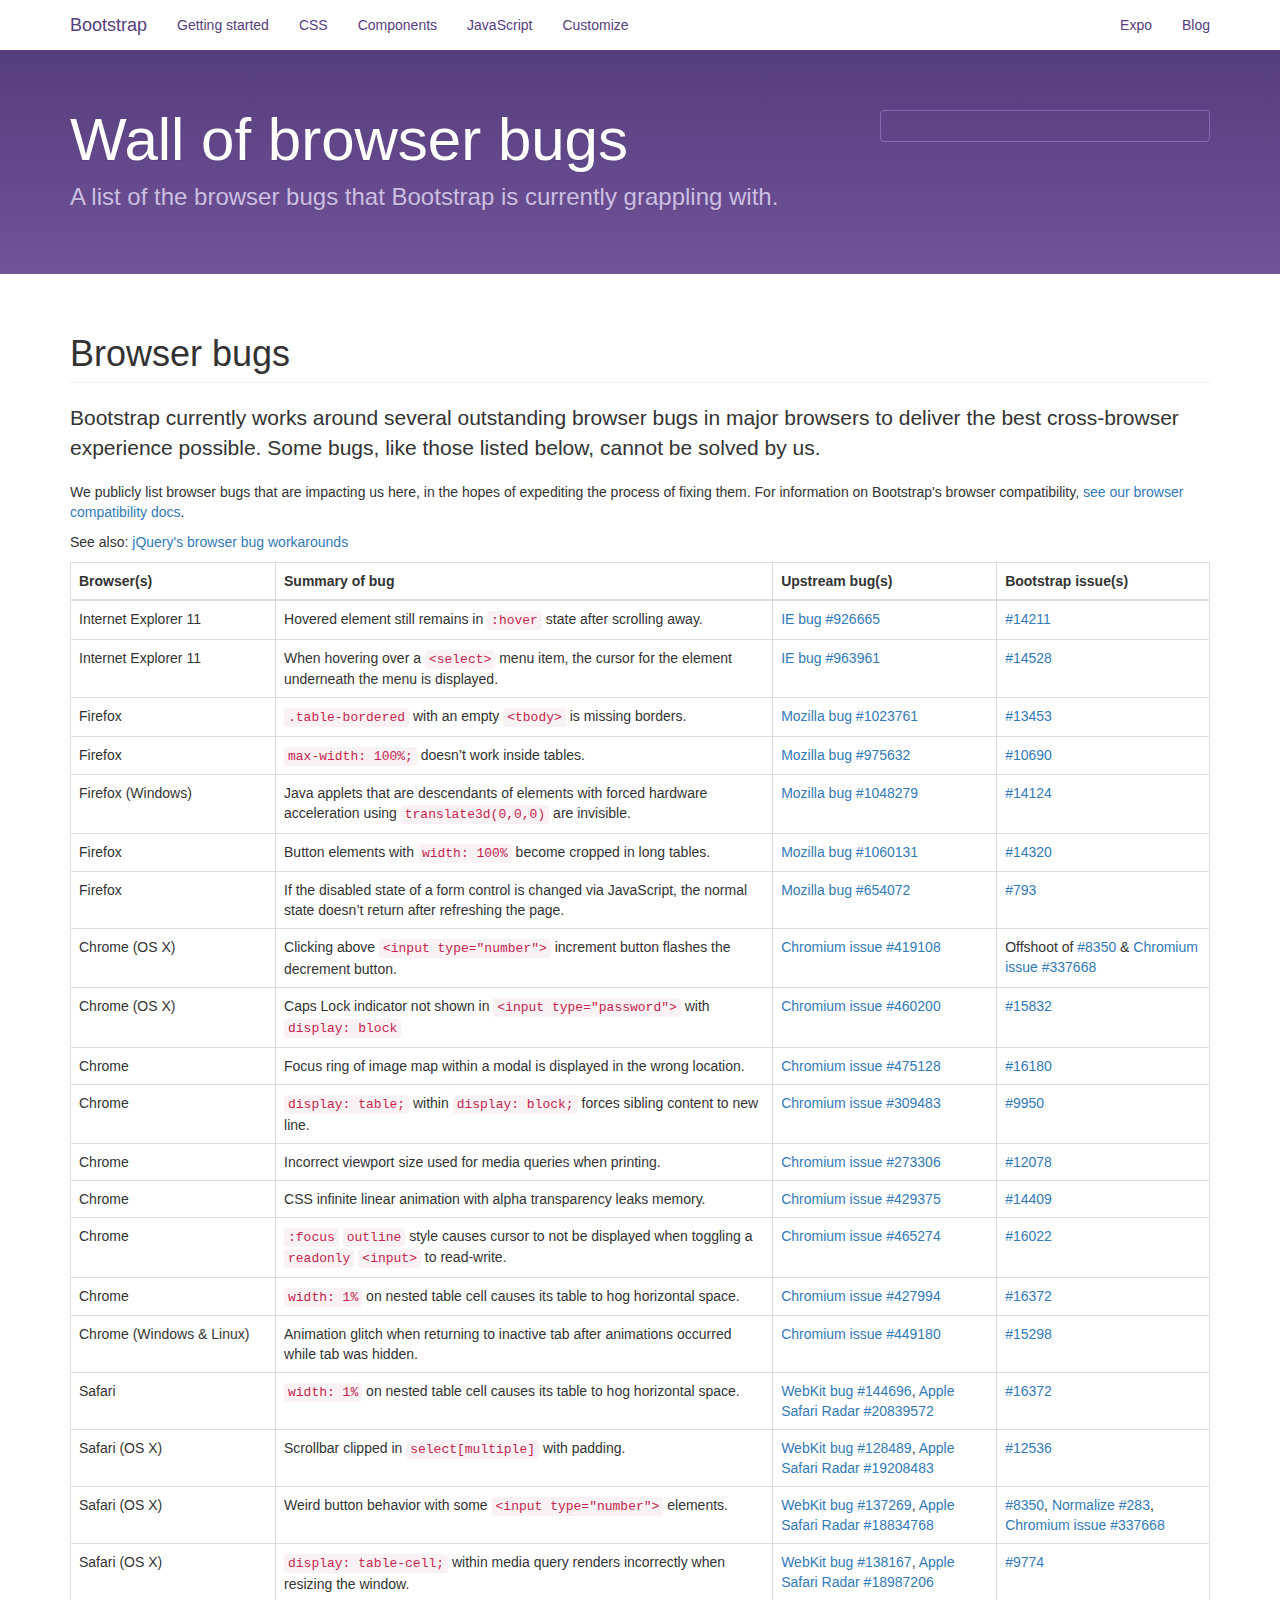
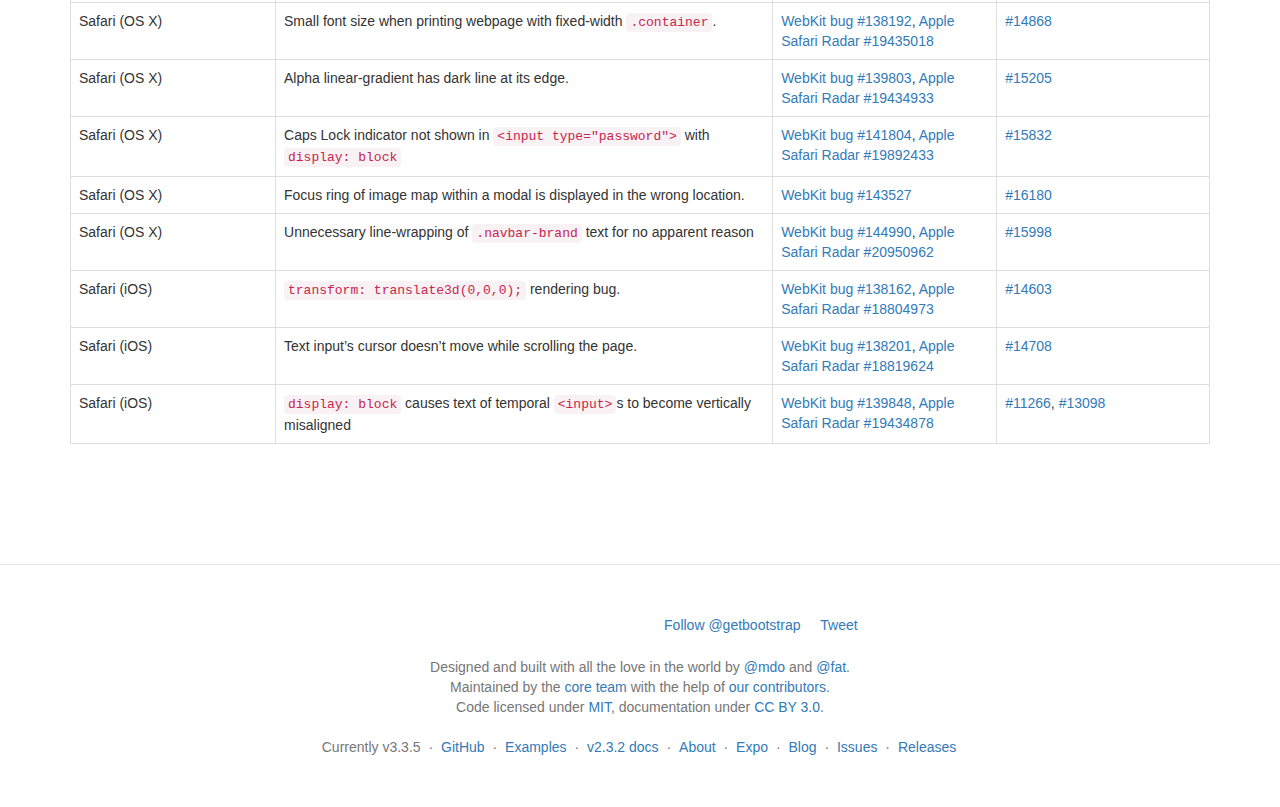
<file: Bootstrap-3-Offline-Docs/browser-bugs/index.html>
<!DOCTYPE html>
<html lang="en">
  <head>
    <!-- Meta, title, CSS, favicons, etc. -->
    <meta charset="utf-8">
<meta http-equiv="X-UA-Compatible" content="IE=edge">
<meta name="viewport" content="width=device-width, initial-scale=1">
<meta name="description" content="Bootstrap, a sleek, intuitive, and powerful mobile first front-end framework for faster and easier web development.">
<meta name="keywords" content="HTML, CSS, JS, JavaScript, framework, bootstrap, front-end, frontend, web development">
<meta name="author" content="Mark Otto, Jacob Thornton, and Bootstrap contributors">

<title>
  
    Wall of browser bugs &middot; Bootstrap
  
</title>

<!-- Bootstrap core CSS -->

<link href="../dist/css/bootstrap.css" rel="stylesheet">



<!-- Documentation extras -->

<link href="../assets/css/src/pygments-manni.css" rel="stylesheet">
<link href="../assets/css/src/docs.css" rel="stylesheet">

<!--[if lt IE 9]><script src="../assets/js/ie8-responsive-file-warning.js"></script><![endif]-->
<script src="../assets/js/ie-emulation-modes-warning.js"></script>

<!-- HTML5 shim and Respond.js for IE8 support of HTML5 elements and media queries -->
<!--[if lt IE 9]>
  <script src="https://oss.maxcdn.com/html5shiv/3.7.2/html5shiv.min.js"></script>
  <script src="https://oss.maxcdn.com/respond/1.4.2/respond.min.js"></script>
<![endif]-->

<!-- Favicons -->
<link rel="apple-touch-icon" href="/apple-touch-icon.png">
<link rel="icon" href="/favicon.ico">

<script>
  (function(i,s,o,g,r,a,m){i['GoogleAnalyticsObject']=r;i[r]=i[r]||function(){
  (i[r].q=i[r].q||[]).push(arguments)},i[r].l=1*new Date();a=s.createElement(o),
  m=s.getElementsByTagName(o)[0];a.async=1;a.src=g;m.parentNode.insertBefore(a,m)
  })(window,document,'script','//www.google-analytics.com/analytics.js','ga');
  ga('create', 'UA-146052-10', 'getbootstrap.com');
  ga('send', 'pageview');
</script>

  </head>
  <body>
    <a id="skippy" class="sr-only sr-only-focusable" href="#content"><div class="container"><span class="skiplink-text">Skip to main content</span></div></a>

    <!-- Docs master nav -->
    <header class="navbar navbar-static-top bs-docs-nav" id="top" role="banner">
  <div class="container">
    <div class="navbar-header">
      <button class="navbar-toggle collapsed" type="button" data-toggle="collapse" data-target="#bs-navbar" aria-controls="bs-navbar" aria-expanded="false">
        <span class="sr-only">Toggle navigation</span>
        <span class="icon-bar"></span>
        <span class="icon-bar"></span>
        <span class="icon-bar"></span>
      </button>
      <a href="../" class="navbar-brand">Bootstrap</a>
    </div>
    <nav id="bs-navbar" class="collapse navbar-collapse">
      <ul class="nav navbar-nav">
        <li>
          <a href="../getting-started/">Getting started</a>
        </li>
        <li>
          <a href="../css/">CSS</a>
        </li>
        <li>
          <a href="../components/">Components</a>
        </li>
        <li>
          <a href="../javascript/">JavaScript</a>
        </li>
        <li>
          <a href="../customize/">Customize</a>
        </li>
      </ul>
      <ul class="nav navbar-nav navbar-right">
        <li><a href="http://expo.getbootstrap.com" onclick="ga('send', 'event', 'Navbar', 'Community links', 'Expo');">Expo</a></li>
        <li><a href="http://blog.getbootstrap.com" onclick="ga('send', 'event', 'Navbar', 'Community links', 'Blog');">Blog</a></li>
      </ul>
    </nav>
  </div>
</header>


    <!-- Docs page layout -->
    <div class="bs-docs-header" id="content" tabindex="-1">
      <div class="container">
        <h1>Wall of browser bugs</h1>
        <p>A list of the browser bugs that Bootstrap is currently grappling with.</p>
        <div id="carbonads-container"><div class="carbonad"><div id="azcarbon"></div><script>var z = document.createElement("script"); z.async = true; z.src = "http://engine.carbonads.com/z/32341/azcarbon_2_1_0_HORIZ"; var s = document.getElementsByTagName("script")[0]; s.parentNode.insertBefore(z, s);</script></div></div>

      </div>
    </div>

    <div class="container bs-docs-container">

      <div class="row">
        <div class="col-md-12" role="main">
          <div class="bs-docs-section">
  <h1 id="browser-bugs" class="page-header">Browser bugs</h1>

  <p class="lead">Bootstrap currently works around several outstanding browser bugs in major browsers to deliver the best cross-browser experience possible. Some bugs, like those listed below, cannot be solved by us.</p>
  <p>We publicly list browser bugs that are impacting us here, in the hopes of expediting the process of fixing them. For information on Bootstrap's browser compatibility, <a href="../getting-started/#support">see our browser compatibility docs</a>.</p>
  <p>See also: <a href="https://docs.google.com/document/d/1LPaPA30bLUB_publLIMF0RlhdnPx_ePXm7oW02iiT6o">jQuery's browser bug workarounds</a></p>

  <div class="table-responsive">
    <table class="bs-docs-browser-bugs table table-bordered table-hover">
      <thead>
        <tr>
          <th>Browser(s)</th>
          <th>Summary of bug</th>
          <th>Upstream bug(s)</th>
          <th>Bootstrap issue(s)</th>
        </tr>
      </thead>
      <tbody>
        
        <tr>
          <td>Internet Explorer 11
</td>
          <td><p>Hovered element still remains in <code>:hover</code> state after scrolling away.</p>
</td>
          <td><a href="https://connect.microsoft.com/IE/feedback/details/926665">IE bug #926665</a>
</td>
          <td><a href="https://github.com/twbs/bootstrap/issues/14211">#14211</a>
</td>
        </tr>
        
        <tr>
          <td>Internet Explorer 11
</td>
          <td><p>When hovering over a <code>&lt;select&gt;</code> menu item, the cursor for the element underneath the menu is displayed.</p>
</td>
          <td><a href="https://connect.microsoft.com/IE/feedback/details/963961">IE bug #963961</a>
</td>
          <td><a href="https://github.com/twbs/bootstrap/issues/14528">#14528</a>
</td>
        </tr>
        
        <tr>
          <td>Firefox
</td>
          <td><p><code>.table-bordered</code> with an empty <code>&lt;tbody&gt;</code> is missing borders.</p>
</td>
          <td><a href="https://bugzilla.mozilla.org/show_bug.cgi?id=1023761">Mozilla bug #1023761</a>
</td>
          <td><a href="https://github.com/twbs/bootstrap/issues/13453">#13453</a>
</td>
        </tr>
        
        <tr>
          <td>Firefox
</td>
          <td><p><code>max-width: 100%;</code> doesn’t work inside tables.</p>
</td>
          <td><a href="https://bugzilla.mozilla.org/show_bug.cgi?id=975632">Mozilla bug #975632</a>
</td>
          <td><a href="https://github.com/twbs/bootstrap/issues/10690">#10690</a>
</td>
        </tr>
        
        <tr>
          <td>Firefox (Windows)
</td>
          <td><p>Java applets that are descendants of elements with forced hardware acceleration using <code>translate3d(0,0,0)</code> are invisible.</p>
</td>
          <td><a href="https://bugzilla.mozilla.org/show_bug.cgi?id=1048279">Mozilla bug #1048279</a>
</td>
          <td><a href="https://github.com/twbs/bootstrap/issues/14124">#14124</a>
</td>
        </tr>
        
        <tr>
          <td>Firefox
</td>
          <td><p>Button elements with <code>width: 100%</code> become cropped in long tables.</p>
</td>
          <td><a href="https://bugzilla.mozilla.org/show_bug.cgi?id=1060131">Mozilla bug #1060131</a>
</td>
          <td><a href="https://github.com/twbs/bootstrap/issues/14320">#14320</a>
</td>
        </tr>
        
        <tr>
          <td>Firefox
</td>
          <td><p>If the disabled state of a form control is changed via JavaScript, the normal state doesn’t return after refreshing the page.</p>
</td>
          <td><a href="https://bugzilla.mozilla.org/show_bug.cgi?id=654072">Mozilla bug #654072</a>
</td>
          <td><a href="https://github.com/twbs/bootstrap/issues/793">#793</a>
</td>
        </tr>
        
        <tr>
          <td>Chrome (OS X)
</td>
          <td><p>Clicking above <code>&lt;input type="number"&gt;</code> increment button flashes the decrement button.</p>
</td>
          <td><a href="https://code.google.com/p/chromium/issues/detail?id=419108">Chromium issue #419108</a>
</td>
          <td>Offshoot of <a href="https://github.com/twbs/bootstrap/issues/8350">#8350</a> & <a href="https://code.google.com/p/chromium/issues/detail?id=337668">Chromium issue #337668</a>
</td>
        </tr>
        
        <tr>
          <td>Chrome (OS X)
</td>
          <td><p>Caps Lock indicator not shown in <code>&lt;input type="password"&gt;</code> with <code>display: block</code></p>
</td>
          <td><a href="https://code.google.com/p/chromium/issues/detail?id=460200">Chromium issue #460200</a>
</td>
          <td><a href="https://github.com/twbs/bootstrap/issues/15832">#15832</a>
</td>
        </tr>
        
        <tr>
          <td>Chrome
</td>
          <td><p>Focus ring of image map within a modal is displayed in the wrong location.</p>
</td>
          <td><a href="https://code.google.com/p/chromium/issues/detail?id=475128">Chromium issue #475128</a>
</td>
          <td><a href="https://github.com/twbs/bootstrap/issues/16180">#16180</a>
</td>
        </tr>
        
        <tr>
          <td>Chrome
</td>
          <td><p><code>display: table;</code> within <code>display: block;</code> forces sibling content to new line.</p>
</td>
          <td><a href="https://code.google.com/p/chromium/issues/detail?id=309483">Chromium issue #309483</a>
</td>
          <td><a href="https://github.com/twbs/bootstrap/issues/9950">#9950</a>
</td>
        </tr>
        
        <tr>
          <td>Chrome
</td>
          <td><p>Incorrect viewport size used for media queries when printing.</p>
</td>
          <td><a href="https://code.google.com/p/chromium/issues/detail?id=273306">Chromium issue #273306</a>
</td>
          <td><a href="https://github.com/twbs/bootstrap/issues/12078">#12078</a>
</td>
        </tr>
        
        <tr>
          <td>Chrome
</td>
          <td><p>CSS infinite linear animation with alpha transparency leaks memory.</p>
</td>
          <td><a href="https://code.google.com/p/chromium/issues/detail?id=429375">Chromium issue #429375</a>
</td>
          <td><a href="https://github.com/twbs/bootstrap/issues/14409">#14409</a>
</td>
        </tr>
        
        <tr>
          <td>Chrome
</td>
          <td><p><code>:focus</code> <code>outline</code> style causes cursor to not be displayed when toggling a <code>readonly</code> <code>&lt;input&gt;</code> to read-write.</p>
</td>
          <td><a href="https://code.google.com/p/chromium/issues/detail?id=465274">Chromium issue #465274</a>
</td>
          <td><a href="https://github.com/twbs/bootstrap/issues/16022">#16022</a>
</td>
        </tr>
        
        <tr>
          <td>Chrome
</td>
          <td><p><code>width: 1%</code> on nested table cell causes its table to hog horizontal space.</p>
</td>
          <td><a href="https://code.google.com/p/chromium/issues/detail?id=427994">Chromium issue #427994</a>
</td>
          <td><a href="https://github.com/twbs/bootstrap/issues/16372">#16372</a>
</td>
        </tr>
        
        <tr>
          <td>Chrome (Windows & Linux)
</td>
          <td><p>Animation glitch when returning to inactive tab after animations occurred while tab was hidden.</p>
</td>
          <td><a href="https://code.google.com/p/chromium/issues/detail?id=449180">Chromium issue #449180</a>
</td>
          <td><a href="https://github.com/twbs/bootstrap/issues/15298">#15298</a>
</td>
        </tr>
        
        <tr>
          <td>Safari
</td>
          <td><p><code>width: 1%</code> on nested table cell causes its table to hog horizontal space.</p>
</td>
          <td><a href="https://bugs.webkit.org/show_bug.cgi?id=144696">WebKit bug #144696</a>, <a href="https://openradar.appspot.com/20839572">Apple Safari Radar #20839572</a>
</td>
          <td><a href="https://github.com/twbs/bootstrap/issues/16372">#16372</a>
</td>
        </tr>
        
        <tr>
          <td>Safari (OS X)
</td>
          <td><p>Scrollbar clipped in <code>select[multiple]</code> with padding.</p>
</td>
          <td><a href="https://bugs.webkit.org/show_bug.cgi?id=128489">WebKit bug #128489</a>, <a href="https://openradar.appspot.com/19208483">Apple Safari Radar #19208483</a>
</td>
          <td><a href="https://github.com/twbs/bootstrap/issues/12536">#12536</a>
</td>
        </tr>
        
        <tr>
          <td>Safari (OS X)
</td>
          <td><p>Weird button behavior with some <code>&lt;input type="number"&gt;</code> elements.</p>
</td>
          <td><a href="https://bugs.webkit.org/show_bug.cgi?id=137269">WebKit bug #137269</a>, <a href="https://openradar.appspot.com/18834768">Apple Safari Radar #18834768</a>
</td>
          <td><a href="https://github.com/twbs/bootstrap/issues/8350">#8350</a>, <a href="https://github.com/necolas/normalize.css/issues/283">Normalize #283</a>, <a href="https://code.google.com/p/chromium/issues/detail?id=337668">Chromium issue #337668</a>
</td>
        </tr>
        
        <tr>
          <td>Safari (OS X)
</td>
          <td><p><code>display: table-cell;</code> within media query renders incorrectly when resizing the window.</p>
</td>
          <td><a href="https://bugs.webkit.org/show_bug.cgi?id=138167">WebKit bug #138167</a>, <a href="https://openradar.appspot.com/18987206">Apple Safari Radar #18987206</a>
</td>
          <td><a href="https://github.com/twbs/bootstrap/issues/9774">#9774</a>
</td>
        </tr>
        
        <tr>
          <td>Safari (OS X)
</td>
          <td><p>Small font size when printing webpage with fixed-width <code>.container</code>.</p>
</td>
          <td><a href="https://bugs.webkit.org/show_bug.cgi?id=138192">WebKit bug #138192</a>, <a href="https://openradar.appspot.com/19435018">Apple Safari Radar #19435018</a>
</td>
          <td><a href="https://github.com/twbs/bootstrap/issues/14868">#14868</a>
</td>
        </tr>
        
        <tr>
          <td>Safari (OS X)
</td>
          <td><p>Alpha linear-gradient has dark line at its edge.</p>
</td>
          <td><a href="https://bugs.webkit.org/show_bug.cgi?id=139803">WebKit bug #139803</a>, <a href="https://openradar.appspot.com/19434933">Apple Safari Radar #19434933</a>
</td>
          <td><a href="https://github.com/twbs/bootstrap/issues/15205">#15205</a>
</td>
        </tr>
        
        <tr>
          <td>Safari (OS X)
</td>
          <td><p>Caps Lock indicator not shown in <code>&lt;input type="password"&gt;</code> with <code>display: block</code></p>
</td>
          <td><a href="https://bugs.webkit.org/show_bug.cgi?id=141804">WebKit bug #141804</a>, <a href="https://openradar.appspot.com/19892433">Apple Safari Radar #19892433</a>
</td>
          <td><a href="https://github.com/twbs/bootstrap/issues/15832">#15832</a>
</td>
        </tr>
        
        <tr>
          <td>Safari (OS X)
</td>
          <td><p>Focus ring of image map within a modal is displayed in the wrong location.</p>
</td>
          <td><a href="https://bugs.webkit.org/show_bug.cgi?id=143527">WebKit bug #143527</a>
</td>
          <td><a href="https://github.com/twbs/bootstrap/issues/16180">#16180</a>
</td>
        </tr>
        
        <tr>
          <td>Safari (OS X)
</td>
          <td><p>Unnecessary line-wrapping of <code>.navbar-brand</code> text for no apparent reason</p>
</td>
          <td><a href="https://bugs.webkit.org/show_bug.cgi?id=144990">WebKit bug #144990</a>, <a href="https://openradar.appspot.com/20950962">Apple Safari Radar #20950962</a>
</td>
          <td><a href="https://github.com/twbs/bootstrap/issues/15998">#15998</a>
</td>
        </tr>
        
        <tr>
          <td>Safari (iOS)
</td>
          <td><p><code>transform: translate3d(0,0,0);</code> rendering bug.</p>
</td>
          <td><a href="https://bugs.webkit.org/show_bug.cgi?id=138162">WebKit bug #138162</a>, <a href="https://openradar.appspot.com/18804973">Apple Safari Radar #18804973</a>
</td>
          <td><a href="https://github.com/twbs/bootstrap/issues/14603">#14603</a>
</td>
        </tr>
        
        <tr>
          <td>Safari (iOS)
</td>
          <td><p>Text input’s cursor doesn’t move while scrolling the page.</p>
</td>
          <td><a href="https://bugs.webkit.org/show_bug.cgi?id=138201">WebKit bug #138201</a>, <a href="https://openradar.appspot.com/18819624">Apple Safari Radar #18819624</a>
</td>
          <td><a href="https://github.com/twbs/bootstrap/issues/14708">#14708</a>
</td>
        </tr>
        
        <tr>
          <td>Safari (iOS)
</td>
          <td><p><code>display: block</code> causes text of temporal <code>&lt;input&gt;</code>s to become vertically misaligned</p>
</td>
          <td><a href="https://bugs.webkit.org/show_bug.cgi?id=139848">WebKit bug #139848</a>, <a href="https://openradar.appspot.com/19434878">Apple Safari Radar #19434878</a>
</td>
          <td><a href="https://github.com/twbs/bootstrap/issues/11266">#11266</a>, <a href="https://github.com/twbs/bootstrap/issues/13098">#13098</a>
</td>
        </tr>
        
      </tbody>
    </table>
  </div>
</div>

        </div>
        
      </div>
    </div>

    <!-- Footer
================================================== -->
<footer class="bs-docs-footer" role="contentinfo">
  <div class="container">
    <div class="bs-docs-social">
  <ul class="bs-docs-social-buttons">
    <li>
      <iframe class="github-btn" src="https://ghbtns.com/github-btn.html?user=twbs&amp;repo=bootstrap&amp;type=watch&amp;count=true" width="100" height="20" title="Star on GitHub"></iframe>
    </li>
    <li>
      <iframe class="github-btn" src="https://ghbtns.com/github-btn.html?user=twbs&amp;repo=bootstrap&amp;type=fork&amp;count=true" width="102" height="20" title="Fork on GitHub"></iframe>
    </li>
    <li class="follow-btn">
      <a href="https://twitter.com/getbootstrap" class="twitter-follow-button" data-link-color="#0069D6" data-show-count="true">Follow @getbootstrap</a>
    </li>
    <li class="tweet-btn">
      <a href="https://twitter.com/share" class="twitter-share-button" data-url="http://getbootstrap.com/" data-count="horizontal" data-via="getbootstrap" data-related="mdo:Creator of Bootstrap">Tweet</a>
    </li>
  </ul>
</div>


    <p>Designed and built with all the love in the world by <a href="https://twitter.com/mdo" target="_blank">@mdo</a> and <a href="https://twitter.com/fat" target="_blank">@fat</a>.</p>
    <p>Maintained by the <a href="https://github.com/orgs/twbs/people">core team</a> with the help of <a href="https://github.com/twbs/bootstrap/graphs/contributors">our contributors</a>.</p>
    <p>Code licensed under <a rel="license" href="https://github.com/twbs/bootstrap/blob/master/LICENSE" target="_blank">MIT</a>, documentation under <a rel="license" href="https://creativecommons.org/licenses/by/3.0/" target="_blank">CC BY 3.0</a>.</p>
    <ul class="bs-docs-footer-links text-muted">
      <li>Currently v3.3.5</li>
      <li>&middot;</li>
      <li><a href="https://github.com/twbs/bootstrap">GitHub</a></li>
      <li>&middot;</li>
      <li><a href="../getting-started/#examples">Examples</a></li>
      <li>&middot;</li>
      <li><a href="../2.3.2/">v2.3.2 docs</a></li>
      <li>&middot;</li>
      <li><a href="../about/">About</a></li>
      <li>&middot;</li>
      <li><a href="http://expo.getbootstrap.com">Expo</a></li>
      <li>&middot;</li>
      <li><a href="http://blog.getbootstrap.com">Blog</a></li>
      <li>&middot;</li>
      <li><a href="https://github.com/twbs/bootstrap/issues">Issues</a></li>
      <li>&middot;</li>
      <li><a href="https://github.com/twbs/bootstrap/releases">Releases</a></li>
    </ul>
  </div>
</footer>

<!-- Bootstrap core JavaScript
================================================== -->
<!-- Placed at the end of the document so the pages load faster -->
<script src="https://ajax.googleapis.com/ajax/libs/jquery/1.11.3/jquery.min.js"></script>


  <script src="../dist/js/bootstrap.js"></script>



  
  <script src="../assets/js/vendor/holder.min.js"></script>
  
  <script src="../assets/js/vendor/ZeroClipboard.min.js"></script>
  
  <script src="../assets/js/vendor/anchor.js"></script>
  
  <script src="../assets/js/src/application.js"></script>
  




<!-- IE10 viewport hack for Surface/desktop Windows 8 bug -->
<script src="../assets/js/ie10-viewport-bug-workaround.js"></script>


<script>
  window.twttr = (function (d,s,id) {
    var t, js, fjs = d.getElementsByTagName(s)[0];
    if (d.getElementById(id)) return; js=d.createElement(s); js.id=id; js.async=1;
    js.src="https://platform.twitter.com/widgets.js"; fjs.parentNode.insertBefore(js, fjs);
    return window.twttr || (t = { _e: [], ready: function(f){ t._e.push(f) } });
  }(document, "script", "twitter-wjs"));
</script>

<!-- Analytics
================================================== -->
<script>
  var _gauges = _gauges || [];
  (function() {
    var t   = document.createElement('script');
    t.async = true;
    t.id    = 'gauges-tracker';
    t.setAttribute('data-site-id', '4f0dc9fef5a1f55508000013');
    t.src = '//secure.gaug.es/track.js';
    var s = document.getElementsByTagName('script')[0];
    s.parentNode.insertBefore(t, s);
  })();
</script>

  </body>
</html>
</file>
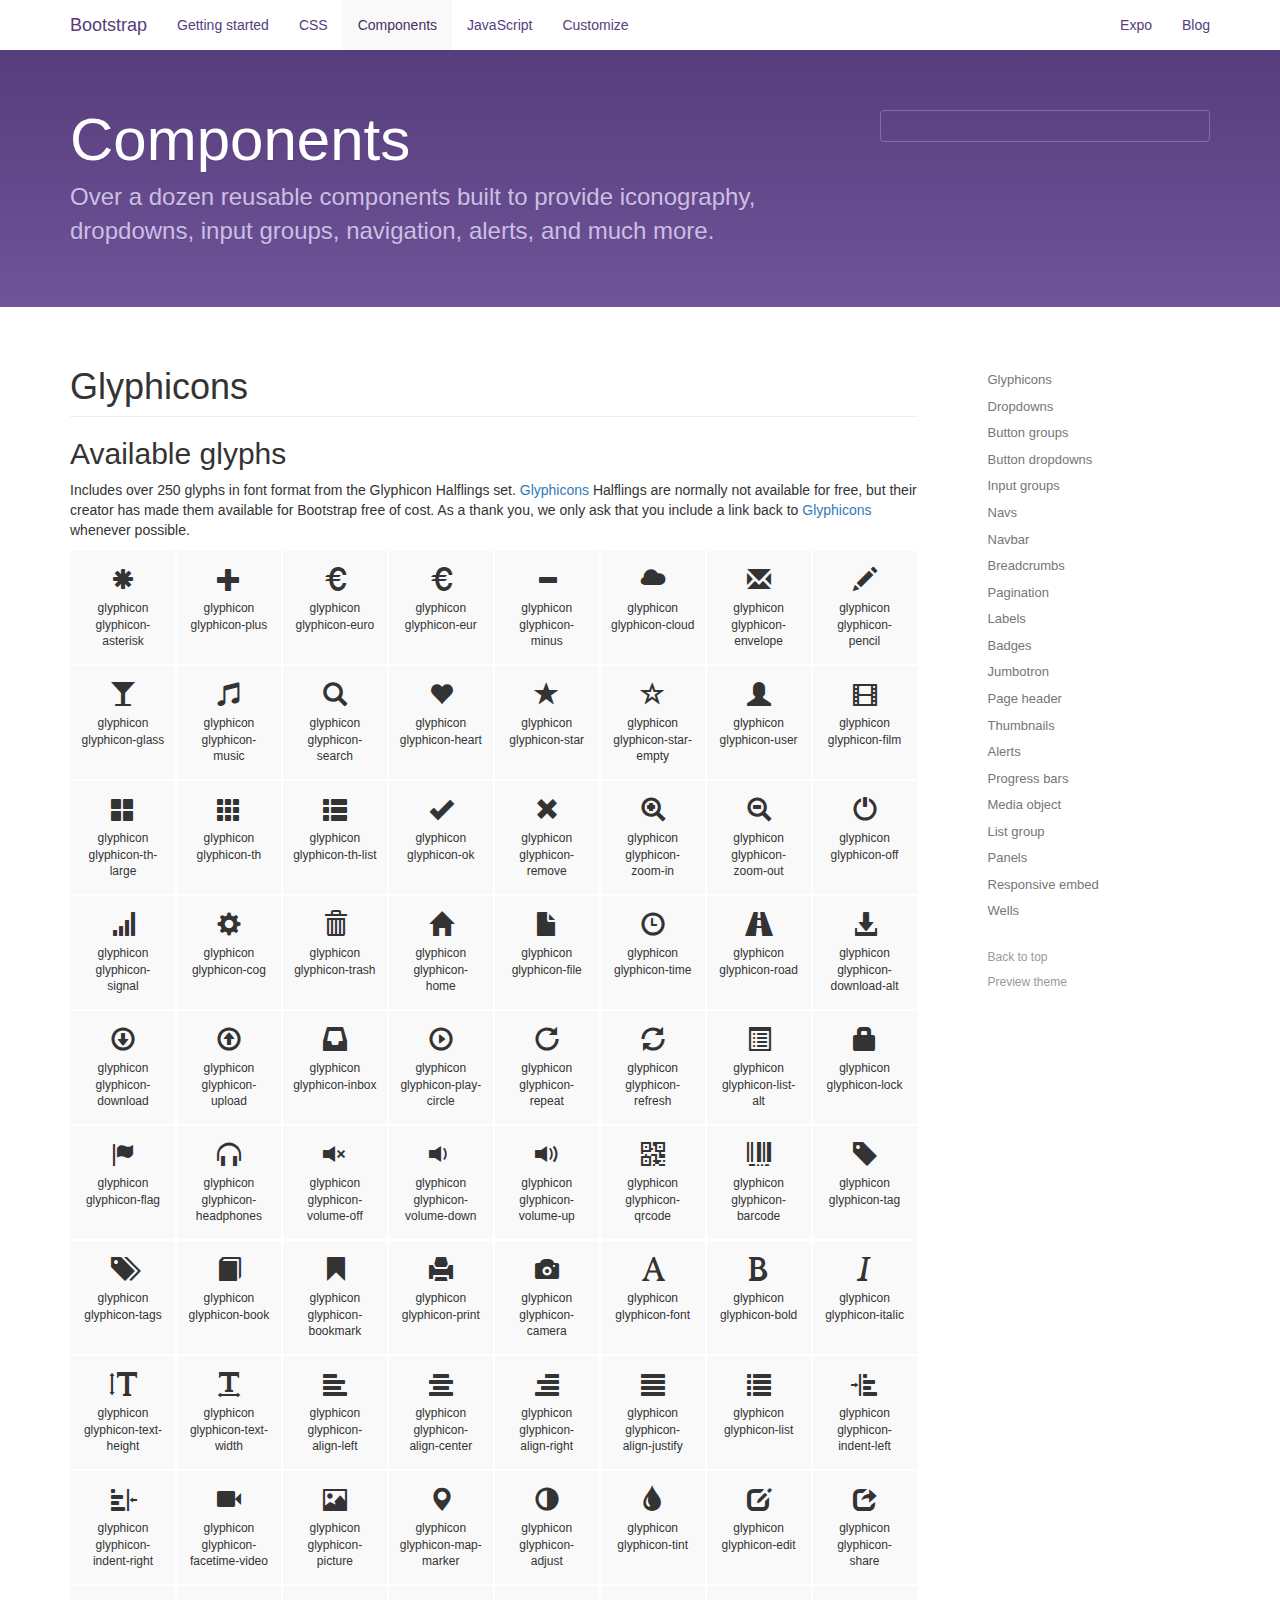
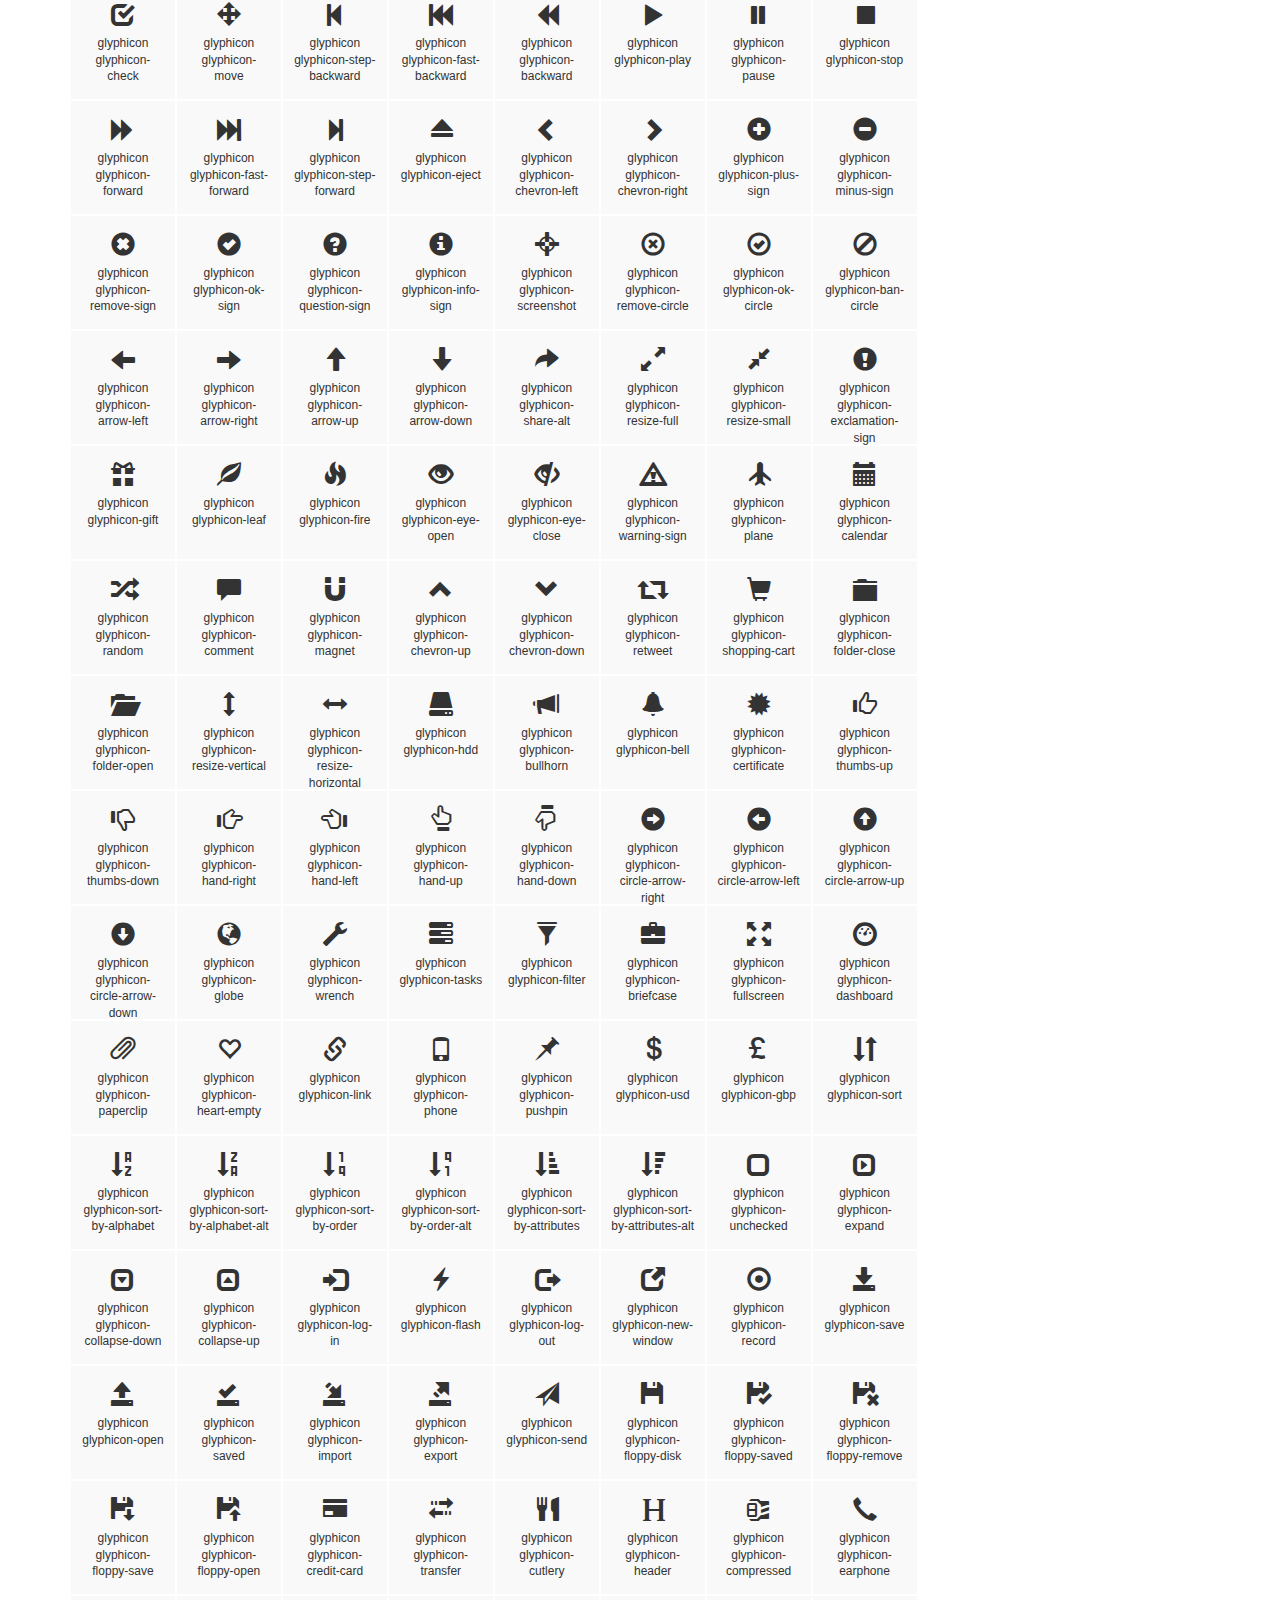
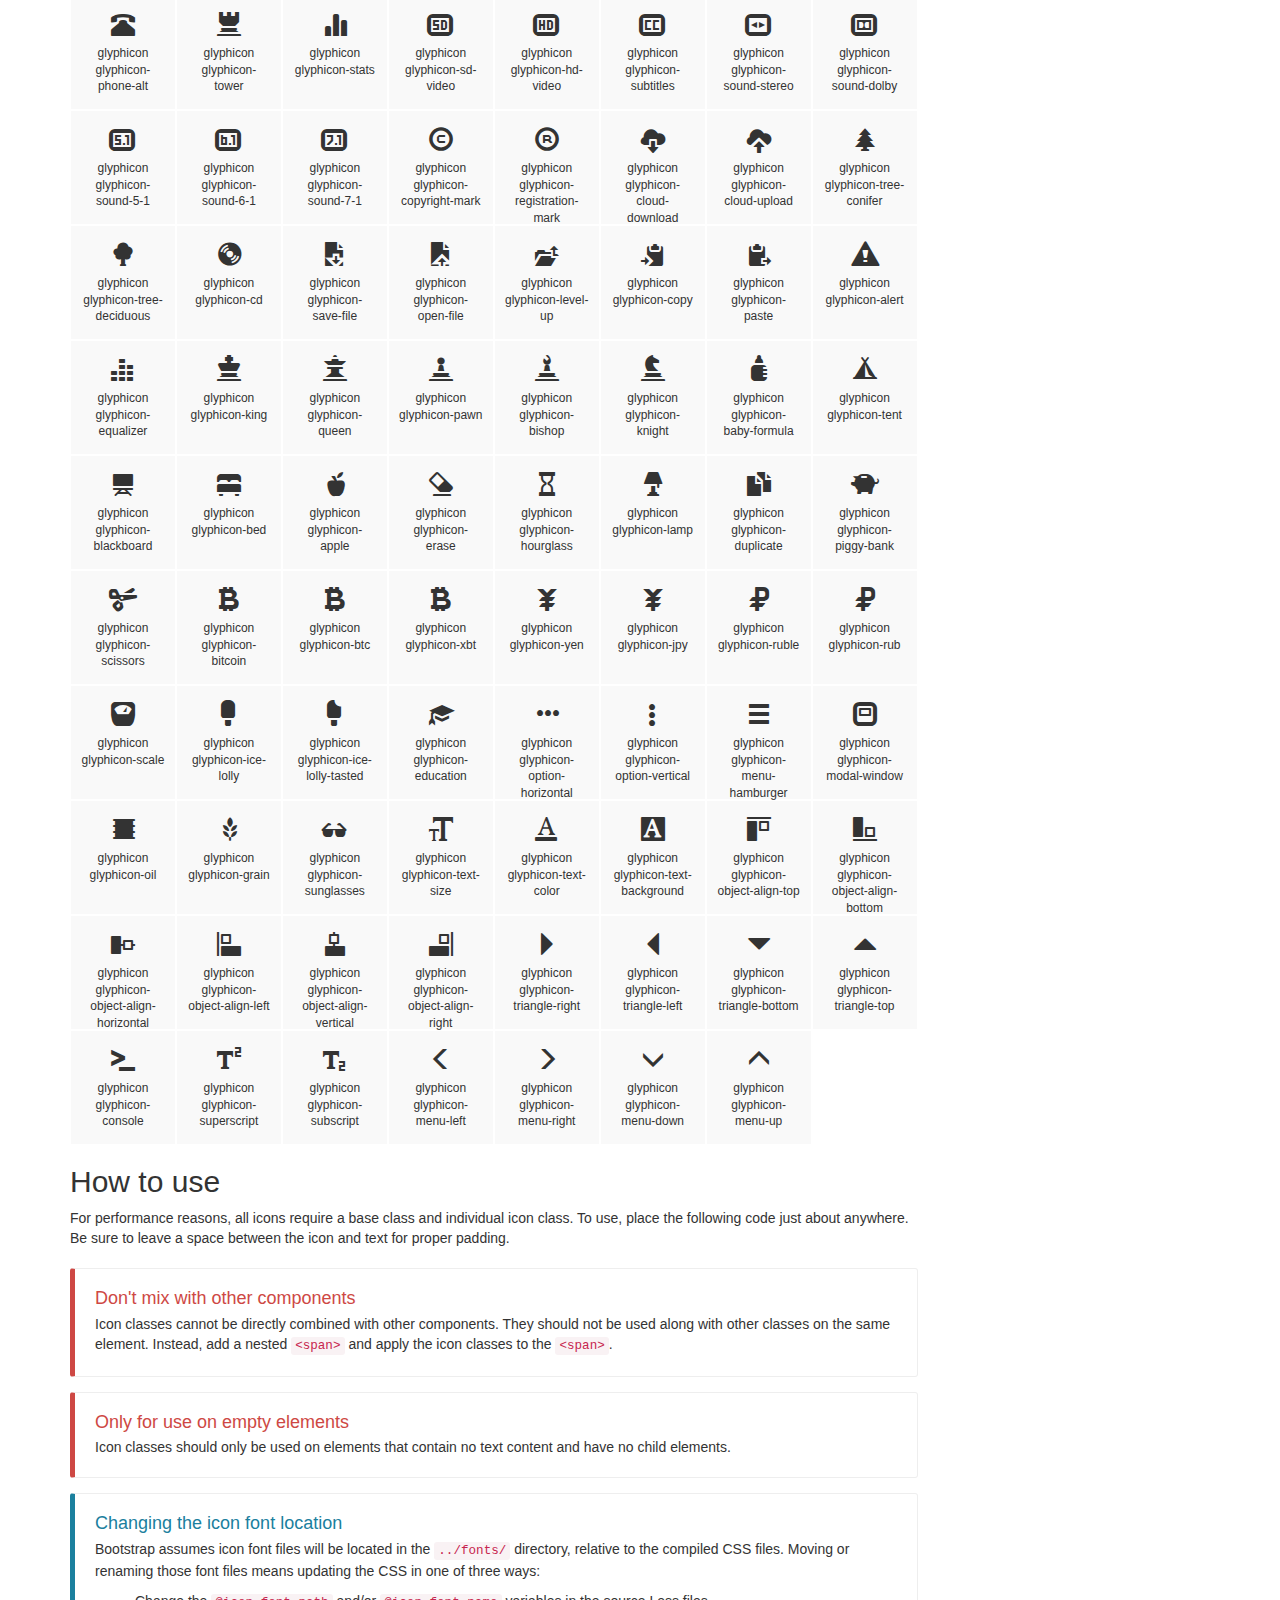
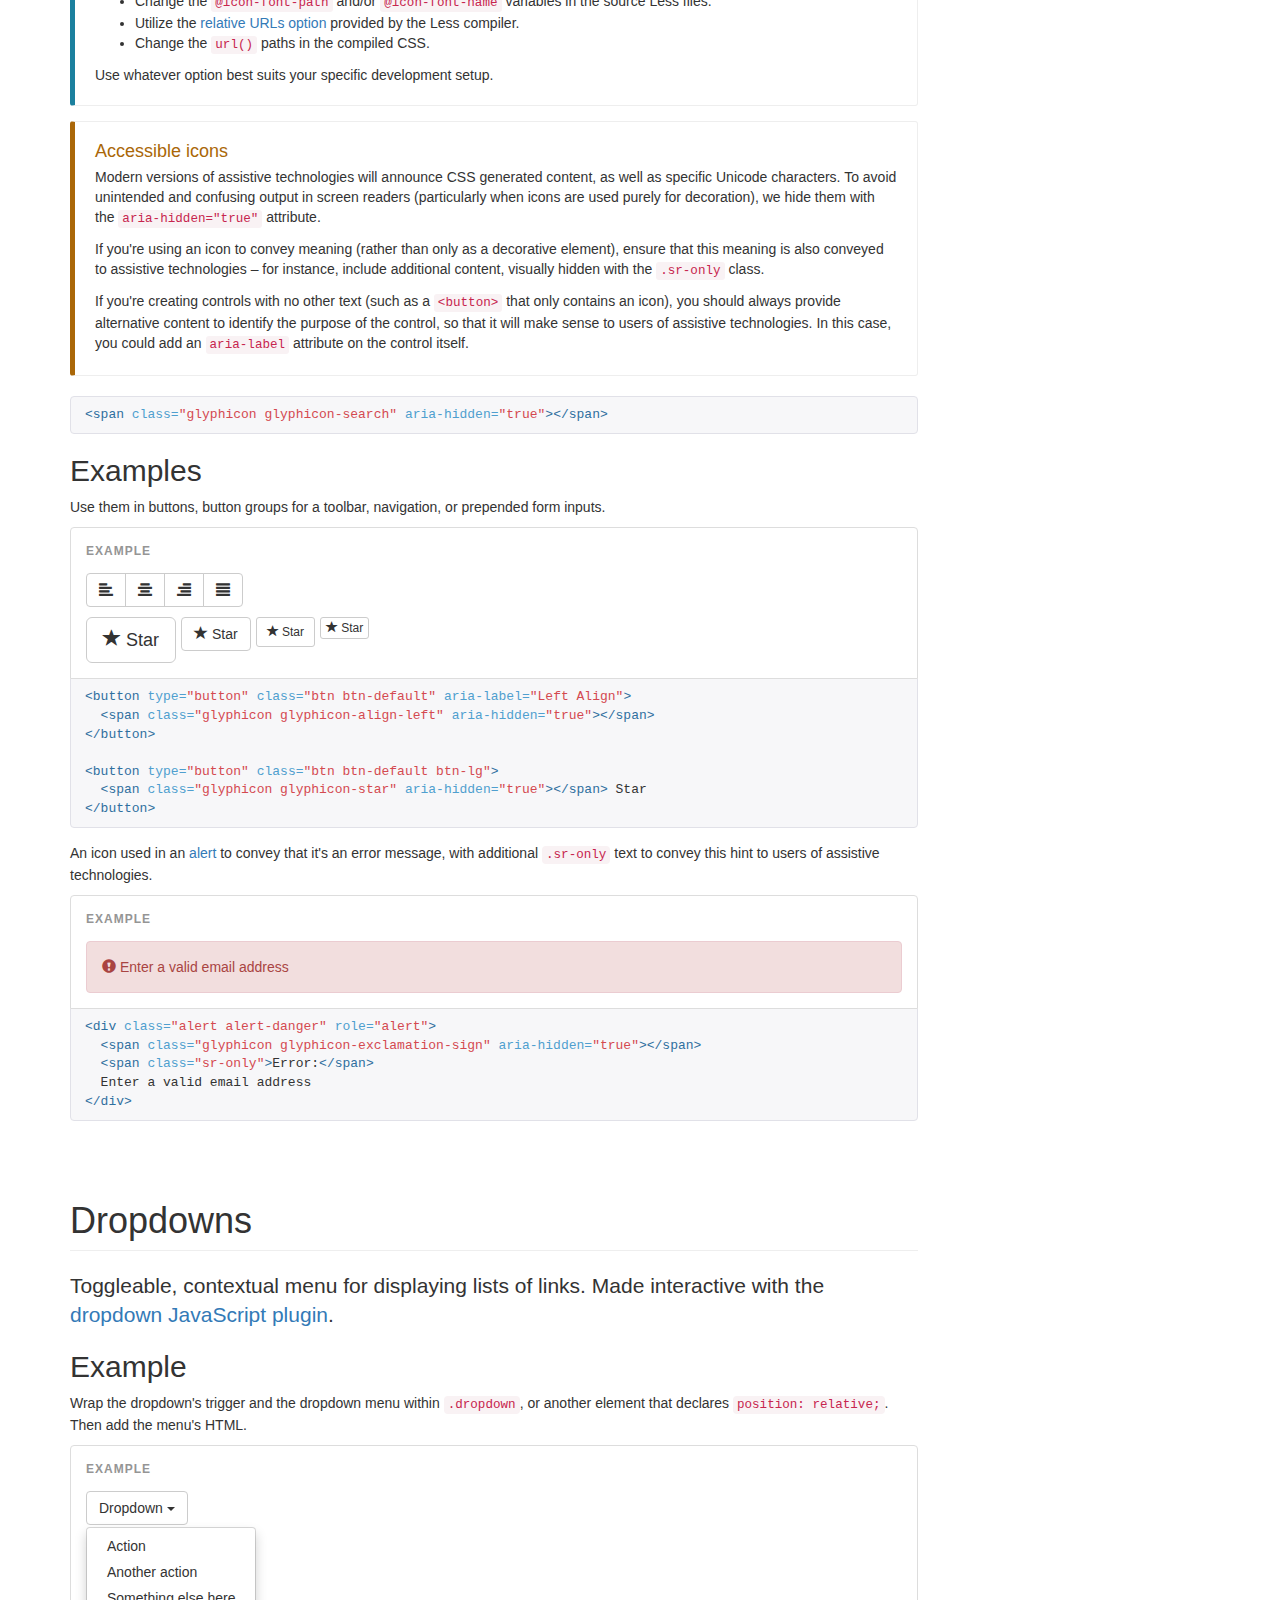
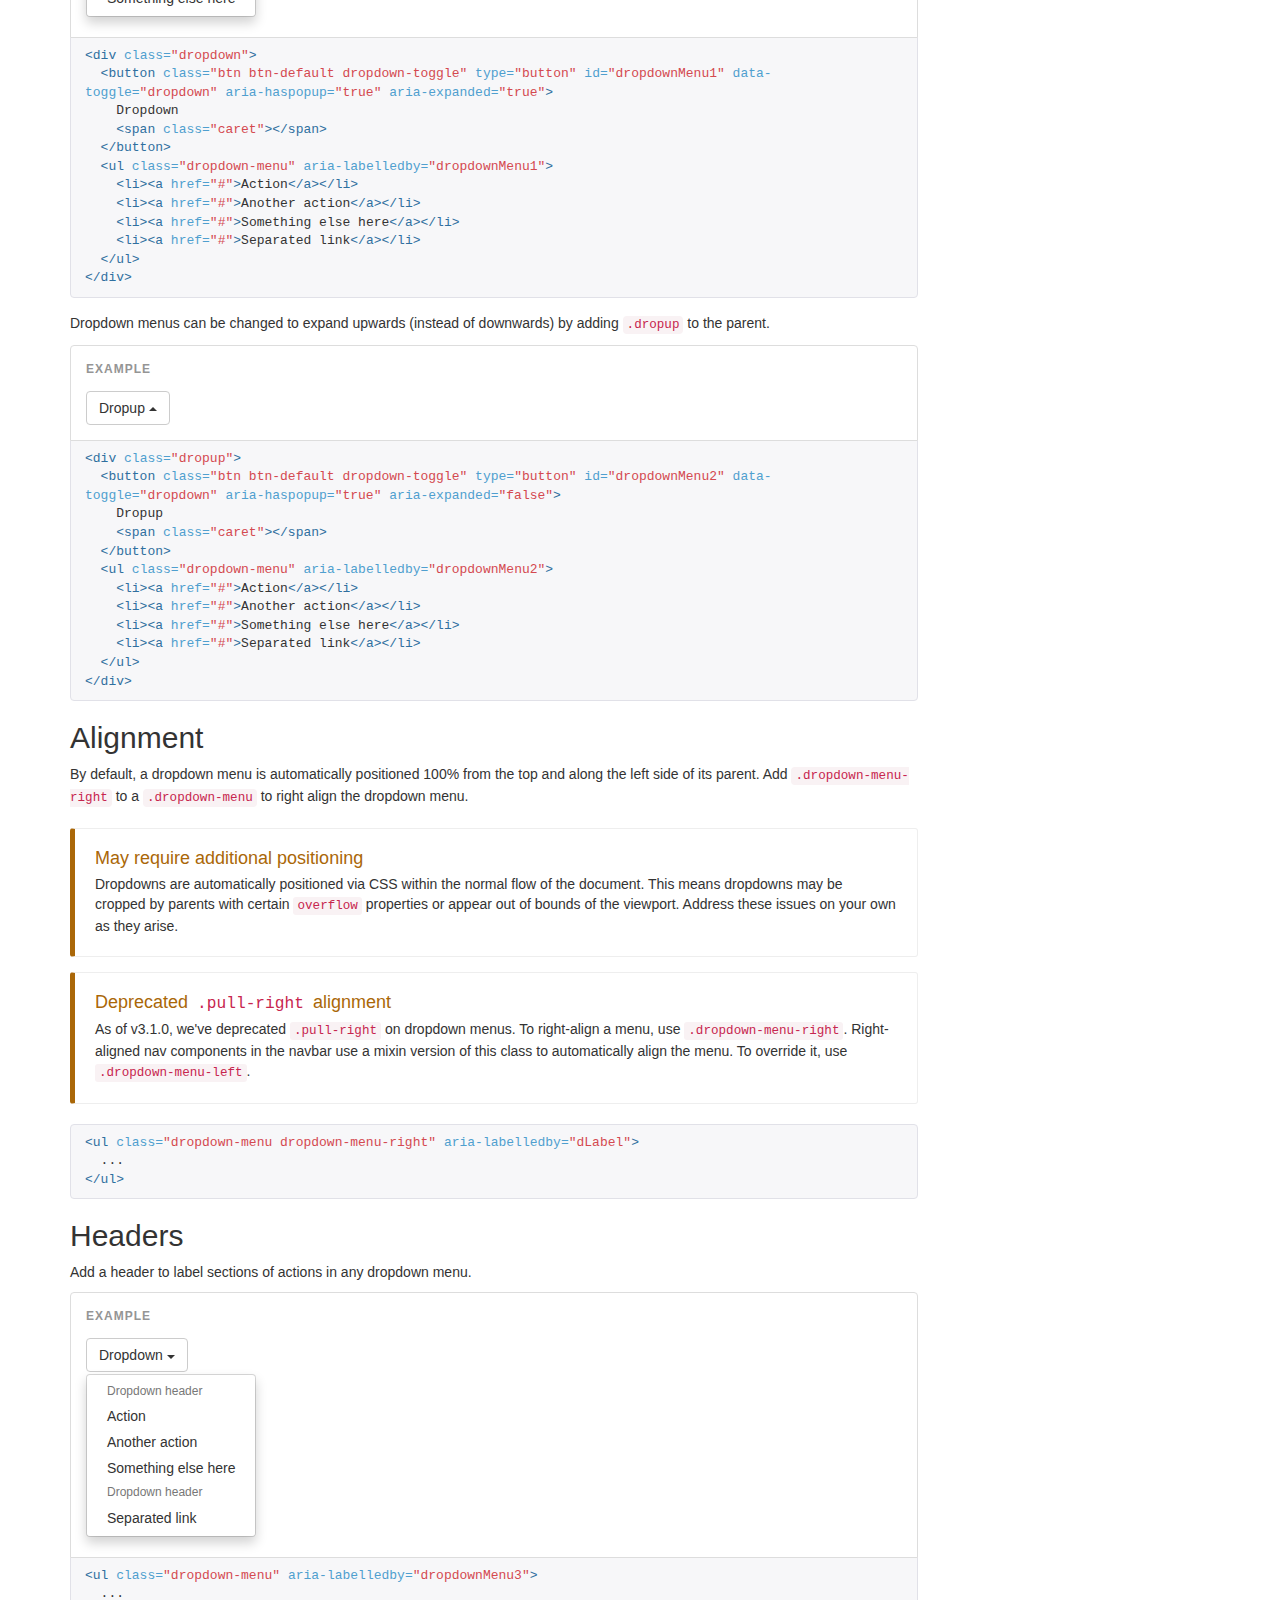
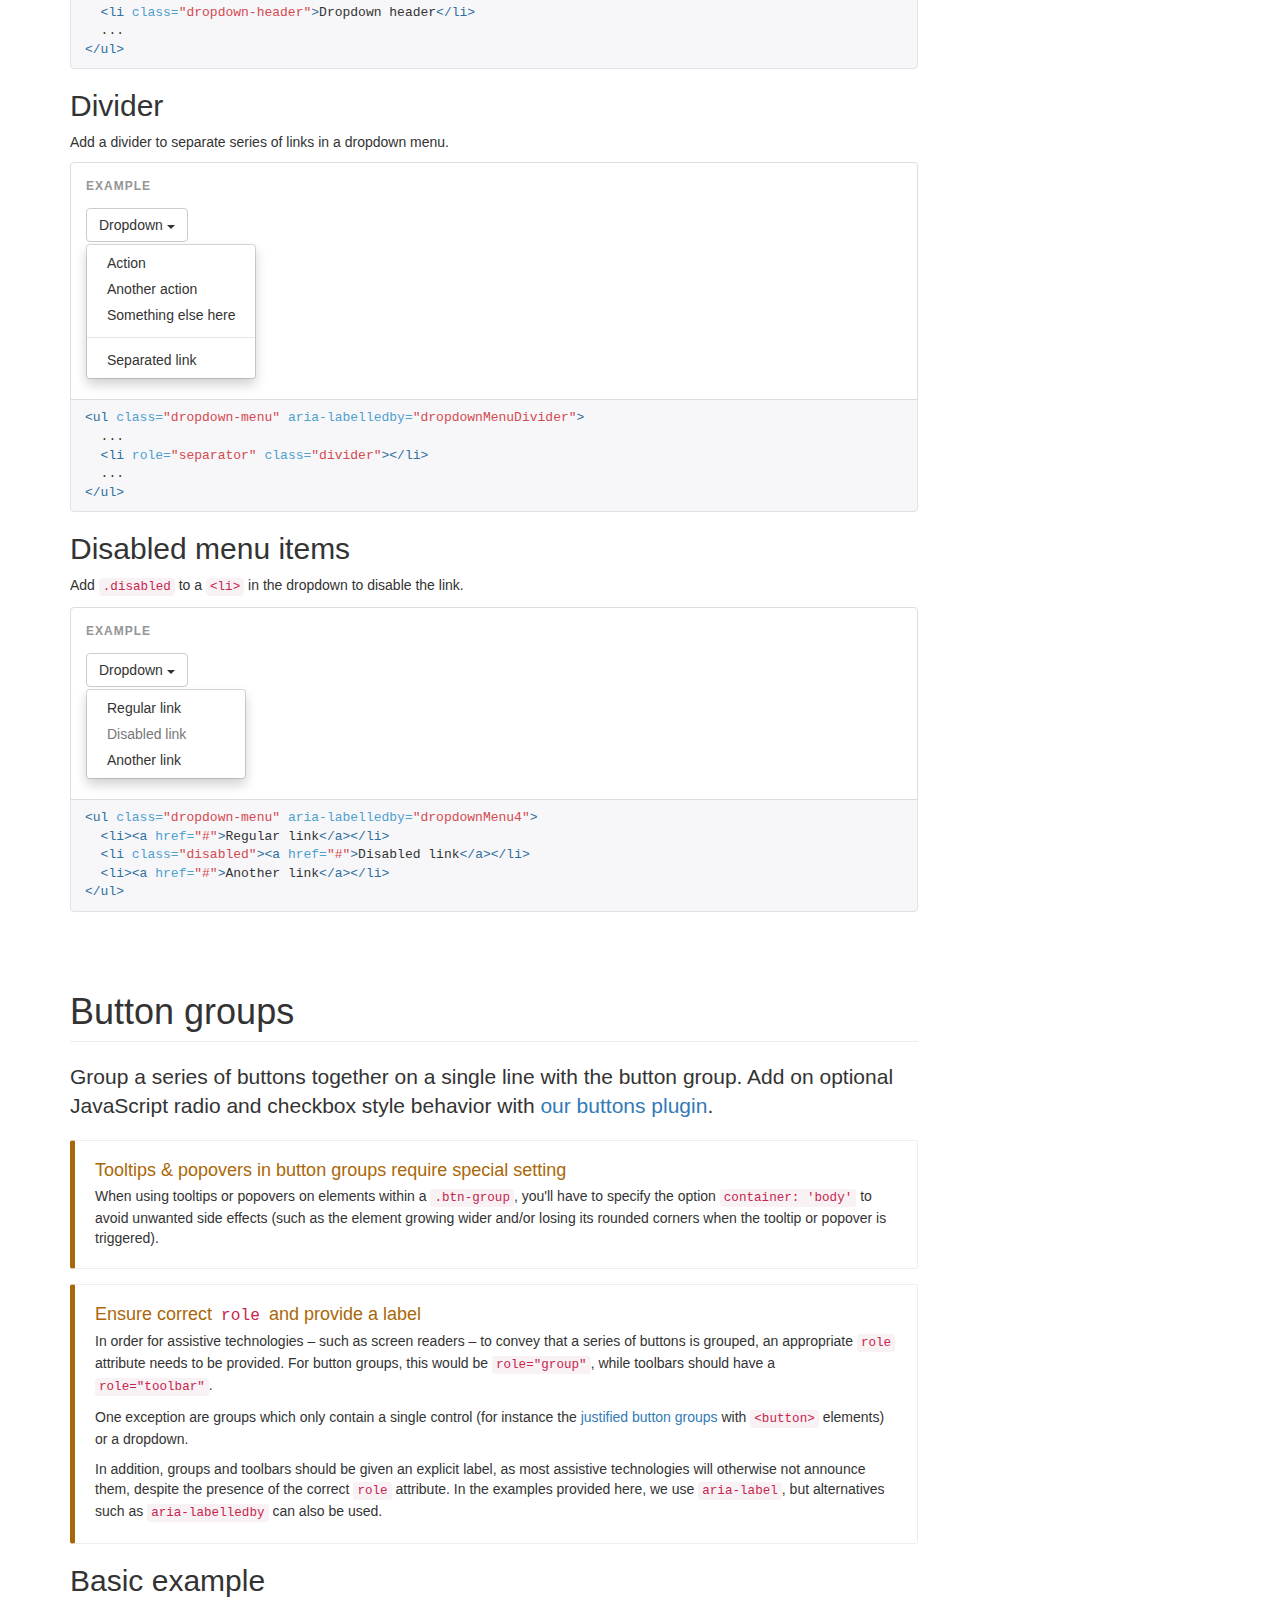
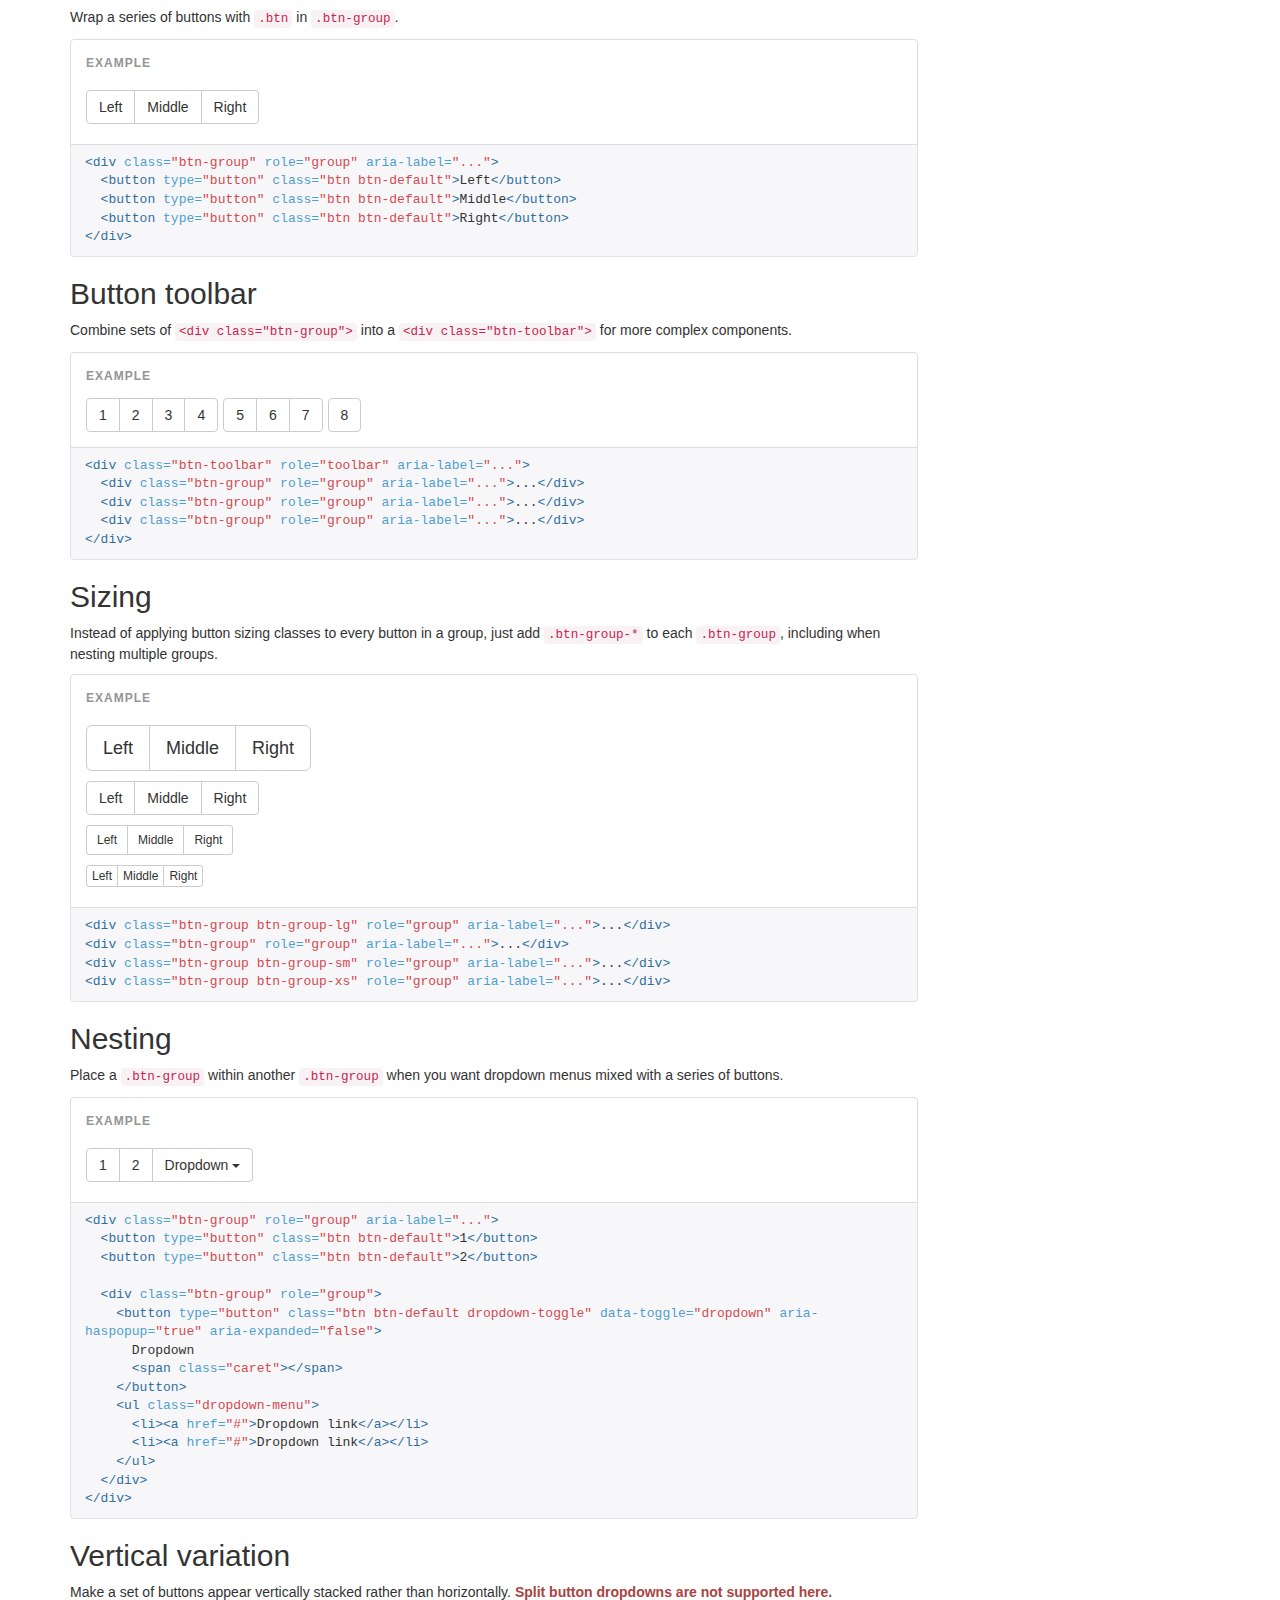
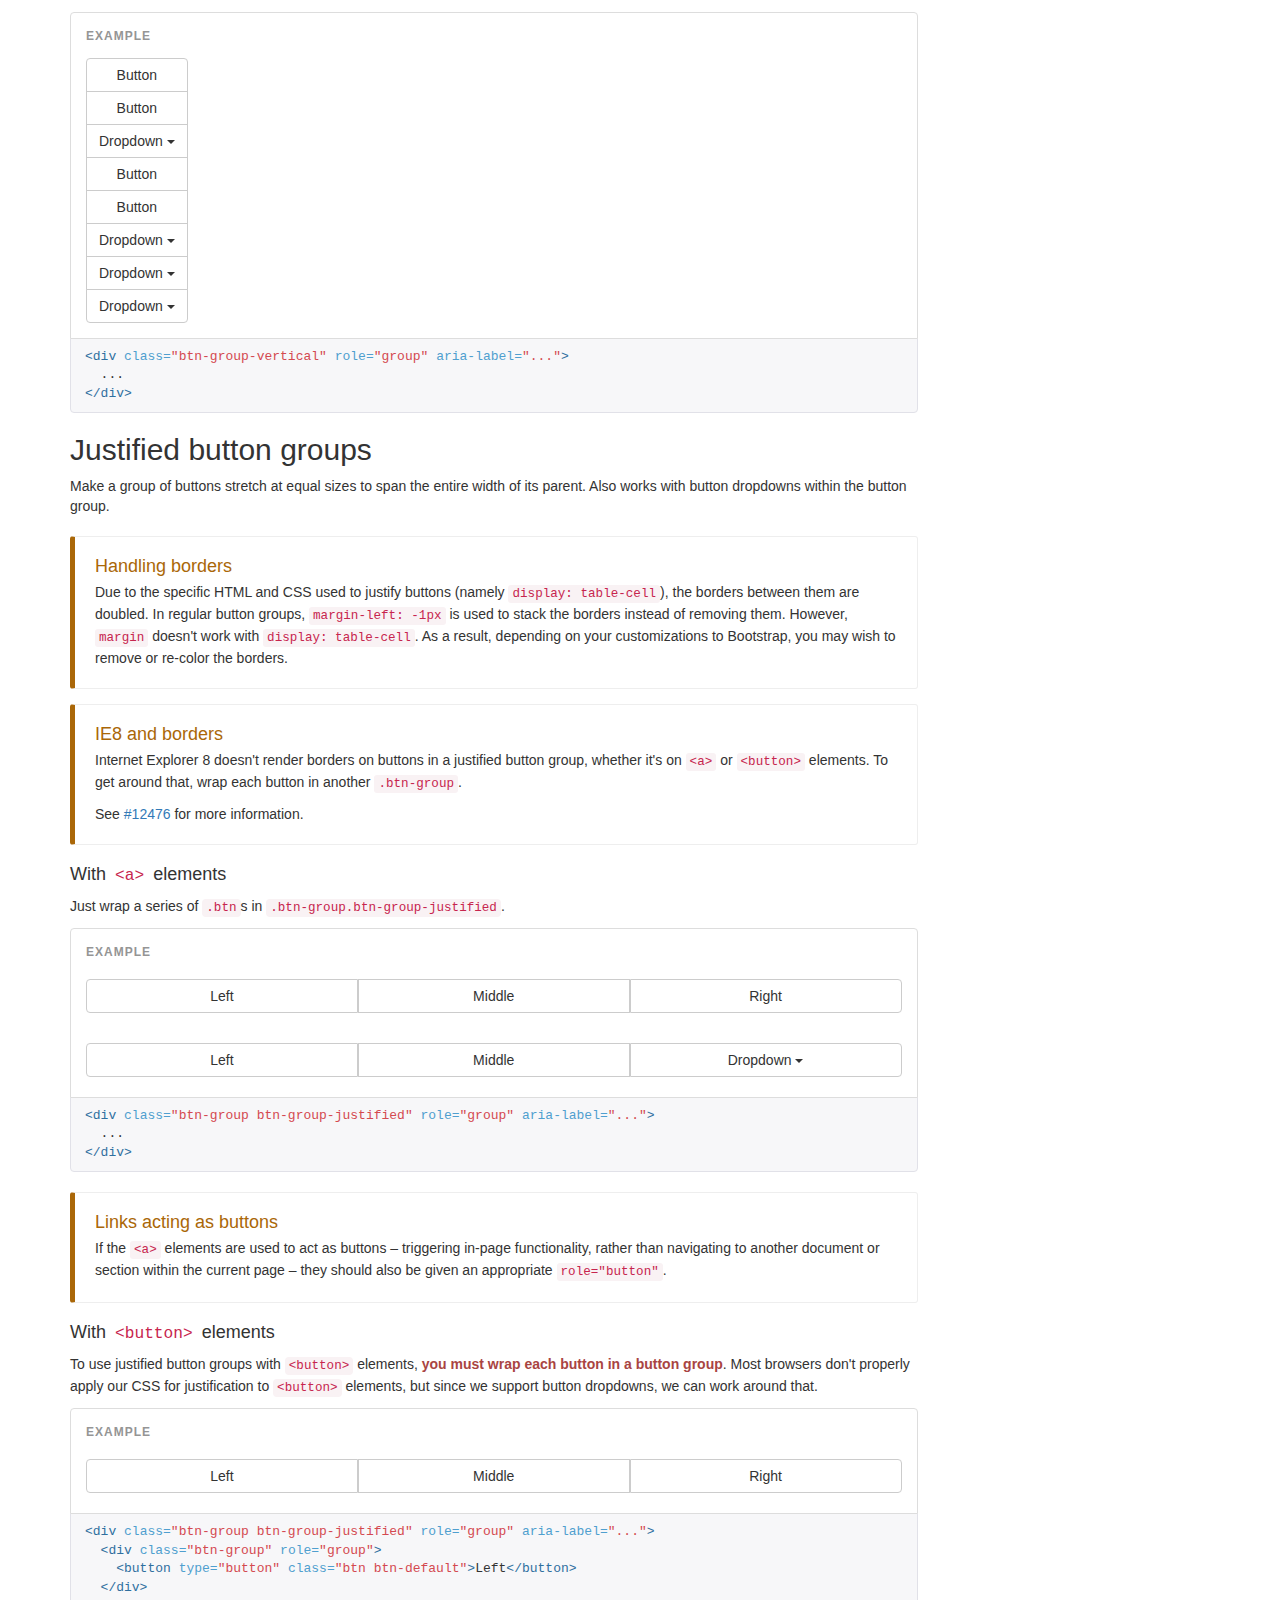
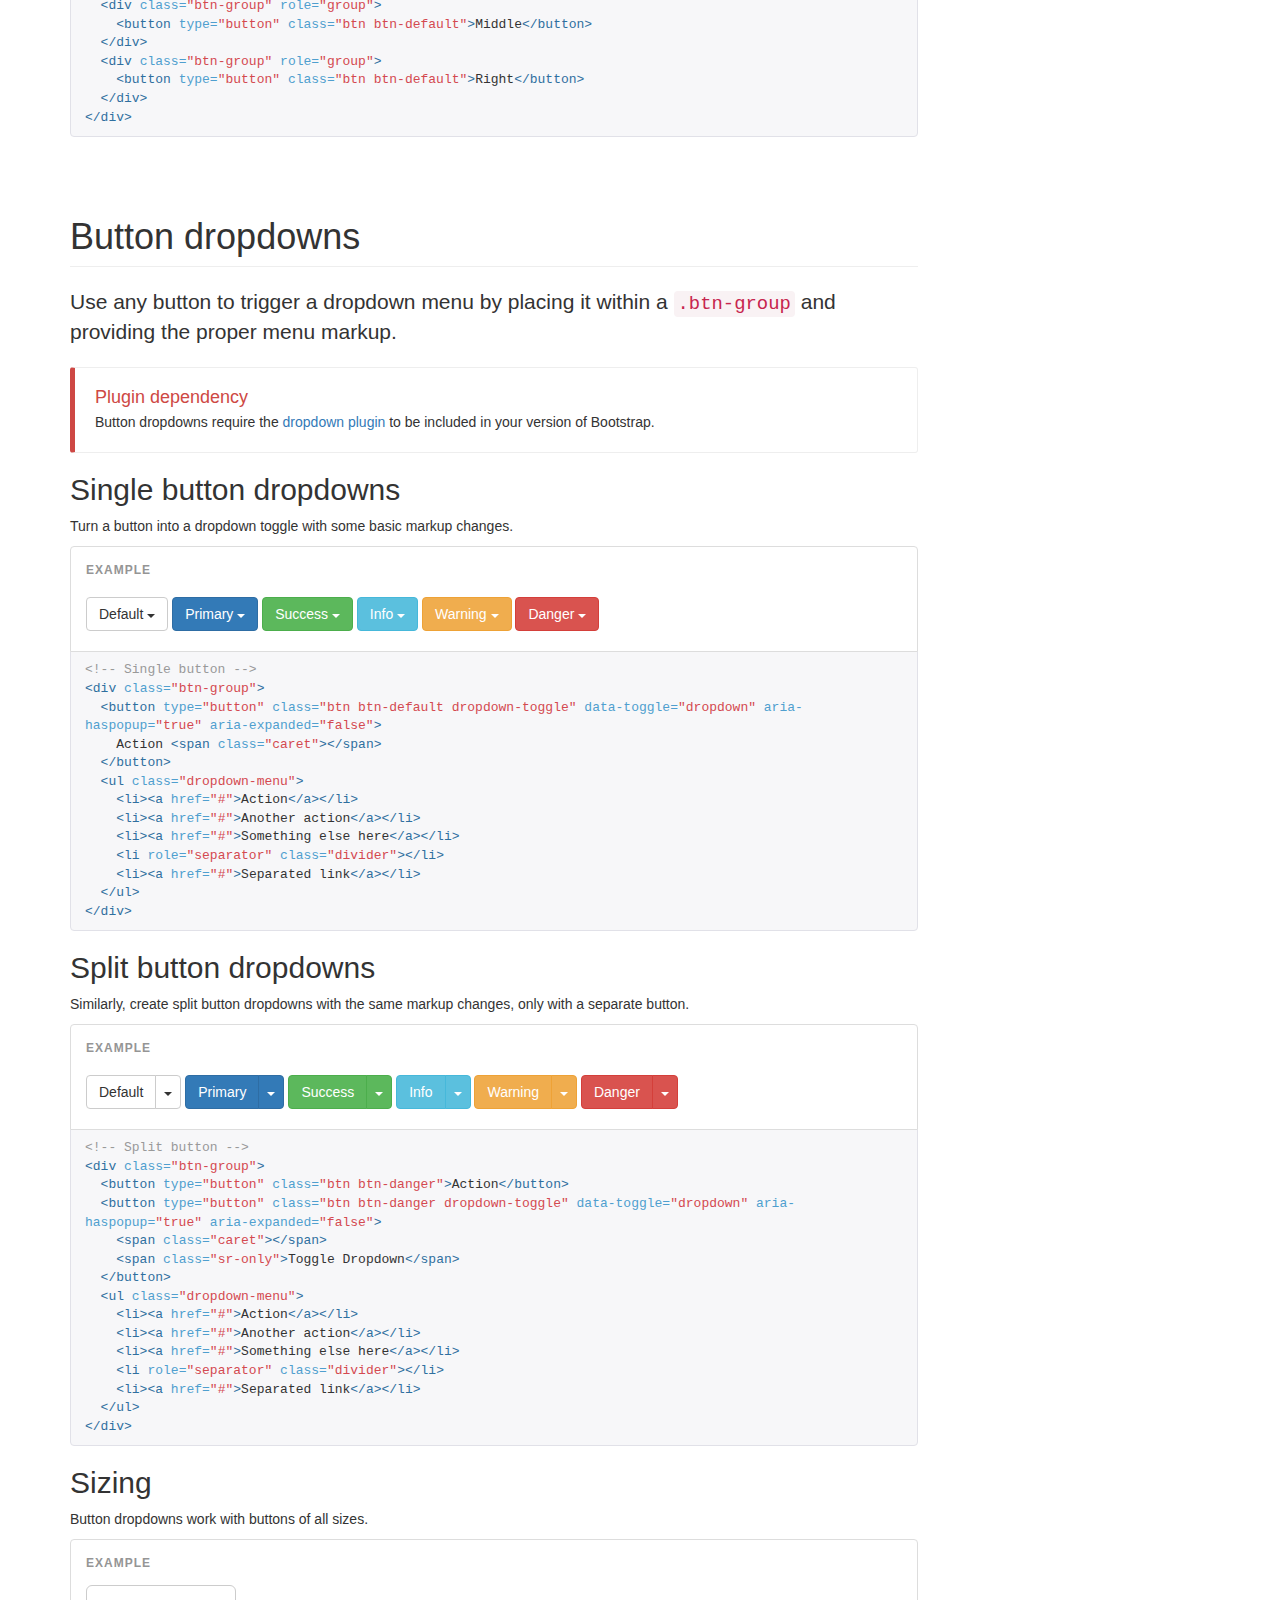
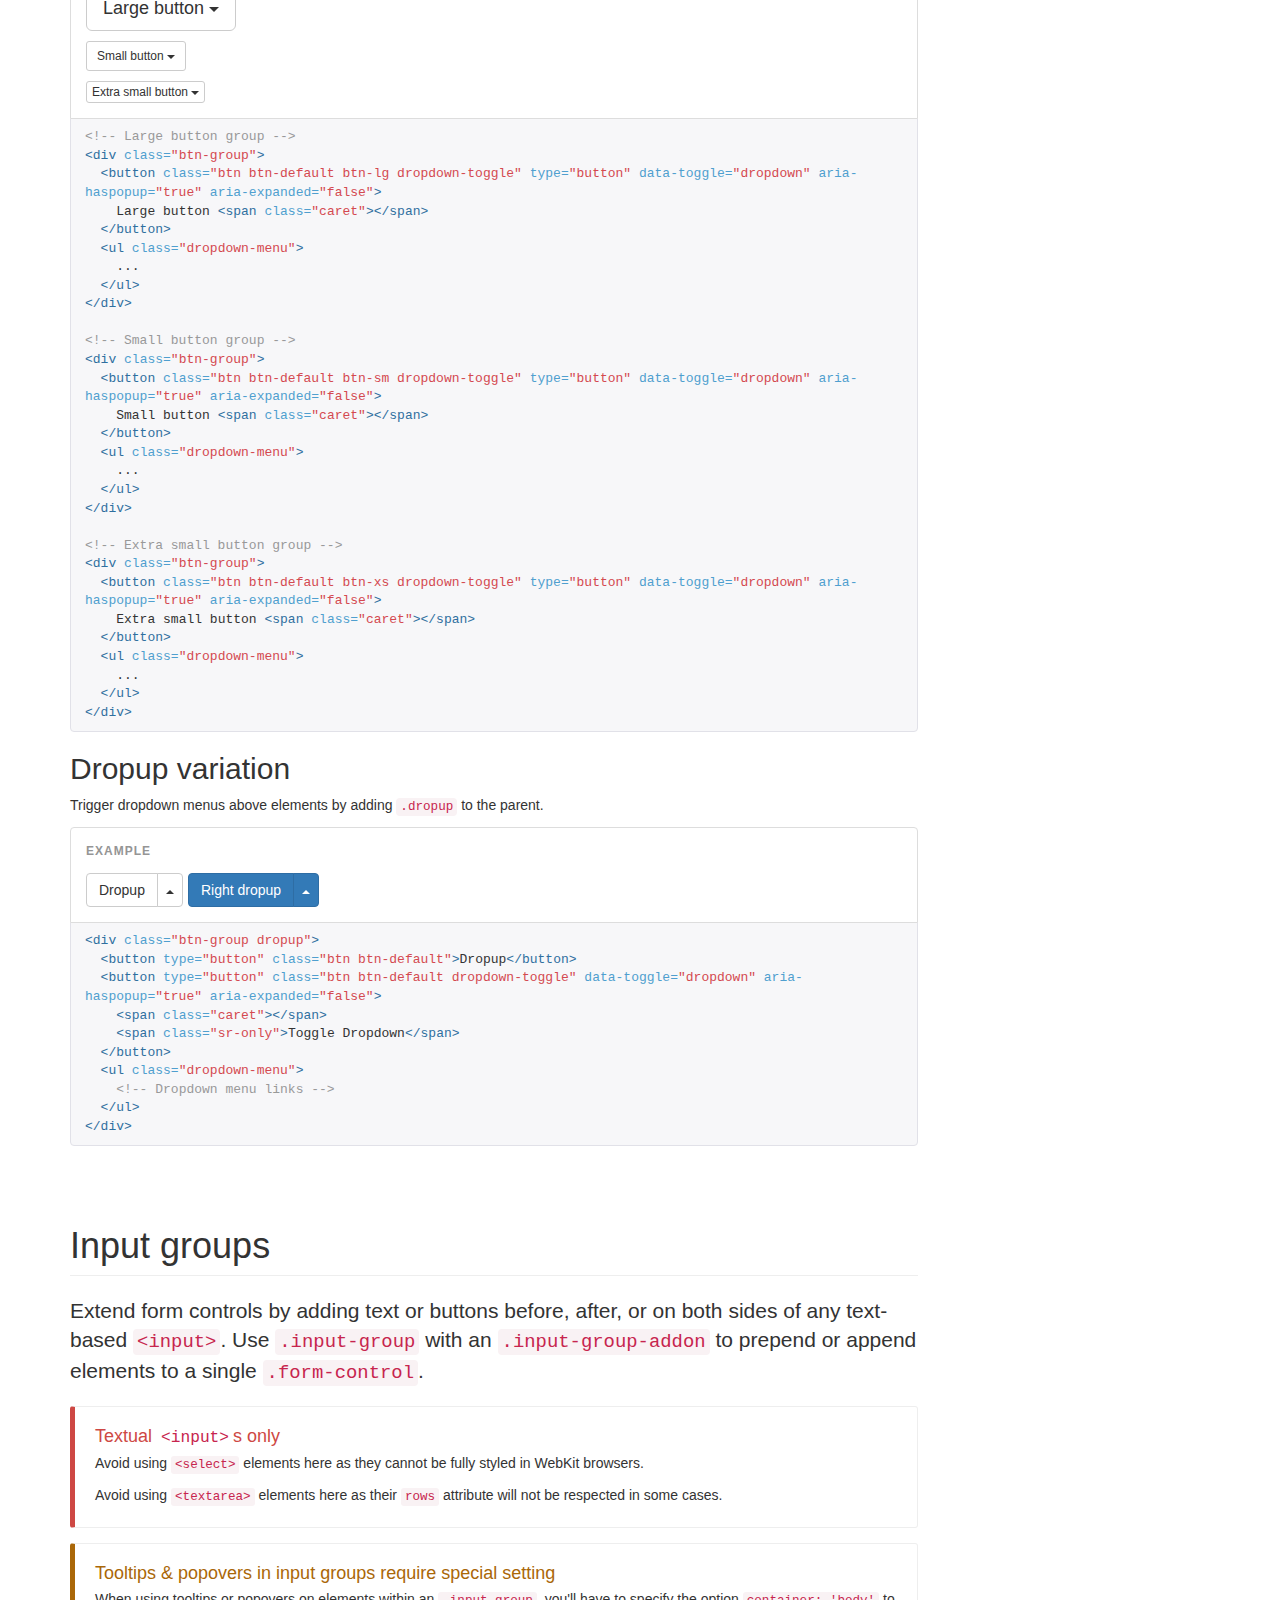
<file: Bootstrap-3-Offline-Docs/components/index.html>
<!DOCTYPE html>
<html lang="en">
  <head>
    <!-- Meta, title, CSS, favicons, etc. -->
    <meta charset="utf-8">
<meta http-equiv="X-UA-Compatible" content="IE=edge">
<meta name="viewport" content="width=device-width, initial-scale=1">
<meta name="description" content="Bootstrap, a sleek, intuitive, and powerful mobile first front-end framework for faster and easier web development.">
<meta name="keywords" content="HTML, CSS, JS, JavaScript, framework, bootstrap, front-end, frontend, web development">
<meta name="author" content="Mark Otto, Jacob Thornton, and Bootstrap contributors">

<title>
  
    Components &middot; Bootstrap
  
</title>

<!-- Bootstrap core CSS -->

<link href="../dist/css/bootstrap.css" rel="stylesheet">


  <!-- Optional Bootstrap Theme -->

  <link href="data:text/css;charset=utf-8," data-href="../dist/css/bootstrap-theme.css" rel="stylesheet" id="bs-theme-stylesheet">



<!-- Documentation extras -->

<link href="../assets/css/src/pygments-manni.css" rel="stylesheet">
<link href="../assets/css/src/docs.css" rel="stylesheet">

<!--[if lt IE 9]><script src="../assets/js/ie8-responsive-file-warning.js"></script><![endif]-->
<script src="../assets/js/ie-emulation-modes-warning.js"></script>

<!-- HTML5 shim and Respond.js for IE8 support of HTML5 elements and media queries -->
<!--[if lt IE 9]>
  <script src="https://oss.maxcdn.com/html5shiv/3.7.2/html5shiv.min.js"></script>
  <script src="https://oss.maxcdn.com/respond/1.4.2/respond.min.js"></script>
<![endif]-->

<!-- Favicons -->
<link rel="apple-touch-icon" href="/apple-touch-icon.png">
<link rel="icon" href="/favicon.ico">

<script>
  (function(i,s,o,g,r,a,m){i['GoogleAnalyticsObject']=r;i[r]=i[r]||function(){
  (i[r].q=i[r].q||[]).push(arguments)},i[r].l=1*new Date();a=s.createElement(o),
  m=s.getElementsByTagName(o)[0];a.async=1;a.src=g;m.parentNode.insertBefore(a,m)
  })(window,document,'script','//www.google-analytics.com/analytics.js','ga');
  ga('create', 'UA-146052-10', 'getbootstrap.com');
  ga('send', 'pageview');
</script>

  </head>
  <body>
    <a id="skippy" class="sr-only sr-only-focusable" href="#content"><div class="container"><span class="skiplink-text">Skip to main content</span></div></a>

    <!-- Docs master nav -->
    <header class="navbar navbar-static-top bs-docs-nav" id="top" role="banner">
  <div class="container">
    <div class="navbar-header">
      <button class="navbar-toggle collapsed" type="button" data-toggle="collapse" data-target="#bs-navbar" aria-controls="bs-navbar" aria-expanded="false">
        <span class="sr-only">Toggle navigation</span>
        <span class="icon-bar"></span>
        <span class="icon-bar"></span>
        <span class="icon-bar"></span>
      </button>
      <a href="../" class="navbar-brand">Bootstrap</a>
    </div>
    <nav id="bs-navbar" class="collapse navbar-collapse">
      <ul class="nav navbar-nav">
        <li>
          <a href="../getting-started/">Getting started</a>
        </li>
        <li>
          <a href="../css/">CSS</a>
        </li>
        <li class="active">
          <a href="../components/">Components</a>
        </li>
        <li>
          <a href="../javascript/">JavaScript</a>
        </li>
        <li>
          <a href="../customize/">Customize</a>
        </li>
      </ul>
      <ul class="nav navbar-nav navbar-right">
        <li><a href="http://expo.getbootstrap.com" onclick="ga('send', 'event', 'Navbar', 'Community links', 'Expo');">Expo</a></li>
        <li><a href="http://blog.getbootstrap.com" onclick="ga('send', 'event', 'Navbar', 'Community links', 'Blog');">Blog</a></li>
      </ul>
    </nav>
  </div>
</header>


    <!-- Docs page layout -->
    <div class="bs-docs-header" id="content" tabindex="-1">
      <div class="container">
        <h1>Components</h1>
        <p>Over a dozen reusable components built to provide iconography, dropdowns, input groups, navigation, alerts, and much more.</p>
        <div id="carbonads-container"><div class="carbonad"><div id="azcarbon"></div><script>var z = document.createElement("script"); z.async = true; z.src = "http://engine.carbonads.com/z/32341/azcarbon_2_1_0_HORIZ"; var s = document.getElementsByTagName("script")[0]; s.parentNode.insertBefore(z, s);</script></div></div>

      </div>
    </div>

    <div class="container bs-docs-container">

      <div class="row">
        <div class="col-md-9" role="main">
          <div class="bs-docs-section">
  <h1 id="glyphicons" class="page-header">Glyphicons</h1>

  <h2 id="glyphicons-glyphs">Available glyphs</h2>
  <p>Includes over 250 glyphs in font format from the Glyphicon Halflings set. <a href="http://glyphicons.com/">Glyphicons</a> Halflings are normally not available for free, but their creator has made them available for Bootstrap free of cost. As a thank you, we only ask that you include a link back to <a href="http://glyphicons.com/">Glyphicons</a> whenever possible.</p>
  <div class="bs-glyphicons">
    <ul class="bs-glyphicons-list">
      
        <li>
          <span class="glyphicon glyphicon-asterisk" aria-hidden="true"></span>
          <span class="glyphicon-class">glyphicon glyphicon-asterisk</span>
        </li>
      
        <li>
          <span class="glyphicon glyphicon-plus" aria-hidden="true"></span>
          <span class="glyphicon-class">glyphicon glyphicon-plus</span>
        </li>
      
        <li>
          <span class="glyphicon glyphicon-euro" aria-hidden="true"></span>
          <span class="glyphicon-class">glyphicon glyphicon-euro</span>
        </li>
      
        <li>
          <span class="glyphicon glyphicon-eur" aria-hidden="true"></span>
          <span class="glyphicon-class">glyphicon glyphicon-eur</span>
        </li>
      
        <li>
          <span class="glyphicon glyphicon-minus" aria-hidden="true"></span>
          <span class="glyphicon-class">glyphicon glyphicon-minus</span>
        </li>
      
        <li>
          <span class="glyphicon glyphicon-cloud" aria-hidden="true"></span>
          <span class="glyphicon-class">glyphicon glyphicon-cloud</span>
        </li>
      
        <li>
          <span class="glyphicon glyphicon-envelope" aria-hidden="true"></span>
          <span class="glyphicon-class">glyphicon glyphicon-envelope</span>
        </li>
      
        <li>
          <span class="glyphicon glyphicon-pencil" aria-hidden="true"></span>
          <span class="glyphicon-class">glyphicon glyphicon-pencil</span>
        </li>
      
        <li>
          <span class="glyphicon glyphicon-glass" aria-hidden="true"></span>
          <span class="glyphicon-class">glyphicon glyphicon-glass</span>
        </li>
      
        <li>
          <span class="glyphicon glyphicon-music" aria-hidden="true"></span>
          <span class="glyphicon-class">glyphicon glyphicon-music</span>
        </li>
      
        <li>
          <span class="glyphicon glyphicon-search" aria-hidden="true"></span>
          <span class="glyphicon-class">glyphicon glyphicon-search</span>
        </li>
      
        <li>
          <span class="glyphicon glyphicon-heart" aria-hidden="true"></span>
          <span class="glyphicon-class">glyphicon glyphicon-heart</span>
        </li>
      
        <li>
          <span class="glyphicon glyphicon-star" aria-hidden="true"></span>
          <span class="glyphicon-class">glyphicon glyphicon-star</span>
        </li>
      
        <li>
          <span class="glyphicon glyphicon-star-empty" aria-hidden="true"></span>
          <span class="glyphicon-class">glyphicon glyphicon-star-empty</span>
        </li>
      
        <li>
          <span class="glyphicon glyphicon-user" aria-hidden="true"></span>
          <span class="glyphicon-class">glyphicon glyphicon-user</span>
        </li>
      
        <li>
          <span class="glyphicon glyphicon-film" aria-hidden="true"></span>
          <span class="glyphicon-class">glyphicon glyphicon-film</span>
        </li>
      
        <li>
          <span class="glyphicon glyphicon-th-large" aria-hidden="true"></span>
          <span class="glyphicon-class">glyphicon glyphicon-th-large</span>
        </li>
      
        <li>
          <span class="glyphicon glyphicon-th" aria-hidden="true"></span>
          <span class="glyphicon-class">glyphicon glyphicon-th</span>
        </li>
      
        <li>
          <span class="glyphicon glyphicon-th-list" aria-hidden="true"></span>
          <span class="glyphicon-class">glyphicon glyphicon-th-list</span>
        </li>
      
        <li>
          <span class="glyphicon glyphicon-ok" aria-hidden="true"></span>
          <span class="glyphicon-class">glyphicon glyphicon-ok</span>
        </li>
      
        <li>
          <span class="glyphicon glyphicon-remove" aria-hidden="true"></span>
          <span class="glyphicon-class">glyphicon glyphicon-remove</span>
        </li>
      
        <li>
          <span class="glyphicon glyphicon-zoom-in" aria-hidden="true"></span>
          <span class="glyphicon-class">glyphicon glyphicon-zoom-in</span>
        </li>
      
        <li>
          <span class="glyphicon glyphicon-zoom-out" aria-hidden="true"></span>
          <span class="glyphicon-class">glyphicon glyphicon-zoom-out</span>
        </li>
      
        <li>
          <span class="glyphicon glyphicon-off" aria-hidden="true"></span>
          <span class="glyphicon-class">glyphicon glyphicon-off</span>
        </li>
      
        <li>
          <span class="glyphicon glyphicon-signal" aria-hidden="true"></span>
          <span class="glyphicon-class">glyphicon glyphicon-signal</span>
        </li>
      
        <li>
          <span class="glyphicon glyphicon-cog" aria-hidden="true"></span>
          <span class="glyphicon-class">glyphicon glyphicon-cog</span>
        </li>
      
        <li>
          <span class="glyphicon glyphicon-trash" aria-hidden="true"></span>
          <span class="glyphicon-class">glyphicon glyphicon-trash</span>
        </li>
      
        <li>
          <span class="glyphicon glyphicon-home" aria-hidden="true"></span>
          <span class="glyphicon-class">glyphicon glyphicon-home</span>
        </li>
      
        <li>
          <span class="glyphicon glyphicon-file" aria-hidden="true"></span>
          <span class="glyphicon-class">glyphicon glyphicon-file</span>
        </li>
      
        <li>
          <span class="glyphicon glyphicon-time" aria-hidden="true"></span>
          <span class="glyphicon-class">glyphicon glyphicon-time</span>
        </li>
      
        <li>
          <span class="glyphicon glyphicon-road" aria-hidden="true"></span>
          <span class="glyphicon-class">glyphicon glyphicon-road</span>
        </li>
      
        <li>
          <span class="glyphicon glyphicon-download-alt" aria-hidden="true"></span>
          <span class="glyphicon-class">glyphicon glyphicon-download-alt</span>
        </li>
      
        <li>
          <span class="glyphicon glyphicon-download" aria-hidden="true"></span>
          <span class="glyphicon-class">glyphicon glyphicon-download</span>
        </li>
      
        <li>
          <span class="glyphicon glyphicon-upload" aria-hidden="true"></span>
          <span class="glyphicon-class">glyphicon glyphicon-upload</span>
        </li>
      
        <li>
          <span class="glyphicon glyphicon-inbox" aria-hidden="true"></span>
          <span class="glyphicon-class">glyphicon glyphicon-inbox</span>
        </li>
      
        <li>
          <span class="glyphicon glyphicon-play-circle" aria-hidden="true"></span>
          <span class="glyphicon-class">glyphicon glyphicon-play-circle</span>
        </li>
      
        <li>
          <span class="glyphicon glyphicon-repeat" aria-hidden="true"></span>
          <span class="glyphicon-class">glyphicon glyphicon-repeat</span>
        </li>
      
        <li>
          <span class="glyphicon glyphicon-refresh" aria-hidden="true"></span>
          <span class="glyphicon-class">glyphicon glyphicon-refresh</span>
        </li>
      
        <li>
          <span class="glyphicon glyphicon-list-alt" aria-hidden="true"></span>
          <span class="glyphicon-class">glyphicon glyphicon-list-alt</span>
        </li>
      
        <li>
          <span class="glyphicon glyphicon-lock" aria-hidden="true"></span>
          <span class="glyphicon-class">glyphicon glyphicon-lock</span>
        </li>
      
        <li>
          <span class="glyphicon glyphicon-flag" aria-hidden="true"></span>
          <span class="glyphicon-class">glyphicon glyphicon-flag</span>
        </li>
      
        <li>
          <span class="glyphicon glyphicon-headphones" aria-hidden="true"></span>
          <span class="glyphicon-class">glyphicon glyphicon-headphones</span>
        </li>
      
        <li>
          <span class="glyphicon glyphicon-volume-off" aria-hidden="true"></span>
          <span class="glyphicon-class">glyphicon glyphicon-volume-off</span>
        </li>
      
        <li>
          <span class="glyphicon glyphicon-volume-down" aria-hidden="true"></span>
          <span class="glyphicon-class">glyphicon glyphicon-volume-down</span>
        </li>
      
        <li>
          <span class="glyphicon glyphicon-volume-up" aria-hidden="true"></span>
          <span class="glyphicon-class">glyphicon glyphicon-volume-up</span>
        </li>
      
        <li>
          <span class="glyphicon glyphicon-qrcode" aria-hidden="true"></span>
          <span class="glyphicon-class">glyphicon glyphicon-qrcode</span>
        </li>
      
        <li>
          <span class="glyphicon glyphicon-barcode" aria-hidden="true"></span>
          <span class="glyphicon-class">glyphicon glyphicon-barcode</span>
        </li>
      
        <li>
          <span class="glyphicon glyphicon-tag" aria-hidden="true"></span>
          <span class="glyphicon-class">glyphicon glyphicon-tag</span>
        </li>
      
        <li>
          <span class="glyphicon glyphicon-tags" aria-hidden="true"></span>
          <span class="glyphicon-class">glyphicon glyphicon-tags</span>
        </li>
      
        <li>
          <span class="glyphicon glyphicon-book" aria-hidden="true"></span>
          <span class="glyphicon-class">glyphicon glyphicon-book</span>
        </li>
      
        <li>
          <span class="glyphicon glyphicon-bookmark" aria-hidden="true"></span>
          <span class="glyphicon-class">glyphicon glyphicon-bookmark</span>
        </li>
      
        <li>
          <span class="glyphicon glyphicon-print" aria-hidden="true"></span>
          <span class="glyphicon-class">glyphicon glyphicon-print</span>
        </li>
      
        <li>
          <span class="glyphicon glyphicon-camera" aria-hidden="true"></span>
          <span class="glyphicon-class">glyphicon glyphicon-camera</span>
        </li>
      
        <li>
          <span class="glyphicon glyphicon-font" aria-hidden="true"></span>
          <span class="glyphicon-class">glyphicon glyphicon-font</span>
        </li>
      
        <li>
          <span class="glyphicon glyphicon-bold" aria-hidden="true"></span>
          <span class="glyphicon-class">glyphicon glyphicon-bold</span>
        </li>
      
        <li>
          <span class="glyphicon glyphicon-italic" aria-hidden="true"></span>
          <span class="glyphicon-class">glyphicon glyphicon-italic</span>
        </li>
      
        <li>
          <span class="glyphicon glyphicon-text-height" aria-hidden="true"></span>
          <span class="glyphicon-class">glyphicon glyphicon-text-height</span>
        </li>
      
        <li>
          <span class="glyphicon glyphicon-text-width" aria-hidden="true"></span>
          <span class="glyphicon-class">glyphicon glyphicon-text-width</span>
        </li>
      
        <li>
          <span class="glyphicon glyphicon-align-left" aria-hidden="true"></span>
          <span class="glyphicon-class">glyphicon glyphicon-align-left</span>
        </li>
      
        <li>
          <span class="glyphicon glyphicon-align-center" aria-hidden="true"></span>
          <span class="glyphicon-class">glyphicon glyphicon-align-center</span>
        </li>
      
        <li>
          <span class="glyphicon glyphicon-align-right" aria-hidden="true"></span>
          <span class="glyphicon-class">glyphicon glyphicon-align-right</span>
        </li>
      
        <li>
          <span class="glyphicon glyphicon-align-justify" aria-hidden="true"></span>
          <span class="glyphicon-class">glyphicon glyphicon-align-justify</span>
        </li>
      
        <li>
          <span class="glyphicon glyphicon-list" aria-hidden="true"></span>
          <span class="glyphicon-class">glyphicon glyphicon-list</span>
        </li>
      
        <li>
          <span class="glyphicon glyphicon-indent-left" aria-hidden="true"></span>
          <span class="glyphicon-class">glyphicon glyphicon-indent-left</span>
        </li>
      
        <li>
          <span class="glyphicon glyphicon-indent-right" aria-hidden="true"></span>
          <span class="glyphicon-class">glyphicon glyphicon-indent-right</span>
        </li>
      
        <li>
          <span class="glyphicon glyphicon-facetime-video" aria-hidden="true"></span>
          <span class="glyphicon-class">glyphicon glyphicon-facetime-video</span>
        </li>
      
        <li>
          <span class="glyphicon glyphicon-picture" aria-hidden="true"></span>
          <span class="glyphicon-class">glyphicon glyphicon-picture</span>
        </li>
      
        <li>
          <span class="glyphicon glyphicon-map-marker" aria-hidden="true"></span>
          <span class="glyphicon-class">glyphicon glyphicon-map-marker</span>
        </li>
      
        <li>
          <span class="glyphicon glyphicon-adjust" aria-hidden="true"></span>
          <span class="glyphicon-class">glyphicon glyphicon-adjust</span>
        </li>
      
        <li>
          <span class="glyphicon glyphicon-tint" aria-hidden="true"></span>
          <span class="glyphicon-class">glyphicon glyphicon-tint</span>
        </li>
      
        <li>
          <span class="glyphicon glyphicon-edit" aria-hidden="true"></span>
          <span class="glyphicon-class">glyphicon glyphicon-edit</span>
        </li>
      
        <li>
          <span class="glyphicon glyphicon-share" aria-hidden="true"></span>
          <span class="glyphicon-class">glyphicon glyphicon-share</span>
        </li>
      
        <li>
          <span class="glyphicon glyphicon-check" aria-hidden="true"></span>
          <span class="glyphicon-class">glyphicon glyphicon-check</span>
        </li>
      
        <li>
          <span class="glyphicon glyphicon-move" aria-hidden="true"></span>
          <span class="glyphicon-class">glyphicon glyphicon-move</span>
        </li>
      
        <li>
          <span class="glyphicon glyphicon-step-backward" aria-hidden="true"></span>
          <span class="glyphicon-class">glyphicon glyphicon-step-backward</span>
        </li>
      
        <li>
          <span class="glyphicon glyphicon-fast-backward" aria-hidden="true"></span>
          <span class="glyphicon-class">glyphicon glyphicon-fast-backward</span>
        </li>
      
        <li>
          <span class="glyphicon glyphicon-backward" aria-hidden="true"></span>
          <span class="glyphicon-class">glyphicon glyphicon-backward</span>
        </li>
      
        <li>
          <span class="glyphicon glyphicon-play" aria-hidden="true"></span>
          <span class="glyphicon-class">glyphicon glyphicon-play</span>
        </li>
      
        <li>
          <span class="glyphicon glyphicon-pause" aria-hidden="true"></span>
          <span class="glyphicon-class">glyphicon glyphicon-pause</span>
        </li>
      
        <li>
          <span class="glyphicon glyphicon-stop" aria-hidden="true"></span>
          <span class="glyphicon-class">glyphicon glyphicon-stop</span>
        </li>
      
        <li>
          <span class="glyphicon glyphicon-forward" aria-hidden="true"></span>
          <span class="glyphicon-class">glyphicon glyphicon-forward</span>
        </li>
      
        <li>
          <span class="glyphicon glyphicon-fast-forward" aria-hidden="true"></span>
          <span class="glyphicon-class">glyphicon glyphicon-fast-forward</span>
        </li>
      
        <li>
          <span class="glyphicon glyphicon-step-forward" aria-hidden="true"></span>
          <span class="glyphicon-class">glyphicon glyphicon-step-forward</span>
        </li>
      
        <li>
          <span class="glyphicon glyphicon-eject" aria-hidden="true"></span>
          <span class="glyphicon-class">glyphicon glyphicon-eject</span>
        </li>
      
        <li>
          <span class="glyphicon glyphicon-chevron-left" aria-hidden="true"></span>
          <span class="glyphicon-class">glyphicon glyphicon-chevron-left</span>
        </li>
      
        <li>
          <span class="glyphicon glyphicon-chevron-right" aria-hidden="true"></span>
          <span class="glyphicon-class">glyphicon glyphicon-chevron-right</span>
        </li>
      
        <li>
          <span class="glyphicon glyphicon-plus-sign" aria-hidden="true"></span>
          <span class="glyphicon-class">glyphicon glyphicon-plus-sign</span>
        </li>
      
        <li>
          <span class="glyphicon glyphicon-minus-sign" aria-hidden="true"></span>
          <span class="glyphicon-class">glyphicon glyphicon-minus-sign</span>
        </li>
      
        <li>
          <span class="glyphicon glyphicon-remove-sign" aria-hidden="true"></span>
          <span class="glyphicon-class">glyphicon glyphicon-remove-sign</span>
        </li>
      
        <li>
          <span class="glyphicon glyphicon-ok-sign" aria-hidden="true"></span>
          <span class="glyphicon-class">glyphicon glyphicon-ok-sign</span>
        </li>
      
        <li>
          <span class="glyphicon glyphicon-question-sign" aria-hidden="true"></span>
          <span class="glyphicon-class">glyphicon glyphicon-question-sign</span>
        </li>
      
        <li>
          <span class="glyphicon glyphicon-info-sign" aria-hidden="true"></span>
          <span class="glyphicon-class">glyphicon glyphicon-info-sign</span>
        </li>
      
        <li>
          <span class="glyphicon glyphicon-screenshot" aria-hidden="true"></span>
          <span class="glyphicon-class">glyphicon glyphicon-screenshot</span>
        </li>
      
        <li>
          <span class="glyphicon glyphicon-remove-circle" aria-hidden="true"></span>
          <span class="glyphicon-class">glyphicon glyphicon-remove-circle</span>
        </li>
      
        <li>
          <span class="glyphicon glyphicon-ok-circle" aria-hidden="true"></span>
          <span class="glyphicon-class">glyphicon glyphicon-ok-circle</span>
        </li>
      
        <li>
          <span class="glyphicon glyphicon-ban-circle" aria-hidden="true"></span>
          <span class="glyphicon-class">glyphicon glyphicon-ban-circle</span>
        </li>
      
        <li>
          <span class="glyphicon glyphicon-arrow-left" aria-hidden="true"></span>
          <span class="glyphicon-class">glyphicon glyphicon-arrow-left</span>
        </li>
      
        <li>
          <span class="glyphicon glyphicon-arrow-right" aria-hidden="true"></span>
          <span class="glyphicon-class">glyphicon glyphicon-arrow-right</span>
        </li>
      
        <li>
          <span class="glyphicon glyphicon-arrow-up" aria-hidden="true"></span>
          <span class="glyphicon-class">glyphicon glyphicon-arrow-up</span>
        </li>
      
        <li>
          <span class="glyphicon glyphicon-arrow-down" aria-hidden="true"></span>
          <span class="glyphicon-class">glyphicon glyphicon-arrow-down</span>
        </li>
      
        <li>
          <span class="glyphicon glyphicon-share-alt" aria-hidden="true"></span>
          <span class="glyphicon-class">glyphicon glyphicon-share-alt</span>
        </li>
      
        <li>
          <span class="glyphicon glyphicon-resize-full" aria-hidden="true"></span>
          <span class="glyphicon-class">glyphicon glyphicon-resize-full</span>
        </li>
      
        <li>
          <span class="glyphicon glyphicon-resize-small" aria-hidden="true"></span>
          <span class="glyphicon-class">glyphicon glyphicon-resize-small</span>
        </li>
      
        <li>
          <span class="glyphicon glyphicon-exclamation-sign" aria-hidden="true"></span>
          <span class="glyphicon-class">glyphicon glyphicon-exclamation-sign</span>
        </li>
      
        <li>
          <span class="glyphicon glyphicon-gift" aria-hidden="true"></span>
          <span class="glyphicon-class">glyphicon glyphicon-gift</span>
        </li>
      
        <li>
          <span class="glyphicon glyphicon-leaf" aria-hidden="true"></span>
          <span class="glyphicon-class">glyphicon glyphicon-leaf</span>
        </li>
      
        <li>
          <span class="glyphicon glyphicon-fire" aria-hidden="true"></span>
          <span class="glyphicon-class">glyphicon glyphicon-fire</span>
        </li>
      
        <li>
          <span class="glyphicon glyphicon-eye-open" aria-hidden="true"></span>
          <span class="glyphicon-class">glyphicon glyphicon-eye-open</span>
        </li>
      
        <li>
          <span class="glyphicon glyphicon-eye-close" aria-hidden="true"></span>
          <span class="glyphicon-class">glyphicon glyphicon-eye-close</span>
        </li>
      
        <li>
          <span class="glyphicon glyphicon-warning-sign" aria-hidden="true"></span>
          <span class="glyphicon-class">glyphicon glyphicon-warning-sign</span>
        </li>
      
        <li>
          <span class="glyphicon glyphicon-plane" aria-hidden="true"></span>
          <span class="glyphicon-class">glyphicon glyphicon-plane</span>
        </li>
      
        <li>
          <span class="glyphicon glyphicon-calendar" aria-hidden="true"></span>
          <span class="glyphicon-class">glyphicon glyphicon-calendar</span>
        </li>
      
        <li>
          <span class="glyphicon glyphicon-random" aria-hidden="true"></span>
          <span class="glyphicon-class">glyphicon glyphicon-random</span>
        </li>
      
        <li>
          <span class="glyphicon glyphicon-comment" aria-hidden="true"></span>
          <span class="glyphicon-class">glyphicon glyphicon-comment</span>
        </li>
      
        <li>
          <span class="glyphicon glyphicon-magnet" aria-hidden="true"></span>
          <span class="glyphicon-class">glyphicon glyphicon-magnet</span>
        </li>
      
        <li>
          <span class="glyphicon glyphicon-chevron-up" aria-hidden="true"></span>
          <span class="glyphicon-class">glyphicon glyphicon-chevron-up</span>
        </li>
      
        <li>
          <span class="glyphicon glyphicon-chevron-down" aria-hidden="true"></span>
          <span class="glyphicon-class">glyphicon glyphicon-chevron-down</span>
        </li>
      
        <li>
          <span class="glyphicon glyphicon-retweet" aria-hidden="true"></span>
          <span class="glyphicon-class">glyphicon glyphicon-retweet</span>
        </li>
      
        <li>
          <span class="glyphicon glyphicon-shopping-cart" aria-hidden="true"></span>
          <span class="glyphicon-class">glyphicon glyphicon-shopping-cart</span>
        </li>
      
        <li>
          <span class="glyphicon glyphicon-folder-close" aria-hidden="true"></span>
          <span class="glyphicon-class">glyphicon glyphicon-folder-close</span>
        </li>
      
        <li>
          <span class="glyphicon glyphicon-folder-open" aria-hidden="true"></span>
          <span class="glyphicon-class">glyphicon glyphicon-folder-open</span>
        </li>
      
        <li>
          <span class="glyphicon glyphicon-resize-vertical" aria-hidden="true"></span>
          <span class="glyphicon-class">glyphicon glyphicon-resize-vertical</span>
        </li>
      
        <li>
          <span class="glyphicon glyphicon-resize-horizontal" aria-hidden="true"></span>
          <span class="glyphicon-class">glyphicon glyphicon-resize-horizontal</span>
        </li>
      
        <li>
          <span class="glyphicon glyphicon-hdd" aria-hidden="true"></span>
          <span class="glyphicon-class">glyphicon glyphicon-hdd</span>
        </li>
      
        <li>
          <span class="glyphicon glyphicon-bullhorn" aria-hidden="true"></span>
          <span class="glyphicon-class">glyphicon glyphicon-bullhorn</span>
        </li>
      
        <li>
          <span class="glyphicon glyphicon-bell" aria-hidden="true"></span>
          <span class="glyphicon-class">glyphicon glyphicon-bell</span>
        </li>
      
        <li>
          <span class="glyphicon glyphicon-certificate" aria-hidden="true"></span>
          <span class="glyphicon-class">glyphicon glyphicon-certificate</span>
        </li>
      
        <li>
          <span class="glyphicon glyphicon-thumbs-up" aria-hidden="true"></span>
          <span class="glyphicon-class">glyphicon glyphicon-thumbs-up</span>
        </li>
      
        <li>
          <span class="glyphicon glyphicon-thumbs-down" aria-hidden="true"></span>
          <span class="glyphicon-class">glyphicon glyphicon-thumbs-down</span>
        </li>
      
        <li>
          <span class="glyphicon glyphicon-hand-right" aria-hidden="true"></span>
          <span class="glyphicon-class">glyphicon glyphicon-hand-right</span>
        </li>
      
        <li>
          <span class="glyphicon glyphicon-hand-left" aria-hidden="true"></span>
          <span class="glyphicon-class">glyphicon glyphicon-hand-left</span>
        </li>
      
        <li>
          <span class="glyphicon glyphicon-hand-up" aria-hidden="true"></span>
          <span class="glyphicon-class">glyphicon glyphicon-hand-up</span>
        </li>
      
        <li>
          <span class="glyphicon glyphicon-hand-down" aria-hidden="true"></span>
          <span class="glyphicon-class">glyphicon glyphicon-hand-down</span>
        </li>
      
        <li>
          <span class="glyphicon glyphicon-circle-arrow-right" aria-hidden="true"></span>
          <span class="glyphicon-class">glyphicon glyphicon-circle-arrow-right</span>
        </li>
      
        <li>
          <span class="glyphicon glyphicon-circle-arrow-left" aria-hidden="true"></span>
          <span class="glyphicon-class">glyphicon glyphicon-circle-arrow-left</span>
        </li>
      
        <li>
          <span class="glyphicon glyphicon-circle-arrow-up" aria-hidden="true"></span>
          <span class="glyphicon-class">glyphicon glyphicon-circle-arrow-up</span>
        </li>
      
        <li>
          <span class="glyphicon glyphicon-circle-arrow-down" aria-hidden="true"></span>
          <span class="glyphicon-class">glyphicon glyphicon-circle-arrow-down</span>
        </li>
      
        <li>
          <span class="glyphicon glyphicon-globe" aria-hidden="true"></span>
          <span class="glyphicon-class">glyphicon glyphicon-globe</span>
        </li>
      
        <li>
          <span class="glyphicon glyphicon-wrench" aria-hidden="true"></span>
          <span class="glyphicon-class">glyphicon glyphicon-wrench</span>
        </li>
      
        <li>
          <span class="glyphicon glyphicon-tasks" aria-hidden="true"></span>
          <span class="glyphicon-class">glyphicon glyphicon-tasks</span>
        </li>
      
        <li>
          <span class="glyphicon glyphicon-filter" aria-hidden="true"></span>
          <span class="glyphicon-class">glyphicon glyphicon-filter</span>
        </li>
      
        <li>
          <span class="glyphicon glyphicon-briefcase" aria-hidden="true"></span>
          <span class="glyphicon-class">glyphicon glyphicon-briefcase</span>
        </li>
      
        <li>
          <span class="glyphicon glyphicon-fullscreen" aria-hidden="true"></span>
          <span class="glyphicon-class">glyphicon glyphicon-fullscreen</span>
        </li>
      
        <li>
          <span class="glyphicon glyphicon-dashboard" aria-hidden="true"></span>
          <span class="glyphicon-class">glyphicon glyphicon-dashboard</span>
        </li>
      
        <li>
          <span class="glyphicon glyphicon-paperclip" aria-hidden="true"></span>
          <span class="glyphicon-class">glyphicon glyphicon-paperclip</span>
        </li>
      
        <li>
          <span class="glyphicon glyphicon-heart-empty" aria-hidden="true"></span>
          <span class="glyphicon-class">glyphicon glyphicon-heart-empty</span>
        </li>
      
        <li>
          <span class="glyphicon glyphicon-link" aria-hidden="true"></span>
          <span class="glyphicon-class">glyphicon glyphicon-link</span>
        </li>
      
        <li>
          <span class="glyphicon glyphicon-phone" aria-hidden="true"></span>
          <span class="glyphicon-class">glyphicon glyphicon-phone</span>
        </li>
      
        <li>
          <span class="glyphicon glyphicon-pushpin" aria-hidden="true"></span>
          <span class="glyphicon-class">glyphicon glyphicon-pushpin</span>
        </li>
      
        <li>
          <span class="glyphicon glyphicon-usd" aria-hidden="true"></span>
          <span class="glyphicon-class">glyphicon glyphicon-usd</span>
        </li>
      
        <li>
          <span class="glyphicon glyphicon-gbp" aria-hidden="true"></span>
          <span class="glyphicon-class">glyphicon glyphicon-gbp</span>
        </li>
      
        <li>
          <span class="glyphicon glyphicon-sort" aria-hidden="true"></span>
          <span class="glyphicon-class">glyphicon glyphicon-sort</span>
        </li>
      
        <li>
          <span class="glyphicon glyphicon-sort-by-alphabet" aria-hidden="true"></span>
          <span class="glyphicon-class">glyphicon glyphicon-sort-by-alphabet</span>
        </li>
      
        <li>
          <span class="glyphicon glyphicon-sort-by-alphabet-alt" aria-hidden="true"></span>
          <span class="glyphicon-class">glyphicon glyphicon-sort-by-alphabet-alt</span>
        </li>
      
        <li>
          <span class="glyphicon glyphicon-sort-by-order" aria-hidden="true"></span>
          <span class="glyphicon-class">glyphicon glyphicon-sort-by-order</span>
        </li>
      
        <li>
          <span class="glyphicon glyphicon-sort-by-order-alt" aria-hidden="true"></span>
          <span class="glyphicon-class">glyphicon glyphicon-sort-by-order-alt</span>
        </li>
      
        <li>
          <span class="glyphicon glyphicon-sort-by-attributes" aria-hidden="true"></span>
          <span class="glyphicon-class">glyphicon glyphicon-sort-by-attributes</span>
        </li>
      
        <li>
          <span class="glyphicon glyphicon-sort-by-attributes-alt" aria-hidden="true"></span>
          <span class="glyphicon-class">glyphicon glyphicon-sort-by-attributes-alt</span>
        </li>
      
        <li>
          <span class="glyphicon glyphicon-unchecked" aria-hidden="true"></span>
          <span class="glyphicon-class">glyphicon glyphicon-unchecked</span>
        </li>
      
        <li>
          <span class="glyphicon glyphicon-expand" aria-hidden="true"></span>
          <span class="glyphicon-class">glyphicon glyphicon-expand</span>
        </li>
      
        <li>
          <span class="glyphicon glyphicon-collapse-down" aria-hidden="true"></span>
          <span class="glyphicon-class">glyphicon glyphicon-collapse-down</span>
        </li>
      
        <li>
          <span class="glyphicon glyphicon-collapse-up" aria-hidden="true"></span>
          <span class="glyphicon-class">glyphicon glyphicon-collapse-up</span>
        </li>
      
        <li>
          <span class="glyphicon glyphicon-log-in" aria-hidden="true"></span>
          <span class="glyphicon-class">glyphicon glyphicon-log-in</span>
        </li>
      
        <li>
          <span class="glyphicon glyphicon-flash" aria-hidden="true"></span>
          <span class="glyphicon-class">glyphicon glyphicon-flash</span>
        </li>
      
        <li>
          <span class="glyphicon glyphicon-log-out" aria-hidden="true"></span>
          <span class="glyphicon-class">glyphicon glyphicon-log-out</span>
        </li>
      
        <li>
          <span class="glyphicon glyphicon-new-window" aria-hidden="true"></span>
          <span class="glyphicon-class">glyphicon glyphicon-new-window</span>
        </li>
      
        <li>
          <span class="glyphicon glyphicon-record" aria-hidden="true"></span>
          <span class="glyphicon-class">glyphicon glyphicon-record</span>
        </li>
      
        <li>
          <span class="glyphicon glyphicon-save" aria-hidden="true"></span>
          <span class="glyphicon-class">glyphicon glyphicon-save</span>
        </li>
      
        <li>
          <span class="glyphicon glyphicon-open" aria-hidden="true"></span>
          <span class="glyphicon-class">glyphicon glyphicon-open</span>
        </li>
      
        <li>
          <span class="glyphicon glyphicon-saved" aria-hidden="true"></span>
          <span class="glyphicon-class">glyphicon glyphicon-saved</span>
        </li>
      
        <li>
          <span class="glyphicon glyphicon-import" aria-hidden="true"></span>
          <span class="glyphicon-class">glyphicon glyphicon-import</span>
        </li>
      
        <li>
          <span class="glyphicon glyphicon-export" aria-hidden="true"></span>
          <span class="glyphicon-class">glyphicon glyphicon-export</span>
        </li>
      
        <li>
          <span class="glyphicon glyphicon-send" aria-hidden="true"></span>
          <span class="glyphicon-class">glyphicon glyphicon-send</span>
        </li>
      
        <li>
          <span class="glyphicon glyphicon-floppy-disk" aria-hidden="true"></span>
          <span class="glyphicon-class">glyphicon glyphicon-floppy-disk</span>
        </li>
      
        <li>
          <span class="glyphicon glyphicon-floppy-saved" aria-hidden="true"></span>
          <span class="glyphicon-class">glyphicon glyphicon-floppy-saved</span>
        </li>
      
        <li>
          <span class="glyphicon glyphicon-floppy-remove" aria-hidden="true"></span>
          <span class="glyphicon-class">glyphicon glyphicon-floppy-remove</span>
        </li>
      
        <li>
          <span class="glyphicon glyphicon-floppy-save" aria-hidden="true"></span>
          <span class="glyphicon-class">glyphicon glyphicon-floppy-save</span>
        </li>
      
        <li>
          <span class="glyphicon glyphicon-floppy-open" aria-hidden="true"></span>
          <span class="glyphicon-class">glyphicon glyphicon-floppy-open</span>
        </li>
      
        <li>
          <span class="glyphicon glyphicon-credit-card" aria-hidden="true"></span>
          <span class="glyphicon-class">glyphicon glyphicon-credit-card</span>
        </li>
      
        <li>
          <span class="glyphicon glyphicon-transfer" aria-hidden="true"></span>
          <span class="glyphicon-class">glyphicon glyphicon-transfer</span>
        </li>
      
        <li>
          <span class="glyphicon glyphicon-cutlery" aria-hidden="true"></span>
          <span class="glyphicon-class">glyphicon glyphicon-cutlery</span>
        </li>
      
        <li>
          <span class="glyphicon glyphicon-header" aria-hidden="true"></span>
          <span class="glyphicon-class">glyphicon glyphicon-header</span>
        </li>
      
        <li>
          <span class="glyphicon glyphicon-compressed" aria-hidden="true"></span>
          <span class="glyphicon-class">glyphicon glyphicon-compressed</span>
        </li>
      
        <li>
          <span class="glyphicon glyphicon-earphone" aria-hidden="true"></span>
          <span class="glyphicon-class">glyphicon glyphicon-earphone</span>
        </li>
      
        <li>
          <span class="glyphicon glyphicon-phone-alt" aria-hidden="true"></span>
          <span class="glyphicon-class">glyphicon glyphicon-phone-alt</span>
        </li>
      
        <li>
          <span class="glyphicon glyphicon-tower" aria-hidden="true"></span>
          <span class="glyphicon-class">glyphicon glyphicon-tower</span>
        </li>
      
        <li>
          <span class="glyphicon glyphicon-stats" aria-hidden="true"></span>
          <span class="glyphicon-class">glyphicon glyphicon-stats</span>
        </li>
      
        <li>
          <span class="glyphicon glyphicon-sd-video" aria-hidden="true"></span>
          <span class="glyphicon-class">glyphicon glyphicon-sd-video</span>
        </li>
      
        <li>
          <span class="glyphicon glyphicon-hd-video" aria-hidden="true"></span>
          <span class="glyphicon-class">glyphicon glyphicon-hd-video</span>
        </li>
      
        <li>
          <span class="glyphicon glyphicon-subtitles" aria-hidden="true"></span>
          <span class="glyphicon-class">glyphicon glyphicon-subtitles</span>
        </li>
      
        <li>
          <span class="glyphicon glyphicon-sound-stereo" aria-hidden="true"></span>
          <span class="glyphicon-class">glyphicon glyphicon-sound-stereo</span>
        </li>
      
        <li>
          <span class="glyphicon glyphicon-sound-dolby" aria-hidden="true"></span>
          <span class="glyphicon-class">glyphicon glyphicon-sound-dolby</span>
        </li>
      
        <li>
          <span class="glyphicon glyphicon-sound-5-1" aria-hidden="true"></span>
          <span class="glyphicon-class">glyphicon glyphicon-sound-5-1</span>
        </li>
      
        <li>
          <span class="glyphicon glyphicon-sound-6-1" aria-hidden="true"></span>
          <span class="glyphicon-class">glyphicon glyphicon-sound-6-1</span>
        </li>
      
        <li>
          <span class="glyphicon glyphicon-sound-7-1" aria-hidden="true"></span>
          <span class="glyphicon-class">glyphicon glyphicon-sound-7-1</span>
        </li>
      
        <li>
          <span class="glyphicon glyphicon-copyright-mark" aria-hidden="true"></span>
          <span class="glyphicon-class">glyphicon glyphicon-copyright-mark</span>
        </li>
      
        <li>
          <span class="glyphicon glyphicon-registration-mark" aria-hidden="true"></span>
          <span class="glyphicon-class">glyphicon glyphicon-registration-mark</span>
        </li>
      
        <li>
          <span class="glyphicon glyphicon-cloud-download" aria-hidden="true"></span>
          <span class="glyphicon-class">glyphicon glyphicon-cloud-download</span>
        </li>
      
        <li>
          <span class="glyphicon glyphicon-cloud-upload" aria-hidden="true"></span>
          <span class="glyphicon-class">glyphicon glyphicon-cloud-upload</span>
        </li>
      
        <li>
          <span class="glyphicon glyphicon-tree-conifer" aria-hidden="true"></span>
          <span class="glyphicon-class">glyphicon glyphicon-tree-conifer</span>
        </li>
      
        <li>
          <span class="glyphicon glyphicon-tree-deciduous" aria-hidden="true"></span>
          <span class="glyphicon-class">glyphicon glyphicon-tree-deciduous</span>
        </li>
      
        <li>
          <span class="glyphicon glyphicon-cd" aria-hidden="true"></span>
          <span class="glyphicon-class">glyphicon glyphicon-cd</span>
        </li>
      
        <li>
          <span class="glyphicon glyphicon-save-file" aria-hidden="true"></span>
          <span class="glyphicon-class">glyphicon glyphicon-save-file</span>
        </li>
      
        <li>
          <span class="glyphicon glyphicon-open-file" aria-hidden="true"></span>
          <span class="glyphicon-class">glyphicon glyphicon-open-file</span>
        </li>
      
        <li>
          <span class="glyphicon glyphicon-level-up" aria-hidden="true"></span>
          <span class="glyphicon-class">glyphicon glyphicon-level-up</span>
        </li>
      
        <li>
          <span class="glyphicon glyphicon-copy" aria-hidden="true"></span>
          <span class="glyphicon-class">glyphicon glyphicon-copy</span>
        </li>
      
        <li>
          <span class="glyphicon glyphicon-paste" aria-hidden="true"></span>
          <span class="glyphicon-class">glyphicon glyphicon-paste</span>
        </li>
      
        <li>
          <span class="glyphicon glyphicon-alert" aria-hidden="true"></span>
          <span class="glyphicon-class">glyphicon glyphicon-alert</span>
        </li>
      
        <li>
          <span class="glyphicon glyphicon-equalizer" aria-hidden="true"></span>
          <span class="glyphicon-class">glyphicon glyphicon-equalizer</span>
        </li>
      
        <li>
          <span class="glyphicon glyphicon-king" aria-hidden="true"></span>
          <span class="glyphicon-class">glyphicon glyphicon-king</span>
        </li>
      
        <li>
          <span class="glyphicon glyphicon-queen" aria-hidden="true"></span>
          <span class="glyphicon-class">glyphicon glyphicon-queen</span>
        </li>
      
        <li>
          <span class="glyphicon glyphicon-pawn" aria-hidden="true"></span>
          <span class="glyphicon-class">glyphicon glyphicon-pawn</span>
        </li>
      
        <li>
          <span class="glyphicon glyphicon-bishop" aria-hidden="true"></span>
          <span class="glyphicon-class">glyphicon glyphicon-bishop</span>
        </li>
      
        <li>
          <span class="glyphicon glyphicon-knight" aria-hidden="true"></span>
          <span class="glyphicon-class">glyphicon glyphicon-knight</span>
        </li>
      
        <li>
          <span class="glyphicon glyphicon-baby-formula" aria-hidden="true"></span>
          <span class="glyphicon-class">glyphicon glyphicon-baby-formula</span>
        </li>
      
        <li>
          <span class="glyphicon glyphicon-tent" aria-hidden="true"></span>
          <span class="glyphicon-class">glyphicon glyphicon-tent</span>
        </li>
      
        <li>
          <span class="glyphicon glyphicon-blackboard" aria-hidden="true"></span>
          <span class="glyphicon-class">glyphicon glyphicon-blackboard</span>
        </li>
      
        <li>
          <span class="glyphicon glyphicon-bed" aria-hidden="true"></span>
          <span class="glyphicon-class">glyphicon glyphicon-bed</span>
        </li>
      
        <li>
          <span class="glyphicon glyphicon-apple" aria-hidden="true"></span>
          <span class="glyphicon-class">glyphicon glyphicon-apple</span>
        </li>
      
        <li>
          <span class="glyphicon glyphicon-erase" aria-hidden="true"></span>
          <span class="glyphicon-class">glyphicon glyphicon-erase</span>
        </li>
      
        <li>
          <span class="glyphicon glyphicon-hourglass" aria-hidden="true"></span>
          <span class="glyphicon-class">glyphicon glyphicon-hourglass</span>
        </li>
      
        <li>
          <span class="glyphicon glyphicon-lamp" aria-hidden="true"></span>
          <span class="glyphicon-class">glyphicon glyphicon-lamp</span>
        </li>
      
        <li>
          <span class="glyphicon glyphicon-duplicate" aria-hidden="true"></span>
          <span class="glyphicon-class">glyphicon glyphicon-duplicate</span>
        </li>
      
        <li>
          <span class="glyphicon glyphicon-piggy-bank" aria-hidden="true"></span>
          <span class="glyphicon-class">glyphicon glyphicon-piggy-bank</span>
        </li>
      
        <li>
          <span class="glyphicon glyphicon-scissors" aria-hidden="true"></span>
          <span class="glyphicon-class">glyphicon glyphicon-scissors</span>
        </li>
      
        <li>
          <span class="glyphicon glyphicon-bitcoin" aria-hidden="true"></span>
          <span class="glyphicon-class">glyphicon glyphicon-bitcoin</span>
        </li>
      
        <li>
          <span class="glyphicon glyphicon-btc" aria-hidden="true"></span>
          <span class="glyphicon-class">glyphicon glyphicon-btc</span>
        </li>
      
        <li>
          <span class="glyphicon glyphicon-xbt" aria-hidden="true"></span>
          <span class="glyphicon-class">glyphicon glyphicon-xbt</span>
        </li>
      
        <li>
          <span class="glyphicon glyphicon-yen" aria-hidden="true"></span>
          <span class="glyphicon-class">glyphicon glyphicon-yen</span>
        </li>
      
        <li>
          <span class="glyphicon glyphicon-jpy" aria-hidden="true"></span>
          <span class="glyphicon-class">glyphicon glyphicon-jpy</span>
        </li>
      
        <li>
          <span class="glyphicon glyphicon-ruble" aria-hidden="true"></span>
          <span class="glyphicon-class">glyphicon glyphicon-ruble</span>
        </li>
      
        <li>
          <span class="glyphicon glyphicon-rub" aria-hidden="true"></span>
          <span class="glyphicon-class">glyphicon glyphicon-rub</span>
        </li>
      
        <li>
          <span class="glyphicon glyphicon-scale" aria-hidden="true"></span>
          <span class="glyphicon-class">glyphicon glyphicon-scale</span>
        </li>
      
        <li>
          <span class="glyphicon glyphicon-ice-lolly" aria-hidden="true"></span>
          <span class="glyphicon-class">glyphicon glyphicon-ice-lolly</span>
        </li>
      
        <li>
          <span class="glyphicon glyphicon-ice-lolly-tasted" aria-hidden="true"></span>
          <span class="glyphicon-class">glyphicon glyphicon-ice-lolly-tasted</span>
        </li>
      
        <li>
          <span class="glyphicon glyphicon-education" aria-hidden="true"></span>
          <span class="glyphicon-class">glyphicon glyphicon-education</span>
        </li>
      
        <li>
          <span class="glyphicon glyphicon-option-horizontal" aria-hidden="true"></span>
          <span class="glyphicon-class">glyphicon glyphicon-option-horizontal</span>
        </li>
      
        <li>
          <span class="glyphicon glyphicon-option-vertical" aria-hidden="true"></span>
          <span class="glyphicon-class">glyphicon glyphicon-option-vertical</span>
        </li>
      
        <li>
          <span class="glyphicon glyphicon-menu-hamburger" aria-hidden="true"></span>
          <span class="glyphicon-class">glyphicon glyphicon-menu-hamburger</span>
        </li>
      
        <li>
          <span class="glyphicon glyphicon-modal-window" aria-hidden="true"></span>
          <span class="glyphicon-class">glyphicon glyphicon-modal-window</span>
        </li>
      
        <li>
          <span class="glyphicon glyphicon-oil" aria-hidden="true"></span>
          <span class="glyphicon-class">glyphicon glyphicon-oil</span>
        </li>
      
        <li>
          <span class="glyphicon glyphicon-grain" aria-hidden="true"></span>
          <span class="glyphicon-class">glyphicon glyphicon-grain</span>
        </li>
      
        <li>
          <span class="glyphicon glyphicon-sunglasses" aria-hidden="true"></span>
          <span class="glyphicon-class">glyphicon glyphicon-sunglasses</span>
        </li>
      
        <li>
          <span class="glyphicon glyphicon-text-size" aria-hidden="true"></span>
          <span class="glyphicon-class">glyphicon glyphicon-text-size</span>
        </li>
      
        <li>
          <span class="glyphicon glyphicon-text-color" aria-hidden="true"></span>
          <span class="glyphicon-class">glyphicon glyphicon-text-color</span>
        </li>
      
        <li>
          <span class="glyphicon glyphicon-text-background" aria-hidden="true"></span>
          <span class="glyphicon-class">glyphicon glyphicon-text-background</span>
        </li>
      
        <li>
          <span class="glyphicon glyphicon-object-align-top" aria-hidden="true"></span>
          <span class="glyphicon-class">glyphicon glyphicon-object-align-top</span>
        </li>
      
        <li>
          <span class="glyphicon glyphicon-object-align-bottom" aria-hidden="true"></span>
          <span class="glyphicon-class">glyphicon glyphicon-object-align-bottom</span>
        </li>
      
        <li>
          <span class="glyphicon glyphicon-object-align-horizontal" aria-hidden="true"></span>
          <span class="glyphicon-class">glyphicon glyphicon-object-align-horizontal</span>
        </li>
      
        <li>
          <span class="glyphicon glyphicon-object-align-left" aria-hidden="true"></span>
          <span class="glyphicon-class">glyphicon glyphicon-object-align-left</span>
        </li>
      
        <li>
          <span class="glyphicon glyphicon-object-align-vertical" aria-hidden="true"></span>
          <span class="glyphicon-class">glyphicon glyphicon-object-align-vertical</span>
        </li>
      
        <li>
          <span class="glyphicon glyphicon-object-align-right" aria-hidden="true"></span>
          <span class="glyphicon-class">glyphicon glyphicon-object-align-right</span>
        </li>
      
        <li>
          <span class="glyphicon glyphicon-triangle-right" aria-hidden="true"></span>
          <span class="glyphicon-class">glyphicon glyphicon-triangle-right</span>
        </li>
      
        <li>
          <span class="glyphicon glyphicon-triangle-left" aria-hidden="true"></span>
          <span class="glyphicon-class">glyphicon glyphicon-triangle-left</span>
        </li>
      
        <li>
          <span class="glyphicon glyphicon-triangle-bottom" aria-hidden="true"></span>
          <span class="glyphicon-class">glyphicon glyphicon-triangle-bottom</span>
        </li>
      
        <li>
          <span class="glyphicon glyphicon-triangle-top" aria-hidden="true"></span>
          <span class="glyphicon-class">glyphicon glyphicon-triangle-top</span>
        </li>
      
        <li>
          <span class="glyphicon glyphicon-console" aria-hidden="true"></span>
          <span class="glyphicon-class">glyphicon glyphicon-console</span>
        </li>
      
        <li>
          <span class="glyphicon glyphicon-superscript" aria-hidden="true"></span>
          <span class="glyphicon-class">glyphicon glyphicon-superscript</span>
        </li>
      
        <li>
          <span class="glyphicon glyphicon-subscript" aria-hidden="true"></span>
          <span class="glyphicon-class">glyphicon glyphicon-subscript</span>
        </li>
      
        <li>
          <span class="glyphicon glyphicon-menu-left" aria-hidden="true"></span>
          <span class="glyphicon-class">glyphicon glyphicon-menu-left</span>
        </li>
      
        <li>
          <span class="glyphicon glyphicon-menu-right" aria-hidden="true"></span>
          <span class="glyphicon-class">glyphicon glyphicon-menu-right</span>
        </li>
      
        <li>
          <span class="glyphicon glyphicon-menu-down" aria-hidden="true"></span>
          <span class="glyphicon-class">glyphicon glyphicon-menu-down</span>
        </li>
      
        <li>
          <span class="glyphicon glyphicon-menu-up" aria-hidden="true"></span>
          <span class="glyphicon-class">glyphicon glyphicon-menu-up</span>
        </li>
      
    </ul>
  </div>


  <h2 id="glyphicons-how-to-use">How to use</h2>
  <p>For performance reasons, all icons require a base class and individual icon class. To use, place the following code just about anywhere. Be sure to leave a space between the icon and text for proper padding.</p>
  <div class="bs-callout bs-callout-danger" id="callout-glyphicons-dont-mix">
    <h4>Don't mix with other components</h4>
    <p>Icon classes cannot be directly combined with other components. They should not be used along with other classes on the same element. Instead, add a nested <code>&lt;span&gt;</code> and apply the icon classes to the <code>&lt;span&gt;</code>.</p>
  </div>
  <div class="bs-callout bs-callout-danger" id="callout-glyphicons-empty-only">
    <h4>Only for use on empty elements</h4>
    <p>Icon classes should only be used on elements that contain no text content and have no child elements.</p>
  </div>
  <div class="bs-callout bs-callout-info" id="callout-glyphicons-location">
    <h4>Changing the icon font location</h4>
    <p>Bootstrap assumes icon font files will be located in the <code>../fonts/</code> directory, relative to the compiled CSS files. Moving or renaming those font files means updating the CSS in one of three ways:</p>
    <ul>
      <li>Change the <code>@icon-font-path</code> and/or <code>@icon-font-name</code> variables in the source Less files.</li>
      <li>Utilize the <a href="http://lesscss.org/usage/#command-line-usage-relative-urls">relative URLs option</a> provided by the Less compiler.</li>
      <li>Change the <code>url()</code> paths in the compiled CSS.</li>
    </ul>
    <p>Use whatever option best suits your specific development setup.</p>
  </div>
  <div class="bs-callout bs-callout-warning" id="callout-glyphicons-accessibility">
    <h4>Accessible icons</h4>
    <p>Modern versions of assistive technologies will announce CSS generated content, as well as specific Unicode characters. To avoid unintended and confusing output in screen readers (particularly when icons are used purely for decoration), we hide them with the <code>aria-hidden="true"</code> attribute.</p>
    <p>If you're using an icon to convey meaning (rather than only as a decorative element), ensure that this meaning is also conveyed to assistive technologies – for instance, include additional content, visually hidden with the <code>.sr-only</code> class.</p>
    <p>If you're creating controls with no other text (such as a <code>&lt;button&gt;</code> that only contains an icon), you should always provide alternative content to identify the purpose of the control, so that it will make sense to users of assistive technologies. In this case, you could add an <code>aria-label</code> attribute on the control itself.</p>
  </div>
<div class="highlight"><pre><code class="language-html" data-lang="html"><span class="nt">&lt;span</span> <span class="na">class=</span><span class="s">"glyphicon glyphicon-search"</span> <span class="na">aria-hidden=</span><span class="s">"true"</span><span class="nt">&gt;&lt;/span&gt;</span></code></pre></div>


  <h2 id="glyphicons-examples">Examples</h2>
  <p>Use them in buttons, button groups for a toolbar, navigation, or prepended form inputs.</p>
  <div class="bs-example" data-example-id="glyphicons-general">
    <div class="btn-toolbar" role="toolbar">
      <div class="btn-group">
        <button type="button" class="btn btn-default" aria-label="Left Align"><span class="glyphicon glyphicon-align-left" aria-hidden="true"></span></button>
        <button type="button" class="btn btn-default" aria-label="Center Align"><span class="glyphicon glyphicon-align-center" aria-hidden="true"></span></button>
        <button type="button" class="btn btn-default" aria-label="Right Align"><span class="glyphicon glyphicon-align-right" aria-hidden="true"></span></button>
        <button type="button" class="btn btn-default" aria-label="Justify"><span class="glyphicon glyphicon-align-justify" aria-hidden="true"></span></button>
      </div>
    </div>
    <div class="btn-toolbar" role="toolbar">
      <button type="button" class="btn btn-default btn-lg"><span class="glyphicon glyphicon-star" aria-hidden="true"></span> Star</button>
      <button type="button" class="btn btn-default"><span class="glyphicon glyphicon-star" aria-hidden="true"></span> Star</button>
      <button type="button" class="btn btn-default btn-sm"><span class="glyphicon glyphicon-star" aria-hidden="true"></span> Star</button>
      <button type="button" class="btn btn-default btn-xs"><span class="glyphicon glyphicon-star" aria-hidden="true"></span> Star</button>
    </div>
  </div>
<div class="highlight"><pre><code class="language-html" data-lang="html"><span class="nt">&lt;button</span> <span class="na">type=</span><span class="s">"button"</span> <span class="na">class=</span><span class="s">"btn btn-default"</span> <span class="na">aria-label=</span><span class="s">"Left Align"</span><span class="nt">&gt;</span>
  <span class="nt">&lt;span</span> <span class="na">class=</span><span class="s">"glyphicon glyphicon-align-left"</span> <span class="na">aria-hidden=</span><span class="s">"true"</span><span class="nt">&gt;&lt;/span&gt;</span>
<span class="nt">&lt;/button&gt;</span>

<span class="nt">&lt;button</span> <span class="na">type=</span><span class="s">"button"</span> <span class="na">class=</span><span class="s">"btn btn-default btn-lg"</span><span class="nt">&gt;</span>
  <span class="nt">&lt;span</span> <span class="na">class=</span><span class="s">"glyphicon glyphicon-star"</span> <span class="na">aria-hidden=</span><span class="s">"true"</span><span class="nt">&gt;&lt;/span&gt;</span> Star
<span class="nt">&lt;/button&gt;</span></code></pre></div>
  <p>An icon used in an <a href="#alerts">alert</a> to convey that it's an error message, with additional <code>.sr-only</code> text to convey this hint to users of assistive technologies.</p>
  <div class="bs-example" data-example-id="glyphicons-accessibility">
    <div class="alert alert-danger" role="alert">
      <span class="glyphicon glyphicon-exclamation-sign" aria-hidden="true"></span>
      <span class="sr-only">Error:</span>
      Enter a valid email address
    </div>
  </div>
<div class="highlight"><pre><code class="language-html" data-lang="html"><span class="nt">&lt;div</span> <span class="na">class=</span><span class="s">"alert alert-danger"</span> <span class="na">role=</span><span class="s">"alert"</span><span class="nt">&gt;</span>
  <span class="nt">&lt;span</span> <span class="na">class=</span><span class="s">"glyphicon glyphicon-exclamation-sign"</span> <span class="na">aria-hidden=</span><span class="s">"true"</span><span class="nt">&gt;&lt;/span&gt;</span>
  <span class="nt">&lt;span</span> <span class="na">class=</span><span class="s">"sr-only"</span><span class="nt">&gt;</span>Error:<span class="nt">&lt;/span&gt;</span>
  Enter a valid email address
<span class="nt">&lt;/div&gt;</span></code></pre></div>
</div>

<div class="bs-docs-section">
  <h1 id="dropdowns" class="page-header">Dropdowns</h1>

  <p class="lead">Toggleable, contextual menu for displaying lists of links. Made interactive with the <a href="../javascript/#dropdowns">dropdown JavaScript plugin</a>.</p>

  <h2 id="dropdowns-example">Example</h2>
  <p>Wrap the dropdown's trigger and the dropdown menu within <code>.dropdown</code>, or another element that declares <code>position: relative;</code>. Then add the menu's HTML.</p>
  <div class="bs-example" data-example-id="static-dropdown">
    <div class="dropdown clearfix">
      <button class="btn btn-default dropdown-toggle" type="button" id="dropdownMenu1" data-toggle="dropdown" aria-haspopup="true" aria-expanded="true">
        Dropdown
        <span class="caret"></span>
      </button>
      <ul class="dropdown-menu" aria-labelledby="dropdownMenu1">
        <li><a href="#">Action</a></li>
        <li><a href="#">Another action</a></li>
        <li><a href="#">Something else here</a></li>
      </ul>
    </div>
  </div><!-- /example -->
<div class="highlight"><pre><code class="language-html" data-lang="html"><span class="nt">&lt;div</span> <span class="na">class=</span><span class="s">"dropdown"</span><span class="nt">&gt;</span>
  <span class="nt">&lt;button</span> <span class="na">class=</span><span class="s">"btn btn-default dropdown-toggle"</span> <span class="na">type=</span><span class="s">"button"</span> <span class="na">id=</span><span class="s">"dropdownMenu1"</span> <span class="na">data-toggle=</span><span class="s">"dropdown"</span> <span class="na">aria-haspopup=</span><span class="s">"true"</span> <span class="na">aria-expanded=</span><span class="s">"true"</span><span class="nt">&gt;</span>
    Dropdown
    <span class="nt">&lt;span</span> <span class="na">class=</span><span class="s">"caret"</span><span class="nt">&gt;&lt;/span&gt;</span>
  <span class="nt">&lt;/button&gt;</span>
  <span class="nt">&lt;ul</span> <span class="na">class=</span><span class="s">"dropdown-menu"</span> <span class="na">aria-labelledby=</span><span class="s">"dropdownMenu1"</span><span class="nt">&gt;</span>
    <span class="nt">&lt;li&gt;&lt;a</span> <span class="na">href=</span><span class="s">"#"</span><span class="nt">&gt;</span>Action<span class="nt">&lt;/a&gt;&lt;/li&gt;</span>
    <span class="nt">&lt;li&gt;&lt;a</span> <span class="na">href=</span><span class="s">"#"</span><span class="nt">&gt;</span>Another action<span class="nt">&lt;/a&gt;&lt;/li&gt;</span>
    <span class="nt">&lt;li&gt;&lt;a</span> <span class="na">href=</span><span class="s">"#"</span><span class="nt">&gt;</span>Something else here<span class="nt">&lt;/a&gt;&lt;/li&gt;</span>
    <span class="nt">&lt;li&gt;&lt;a</span> <span class="na">href=</span><span class="s">"#"</span><span class="nt">&gt;</span>Separated link<span class="nt">&lt;/a&gt;&lt;/li&gt;</span>
  <span class="nt">&lt;/ul&gt;</span>
<span class="nt">&lt;/div&gt;</span></code></pre></div>

  <p>Dropdown menus can be changed to expand upwards (instead of downwards) by adding <code>.dropup</code> to the parent.</p>
  <div class="bs-example" data-example-id="static-dropup">
    <div class="dropup clearfix">
      <button class="btn btn-default dropdown-toggle" type="button" id="dropdownMenu2" data-toggle="dropdown" aria-haspopup="true" aria-expanded="false">
        Dropup
        <span class="caret"></span>
      </button>
      <ul class="dropdown-menu" aria-labelledby="dropdownMenu2">
        <li><a href="#">Action</a></li>
        <li><a href="#">Another action</a></li>
        <li><a href="#">Something else here</a></li>
      </ul>
    </div>
  </div><!-- /example -->
<div class="highlight"><pre><code class="language-html" data-lang="html"><span class="nt">&lt;div</span> <span class="na">class=</span><span class="s">"dropup"</span><span class="nt">&gt;</span>
  <span class="nt">&lt;button</span> <span class="na">class=</span><span class="s">"btn btn-default dropdown-toggle"</span> <span class="na">type=</span><span class="s">"button"</span> <span class="na">id=</span><span class="s">"dropdownMenu2"</span> <span class="na">data-toggle=</span><span class="s">"dropdown"</span> <span class="na">aria-haspopup=</span><span class="s">"true"</span> <span class="na">aria-expanded=</span><span class="s">"false"</span><span class="nt">&gt;</span>
    Dropup
    <span class="nt">&lt;span</span> <span class="na">class=</span><span class="s">"caret"</span><span class="nt">&gt;&lt;/span&gt;</span>
  <span class="nt">&lt;/button&gt;</span>
  <span class="nt">&lt;ul</span> <span class="na">class=</span><span class="s">"dropdown-menu"</span> <span class="na">aria-labelledby=</span><span class="s">"dropdownMenu2"</span><span class="nt">&gt;</span>
    <span class="nt">&lt;li&gt;&lt;a</span> <span class="na">href=</span><span class="s">"#"</span><span class="nt">&gt;</span>Action<span class="nt">&lt;/a&gt;&lt;/li&gt;</span>
    <span class="nt">&lt;li&gt;&lt;a</span> <span class="na">href=</span><span class="s">"#"</span><span class="nt">&gt;</span>Another action<span class="nt">&lt;/a&gt;&lt;/li&gt;</span>
    <span class="nt">&lt;li&gt;&lt;a</span> <span class="na">href=</span><span class="s">"#"</span><span class="nt">&gt;</span>Something else here<span class="nt">&lt;/a&gt;&lt;/li&gt;</span>
    <span class="nt">&lt;li&gt;&lt;a</span> <span class="na">href=</span><span class="s">"#"</span><span class="nt">&gt;</span>Separated link<span class="nt">&lt;/a&gt;&lt;/li&gt;</span>
  <span class="nt">&lt;/ul&gt;</span>
<span class="nt">&lt;/div&gt;</span></code></pre></div>

  <h2 id="dropdowns-alignment">Alignment</h2>
  <p>By default, a dropdown menu is automatically positioned 100% from the top and along the left side of its parent. Add <code>.dropdown-menu-right</code> to a <code>.dropdown-menu</code> to right align the dropdown menu.</p>
  <div class="bs-callout bs-callout-warning" id="callout-dropdown-positioning">
    <h4>May require additional positioning</h4>
    <p>Dropdowns are automatically positioned via CSS within the normal flow of the document. This means dropdowns may be cropped by parents with certain <code>overflow</code> properties or appear out of bounds of the viewport. Address these issues on your own as they arise.</p>
  </div>
  <div class="bs-callout bs-callout-warning" id="callout-dropdown-pull-right">
    <h4>Deprecated <code>.pull-right</code> alignment</h4>
    <p>As of v3.1.0, we've deprecated <code>.pull-right</code> on dropdown menus. To right-align a menu, use <code>.dropdown-menu-right</code>. Right-aligned nav components in the navbar use a mixin version of this class to automatically align the menu. To override it, use <code>.dropdown-menu-left</code>.</p>
  </div>
<div class="highlight"><pre><code class="language-html" data-lang="html"><span class="nt">&lt;ul</span> <span class="na">class=</span><span class="s">"dropdown-menu dropdown-menu-right"</span> <span class="na">aria-labelledby=</span><span class="s">"dLabel"</span><span class="nt">&gt;</span>
  ...
<span class="nt">&lt;/ul&gt;</span></code></pre></div>

  <h2 id="dropdowns-headers">Headers</h2>
  <p>Add a header to label sections of actions in any dropdown menu.</p>
  <div class="bs-example">
    <div class="dropdown clearfix">
      <button class="btn btn-default dropdown-toggle" type="button" id="dropdownMenu3" data-toggle="dropdown" aria-haspopup="true" aria-expanded="true">
        Dropdown
        <span class="caret"></span>
      </button>
      <ul class="dropdown-menu" aria-labelledby="dropdownMenu3">
        <li class="dropdown-header">Dropdown header</li>
        <li><a href="#">Action</a></li>
        <li><a href="#">Another action</a></li>
        <li><a href="#">Something else here</a></li>
        <li class="dropdown-header">Dropdown header</li>
        <li><a href="#">Separated link</a></li>
      </ul>
    </div>
  </div><!-- /example -->
<div class="highlight"><pre><code class="language-html" data-lang="html"><span class="nt">&lt;ul</span> <span class="na">class=</span><span class="s">"dropdown-menu"</span> <span class="na">aria-labelledby=</span><span class="s">"dropdownMenu3"</span><span class="nt">&gt;</span>
  ...
  <span class="nt">&lt;li</span> <span class="na">class=</span><span class="s">"dropdown-header"</span><span class="nt">&gt;</span>Dropdown header<span class="nt">&lt;/li&gt;</span>
  ...
<span class="nt">&lt;/ul&gt;</span></code></pre></div>

  <h2 id="dropdowns-divider">Divider</h2>
  <p>Add a divider to separate series of links in a dropdown menu.</p>
  <div class="bs-example">
    <div class="dropdown clearfix">
      <button class="btn btn-default dropdown-toggle" type="button" id="dropdownMenuDivider" data-toggle="dropdown" aria-haspopup="true" aria-expanded="true">
        Dropdown
        <span class="caret"></span>
      </button>
      <ul class="dropdown-menu" aria-labelledby="dropdownMenuDivider">
        <li><a href="#">Action</a></li>
        <li><a href="#">Another action</a></li>
        <li><a href="#">Something else here</a></li>
        <li role="separator" class="divider"></li>
        <li><a href="#">Separated link</a></li>
      </ul>
    </div>
  </div><!-- /example -->
<div class="highlight"><pre><code class="language-html" data-lang="html"><span class="nt">&lt;ul</span> <span class="na">class=</span><span class="s">"dropdown-menu"</span> <span class="na">aria-labelledby=</span><span class="s">"dropdownMenuDivider"</span><span class="nt">&gt;</span>
  ...
  <span class="nt">&lt;li</span> <span class="na">role=</span><span class="s">"separator"</span> <span class="na">class=</span><span class="s">"divider"</span><span class="nt">&gt;&lt;/li&gt;</span>
  ...
<span class="nt">&lt;/ul&gt;</span></code></pre></div>

  <h2 id="dropdowns-disabled">Disabled menu items</h2>
  <p>Add <code>.disabled</code> to a <code>&lt;li&gt;</code> in the dropdown to disable the link.</p>
  <div class="bs-example">
    <div class="dropdown clearfix">
      <button class="btn btn-default dropdown-toggle" type="button" id="dropdownMenu4" data-toggle="dropdown" aria-haspopup="true" aria-expanded="true">
        Dropdown
        <span class="caret"></span>
      </button>
      <ul class="dropdown-menu" aria-labelledby="dropdownMenu4">
        <li><a href="#">Regular link</a></li>
        <li class="disabled"><a href="#">Disabled link</a></li>
        <li><a href="#">Another link</a></li>
      </ul>
    </div>
  </div><!-- /example -->
<div class="highlight"><pre><code class="language-html" data-lang="html"><span class="nt">&lt;ul</span> <span class="na">class=</span><span class="s">"dropdown-menu"</span> <span class="na">aria-labelledby=</span><span class="s">"dropdownMenu4"</span><span class="nt">&gt;</span>
  <span class="nt">&lt;li&gt;&lt;a</span> <span class="na">href=</span><span class="s">"#"</span><span class="nt">&gt;</span>Regular link<span class="nt">&lt;/a&gt;&lt;/li&gt;</span>
  <span class="nt">&lt;li</span> <span class="na">class=</span><span class="s">"disabled"</span><span class="nt">&gt;&lt;a</span> <span class="na">href=</span><span class="s">"#"</span><span class="nt">&gt;</span>Disabled link<span class="nt">&lt;/a&gt;&lt;/li&gt;</span>
  <span class="nt">&lt;li&gt;&lt;a</span> <span class="na">href=</span><span class="s">"#"</span><span class="nt">&gt;</span>Another link<span class="nt">&lt;/a&gt;&lt;/li&gt;</span>
<span class="nt">&lt;/ul&gt;</span></code></pre></div>
</div>

<div class="bs-docs-section">
  <h1 id="btn-groups" class="page-header">Button groups</h1>

  <p class="lead">Group a series of buttons together on a single line with the button group. Add on optional JavaScript radio and checkbox style behavior with <a href="../javascript/#buttons">our buttons plugin</a>.</p>

  <div class="bs-callout bs-callout-warning" id="callout-btn-group-tooltips">
    <h4>Tooltips &amp; popovers in button groups require special setting</h4>
    <p>When using tooltips or popovers on elements within a <code>.btn-group</code>, you'll have to specify the option <code>container: 'body'</code> to avoid unwanted side effects (such as the element growing wider and/or losing its rounded corners when the tooltip or popover is triggered).</p>
  </div>

  <div class="bs-callout bs-callout-warning" id="callout-btn-group-accessibility">
    <h4>Ensure correct <code>role</code> and provide a label</h4>
    <p>In order for assistive technologies – such as screen readers – to convey that a series of buttons is grouped, an appropriate <code>role</code> attribute needs to be provided. For button groups, this would be <code>role="group"</code>, while toolbars should have a <code>role="toolbar"</code>.</p>
    <p>One exception are groups which only contain a single control (for instance the <a href="#btn-groups-justified">justified button groups</a> with <code>&lt;button&gt;</code> elements) or a dropdown.</p>
    <p>In addition, groups and toolbars should be given an explicit label, as most assistive technologies will otherwise not announce them, despite the presence of the correct <code>role</code> attribute. In the examples provided here, we use <code>aria-label</code>, but alternatives such as <code>aria-labelledby</code> can also be used.</p>
  </div>

  <h2 id="btn-groups-single">Basic example</h2>
  <p>Wrap a series of buttons with <code>.btn</code> in <code>.btn-group</code>.</p>
  <div class="bs-example" data-example-id="simple-button-group">
    <div class="btn-group" role="group" aria-label="Basic example">
      <button type="button" class="btn btn-default">Left</button>
      <button type="button" class="btn btn-default">Middle</button>
      <button type="button" class="btn btn-default">Right</button>
    </div>
  </div>
<div class="highlight"><pre><code class="language-html" data-lang="html"><span class="nt">&lt;div</span> <span class="na">class=</span><span class="s">"btn-group"</span> <span class="na">role=</span><span class="s">"group"</span> <span class="na">aria-label=</span><span class="s">"..."</span><span class="nt">&gt;</span>
  <span class="nt">&lt;button</span> <span class="na">type=</span><span class="s">"button"</span> <span class="na">class=</span><span class="s">"btn btn-default"</span><span class="nt">&gt;</span>Left<span class="nt">&lt;/button&gt;</span>
  <span class="nt">&lt;button</span> <span class="na">type=</span><span class="s">"button"</span> <span class="na">class=</span><span class="s">"btn btn-default"</span><span class="nt">&gt;</span>Middle<span class="nt">&lt;/button&gt;</span>
  <span class="nt">&lt;button</span> <span class="na">type=</span><span class="s">"button"</span> <span class="na">class=</span><span class="s">"btn btn-default"</span><span class="nt">&gt;</span>Right<span class="nt">&lt;/button&gt;</span>
<span class="nt">&lt;/div&gt;</span></code></pre></div>

  <h2 id="btn-groups-toolbar">Button toolbar</h2>
  <p>Combine sets of <code>&lt;div class="btn-group"&gt;</code> into a <code>&lt;div class="btn-toolbar"&gt;</code> for more complex components.</p>
  <div class="bs-example" data-example-id="simple-button-toolbar">
    <div class="btn-toolbar" role="toolbar" aria-label="Toolbar with button groups">
      <div class="btn-group" role="group" aria-label="First group">
        <button type="button" class="btn btn-default">1</button>
        <button type="button" class="btn btn-default">2</button>
        <button type="button" class="btn btn-default">3</button>
        <button type="button" class="btn btn-default">4</button>
      </div>
      <div class="btn-group" role="group" aria-label="Second group">
        <button type="button" class="btn btn-default">5</button>
        <button type="button" class="btn btn-default">6</button>
        <button type="button" class="btn btn-default">7</button>
      </div>
      <div class="btn-group" role="group" aria-label="Third group">
        <button type="button" class="btn btn-default">8</button>
      </div>
    </div>
  </div>
<div class="highlight"><pre><code class="language-html" data-lang="html"><span class="nt">&lt;div</span> <span class="na">class=</span><span class="s">"btn-toolbar"</span> <span class="na">role=</span><span class="s">"toolbar"</span> <span class="na">aria-label=</span><span class="s">"..."</span><span class="nt">&gt;</span>
  <span class="nt">&lt;div</span> <span class="na">class=</span><span class="s">"btn-group"</span> <span class="na">role=</span><span class="s">"group"</span> <span class="na">aria-label=</span><span class="s">"..."</span><span class="nt">&gt;</span>...<span class="nt">&lt;/div&gt;</span>
  <span class="nt">&lt;div</span> <span class="na">class=</span><span class="s">"btn-group"</span> <span class="na">role=</span><span class="s">"group"</span> <span class="na">aria-label=</span><span class="s">"..."</span><span class="nt">&gt;</span>...<span class="nt">&lt;/div&gt;</span>
  <span class="nt">&lt;div</span> <span class="na">class=</span><span class="s">"btn-group"</span> <span class="na">role=</span><span class="s">"group"</span> <span class="na">aria-label=</span><span class="s">"..."</span><span class="nt">&gt;</span>...<span class="nt">&lt;/div&gt;</span>
<span class="nt">&lt;/div&gt;</span></code></pre></div>

  <h2 id="btn-groups-sizing">Sizing</h2>
  <p>Instead of applying button sizing classes to every button in a group, just add <code>.btn-group-*</code> to each <code>.btn-group</code>, including when nesting multiple groups.</p>
  <div class="bs-example" data-example-id="button-group-sizing">
    <div class="btn-group btn-group-lg" role="group" aria-label="Large button group">
      <button type="button" class="btn btn-default">Left</button>
      <button type="button" class="btn btn-default">Middle</button>
      <button type="button" class="btn btn-default">Right</button>
    </div>
    <br>
    <div class="btn-group" role="group" aria-label="Default button group">
      <button type="button" class="btn btn-default">Left</button>
      <button type="button" class="btn btn-default">Middle</button>
      <button type="button" class="btn btn-default">Right</button>
    </div>
    <br>
    <div class="btn-group btn-group-sm" role="group" aria-label="Small button group">
      <button type="button" class="btn btn-default">Left</button>
      <button type="button" class="btn btn-default">Middle</button>
      <button type="button" class="btn btn-default">Right</button>
    </div>
    <br>
    <div class="btn-group btn-group-xs" role="group" aria-label="Extra-small button group">
      <button type="button" class="btn btn-default">Left</button>
      <button type="button" class="btn btn-default">Middle</button>
      <button type="button" class="btn btn-default">Right</button>
    </div>
  </div>
<div class="highlight"><pre><code class="language-html" data-lang="html"><span class="nt">&lt;div</span> <span class="na">class=</span><span class="s">"btn-group btn-group-lg"</span> <span class="na">role=</span><span class="s">"group"</span> <span class="na">aria-label=</span><span class="s">"..."</span><span class="nt">&gt;</span>...<span class="nt">&lt;/div&gt;</span>
<span class="nt">&lt;div</span> <span class="na">class=</span><span class="s">"btn-group"</span> <span class="na">role=</span><span class="s">"group"</span> <span class="na">aria-label=</span><span class="s">"..."</span><span class="nt">&gt;</span>...<span class="nt">&lt;/div&gt;</span>
<span class="nt">&lt;div</span> <span class="na">class=</span><span class="s">"btn-group btn-group-sm"</span> <span class="na">role=</span><span class="s">"group"</span> <span class="na">aria-label=</span><span class="s">"..."</span><span class="nt">&gt;</span>...<span class="nt">&lt;/div&gt;</span>
<span class="nt">&lt;div</span> <span class="na">class=</span><span class="s">"btn-group btn-group-xs"</span> <span class="na">role=</span><span class="s">"group"</span> <span class="na">aria-label=</span><span class="s">"..."</span><span class="nt">&gt;</span>...<span class="nt">&lt;/div&gt;</span></code></pre></div>

  <h2 id="btn-groups-nested">Nesting</h2>
  <p>Place a <code>.btn-group</code> within another <code>.btn-group</code> when you want dropdown menus mixed with a series of buttons.</p>
  <div class="bs-example" data-example-id="button-group-nesting">
    <div class="btn-group" role="group" aria-label="Button group with nested dropdown">
      <button type="button" class="btn btn-default">1</button>
      <button type="button" class="btn btn-default">2</button>

      <div class="btn-group" role="group">
        <button id="btnGroupDrop1" type="button" class="btn btn-default dropdown-toggle" data-toggle="dropdown" aria-haspopup="true" aria-expanded="false">
          Dropdown
          <span class="caret"></span>
        </button>
        <ul class="dropdown-menu" aria-labelledby="btnGroupDrop1">
          <li><a href="#">Dropdown link</a></li>
          <li><a href="#">Dropdown link</a></li>
        </ul>
      </div>
    </div>
  </div>
<div class="highlight"><pre><code class="language-html" data-lang="html"><span class="nt">&lt;div</span> <span class="na">class=</span><span class="s">"btn-group"</span> <span class="na">role=</span><span class="s">"group"</span> <span class="na">aria-label=</span><span class="s">"..."</span><span class="nt">&gt;</span>
  <span class="nt">&lt;button</span> <span class="na">type=</span><span class="s">"button"</span> <span class="na">class=</span><span class="s">"btn btn-default"</span><span class="nt">&gt;</span>1<span class="nt">&lt;/button&gt;</span>
  <span class="nt">&lt;button</span> <span class="na">type=</span><span class="s">"button"</span> <span class="na">class=</span><span class="s">"btn btn-default"</span><span class="nt">&gt;</span>2<span class="nt">&lt;/button&gt;</span>

  <span class="nt">&lt;div</span> <span class="na">class=</span><span class="s">"btn-group"</span> <span class="na">role=</span><span class="s">"group"</span><span class="nt">&gt;</span>
    <span class="nt">&lt;button</span> <span class="na">type=</span><span class="s">"button"</span> <span class="na">class=</span><span class="s">"btn btn-default dropdown-toggle"</span> <span class="na">data-toggle=</span><span class="s">"dropdown"</span> <span class="na">aria-haspopup=</span><span class="s">"true"</span> <span class="na">aria-expanded=</span><span class="s">"false"</span><span class="nt">&gt;</span>
      Dropdown
      <span class="nt">&lt;span</span> <span class="na">class=</span><span class="s">"caret"</span><span class="nt">&gt;&lt;/span&gt;</span>
    <span class="nt">&lt;/button&gt;</span>
    <span class="nt">&lt;ul</span> <span class="na">class=</span><span class="s">"dropdown-menu"</span><span class="nt">&gt;</span>
      <span class="nt">&lt;li&gt;&lt;a</span> <span class="na">href=</span><span class="s">"#"</span><span class="nt">&gt;</span>Dropdown link<span class="nt">&lt;/a&gt;&lt;/li&gt;</span>
      <span class="nt">&lt;li&gt;&lt;a</span> <span class="na">href=</span><span class="s">"#"</span><span class="nt">&gt;</span>Dropdown link<span class="nt">&lt;/a&gt;&lt;/li&gt;</span>
    <span class="nt">&lt;/ul&gt;</span>
  <span class="nt">&lt;/div&gt;</span>
<span class="nt">&lt;/div&gt;</span></code></pre></div>

  <h2 id="btn-groups-vertical">Vertical variation</h2>
  <p>Make a set of buttons appear vertically stacked rather than horizontally. <strong class="text-danger">Split button dropdowns are not supported here.</strong></p>
  <div class="bs-example" data-example-id="vertical-button-group">
    <div class="btn-group-vertical" role="group" aria-label="Vertical button group">
      <button type="button" class="btn btn-default">Button</button>
      <button type="button" class="btn btn-default">Button</button>
      <div class="btn-group" role="group">
        <button id="btnGroupVerticalDrop1" type="button" class="btn btn-default dropdown-toggle" data-toggle="dropdown" aria-haspopup="true" aria-expanded="false">
          Dropdown
          <span class="caret"></span>
        </button>
        <ul class="dropdown-menu" aria-labelledby="btnGroupVerticalDrop1">
          <li><a href="#">Dropdown link</a></li>
          <li><a href="#">Dropdown link</a></li>
        </ul>
      </div>
      <button type="button" class="btn btn-default">Button</button>
      <button type="button" class="btn btn-default">Button</button>
      <div class="btn-group" role="group">
        <button id="btnGroupVerticalDrop2" type="button" class="btn btn-default dropdown-toggle" data-toggle="dropdown" aria-haspopup="true" aria-expanded="false">
          Dropdown
          <span class="caret"></span>
        </button>
        <ul class="dropdown-menu" aria-labelledby="btnGroupVerticalDrop2">
          <li><a href="#">Dropdown link</a></li>
          <li><a href="#">Dropdown link</a></li>
        </ul>
      </div>
      <div class="btn-group" role="group">
        <button id="btnGroupVerticalDrop3" type="button" class="btn btn-default dropdown-toggle" data-toggle="dropdown" aria-haspopup="true" aria-expanded="false">
          Dropdown
          <span class="caret"></span>
        </button>
        <ul class="dropdown-menu" aria-labelledby="btnGroupVerticalDrop3">
          <li><a href="#">Dropdown link</a></li>
          <li><a href="#">Dropdown link</a></li>
        </ul>
      </div>
      <div class="btn-group" role="group">
        <button id="btnGroupVerticalDrop4" type="button" class="btn btn-default dropdown-toggle" data-toggle="dropdown" aria-haspopup="true" aria-expanded="false">
          Dropdown
          <span class="caret"></span>
        </button>
        <ul class="dropdown-menu" aria-labelledby="btnGroupVerticalDrop4">
          <li><a href="#">Dropdown link</a></li>
          <li><a href="#">Dropdown link</a></li>
        </ul>
      </div>
    </div>
  </div>
<div class="highlight"><pre><code class="language-html" data-lang="html"><span class="nt">&lt;div</span> <span class="na">class=</span><span class="s">"btn-group-vertical"</span> <span class="na">role=</span><span class="s">"group"</span> <span class="na">aria-label=</span><span class="s">"..."</span><span class="nt">&gt;</span>
  ...
<span class="nt">&lt;/div&gt;</span></code></pre></div>

  <h2 id="btn-groups-justified">Justified button groups</h2>
  <p>Make a group of buttons stretch at equal sizes to span the entire width of its parent. Also works with button dropdowns within the button group.</p>

  <div class="bs-callout bs-callout-warning" id="callout-btn-group-justified-dbl-border">
    <h4>Handling borders</h4>
    <p>Due to the specific HTML and CSS used to justify buttons (namely <code>display: table-cell</code>), the borders between them are doubled. In regular button groups, <code>margin-left: -1px</code> is used to stack the borders instead of removing them. However, <code>margin</code> doesn't work with <code>display: table-cell</code>. As a result, depending on your customizations to Bootstrap, you may wish to remove or re-color the borders.</p>
  </div>
  <div class="bs-callout bs-callout-warning" id="callout-btn-group-ie8-border">
    <h4>IE8 and borders</h4>
    <p>Internet Explorer 8 doesn't render borders on buttons in a justified button group, whether it's on <code>&lt;a&gt;</code> or <code>&lt;button&gt;</code> elements. To get around that, wrap each button in another <code>.btn-group</code>.</p>
    <p>See <a href="https://github.com/twbs/bootstrap/issues/12476">#12476</a> for more information.</p>
  </div>

  <h4>With <code>&lt;a&gt;</code> elements</h4>
  <p>Just wrap a series of <code>.btn</code>s in <code>.btn-group.btn-group-justified</code>.</p>
  <div class="bs-example" data-example-id="simple-justified-button-group">
    <div class="btn-group btn-group-justified" role="group" aria-label="Justified button group">
      <a href="#" class="btn btn-default" role="button">Left</a>
      <a href="#" class="btn btn-default" role="button">Middle</a>
      <a href="#" class="btn btn-default" role="button">Right</a>
    </div>
    <br>
    <div class="btn-group btn-group-justified" role="group" aria-label="Justified button group with nested dropdown">
      <a href="#" class="btn btn-default" role="button">Left</a>
      <a href="#" class="btn btn-default" role="button">Middle</a>
      <div class="btn-group" role="group">
        <a href="#" class="btn btn-default dropdown-toggle" data-toggle="dropdown" role="button" aria-haspopup="true" aria-expanded="false">
          Dropdown <span class="caret"></span>
        </a>
        <ul class="dropdown-menu">
          <li><a href="#">Action</a></li>
          <li><a href="#">Another action</a></li>
          <li><a href="#">Something else here</a></li>
          <li role="separator" class="divider"></li>
          <li><a href="#">Separated link</a></li>
        </ul>
      </div>
    </div>
  </div>
<div class="highlight"><pre><code class="language-html" data-lang="html"><span class="nt">&lt;div</span> <span class="na">class=</span><span class="s">"btn-group btn-group-justified"</span> <span class="na">role=</span><span class="s">"group"</span> <span class="na">aria-label=</span><span class="s">"..."</span><span class="nt">&gt;</span>
  ...
<span class="nt">&lt;/div&gt;</span></code></pre></div>

  <div class="bs-callout bs-callout-warning" id="callout-btn-group-anchor-btn">
    <h4>Links acting as buttons</h4>
    <p>If the <code>&lt;a&gt;</code> elements are used to act as buttons – triggering in-page functionality, rather than navigating to another document or section within the current page – they should also be given an appropriate <code>role="button"</code>.</p>
  </div>

  <h4>With <code>&lt;button&gt;</code> elements</h4>
  <p>To use justified button groups with <code>&lt;button&gt;</code> elements, <strong class="text-danger">you must wrap each button in a button group</strong>. Most browsers don't properly apply our CSS for justification to <code>&lt;button&gt;</code> elements, but since we support button dropdowns, we can work around that.</p>
  <div class="bs-example" data-example-id="button-tag-button-group-justified">
    <div class="btn-group btn-group-justified" role="group" aria-label="Justified button group">
      <div class="btn-group" role="group">
        <button type="button" class="btn btn-default">Left</button>
      </div>
      <div class="btn-group" role="group">
        <button type="button" class="btn btn-default">Middle</button>
      </div>
      <div class="btn-group" role="group">
        <button type="button" class="btn btn-default">Right</button>
      </div>
    </div>
  </div>
<div class="highlight"><pre><code class="language-html" data-lang="html"><span class="nt">&lt;div</span> <span class="na">class=</span><span class="s">"btn-group btn-group-justified"</span> <span class="na">role=</span><span class="s">"group"</span> <span class="na">aria-label=</span><span class="s">"..."</span><span class="nt">&gt;</span>
  <span class="nt">&lt;div</span> <span class="na">class=</span><span class="s">"btn-group"</span> <span class="na">role=</span><span class="s">"group"</span><span class="nt">&gt;</span>
    <span class="nt">&lt;button</span> <span class="na">type=</span><span class="s">"button"</span> <span class="na">class=</span><span class="s">"btn btn-default"</span><span class="nt">&gt;</span>Left<span class="nt">&lt;/button&gt;</span>
  <span class="nt">&lt;/div&gt;</span>
  <span class="nt">&lt;div</span> <span class="na">class=</span><span class="s">"btn-group"</span> <span class="na">role=</span><span class="s">"group"</span><span class="nt">&gt;</span>
    <span class="nt">&lt;button</span> <span class="na">type=</span><span class="s">"button"</span> <span class="na">class=</span><span class="s">"btn btn-default"</span><span class="nt">&gt;</span>Middle<span class="nt">&lt;/button&gt;</span>
  <span class="nt">&lt;/div&gt;</span>
  <span class="nt">&lt;div</span> <span class="na">class=</span><span class="s">"btn-group"</span> <span class="na">role=</span><span class="s">"group"</span><span class="nt">&gt;</span>
    <span class="nt">&lt;button</span> <span class="na">type=</span><span class="s">"button"</span> <span class="na">class=</span><span class="s">"btn btn-default"</span><span class="nt">&gt;</span>Right<span class="nt">&lt;/button&gt;</span>
  <span class="nt">&lt;/div&gt;</span>
<span class="nt">&lt;/div&gt;</span></code></pre></div>
</div>

<div class="bs-docs-section">
  <h1 id="btn-dropdowns" class="page-header">Button dropdowns</h1>

  <p class="lead">Use any button to trigger a dropdown menu by placing it within a <code>.btn-group</code> and providing the proper menu markup.</p>

  <div class="bs-callout bs-callout-danger" id="callout-btndropdown-dependency">
    <h4>Plugin dependency</h4>
    <p>Button dropdowns require the <a href="../javascript/#dropdowns">dropdown plugin</a> to be included in your version of Bootstrap.</p>
  </div>

  <h2 id="btn-dropdowns-single">Single button dropdowns</h2>
  <p>Turn a button into a dropdown toggle with some basic markup changes.</p>
  <div class="bs-example" data-example-id="single-button-dropdown">
    <div class="btn-group">
      <button type="button" class="btn btn-default dropdown-toggle" data-toggle="dropdown" aria-haspopup="true" aria-expanded="false">Default <span class="caret"></span></button>
      <ul class="dropdown-menu">
        <li><a href="#">Action</a></li>
        <li><a href="#">Another action</a></li>
        <li><a href="#">Something else here</a></li>
        <li role="separator" class="divider"></li>
        <li><a href="#">Separated link</a></li>
      </ul>
    </div><!-- /btn-group -->
    <div class="btn-group">
      <button type="button" class="btn btn-primary dropdown-toggle" data-toggle="dropdown" aria-haspopup="true" aria-expanded="false">Primary <span class="caret"></span></button>
      <ul class="dropdown-menu">
        <li><a href="#">Action</a></li>
        <li><a href="#">Another action</a></li>
        <li><a href="#">Something else here</a></li>
        <li role="separator" class="divider"></li>
        <li><a href="#">Separated link</a></li>
      </ul>
    </div><!-- /btn-group -->
    <div class="btn-group">
      <button type="button" class="btn btn-success dropdown-toggle" data-toggle="dropdown" aria-haspopup="true" aria-expanded="false">Success <span class="caret"></span></button>
      <ul class="dropdown-menu">
        <li><a href="#">Action</a></li>
        <li><a href="#">Another action</a></li>
        <li><a href="#">Something else here</a></li>
        <li role="separator" class="divider"></li>
        <li><a href="#">Separated link</a></li>
      </ul>
    </div><!-- /btn-group -->
    <div class="btn-group">
      <button type="button" class="btn btn-info dropdown-toggle" data-toggle="dropdown" aria-haspopup="true" aria-expanded="false">Info <span class="caret"></span></button>
      <ul class="dropdown-menu">
        <li><a href="#">Action</a></li>
        <li><a href="#">Another action</a></li>
        <li><a href="#">Something else here</a></li>
        <li role="separator" class="divider"></li>
        <li><a href="#">Separated link</a></li>
      </ul>
    </div><!-- /btn-group -->
    <div class="btn-group">
      <button type="button" class="btn btn-warning dropdown-toggle" data-toggle="dropdown" aria-haspopup="true" aria-expanded="false">Warning <span class="caret"></span></button>
      <ul class="dropdown-menu">
        <li><a href="#">Action</a></li>
        <li><a href="#">Another action</a></li>
        <li><a href="#">Something else here</a></li>
        <li role="separator" class="divider"></li>
        <li><a href="#">Separated link</a></li>
      </ul>
    </div><!-- /btn-group -->
    <div class="btn-group">
      <button type="button" class="btn btn-danger dropdown-toggle" data-toggle="dropdown" aria-haspopup="true" aria-expanded="false">Danger <span class="caret"></span></button>
      <ul class="dropdown-menu">
        <li><a href="#">Action</a></li>
        <li><a href="#">Another action</a></li>
        <li><a href="#">Something else here</a></li>
        <li role="separator" class="divider"></li>
        <li><a href="#">Separated link</a></li>
      </ul>
    </div><!-- /btn-group -->
  </div>
<div class="highlight"><pre><code class="language-html" data-lang="html"><span class="c">&lt;!-- Single button --&gt;</span>
<span class="nt">&lt;div</span> <span class="na">class=</span><span class="s">"btn-group"</span><span class="nt">&gt;</span>
  <span class="nt">&lt;button</span> <span class="na">type=</span><span class="s">"button"</span> <span class="na">class=</span><span class="s">"btn btn-default dropdown-toggle"</span> <span class="na">data-toggle=</span><span class="s">"dropdown"</span> <span class="na">aria-haspopup=</span><span class="s">"true"</span> <span class="na">aria-expanded=</span><span class="s">"false"</span><span class="nt">&gt;</span>
    Action <span class="nt">&lt;span</span> <span class="na">class=</span><span class="s">"caret"</span><span class="nt">&gt;&lt;/span&gt;</span>
  <span class="nt">&lt;/button&gt;</span>
  <span class="nt">&lt;ul</span> <span class="na">class=</span><span class="s">"dropdown-menu"</span><span class="nt">&gt;</span>
    <span class="nt">&lt;li&gt;&lt;a</span> <span class="na">href=</span><span class="s">"#"</span><span class="nt">&gt;</span>Action<span class="nt">&lt;/a&gt;&lt;/li&gt;</span>
    <span class="nt">&lt;li&gt;&lt;a</span> <span class="na">href=</span><span class="s">"#"</span><span class="nt">&gt;</span>Another action<span class="nt">&lt;/a&gt;&lt;/li&gt;</span>
    <span class="nt">&lt;li&gt;&lt;a</span> <span class="na">href=</span><span class="s">"#"</span><span class="nt">&gt;</span>Something else here<span class="nt">&lt;/a&gt;&lt;/li&gt;</span>
    <span class="nt">&lt;li</span> <span class="na">role=</span><span class="s">"separator"</span> <span class="na">class=</span><span class="s">"divider"</span><span class="nt">&gt;&lt;/li&gt;</span>
    <span class="nt">&lt;li&gt;&lt;a</span> <span class="na">href=</span><span class="s">"#"</span><span class="nt">&gt;</span>Separated link<span class="nt">&lt;/a&gt;&lt;/li&gt;</span>
  <span class="nt">&lt;/ul&gt;</span>
<span class="nt">&lt;/div&gt;</span></code></pre></div>

  <h2 id="btn-dropdowns-split">Split button dropdowns</h2>
  <p>Similarly, create split button dropdowns with the same markup changes, only with a separate button.</p>
  <div class="bs-example" data-example-id="split-button-dropdown">
    <div class="btn-group">
      <button type="button" class="btn btn-default">Default</button>
      <button type="button" class="btn btn-default dropdown-toggle" data-toggle="dropdown" aria-haspopup="true" aria-expanded="false">
        <span class="caret"></span>
        <span class="sr-only">Toggle Dropdown</span>
      </button>
      <ul class="dropdown-menu">
        <li><a href="#">Action</a></li>
        <li><a href="#">Another action</a></li>
        <li><a href="#">Something else here</a></li>
        <li role="separator" class="divider"></li>
        <li><a href="#">Separated link</a></li>
      </ul>
    </div><!-- /btn-group -->
    <div class="btn-group">
      <button type="button" class="btn btn-primary">Primary</button>
      <button type="button" class="btn btn-primary dropdown-toggle" data-toggle="dropdown" aria-haspopup="true" aria-expanded="false">
        <span class="caret"></span>
        <span class="sr-only">Toggle Dropdown</span>
      </button>
      <ul class="dropdown-menu">
        <li><a href="#">Action</a></li>
        <li><a href="#">Another action</a></li>
        <li><a href="#">Something else here</a></li>
        <li role="separator" class="divider"></li>
        <li><a href="#">Separated link</a></li>
      </ul>
    </div><!-- /btn-group -->
    <div class="btn-group">
      <button type="button" class="btn btn-success">Success</button>
      <button type="button" class="btn btn-success dropdown-toggle" data-toggle="dropdown" aria-haspopup="true" aria-expanded="false">
        <span class="caret"></span>
        <span class="sr-only">Toggle Dropdown</span>
      </button>
      <ul class="dropdown-menu">
        <li><a href="#">Action</a></li>
        <li><a href="#">Another action</a></li>
        <li><a href="#">Something else here</a></li>
        <li role="separator" class="divider"></li>
        <li><a href="#">Separated link</a></li>
      </ul>
    </div><!-- /btn-group -->
    <div class="btn-group">
      <button type="button" class="btn btn-info">Info</button>
      <button type="button" class="btn btn-info dropdown-toggle" data-toggle="dropdown" aria-haspopup="true" aria-expanded="false">
        <span class="caret"></span>
        <span class="sr-only">Toggle Dropdown</span>
      </button>
      <ul class="dropdown-menu">
        <li><a href="#">Action</a></li>
        <li><a href="#">Another action</a></li>
        <li><a href="#">Something else here</a></li>
        <li role="separator" class="divider"></li>
        <li><a href="#">Separated link</a></li>
      </ul>
    </div><!-- /btn-group -->
    <div class="btn-group">
      <button type="button" class="btn btn-warning">Warning</button>
      <button type="button" class="btn btn-warning dropdown-toggle" data-toggle="dropdown" aria-haspopup="true" aria-expanded="false">
        <span class="caret"></span>
        <span class="sr-only">Toggle Dropdown</span>
      </button>
      <ul class="dropdown-menu">
        <li><a href="#">Action</a></li>
        <li><a href="#">Another action</a></li>
        <li><a href="#">Something else here</a></li>
        <li role="separator" class="divider"></li>
        <li><a href="#">Separated link</a></li>
      </ul>
    </div><!-- /btn-group -->
    <div class="btn-group">
      <button type="button" class="btn btn-danger">Danger</button>
      <button type="button" class="btn btn-danger dropdown-toggle" data-toggle="dropdown" aria-haspopup="true" aria-expanded="false">
        <span class="caret"></span>
        <span class="sr-only">Toggle Dropdown</span>
      </button>
      <ul class="dropdown-menu">
        <li><a href="#">Action</a></li>
        <li><a href="#">Another action</a></li>
        <li><a href="#">Something else here</a></li>
        <li role="separator" class="divider"></li>
        <li><a href="#">Separated link</a></li>
      </ul>
    </div><!-- /btn-group -->
  </div>
<div class="highlight"><pre><code class="language-html" data-lang="html"><span class="c">&lt;!-- Split button --&gt;</span>
<span class="nt">&lt;div</span> <span class="na">class=</span><span class="s">"btn-group"</span><span class="nt">&gt;</span>
  <span class="nt">&lt;button</span> <span class="na">type=</span><span class="s">"button"</span> <span class="na">class=</span><span class="s">"btn btn-danger"</span><span class="nt">&gt;</span>Action<span class="nt">&lt;/button&gt;</span>
  <span class="nt">&lt;button</span> <span class="na">type=</span><span class="s">"button"</span> <span class="na">class=</span><span class="s">"btn btn-danger dropdown-toggle"</span> <span class="na">data-toggle=</span><span class="s">"dropdown"</span> <span class="na">aria-haspopup=</span><span class="s">"true"</span> <span class="na">aria-expanded=</span><span class="s">"false"</span><span class="nt">&gt;</span>
    <span class="nt">&lt;span</span> <span class="na">class=</span><span class="s">"caret"</span><span class="nt">&gt;&lt;/span&gt;</span>
    <span class="nt">&lt;span</span> <span class="na">class=</span><span class="s">"sr-only"</span><span class="nt">&gt;</span>Toggle Dropdown<span class="nt">&lt;/span&gt;</span>
  <span class="nt">&lt;/button&gt;</span>
  <span class="nt">&lt;ul</span> <span class="na">class=</span><span class="s">"dropdown-menu"</span><span class="nt">&gt;</span>
    <span class="nt">&lt;li&gt;&lt;a</span> <span class="na">href=</span><span class="s">"#"</span><span class="nt">&gt;</span>Action<span class="nt">&lt;/a&gt;&lt;/li&gt;</span>
    <span class="nt">&lt;li&gt;&lt;a</span> <span class="na">href=</span><span class="s">"#"</span><span class="nt">&gt;</span>Another action<span class="nt">&lt;/a&gt;&lt;/li&gt;</span>
    <span class="nt">&lt;li&gt;&lt;a</span> <span class="na">href=</span><span class="s">"#"</span><span class="nt">&gt;</span>Something else here<span class="nt">&lt;/a&gt;&lt;/li&gt;</span>
    <span class="nt">&lt;li</span> <span class="na">role=</span><span class="s">"separator"</span> <span class="na">class=</span><span class="s">"divider"</span><span class="nt">&gt;&lt;/li&gt;</span>
    <span class="nt">&lt;li&gt;&lt;a</span> <span class="na">href=</span><span class="s">"#"</span><span class="nt">&gt;</span>Separated link<span class="nt">&lt;/a&gt;&lt;/li&gt;</span>
  <span class="nt">&lt;/ul&gt;</span>
<span class="nt">&lt;/div&gt;</span></code></pre></div>

  <h2 id="btn-dropdowns-sizing">Sizing</h2>
  <p>Button dropdowns work with buttons of all sizes.</p>
  <div class="bs-example" data-example-id="button-dropdown-sizing">
    <div class="btn-toolbar" role="toolbar">
      <div class="btn-group">
        <button class="btn btn-default btn-lg dropdown-toggle" type="button" data-toggle="dropdown" aria-haspopup="true" aria-expanded="false">
          Large button <span class="caret"></span>
        </button>
        <ul class="dropdown-menu">
          <li><a href="#">Action</a></li>
          <li><a href="#">Another action</a></li>
          <li><a href="#">Something else here</a></li>
          <li role="separator" class="divider"></li>
          <li><a href="#">Separated link</a></li>
        </ul>
      </div><!-- /btn-group -->
    </div><!-- /btn-toolbar -->
    <div class="btn-toolbar" role="toolbar">
      <div class="btn-group">
        <button class="btn btn-default btn-sm dropdown-toggle" type="button" data-toggle="dropdown" aria-haspopup="true" aria-expanded="false">
          Small button <span class="caret"></span>
        </button>
        <ul class="dropdown-menu">
          <li><a href="#">Action</a></li>
          <li><a href="#">Another action</a></li>
          <li><a href="#">Something else here</a></li>
          <li role="separator" class="divider"></li>
          <li><a href="#">Separated link</a></li>
        </ul>
      </div><!-- /btn-group -->
    </div><!-- /btn-toolbar -->
    <div class="btn-toolbar" role="toolbar">
      <div class="btn-group">
        <button class="btn btn-default btn-xs dropdown-toggle" type="button" data-toggle="dropdown" aria-haspopup="true" aria-expanded="false">
          Extra small button <span class="caret"></span>
        </button>
        <ul class="dropdown-menu">
          <li><a href="#">Action</a></li>
          <li><a href="#">Another action</a></li>
          <li><a href="#">Something else here</a></li>
          <li role="separator" class="divider"></li>
          <li><a href="#">Separated link</a></li>
        </ul>
      </div><!-- /btn-group -->
    </div><!-- /btn-toolbar -->
  </div><!-- /example -->
<div class="highlight"><pre><code class="language-html" data-lang="html"><span class="c">&lt;!-- Large button group --&gt;</span>
<span class="nt">&lt;div</span> <span class="na">class=</span><span class="s">"btn-group"</span><span class="nt">&gt;</span>
  <span class="nt">&lt;button</span> <span class="na">class=</span><span class="s">"btn btn-default btn-lg dropdown-toggle"</span> <span class="na">type=</span><span class="s">"button"</span> <span class="na">data-toggle=</span><span class="s">"dropdown"</span> <span class="na">aria-haspopup=</span><span class="s">"true"</span> <span class="na">aria-expanded=</span><span class="s">"false"</span><span class="nt">&gt;</span>
    Large button <span class="nt">&lt;span</span> <span class="na">class=</span><span class="s">"caret"</span><span class="nt">&gt;&lt;/span&gt;</span>
  <span class="nt">&lt;/button&gt;</span>
  <span class="nt">&lt;ul</span> <span class="na">class=</span><span class="s">"dropdown-menu"</span><span class="nt">&gt;</span>
    ...
  <span class="nt">&lt;/ul&gt;</span>
<span class="nt">&lt;/div&gt;</span>

<span class="c">&lt;!-- Small button group --&gt;</span>
<span class="nt">&lt;div</span> <span class="na">class=</span><span class="s">"btn-group"</span><span class="nt">&gt;</span>
  <span class="nt">&lt;button</span> <span class="na">class=</span><span class="s">"btn btn-default btn-sm dropdown-toggle"</span> <span class="na">type=</span><span class="s">"button"</span> <span class="na">data-toggle=</span><span class="s">"dropdown"</span> <span class="na">aria-haspopup=</span><span class="s">"true"</span> <span class="na">aria-expanded=</span><span class="s">"false"</span><span class="nt">&gt;</span>
    Small button <span class="nt">&lt;span</span> <span class="na">class=</span><span class="s">"caret"</span><span class="nt">&gt;&lt;/span&gt;</span>
  <span class="nt">&lt;/button&gt;</span>
  <span class="nt">&lt;ul</span> <span class="na">class=</span><span class="s">"dropdown-menu"</span><span class="nt">&gt;</span>
    ...
  <span class="nt">&lt;/ul&gt;</span>
<span class="nt">&lt;/div&gt;</span>

<span class="c">&lt;!-- Extra small button group --&gt;</span>
<span class="nt">&lt;div</span> <span class="na">class=</span><span class="s">"btn-group"</span><span class="nt">&gt;</span>
  <span class="nt">&lt;button</span> <span class="na">class=</span><span class="s">"btn btn-default btn-xs dropdown-toggle"</span> <span class="na">type=</span><span class="s">"button"</span> <span class="na">data-toggle=</span><span class="s">"dropdown"</span> <span class="na">aria-haspopup=</span><span class="s">"true"</span> <span class="na">aria-expanded=</span><span class="s">"false"</span><span class="nt">&gt;</span>
    Extra small button <span class="nt">&lt;span</span> <span class="na">class=</span><span class="s">"caret"</span><span class="nt">&gt;&lt;/span&gt;</span>
  <span class="nt">&lt;/button&gt;</span>
  <span class="nt">&lt;ul</span> <span class="na">class=</span><span class="s">"dropdown-menu"</span><span class="nt">&gt;</span>
    ...
  <span class="nt">&lt;/ul&gt;</span>
<span class="nt">&lt;/div&gt;</span></code></pre></div>

  <h2 id="btn-dropdowns-dropup">Dropup variation</h2>
  <p>Trigger dropdown menus above elements by adding <code>.dropup</code> to the parent.</p>
  <div class="bs-example" data-example-id="button-dropdown-dropup">
    <div class="btn-toolbar" role="toolbar">
      <div class="btn-group dropup">
        <button type="button" class="btn btn-default">Dropup</button>
        <button type="button" class="btn btn-default dropdown-toggle" data-toggle="dropdown" aria-haspopup="true" aria-expanded="false">
          <span class="caret"></span>
          <span class="sr-only">Toggle Dropdown</span>
        </button>
        <ul class="dropdown-menu">
          <li><a href="#">Action</a></li>
          <li><a href="#">Another action</a></li>
          <li><a href="#">Something else here</a></li>
          <li role="separator" class="divider"></li>
          <li><a href="#">Separated link</a></li>
        </ul>
      </div><!-- /btn-group -->
      <div class="btn-group dropup">
        <button type="button" class="btn btn-primary">Right dropup</button>
        <button type="button" class="btn btn-primary dropdown-toggle" data-toggle="dropdown" aria-haspopup="true" aria-expanded="false">
          <span class="caret"></span>
          <span class="sr-only">Toggle Dropdown</span>
        </button>
        <ul class="dropdown-menu dropdown-menu-right">
          <li><a href="#">Action</a></li>
          <li><a href="#">Another action</a></li>
          <li><a href="#">Something else here</a></li>
          <li role="separator" class="divider"></li>
          <li><a href="#">Separated link</a></li>
        </ul>
      </div><!-- /btn-group -->
    </div>
  </div><!-- /example -->
<div class="highlight"><pre><code class="language-html" data-lang="html"><span class="nt">&lt;div</span> <span class="na">class=</span><span class="s">"btn-group dropup"</span><span class="nt">&gt;</span>
  <span class="nt">&lt;button</span> <span class="na">type=</span><span class="s">"button"</span> <span class="na">class=</span><span class="s">"btn btn-default"</span><span class="nt">&gt;</span>Dropup<span class="nt">&lt;/button&gt;</span>
  <span class="nt">&lt;button</span> <span class="na">type=</span><span class="s">"button"</span> <span class="na">class=</span><span class="s">"btn btn-default dropdown-toggle"</span> <span class="na">data-toggle=</span><span class="s">"dropdown"</span> <span class="na">aria-haspopup=</span><span class="s">"true"</span> <span class="na">aria-expanded=</span><span class="s">"false"</span><span class="nt">&gt;</span>
    <span class="nt">&lt;span</span> <span class="na">class=</span><span class="s">"caret"</span><span class="nt">&gt;&lt;/span&gt;</span>
    <span class="nt">&lt;span</span> <span class="na">class=</span><span class="s">"sr-only"</span><span class="nt">&gt;</span>Toggle Dropdown<span class="nt">&lt;/span&gt;</span>
  <span class="nt">&lt;/button&gt;</span>
  <span class="nt">&lt;ul</span> <span class="na">class=</span><span class="s">"dropdown-menu"</span><span class="nt">&gt;</span>
    <span class="c">&lt;!-- Dropdown menu links --&gt;</span>
  <span class="nt">&lt;/ul&gt;</span>
<span class="nt">&lt;/div&gt;</span></code></pre></div>
</div>

<div class="bs-docs-section">
  <h1 id="input-groups" class="page-header">Input groups</h1>

  <p class="lead">Extend form controls by adding text or buttons before, after, or on both sides of any text-based <code>&lt;input&gt;</code>. Use <code>.input-group</code> with an <code>.input-group-addon</code> to prepend or append elements to a single <code>.form-control</code>.</p>

  <div class="bs-callout bs-callout-danger" id="callout-inputgroup-text-input-only">
    <h4>Textual <code>&lt;input&gt;</code>s only</h4>
    <p>Avoid using <code>&lt;select&gt;</code> elements here as they cannot be fully styled in WebKit browsers.</p>
    <p>Avoid using <code>&lt;textarea&gt;</code> elements here as their <code>rows</code> attribute will not be respected in some cases.</p>
  </div>
  <div class="bs-callout bs-callout-warning" id="callout-inputgroup-container-body">
    <h4>Tooltips &amp; popovers in input groups require special setting</h4>
    <p>When using tooltips or popovers on elements within an <code>.input-group</code>, you'll have to specify the option <code>container: 'body'</code> to avoid unwanted side effects (such as the element growing wider and/or losing its rounded corners when the tooltip or popover is triggered).</p>
  </div>
  <div class="bs-callout bs-callout-warning" id="callout-inputgroup-dont-mix">
    <h4>Don't mix with other components</h4>
    <p>Do not mix form groups or grid column classes directly with input groups. Instead, nest the input group inside of the form group or grid-related element.</p>
  </div>
  <div class="bs-callout bs-callout-warning" id="callout-inputgroup-form-labels">
    <h4>Always add labels</h4>
    <p>Screen readers will have trouble with your forms if you don't include a label for every input. For these input groups, ensure that any additional label or functionality is conveyed to assistive technologies.</p>
    <p>The exact technique to be used (<code>&lt;label&gt;</code> elements hidden using the <code>.sr-only</code> class, or use of the <code>aria-label</code>, <code>aria-labelledby</code>, <code>aria-describedby</code>, <code>title</code> or <code>placeholder</code> attribute) and what additional information will need to be conveyed will vary depending on the exact type of interface widget you're implementing. The examples in this section provide a few suggested, case-specific approaches.</p>
  </div>

  <h2 id="input-groups-basic">Basic example</h2>
  <p>Place one add-on or button on either side of an input. You may also place one on both sides of an input.</p>
  <p><strong class="text-danger">We do not support multiple add-ons on a single side.</strong></p>
  <p><strong class="text-danger">We do not support multiple form-controls in a single input group.</strong></p>
  <form class="bs-example bs-example-form" data-example-id="simple-input-groups">
    <div class="input-group">
      <span class="input-group-addon" id="basic-addon1">@</span>
      <input type="text" class="form-control" placeholder="Username" aria-describedby="basic-addon1">
    </div>
    <br>
    <div class="input-group">
      <input type="text" class="form-control" placeholder="Recipient's username" aria-describedby="basic-addon2">
      <span class="input-group-addon" id="basic-addon2">@example.com</span>
    </div>
    <br>
    <div class="input-group">
      <span class="input-group-addon">$</span>
      <input type="text" class="form-control" aria-label="Amount (to the nearest dollar)">
      <span class="input-group-addon">.00</span>
    </div>
  </form>
<div class="highlight"><pre><code class="language-html" data-lang="html"><span class="nt">&lt;div</span> <span class="na">class=</span><span class="s">"input-group"</span><span class="nt">&gt;</span>
  <span class="nt">&lt;span</span> <span class="na">class=</span><span class="s">"input-group-addon"</span> <span class="na">id=</span><span class="s">"basic-addon1"</span><span class="nt">&gt;</span>@<span class="nt">&lt;/span&gt;</span>
  <span class="nt">&lt;input</span> <span class="na">type=</span><span class="s">"text"</span> <span class="na">class=</span><span class="s">"form-control"</span> <span class="na">placeholder=</span><span class="s">"Username"</span> <span class="na">aria-describedby=</span><span class="s">"basic-addon1"</span><span class="nt">&gt;</span>
<span class="nt">&lt;/div&gt;</span>

<span class="nt">&lt;div</span> <span class="na">class=</span><span class="s">"input-group"</span><span class="nt">&gt;</span>
  <span class="nt">&lt;input</span> <span class="na">type=</span><span class="s">"text"</span> <span class="na">class=</span><span class="s">"form-control"</span> <span class="na">placeholder=</span><span class="s">"Recipient's username"</span> <span class="na">aria-describedby=</span><span class="s">"basic-addon2"</span><span class="nt">&gt;</span>
  <span class="nt">&lt;span</span> <span class="na">class=</span><span class="s">"input-group-addon"</span> <span class="na">id=</span><span class="s">"basic-addon2"</span><span class="nt">&gt;</span>@example.com<span class="nt">&lt;/span&gt;</span>
<span class="nt">&lt;/div&gt;</span>

<span class="nt">&lt;div</span> <span class="na">class=</span><span class="s">"input-group"</span><span class="nt">&gt;</span>
  <span class="nt">&lt;span</span> <span class="na">class=</span><span class="s">"input-group-addon"</span><span class="nt">&gt;</span>$<span class="nt">&lt;/span&gt;</span>
  <span class="nt">&lt;input</span> <span class="na">type=</span><span class="s">"text"</span> <span class="na">class=</span><span class="s">"form-control"</span> <span class="na">aria-label=</span><span class="s">"Amount (to the nearest dollar)"</span><span class="nt">&gt;</span>
  <span class="nt">&lt;span</span> <span class="na">class=</span><span class="s">"input-group-addon"</span><span class="nt">&gt;</span>.00<span class="nt">&lt;/span&gt;</span>
<span class="nt">&lt;/div&gt;</span></code></pre></div>

  <h2 id="input-groups-sizing">Sizing</h2>
  <p>Add the relative form sizing classes to the <code>.input-group</code> itself and contents within will automatically resize—no need for repeating the form control size classes on each element.</p>
  <form class="bs-example bs-example-form" data-example-id="input-group-sizing">
    <div class="input-group input-group-lg">
      <span class="input-group-addon" id="sizing-addon1">@</span>
      <input type="text" class="form-control" placeholder="Username" aria-describedby="sizing-addon1">
    </div>
    <br>
    <div class="input-group">
      <span class="input-group-addon" id="sizing-addon2">@</span>
      <input type="text" class="form-control" placeholder="Username" aria-describedby="sizing-addon2">
    </div>
    <br>
    <div class="input-group input-group-sm">
      <span class="input-group-addon" id="sizing-addon3">@</span>
      <input type="text" class="form-control" placeholder="Username" aria-describedby="sizing-addon3">
    </div>
  </form>
<div class="highlight"><pre><code class="language-html" data-lang="html"><span class="nt">&lt;div</span> <span class="na">class=</span><span class="s">"input-group input-group-lg"</span><span class="nt">&gt;</span>
  <span class="nt">&lt;span</span> <span class="na">class=</span><span class="s">"input-group-addon"</span> <span class="na">id=</span><span class="s">"sizing-addon1"</span><span class="nt">&gt;</span>@<span class="nt">&lt;/span&gt;</span>
  <span class="nt">&lt;input</span> <span class="na">type=</span><span class="s">"text"</span> <span class="na">class=</span><span class="s">"form-control"</span> <span class="na">placeholder=</span><span class="s">"Username"</span> <span class="na">aria-describedby=</span><span class="s">"sizing-addon1"</span><span class="nt">&gt;</span>
<span class="nt">&lt;/div&gt;</span>

<span class="nt">&lt;div</span> <span class="na">class=</span><span class="s">"input-group"</span><span class="nt">&gt;</span>
  <span class="nt">&lt;span</span> <span class="na">class=</span><span class="s">"input-group-addon"</span> <span class="na">id=</span><span class="s">"sizing-addon2"</span><span class="nt">&gt;</span>@<span class="nt">&lt;/span&gt;</span>
  <span class="nt">&lt;input</span> <span class="na">type=</span><span class="s">"text"</span> <span class="na">class=</span><span class="s">"form-control"</span> <span class="na">placeholder=</span><span class="s">"Username"</span> <span class="na">aria-describedby=</span><span class="s">"sizing-addon2"</span><span class="nt">&gt;</span>
<span class="nt">&lt;/div&gt;</span>

<span class="nt">&lt;div</span> <span class="na">class=</span><span class="s">"input-group input-group-sm"</span><span class="nt">&gt;</span>
  <span class="nt">&lt;span</span> <span class="na">class=</span><span class="s">"input-group-addon"</span> <span class="na">id=</span><span class="s">"sizing-addon3"</span><span class="nt">&gt;</span>@<span class="nt">&lt;/span&gt;</span>
  <span class="nt">&lt;input</span> <span class="na">type=</span><span class="s">"text"</span> <span class="na">class=</span><span class="s">"form-control"</span> <span class="na">placeholder=</span><span class="s">"Username"</span> <span class="na">aria-describedby=</span><span class="s">"sizing-addon3"</span><span class="nt">&gt;</span>
<span class="nt">&lt;/div&gt;</span></code></pre></div>


  <h2 id="input-groups-checkboxes-radios">Checkboxes and radio addons</h2>
  <p>Place any checkbox or radio option within an input group's addon instead of text.</p>
  <form class="bs-example bs-example-form" data-example-id="input-group-with-checkbox-radio">
    <div class="row">
      <div class="col-lg-6">
        <div class="input-group">
          <span class="input-group-addon">
            <input type="checkbox" aria-label="Checkbox for following text input">
          </span>
          <input type="text" class="form-control" aria-label="Text input with checkbox">
        </div><!-- /input-group -->
      </div><!-- /.col-lg-6 -->
      <div class="col-lg-6">
        <div class="input-group">
          <span class="input-group-addon">
            <input type="radio" aria-label="Radio button for following text input">
          </span>
          <input type="text" class="form-control" aria-label="Text input with radio button">
        </div><!-- /input-group -->
      </div><!-- /.col-lg-6 -->
    </div><!-- /.row -->
  </form>
<div class="highlight"><pre><code class="language-html" data-lang="html"><span class="nt">&lt;div</span> <span class="na">class=</span><span class="s">"row"</span><span class="nt">&gt;</span>
  <span class="nt">&lt;div</span> <span class="na">class=</span><span class="s">"col-lg-6"</span><span class="nt">&gt;</span>
    <span class="nt">&lt;div</span> <span class="na">class=</span><span class="s">"input-group"</span><span class="nt">&gt;</span>
      <span class="nt">&lt;span</span> <span class="na">class=</span><span class="s">"input-group-addon"</span><span class="nt">&gt;</span>
        <span class="nt">&lt;input</span> <span class="na">type=</span><span class="s">"checkbox"</span> <span class="na">aria-label=</span><span class="s">"..."</span><span class="nt">&gt;</span>
      <span class="nt">&lt;/span&gt;</span>
      <span class="nt">&lt;input</span> <span class="na">type=</span><span class="s">"text"</span> <span class="na">class=</span><span class="s">"form-control"</span> <span class="na">aria-label=</span><span class="s">"..."</span><span class="nt">&gt;</span>
    <span class="nt">&lt;/div&gt;</span><span class="c">&lt;!-- /input-group --&gt;</span>
  <span class="nt">&lt;/div&gt;</span><span class="c">&lt;!-- /.col-lg-6 --&gt;</span>
  <span class="nt">&lt;div</span> <span class="na">class=</span><span class="s">"col-lg-6"</span><span class="nt">&gt;</span>
    <span class="nt">&lt;div</span> <span class="na">class=</span><span class="s">"input-group"</span><span class="nt">&gt;</span>
      <span class="nt">&lt;span</span> <span class="na">class=</span><span class="s">"input-group-addon"</span><span class="nt">&gt;</span>
        <span class="nt">&lt;input</span> <span class="na">type=</span><span class="s">"radio"</span> <span class="na">aria-label=</span><span class="s">"..."</span><span class="nt">&gt;</span>
      <span class="nt">&lt;/span&gt;</span>
      <span class="nt">&lt;input</span> <span class="na">type=</span><span class="s">"text"</span> <span class="na">class=</span><span class="s">"form-control"</span> <span class="na">aria-label=</span><span class="s">"..."</span><span class="nt">&gt;</span>
    <span class="nt">&lt;/div&gt;</span><span class="c">&lt;!-- /input-group --&gt;</span>
  <span class="nt">&lt;/div&gt;</span><span class="c">&lt;!-- /.col-lg-6 --&gt;</span>
<span class="nt">&lt;/div&gt;</span><span class="c">&lt;!-- /.row --&gt;</span></code></pre></div>


  <h2 id="input-groups-buttons">Button addons</h2>
  <p>Buttons in input groups are a bit different and require one extra level of nesting. Instead of <code>.input-group-addon</code>, you'll need to use <code>.input-group-btn</code> to wrap the buttons. This is required due to default browser styles that cannot be overridden.</p>
  <form class="bs-example bs-example-form" data-example-id="input-group-with-button">
    <div class="row">
      <div class="col-lg-6">
        <div class="input-group">
          <span class="input-group-btn">
            <button class="btn btn-default" type="button">Go!</button>
          </span>
          <input type="text" class="form-control" placeholder="Search for...">
        </div><!-- /input-group -->
      </div><!-- /.col-lg-6 -->
      <div class="col-lg-6">
        <div class="input-group">
          <input type="text" class="form-control" placeholder="Search for...">
          <span class="input-group-btn">
            <button class="btn btn-default" type="button">Go!</button>
          </span>
        </div><!-- /input-group -->
      </div><!-- /.col-lg-6 -->
    </div><!-- /.row -->
  </form>
<div class="highlight"><pre><code class="language-html" data-lang="html"><span class="nt">&lt;div</span> <span class="na">class=</span><span class="s">"row"</span><span class="nt">&gt;</span>
  <span class="nt">&lt;div</span> <span class="na">class=</span><span class="s">"col-lg-6"</span><span class="nt">&gt;</span>
    <span class="nt">&lt;div</span> <span class="na">class=</span><span class="s">"input-group"</span><span class="nt">&gt;</span>
      <span class="nt">&lt;span</span> <span class="na">class=</span><span class="s">"input-group-btn"</span><span class="nt">&gt;</span>
        <span class="nt">&lt;button</span> <span class="na">class=</span><span class="s">"btn btn-default"</span> <span class="na">type=</span><span class="s">"button"</span><span class="nt">&gt;</span>Go!<span class="nt">&lt;/button&gt;</span>
      <span class="nt">&lt;/span&gt;</span>
      <span class="nt">&lt;input</span> <span class="na">type=</span><span class="s">"text"</span> <span class="na">class=</span><span class="s">"form-control"</span> <span class="na">placeholder=</span><span class="s">"Search for..."</span><span class="nt">&gt;</span>
    <span class="nt">&lt;/div&gt;</span><span class="c">&lt;!-- /input-group --&gt;</span>
  <span class="nt">&lt;/div&gt;</span><span class="c">&lt;!-- /.col-lg-6 --&gt;</span>
  <span class="nt">&lt;div</span> <span class="na">class=</span><span class="s">"col-lg-6"</span><span class="nt">&gt;</span>
    <span class="nt">&lt;div</span> <span class="na">class=</span><span class="s">"input-group"</span><span class="nt">&gt;</span>
      <span class="nt">&lt;input</span> <span class="na">type=</span><span class="s">"text"</span> <span class="na">class=</span><span class="s">"form-control"</span> <span class="na">placeholder=</span><span class="s">"Search for..."</span><span class="nt">&gt;</span>
      <span class="nt">&lt;span</span> <span class="na">class=</span><span class="s">"input-group-btn"</span><span class="nt">&gt;</span>
        <span class="nt">&lt;button</span> <span class="na">class=</span><span class="s">"btn btn-default"</span> <span class="na">type=</span><span class="s">"button"</span><span class="nt">&gt;</span>Go!<span class="nt">&lt;/button&gt;</span>
      <span class="nt">&lt;/span&gt;</span>
    <span class="nt">&lt;/div&gt;</span><span class="c">&lt;!-- /input-group --&gt;</span>
  <span class="nt">&lt;/div&gt;</span><span class="c">&lt;!-- /.col-lg-6 --&gt;</span>
<span class="nt">&lt;/div&gt;</span><span class="c">&lt;!-- /.row --&gt;</span></code></pre></div>

  <h2 id="input-groups-buttons-dropdowns">Buttons with dropdowns</h2>
  <p></p>
  <form class="bs-example bs-example-form" data-example-id="input-group-dropdowns">
    <div class="row">
      <div class="col-lg-6">
        <div class="input-group">
          <div class="input-group-btn">
            <button type="button" class="btn btn-default dropdown-toggle" data-toggle="dropdown" aria-haspopup="true" aria-expanded="false">Action <span class="caret"></span></button>
            <ul class="dropdown-menu">
              <li><a href="#">Action</a></li>
              <li><a href="#">Another action</a></li>
              <li><a href="#">Something else here</a></li>
              <li role="separator" class="divider"></li>
              <li><a href="#">Separated link</a></li>
            </ul>
          </div><!-- /btn-group -->
          <input type="text" class="form-control" aria-label="Text input with dropdown button">
        </div><!-- /input-group -->
      </div><!-- /.col-lg-6 -->
      <div class="col-lg-6">
        <div class="input-group">
          <input type="text" class="form-control" aria-label="Text input with dropdown button">
          <div class="input-group-btn">
            <button type="button" class="btn btn-default dropdown-toggle" data-toggle="dropdown" aria-haspopup="true" aria-expanded="false">Action <span class="caret"></span></button>
            <ul class="dropdown-menu dropdown-menu-right">
              <li><a href="#">Action</a></li>
              <li><a href="#">Another action</a></li>
              <li><a href="#">Something else here</a></li>
              <li role="separator" class="divider"></li>
              <li><a href="#">Separated link</a></li>
            </ul>
          </div><!-- /btn-group -->
        </div><!-- /input-group -->
      </div><!-- /.col-lg-6 -->
    </div><!-- /.row -->
  </form>
<div class="highlight"><pre><code class="language-html" data-lang="html"><span class="nt">&lt;div</span> <span class="na">class=</span><span class="s">"row"</span><span class="nt">&gt;</span>
  <span class="nt">&lt;div</span> <span class="na">class=</span><span class="s">"col-lg-6"</span><span class="nt">&gt;</span>
    <span class="nt">&lt;div</span> <span class="na">class=</span><span class="s">"input-group"</span><span class="nt">&gt;</span>
      <span class="nt">&lt;div</span> <span class="na">class=</span><span class="s">"input-group-btn"</span><span class="nt">&gt;</span>
        <span class="nt">&lt;button</span> <span class="na">type=</span><span class="s">"button"</span> <span class="na">class=</span><span class="s">"btn btn-default dropdown-toggle"</span> <span class="na">data-toggle=</span><span class="s">"dropdown"</span> <span class="na">aria-haspopup=</span><span class="s">"true"</span> <span class="na">aria-expanded=</span><span class="s">"false"</span><span class="nt">&gt;</span>Action <span class="nt">&lt;span</span> <span class="na">class=</span><span class="s">"caret"</span><span class="nt">&gt;&lt;/span&gt;&lt;/button&gt;</span>
        <span class="nt">&lt;ul</span> <span class="na">class=</span><span class="s">"dropdown-menu"</span><span class="nt">&gt;</span>
          <span class="nt">&lt;li&gt;&lt;a</span> <span class="na">href=</span><span class="s">"#"</span><span class="nt">&gt;</span>Action<span class="nt">&lt;/a&gt;&lt;/li&gt;</span>
          <span class="nt">&lt;li&gt;&lt;a</span> <span class="na">href=</span><span class="s">"#"</span><span class="nt">&gt;</span>Another action<span class="nt">&lt;/a&gt;&lt;/li&gt;</span>
          <span class="nt">&lt;li&gt;&lt;a</span> <span class="na">href=</span><span class="s">"#"</span><span class="nt">&gt;</span>Something else here<span class="nt">&lt;/a&gt;&lt;/li&gt;</span>
          <span class="nt">&lt;li</span> <span class="na">role=</span><span class="s">"separator"</span> <span class="na">class=</span><span class="s">"divider"</span><span class="nt">&gt;&lt;/li&gt;</span>
          <span class="nt">&lt;li&gt;&lt;a</span> <span class="na">href=</span><span class="s">"#"</span><span class="nt">&gt;</span>Separated link<span class="nt">&lt;/a&gt;&lt;/li&gt;</span>
        <span class="nt">&lt;/ul&gt;</span>
      <span class="nt">&lt;/div&gt;</span><span class="c">&lt;!-- /btn-group --&gt;</span>
      <span class="nt">&lt;input</span> <span class="na">type=</span><span class="s">"text"</span> <span class="na">class=</span><span class="s">"form-control"</span> <span class="na">aria-label=</span><span class="s">"..."</span><span class="nt">&gt;</span>
    <span class="nt">&lt;/div&gt;</span><span class="c">&lt;!-- /input-group --&gt;</span>
  <span class="nt">&lt;/div&gt;</span><span class="c">&lt;!-- /.col-lg-6 --&gt;</span>
  <span class="nt">&lt;div</span> <span class="na">class=</span><span class="s">"col-lg-6"</span><span class="nt">&gt;</span>
    <span class="nt">&lt;div</span> <span class="na">class=</span><span class="s">"input-group"</span><span class="nt">&gt;</span>
      <span class="nt">&lt;input</span> <span class="na">type=</span><span class="s">"text"</span> <span class="na">class=</span><span class="s">"form-control"</span> <span class="na">aria-label=</span><span class="s">"..."</span><span class="nt">&gt;</span>
      <span class="nt">&lt;div</span> <span class="na">class=</span><span class="s">"input-group-btn"</span><span class="nt">&gt;</span>
        <span class="nt">&lt;button</span> <span class="na">type=</span><span class="s">"button"</span> <span class="na">class=</span><span class="s">"btn btn-default dropdown-toggle"</span> <span class="na">data-toggle=</span><span class="s">"dropdown"</span> <span class="na">aria-haspopup=</span><span class="s">"true"</span> <span class="na">aria-expanded=</span><span class="s">"false"</span><span class="nt">&gt;</span>Action <span class="nt">&lt;span</span> <span class="na">class=</span><span class="s">"caret"</span><span class="nt">&gt;&lt;/span&gt;&lt;/button&gt;</span>
        <span class="nt">&lt;ul</span> <span class="na">class=</span><span class="s">"dropdown-menu dropdown-menu-right"</span><span class="nt">&gt;</span>
          <span class="nt">&lt;li&gt;&lt;a</span> <span class="na">href=</span><span class="s">"#"</span><span class="nt">&gt;</span>Action<span class="nt">&lt;/a&gt;&lt;/li&gt;</span>
          <span class="nt">&lt;li&gt;&lt;a</span> <span class="na">href=</span><span class="s">"#"</span><span class="nt">&gt;</span>Another action<span class="nt">&lt;/a&gt;&lt;/li&gt;</span>
          <span class="nt">&lt;li&gt;&lt;a</span> <span class="na">href=</span><span class="s">"#"</span><span class="nt">&gt;</span>Something else here<span class="nt">&lt;/a&gt;&lt;/li&gt;</span>
          <span class="nt">&lt;li</span> <span class="na">role=</span><span class="s">"separator"</span> <span class="na">class=</span><span class="s">"divider"</span><span class="nt">&gt;&lt;/li&gt;</span>
          <span class="nt">&lt;li&gt;&lt;a</span> <span class="na">href=</span><span class="s">"#"</span><span class="nt">&gt;</span>Separated link<span class="nt">&lt;/a&gt;&lt;/li&gt;</span>
        <span class="nt">&lt;/ul&gt;</span>
      <span class="nt">&lt;/div&gt;</span><span class="c">&lt;!-- /btn-group --&gt;</span>
    <span class="nt">&lt;/div&gt;</span><span class="c">&lt;!-- /input-group --&gt;</span>
  <span class="nt">&lt;/div&gt;</span><span class="c">&lt;!-- /.col-lg-6 --&gt;</span>
<span class="nt">&lt;/div&gt;</span><span class="c">&lt;!-- /.row --&gt;</span></code></pre></div>

  <h2 id="input-groups-buttons-segmented">Segmented buttons</h2>
  <form class="bs-example bs-example-form" data-example-id="input-group-segmented-buttons">
    <div class="row">
      <div class="col-lg-6">
        <div class="input-group">
          <div class="input-group-btn">
            <button type="button" class="btn btn-default">Action</button>
            <button type="button" class="btn btn-default dropdown-toggle" data-toggle="dropdown" aria-haspopup="true" aria-expanded="false">
              <span class="caret"></span>
              <span class="sr-only">Toggle Dropdown</span>
            </button>
            <ul class="dropdown-menu">
              <li><a href="#">Action</a></li>
              <li><a href="#">Another action</a></li>
              <li><a href="#">Something else here</a></li>
              <li role="separator" class="divider"></li>
              <li><a href="#">Separated link</a></li>
            </ul>
          </div>
          <input type="text" class="form-control" aria-label="Text input with segmented button dropdown">
        </div><!-- /.input-group -->
      </div><!-- /.col-lg-6 -->
      <div class="col-lg-6">
        <div class="input-group">
          <input type="text" class="form-control" aria-label="Text input with segmented button dropdown">
          <div class="input-group-btn">
            <button type="button" class="btn btn-default">Action</button>
            <button type="button" class="btn btn-default dropdown-toggle" data-toggle="dropdown" aria-haspopup="true" aria-expanded="false">
              <span class="caret"></span>
              <span class="sr-only">Toggle Dropdown</span>
            </button>
            <ul class="dropdown-menu dropdown-menu-right">
              <li><a href="#">Action</a></li>
              <li><a href="#">Another action</a></li>
              <li><a href="#">Something else here</a></li>
              <li role="separator" class="divider"></li>
              <li><a href="#">Separated link</a></li>
            </ul>
          </div>
        </div><!-- /.input-group -->
      </div><!-- /.col-lg-6 -->
    </div><!-- /.row -->
  </form>
<div class="highlight"><pre><code class="language-html" data-lang="html"><span class="nt">&lt;div</span> <span class="na">class=</span><span class="s">"input-group"</span><span class="nt">&gt;</span>
  <span class="nt">&lt;div</span> <span class="na">class=</span><span class="s">"input-group-btn"</span><span class="nt">&gt;</span>
    <span class="c">&lt;!-- Button and dropdown menu --&gt;</span>
  <span class="nt">&lt;/div&gt;</span>
  <span class="nt">&lt;input</span> <span class="na">type=</span><span class="s">"text"</span> <span class="na">class=</span><span class="s">"form-control"</span> <span class="na">aria-label=</span><span class="s">"..."</span><span class="nt">&gt;</span>
<span class="nt">&lt;/div&gt;</span>

<span class="nt">&lt;div</span> <span class="na">class=</span><span class="s">"input-group"</span><span class="nt">&gt;</span>
  <span class="nt">&lt;input</span> <span class="na">type=</span><span class="s">"text"</span> <span class="na">class=</span><span class="s">"form-control"</span> <span class="na">aria-label=</span><span class="s">"..."</span><span class="nt">&gt;</span>
  <span class="nt">&lt;div</span> <span class="na">class=</span><span class="s">"input-group-btn"</span><span class="nt">&gt;</span>
    <span class="c">&lt;!-- Button and dropdown menu --&gt;</span>
  <span class="nt">&lt;/div&gt;</span>
<span class="nt">&lt;/div&gt;</span></code></pre></div>
</div>

<div class="bs-docs-section">
  <h1 id="nav" class="page-header">Navs</h1>

  <p class="lead">Navs available in Bootstrap have shared markup, starting with the base <code>.nav</code> class, as well as shared states. Swap modifier classes to switch between each style.</p>

  <div class="bs-callout bs-callout-info" id="callout-navs-tabs-plugin">
    <h4>Using navs for tab panels requires JavaScript tabs plugin</h4>
    <p>For tabs with tabbable areas, you must use the <a href="../javascript/#tabs">tabs JavaScript plugin</a>. The markup will also require additional <code>role</code> and ARIA attributes – see the plugin's <a href="../javascript/#tabs-usage">example markup</a> for further details.</p>
  </div>

  <div class="bs-callout bs-callout-warning" id="callout-navs-accessibility">
    <h4>Make navs used as navigation accessible</h4>
    <p>If you are using navs to provide a navigation bar, be sure to add a <code>role="navigation"</code> to the most logical parent container of the <code>&lt;ul&gt;</code>, or wrap a <code>&lt;nav&gt;</code> element around the whole navigation. Do not add the role to the <code>&lt;ul&gt;</code> itself, as this would prevent it from being announced as an actual list by assistive technologies.</p>
  </div>

  <h2 id="nav-tabs">Tabs</h2>
  <p>Note the <code>.nav-tabs</code> class requires the <code>.nav</code> base class.</p>
  <div class="bs-example" data-example-id="simple-nav-tabs">
    <ul class="nav nav-tabs">
      <li role="presentation" class="active"><a href="#">Home</a></li>
      <li role="presentation"><a href="#">Profile</a></li>
      <li role="presentation"><a href="#">Messages</a></li>
    </ul>
  </div>
<div class="highlight"><pre><code class="language-html" data-lang="html"><span class="nt">&lt;ul</span> <span class="na">class=</span><span class="s">"nav nav-tabs"</span><span class="nt">&gt;</span>
  <span class="nt">&lt;li</span> <span class="na">role=</span><span class="s">"presentation"</span> <span class="na">class=</span><span class="s">"active"</span><span class="nt">&gt;&lt;a</span> <span class="na">href=</span><span class="s">"#"</span><span class="nt">&gt;</span>Home<span class="nt">&lt;/a&gt;&lt;/li&gt;</span>
  <span class="nt">&lt;li</span> <span class="na">role=</span><span class="s">"presentation"</span><span class="nt">&gt;&lt;a</span> <span class="na">href=</span><span class="s">"#"</span><span class="nt">&gt;</span>Profile<span class="nt">&lt;/a&gt;&lt;/li&gt;</span>
  <span class="nt">&lt;li</span> <span class="na">role=</span><span class="s">"presentation"</span><span class="nt">&gt;&lt;a</span> <span class="na">href=</span><span class="s">"#"</span><span class="nt">&gt;</span>Messages<span class="nt">&lt;/a&gt;&lt;/li&gt;</span>
<span class="nt">&lt;/ul&gt;</span></code></pre></div>


  <h2 id="nav-pills">Pills</h2>
  <p>Take that same HTML, but use <code>.nav-pills</code> instead:</p>
  <div class="bs-example" data-example-id="simple-nav-pills">
    <ul class="nav nav-pills">
      <li role="presentation" class="active"><a href="#">Home</a></li>
      <li role="presentation"><a href="#">Profile</a></li>
      <li role="presentation"><a href="#">Messages</a></li>
    </ul>
  </div>
<div class="highlight"><pre><code class="language-html" data-lang="html"><span class="nt">&lt;ul</span> <span class="na">class=</span><span class="s">"nav nav-pills"</span><span class="nt">&gt;</span>
  <span class="nt">&lt;li</span> <span class="na">role=</span><span class="s">"presentation"</span> <span class="na">class=</span><span class="s">"active"</span><span class="nt">&gt;&lt;a</span> <span class="na">href=</span><span class="s">"#"</span><span class="nt">&gt;</span>Home<span class="nt">&lt;/a&gt;&lt;/li&gt;</span>
  <span class="nt">&lt;li</span> <span class="na">role=</span><span class="s">"presentation"</span><span class="nt">&gt;&lt;a</span> <span class="na">href=</span><span class="s">"#"</span><span class="nt">&gt;</span>Profile<span class="nt">&lt;/a&gt;&lt;/li&gt;</span>
  <span class="nt">&lt;li</span> <span class="na">role=</span><span class="s">"presentation"</span><span class="nt">&gt;&lt;a</span> <span class="na">href=</span><span class="s">"#"</span><span class="nt">&gt;</span>Messages<span class="nt">&lt;/a&gt;&lt;/li&gt;</span>
<span class="nt">&lt;/ul&gt;</span></code></pre></div>
  <p>Pills are also vertically stackable. Just add <code>.nav-stacked</code>.</p>
  <div class="bs-example" data-example-id="simple-nav-stacked">
    <ul class="nav nav-pills nav-stacked nav-pills-stacked-example">
      <li role="presentation" class="active"><a href="#">Home</a></li>
      <li role="presentation"><a href="#">Profile</a></li>
      <li role="presentation"><a href="#">Messages</a></li>
    </ul>
  </div>
<div class="highlight"><pre><code class="language-html" data-lang="html"><span class="nt">&lt;ul</span> <span class="na">class=</span><span class="s">"nav nav-pills nav-stacked"</span><span class="nt">&gt;</span>
  ...
<span class="nt">&lt;/ul&gt;</span></code></pre></div>


  <h2 id="nav-justified">Justified</h2>
  <p>Easily make tabs or pills equal widths of their parent at screens wider than 768px with <code>.nav-justified</code>. On smaller screens, the nav links are stacked.</p>
  <p><strong class="text-danger">Justified navbar nav links are currently not supported.</strong></p>
  <div class="bs-callout bs-callout-warning" id="callout-navs-justified-safari">
    <h4>Safari and responsive justified navs</h4>
    <p>As of v8.0, Safari exhibits a bug in which resizing your browser horizontally causes rendering errors in the justified nav that are cleared upon refreshing. This bug is also shown in the <a href="../examples/justified-nav/">justified nav example</a>.</p>
  </div>
  <div class="bs-example" data-example-id="simple-nav-justified">
    <ul class="nav nav-tabs nav-justified">
      <li role="presentation" class="active"><a href="#">Home</a></li>
      <li role="presentation"><a href="#">Profile</a></li>
      <li role="presentation"><a href="#">Messages</a></li>
    </ul>
    <br>
    <ul class="nav nav-pills nav-justified">
      <li role="presentation" class="active"><a href="#">Home</a></li>
      <li role="presentation"><a href="#">Profile</a></li>
      <li role="presentation"><a href="#">Messages</a></li>
    </ul>
  </div>
<div class="highlight"><pre><code class="language-html" data-lang="html"><span class="nt">&lt;ul</span> <span class="na">class=</span><span class="s">"nav nav-tabs nav-justified"</span><span class="nt">&gt;</span>
  ...
<span class="nt">&lt;/ul&gt;</span>
<span class="nt">&lt;ul</span> <span class="na">class=</span><span class="s">"nav nav-pills nav-justified"</span><span class="nt">&gt;</span>
  ...
<span class="nt">&lt;/ul&gt;</span></code></pre></div>


  <h2 id="nav-disabled-links">Disabled links</h2>
  <p>For any nav component (tabs or pills), add <code>.disabled</code> for <strong>gray links and no hover effects</strong>.</p>

  <div class="bs-callout bs-callout-warning" id="callout-navs-anchor-disabled">
    <h4>Link functionality not impacted</h4>
    <p>This class will only change the <code>&lt;a&gt;</code>'s appearance, not its functionality. Use custom JavaScript to disable links here.</p>
  </div>

  <div class="bs-example" data-example-id="disabled-nav-link">
    <ul class="nav nav-pills">
      <li role="presentation"><a href="#">Clickable link</a></li>
      <li role="presentation"><a href="#">Clickable link</a></li>
      <li role="presentation" class="disabled"><a href="#">Disabled link</a></li>
    </ul>
  </div>
<div class="highlight"><pre><code class="language-html" data-lang="html"><span class="nt">&lt;ul</span> <span class="na">class=</span><span class="s">"nav nav-pills"</span><span class="nt">&gt;</span>
  ...
  <span class="nt">&lt;li</span> <span class="na">role=</span><span class="s">"presentation"</span> <span class="na">class=</span><span class="s">"disabled"</span><span class="nt">&gt;&lt;a</span> <span class="na">href=</span><span class="s">"#"</span><span class="nt">&gt;</span>Disabled link<span class="nt">&lt;/a&gt;&lt;/li&gt;</span>
  ...
<span class="nt">&lt;/ul&gt;</span></code></pre></div>


  <h2 id="nav-dropdowns">Using dropdowns</h2>
  <p>Add dropdown menus with a little extra HTML and the <a href="../javascript/#dropdowns">dropdowns JavaScript plugin</a>.</p>

  <h3>Tabs with dropdowns</h3>
  <div class="bs-example" data-example-id="nav-tabs-with-dropdown">
    <ul class="nav nav-tabs">
      <li role="presentation" class="active"><a href="#">Home</a></li>
      <li role="presentation"><a href="#">Help</a></li>
      <li role="presentation" class="dropdown">
        <a class="dropdown-toggle" data-toggle="dropdown" href="#" role="button" aria-haspopup="true" aria-expanded="false">
          Dropdown <span class="caret"></span>
        </a>
        <ul class="dropdown-menu">
          <li><a href="#">Action</a></li>
          <li><a href="#">Another action</a></li>
          <li><a href="#">Something else here</a></li>
          <li role="separator" class="divider"></li>
          <li><a href="#">Separated link</a></li>
        </ul>
      </li>
    </ul>
  </div>
<div class="highlight"><pre><code class="language-html" data-lang="html"><span class="nt">&lt;ul</span> <span class="na">class=</span><span class="s">"nav nav-tabs"</span><span class="nt">&gt;</span>
  ...
  <span class="nt">&lt;li</span> <span class="na">role=</span><span class="s">"presentation"</span> <span class="na">class=</span><span class="s">"dropdown"</span><span class="nt">&gt;</span>
    <span class="nt">&lt;a</span> <span class="na">class=</span><span class="s">"dropdown-toggle"</span> <span class="na">data-toggle=</span><span class="s">"dropdown"</span> <span class="na">href=</span><span class="s">"#"</span> <span class="na">role=</span><span class="s">"button"</span> <span class="na">aria-haspopup=</span><span class="s">"true"</span> <span class="na">aria-expanded=</span><span class="s">"false"</span><span class="nt">&gt;</span>
      Dropdown <span class="nt">&lt;span</span> <span class="na">class=</span><span class="s">"caret"</span><span class="nt">&gt;&lt;/span&gt;</span>
    <span class="nt">&lt;/a&gt;</span>
    <span class="nt">&lt;ul</span> <span class="na">class=</span><span class="s">"dropdown-menu"</span><span class="nt">&gt;</span>
      ...
    <span class="nt">&lt;/ul&gt;</span>
  <span class="nt">&lt;/li&gt;</span>
  ...
<span class="nt">&lt;/ul&gt;</span></code></pre></div>

  <h3>Pills with dropdowns</h3>
  <div class="bs-example" data-example-id="nav-pills-with-dropdown">
    <ul class="nav nav-pills">
      <li role="presentation" class="active"><a href="#">Home</a></li>
      <li role="presentation"><a href="#">Help</a></li>
      <li role="presentation" class="dropdown">
        <a class="dropdown-toggle" data-toggle="dropdown" href="#" role="button" aria-haspopup="true" aria-expanded="false">
          Dropdown <span class="caret"></span>
        </a>
        <ul class="dropdown-menu">
          <li><a href="#">Action</a></li>
          <li><a href="#">Another action</a></li>
          <li><a href="#">Something else here</a></li>
          <li role="separator" class="divider"></li>
          <li><a href="#">Separated link</a></li>
        </ul>
      </li>
    </ul>
  </div><!-- /example -->
<div class="highlight"><pre><code class="language-html" data-lang="html"><span class="nt">&lt;ul</span> <span class="na">class=</span><span class="s">"nav nav-pills"</span><span class="nt">&gt;</span>
  ...
  <span class="nt">&lt;li</span> <span class="na">role=</span><span class="s">"presentation"</span> <span class="na">class=</span><span class="s">"dropdown"</span><span class="nt">&gt;</span>
    <span class="nt">&lt;a</span> <span class="na">class=</span><span class="s">"dropdown-toggle"</span> <span class="na">data-toggle=</span><span class="s">"dropdown"</span> <span class="na">href=</span><span class="s">"#"</span> <span class="na">role=</span><span class="s">"button"</span> <span class="na">aria-haspopup=</span><span class="s">"true"</span> <span class="na">aria-expanded=</span><span class="s">"false"</span><span class="nt">&gt;</span>
      Dropdown <span class="nt">&lt;span</span> <span class="na">class=</span><span class="s">"caret"</span><span class="nt">&gt;&lt;/span&gt;</span>
    <span class="nt">&lt;/a&gt;</span>
    <span class="nt">&lt;ul</span> <span class="na">class=</span><span class="s">"dropdown-menu"</span><span class="nt">&gt;</span>
      ...
    <span class="nt">&lt;/ul&gt;</span>
  <span class="nt">&lt;/li&gt;</span>
  ...
<span class="nt">&lt;/ul&gt;</span></code></pre></div>
</div>

<div class="bs-docs-section">
  <h1 id="navbar" class="page-header">Navbar</h1>

  <h2 id="navbar-default">Default navbar</h2>
  <p>Navbars are responsive meta components that serve as navigation headers for your application or site. They begin collapsed (and are toggleable) in mobile views and become horizontal as the available viewport width increases.</p>
  <p><strong class="text-danger">Justified navbar nav links are currently not supported.</strong></p>

  <div class="bs-callout bs-callout-warning" id="callout-navbar-overflow">
    <h4>Overflowing content</h4>
    <p>Since Bootstrap doesn't know how much space the content in your navbar needs, you might run into issues with content wrapping into a second row. To resolve this, you can:</p>
    <ol type="a">
      <li>Reduce the amount or width of navbar items.</li>
      <li>Hide certain navbar items at certain screen sizes using <a href="../css/#responsive-utilities">responsive utility classes</a>.</li>
      <li>Change the point at which your navbar switches between collapsed and horizontal mode. Customize the <code>@grid-float-breakpoint</code> variable or add your own media query.</li>
    </ol>
  </div>
  <div class="bs-callout bs-callout-danger" id="callout-navbar-js">
    <h4>Requires JavaScript plugin</h4>
    <p>If JavaScript is disabled and the viewport is narrow enough that the navbar collapses, it will be impossible to expand the navbar and view the content within the <code>.navbar-collapse</code>.</p>
    <p>The responsive navbar requires the <a href="../javascript/#collapse">collapse plugin</a> to be included in your version of Bootstrap.</p>
  </div>
  <div class="bs-callout bs-callout-info" id="callout-navbar-breakpoint">
    <h4>Changing the collapsed mobile navbar breakpoint</h4>
    <p>The navbar collapses into its vertical mobile view when the viewport is narrower than <code>@grid-float-breakpoint</code>, and expands into its horizontal non-mobile view when the viewport is at least <code>@grid-float-breakpoint</code> in width. Adjust this variable in the Less source to control when the navbar collapses/expands. The default value is <code>768px</code> (the smallest "small" or "tablet" screen).</p>
  </div>
  <div class="bs-callout bs-callout-warning" id="callout-navbar-role">
    <h4>Make navbars accessible</h4>
    <p>Be sure to use a <code>&lt;nav&gt;</code> element or, if using a more generic element such as a <code>&lt;div&gt;</code>, add a <code>role="navigation"</code> to every navbar to explicitly identify it as a landmark region for users of assistive technologies.</p>
  </div>

  <div class="bs-example" data-example-id="default-navbar">
    <nav class="navbar navbar-default">
      <div class="container-fluid">
        <!-- Brand and toggle get grouped for better mobile display -->
        <div class="navbar-header">
          <button type="button" class="navbar-toggle collapsed" data-toggle="collapse" data-target="#bs-example-navbar-collapse-1" aria-expanded="false">
            <span class="sr-only">Toggle navigation</span>
            <span class="icon-bar"></span>
            <span class="icon-bar"></span>
            <span class="icon-bar"></span>
          </button>
          <a class="navbar-brand" href="#">Brand</a>
        </div>

        <!-- Collect the nav links, forms, and other content for toggling -->
        <div class="collapse navbar-collapse" id="bs-example-navbar-collapse-1">
          <ul class="nav navbar-nav">
            <li class="active"><a href="#">Link <span class="sr-only">(current)</span></a></li>
            <li><a href="#">Link</a></li>
            <li class="dropdown">
              <a href="#" class="dropdown-toggle" data-toggle="dropdown" role="button" aria-haspopup="true" aria-expanded="false">Dropdown <span class="caret"></span></a>
              <ul class="dropdown-menu">
                <li><a href="#">Action</a></li>
                <li><a href="#">Another action</a></li>
                <li><a href="#">Something else here</a></li>
                <li role="separator" class="divider"></li>
                <li><a href="#">Separated link</a></li>
                <li role="separator" class="divider"></li>
                <li><a href="#">One more separated link</a></li>
              </ul>
            </li>
          </ul>
          <form class="navbar-form navbar-left" role="search">
            <div class="form-group">
              <input type="text" class="form-control" placeholder="Search">
            </div>
            <button type="submit" class="btn btn-default">Submit</button>
          </form>
          <ul class="nav navbar-nav navbar-right">
            <li><a href="#">Link</a></li>
            <li class="dropdown">
              <a href="#" class="dropdown-toggle" data-toggle="dropdown" role="button" aria-haspopup="true" aria-expanded="false">Dropdown <span class="caret"></span></a>
              <ul class="dropdown-menu">
                <li><a href="#">Action</a></li>
                <li><a href="#">Another action</a></li>
                <li><a href="#">Something else here</a></li>
                <li role="separator" class="divider"></li>
                <li><a href="#">Separated link</a></li>
              </ul>
            </li>
          </ul>
        </div><!-- /.navbar-collapse -->
      </div><!-- /.container-fluid -->
    </nav>
  </div>
<div class="highlight"><pre><code class="language-html" data-lang="html"><span class="nt">&lt;nav</span> <span class="na">class=</span><span class="s">"navbar navbar-default"</span><span class="nt">&gt;</span>
  <span class="nt">&lt;div</span> <span class="na">class=</span><span class="s">"container-fluid"</span><span class="nt">&gt;</span>
    <span class="c">&lt;!-- Brand and toggle get grouped for better mobile display --&gt;</span>
    <span class="nt">&lt;div</span> <span class="na">class=</span><span class="s">"navbar-header"</span><span class="nt">&gt;</span>
      <span class="nt">&lt;button</span> <span class="na">type=</span><span class="s">"button"</span> <span class="na">class=</span><span class="s">"navbar-toggle collapsed"</span> <span class="na">data-toggle=</span><span class="s">"collapse"</span> <span class="na">data-target=</span><span class="s">"#bs-example-navbar-collapse-1"</span> <span class="na">aria-expanded=</span><span class="s">"false"</span><span class="nt">&gt;</span>
        <span class="nt">&lt;span</span> <span class="na">class=</span><span class="s">"sr-only"</span><span class="nt">&gt;</span>Toggle navigation<span class="nt">&lt;/span&gt;</span>
        <span class="nt">&lt;span</span> <span class="na">class=</span><span class="s">"icon-bar"</span><span class="nt">&gt;&lt;/span&gt;</span>
        <span class="nt">&lt;span</span> <span class="na">class=</span><span class="s">"icon-bar"</span><span class="nt">&gt;&lt;/span&gt;</span>
        <span class="nt">&lt;span</span> <span class="na">class=</span><span class="s">"icon-bar"</span><span class="nt">&gt;&lt;/span&gt;</span>
      <span class="nt">&lt;/button&gt;</span>
      <span class="nt">&lt;a</span> <span class="na">class=</span><span class="s">"navbar-brand"</span> <span class="na">href=</span><span class="s">"#"</span><span class="nt">&gt;</span>Brand<span class="nt">&lt;/a&gt;</span>
    <span class="nt">&lt;/div&gt;</span>

    <span class="c">&lt;!-- Collect the nav links, forms, and other content for toggling --&gt;</span>
    <span class="nt">&lt;div</span> <span class="na">class=</span><span class="s">"collapse navbar-collapse"</span> <span class="na">id=</span><span class="s">"bs-example-navbar-collapse-1"</span><span class="nt">&gt;</span>
      <span class="nt">&lt;ul</span> <span class="na">class=</span><span class="s">"nav navbar-nav"</span><span class="nt">&gt;</span>
        <span class="nt">&lt;li</span> <span class="na">class=</span><span class="s">"active"</span><span class="nt">&gt;&lt;a</span> <span class="na">href=</span><span class="s">"#"</span><span class="nt">&gt;</span>Link <span class="nt">&lt;span</span> <span class="na">class=</span><span class="s">"sr-only"</span><span class="nt">&gt;</span>(current)<span class="nt">&lt;/span&gt;&lt;/a&gt;&lt;/li&gt;</span>
        <span class="nt">&lt;li&gt;&lt;a</span> <span class="na">href=</span><span class="s">"#"</span><span class="nt">&gt;</span>Link<span class="nt">&lt;/a&gt;&lt;/li&gt;</span>
        <span class="nt">&lt;li</span> <span class="na">class=</span><span class="s">"dropdown"</span><span class="nt">&gt;</span>
          <span class="nt">&lt;a</span> <span class="na">href=</span><span class="s">"#"</span> <span class="na">class=</span><span class="s">"dropdown-toggle"</span> <span class="na">data-toggle=</span><span class="s">"dropdown"</span> <span class="na">role=</span><span class="s">"button"</span> <span class="na">aria-haspopup=</span><span class="s">"true"</span> <span class="na">aria-expanded=</span><span class="s">"false"</span><span class="nt">&gt;</span>Dropdown <span class="nt">&lt;span</span> <span class="na">class=</span><span class="s">"caret"</span><span class="nt">&gt;&lt;/span&gt;&lt;/a&gt;</span>
          <span class="nt">&lt;ul</span> <span class="na">class=</span><span class="s">"dropdown-menu"</span><span class="nt">&gt;</span>
            <span class="nt">&lt;li&gt;&lt;a</span> <span class="na">href=</span><span class="s">"#"</span><span class="nt">&gt;</span>Action<span class="nt">&lt;/a&gt;&lt;/li&gt;</span>
            <span class="nt">&lt;li&gt;&lt;a</span> <span class="na">href=</span><span class="s">"#"</span><span class="nt">&gt;</span>Another action<span class="nt">&lt;/a&gt;&lt;/li&gt;</span>
            <span class="nt">&lt;li&gt;&lt;a</span> <span class="na">href=</span><span class="s">"#"</span><span class="nt">&gt;</span>Something else here<span class="nt">&lt;/a&gt;&lt;/li&gt;</span>
            <span class="nt">&lt;li</span> <span class="na">role=</span><span class="s">"separator"</span> <span class="na">class=</span><span class="s">"divider"</span><span class="nt">&gt;&lt;/li&gt;</span>
            <span class="nt">&lt;li&gt;&lt;a</span> <span class="na">href=</span><span class="s">"#"</span><span class="nt">&gt;</span>Separated link<span class="nt">&lt;/a&gt;&lt;/li&gt;</span>
            <span class="nt">&lt;li</span> <span class="na">role=</span><span class="s">"separator"</span> <span class="na">class=</span><span class="s">"divider"</span><span class="nt">&gt;&lt;/li&gt;</span>
            <span class="nt">&lt;li&gt;&lt;a</span> <span class="na">href=</span><span class="s">"#"</span><span class="nt">&gt;</span>One more separated link<span class="nt">&lt;/a&gt;&lt;/li&gt;</span>
          <span class="nt">&lt;/ul&gt;</span>
        <span class="nt">&lt;/li&gt;</span>
      <span class="nt">&lt;/ul&gt;</span>
      <span class="nt">&lt;form</span> <span class="na">class=</span><span class="s">"navbar-form navbar-left"</span> <span class="na">role=</span><span class="s">"search"</span><span class="nt">&gt;</span>
        <span class="nt">&lt;div</span> <span class="na">class=</span><span class="s">"form-group"</span><span class="nt">&gt;</span>
          <span class="nt">&lt;input</span> <span class="na">type=</span><span class="s">"text"</span> <span class="na">class=</span><span class="s">"form-control"</span> <span class="na">placeholder=</span><span class="s">"Search"</span><span class="nt">&gt;</span>
        <span class="nt">&lt;/div&gt;</span>
        <span class="nt">&lt;button</span> <span class="na">type=</span><span class="s">"submit"</span> <span class="na">class=</span><span class="s">"btn btn-default"</span><span class="nt">&gt;</span>Submit<span class="nt">&lt;/button&gt;</span>
      <span class="nt">&lt;/form&gt;</span>
      <span class="nt">&lt;ul</span> <span class="na">class=</span><span class="s">"nav navbar-nav navbar-right"</span><span class="nt">&gt;</span>
        <span class="nt">&lt;li&gt;&lt;a</span> <span class="na">href=</span><span class="s">"#"</span><span class="nt">&gt;</span>Link<span class="nt">&lt;/a&gt;&lt;/li&gt;</span>
        <span class="nt">&lt;li</span> <span class="na">class=</span><span class="s">"dropdown"</span><span class="nt">&gt;</span>
          <span class="nt">&lt;a</span> <span class="na">href=</span><span class="s">"#"</span> <span class="na">class=</span><span class="s">"dropdown-toggle"</span> <span class="na">data-toggle=</span><span class="s">"dropdown"</span> <span class="na">role=</span><span class="s">"button"</span> <span class="na">aria-haspopup=</span><span class="s">"true"</span> <span class="na">aria-expanded=</span><span class="s">"false"</span><span class="nt">&gt;</span>Dropdown <span class="nt">&lt;span</span> <span class="na">class=</span><span class="s">"caret"</span><span class="nt">&gt;&lt;/span&gt;&lt;/a&gt;</span>
          <span class="nt">&lt;ul</span> <span class="na">class=</span><span class="s">"dropdown-menu"</span><span class="nt">&gt;</span>
            <span class="nt">&lt;li&gt;&lt;a</span> <span class="na">href=</span><span class="s">"#"</span><span class="nt">&gt;</span>Action<span class="nt">&lt;/a&gt;&lt;/li&gt;</span>
            <span class="nt">&lt;li&gt;&lt;a</span> <span class="na">href=</span><span class="s">"#"</span><span class="nt">&gt;</span>Another action<span class="nt">&lt;/a&gt;&lt;/li&gt;</span>
            <span class="nt">&lt;li&gt;&lt;a</span> <span class="na">href=</span><span class="s">"#"</span><span class="nt">&gt;</span>Something else here<span class="nt">&lt;/a&gt;&lt;/li&gt;</span>
            <span class="nt">&lt;li</span> <span class="na">role=</span><span class="s">"separator"</span> <span class="na">class=</span><span class="s">"divider"</span><span class="nt">&gt;&lt;/li&gt;</span>
            <span class="nt">&lt;li&gt;&lt;a</span> <span class="na">href=</span><span class="s">"#"</span><span class="nt">&gt;</span>Separated link<span class="nt">&lt;/a&gt;&lt;/li&gt;</span>
          <span class="nt">&lt;/ul&gt;</span>
        <span class="nt">&lt;/li&gt;</span>
      <span class="nt">&lt;/ul&gt;</span>
    <span class="nt">&lt;/div&gt;</span><span class="c">&lt;!-- /.navbar-collapse --&gt;</span>
  <span class="nt">&lt;/div&gt;</span><span class="c">&lt;!-- /.container-fluid --&gt;</span>
<span class="nt">&lt;/nav&gt;</span></code></pre></div>


  <h2 id="navbar-brand-image">Brand image</h2>
  <p>Replace the navbar brand with your own image by swapping the text for an <code>&lt;img&gt;</code>. Since the <code>.navbar-brand</code> has its own padding and height, you may need to override some CSS depending on your image.</p>
  <div class="bs-example" data-example-id="navbar-with-image-brand">
    <nav class="navbar navbar-default">
      <div class="container-fluid">
        <div class="navbar-header">
          <a class="navbar-brand" href="#">
            <img alt="Brand" width="20" height="20" src="[data-uri]">
          </a>
        </div>
      </div>
    </nav>
  </div>
<div class="highlight"><pre><code class="language-html" data-lang="html"><span class="nt">&lt;nav</span> <span class="na">class=</span><span class="s">"navbar navbar-default"</span><span class="nt">&gt;</span>
  <span class="nt">&lt;div</span> <span class="na">class=</span><span class="s">"container-fluid"</span><span class="nt">&gt;</span>
    <span class="nt">&lt;div</span> <span class="na">class=</span><span class="s">"navbar-header"</span><span class="nt">&gt;</span>
      <span class="nt">&lt;a</span> <span class="na">class=</span><span class="s">"navbar-brand"</span> <span class="na">href=</span><span class="s">"#"</span><span class="nt">&gt;</span>
        <span class="nt">&lt;img</span> <span class="na">alt=</span><span class="s">"Brand"</span> <span class="na">src=</span><span class="s">"..."</span><span class="nt">&gt;</span>
      <span class="nt">&lt;/a&gt;</span>
    <span class="nt">&lt;/div&gt;</span>
  <span class="nt">&lt;/div&gt;</span>
<span class="nt">&lt;/nav&gt;</span></code></pre></div>


  <h2 id="navbar-forms">Forms</h2>
  <p>Place form content within <code>.navbar-form</code> for proper vertical alignment and collapsed behavior in narrow viewports. Use the alignment options to decide where it resides within the navbar content.</p>
  <p>As a heads up, <code>.navbar-form</code> shares much of its code with <code>.form-inline</code> via mixin. <strong class="text-danger">Some form controls, like input groups, may require fixed widths to be show up properly within a navbar.</strong></p>
  <div class="bs-example" data-example-id="navbar-form">
    <nav class="navbar navbar-default">
      <div class="container-fluid">
        <div class="navbar-header">
          <button type="button" class="navbar-toggle collapsed" data-toggle="collapse" data-target="#bs-example-navbar-collapse-2" aria-expanded="false">
            <span class="sr-only">Toggle navigation</span>
            <span class="icon-bar"></span>
            <span class="icon-bar"></span>
            <span class="icon-bar"></span>
          </button>
          <a class="navbar-brand" href="#">Brand</a>
        </div>
        <div class="collapse navbar-collapse" id="bs-example-navbar-collapse-2">
          <form class="navbar-form navbar-left" role="search">
            <div class="form-group">
              <input type="text" class="form-control" placeholder="Search">
            </div>
            <button type="submit" class="btn btn-default">Submit</button>
          </form>
        </div>
      </div>
    </nav>
  </div>
<div class="highlight"><pre><code class="language-html" data-lang="html"><span class="nt">&lt;form</span> <span class="na">class=</span><span class="s">"navbar-form navbar-left"</span> <span class="na">role=</span><span class="s">"search"</span><span class="nt">&gt;</span>
  <span class="nt">&lt;div</span> <span class="na">class=</span><span class="s">"form-group"</span><span class="nt">&gt;</span>
    <span class="nt">&lt;input</span> <span class="na">type=</span><span class="s">"text"</span> <span class="na">class=</span><span class="s">"form-control"</span> <span class="na">placeholder=</span><span class="s">"Search"</span><span class="nt">&gt;</span>
  <span class="nt">&lt;/div&gt;</span>
  <span class="nt">&lt;button</span> <span class="na">type=</span><span class="s">"submit"</span> <span class="na">class=</span><span class="s">"btn btn-default"</span><span class="nt">&gt;</span>Submit<span class="nt">&lt;/button&gt;</span>
<span class="nt">&lt;/form&gt;</span></code></pre></div>

  <div class="bs-callout bs-callout-warning" id="callout-navbar-mobile-caveats">
    <h4>Mobile device caveats</h4>
    <p>There are some caveats regarding using form controls within fixed elements on mobile devices. <a href="../getting-started/#support-fixed-position-keyboards">See our browser support docs</a> for details.</p>
  </div>

  <div class="bs-callout bs-callout-warning" id="callout-navbar-form-labels">
    <h4>Always add labels</h4>
    <p>Screen readers will have trouble with your forms if you don't include a label for every input. For these inline forms, you can hide the labels using the <code>.sr-only</code> class. There are further alternative methods of providing a label for assistive technologies, such as the <code>aria-label</code>, <code>aria-labelledby</code> or <code>title</code> attribute. If none of these is present, screen readers may resort to using the <code>placeholder</code> attribute, if present, but note that use of <code>placeholder</code> as a replacement for other labelling methods is not advised.</p>
  </div>


  <h2 id="navbar-buttons">Buttons</h2>
  <p>Add the <code>.navbar-btn</code> class to <code>&lt;button&gt;</code> elements not residing in a <code>&lt;form&gt;</code> to vertically center them in the navbar.</p>
  <div class="bs-example" data-example-id="navbar-button">
    <nav class="navbar navbar-default">
      <div class="container-fluid">
        <div class="navbar-header">
          <button type="button" class="navbar-toggle collapsed" data-toggle="collapse" data-target="#bs-example-navbar-collapse-3" aria-expanded="false">
            <span class="sr-only">Toggle navigation</span>
            <span class="icon-bar"></span>
            <span class="icon-bar"></span>
            <span class="icon-bar"></span>
          </button>
          <a class="navbar-brand" href="#">Brand</a>
        </div>
        <div class="collapse navbar-collapse" id="bs-example-navbar-collapse-3">
          <button type="button" class="btn btn-default navbar-btn">Sign in</button>
        </div>
      </div>
    </nav>
  </div>
<div class="highlight"><pre><code class="language-html" data-lang="html"><span class="nt">&lt;button</span> <span class="na">type=</span><span class="s">"button"</span> <span class="na">class=</span><span class="s">"btn btn-default navbar-btn"</span><span class="nt">&gt;</span>Sign in<span class="nt">&lt;/button&gt;</span></code></pre></div>

  <div class="bs-callout bs-callout-warning" id="callout-navbar-btn-context">
    <h4>Context-specific usage</h4>
    <p>Like the standard <a href="../css/#buttons">button classes</a>, <code>.navbar-btn</code> can be used on <code>&lt;a&gt;</code> and <code>&lt;input&gt;</code> elements. However, neither <code>.navbar-btn</code> nor the standard button classes should be used on <code>&lt;a&gt;</code> elements within <code>.navbar-nav</code>.</p>
  </div>

  <h2 id="navbar-text">Text</h2>
  <p>Wrap strings of text in an element with <code>.navbar-text</code>, usually on a <code>&lt;p&gt;</code> tag for proper leading and color.</p>
  <div class="bs-example" data-example-id="navbar-text">
    <nav class="navbar navbar-default">
      <div class="container-fluid">
        <div class="navbar-header">
          <button type="button" class="navbar-toggle collapsed" data-toggle="collapse" data-target="#bs-example-navbar-collapse-4" aria-expanded="false">
            <span class="sr-only">Toggle navigation</span>
            <span class="icon-bar"></span>
            <span class="icon-bar"></span>
            <span class="icon-bar"></span>
          </button>
          <a class="navbar-brand" href="#">Brand</a>
        </div>
        <div class="collapse navbar-collapse" id="bs-example-navbar-collapse-4">
          <p class="navbar-text">Signed in as Mark Otto</p>
        </div>
      </div>
    </nav>
  </div>
<div class="highlight"><pre><code class="language-html" data-lang="html"><span class="nt">&lt;p</span> <span class="na">class=</span><span class="s">"navbar-text"</span><span class="nt">&gt;</span>Signed in as Mark Otto<span class="nt">&lt;/p&gt;</span></code></pre></div>


  <h2 id="navbar-links">Non-nav links</h2>
  <p>For folks using standard links that are not within the regular navbar navigation component, use the <code>.navbar-link</code> class to add the proper colors for the default and inverse navbar options.</p>
  <div class="bs-example" data-example-id="navbar-link">
    <nav class="navbar navbar-default">
      <div class="container-fluid">
        <div class="navbar-header">
          <button type="button" class="navbar-toggle collapsed" data-toggle="collapse" data-target="#bs-example-navbar-collapse-5" aria-expanded="false">
            <span class="sr-only">Toggle navigation</span>
            <span class="icon-bar"></span>
            <span class="icon-bar"></span>
            <span class="icon-bar"></span>
          </button>
          <a class="navbar-brand" href="#">Brand</a>
        </div>
        <div class="collapse navbar-collapse" id="bs-example-navbar-collapse-5">
          <p class="navbar-text navbar-right">Signed in as <a href="#" class="navbar-link">Mark Otto</a></p>
        </div>
      </div>
    </nav>
  </div>
<div class="highlight"><pre><code class="language-html" data-lang="html"><span class="nt">&lt;p</span> <span class="na">class=</span><span class="s">"navbar-text navbar-right"</span><span class="nt">&gt;</span>Signed in as <span class="nt">&lt;a</span> <span class="na">href=</span><span class="s">"#"</span> <span class="na">class=</span><span class="s">"navbar-link"</span><span class="nt">&gt;</span>Mark Otto<span class="nt">&lt;/a&gt;&lt;/p&gt;</span></code></pre></div>


  <h2 id="navbar-component-alignment">Component alignment</h2>
  <p>Align nav links, forms, buttons, or text, using the <code>.navbar-left</code> or <code>.navbar-right</code> utility classes. Both classes will add a CSS float in the specified direction. For example, to align nav links, put them in a separate <code>&lt;ul&gt;</code> with the respective utility class applied.</p>
  <p>These classes are mixin-ed versions of <code>.pull-left</code> and <code>.pull-right</code>, but they're scoped to media queries for easier handling of navbar components across device sizes.</p>
  <div class="bs-callout bs-callout-warning" id="callout-navbar-right-align">
    <h4>Right aligning multiple components</h4>
    <p>Navbars currently have a limitation with multiple <code>.navbar-right</code> classes. To properly space content, we use negative margin on the last <code>.navbar-right</code> element. When there are multiple elements using that class, these margins don't work as intended.</p>
    <p>We'll revisit this when we can rewrite that component in v4.</p>
  </div>


  <h2 id="navbar-fixed-top">Fixed to top</h2>
  <p>Add <code>.navbar-fixed-top</code> and include a <code>.container</code> or <code>.container-fluid</code> to center and pad navbar content.</p>
  <div class="bs-example bs-navbar-top-example" data-example-id="navbar-fixed-to-top">
    <nav class="navbar navbar-default navbar-fixed-top">
      <!-- We use the fluid option here to avoid overriding the fixed width of a normal container within the narrow content columns. -->
      <div class="container-fluid">
        <div class="navbar-header">
          <button type="button" class="navbar-toggle collapsed" data-toggle="collapse" data-target="#bs-example-navbar-collapse-6" aria-expanded="false">
            <span class="sr-only">Toggle navigation</span>
            <span class="icon-bar"></span>
            <span class="icon-bar"></span>
            <span class="icon-bar"></span>
          </button>
          <a class="navbar-brand" href="#">Brand</a>
        </div>

        <div class="collapse navbar-collapse" id="bs-example-navbar-collapse-6">
          <ul class="nav navbar-nav">
            <li class="active"><a href="#">Home</a></li>
            <li><a href="#">Link</a></li>
            <li><a href="#">Link</a></li>
          </ul>
        </div><!-- /.navbar-collapse -->
      </div>
    </nav>
  </div><!-- /example -->
<div class="highlight"><pre><code class="language-html" data-lang="html"><span class="nt">&lt;nav</span> <span class="na">class=</span><span class="s">"navbar navbar-default navbar-fixed-top"</span><span class="nt">&gt;</span>
  <span class="nt">&lt;div</span> <span class="na">class=</span><span class="s">"container"</span><span class="nt">&gt;</span>
    ...
  <span class="nt">&lt;/div&gt;</span>
<span class="nt">&lt;/nav&gt;</span></code></pre></div>

  <div class="bs-callout bs-callout-danger" id="callout-navbar-fixed-top-padding">
    <h4>Body padding required</h4>
    <p>The fixed navbar will overlay your other content, unless you add <code>padding</code> to the top of the <code>&lt;body&gt;</code>. Try out your own values or use our snippet below. Tip: By default, the navbar is 50px high.</p>
<div class="highlight"><pre><code class="language-scss" data-lang="scss"><span class="nt">body</span> <span class="p">{</span> <span class="nl">padding-top</span><span class="p">:</span> <span class="m">70px</span><span class="p">;</span> <span class="p">}</span></code></pre></div>
    <p>Make sure to include this <strong>after</strong> the core Bootstrap CSS.</p>
  </div>


  <h2 id="navbar-fixed-bottom">Fixed to bottom</h2>
  <p>Add <code>.navbar-fixed-bottom</code> and include a <code>.container</code> or <code>.container-fluid</code> to center and pad navbar content.</p>
  <div class="bs-example bs-navbar-bottom-example" data-example-id="navbar-fixed-to-bottom">
    <nav class="navbar navbar-default navbar-fixed-bottom">
      <!-- We use the fluid option here to avoid overriding the fixed width of a normal container within the narrow content columns. -->
      <div class="container-fluid">
        <div class="navbar-header">
          <button type="button" class="navbar-toggle collapsed" data-toggle="collapse" data-target="#bs-example-navbar-collapse-7" aria-expanded="false">
            <span class="sr-only">Toggle navigation</span>
            <span class="icon-bar"></span>
            <span class="icon-bar"></span>
            <span class="icon-bar"></span>
          </button>
          <a class="navbar-brand" href="#">Brand</a>
        </div>

        <div class="collapse navbar-collapse" id="bs-example-navbar-collapse-7">
          <ul class="nav navbar-nav">
            <li class="active"><a href="#">Home</a></li>
            <li><a href="#">Link</a></li>
            <li><a href="#">Link</a></li>
          </ul>
        </div><!-- /.navbar-collapse -->
      </div>
    </nav>
  </div><!-- /example -->
<div class="highlight"><pre><code class="language-html" data-lang="html"><span class="nt">&lt;nav</span> <span class="na">class=</span><span class="s">"navbar navbar-default navbar-fixed-bottom"</span><span class="nt">&gt;</span>
  <span class="nt">&lt;div</span> <span class="na">class=</span><span class="s">"container"</span><span class="nt">&gt;</span>
    ...
  <span class="nt">&lt;/div&gt;</span>
<span class="nt">&lt;/nav&gt;</span></code></pre></div>

  <div class="bs-callout bs-callout-danger" id="callout-navbar-fixed-bottom-padding">
    <h4>Body padding required</h4>
    <p>The fixed navbar will overlay your other content, unless you add <code>padding</code> to the bottom of the <code>&lt;body&gt;</code>. Try out your own values or use our snippet below. Tip: By default, the navbar is 50px high.</p>
<div class="highlight"><pre><code class="language-scss" data-lang="scss"><span class="nt">body</span> <span class="p">{</span> <span class="nl">padding-bottom</span><span class="p">:</span> <span class="m">70px</span><span class="p">;</span> <span class="p">}</span></code></pre></div>
    <p>Make sure to include this <strong>after</strong> the core Bootstrap CSS.</p>
  </div>


  <h2 id="navbar-static-top">Static top</h2>
  <p>Create a full-width navbar that scrolls away with the page by adding <code>.navbar-static-top</code> and include a <code>.container</code> or <code>.container-fluid</code> to center and pad navbar content.</p>
  <p>Unlike the <code>.navbar-fixed-*</code> classes, you do not need to change any padding on the <code>body</code>.</p>
  <div class="bs-example bs-navbar-top-example" data-example-id="navbar-static-top">
    <nav class="navbar navbar-default navbar-static-top">
      <!-- We use the fluid option here to avoid overriding the fixed width of a normal container within the narrow content columns. -->
      <div class="container-fluid">
        <div class="navbar-header">
          <button type="button" class="navbar-toggle collapsed" data-toggle="collapse" data-target="#bs-example-navbar-collapse-8" aria-expanded="false">
            <span class="sr-only">Toggle navigation</span>
            <span class="icon-bar"></span>
            <span class="icon-bar"></span>
            <span class="icon-bar"></span>
          </button>
          <a class="navbar-brand" href="#">Brand</a>
        </div>

        <!-- Collect the nav links, forms, and other content for toggling -->
        <div class="collapse navbar-collapse" id="bs-example-navbar-collapse-8">
          <ul class="nav navbar-nav">
            <li class="active"><a href="#">Home</a></li>
            <li><a href="#">Link</a></li>
            <li><a href="#">Link</a></li>
          </ul>
        </div><!-- /.navbar-collapse -->
      </div>
    </nav>
  </div><!-- /example -->
<div class="highlight"><pre><code class="language-html" data-lang="html"><span class="nt">&lt;nav</span> <span class="na">class=</span><span class="s">"navbar navbar-default navbar-static-top"</span><span class="nt">&gt;</span>
  <span class="nt">&lt;div</span> <span class="na">class=</span><span class="s">"container"</span><span class="nt">&gt;</span>
    ...
  <span class="nt">&lt;/div&gt;</span>
<span class="nt">&lt;/nav&gt;</span></code></pre></div>


  <h2 id="navbar-inverted">Inverted navbar</h2>
  <p>Modify the look of the navbar by adding <code>.navbar-inverse</code>.</p>
  <div class="bs-example" data-example-id="inverted-navbar">
    <nav class="navbar navbar-inverse">
      <div class="container-fluid">
        <!-- Brand and toggle get grouped for better mobile display -->
        <div class="navbar-header">
          <button type="button" class="navbar-toggle collapsed" data-toggle="collapse" data-target="#bs-example-navbar-collapse-9" aria-expanded="false">
            <span class="sr-only">Toggle navigation</span>
            <span class="icon-bar"></span>
            <span class="icon-bar"></span>
            <span class="icon-bar"></span>
          </button>
          <a class="navbar-brand" href="#">Brand</a>
        </div>

        <!-- Collect the nav links, forms, and other content for toggling -->
        <div class="collapse navbar-collapse" id="bs-example-navbar-collapse-9">
          <ul class="nav navbar-nav">
            <li class="active"><a href="#">Home</a></li>
            <li><a href="#">Link</a></li>
            <li><a href="#">Link</a></li>
          </ul>
        </div><!-- /.navbar-collapse -->
      </div><!-- /.container-fluid -->
    </nav>
  </div><!-- /example -->
<div class="highlight"><pre><code class="language-html" data-lang="html"><span class="nt">&lt;nav</span> <span class="na">class=</span><span class="s">"navbar navbar-inverse"</span><span class="nt">&gt;</span>
  ...
<span class="nt">&lt;/nav&gt;</span></code></pre></div>
</div>

<div class="bs-docs-section">
  <h1 id="breadcrumbs" class="page-header">Breadcrumbs</h1>

  <p class="lead">Indicate the current page's location within a navigational hierarchy.</p>
  <p>Separators are automatically added in CSS through <code>:before</code> and <code>content</code>.</p>
  <div class="bs-example" data-example-id="simple-breadcrumbs">
    <ol class="breadcrumb">
      <li class="active">Home</li>
    </ol>
    <ol class="breadcrumb">
      <li><a href="#">Home</a></li>
      <li class="active">Library</li>
    </ol>
    <ol class="breadcrumb">
      <li><a href="#">Home</a></li>
      <li><a href="#">Library</a></li>
      <li class="active">Data</li>
    </ol>
  </div>
<div class="highlight"><pre><code class="language-html" data-lang="html"><span class="nt">&lt;ol</span> <span class="na">class=</span><span class="s">"breadcrumb"</span><span class="nt">&gt;</span>
  <span class="nt">&lt;li&gt;&lt;a</span> <span class="na">href=</span><span class="s">"#"</span><span class="nt">&gt;</span>Home<span class="nt">&lt;/a&gt;&lt;/li&gt;</span>
  <span class="nt">&lt;li&gt;&lt;a</span> <span class="na">href=</span><span class="s">"#"</span><span class="nt">&gt;</span>Library<span class="nt">&lt;/a&gt;&lt;/li&gt;</span>
  <span class="nt">&lt;li</span> <span class="na">class=</span><span class="s">"active"</span><span class="nt">&gt;</span>Data<span class="nt">&lt;/li&gt;</span>
<span class="nt">&lt;/ol&gt;</span></code></pre></div>
</div>

<div class="bs-docs-section">
  <h1 id="pagination" class="page-header">Pagination</h1>

  <p class="lead">Provide pagination links for your site or app with the multi-page pagination component, or the simpler <a href="#pagination-pager">pager alternative</a>.</p>

  <h2 id="pagination-default">Default pagination</h2>
  <p>Simple pagination inspired by Rdio, great for apps and search results. The large block is hard to miss, easily scalable, and provides large click areas.</p>
  <div class="bs-example" data-example-id="simple-pagination">
    <nav>
      <ul class="pagination">
        <li>
          <a href="#" aria-label="Previous">
            <span aria-hidden="true">&laquo;</span>
          </a>
        </li>
        <li><a href="#">1</a></li>
        <li><a href="#">2</a></li>
        <li><a href="#">3</a></li>
        <li><a href="#">4</a></li>
        <li><a href="#">5</a></li>
        <li>
          <a href="#" aria-label="Next">
            <span aria-hidden="true">&raquo;</span>
          </a>
        </li>
      </ul>
    </nav>
  </div>
<div class="highlight"><pre><code class="language-html" data-lang="html"><span class="nt">&lt;nav&gt;</span>
  <span class="nt">&lt;ul</span> <span class="na">class=</span><span class="s">"pagination"</span><span class="nt">&gt;</span>
    <span class="nt">&lt;li&gt;</span>
      <span class="nt">&lt;a</span> <span class="na">href=</span><span class="s">"#"</span> <span class="na">aria-label=</span><span class="s">"Previous"</span><span class="nt">&gt;</span>
        <span class="nt">&lt;span</span> <span class="na">aria-hidden=</span><span class="s">"true"</span><span class="nt">&gt;</span><span class="ni">&amp;laquo;</span><span class="nt">&lt;/span&gt;</span>
      <span class="nt">&lt;/a&gt;</span>
    <span class="nt">&lt;/li&gt;</span>
    <span class="nt">&lt;li&gt;&lt;a</span> <span class="na">href=</span><span class="s">"#"</span><span class="nt">&gt;</span>1<span class="nt">&lt;/a&gt;&lt;/li&gt;</span>
    <span class="nt">&lt;li&gt;&lt;a</span> <span class="na">href=</span><span class="s">"#"</span><span class="nt">&gt;</span>2<span class="nt">&lt;/a&gt;&lt;/li&gt;</span>
    <span class="nt">&lt;li&gt;&lt;a</span> <span class="na">href=</span><span class="s">"#"</span><span class="nt">&gt;</span>3<span class="nt">&lt;/a&gt;&lt;/li&gt;</span>
    <span class="nt">&lt;li&gt;&lt;a</span> <span class="na">href=</span><span class="s">"#"</span><span class="nt">&gt;</span>4<span class="nt">&lt;/a&gt;&lt;/li&gt;</span>
    <span class="nt">&lt;li&gt;&lt;a</span> <span class="na">href=</span><span class="s">"#"</span><span class="nt">&gt;</span>5<span class="nt">&lt;/a&gt;&lt;/li&gt;</span>
    <span class="nt">&lt;li&gt;</span>
      <span class="nt">&lt;a</span> <span class="na">href=</span><span class="s">"#"</span> <span class="na">aria-label=</span><span class="s">"Next"</span><span class="nt">&gt;</span>
        <span class="nt">&lt;span</span> <span class="na">aria-hidden=</span><span class="s">"true"</span><span class="nt">&gt;</span><span class="ni">&amp;raquo;</span><span class="nt">&lt;/span&gt;</span>
      <span class="nt">&lt;/a&gt;</span>
    <span class="nt">&lt;/li&gt;</span>
  <span class="nt">&lt;/ul&gt;</span>
<span class="nt">&lt;/nav&gt;</span></code></pre></div>

  <h3>Disabled and active states</h3>
  <p>Links are customizable for different circumstances. Use <code>.disabled</code> for unclickable links and <code>.active</code> to indicate the current page.</p>
  <div class="bs-example" data-example-id="disabled-active-pagination">
    <nav>
      <ul class="pagination">
        <li class="disabled"><a href="#" aria-label="Previous"><span aria-hidden="true">&laquo;</span></a></li>
        <li class="active"><a href="#">1 <span class="sr-only">(current)</span></a></li>
        <li><a href="#">2</a></li>
        <li><a href="#">3</a></li>
        <li><a href="#">4</a></li>
        <li><a href="#">5</a></li>
        <li><a href="#" aria-label="Next"><span aria-hidden="true">&raquo;</span></a></li>
     </ul>
   </nav>
  </div>
<div class="highlight"><pre><code class="language-html" data-lang="html"><span class="nt">&lt;nav&gt;</span>
  <span class="nt">&lt;ul</span> <span class="na">class=</span><span class="s">"pagination"</span><span class="nt">&gt;</span>
    <span class="nt">&lt;li</span> <span class="na">class=</span><span class="s">"disabled"</span><span class="nt">&gt;&lt;a</span> <span class="na">href=</span><span class="s">"#"</span> <span class="na">aria-label=</span><span class="s">"Previous"</span><span class="nt">&gt;&lt;span</span> <span class="na">aria-hidden=</span><span class="s">"true"</span><span class="nt">&gt;</span><span class="ni">&amp;laquo;</span><span class="nt">&lt;/span&gt;&lt;/a&gt;&lt;/li&gt;</span>
    <span class="nt">&lt;li</span> <span class="na">class=</span><span class="s">"active"</span><span class="nt">&gt;&lt;a</span> <span class="na">href=</span><span class="s">"#"</span><span class="nt">&gt;</span>1 <span class="nt">&lt;span</span> <span class="na">class=</span><span class="s">"sr-only"</span><span class="nt">&gt;</span>(current)<span class="nt">&lt;/span&gt;&lt;/a&gt;&lt;/li&gt;</span>
    ...
  <span class="nt">&lt;/ul&gt;</span>
<span class="nt">&lt;/nav&gt;</span></code></pre></div>
  <p>You can optionally swap out active or disabled anchors for <code>&lt;span&gt;</code>, or omit the anchor in the case of the previous/next arrows, to remove click functionality while retaining intended styles.</p>
<div class="highlight"><pre><code class="language-html" data-lang="html"><span class="nt">&lt;nav&gt;</span>
  <span class="nt">&lt;ul</span> <span class="na">class=</span><span class="s">"pagination"</span><span class="nt">&gt;</span>
    <span class="nt">&lt;li</span> <span class="na">class=</span><span class="s">"disabled"</span><span class="nt">&gt;</span>
      <span class="nt">&lt;span&gt;</span>
        <span class="nt">&lt;span</span> <span class="na">aria-hidden=</span><span class="s">"true"</span><span class="nt">&gt;</span><span class="ni">&amp;laquo;</span><span class="nt">&lt;/span&gt;</span>
      <span class="nt">&lt;/span&gt;</span>
    <span class="nt">&lt;/li&gt;</span>
    <span class="nt">&lt;li</span> <span class="na">class=</span><span class="s">"active"</span><span class="nt">&gt;</span>
      <span class="nt">&lt;span&gt;</span>1 <span class="nt">&lt;span</span> <span class="na">class=</span><span class="s">"sr-only"</span><span class="nt">&gt;</span>(current)<span class="nt">&lt;/span&gt;&lt;/span&gt;</span>
    <span class="nt">&lt;/li&gt;</span>
    ...
  <span class="nt">&lt;/ul&gt;</span>
<span class="nt">&lt;/nav&gt;</span></code></pre></div>


  <h3>Sizing</h3>
  <p>Fancy larger or smaller pagination? Add <code>.pagination-lg</code> or <code>.pagination-sm</code> for additional sizes.</p>
  <div class="bs-example" data-example-id="pagination-sizing">
    <nav>
      <ul class="pagination pagination-lg">
        <li><a href="#" aria-label="Previous"><span aria-hidden="true">&laquo;</span></a></li>
        <li><a href="#">1</a></li>
        <li><a href="#">2</a></li>
        <li><a href="#">3</a></li>
        <li><a href="#">4</a></li>
        <li><a href="#">5</a></li>
        <li><a href="#" aria-label="Next"><span aria-hidden="true">&raquo;</span></a></li>
      </ul>
    </nav>
    <nav>
      <ul class="pagination">
        <li><a href="#" aria-label="Previous"><span aria-hidden="true">&laquo;</span></a></li>
        <li><a href="#">1</a></li>
        <li><a href="#">2</a></li>
        <li><a href="#">3</a></li>
        <li><a href="#">4</a></li>
        <li><a href="#">5</a></li>
        <li><a href="#" aria-label="Next"><span aria-hidden="true">&raquo;</span></a></li>
      </ul>
    </nav>
    <nav>
      <ul class="pagination pagination-sm">
        <li><a href="#" aria-label="Previous"><span aria-hidden="true">&laquo;</span></a></li>
        <li><a href="#">1</a></li>
        <li><a href="#">2</a></li>
        <li><a href="#">3</a></li>
        <li><a href="#">4</a></li>
        <li><a href="#">5</a></li>
        <li><a href="#" aria-label="Next"><span aria-hidden="true">&raquo;</span></a></li>
      </ul>
    </nav>
  </div>
<div class="highlight"><pre><code class="language-html" data-lang="html"><span class="nt">&lt;nav&gt;&lt;ul</span> <span class="na">class=</span><span class="s">"pagination pagination-lg"</span><span class="nt">&gt;</span>...<span class="nt">&lt;/ul&gt;&lt;/nav&gt;</span>
<span class="nt">&lt;nav&gt;&lt;ul</span> <span class="na">class=</span><span class="s">"pagination"</span><span class="nt">&gt;</span>...<span class="nt">&lt;/ul&gt;&lt;/nav&gt;</span>
<span class="nt">&lt;nav&gt;&lt;ul</span> <span class="na">class=</span><span class="s">"pagination pagination-sm"</span><span class="nt">&gt;</span>...<span class="nt">&lt;/ul&gt;&lt;/nav&gt;</span></code></pre></div>


  <h2 id="pagination-pager">Pager</h2>
  <p>Quick previous and next links for simple pagination implementations with light markup and styles. It's great for simple sites like blogs or magazines.</p>

  <h3>Default example</h3>
  <p>By default, the pager centers links.</p>
  <div class="bs-example" data-example-id="simple-pager">
    <nav>
      <ul class="pager">
        <li><a href="#">Previous</a></li>
        <li><a href="#">Next</a></li>
      </ul>
    </nav>
  </div>
<div class="highlight"><pre><code class="language-html" data-lang="html"><span class="nt">&lt;nav&gt;</span>
  <span class="nt">&lt;ul</span> <span class="na">class=</span><span class="s">"pager"</span><span class="nt">&gt;</span>
    <span class="nt">&lt;li&gt;&lt;a</span> <span class="na">href=</span><span class="s">"#"</span><span class="nt">&gt;</span>Previous<span class="nt">&lt;/a&gt;&lt;/li&gt;</span>
    <span class="nt">&lt;li&gt;&lt;a</span> <span class="na">href=</span><span class="s">"#"</span><span class="nt">&gt;</span>Next<span class="nt">&lt;/a&gt;&lt;/li&gt;</span>
  <span class="nt">&lt;/ul&gt;</span>
<span class="nt">&lt;/nav&gt;</span></code></pre></div>

  <h3>Aligned links</h3>
  <p>Alternatively, you can align each link to the sides:</p>
  <div class="bs-example" data-example-id="aligned-pager-links">
    <nav>
      <ul class="pager">
        <li class="previous"><a href="#"><span aria-hidden="true">&larr;</span> Older</a></li>
        <li class="next"><a href="#">Newer <span aria-hidden="true">&rarr;</span></a></li>
      </ul>
    </nav>
  </div>
<div class="highlight"><pre><code class="language-html" data-lang="html"><span class="nt">&lt;nav&gt;</span>
  <span class="nt">&lt;ul</span> <span class="na">class=</span><span class="s">"pager"</span><span class="nt">&gt;</span>
    <span class="nt">&lt;li</span> <span class="na">class=</span><span class="s">"previous"</span><span class="nt">&gt;&lt;a</span> <span class="na">href=</span><span class="s">"#"</span><span class="nt">&gt;&lt;span</span> <span class="na">aria-hidden=</span><span class="s">"true"</span><span class="nt">&gt;</span><span class="ni">&amp;larr;</span><span class="nt">&lt;/span&gt;</span> Older<span class="nt">&lt;/a&gt;&lt;/li&gt;</span>
    <span class="nt">&lt;li</span> <span class="na">class=</span><span class="s">"next"</span><span class="nt">&gt;&lt;a</span> <span class="na">href=</span><span class="s">"#"</span><span class="nt">&gt;</span>Newer <span class="nt">&lt;span</span> <span class="na">aria-hidden=</span><span class="s">"true"</span><span class="nt">&gt;</span><span class="ni">&amp;rarr;</span><span class="nt">&lt;/span&gt;&lt;/a&gt;&lt;/li&gt;</span>
  <span class="nt">&lt;/ul&gt;</span>
<span class="nt">&lt;/nav&gt;</span></code></pre></div>


  <h3>Optional disabled state</h3>
  <p>Pager links also use the general <code>.disabled</code> utility class from the pagination.</p>
  <div class="bs-example" data-example-id="disabled-pager">
    <nav>
      <ul class="pager">
        <li class="previous disabled"><a href="#"><span aria-hidden="true">&larr;</span> Older</a></li>
        <li class="next"><a href="#">Newer <span aria-hidden="true">&rarr;</span></a></li>
      </ul>
    </nav>
  </div>
<div class="highlight"><pre><code class="language-html" data-lang="html"><span class="nt">&lt;nav&gt;</span>
  <span class="nt">&lt;ul</span> <span class="na">class=</span><span class="s">"pager"</span><span class="nt">&gt;</span>
    <span class="nt">&lt;li</span> <span class="na">class=</span><span class="s">"previous disabled"</span><span class="nt">&gt;&lt;a</span> <span class="na">href=</span><span class="s">"#"</span><span class="nt">&gt;&lt;span</span> <span class="na">aria-hidden=</span><span class="s">"true"</span><span class="nt">&gt;</span><span class="ni">&amp;larr;</span><span class="nt">&lt;/span&gt;</span> Older<span class="nt">&lt;/a&gt;&lt;/li&gt;</span>
    <span class="nt">&lt;li</span> <span class="na">class=</span><span class="s">"next"</span><span class="nt">&gt;&lt;a</span> <span class="na">href=</span><span class="s">"#"</span><span class="nt">&gt;</span>Newer <span class="nt">&lt;span</span> <span class="na">aria-hidden=</span><span class="s">"true"</span><span class="nt">&gt;</span><span class="ni">&amp;rarr;</span><span class="nt">&lt;/span&gt;&lt;/a&gt;&lt;/li&gt;</span>
  <span class="nt">&lt;/ul&gt;</span>
<span class="nt">&lt;/nav&gt;</span></code></pre></div>
</div>

<div class="bs-docs-section">
  <h1 id="labels" class="page-header">Labels</h1>

  <h2>Example</h2>
  <div class="bs-example" data-example-id="labels-in-headings">
    <h1>Example heading <span class="label label-default">New</span></h1>
    <h2>Example heading <span class="label label-default">New</span></h2>
    <h3>Example heading <span class="label label-default">New</span></h3>
    <h4>Example heading <span class="label label-default">New</span></h4>
    <h5>Example heading <span class="label label-default">New</span></h5>
    <h6>Example heading <span class="label label-default">New</span></h6>
  </div>
<div class="highlight"><pre><code class="language-html" data-lang="html"><span class="nt">&lt;h3&gt;</span>Example heading <span class="nt">&lt;span</span> <span class="na">class=</span><span class="s">"label label-default"</span><span class="nt">&gt;</span>New<span class="nt">&lt;/span&gt;&lt;/h3&gt;</span></code></pre></div>

  <h2>Available variations</h2>
  <p>Add any of the below mentioned modifier classes to change the appearance of a label.</p>
  <div class="bs-example" data-example-id="label-variants">
    <span class="label label-default">Default</span>
    <span class="label label-primary">Primary</span>
    <span class="label label-success">Success</span>
    <span class="label label-info">Info</span>
    <span class="label label-warning">Warning</span>
    <span class="label label-danger">Danger</span>
  </div>
<div class="highlight"><pre><code class="language-html" data-lang="html"><span class="nt">&lt;span</span> <span class="na">class=</span><span class="s">"label label-default"</span><span class="nt">&gt;</span>Default<span class="nt">&lt;/span&gt;</span>
<span class="nt">&lt;span</span> <span class="na">class=</span><span class="s">"label label-primary"</span><span class="nt">&gt;</span>Primary<span class="nt">&lt;/span&gt;</span>
<span class="nt">&lt;span</span> <span class="na">class=</span><span class="s">"label label-success"</span><span class="nt">&gt;</span>Success<span class="nt">&lt;/span&gt;</span>
<span class="nt">&lt;span</span> <span class="na">class=</span><span class="s">"label label-info"</span><span class="nt">&gt;</span>Info<span class="nt">&lt;/span&gt;</span>
<span class="nt">&lt;span</span> <span class="na">class=</span><span class="s">"label label-warning"</span><span class="nt">&gt;</span>Warning<span class="nt">&lt;/span&gt;</span>
<span class="nt">&lt;span</span> <span class="na">class=</span><span class="s">"label label-danger"</span><span class="nt">&gt;</span>Danger<span class="nt">&lt;/span&gt;</span></code></pre></div>

  <div class="bs-callout bs-callout-info" id="callout-labels-inline-block">
    <h4>Have tons of labels?</h4>
    <p>Rendering problems can arise when you have dozens of inline labels within a narrow container, each containing its own <code>inline-block</code> element (like an icon). The way around this is setting <code>display: inline-block;</code>. For context and an example, <a href="https://github.com/twbs/bootstrap/issues/13219">see #13219</a>.</p>
  </div>
</div>

<div class="bs-docs-section">
  <h1 id="badges" class="page-header">Badges</h1>

  <p class="lead">Easily highlight new or unread items by adding a <code>&lt;span class="badge"&gt;</code> to links, Bootstrap navs, and more.</p>

  <div class="bs-example" data-example-id="simple-badges">
    <a href="#">Inbox <span class="badge">42</span></a>
    <br><br>
    <button class="btn btn-primary" type="button">
      Messages <span class="badge">4</span>
    </button>
  </div>
<div class="highlight"><pre><code class="language-html" data-lang="html"><span class="nt">&lt;a</span> <span class="na">href=</span><span class="s">"#"</span><span class="nt">&gt;</span>Inbox <span class="nt">&lt;span</span> <span class="na">class=</span><span class="s">"badge"</span><span class="nt">&gt;</span>42<span class="nt">&lt;/span&gt;&lt;/a&gt;</span>

<span class="nt">&lt;button</span> <span class="na">class=</span><span class="s">"btn btn-primary"</span> <span class="na">type=</span><span class="s">"button"</span><span class="nt">&gt;</span>
  Messages <span class="nt">&lt;span</span> <span class="na">class=</span><span class="s">"badge"</span><span class="nt">&gt;</span>4<span class="nt">&lt;/span&gt;</span>
<span class="nt">&lt;/button&gt;</span></code></pre></div>

  <h4>Self collapsing</h4>
  <p>When there are no new or unread items, badges will simply collapse (via CSS's <code>:empty</code> selector) provided no content exists within.</p>

  <div class="bs-callout bs-callout-danger" id="callout-badges-ie8-empty">
    <h4>Cross-browser compatibility</h4>
    <p>Badges won't self collapse in Internet Explorer 8 because it lacks support for the <code>:empty</code> selector.</p>
  </div>

  <h4>Adapts to active nav states</h4>
  <p>Built-in styles are included for placing badges in active states in pill navigations.</p>
  <div class="bs-example" data-example-id="badges-in-pills">
    <ul class="nav nav-pills" role="tablist">
      <li role="presentation" class="active"><a href="#">Home <span class="badge">42</span></a></li>
      <li role="presentation"><a href="#">Profile</a></li>
      <li role="presentation"><a href="#">Messages <span class="badge">3</span></a></li>
    </ul>
  </div>
<div class="highlight"><pre><code class="language-html" data-lang="html"><span class="nt">&lt;ul</span> <span class="na">class=</span><span class="s">"nav nav-pills"</span> <span class="na">role=</span><span class="s">"tablist"</span><span class="nt">&gt;</span>
  <span class="nt">&lt;li</span> <span class="na">role=</span><span class="s">"presentation"</span> <span class="na">class=</span><span class="s">"active"</span><span class="nt">&gt;&lt;a</span> <span class="na">href=</span><span class="s">"#"</span><span class="nt">&gt;</span>Home <span class="nt">&lt;span</span> <span class="na">class=</span><span class="s">"badge"</span><span class="nt">&gt;</span>42<span class="nt">&lt;/span&gt;&lt;/a&gt;&lt;/li&gt;</span>
  <span class="nt">&lt;li</span> <span class="na">role=</span><span class="s">"presentation"</span><span class="nt">&gt;&lt;a</span> <span class="na">href=</span><span class="s">"#"</span><span class="nt">&gt;</span>Profile<span class="nt">&lt;/a&gt;&lt;/li&gt;</span>
  <span class="nt">&lt;li</span> <span class="na">role=</span><span class="s">"presentation"</span><span class="nt">&gt;&lt;a</span> <span class="na">href=</span><span class="s">"#"</span><span class="nt">&gt;</span>Messages <span class="nt">&lt;span</span> <span class="na">class=</span><span class="s">"badge"</span><span class="nt">&gt;</span>3<span class="nt">&lt;/span&gt;&lt;/a&gt;&lt;/li&gt;</span>
<span class="nt">&lt;/ul&gt;</span></code></pre></div>
</div>

<div class="bs-docs-section">
  <h1 id="jumbotron" class="page-header">Jumbotron</h1>

  <p>A lightweight, flexible component that can optionally extend the entire viewport to showcase key content on your site.</p>
  <div class="bs-example" data-example-id="simple-jumbotron">
    <div class="jumbotron">
      <h1>Hello, world!</h1>
      <p>This is a simple hero unit, a simple jumbotron-style component for calling extra attention to featured content or information.</p>
      <p><a class="btn btn-primary btn-lg" href="#" role="button">Learn more</a></p>
    </div>
  </div>
<div class="highlight"><pre><code class="language-html" data-lang="html"><span class="nt">&lt;div</span> <span class="na">class=</span><span class="s">"jumbotron"</span><span class="nt">&gt;</span>
  <span class="nt">&lt;h1&gt;</span>Hello, world!<span class="nt">&lt;/h1&gt;</span>
  <span class="nt">&lt;p&gt;</span>...<span class="nt">&lt;/p&gt;</span>
  <span class="nt">&lt;p&gt;&lt;a</span> <span class="na">class=</span><span class="s">"btn btn-primary btn-lg"</span> <span class="na">href=</span><span class="s">"#"</span> <span class="na">role=</span><span class="s">"button"</span><span class="nt">&gt;</span>Learn more<span class="nt">&lt;/a&gt;&lt;/p&gt;</span>
<span class="nt">&lt;/div&gt;</span></code></pre></div>
  <p>To make the jumbotron full width, and without rounded corners, place it outside all <code>.container</code>s and instead add a <code>.container</code> within.</p>
<div class="highlight"><pre><code class="language-html" data-lang="html"><span class="nt">&lt;div</span> <span class="na">class=</span><span class="s">"jumbotron"</span><span class="nt">&gt;</span>
  <span class="nt">&lt;div</span> <span class="na">class=</span><span class="s">"container"</span><span class="nt">&gt;</span>
    ...
  <span class="nt">&lt;/div&gt;</span>
<span class="nt">&lt;/div&gt;</span></code></pre></div>
</div>

<div class="bs-docs-section">
  <h1 id="page-header" class="page-header">Page header</h1>

  <p>A simple shell for an <code>h1</code> to appropriately space out and segment sections of content on a page. It can utilize the <code>h1</code>'s default <code>small</code> element, as well as most other components (with additional styles).</p>
  <div class="bs-example" data-example-id="simple-page-header">
    <div class="page-header">
      <h1>Example page header <small>Subtext for header</small></h1>
    </div>
  </div>
<div class="highlight"><pre><code class="language-html" data-lang="html"><span class="nt">&lt;div</span> <span class="na">class=</span><span class="s">"page-header"</span><span class="nt">&gt;</span>
  <span class="nt">&lt;h1&gt;</span>Example page header <span class="nt">&lt;small&gt;</span>Subtext for header<span class="nt">&lt;/small&gt;&lt;/h1&gt;</span>
<span class="nt">&lt;/div&gt;</span></code></pre></div>
</div>

<div class="bs-docs-section">
  <h1 id="thumbnails" class="page-header">Thumbnails</h1>

  <p class="lead">Extend Bootstrap's <a href="../css/#grid">grid system</a> with the thumbnail component to easily display grids of images, videos, text, and more.</p>
  <p>If you're looking for Pinterest-like presentation of thumbnails of varying heights and/or widths, you'll need to use a third-party plugin such as <a href="http://masonry.desandro.com">Masonry</a>, <a href="http://isotope.metafizzy.co">Isotope</a>, or <a href="http://salvattore.com">Salvattore</a>.</p>

  <h2 id="thumbnails-default">Default example</h2>
  <p>By default, Bootstrap's thumbnails are designed to showcase linked images with minimal required markup.</p>
  <div class="bs-example" data-example-id="simple-thumbnails">
    <div class="row">
      <div class="col-xs-6 col-md-3">
        <a href="#" class="thumbnail">
          <img data-src="holder.js/100%x180" alt="Generic placeholder thumbnail">
        </a>
      </div>
      <div class="col-xs-6 col-md-3">
        <a href="#" class="thumbnail">
          <img data-src="holder.js/100%x180" alt="Generic placeholder thumbnail">
        </a>
      </div>
      <div class="col-xs-6 col-md-3">
        <a href="#" class="thumbnail">
          <img data-src="holder.js/100%x180" alt="Generic placeholder thumbnail">
        </a>
      </div>
      <div class="col-xs-6 col-md-3">
        <a href="#" class="thumbnail">
          <img data-src="holder.js/100%x180" alt="Generic placeholder thumbnail">
        </a>
      </div>
    </div>
  </div><!-- /.bs-example -->
<div class="highlight"><pre><code class="language-html" data-lang="html"><span class="nt">&lt;div</span> <span class="na">class=</span><span class="s">"row"</span><span class="nt">&gt;</span>
  <span class="nt">&lt;div</span> <span class="na">class=</span><span class="s">"col-xs-6 col-md-3"</span><span class="nt">&gt;</span>
    <span class="nt">&lt;a</span> <span class="na">href=</span><span class="s">"#"</span> <span class="na">class=</span><span class="s">"thumbnail"</span><span class="nt">&gt;</span>
      <span class="nt">&lt;img</span> <span class="na">src=</span><span class="s">"..."</span> <span class="na">alt=</span><span class="s">"..."</span><span class="nt">&gt;</span>
    <span class="nt">&lt;/a&gt;</span>
  <span class="nt">&lt;/div&gt;</span>
  ...
<span class="nt">&lt;/div&gt;</span></code></pre></div>

  <h2 id="thumbnails-custom-content">Custom content</h2>
  <p>With a bit of extra markup, it's possible to add any kind of HTML content like headings, paragraphs, or buttons into thumbnails.</p>
  <div class="bs-example" data-example-id="thumbnails-with-custom-content">
    <div class="row">
      <div class="col-sm-6 col-md-4">
        <div class="thumbnail">
          <img data-src="holder.js/100%x200" alt="Generic placeholder thumbnail">
          <div class="caption">
            <h3>Thumbnail label</h3>
            <p>Cras justo odio, dapibus ac facilisis in, egestas eget quam. Donec id elit non mi porta gravida at eget metus. Nullam id dolor id nibh ultricies vehicula ut id elit.</p>
            <p><a href="#" class="btn btn-primary" role="button">Button</a> <a href="#" class="btn btn-default" role="button">Button</a></p>
          </div>
        </div>
      </div>
      <div class="col-sm-6 col-md-4">
        <div class="thumbnail">
          <img data-src="holder.js/100%x200" alt="Generic placeholder thumbnail">
          <div class="caption">
            <h3>Thumbnail label</h3>
            <p>Cras justo odio, dapibus ac facilisis in, egestas eget quam. Donec id elit non mi porta gravida at eget metus. Nullam id dolor id nibh ultricies vehicula ut id elit.</p>
            <p><a href="#" class="btn btn-primary" role="button">Button</a> <a href="#" class="btn btn-default" role="button">Button</a></p>
          </div>
        </div>
      </div>
      <div class="col-sm-6 col-md-4">
        <div class="thumbnail">
          <img data-src="holder.js/100%x200" alt="Generic placeholder thumbnail">
          <div class="caption">
            <h3>Thumbnail label</h3>
            <p>Cras justo odio, dapibus ac facilisis in, egestas eget quam. Donec id elit non mi porta gravida at eget metus. Nullam id dolor id nibh ultricies vehicula ut id elit.</p>
            <p><a href="#" class="btn btn-primary" role="button">Button</a> <a href="#" class="btn btn-default" role="button">Button</a></p>
          </div>
        </div>
      </div>
    </div>
  </div><!-- /.bs-example -->
<div class="highlight"><pre><code class="language-html" data-lang="html"><span class="nt">&lt;div</span> <span class="na">class=</span><span class="s">"row"</span><span class="nt">&gt;</span>
  <span class="nt">&lt;div</span> <span class="na">class=</span><span class="s">"col-sm-6 col-md-4"</span><span class="nt">&gt;</span>
    <span class="nt">&lt;div</span> <span class="na">class=</span><span class="s">"thumbnail"</span><span class="nt">&gt;</span>
      <span class="nt">&lt;img</span> <span class="na">src=</span><span class="s">"..."</span> <span class="na">alt=</span><span class="s">"..."</span><span class="nt">&gt;</span>
      <span class="nt">&lt;div</span> <span class="na">class=</span><span class="s">"caption"</span><span class="nt">&gt;</span>
        <span class="nt">&lt;h3&gt;</span>Thumbnail label<span class="nt">&lt;/h3&gt;</span>
        <span class="nt">&lt;p&gt;</span>...<span class="nt">&lt;/p&gt;</span>
        <span class="nt">&lt;p&gt;&lt;a</span> <span class="na">href=</span><span class="s">"#"</span> <span class="na">class=</span><span class="s">"btn btn-primary"</span> <span class="na">role=</span><span class="s">"button"</span><span class="nt">&gt;</span>Button<span class="nt">&lt;/a&gt;</span> <span class="nt">&lt;a</span> <span class="na">href=</span><span class="s">"#"</span> <span class="na">class=</span><span class="s">"btn btn-default"</span> <span class="na">role=</span><span class="s">"button"</span><span class="nt">&gt;</span>Button<span class="nt">&lt;/a&gt;&lt;/p&gt;</span>
      <span class="nt">&lt;/div&gt;</span>
    <span class="nt">&lt;/div&gt;</span>
  <span class="nt">&lt;/div&gt;</span>
<span class="nt">&lt;/div&gt;</span></code></pre></div>
</div>

<div class="bs-docs-section">
  <h1 id="alerts" class="page-header">Alerts</h1>

  <p class="lead">Provide contextual feedback messages for typical user actions with the handful of available and flexible alert messages.</p>

  <h2 id="alerts-examples">Examples</h2>
  <p>Wrap any text and an optional dismiss button in <code>.alert</code> and one of the four contextual classes (e.g., <code>.alert-success</code>) for basic alert messages.</p>

  <div class="bs-callout bs-callout-info" id="callout-alerts-no-default">
    <h4>No default class</h4>
    <p>Alerts don't have default classes, only base and modifier classes. A default gray alert doesn't make too much sense, so you're required to specify a type via contextual class. Choose from success, info, warning, or danger.</p>
  </div>

  <div class="bs-example" data-example-id="simple-alerts">
    <div class="alert alert-success" role="alert">
      <strong>Well done!</strong> You successfully read this important alert message.
    </div>
    <div class="alert alert-info" role="alert">
      <strong>Heads up!</strong> This alert needs your attention, but it's not super important.
    </div>
    <div class="alert alert-warning" role="alert">
      <strong>Warning!</strong> Better check yourself, you're not looking too good.
    </div>
    <div class="alert alert-danger" role="alert">
      <strong>Oh snap!</strong> Change a few things up and try submitting again.
    </div>
  </div>
<div class="highlight"><pre><code class="language-html" data-lang="html"><span class="nt">&lt;div</span> <span class="na">class=</span><span class="s">"alert alert-success"</span> <span class="na">role=</span><span class="s">"alert"</span><span class="nt">&gt;</span>...<span class="nt">&lt;/div&gt;</span>
<span class="nt">&lt;div</span> <span class="na">class=</span><span class="s">"alert alert-info"</span> <span class="na">role=</span><span class="s">"alert"</span><span class="nt">&gt;</span>...<span class="nt">&lt;/div&gt;</span>
<span class="nt">&lt;div</span> <span class="na">class=</span><span class="s">"alert alert-warning"</span> <span class="na">role=</span><span class="s">"alert"</span><span class="nt">&gt;</span>...<span class="nt">&lt;/div&gt;</span>
<span class="nt">&lt;div</span> <span class="na">class=</span><span class="s">"alert alert-danger"</span> <span class="na">role=</span><span class="s">"alert"</span><span class="nt">&gt;</span>...<span class="nt">&lt;/div&gt;</span></code></pre></div>

  <h2 id="alerts-dismissible">Dismissible alerts</h2>
  <p>Build on any alert by adding an optional <code>.alert-dismissible</code> and close button.</p>
  <div class="bs-callout bs-callout-info" id="callout-alerts-dismiss-plugin">
    <h4>Requires JavaScript alert plugin</h4>
    <p>For fully functioning, dismissible alerts, you must use the <a href="../javascript/#alerts">alerts JavaScript plugin</a>.</p>
  </div>
  <div class="bs-example" data-example-id="dismissible-alert-css">
    <div class="alert alert-warning alert-dismissible" role="alert">
      <button type="button" class="close" data-dismiss="alert" aria-label="Close"><span aria-hidden="true">&times;</span></button>
      <strong>Warning!</strong> Better check yourself, you're not looking too good.
    </div>
  </div>
<div class="highlight"><pre><code class="language-html" data-lang="html"><span class="nt">&lt;div</span> <span class="na">class=</span><span class="s">"alert alert-warning alert-dismissible"</span> <span class="na">role=</span><span class="s">"alert"</span><span class="nt">&gt;</span>
  <span class="nt">&lt;button</span> <span class="na">type=</span><span class="s">"button"</span> <span class="na">class=</span><span class="s">"close"</span> <span class="na">data-dismiss=</span><span class="s">"alert"</span> <span class="na">aria-label=</span><span class="s">"Close"</span><span class="nt">&gt;&lt;span</span> <span class="na">aria-hidden=</span><span class="s">"true"</span><span class="nt">&gt;</span><span class="ni">&amp;times;</span><span class="nt">&lt;/span&gt;&lt;/button&gt;</span>
  <span class="nt">&lt;strong&gt;</span>Warning!<span class="nt">&lt;/strong&gt;</span> Better check yourself, you're not looking too good.
<span class="nt">&lt;/div&gt;</span></code></pre></div>

  <div class="bs-callout bs-callout-warning" id="callout-alerts-dismiss-use-button">
    <h4>Ensure proper behavior across all devices</h4>
    <p>Be sure to use the <code>&lt;button&gt;</code> element with the <code>data-dismiss="alert"</code> data attribute.</p>
  </div>

  <h2 id="alerts-links">Links in alerts</h2>
  <p>Use the <code>.alert-link</code> utility class to quickly provide matching colored links within any alert.</p>
  <div class="bs-example" data-example-id="alerts-with-links">
    <div class="alert alert-success" role="alert">
      <strong>Well done!</strong> You successfully read <a href="#" class="alert-link">this important alert message</a>.
    </div>
    <div class="alert alert-info" role="alert">
      <strong>Heads up!</strong> This <a href="#" class="alert-link">alert needs your attention</a>, but it's not super important.
    </div>
    <div class="alert alert-warning" role="alert">
      <strong>Warning!</strong> Better check yourself, you're <a href="#" class="alert-link">not looking too good</a>.
    </div>
    <div class="alert alert-danger" role="alert">
      <strong>Oh snap!</strong> <a href="#" class="alert-link">Change a few things up</a> and try submitting again.
    </div>
  </div>
<div class="highlight"><pre><code class="language-html" data-lang="html"><span class="nt">&lt;div</span> <span class="na">class=</span><span class="s">"alert alert-success"</span> <span class="na">role=</span><span class="s">"alert"</span><span class="nt">&gt;</span>
  <span class="nt">&lt;a</span> <span class="na">href=</span><span class="s">"#"</span> <span class="na">class=</span><span class="s">"alert-link"</span><span class="nt">&gt;</span>...<span class="nt">&lt;/a&gt;</span>
<span class="nt">&lt;/div&gt;</span>
<span class="nt">&lt;div</span> <span class="na">class=</span><span class="s">"alert alert-info"</span> <span class="na">role=</span><span class="s">"alert"</span><span class="nt">&gt;</span>
  <span class="nt">&lt;a</span> <span class="na">href=</span><span class="s">"#"</span> <span class="na">class=</span><span class="s">"alert-link"</span><span class="nt">&gt;</span>...<span class="nt">&lt;/a&gt;</span>
<span class="nt">&lt;/div&gt;</span>
<span class="nt">&lt;div</span> <span class="na">class=</span><span class="s">"alert alert-warning"</span> <span class="na">role=</span><span class="s">"alert"</span><span class="nt">&gt;</span>
  <span class="nt">&lt;a</span> <span class="na">href=</span><span class="s">"#"</span> <span class="na">class=</span><span class="s">"alert-link"</span><span class="nt">&gt;</span>...<span class="nt">&lt;/a&gt;</span>
<span class="nt">&lt;/div&gt;</span>
<span class="nt">&lt;div</span> <span class="na">class=</span><span class="s">"alert alert-danger"</span> <span class="na">role=</span><span class="s">"alert"</span><span class="nt">&gt;</span>
  <span class="nt">&lt;a</span> <span class="na">href=</span><span class="s">"#"</span> <span class="na">class=</span><span class="s">"alert-link"</span><span class="nt">&gt;</span>...<span class="nt">&lt;/a&gt;</span>
<span class="nt">&lt;/div&gt;</span></code></pre></div>
</div>

<div class="bs-docs-section">
  <h1 id="progress" class="page-header">Progress bars</h1>

  <p class="lead">Provide up-to-date feedback on the progress of a workflow or action with simple yet flexible progress bars.</p>

  <div class="bs-callout bs-callout-danger" id="callout-progress-animation-css3">
    <h4>Cross-browser compatibility</h4>
    <p>Progress bars use CSS3 transitions and animations to achieve some of their effects. These features are not supported in Internet Explorer 9 and below or older versions of Firefox. Opera 12 does not support animations.</p>
  </div>

  <h2 id="progress-basic">Basic example</h2>
  <p>Default progress bar.</p>
  <div class="bs-example" data-example-id="simple-progress-bar">
    <div class="progress">
      <div class="progress-bar" role="progressbar" aria-valuenow="60" aria-valuemin="0" aria-valuemax="100" style="width: 60%;">
        <span class="sr-only">60% Complete</span>
      </div>
    </div>
  </div>
<div class="highlight"><pre><code class="language-html" data-lang="html"><span class="nt">&lt;div</span> <span class="na">class=</span><span class="s">"progress"</span><span class="nt">&gt;</span>
  <span class="nt">&lt;div</span> <span class="na">class=</span><span class="s">"progress-bar"</span> <span class="na">role=</span><span class="s">"progressbar"</span> <span class="na">aria-valuenow=</span><span class="s">"60"</span> <span class="na">aria-valuemin=</span><span class="s">"0"</span> <span class="na">aria-valuemax=</span><span class="s">"100"</span> <span class="na">style=</span><span class="s">"width: 60%;"</span><span class="nt">&gt;</span>
    <span class="nt">&lt;span</span> <span class="na">class=</span><span class="s">"sr-only"</span><span class="nt">&gt;</span>60% Complete<span class="nt">&lt;/span&gt;</span>
  <span class="nt">&lt;/div&gt;</span>
<span class="nt">&lt;/div&gt;</span></code></pre></div>

  <h2 id="progress-label">With label</h2>
  <p>Remove the <code>&lt;span&gt;</code> with <code>.sr-only</code> class from within the progress bar to show a visible percentage.</p>
  <div class="bs-example" data-example-id="progress-bar-with-label">
    <div class="progress">
      <div class="progress-bar" role="progressbar" aria-valuenow="60" aria-valuemin="0" aria-valuemax="100" style="width: 60%;">
        60%
      </div>
    </div>
  </div>
<div class="highlight"><pre><code class="language-html" data-lang="html"><span class="nt">&lt;div</span> <span class="na">class=</span><span class="s">"progress"</span><span class="nt">&gt;</span>
  <span class="nt">&lt;div</span> <span class="na">class=</span><span class="s">"progress-bar"</span> <span class="na">role=</span><span class="s">"progressbar"</span> <span class="na">aria-valuenow=</span><span class="s">"60"</span> <span class="na">aria-valuemin=</span><span class="s">"0"</span> <span class="na">aria-valuemax=</span><span class="s">"100"</span> <span class="na">style=</span><span class="s">"width: 60%;"</span><span class="nt">&gt;</span>
    60%
  <span class="nt">&lt;/div&gt;</span>
<span class="nt">&lt;/div&gt;</span></code></pre></div>
  <p>To ensure that the label text remains legible even for low percentages, consider adding a <code>min-width</code> to the progress bar.</p>
  <div class="bs-example" data-example-id="progress-bar-at-low-percentage">
    <div class="progress">
      <div class="progress-bar" role="progressbar" aria-valuenow="0" aria-valuemin="0" aria-valuemax="100" style="min-width: 2em;">
        0%
      </div>
    </div>
    <div class="progress">
      <div class="progress-bar" role="progressbar" aria-valuenow="2" aria-valuemin="0" aria-valuemax="100" style="min-width: 2em; width: 2%;">
        2%
      </div>
    </div>
  </div>
<div class="highlight"><pre><code class="language-html" data-lang="html"><span class="nt">&lt;div</span> <span class="na">class=</span><span class="s">"progress"</span><span class="nt">&gt;</span>
  <span class="nt">&lt;div</span> <span class="na">class=</span><span class="s">"progress-bar"</span> <span class="na">role=</span><span class="s">"progressbar"</span> <span class="na">aria-valuenow=</span><span class="s">"0"</span> <span class="na">aria-valuemin=</span><span class="s">"0"</span> <span class="na">aria-valuemax=</span><span class="s">"100"</span> <span class="na">style=</span><span class="s">"min-width: 2em;"</span><span class="nt">&gt;</span>
    0%
  <span class="nt">&lt;/div&gt;</span>
<span class="nt">&lt;/div&gt;</span>
<span class="nt">&lt;div</span> <span class="na">class=</span><span class="s">"progress"</span><span class="nt">&gt;</span>
  <span class="nt">&lt;div</span> <span class="na">class=</span><span class="s">"progress-bar"</span> <span class="na">role=</span><span class="s">"progressbar"</span> <span class="na">aria-valuenow=</span><span class="s">"2"</span> <span class="na">aria-valuemin=</span><span class="s">"0"</span> <span class="na">aria-valuemax=</span><span class="s">"100"</span> <span class="na">style=</span><span class="s">"min-width: 2em; width: 2%;"</span><span class="nt">&gt;</span>
    2%
  <span class="nt">&lt;/div&gt;</span>
<span class="nt">&lt;/div&gt;</span></code></pre></div>


  <h2 id="progress-alternatives">Contextual alternatives</h2>
  <p>Progress bars use some of the same button and alert classes for consistent styles.</p>
  <div class="bs-example" data-example-id="contextual-progress-bar">
    <div class="progress">
      <div class="progress-bar progress-bar-success" role="progressbar" aria-valuenow="40" aria-valuemin="0" aria-valuemax="100" style="width: 40%">
        <span class="sr-only">40% Complete (success)</span>
      </div>
    </div>
    <div class="progress">
      <div class="progress-bar progress-bar-info" role="progressbar" aria-valuenow="20" aria-valuemin="0" aria-valuemax="100" style="width: 20%">
        <span class="sr-only">20% Complete</span>
      </div>
    </div>
    <div class="progress">
      <div class="progress-bar progress-bar-warning" role="progressbar" aria-valuenow="60" aria-valuemin="0" aria-valuemax="100" style="width: 60%">
        <span class="sr-only">60% Complete (warning)</span>
      </div>
    </div>
    <div class="progress">
      <div class="progress-bar progress-bar-danger" role="progressbar" aria-valuenow="80" aria-valuemin="0" aria-valuemax="100" style="width: 80%">
        <span class="sr-only">80% Complete (danger)</span>
      </div>
    </div>
  </div>
<div class="highlight"><pre><code class="language-html" data-lang="html"><span class="nt">&lt;div</span> <span class="na">class=</span><span class="s">"progress"</span><span class="nt">&gt;</span>
  <span class="nt">&lt;div</span> <span class="na">class=</span><span class="s">"progress-bar progress-bar-success"</span> <span class="na">role=</span><span class="s">"progressbar"</span> <span class="na">aria-valuenow=</span><span class="s">"40"</span> <span class="na">aria-valuemin=</span><span class="s">"0"</span> <span class="na">aria-valuemax=</span><span class="s">"100"</span> <span class="na">style=</span><span class="s">"width: 40%"</span><span class="nt">&gt;</span>
    <span class="nt">&lt;span</span> <span class="na">class=</span><span class="s">"sr-only"</span><span class="nt">&gt;</span>40% Complete (success)<span class="nt">&lt;/span&gt;</span>
  <span class="nt">&lt;/div&gt;</span>
<span class="nt">&lt;/div&gt;</span>
<span class="nt">&lt;div</span> <span class="na">class=</span><span class="s">"progress"</span><span class="nt">&gt;</span>
  <span class="nt">&lt;div</span> <span class="na">class=</span><span class="s">"progress-bar progress-bar-info"</span> <span class="na">role=</span><span class="s">"progressbar"</span> <span class="na">aria-valuenow=</span><span class="s">"20"</span> <span class="na">aria-valuemin=</span><span class="s">"0"</span> <span class="na">aria-valuemax=</span><span class="s">"100"</span> <span class="na">style=</span><span class="s">"width: 20%"</span><span class="nt">&gt;</span>
    <span class="nt">&lt;span</span> <span class="na">class=</span><span class="s">"sr-only"</span><span class="nt">&gt;</span>20% Complete<span class="nt">&lt;/span&gt;</span>
  <span class="nt">&lt;/div&gt;</span>
<span class="nt">&lt;/div&gt;</span>
<span class="nt">&lt;div</span> <span class="na">class=</span><span class="s">"progress"</span><span class="nt">&gt;</span>
  <span class="nt">&lt;div</span> <span class="na">class=</span><span class="s">"progress-bar progress-bar-warning"</span> <span class="na">role=</span><span class="s">"progressbar"</span> <span class="na">aria-valuenow=</span><span class="s">"60"</span> <span class="na">aria-valuemin=</span><span class="s">"0"</span> <span class="na">aria-valuemax=</span><span class="s">"100"</span> <span class="na">style=</span><span class="s">"width: 60%"</span><span class="nt">&gt;</span>
    <span class="nt">&lt;span</span> <span class="na">class=</span><span class="s">"sr-only"</span><span class="nt">&gt;</span>60% Complete (warning)<span class="nt">&lt;/span&gt;</span>
  <span class="nt">&lt;/div&gt;</span>
<span class="nt">&lt;/div&gt;</span>
<span class="nt">&lt;div</span> <span class="na">class=</span><span class="s">"progress"</span><span class="nt">&gt;</span>
  <span class="nt">&lt;div</span> <span class="na">class=</span><span class="s">"progress-bar progress-bar-danger"</span> <span class="na">role=</span><span class="s">"progressbar"</span> <span class="na">aria-valuenow=</span><span class="s">"80"</span> <span class="na">aria-valuemin=</span><span class="s">"0"</span> <span class="na">aria-valuemax=</span><span class="s">"100"</span> <span class="na">style=</span><span class="s">"width: 80%"</span><span class="nt">&gt;</span>
    <span class="nt">&lt;span</span> <span class="na">class=</span><span class="s">"sr-only"</span><span class="nt">&gt;</span>80% Complete (danger)<span class="nt">&lt;/span&gt;</span>
  <span class="nt">&lt;/div&gt;</span>
<span class="nt">&lt;/div&gt;</span></code></pre></div>

  <h2 id="progress-striped">Striped</h2>
  <p>Uses a gradient to create a striped effect. Not available in IE9 and below.</p>
  <div class="bs-example" data-example-id="striped-progress-bar">
    <div class="progress">
      <div class="progress-bar progress-bar-success progress-bar-striped" role="progressbar" aria-valuenow="40" aria-valuemin="0" aria-valuemax="100" style="width: 40%">
        <span class="sr-only">40% Complete (success)</span>
      </div>
    </div>
    <div class="progress">
      <div class="progress-bar progress-bar-info progress-bar-striped" role="progressbar" aria-valuenow="20" aria-valuemin="0" aria-valuemax="100" style="width: 20%">
        <span class="sr-only">20% Complete</span>
      </div>
    </div>
    <div class="progress">
      <div class="progress-bar progress-bar-warning progress-bar-striped" role="progressbar" aria-valuenow="60" aria-valuemin="0" aria-valuemax="100" style="width: 60%">
        <span class="sr-only">60% Complete (warning)</span>
      </div>
    </div>
    <div class="progress">
      <div class="progress-bar progress-bar-danger progress-bar-striped" role="progressbar" aria-valuenow="80" aria-valuemin="0" aria-valuemax="100" style="width: 80%">
        <span class="sr-only">80% Complete (danger)</span>
      </div>
    </div>
  </div>
<div class="highlight"><pre><code class="language-html" data-lang="html"><span class="nt">&lt;div</span> <span class="na">class=</span><span class="s">"progress"</span><span class="nt">&gt;</span>
  <span class="nt">&lt;div</span> <span class="na">class=</span><span class="s">"progress-bar progress-bar-success progress-bar-striped"</span> <span class="na">role=</span><span class="s">"progressbar"</span> <span class="na">aria-valuenow=</span><span class="s">"40"</span> <span class="na">aria-valuemin=</span><span class="s">"0"</span> <span class="na">aria-valuemax=</span><span class="s">"100"</span> <span class="na">style=</span><span class="s">"width: 40%"</span><span class="nt">&gt;</span>
    <span class="nt">&lt;span</span> <span class="na">class=</span><span class="s">"sr-only"</span><span class="nt">&gt;</span>40% Complete (success)<span class="nt">&lt;/span&gt;</span>
  <span class="nt">&lt;/div&gt;</span>
<span class="nt">&lt;/div&gt;</span>
<span class="nt">&lt;div</span> <span class="na">class=</span><span class="s">"progress"</span><span class="nt">&gt;</span>
  <span class="nt">&lt;div</span> <span class="na">class=</span><span class="s">"progress-bar progress-bar-info progress-bar-striped"</span> <span class="na">role=</span><span class="s">"progressbar"</span> <span class="na">aria-valuenow=</span><span class="s">"20"</span> <span class="na">aria-valuemin=</span><span class="s">"0"</span> <span class="na">aria-valuemax=</span><span class="s">"100"</span> <span class="na">style=</span><span class="s">"width: 20%"</span><span class="nt">&gt;</span>
    <span class="nt">&lt;span</span> <span class="na">class=</span><span class="s">"sr-only"</span><span class="nt">&gt;</span>20% Complete<span class="nt">&lt;/span&gt;</span>
  <span class="nt">&lt;/div&gt;</span>
<span class="nt">&lt;/div&gt;</span>
<span class="nt">&lt;div</span> <span class="na">class=</span><span class="s">"progress"</span><span class="nt">&gt;</span>
  <span class="nt">&lt;div</span> <span class="na">class=</span><span class="s">"progress-bar progress-bar-warning progress-bar-striped"</span> <span class="na">role=</span><span class="s">"progressbar"</span> <span class="na">aria-valuenow=</span><span class="s">"60"</span> <span class="na">aria-valuemin=</span><span class="s">"0"</span> <span class="na">aria-valuemax=</span><span class="s">"100"</span> <span class="na">style=</span><span class="s">"width: 60%"</span><span class="nt">&gt;</span>
    <span class="nt">&lt;span</span> <span class="na">class=</span><span class="s">"sr-only"</span><span class="nt">&gt;</span>60% Complete (warning)<span class="nt">&lt;/span&gt;</span>
  <span class="nt">&lt;/div&gt;</span>
<span class="nt">&lt;/div&gt;</span>
<span class="nt">&lt;div</span> <span class="na">class=</span><span class="s">"progress"</span><span class="nt">&gt;</span>
  <span class="nt">&lt;div</span> <span class="na">class=</span><span class="s">"progress-bar progress-bar-danger progress-bar-striped"</span> <span class="na">role=</span><span class="s">"progressbar"</span> <span class="na">aria-valuenow=</span><span class="s">"80"</span> <span class="na">aria-valuemin=</span><span class="s">"0"</span> <span class="na">aria-valuemax=</span><span class="s">"100"</span> <span class="na">style=</span><span class="s">"width: 80%"</span><span class="nt">&gt;</span>
    <span class="nt">&lt;span</span> <span class="na">class=</span><span class="s">"sr-only"</span><span class="nt">&gt;</span>80% Complete (danger)<span class="nt">&lt;/span&gt;</span>
  <span class="nt">&lt;/div&gt;</span>
<span class="nt">&lt;/div&gt;</span></code></pre></div>

  <h2 id="progress-animated">Animated</h2>
  <p>Add <code>.active</code> to <code>.progress-bar-striped</code> to animate the stripes right to left. Not available in IE9 and below.</p>
  <div class="bs-example" data-example-id="animated-progress-bar">
    <div class="progress">
      <div class="progress-bar progress-bar-striped" role="progressbar" aria-valuenow="45" aria-valuemin="0" aria-valuemax="100" style="width: 45%"><span class="sr-only">45% Complete</span></div>
    </div>
    <button type="button" class="btn btn-default bs-docs-activate-animated-progressbar" data-toggle="button" aria-pressed="false" autocomplete="off">Toggle animation</button>
  </div>
<div class="highlight"><pre><code class="language-html" data-lang="html"><span class="nt">&lt;div</span> <span class="na">class=</span><span class="s">"progress"</span><span class="nt">&gt;</span>
  <span class="nt">&lt;div</span> <span class="na">class=</span><span class="s">"progress-bar progress-bar-striped active"</span> <span class="na">role=</span><span class="s">"progressbar"</span> <span class="na">aria-valuenow=</span><span class="s">"45"</span> <span class="na">aria-valuemin=</span><span class="s">"0"</span> <span class="na">aria-valuemax=</span><span class="s">"100"</span> <span class="na">style=</span><span class="s">"width: 45%"</span><span class="nt">&gt;</span>
    <span class="nt">&lt;span</span> <span class="na">class=</span><span class="s">"sr-only"</span><span class="nt">&gt;</span>45% Complete<span class="nt">&lt;/span&gt;</span>
  <span class="nt">&lt;/div&gt;</span>
<span class="nt">&lt;/div&gt;</span></code></pre></div>

  <h2 id="progress-stacked">Stacked</h2>
  <p>Place multiple bars into the same <code>.progress</code> to stack them.</p>
  <div class="bs-example" data-example-id="stacked-progress-bar">
    <div class="progress">
      <div class="progress-bar progress-bar-success" style="width: 35%">
        <span class="sr-only">35% Complete (success)</span>
      </div>
      <div class="progress-bar progress-bar-warning progress-bar-striped" style="width: 20%">
        <span class="sr-only">20% Complete (warning)</span>
      </div>
      <div class="progress-bar progress-bar-danger" style="width: 10%">
        <span class="sr-only">10% Complete (danger)</span>
      </div>
    </div>
  </div>
<div class="highlight"><pre><code class="language-html" data-lang="html"><span class="nt">&lt;div</span> <span class="na">class=</span><span class="s">"progress"</span><span class="nt">&gt;</span>
  <span class="nt">&lt;div</span> <span class="na">class=</span><span class="s">"progress-bar progress-bar-success"</span> <span class="na">style=</span><span class="s">"width: 35%"</span><span class="nt">&gt;</span>
    <span class="nt">&lt;span</span> <span class="na">class=</span><span class="s">"sr-only"</span><span class="nt">&gt;</span>35% Complete (success)<span class="nt">&lt;/span&gt;</span>
  <span class="nt">&lt;/div&gt;</span>
  <span class="nt">&lt;div</span> <span class="na">class=</span><span class="s">"progress-bar progress-bar-warning progress-bar-striped"</span> <span class="na">style=</span><span class="s">"width: 20%"</span><span class="nt">&gt;</span>
    <span class="nt">&lt;span</span> <span class="na">class=</span><span class="s">"sr-only"</span><span class="nt">&gt;</span>20% Complete (warning)<span class="nt">&lt;/span&gt;</span>
  <span class="nt">&lt;/div&gt;</span>
  <span class="nt">&lt;div</span> <span class="na">class=</span><span class="s">"progress-bar progress-bar-danger"</span> <span class="na">style=</span><span class="s">"width: 10%"</span><span class="nt">&gt;</span>
    <span class="nt">&lt;span</span> <span class="na">class=</span><span class="s">"sr-only"</span><span class="nt">&gt;</span>10% Complete (danger)<span class="nt">&lt;/span&gt;</span>
  <span class="nt">&lt;/div&gt;</span>
<span class="nt">&lt;/div&gt;</span></code></pre></div>
</div>

<div class="bs-docs-section">
  <h1 id="media" class="page-header">Media object</h1>

  <p class="lead">Abstract object styles for building various types of components (like blog comments, Tweets, etc) that feature a left- or right-aligned image alongside textual content.</p>

  <h2 id="media-default">Default media</h2>
  <p>The default media displays a media object (images, video, audio) to the left or right of a content block.</p>
  <div class="bs-example" data-example-id="default-media">
    <div class="media">
      <div class="media-left">
        <a href="#">
          <img class="media-object" data-src="holder.js/64x64" alt="Generic placeholder image">
        </a>
      </div>
      <div class="media-body">
        <h4 class="media-heading">Media heading</h4>
        Cras sit amet nibh libero, in gravida nulla. Nulla vel metus scelerisque ante sollicitudin commodo. Cras purus odio, vestibulum in vulputate at, tempus viverra turpis. Fusce condimentum nunc ac nisi vulputate fringilla. Donec lacinia congue felis in faucibus.
      </div>
    </div>
    <div class="media">
      <div class="media-left">
        <a href="#">
          <img class="media-object" data-src="holder.js/64x64" alt="Generic placeholder image">
        </a>
      </div>
      <div class="media-body">
        <h4 class="media-heading">Media heading</h4>
        Cras sit amet nibh libero, in gravida nulla. Nulla vel metus scelerisque ante sollicitudin commodo. Cras purus odio, vestibulum in vulputate at, tempus viverra turpis. Fusce condimentum nunc ac nisi vulputate fringilla. Donec lacinia congue felis in faucibus.
        <div class="media">
          <div class="media-left">
            <a href="#">
              <img class="media-object" data-src="holder.js/64x64" alt="Generic placeholder image">
            </a>
          </div>
          <div class="media-body">
            <h4 class="media-heading">Nested media heading</h4>
            Cras sit amet nibh libero, in gravida nulla. Nulla vel metus scelerisque ante sollicitudin commodo. Cras purus odio, vestibulum in vulputate at, tempus viverra turpis. Fusce condimentum nunc ac nisi vulputate fringilla. Donec lacinia congue felis in faucibus.
          </div>
        </div>
      </div>
    </div>
    <div class="media">
      <div class="media-body">
        <h4 class="media-heading">Media heading</h4>
        Cras sit amet nibh libero, in gravida nulla. Nulla vel metus scelerisque ante sollicitudin commodo. Cras purus odio, vestibulum in vulputate at, tempus viverra turpis.
      </div>
      <div class="media-right">
        <a href="#">
          <img class="media-object" data-src="holder.js/64x64" alt="Generic placeholder image">
        </a>
      </div>
    </div>
    <div class="media">
      <div class="media-left">
        <a href="#">
          <img class="media-object" data-src="holder.js/64x64" alt="Generic placeholder image">
        </a>
      </div>
      <div class="media-body">
        <h4 class="media-heading">Media heading</h4>
        Cras sit amet nibh libero, in gravida nulla. Nulla vel metus scelerisque ante sollicitudin commodo. Cras purus odio, vestibulum in vulputate at, tempus viverra turpis.
      </div>
      <div class="media-right">
        <a href="#">
          <img class="media-object" data-src="holder.js/64x64" alt="Generic placeholder image">
        </a>
      </div>
    </div>
  </div><!-- /.bs-example -->
<div class="highlight"><pre><code class="language-html" data-lang="html"><span class="nt">&lt;div</span> <span class="na">class=</span><span class="s">"media"</span><span class="nt">&gt;</span>
  <span class="nt">&lt;div</span> <span class="na">class=</span><span class="s">"media-left"</span><span class="nt">&gt;</span>
    <span class="nt">&lt;a</span> <span class="na">href=</span><span class="s">"#"</span><span class="nt">&gt;</span>
      <span class="nt">&lt;img</span> <span class="na">class=</span><span class="s">"media-object"</span> <span class="na">src=</span><span class="s">"..."</span> <span class="na">alt=</span><span class="s">"..."</span><span class="nt">&gt;</span>
    <span class="nt">&lt;/a&gt;</span>
  <span class="nt">&lt;/div&gt;</span>
  <span class="nt">&lt;div</span> <span class="na">class=</span><span class="s">"media-body"</span><span class="nt">&gt;</span>
    <span class="nt">&lt;h4</span> <span class="na">class=</span><span class="s">"media-heading"</span><span class="nt">&gt;</span>Media heading<span class="nt">&lt;/h4&gt;</span>
    ...
  <span class="nt">&lt;/div&gt;</span>
<span class="nt">&lt;/div&gt;</span></code></pre></div>

  <p>The classes <code>.pull-left</code> and <code>.pull-right</code> also exist and were previously used as part of the media component, but are deprecated for that use as of v3.3.0. They are approximately equivalent to <code>.media-left</code> and <code>.media-right</code>, except that <code>.media-right</code> should be placed after the <code>.media-body</code> in the html.</p>
  <h2 id="media-alignment">Media alignment</h2>
  <p>The images or other media can be aligned top, middle, or bottom. The default is top aligned.</p>
  <div class="bs-example" data-example-id="media-alignment">
    <div class="media">
      <div class="media-left">
        <a href="#">
          <img class="media-object" data-src="holder.js/64x64" alt="Generic placeholder image">
        </a>
      </div>
      <div class="media-body">
        <h4 class="media-heading">Top aligned media</h4>
        <p>Cras sit amet nibh libero, in gravida nulla. Nulla vel metus scelerisque ante sollicitudin commodo. Cras purus odio, vestibulum in vulputate at, tempus viverra turpis. Fusce condimentum nunc ac nisi vulputate fringilla. Donec lacinia congue felis in faucibus.</p>
        <p>Donec sed odio dui. Nullam quis risus eget urna mollis ornare vel eu leo. Cum sociis natoque penatibus et magnis dis parturient montes, nascetur ridiculus mus.</p>
      </div>
    </div>
    <div class="media">
      <div class="media-left media-middle">
        <a href="#">
          <img class="media-object" data-src="holder.js/64x64" alt="Generic placeholder image">
        </a>
      </div>
      <div class="media-body">
        <h4 class="media-heading">Middle aligned media</h4>
        <p>Cras sit amet nibh libero, in gravida nulla. Nulla vel metus scelerisque ante sollicitudin commodo. Cras purus odio, vestibulum in vulputate at, tempus viverra turpis. Fusce condimentum nunc ac nisi vulputate fringilla. Donec lacinia congue felis in faucibus.</p>
        <p>Donec sed odio dui. Nullam quis risus eget urna mollis ornare vel eu leo. Cum sociis natoque penatibus et magnis dis parturient montes, nascetur ridiculus mus.</p>
      </div>
    </div>
    <div class="media">
      <div class="media-left media-bottom">
        <a href="#">
          <img class="media-object" data-src="holder.js/64x64" alt="Generic placeholder image">
        </a>
      </div>
      <div class="media-body">
        <h4 class="media-heading">Bottom aligned media</h4>
        <p>Cras sit amet nibh libero, in gravida nulla. Nulla vel metus scelerisque ante sollicitudin commodo. Cras purus odio, vestibulum in vulputate at, tempus viverra turpis. Fusce condimentum nunc ac nisi vulputate fringilla. Donec lacinia congue felis in faucibus.</p>
        <p>Donec sed odio dui. Nullam quis risus eget urna mollis ornare vel eu leo. Cum sociis natoque penatibus et magnis dis parturient montes, nascetur ridiculus mus.</p>
      </div>
    </div>
  </div>
<div class="highlight"><pre><code class="language-html" data-lang="html"><span class="nt">&lt;div</span> <span class="na">class=</span><span class="s">"media"</span><span class="nt">&gt;</span>
  <span class="nt">&lt;div</span> <span class="na">class=</span><span class="s">"media-left media-middle"</span><span class="nt">&gt;</span>
    <span class="nt">&lt;a</span> <span class="na">href=</span><span class="s">"#"</span><span class="nt">&gt;</span>
      <span class="nt">&lt;img</span> <span class="na">class=</span><span class="s">"media-object"</span> <span class="na">src=</span><span class="s">"..."</span> <span class="na">alt=</span><span class="s">"..."</span><span class="nt">&gt;</span>
    <span class="nt">&lt;/a&gt;</span>
  <span class="nt">&lt;/div&gt;</span>
  <span class="nt">&lt;div</span> <span class="na">class=</span><span class="s">"media-body"</span><span class="nt">&gt;</span>
    <span class="nt">&lt;h4</span> <span class="na">class=</span><span class="s">"media-heading"</span><span class="nt">&gt;</span>Middle aligned media<span class="nt">&lt;/h4&gt;</span>
    ...
  <span class="nt">&lt;/div&gt;</span>
<span class="nt">&lt;/div&gt;</span></code></pre></div>

  <h2 id="media-list">Media list</h2>
  <p>With a bit of extra markup, you can use media inside list (useful for comment threads or articles lists).</p>
  <div class="bs-example" data-example-id="media-list">
    <ul class="media-list">
      <li class="media">
        <div class="media-left">
          <a href="#">
            <img class="media-object" data-src="holder.js/64x64" alt="Generic placeholder image">
          </a>
        </div>
        <div class="media-body">
          <h4 class="media-heading">Media heading</h4>
          <p>Cras sit amet nibh libero, in gravida nulla. Nulla vel metus scelerisque ante sollicitudin commodo. Cras purus odio, vestibulum in vulputate at, tempus viverra turpis.</p>
          <!-- Nested media object -->
          <div class="media">
            <div class="media-left">
              <a href="#">
                <img class="media-object" data-src="holder.js/64x64" alt="Generic placeholder image">
              </a>
            </div>
            <div class="media-body">
              <h4 class="media-heading">Nested media heading</h4>
              Cras sit amet nibh libero, in gravida nulla. Nulla vel metus scelerisque ante sollicitudin commodo. Cras purus odio, vestibulum in vulputate at, tempus viverra turpis.
              <!-- Nested media object -->
              <div class="media">
                <div class="media-left">
                  <a href="#">
                    <img class="media-object" data-src="holder.js/64x64" alt="Generic placeholder image">
                  </a>
                </div>
                <div class="media-body">
                  <h4 class="media-heading">Nested media heading</h4>
                  Cras sit amet nibh libero, in gravida nulla. Nulla vel metus scelerisque ante sollicitudin commodo. Cras purus odio, vestibulum in vulputate at, tempus viverra turpis.
                </div>
              </div>
            </div>
          </div>
          <!-- Nested media object -->
          <div class="media">
            <div class="media-left">
              <a href="#">
                <img class="media-object" data-src="holder.js/64x64" alt="Generic placeholder image">
              </a>
            </div>
            <div class="media-body">
              <h4 class="media-heading">Nested media heading</h4>
              Cras sit amet nibh libero, in gravida nulla. Nulla vel metus scelerisque ante sollicitudin commodo. Cras purus odio, vestibulum in vulputate at, tempus viverra turpis.
            </div>
          </div>
        </div>
      </li>
    </ul>
  </div>
<div class="highlight"><pre><code class="language-html" data-lang="html"><span class="nt">&lt;ul</span> <span class="na">class=</span><span class="s">"media-list"</span><span class="nt">&gt;</span>
  <span class="nt">&lt;li</span> <span class="na">class=</span><span class="s">"media"</span><span class="nt">&gt;</span>
    <span class="nt">&lt;div</span> <span class="na">class=</span><span class="s">"media-left"</span><span class="nt">&gt;</span>
      <span class="nt">&lt;a</span> <span class="na">href=</span><span class="s">"#"</span><span class="nt">&gt;</span>
        <span class="nt">&lt;img</span> <span class="na">class=</span><span class="s">"media-object"</span> <span class="na">src=</span><span class="s">"..."</span> <span class="na">alt=</span><span class="s">"..."</span><span class="nt">&gt;</span>
      <span class="nt">&lt;/a&gt;</span>
    <span class="nt">&lt;/div&gt;</span>
    <span class="nt">&lt;div</span> <span class="na">class=</span><span class="s">"media-body"</span><span class="nt">&gt;</span>
      <span class="nt">&lt;h4</span> <span class="na">class=</span><span class="s">"media-heading"</span><span class="nt">&gt;</span>Media heading<span class="nt">&lt;/h4&gt;</span>
      ...
    <span class="nt">&lt;/div&gt;</span>
  <span class="nt">&lt;/li&gt;</span>
<span class="nt">&lt;/ul&gt;</span></code></pre></div>
</div>

<div class="bs-docs-section">
  <h1 id="list-group" class="page-header">List group</h1>

  <p class="lead">List groups are a flexible and powerful component for displaying not only simple lists of elements, but complex ones with custom content.</p>

  <h2 id="list-group-basic">Basic example</h2>
  <p>The most basic list group is simply an unordered list with list items, and the proper classes. Build upon it with the options that follow, or your own CSS as needed.</p>
  <div class="bs-example" data-example-id="simple-list-group">
    <ul class="list-group">
      <li class="list-group-item">Cras justo odio</li>
      <li class="list-group-item">Dapibus ac facilisis in</li>
      <li class="list-group-item">Morbi leo risus</li>
      <li class="list-group-item">Porta ac consectetur ac</li>
      <li class="list-group-item">Vestibulum at eros</li>
    </ul>
  </div>
<div class="highlight"><pre><code class="language-html" data-lang="html"><span class="nt">&lt;ul</span> <span class="na">class=</span><span class="s">"list-group"</span><span class="nt">&gt;</span>
  <span class="nt">&lt;li</span> <span class="na">class=</span><span class="s">"list-group-item"</span><span class="nt">&gt;</span>Cras justo odio<span class="nt">&lt;/li&gt;</span>
  <span class="nt">&lt;li</span> <span class="na">class=</span><span class="s">"list-group-item"</span><span class="nt">&gt;</span>Dapibus ac facilisis in<span class="nt">&lt;/li&gt;</span>
  <span class="nt">&lt;li</span> <span class="na">class=</span><span class="s">"list-group-item"</span><span class="nt">&gt;</span>Morbi leo risus<span class="nt">&lt;/li&gt;</span>
  <span class="nt">&lt;li</span> <span class="na">class=</span><span class="s">"list-group-item"</span><span class="nt">&gt;</span>Porta ac consectetur ac<span class="nt">&lt;/li&gt;</span>
  <span class="nt">&lt;li</span> <span class="na">class=</span><span class="s">"list-group-item"</span><span class="nt">&gt;</span>Vestibulum at eros<span class="nt">&lt;/li&gt;</span>
<span class="nt">&lt;/ul&gt;</span></code></pre></div>

  <h2 id="list-group-badges">Badges</h2>
  <p>Add the badges component to any list group item and it will automatically be positioned on the right.</p>
  <div class="bs-example" data-example-id="list-group-badges">
    <ul class="list-group">
      <li class="list-group-item">
        <span class="badge">14</span>
        Cras justo odio
      </li>
      <li class="list-group-item">
        <span class="badge">2</span>
        Dapibus ac facilisis in
      </li>
      <li class="list-group-item">
        <span class="badge">1</span>
        Morbi leo risus
      </li>
    </ul>
  </div>
<div class="highlight"><pre><code class="language-html" data-lang="html"><span class="nt">&lt;ul</span> <span class="na">class=</span><span class="s">"list-group"</span><span class="nt">&gt;</span>
  <span class="nt">&lt;li</span> <span class="na">class=</span><span class="s">"list-group-item"</span><span class="nt">&gt;</span>
    <span class="nt">&lt;span</span> <span class="na">class=</span><span class="s">"badge"</span><span class="nt">&gt;</span>14<span class="nt">&lt;/span&gt;</span>
    Cras justo odio
  <span class="nt">&lt;/li&gt;</span>
<span class="nt">&lt;/ul&gt;</span></code></pre></div>

  <h2 id="list-group-linked">Linked items</h2>
  <p>Linkify list group items by using anchor tags instead of list items (that also means a parent <code>&lt;div&gt;</code> instead of an <code>&lt;ul&gt;</code>). No need for individual parents around each element.</p>
  <div class="bs-example" data-example-id="list-group-anchors">
    <div class="list-group">
      <a href="#" class="list-group-item active">
        Cras justo odio
      </a>
      <a href="#" class="list-group-item">Dapibus ac facilisis in</a>
      <a href="#" class="list-group-item">Morbi leo risus</a>
      <a href="#" class="list-group-item">Porta ac consectetur ac</a>
      <a href="#" class="list-group-item">Vestibulum at eros</a>
    </div>
  </div>
<div class="highlight"><pre><code class="language-html" data-lang="html"><span class="nt">&lt;div</span> <span class="na">class=</span><span class="s">"list-group"</span><span class="nt">&gt;</span>
  <span class="nt">&lt;a</span> <span class="na">href=</span><span class="s">"#"</span> <span class="na">class=</span><span class="s">"list-group-item active"</span><span class="nt">&gt;</span>
    Cras justo odio
  <span class="nt">&lt;/a&gt;</span>
  <span class="nt">&lt;a</span> <span class="na">href=</span><span class="s">"#"</span> <span class="na">class=</span><span class="s">"list-group-item"</span><span class="nt">&gt;</span>Dapibus ac facilisis in<span class="nt">&lt;/a&gt;</span>
  <span class="nt">&lt;a</span> <span class="na">href=</span><span class="s">"#"</span> <span class="na">class=</span><span class="s">"list-group-item"</span><span class="nt">&gt;</span>Morbi leo risus<span class="nt">&lt;/a&gt;</span>
  <span class="nt">&lt;a</span> <span class="na">href=</span><span class="s">"#"</span> <span class="na">class=</span><span class="s">"list-group-item"</span><span class="nt">&gt;</span>Porta ac consectetur ac<span class="nt">&lt;/a&gt;</span>
  <span class="nt">&lt;a</span> <span class="na">href=</span><span class="s">"#"</span> <span class="na">class=</span><span class="s">"list-group-item"</span><span class="nt">&gt;</span>Vestibulum at eros<span class="nt">&lt;/a&gt;</span>
<span class="nt">&lt;/div&gt;</span></code></pre></div>

  <h2 id="list-group-buttons">Button items</h2>
  <p>List group items may be buttons instead of list items (that also means a parent <code>&lt;div&gt;</code> instead of an <code>&lt;ul&gt;</code>). No need for individual parents around each element. <strong class="text-danger">Don't use the standard <code>.btn</code> classes here.</strong></p>
  <div class="bs-example" data-example-id="list-group-btns">
    <div class="list-group">
      <button type="button" class="list-group-item">Cras justo odio</button>
      <button type="button" class="list-group-item">Dapibus ac facilisis in</button>
      <button type="button" class="list-group-item">Morbi leo risus</button>
      <button type="button" class="list-group-item">Porta ac consectetur ac</button>
      <button type="button" class="list-group-item">Vestibulum at eros</button>
    </div>
  </div>
<div class="highlight"><pre><code class="language-html" data-lang="html"><span class="nt">&lt;div</span> <span class="na">class=</span><span class="s">"list-group"</span><span class="nt">&gt;</span>
  <span class="nt">&lt;button</span> <span class="na">type=</span><span class="s">"button"</span> <span class="na">class=</span><span class="s">"list-group-item"</span><span class="nt">&gt;</span>Cras justo odio<span class="nt">&lt;/button&gt;</span>
  <span class="nt">&lt;button</span> <span class="na">type=</span><span class="s">"button"</span> <span class="na">class=</span><span class="s">"list-group-item"</span><span class="nt">&gt;</span>Dapibus ac facilisis in<span class="nt">&lt;/button&gt;</span>
  <span class="nt">&lt;button</span> <span class="na">type=</span><span class="s">"button"</span> <span class="na">class=</span><span class="s">"list-group-item"</span><span class="nt">&gt;</span>Morbi leo risus<span class="nt">&lt;/button&gt;</span>
  <span class="nt">&lt;button</span> <span class="na">type=</span><span class="s">"button"</span> <span class="na">class=</span><span class="s">"list-group-item"</span><span class="nt">&gt;</span>Porta ac consectetur ac<span class="nt">&lt;/button&gt;</span>
  <span class="nt">&lt;button</span> <span class="na">type=</span><span class="s">"button"</span> <span class="na">class=</span><span class="s">"list-group-item"</span><span class="nt">&gt;</span>Vestibulum at eros<span class="nt">&lt;/button&gt;</span>
<span class="nt">&lt;/div&gt;</span></code></pre></div>

  <h2 id="list-group-disabled">Disabled items</h2>
  <p>Add <code>.disabled</code> to a <code>.list-group-item</code> to gray it out to appear disabled.</p>
  <div class="bs-example" data-example-id="list-group-disabled">
    <div class="list-group">
      <a href="#" class="list-group-item disabled">
        Cras justo odio
      </a>
      <a href="#" class="list-group-item">Dapibus ac facilisis in</a>
      <a href="#" class="list-group-item">Morbi leo risus</a>
      <a href="#" class="list-group-item">Porta ac consectetur ac</a>
      <a href="#" class="list-group-item">Vestibulum at eros</a>
    </div>
  </div>
<div class="highlight"><pre><code class="language-html" data-lang="html"><span class="nt">&lt;div</span> <span class="na">class=</span><span class="s">"list-group"</span><span class="nt">&gt;</span>
  <span class="nt">&lt;a</span> <span class="na">href=</span><span class="s">"#"</span> <span class="na">class=</span><span class="s">"list-group-item disabled"</span><span class="nt">&gt;</span>
    Cras justo odio
  <span class="nt">&lt;/a&gt;</span>
  <span class="nt">&lt;a</span> <span class="na">href=</span><span class="s">"#"</span> <span class="na">class=</span><span class="s">"list-group-item"</span><span class="nt">&gt;</span>Dapibus ac facilisis in<span class="nt">&lt;/a&gt;</span>
  <span class="nt">&lt;a</span> <span class="na">href=</span><span class="s">"#"</span> <span class="na">class=</span><span class="s">"list-group-item"</span><span class="nt">&gt;</span>Morbi leo risus<span class="nt">&lt;/a&gt;</span>
  <span class="nt">&lt;a</span> <span class="na">href=</span><span class="s">"#"</span> <span class="na">class=</span><span class="s">"list-group-item"</span><span class="nt">&gt;</span>Porta ac consectetur ac<span class="nt">&lt;/a&gt;</span>
  <span class="nt">&lt;a</span> <span class="na">href=</span><span class="s">"#"</span> <span class="na">class=</span><span class="s">"list-group-item"</span><span class="nt">&gt;</span>Vestibulum at eros<span class="nt">&lt;/a&gt;</span>
<span class="nt">&lt;/div&gt;</span></code></pre></div>

  <h2 id="list-group-contextual-classes">Contextual classes</h2>
  <p>Use contextual classes to style list items, default or linked. Also includes <code>.active</code> state.</p>
  <div class="bs-example" data-example-id="list-group-variants">
    <div class="row">
      <div class="col-sm-6">
        <ul class="list-group">
          <li class="list-group-item list-group-item-success">Dapibus ac facilisis in</li>
          <li class="list-group-item list-group-item-info">Cras sit amet nibh libero</li>
          <li class="list-group-item list-group-item-warning">Porta ac consectetur ac</li>
          <li class="list-group-item list-group-item-danger">Vestibulum at eros</li>
        </ul>
      </div>
      <div class="col-sm-6">
        <div class="list-group">
          <a href="#" class="list-group-item list-group-item-success">Dapibus ac facilisis in</a>
          <a href="#" class="list-group-item list-group-item-info">Cras sit amet nibh libero</a>
          <a href="#" class="list-group-item list-group-item-warning">Porta ac consectetur ac</a>
          <a href="#" class="list-group-item list-group-item-danger">Vestibulum at eros</a>
        </div>
      </div>
    </div>
  </div>
<div class="highlight"><pre><code class="language-html" data-lang="html"><span class="nt">&lt;ul</span> <span class="na">class=</span><span class="s">"list-group"</span><span class="nt">&gt;</span>
  <span class="nt">&lt;li</span> <span class="na">class=</span><span class="s">"list-group-item list-group-item-success"</span><span class="nt">&gt;</span>Dapibus ac facilisis in<span class="nt">&lt;/li&gt;</span>
  <span class="nt">&lt;li</span> <span class="na">class=</span><span class="s">"list-group-item list-group-item-info"</span><span class="nt">&gt;</span>Cras sit amet nibh libero<span class="nt">&lt;/li&gt;</span>
  <span class="nt">&lt;li</span> <span class="na">class=</span><span class="s">"list-group-item list-group-item-warning"</span><span class="nt">&gt;</span>Porta ac consectetur ac<span class="nt">&lt;/li&gt;</span>
  <span class="nt">&lt;li</span> <span class="na">class=</span><span class="s">"list-group-item list-group-item-danger"</span><span class="nt">&gt;</span>Vestibulum at eros<span class="nt">&lt;/li&gt;</span>
<span class="nt">&lt;/ul&gt;</span>
<span class="nt">&lt;div</span> <span class="na">class=</span><span class="s">"list-group"</span><span class="nt">&gt;</span>
  <span class="nt">&lt;a</span> <span class="na">href=</span><span class="s">"#"</span> <span class="na">class=</span><span class="s">"list-group-item list-group-item-success"</span><span class="nt">&gt;</span>Dapibus ac facilisis in<span class="nt">&lt;/a&gt;</span>
  <span class="nt">&lt;a</span> <span class="na">href=</span><span class="s">"#"</span> <span class="na">class=</span><span class="s">"list-group-item list-group-item-info"</span><span class="nt">&gt;</span>Cras sit amet nibh libero<span class="nt">&lt;/a&gt;</span>
  <span class="nt">&lt;a</span> <span class="na">href=</span><span class="s">"#"</span> <span class="na">class=</span><span class="s">"list-group-item list-group-item-warning"</span><span class="nt">&gt;</span>Porta ac consectetur ac<span class="nt">&lt;/a&gt;</span>
  <span class="nt">&lt;a</span> <span class="na">href=</span><span class="s">"#"</span> <span class="na">class=</span><span class="s">"list-group-item list-group-item-danger"</span><span class="nt">&gt;</span>Vestibulum at eros<span class="nt">&lt;/a&gt;</span>
<span class="nt">&lt;/div&gt;</span></code></pre></div>

  <h2 id="list-group-custom-content">Custom content</h2>
  <p>Add nearly any HTML within, even for linked list groups like the one below.</p>
  <div class="bs-example" data-example-id="list-group-custom-content">
    <div class="list-group">
      <a href="#" class="list-group-item active">
        <h4 class="list-group-item-heading">List group item heading</h4>
        <p class="list-group-item-text">Donec id elit non mi porta gravida at eget metus. Maecenas sed diam eget risus varius blandit.</p>
      </a>
      <a href="#" class="list-group-item">
        <h4 class="list-group-item-heading">List group item heading</h4>
        <p class="list-group-item-text">Donec id elit non mi porta gravida at eget metus. Maecenas sed diam eget risus varius blandit.</p>
      </a>
      <a href="#" class="list-group-item">
        <h4 class="list-group-item-heading">List group item heading</h4>
        <p class="list-group-item-text">Donec id elit non mi porta gravida at eget metus. Maecenas sed diam eget risus varius blandit.</p>
      </a>
    </div>
  </div>
<div class="highlight"><pre><code class="language-html" data-lang="html"><span class="nt">&lt;div</span> <span class="na">class=</span><span class="s">"list-group"</span><span class="nt">&gt;</span>
  <span class="nt">&lt;a</span> <span class="na">href=</span><span class="s">"#"</span> <span class="na">class=</span><span class="s">"list-group-item active"</span><span class="nt">&gt;</span>
    <span class="nt">&lt;h4</span> <span class="na">class=</span><span class="s">"list-group-item-heading"</span><span class="nt">&gt;</span>List group item heading<span class="nt">&lt;/h4&gt;</span>
    <span class="nt">&lt;p</span> <span class="na">class=</span><span class="s">"list-group-item-text"</span><span class="nt">&gt;</span>...<span class="nt">&lt;/p&gt;</span>
  <span class="nt">&lt;/a&gt;</span>
<span class="nt">&lt;/div&gt;</span></code></pre></div>
</div>

<div class="bs-docs-section">
  <h1 id="panels" class="page-header">Panels</h1>

  <p class="lead">While not always necessary, sometimes you need to put your DOM in a box. For those situations, try the panel component.</p>

  <h2 id="panels-basic">Basic example</h2>
  <p>By default, all the <code>.panel</code> does is apply some basic border and padding to contain some content.</p>
  <div class="bs-example" data-example-id="simple-panel">
    <div class="panel panel-default">
      <div class="panel-body">
        Basic panel example
      </div>
    </div>
  </div>
<div class="highlight"><pre><code class="language-html" data-lang="html"><span class="nt">&lt;div</span> <span class="na">class=</span><span class="s">"panel panel-default"</span><span class="nt">&gt;</span>
  <span class="nt">&lt;div</span> <span class="na">class=</span><span class="s">"panel-body"</span><span class="nt">&gt;</span>
    Basic panel example
  <span class="nt">&lt;/div&gt;</span>
<span class="nt">&lt;/div&gt;</span></code></pre></div>

  <h2 id="panels-heading">Panel with heading</h2>
  <p>Easily add a heading container to your panel with <code>.panel-heading</code>. You may also include any <code>&lt;h1&gt;</code>-<code>&lt;h6&gt;</code> with a <code>.panel-title</code> class to add a pre-styled heading.</p>
  <p>For proper link coloring, be sure to place links in headings within <code>.panel-title</code>.</p>
  <div class="bs-example" data-example-id="panel-with-heading">
    <div class="panel panel-default">
      <div class="panel-heading">Panel heading without title</div>
      <div class="panel-body">
        Panel content
      </div>
    </div>
    <div class="panel panel-default">
      <div class="panel-heading">
        <h3 class="panel-title">Panel title</h3>
      </div>
      <div class="panel-body">
        Panel content
      </div>
    </div>
  </div>
<div class="highlight"><pre><code class="language-html" data-lang="html"><span class="nt">&lt;div</span> <span class="na">class=</span><span class="s">"panel panel-default"</span><span class="nt">&gt;</span>
  <span class="nt">&lt;div</span> <span class="na">class=</span><span class="s">"panel-heading"</span><span class="nt">&gt;</span>Panel heading without title<span class="nt">&lt;/div&gt;</span>
  <span class="nt">&lt;div</span> <span class="na">class=</span><span class="s">"panel-body"</span><span class="nt">&gt;</span>
    Panel content
  <span class="nt">&lt;/div&gt;</span>
<span class="nt">&lt;/div&gt;</span>

<span class="nt">&lt;div</span> <span class="na">class=</span><span class="s">"panel panel-default"</span><span class="nt">&gt;</span>
  <span class="nt">&lt;div</span> <span class="na">class=</span><span class="s">"panel-heading"</span><span class="nt">&gt;</span>
    <span class="nt">&lt;h3</span> <span class="na">class=</span><span class="s">"panel-title"</span><span class="nt">&gt;</span>Panel title<span class="nt">&lt;/h3&gt;</span>
  <span class="nt">&lt;/div&gt;</span>
  <span class="nt">&lt;div</span> <span class="na">class=</span><span class="s">"panel-body"</span><span class="nt">&gt;</span>
    Panel content
  <span class="nt">&lt;/div&gt;</span>
<span class="nt">&lt;/div&gt;</span></code></pre></div>

  <h2 id="panels-footer">Panel with footer</h2>
  <p>Wrap buttons or secondary text in <code>.panel-footer</code>. Note that panel footers <strong>do not</strong> inherit colors and borders when using contextual variations as they are not meant to be in the foreground.</p>
  <div class="bs-example" data-example-id="panel-with-footer">
    <div class="panel panel-default">
      <div class="panel-body">
        Panel content
      </div>
      <div class="panel-footer">Panel footer</div>
    </div>
  </div>
<div class="highlight"><pre><code class="language-html" data-lang="html"><span class="nt">&lt;div</span> <span class="na">class=</span><span class="s">"panel panel-default"</span><span class="nt">&gt;</span>
  <span class="nt">&lt;div</span> <span class="na">class=</span><span class="s">"panel-body"</span><span class="nt">&gt;</span>
    Panel content
  <span class="nt">&lt;/div&gt;</span>
  <span class="nt">&lt;div</span> <span class="na">class=</span><span class="s">"panel-footer"</span><span class="nt">&gt;</span>Panel footer<span class="nt">&lt;/div&gt;</span>
<span class="nt">&lt;/div&gt;</span></code></pre></div>

  <h2 id="panels-alternatives">Contextual alternatives</h2>
  <p>Like other components, easily make a panel more meaningful to a particular context by adding any of the contextual state classes.</p>
  <div class="bs-example" data-example-id="contextual-panels">
    <div class="panel panel-primary">
      <div class="panel-heading">
        <h3 class="panel-title">Panel title</h3>
      </div>
      <div class="panel-body">
        Panel content
      </div>
    </div>
    <div class="panel panel-success">
      <div class="panel-heading">
        <h3 class="panel-title">Panel title</h3>
      </div>
      <div class="panel-body">
        Panel content
      </div>
    </div>
    <div class="panel panel-info">
      <div class="panel-heading">
        <h3 class="panel-title">Panel title</h3>
      </div>
      <div class="panel-body">
        Panel content
      </div>
    </div>
    <div class="panel panel-warning">
      <div class="panel-heading">
        <h3 class="panel-title">Panel title</h3>
      </div>
      <div class="panel-body">
        Panel content
      </div>
    </div>
    <div class="panel panel-danger">
      <div class="panel-heading">
        <h3 class="panel-title">Panel title</h3>
      </div>
      <div class="panel-body">
        Panel content
      </div>
    </div>
  </div>
<div class="highlight"><pre><code class="language-html" data-lang="html"><span class="nt">&lt;div</span> <span class="na">class=</span><span class="s">"panel panel-primary"</span><span class="nt">&gt;</span>...<span class="nt">&lt;/div&gt;</span>
<span class="nt">&lt;div</span> <span class="na">class=</span><span class="s">"panel panel-success"</span><span class="nt">&gt;</span>...<span class="nt">&lt;/div&gt;</span>
<span class="nt">&lt;div</span> <span class="na">class=</span><span class="s">"panel panel-info"</span><span class="nt">&gt;</span>...<span class="nt">&lt;/div&gt;</span>
<span class="nt">&lt;div</span> <span class="na">class=</span><span class="s">"panel panel-warning"</span><span class="nt">&gt;</span>...<span class="nt">&lt;/div&gt;</span>
<span class="nt">&lt;div</span> <span class="na">class=</span><span class="s">"panel panel-danger"</span><span class="nt">&gt;</span>...<span class="nt">&lt;/div&gt;</span></code></pre></div>

  <h2 id="panels-tables">With tables</h2>
  <p>Add any non-bordered <code>.table</code> within a panel for a seamless design. If there is a <code>.panel-body</code>, we add an extra border to the top of the table for separation.</p>
  <div class="bs-example" data-example-id="table-within-panel">
    <div class="panel panel-default">
      <!-- Default panel contents -->
      <div class="panel-heading">Panel heading</div>
      <div class="panel-body">
        <p>Some default panel content here. Nulla vitae elit libero, a pharetra augue. Aenean lacinia bibendum nulla sed consectetur. Aenean eu leo quam. Pellentesque ornare sem lacinia quam venenatis vestibulum. Nullam id dolor id nibh ultricies vehicula ut id elit.</p>
      </div>

      <!-- Table -->
      <table class="table">
        <thead>
          <tr>
            <th>#</th>
            <th>First Name</th>
            <th>Last Name</th>
            <th>Username</th>
          </tr>
        </thead>
        <tbody>
          <tr>
            <th scope="row">1</th>
            <td>Mark</td>
            <td>Otto</td>
            <td>@mdo</td>
          </tr>
          <tr>
            <th scope="row">2</th>
            <td>Jacob</td>
            <td>Thornton</td>
            <td>@fat</td>
          </tr>
          <tr>
            <th scope="row">3</th>
            <td>Larry</td>
            <td>the Bird</td>
            <td>@twitter</td>
          </tr>
        </tbody>
      </table>
    </div>
  </div>
<div class="highlight"><pre><code class="language-html" data-lang="html"><span class="nt">&lt;div</span> <span class="na">class=</span><span class="s">"panel panel-default"</span><span class="nt">&gt;</span>
  <span class="c">&lt;!-- Default panel contents --&gt;</span>
  <span class="nt">&lt;div</span> <span class="na">class=</span><span class="s">"panel-heading"</span><span class="nt">&gt;</span>Panel heading<span class="nt">&lt;/div&gt;</span>
  <span class="nt">&lt;div</span> <span class="na">class=</span><span class="s">"panel-body"</span><span class="nt">&gt;</span>
    <span class="nt">&lt;p&gt;</span>...<span class="nt">&lt;/p&gt;</span>
  <span class="nt">&lt;/div&gt;</span>

  <span class="c">&lt;!-- Table --&gt;</span>
  <span class="nt">&lt;table</span> <span class="na">class=</span><span class="s">"table"</span><span class="nt">&gt;</span>
    ...
  <span class="nt">&lt;/table&gt;</span>
<span class="nt">&lt;/div&gt;</span></code></pre></div>

  <p>If there is no panel body, the component moves from panel header to table without interruption.</p>
  <div class="bs-example" data-example-id="panel-without-body-with-table">
    <div class="panel panel-default">
      <!-- Default panel contents -->
      <div class="panel-heading">Panel heading</div>

      <!-- Table -->
      <table class="table">
        <thead>
          <tr>
            <th>#</th>
            <th>First Name</th>
            <th>Last Name</th>
            <th>Username</th>
          </tr>
        </thead>
        <tbody>
          <tr>
            <th scope="row">1</th>
            <td>Mark</td>
            <td>Otto</td>
            <td>@mdo</td>
          </tr>
          <tr>
            <th scope="row">2</th>
            <td>Jacob</td>
            <td>Thornton</td>
            <td>@fat</td>
          </tr>
          <tr>
            <th scope="row">3</th>
            <td>Larry</td>
            <td>the Bird</td>
            <td>@twitter</td>
          </tr>
        </tbody>
      </table>
    </div>
  </div>
<div class="highlight"><pre><code class="language-html" data-lang="html"><span class="nt">&lt;div</span> <span class="na">class=</span><span class="s">"panel panel-default"</span><span class="nt">&gt;</span>
  <span class="c">&lt;!-- Default panel contents --&gt;</span>
  <span class="nt">&lt;div</span> <span class="na">class=</span><span class="s">"panel-heading"</span><span class="nt">&gt;</span>Panel heading<span class="nt">&lt;/div&gt;</span>

  <span class="c">&lt;!-- Table --&gt;</span>
  <span class="nt">&lt;table</span> <span class="na">class=</span><span class="s">"table"</span><span class="nt">&gt;</span>
    ...
  <span class="nt">&lt;/table&gt;</span>
<span class="nt">&lt;/div&gt;</span></code></pre></div>


  <h2 id="panels-list-group">With list groups</h2>
  <p>Easily include full-width <a href="#list-group">list groups</a> within any panel.</p>
  <div class="bs-example" data-example-id="panel-with-list-group">
    <div class="panel panel-default">
      <!-- Default panel contents -->
      <div class="panel-heading">Panel heading</div>
      <div class="panel-body">
        <p>Some default panel content here. Nulla vitae elit libero, a pharetra augue. Aenean lacinia bibendum nulla sed consectetur. Aenean eu leo quam. Pellentesque ornare sem lacinia quam venenatis vestibulum. Nullam id dolor id nibh ultricies vehicula ut id elit.</p>
      </div>

      <!-- List group -->
      <ul class="list-group">
        <li class="list-group-item">Cras justo odio</li>
        <li class="list-group-item">Dapibus ac facilisis in</li>
        <li class="list-group-item">Morbi leo risus</li>
        <li class="list-group-item">Porta ac consectetur ac</li>
        <li class="list-group-item">Vestibulum at eros</li>
      </ul>
    </div>
  </div>
<div class="highlight"><pre><code class="language-html" data-lang="html"><span class="nt">&lt;div</span> <span class="na">class=</span><span class="s">"panel panel-default"</span><span class="nt">&gt;</span>
  <span class="c">&lt;!-- Default panel contents --&gt;</span>
  <span class="nt">&lt;div</span> <span class="na">class=</span><span class="s">"panel-heading"</span><span class="nt">&gt;</span>Panel heading<span class="nt">&lt;/div&gt;</span>
  <span class="nt">&lt;div</span> <span class="na">class=</span><span class="s">"panel-body"</span><span class="nt">&gt;</span>
    <span class="nt">&lt;p&gt;</span>...<span class="nt">&lt;/p&gt;</span>
  <span class="nt">&lt;/div&gt;</span>

  <span class="c">&lt;!-- List group --&gt;</span>
  <span class="nt">&lt;ul</span> <span class="na">class=</span><span class="s">"list-group"</span><span class="nt">&gt;</span>
    <span class="nt">&lt;li</span> <span class="na">class=</span><span class="s">"list-group-item"</span><span class="nt">&gt;</span>Cras justo odio<span class="nt">&lt;/li&gt;</span>
    <span class="nt">&lt;li</span> <span class="na">class=</span><span class="s">"list-group-item"</span><span class="nt">&gt;</span>Dapibus ac facilisis in<span class="nt">&lt;/li&gt;</span>
    <span class="nt">&lt;li</span> <span class="na">class=</span><span class="s">"list-group-item"</span><span class="nt">&gt;</span>Morbi leo risus<span class="nt">&lt;/li&gt;</span>
    <span class="nt">&lt;li</span> <span class="na">class=</span><span class="s">"list-group-item"</span><span class="nt">&gt;</span>Porta ac consectetur ac<span class="nt">&lt;/li&gt;</span>
    <span class="nt">&lt;li</span> <span class="na">class=</span><span class="s">"list-group-item"</span><span class="nt">&gt;</span>Vestibulum at eros<span class="nt">&lt;/li&gt;</span>
  <span class="nt">&lt;/ul&gt;</span>
<span class="nt">&lt;/div&gt;</span></code></pre></div>
</div>

<div class="bs-docs-section">
  <h1 id="responsive-embed" class="page-header">Responsive embed</h1>

  <p>Allow browsers to determine video or slideshow dimensions based on the width of their containing block by creating an intrinsic ratio that will properly scale on any device.</p>
  <p>Rules are directly applied to <code>&lt;iframe&gt;</code>, <code>&lt;embed&gt;</code>, <code>&lt;video&gt;</code>, and <code>&lt;object&gt;</code> elements; optionally use an explicit descendant class <code>.embed-responsive-item</code> when you want to match the styling for other attributes.</p>
  <p><strong>Pro-Tip!</strong> You don't need to include <code>frameborder="0"</code> in your <code>&lt;iframe&gt;</code>s as we override that for you.</p>
  <div class="bs-example" data-example-id="responsive-embed-16by9-iframe-youtube">
    <div class="embed-responsive embed-responsive-16by9">
      <iframe class="embed-responsive-item" src="//www.youtube.com/embed/zpOULjyy-n8?rel=0" allowfullscreen></iframe>
    </div>
  </div>
<div class="highlight"><pre><code class="language-html" data-lang="html"><span class="c">&lt;!-- 16:9 aspect ratio --&gt;</span>
<span class="nt">&lt;div</span> <span class="na">class=</span><span class="s">"embed-responsive embed-responsive-16by9"</span><span class="nt">&gt;</span>
  <span class="nt">&lt;iframe</span> <span class="na">class=</span><span class="s">"embed-responsive-item"</span> <span class="na">src=</span><span class="s">"..."</span><span class="nt">&gt;&lt;/iframe&gt;</span>
<span class="nt">&lt;/div&gt;</span>

<span class="c">&lt;!-- 4:3 aspect ratio --&gt;</span>
<span class="nt">&lt;div</span> <span class="na">class=</span><span class="s">"embed-responsive embed-responsive-4by3"</span><span class="nt">&gt;</span>
  <span class="nt">&lt;iframe</span> <span class="na">class=</span><span class="s">"embed-responsive-item"</span> <span class="na">src=</span><span class="s">"..."</span><span class="nt">&gt;&lt;/iframe&gt;</span>
<span class="nt">&lt;/div&gt;</span></code></pre></div>
</div>

<div class="bs-docs-section">
  <h1 id="wells" class="page-header">Wells</h1>

  <h2>Default well</h2>
  <p>Use the well as a simple effect on an element to give it an inset effect.</p>
  <div class="bs-example" data-example-id="default-well">
    <div class="well">
      Look, I'm in a well!
    </div>
  </div>
<div class="highlight"><pre><code class="language-html" data-lang="html"><span class="nt">&lt;div</span> <span class="na">class=</span><span class="s">"well"</span><span class="nt">&gt;</span>...<span class="nt">&lt;/div&gt;</span></code></pre></div>
  <h2>Optional classes</h2>
  <p>Control padding and rounded corners with two optional modifier classes.</p>
  <div class="bs-example" data-example-id="large-well">
    <div class="well well-lg">
      Look, I'm in a large well!
    </div>
  </div>
<div class="highlight"><pre><code class="language-html" data-lang="html"><span class="nt">&lt;div</span> <span class="na">class=</span><span class="s">"well well-lg"</span><span class="nt">&gt;</span>...<span class="nt">&lt;/div&gt;</span></code></pre></div>

  <div class="bs-example" data-example-id="small-well">
    <div class="well well-sm">
      Look, I'm in a small well!
    </div>
  </div>
<div class="highlight"><pre><code class="language-html" data-lang="html"><span class="nt">&lt;div</span> <span class="na">class=</span><span class="s">"well well-sm"</span><span class="nt">&gt;</span>...<span class="nt">&lt;/div&gt;</span></code></pre></div>
</div>


        </div>
        
        <div class="col-md-3" role="complementary">
          <nav class="bs-docs-sidebar hidden-print hidden-xs hidden-sm">
            <ul class="nav bs-docs-sidenav">
              
                <li>
  <a href="#glyphicons">Glyphicons</a>
  <ul class="nav">
    <li><a href="#glyphicons-glyphs">Available glyphs</a></li>
    <li><a href="#glyphicons-how-to-use">How to use</a></li>
    <li><a href="#glyphicons-examples">Examples</a></li>
  </ul>
</li>
<li>
  <a href="#dropdowns">Dropdowns</a>
  <ul class="nav">
    <li><a href="#dropdowns-example">Example</a></li>
    <li><a href="#dropdowns-alignment">Alignment</a></li>
    <li><a href="#dropdowns-headers">Headers</a></li>
    <li><a href="#dropdowns-divider">Divider</a></li>
    <li><a href="#dropdowns-disabled">Disabled menu items</a></li>
  </ul>
</li>
<li>
  <a href="#btn-groups">Button groups</a>
  <ul class="nav">
    <li><a href="#btn-groups-single">Basic example</a></li>
    <li><a href="#btn-groups-toolbar">Button toolbar</a></li>
    <li><a href="#btn-groups-sizing">Sizing</a></li>
    <li><a href="#btn-groups-nested">Nesting</a></li>
    <li><a href="#btn-groups-vertical">Vertical variation</a></li>
    <li><a href="#btn-groups-justified">Justified button groups</a></li>
  </ul>
</li>
<li>
  <a href="#btn-dropdowns">Button dropdowns</a>
  <ul class="nav">
    <li><a href="#btn-dropdowns-single">Single button dropdowns</a></li>
    <li><a href="#btn-dropdowns-split">Split button dropdowns</a></li>
    <li><a href="#btn-dropdowns-sizing">Sizing</a></li>
    <li><a href="#btn-dropdowns-dropup">Dropup variation</a></li>
  </ul>
</li>
<li>
  <a href="#input-groups">Input groups</a>
  <ul class="nav">
    <li><a href="#input-groups-basic">Basic example</a></li>
    <li><a href="#input-groups-sizing">Sizing</a></li>
    <li><a href="#input-groups-checkboxes-radios">Checkbox and radios addons</a></li>
    <li><a href="#input-groups-buttons">Button addons</a></li>
    <li><a href="#input-groups-buttons-dropdowns">Buttons with dropdowns</a></li>
    <li><a href="#input-groups-buttons-segmented">Segmented buttons</a></li>
  </ul>
</li>
<li>
  <a href="#nav">Navs</a>
  <ul class="nav">
    <li><a href="#nav-tabs">Tabs</a></li>
    <li><a href="#nav-pills">Pills</a></li>
    <li><a href="#nav-justified">Justified</a></li>
    <li><a href="#nav-disabled-links">Disabled links</a></li>
    <li><a href="#nav-dropdowns">Using dropdowns</a></li>
  </ul>
</li>
<li>
  <a href="#navbar">Navbar</a>
  <ul class="nav">
    <li><a href="#navbar-default">Default navbar</a></li>
    <li><a href="#navbar-brand-image">Brand image</a></li>
    <li><a href="#navbar-forms">Forms</a></li>
    <li><a href="#navbar-buttons">Buttons</a></li>
    <li><a href="#navbar-text">Text</a></li>
    <li><a href="#navbar-links">Non-nav links</a></li>
    <li><a href="#navbar-component-alignment">Component alignment</a></li>
    <li><a href="#navbar-fixed-top">Fixed to top</a></li>
    <li><a href="#navbar-fixed-bottom">Fixed to bottom</a></li>
    <li><a href="#navbar-static-top">Static top</a></li>
    <li><a href="#navbar-inverted">Inverted navbar</a></li>
  </ul>
</li>
<li><a href="#breadcrumbs">Breadcrumbs</a></li>
<li>
  <a href="#pagination">Pagination</a>
  <ul class="nav">
    <li><a href="#pagination-default">Default pagination</a></li>
    <li><a href="#pagination-pager">Pager</a></li>
  </ul>
</li>
<li><a href="#labels">Labels</a></li>
<li><a href="#badges">Badges</a></li>
<li><a href="#jumbotron">Jumbotron</a></li>
<li><a href="#page-header">Page header</a></li>
<li>
  <a href="#thumbnails">Thumbnails</a>
  <ul class="nav">
    <li><a href="#thumbnails-default">Default example</a></li>
    <li><a href="#thumbnails-custom-content">Custom content</a></li>
  </ul>
</li>
<li>
  <a href="#alerts">Alerts</a>
  <ul class="nav">
    <li><a href="#alerts-examples">Examples</a></li>
    <li><a href="#alerts-dismissible">Dismissible alerts</a></li>
    <li><a href="#alerts-links">Links in alerts</a></li>
  </ul>
</li>
<li>
  <a href="#progress">Progress bars</a>
  <ul class="nav">
    <li><a href="#progress-basic">Basic example</a></li>
    <li><a href="#progress-label">With label</a></li>
    <li><a href="#progress-alternatives">Contextual alternatives</a></li>
    <li><a href="#progress-striped">Striped</a></li>
    <li><a href="#progress-animated">Animated</a></li>
    <li><a href="#progress-stacked">Stacked</a></li>
  </ul>
</li>
<li>
  <a href="#media">Media object</a>
  <ul class="nav">
    <li><a href="#media-default">Default media</a></li>
    <li><a href="#media-list">Media list</a></li>
  </ul>
</li>
<li>
  <a href="#list-group">List group</a>
  <ul class="nav">
    <li><a href="#list-group-basic">Basic example</a></li>
    <li><a href="#list-group-badges">Badges</a></li>
    <li><a href="#list-group-linked">Linked items</a></li>
    <li><a href="#list-group-buttons">Button items</a></li>
    <li><a href="#list-group-disabled">Disabled items</a></li>
    <li><a href="#list-group-contextual-classes">Contextual classes</a></li>
    <li><a href="#list-group-custom-content">Custom content</a></li>
  </ul>
</li>
<li>
  <a href="#panels">Panels</a>
  <ul class="nav">
    <li><a href="#panels-basic">Basic example</a></li>
    <li><a href="#panels-heading">Panel with heading</a></li>
    <li><a href="#panels-footer">Panel with footer</a></li>
    <li><a href="#panels-alternatives">Contextual alternatives</a></li>
    <li><a href="#panels-tables">With tables</a>
    <li><a href="#panels-list-group">With list groups</a>
  </ul>
</li>
<li><a href="#responsive-embed">Responsive embed</a></li>
<li><a href="#wells">Wells</a></li>

              
            </ul>
            <a class="back-to-top" href="#top">
              Back to top
            </a>
            
            <a href="#" class="bs-docs-theme-toggle" role="button">
              Preview theme
            </a>
            
          </nav>
        </div>
        
      </div>
    </div>

    <!-- Footer
================================================== -->
<footer class="bs-docs-footer" role="contentinfo">
  <div class="container">
    <div class="bs-docs-social">
  <ul class="bs-docs-social-buttons">
    <li>
      <iframe class="github-btn" src="https://ghbtns.com/github-btn.html?user=twbs&amp;repo=bootstrap&amp;type=watch&amp;count=true" width="100" height="20" title="Star on GitHub"></iframe>
    </li>
    <li>
      <iframe class="github-btn" src="https://ghbtns.com/github-btn.html?user=twbs&amp;repo=bootstrap&amp;type=fork&amp;count=true" width="102" height="20" title="Fork on GitHub"></iframe>
    </li>
    <li class="follow-btn">
      <a href="https://twitter.com/getbootstrap" class="twitter-follow-button" data-link-color="#0069D6" data-show-count="true">Follow @getbootstrap</a>
    </li>
    <li class="tweet-btn">
      <a href="https://twitter.com/share" class="twitter-share-button" data-url="http://getbootstrap.com/" data-count="horizontal" data-via="getbootstrap" data-related="mdo:Creator of Bootstrap">Tweet</a>
    </li>
  </ul>
</div>


    <p>Designed and built with all the love in the world by <a href="https://twitter.com/mdo" target="_blank">@mdo</a> and <a href="https://twitter.com/fat" target="_blank">@fat</a>.</p>
    <p>Maintained by the <a href="https://github.com/orgs/twbs/people">core team</a> with the help of <a href="https://github.com/twbs/bootstrap/graphs/contributors">our contributors</a>.</p>
    <p>Code licensed under <a rel="license" href="https://github.com/twbs/bootstrap/blob/master/LICENSE" target="_blank">MIT</a>, documentation under <a rel="license" href="https://creativecommons.org/licenses/by/3.0/" target="_blank">CC BY 3.0</a>.</p>
    <ul class="bs-docs-footer-links text-muted">
      <li>Currently v3.3.5</li>
      <li>&middot;</li>
      <li><a href="https://github.com/twbs/bootstrap">GitHub</a></li>
      <li>&middot;</li>
      <li><a href="../getting-started/#examples">Examples</a></li>
      <li>&middot;</li>
      <li><a href="../2.3.2/">v2.3.2 docs</a></li>
      <li>&middot;</li>
      <li><a href="../about/">About</a></li>
      <li>&middot;</li>
      <li><a href="http://expo.getbootstrap.com">Expo</a></li>
      <li>&middot;</li>
      <li><a href="http://blog.getbootstrap.com">Blog</a></li>
      <li>&middot;</li>
      <li><a href="https://github.com/twbs/bootstrap/issues">Issues</a></li>
      <li>&middot;</li>
      <li><a href="https://github.com/twbs/bootstrap/releases">Releases</a></li>
    </ul>
  </div>
</footer>

<!-- Bootstrap core JavaScript
================================================== -->
<!-- Placed at the end of the document so the pages load faster -->
<script src="https://ajax.googleapis.com/ajax/libs/jquery/1.11.3/jquery.min.js"></script>


  <script src="../dist/js/bootstrap.js"></script>



  
  <script src="../assets/js/vendor/holder.min.js"></script>
  
  <script src="../assets/js/vendor/ZeroClipboard.min.js"></script>
  
  <script src="../assets/js/vendor/anchor.js"></script>
  
  <script src="../assets/js/src/application.js"></script>
  




<!-- IE10 viewport hack for Surface/desktop Windows 8 bug -->
<script src="../assets/js/ie10-viewport-bug-workaround.js"></script>


<script>
  window.twttr = (function (d,s,id) {
    var t, js, fjs = d.getElementsByTagName(s)[0];
    if (d.getElementById(id)) return; js=d.createElement(s); js.id=id; js.async=1;
    js.src="https://platform.twitter.com/widgets.js"; fjs.parentNode.insertBefore(js, fjs);
    return window.twttr || (t = { _e: [], ready: function(f){ t._e.push(f) } });
  }(document, "script", "twitter-wjs"));
</script>

<!-- Analytics
================================================== -->
<script>
  var _gauges = _gauges || [];
  (function() {
    var t   = document.createElement('script');
    t.async = true;
    t.id    = 'gauges-tracker';
    t.setAttribute('data-site-id', '4f0dc9fef5a1f55508000013');
    t.src = '//secure.gaug.es/track.js';
    var s = document.getElementsByTagName('script')[0];
    s.parentNode.insertBefore(t, s);
  })();
</script>

  </body>
</html>
</file>
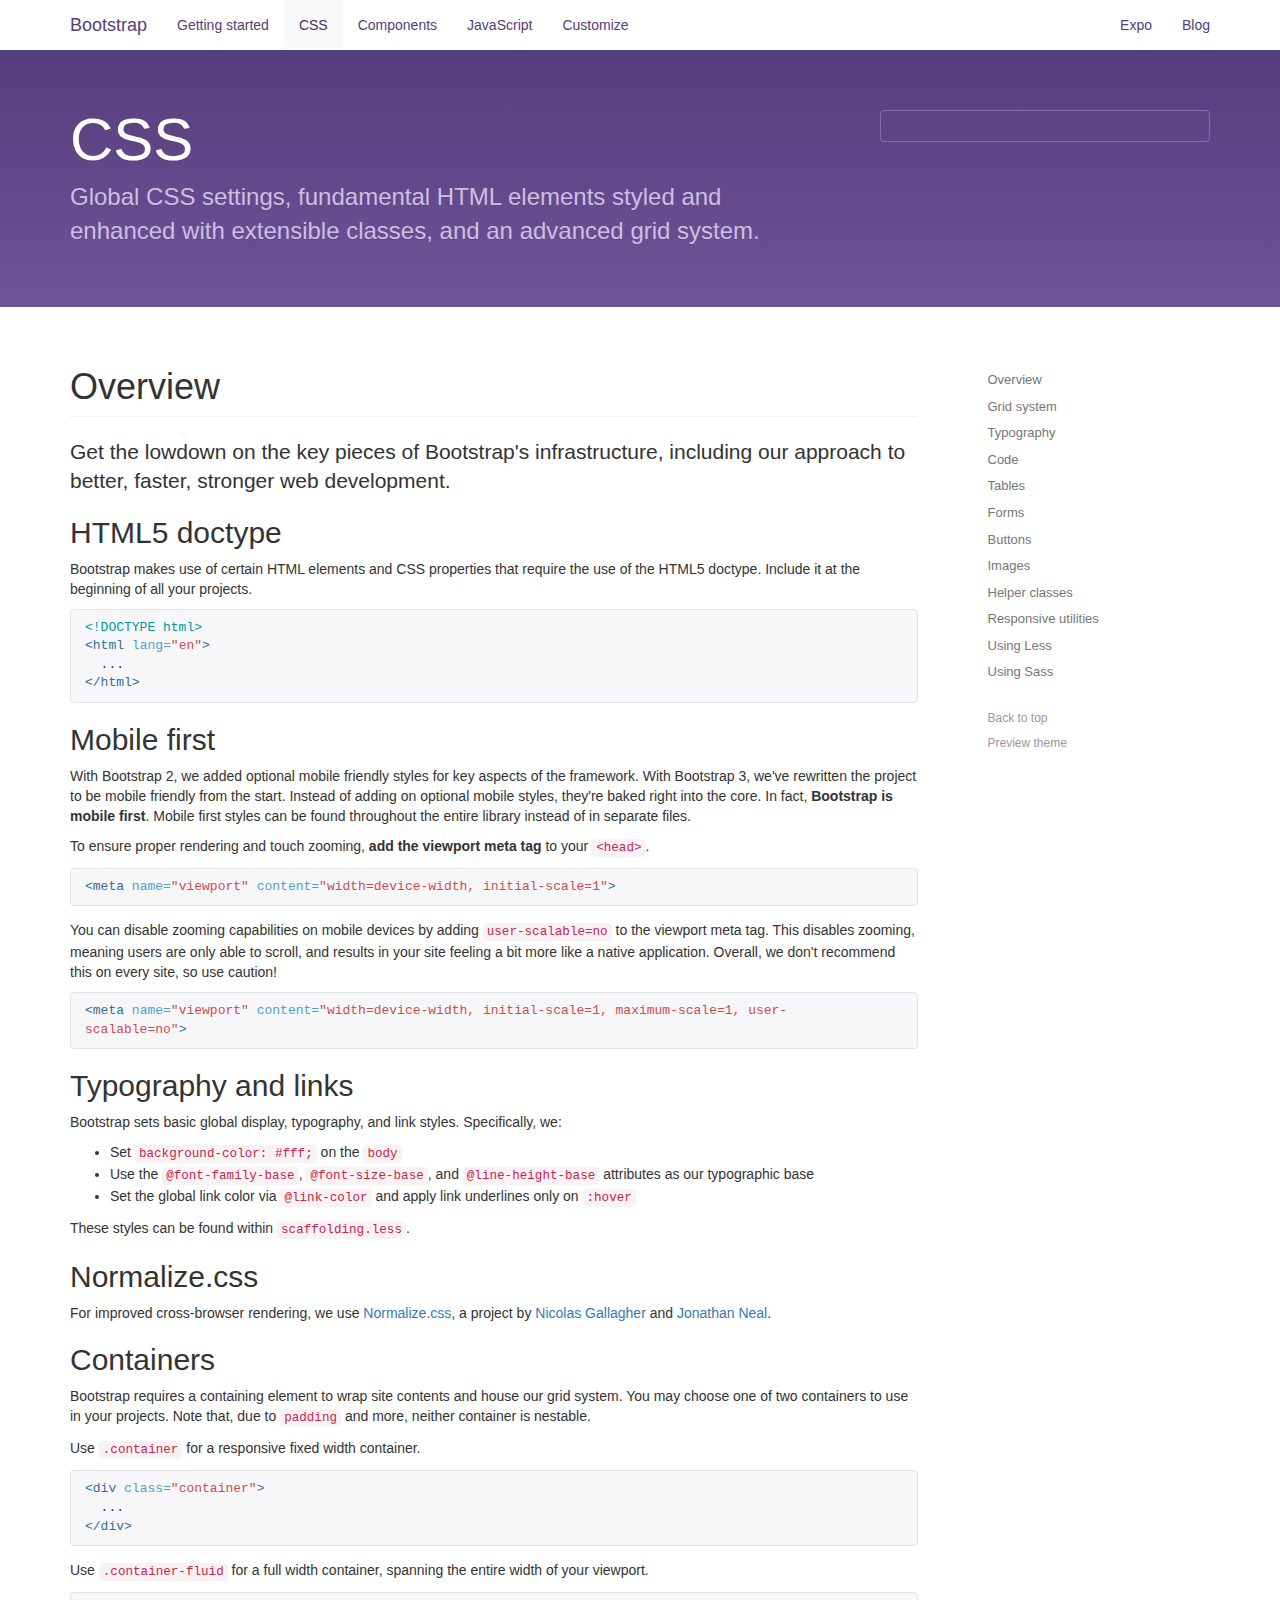
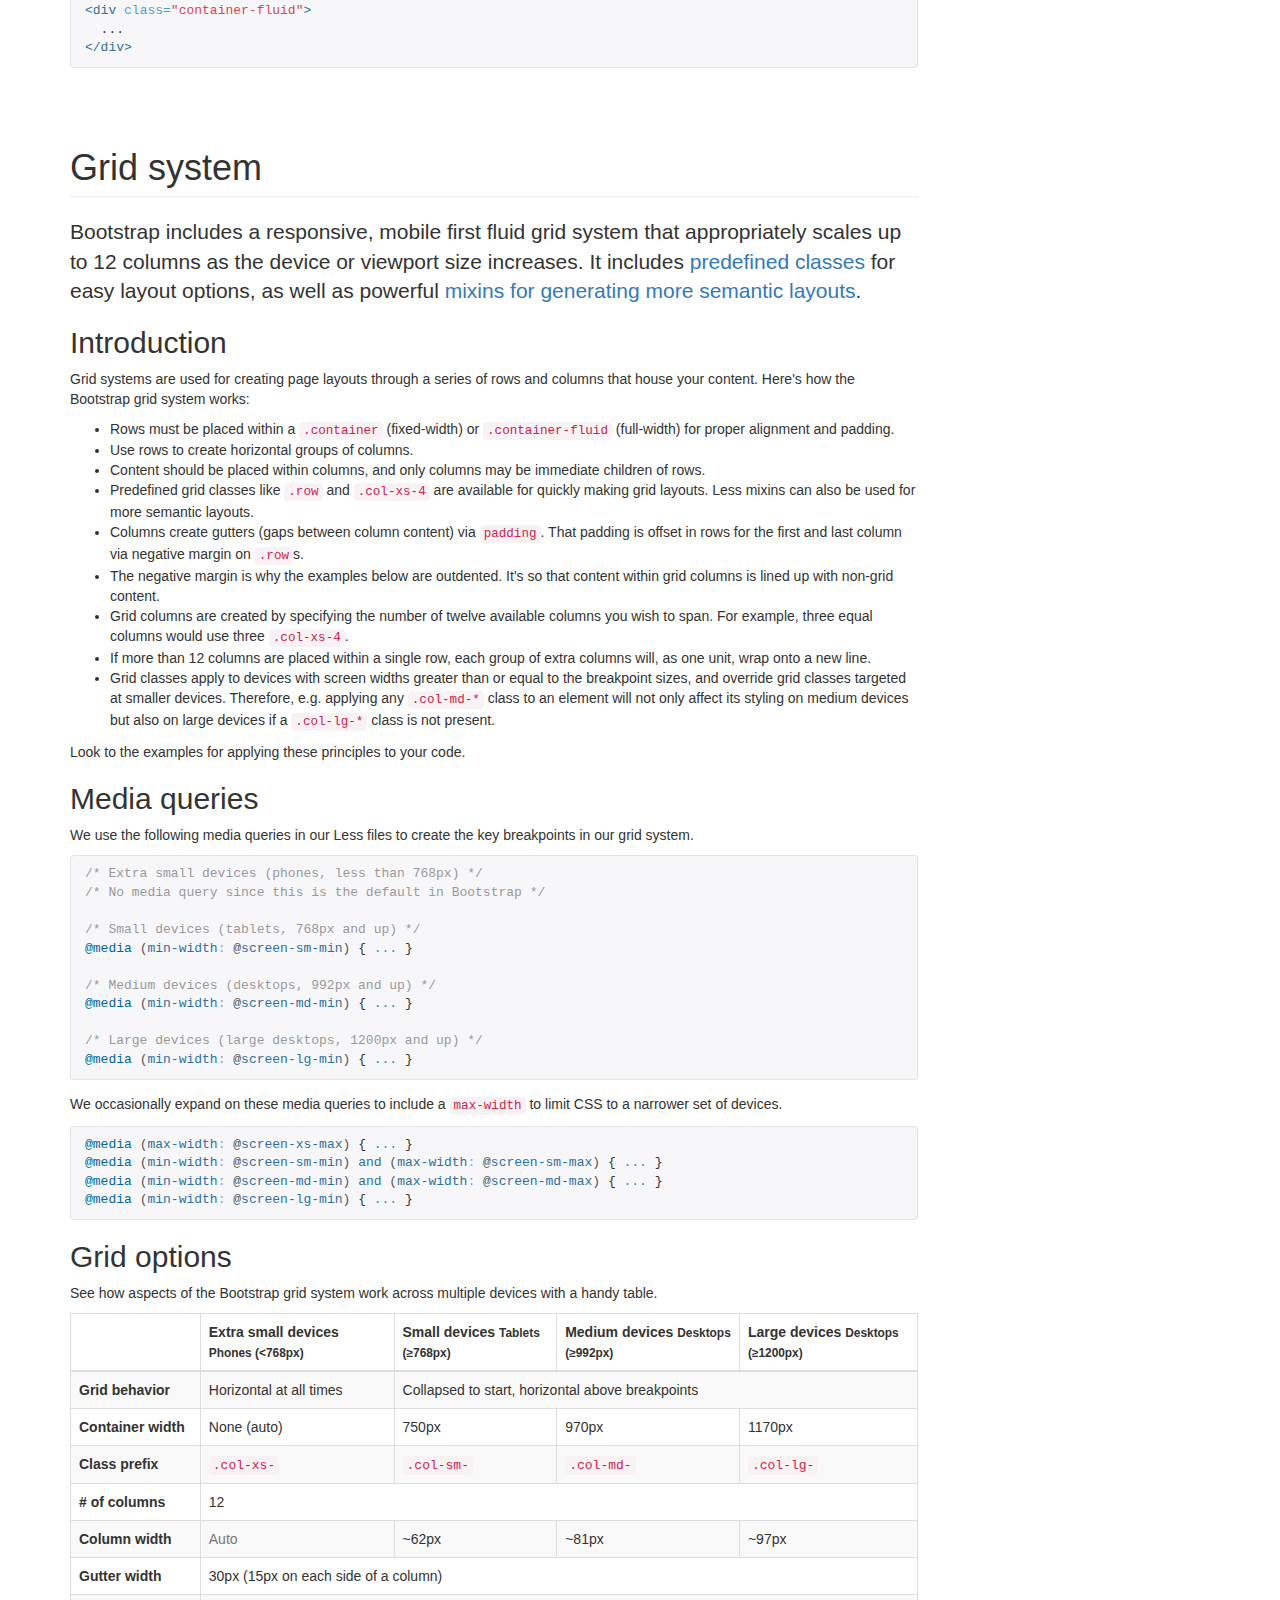
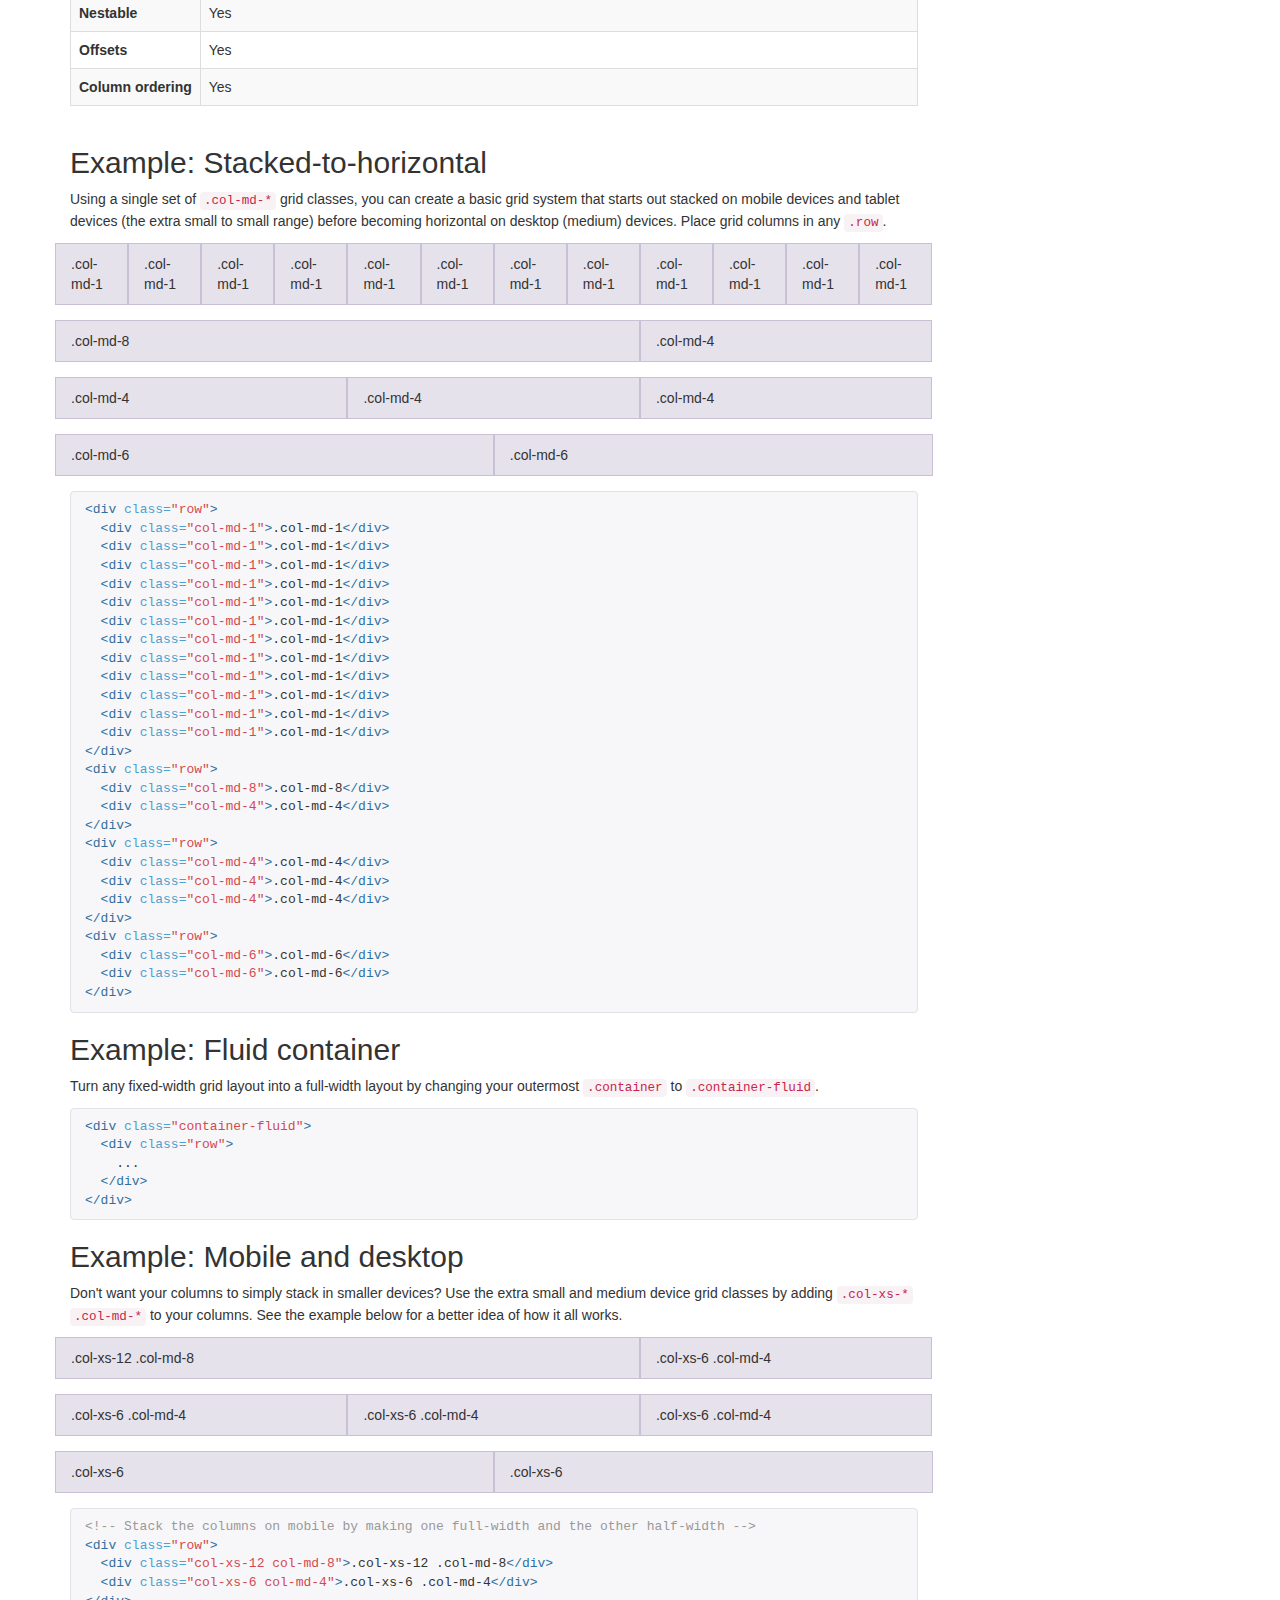
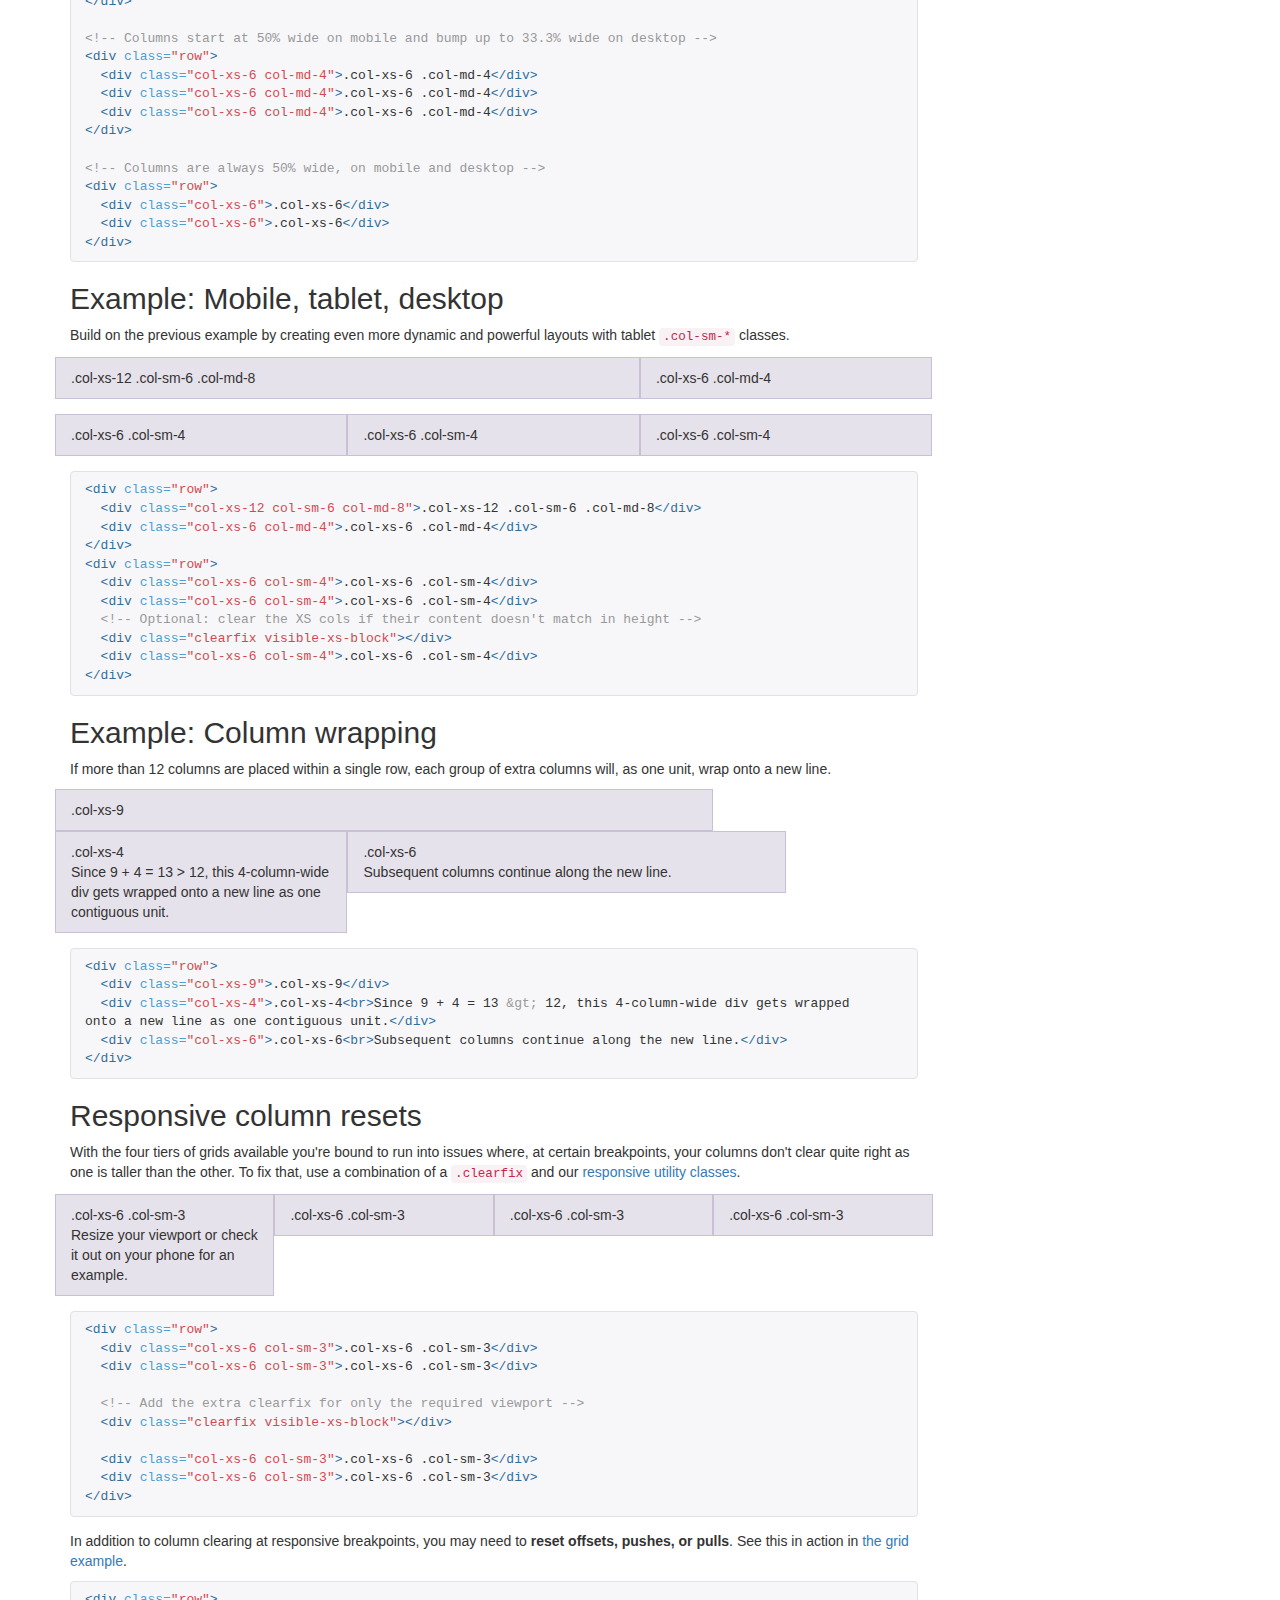
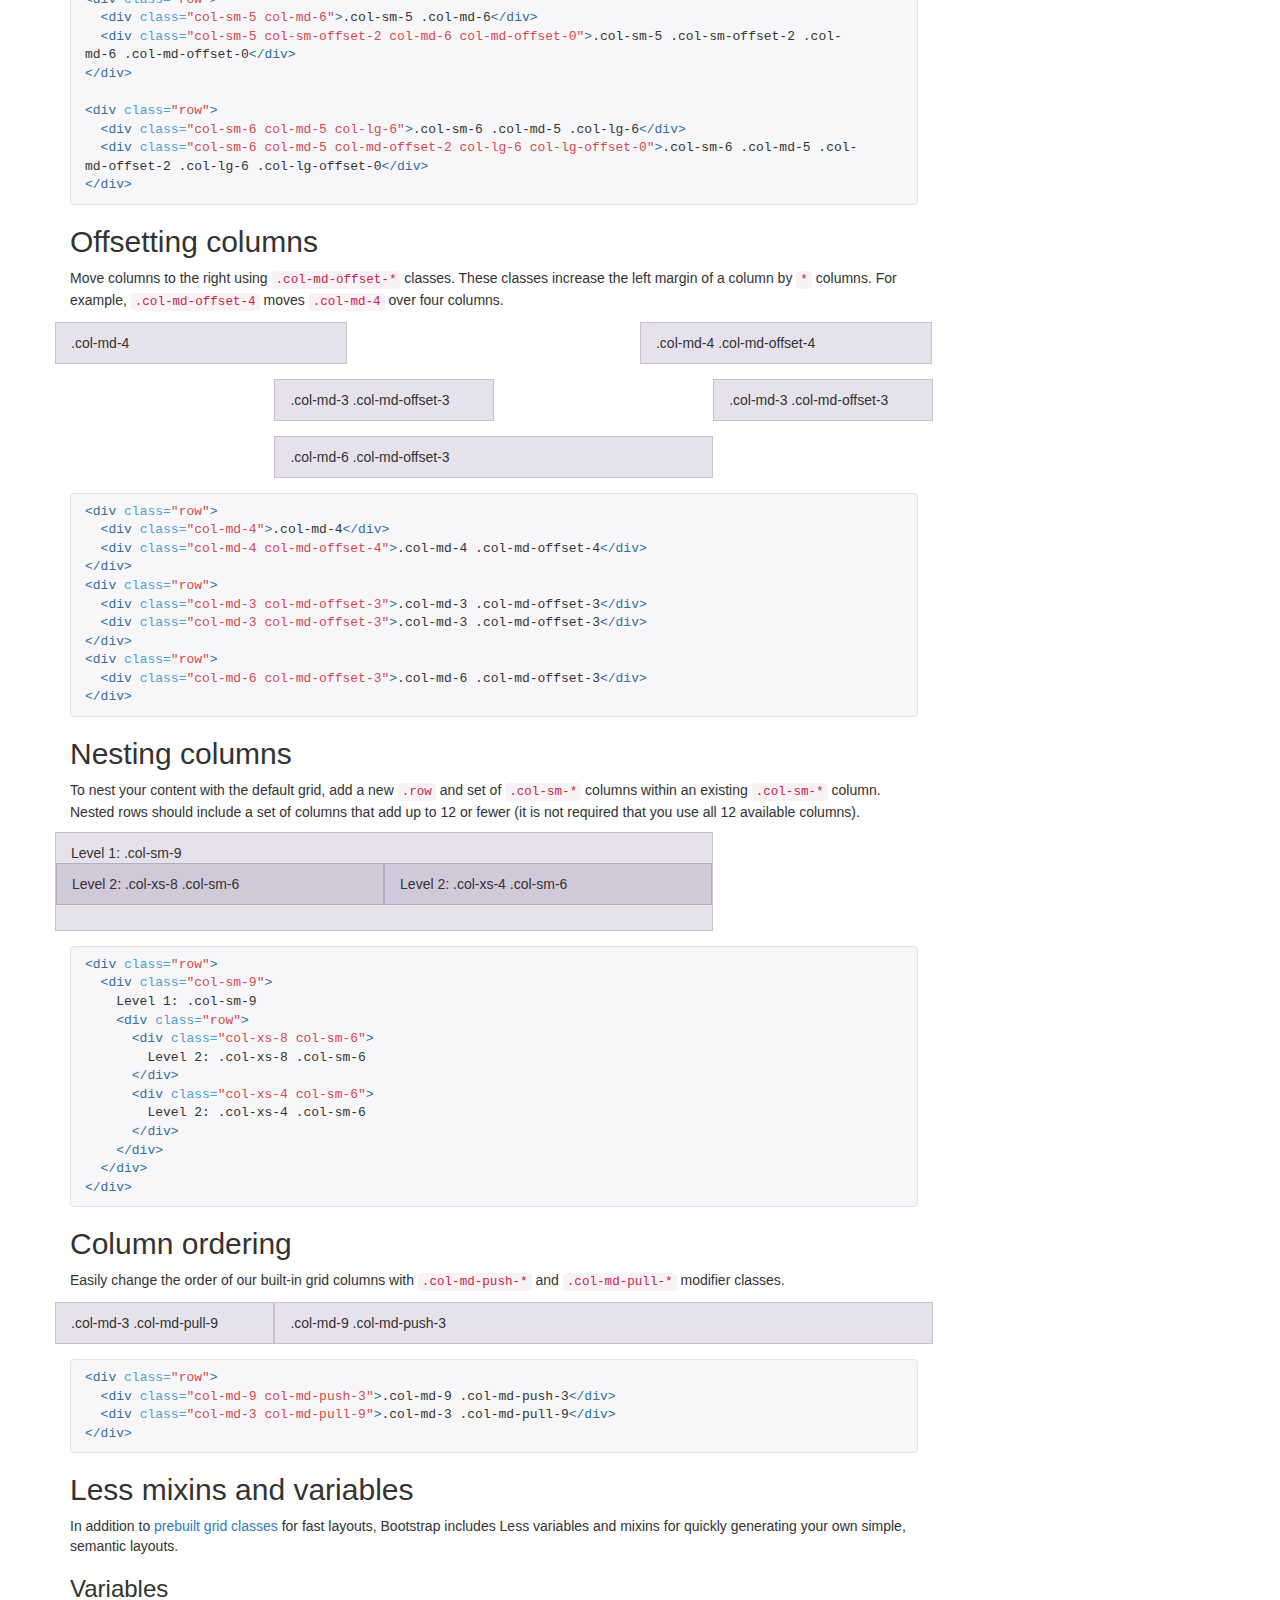
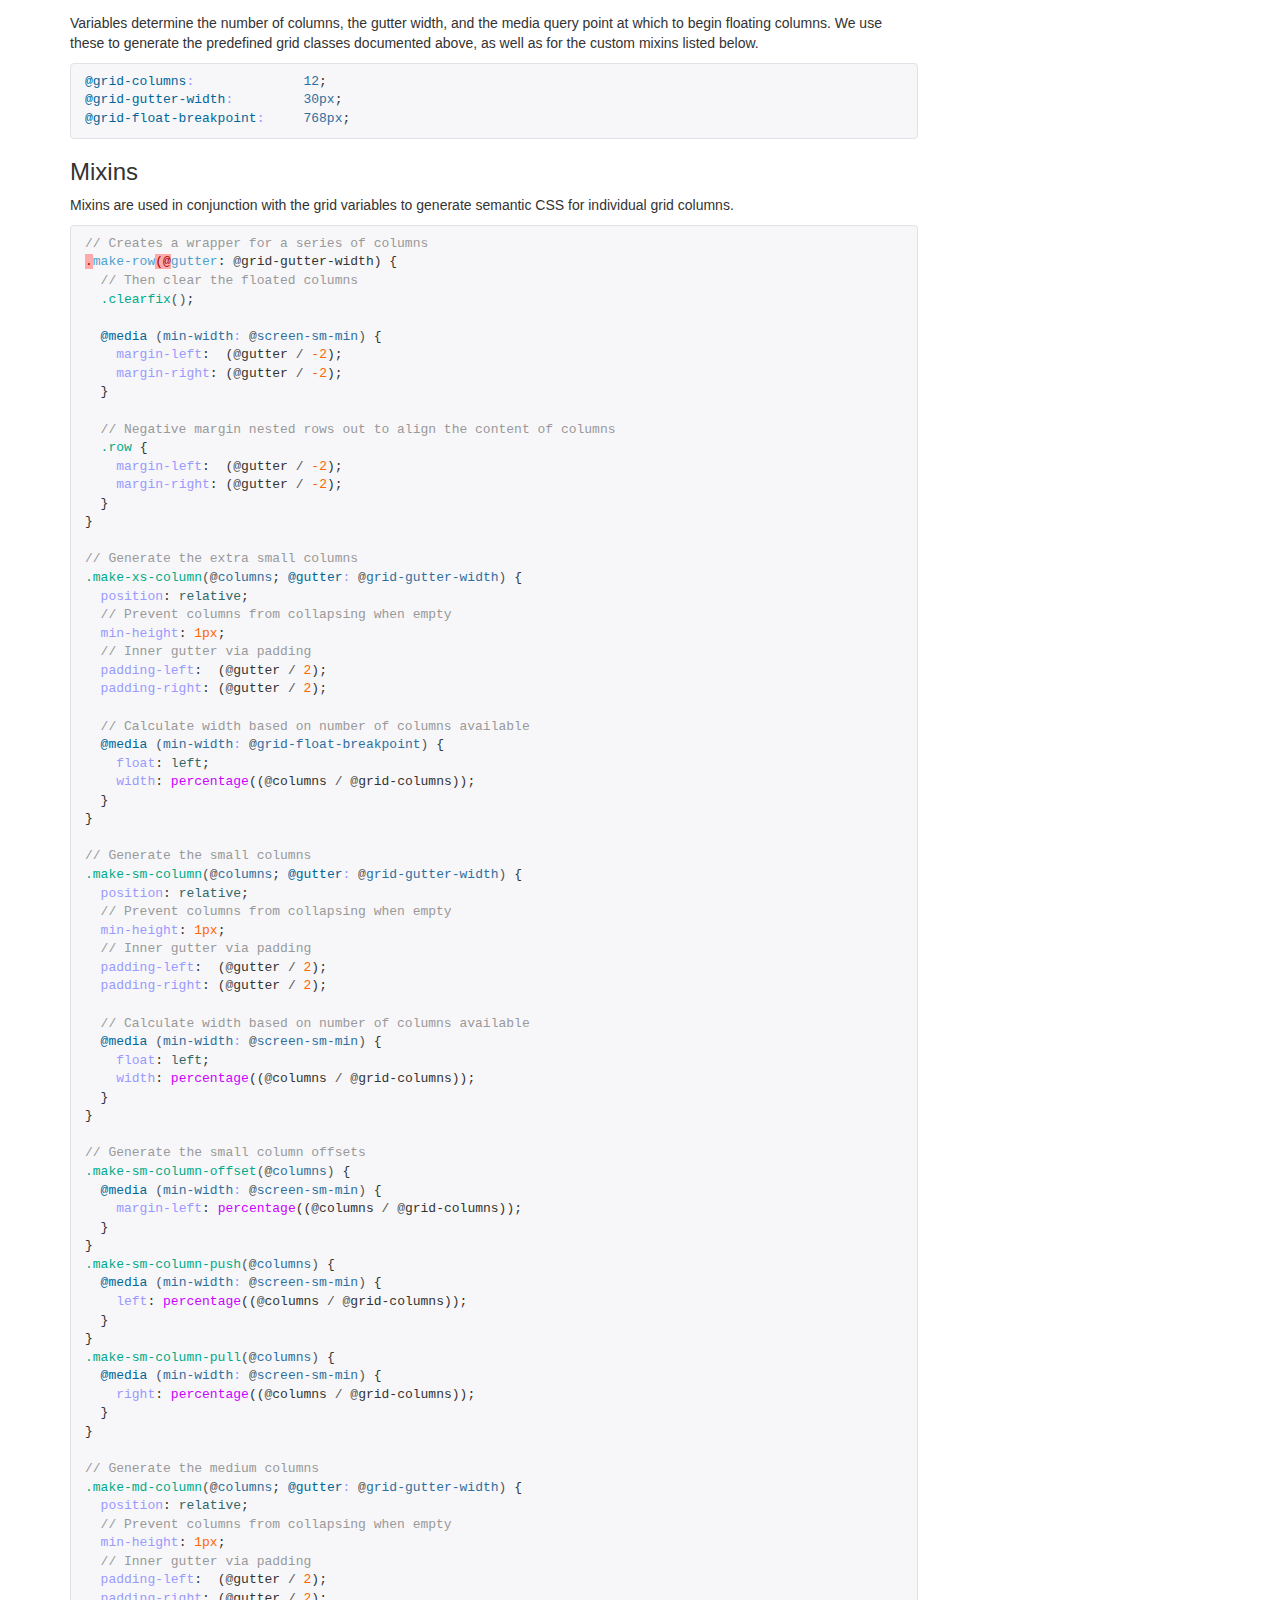
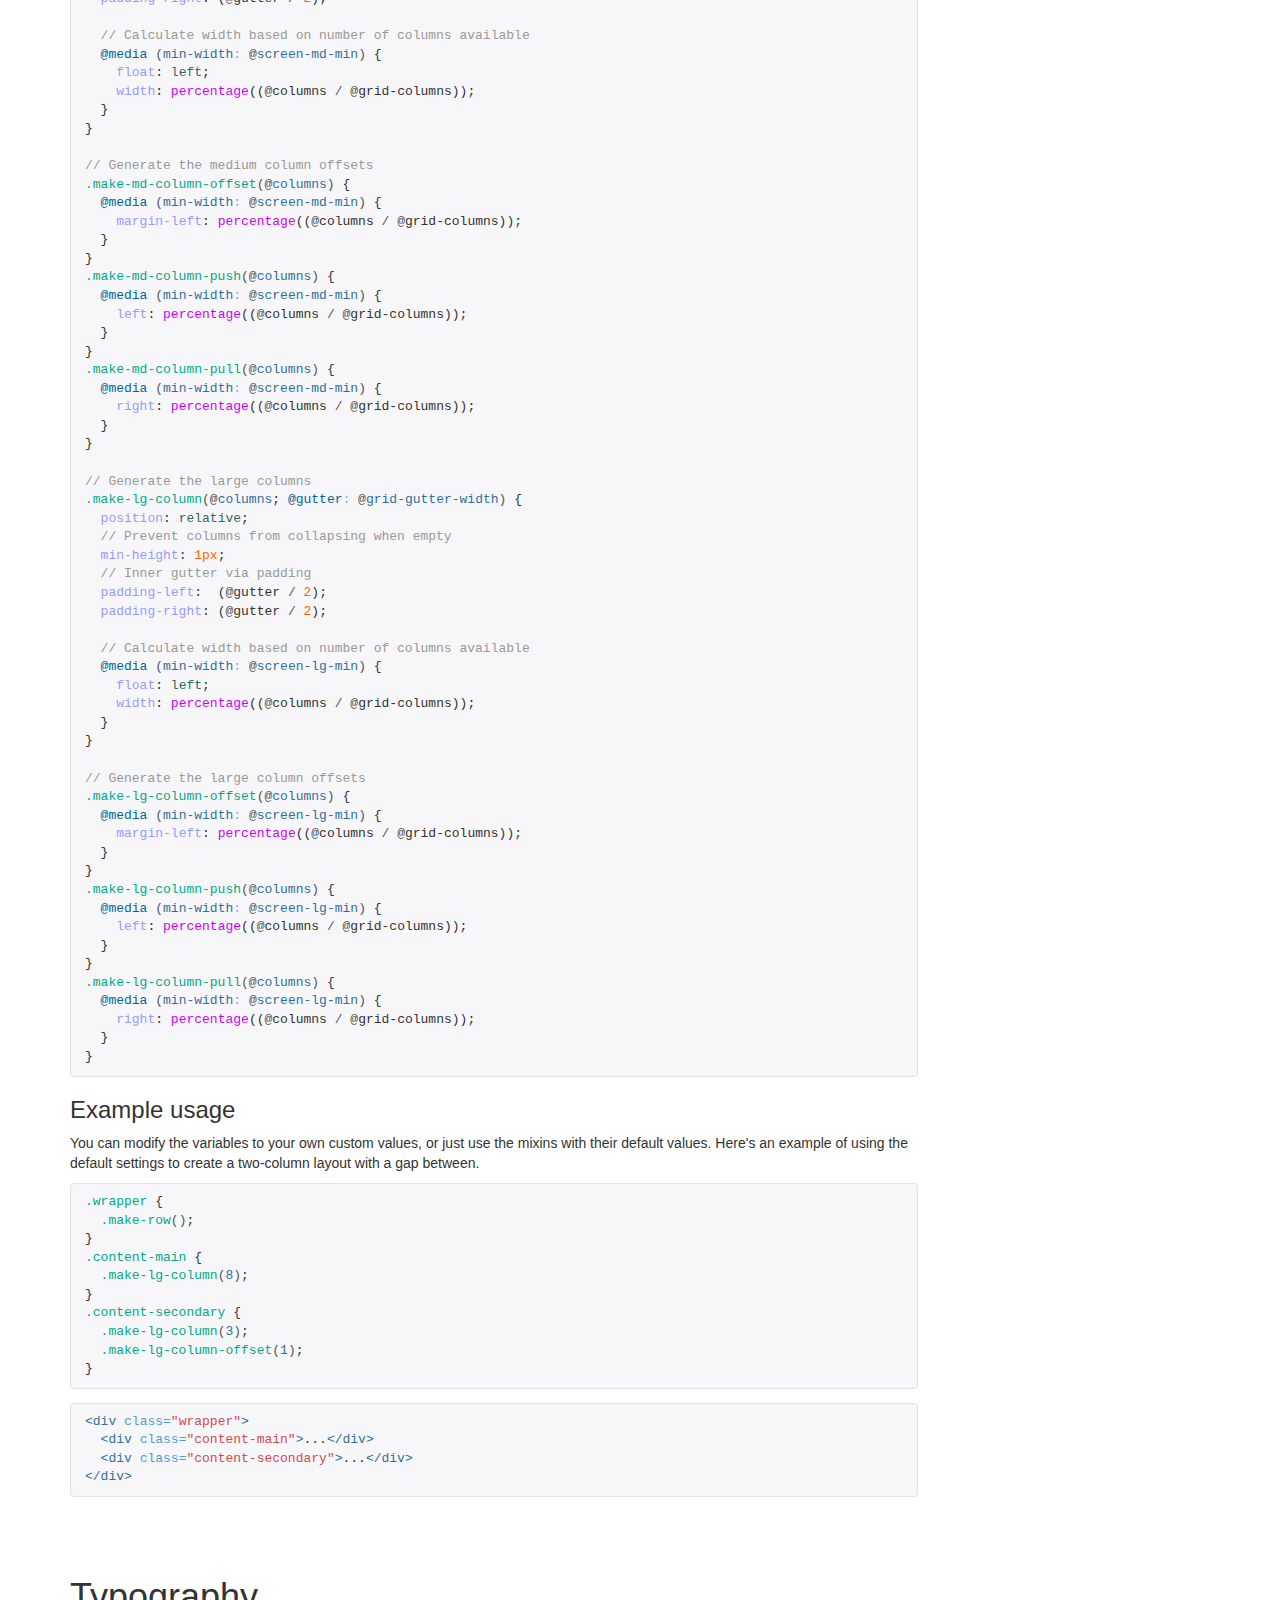
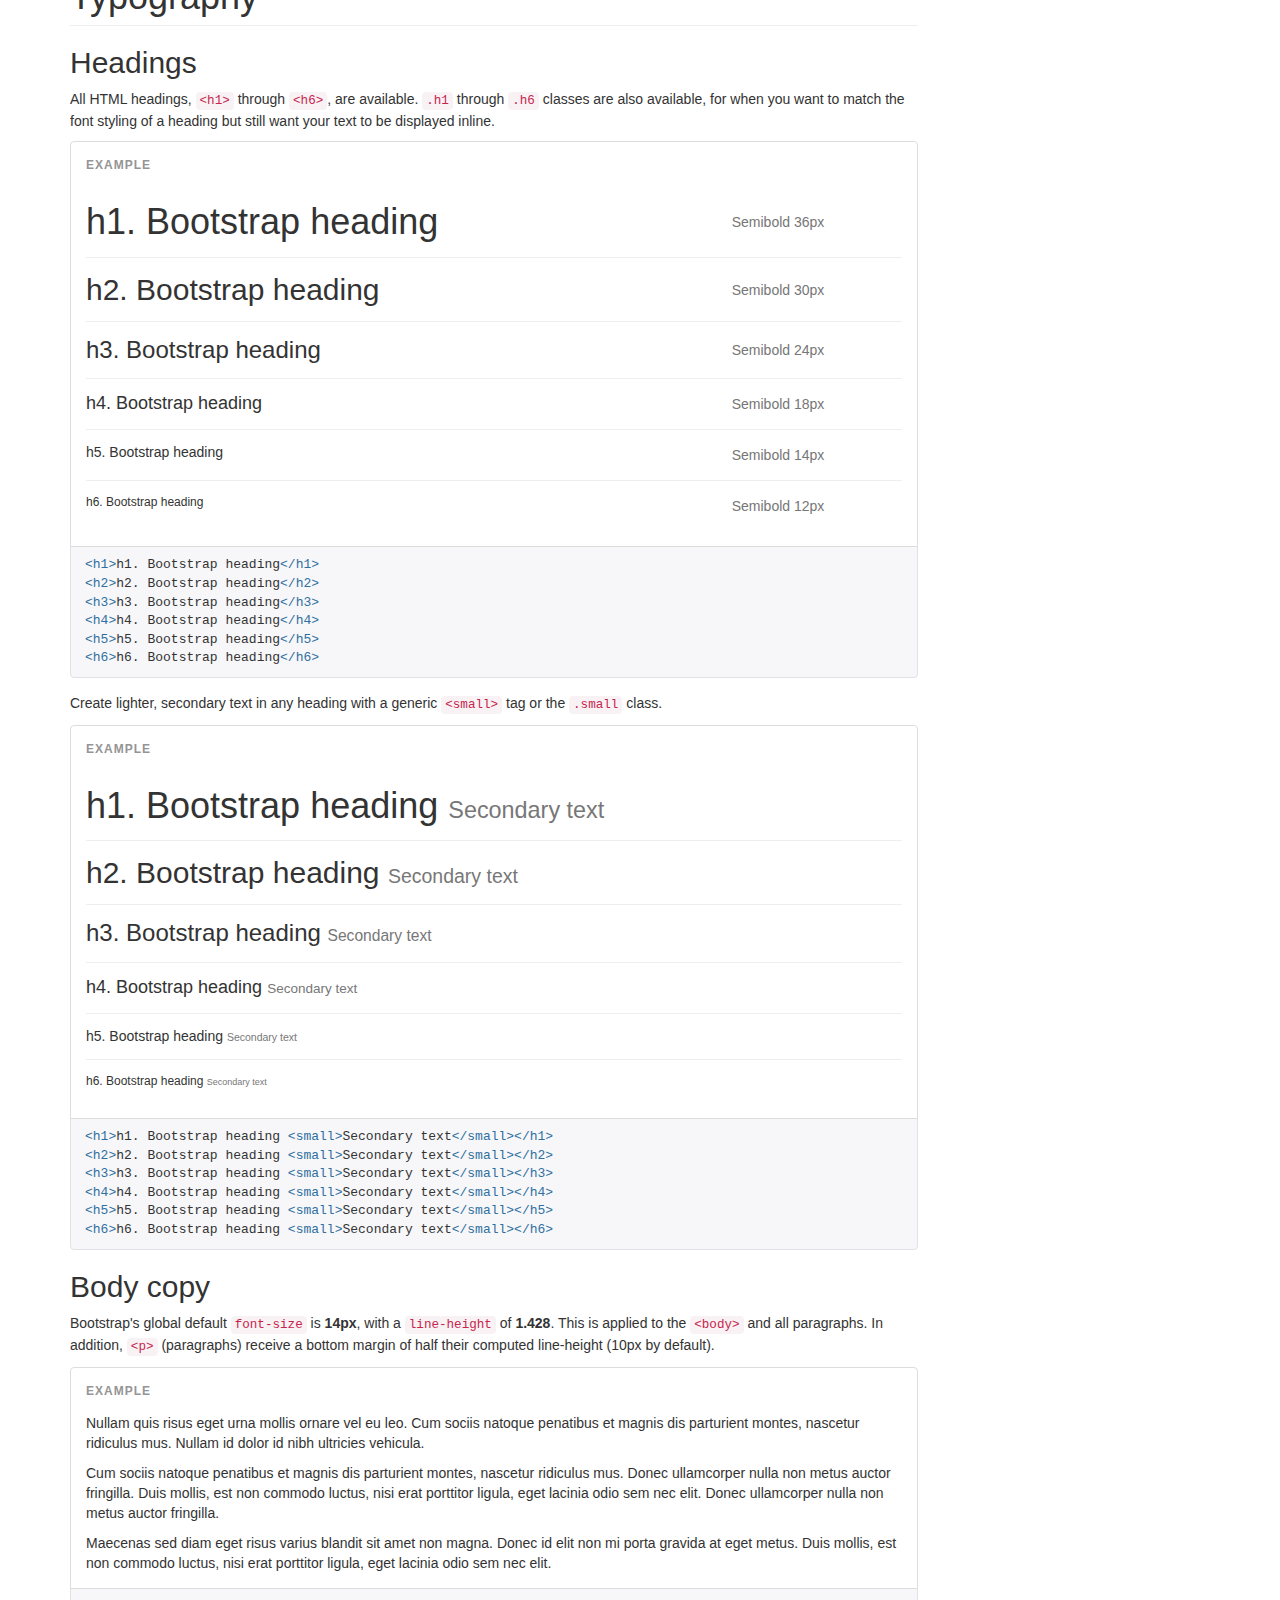
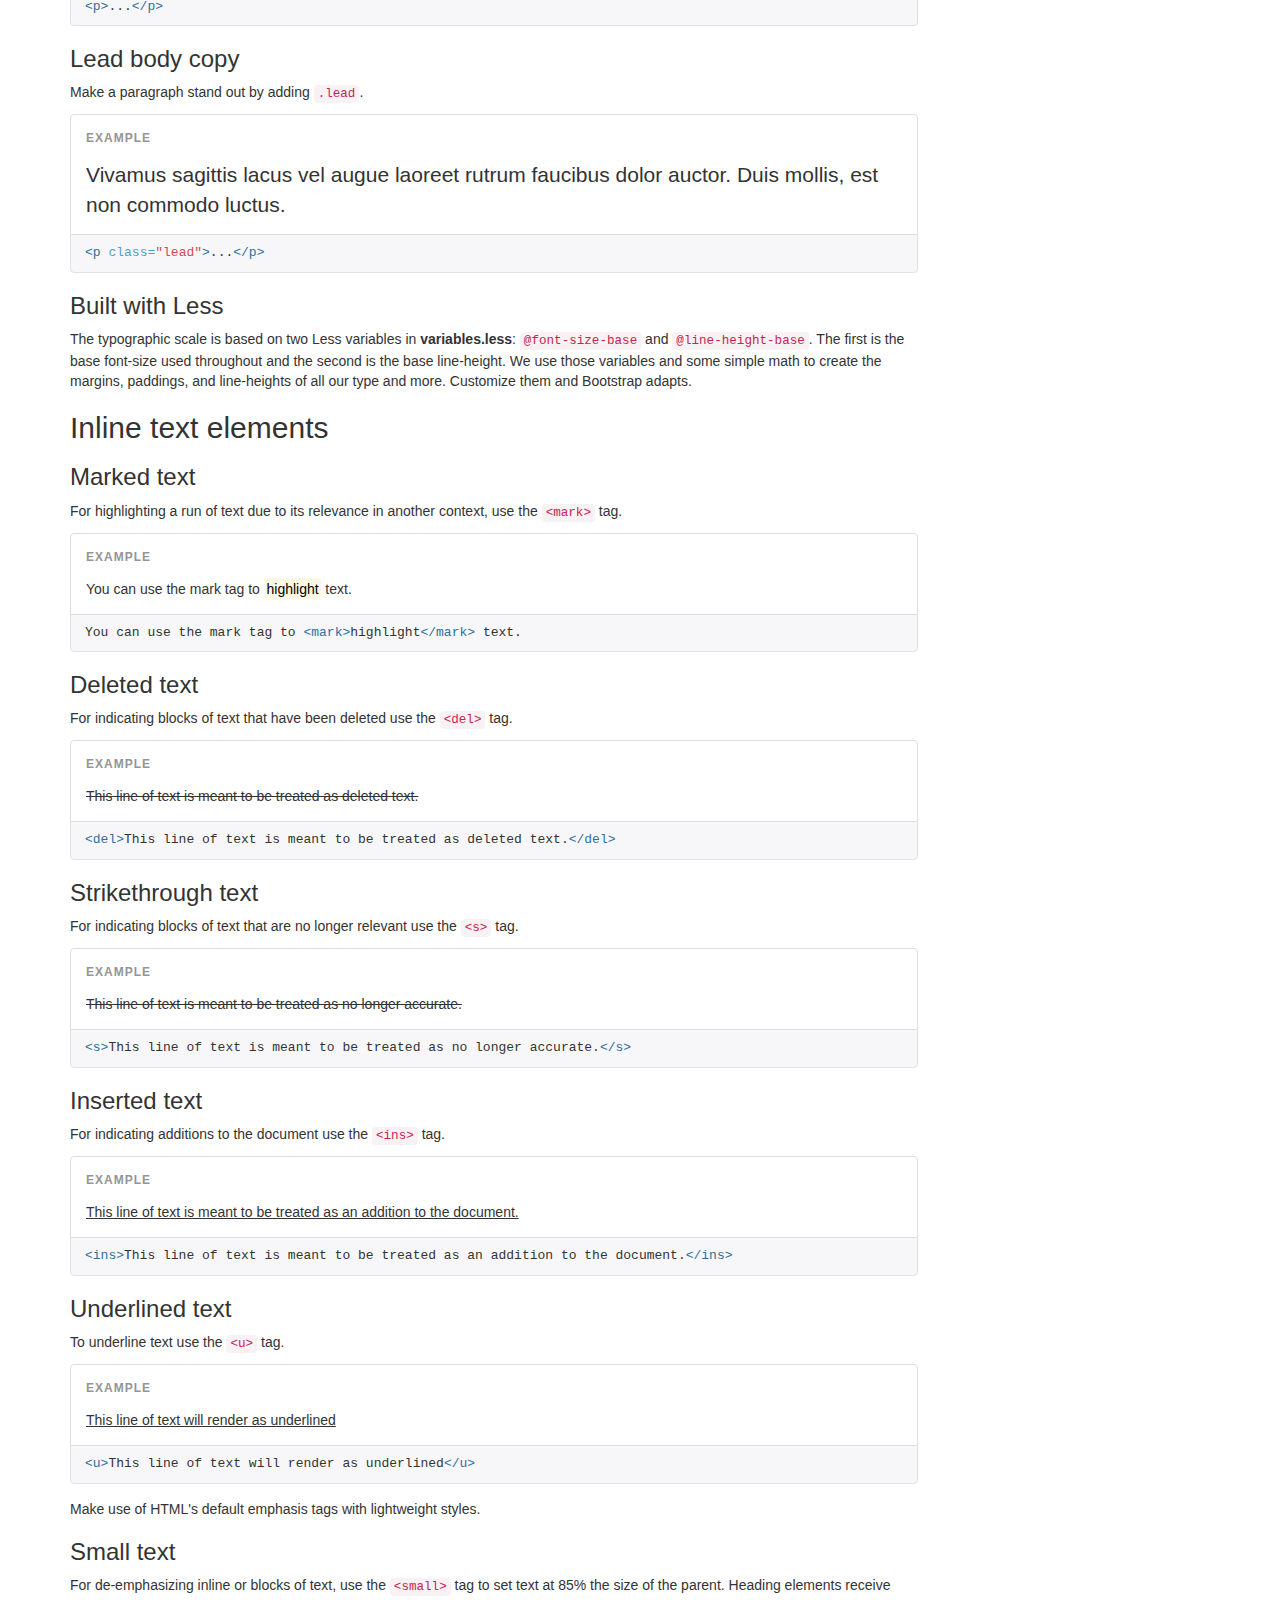
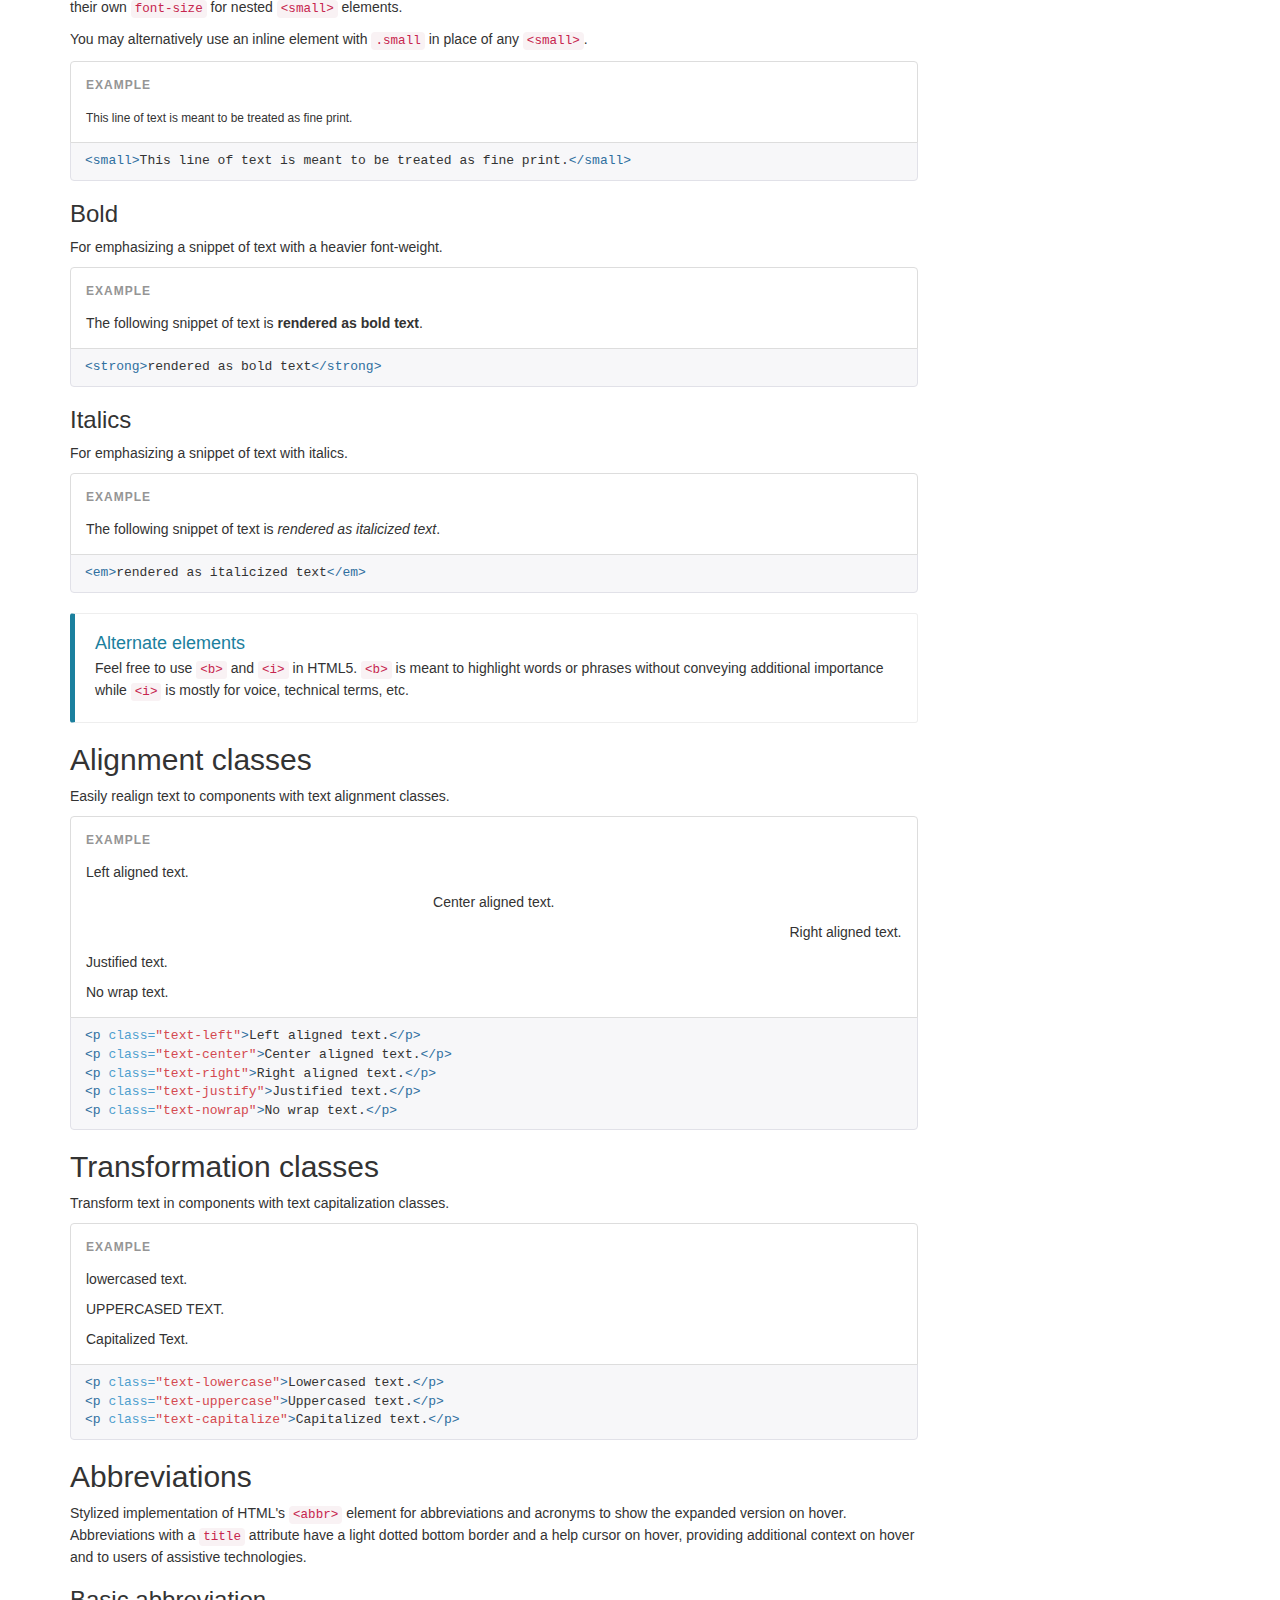
<file: Bootstrap-3-Offline-Docs/css/index.html>
<!DOCTYPE html>
<html lang="en">
  <head>
    <!-- Meta, title, CSS, favicons, etc. -->
    <meta charset="utf-8">
<meta http-equiv="X-UA-Compatible" content="IE=edge">
<meta name="viewport" content="width=device-width, initial-scale=1">
<meta name="description" content="Bootstrap, a sleek, intuitive, and powerful mobile first front-end framework for faster and easier web development.">
<meta name="keywords" content="HTML, CSS, JS, JavaScript, framework, bootstrap, front-end, frontend, web development">
<meta name="author" content="Mark Otto, Jacob Thornton, and Bootstrap contributors">

<title>
  
    CSS &middot; Bootstrap
  
</title>

<!-- Bootstrap core CSS -->

<link href="../dist/css/bootstrap.css" rel="stylesheet">


  <!-- Optional Bootstrap Theme -->

  <link href="data:text/css;charset=utf-8," data-href="../dist/css/bootstrap-theme.css" rel="stylesheet" id="bs-theme-stylesheet">



<!-- Documentation extras -->

<link href="../assets/css/src/pygments-manni.css" rel="stylesheet">
<link href="../assets/css/src/docs.css" rel="stylesheet">

<!--[if lt IE 9]><script src="../assets/js/ie8-responsive-file-warning.js"></script><![endif]-->
<script src="../assets/js/ie-emulation-modes-warning.js"></script>

<!-- HTML5 shim and Respond.js for IE8 support of HTML5 elements and media queries -->
<!--[if lt IE 9]>
  <script src="https://oss.maxcdn.com/html5shiv/3.7.2/html5shiv.min.js"></script>
  <script src="https://oss.maxcdn.com/respond/1.4.2/respond.min.js"></script>
<![endif]-->

<!-- Favicons -->
<link rel="apple-touch-icon" href="/apple-touch-icon.png">
<link rel="icon" href="/favicon.ico">

<script>
  (function(i,s,o,g,r,a,m){i['GoogleAnalyticsObject']=r;i[r]=i[r]||function(){
  (i[r].q=i[r].q||[]).push(arguments)},i[r].l=1*new Date();a=s.createElement(o),
  m=s.getElementsByTagName(o)[0];a.async=1;a.src=g;m.parentNode.insertBefore(a,m)
  })(window,document,'script','//www.google-analytics.com/analytics.js','ga');
  ga('create', 'UA-146052-10', 'getbootstrap.com');
  ga('send', 'pageview');
</script>

  </head>
  <body>
    <a id="skippy" class="sr-only sr-only-focusable" href="#content"><div class="container"><span class="skiplink-text">Skip to main content</span></div></a>

    <!-- Docs master nav -->
    <header class="navbar navbar-static-top bs-docs-nav" id="top" role="banner">
  <div class="container">
    <div class="navbar-header">
      <button class="navbar-toggle collapsed" type="button" data-toggle="collapse" data-target="#bs-navbar" aria-controls="bs-navbar" aria-expanded="false">
        <span class="sr-only">Toggle navigation</span>
        <span class="icon-bar"></span>
        <span class="icon-bar"></span>
        <span class="icon-bar"></span>
      </button>
      <a href="../" class="navbar-brand">Bootstrap</a>
    </div>
    <nav id="bs-navbar" class="collapse navbar-collapse">
      <ul class="nav navbar-nav">
        <li>
          <a href="../getting-started/">Getting started</a>
        </li>
        <li class="active">
          <a href="../css/">CSS</a>
        </li>
        <li>
          <a href="../components/">Components</a>
        </li>
        <li>
          <a href="../javascript/">JavaScript</a>
        </li>
        <li>
          <a href="../customize/">Customize</a>
        </li>
      </ul>
      <ul class="nav navbar-nav navbar-right">
        <li><a href="http://expo.getbootstrap.com" onclick="ga('send', 'event', 'Navbar', 'Community links', 'Expo');">Expo</a></li>
        <li><a href="http://blog.getbootstrap.com" onclick="ga('send', 'event', 'Navbar', 'Community links', 'Blog');">Blog</a></li>
      </ul>
    </nav>
  </div>
</header>


    <!-- Docs page layout -->
    <div class="bs-docs-header" id="content" tabindex="-1">
      <div class="container">
        <h1>CSS</h1>
        <p>Global CSS settings, fundamental HTML elements styled and enhanced with extensible classes, and an advanced grid system.</p>
        <div id="carbonads-container"><div class="carbonad"><div id="azcarbon"></div><script>var z = document.createElement("script"); z.async = true; z.src = "http://engine.carbonads.com/z/32341/azcarbon_2_1_0_HORIZ"; var s = document.getElementsByTagName("script")[0]; s.parentNode.insertBefore(z, s);</script></div></div>

      </div>
    </div>

    <div class="container bs-docs-container">

      <div class="row">
        <div class="col-md-9" role="main">
          <div class="bs-docs-section">
  <h1 id="overview" class="page-header">Overview</h1>

  <p class="lead">Get the lowdown on the key pieces of Bootstrap's infrastructure, including our approach to better, faster, stronger web development.</p>

  <h2 id="overview-doctype">HTML5 doctype</h2>
  <p>Bootstrap makes use of certain HTML elements and CSS properties that require the use of the HTML5 doctype. Include it at the beginning of all your projects.</p>
<div class="highlight"><pre><code class="language-html" data-lang="html"><span class="cp">&lt;!DOCTYPE html&gt;</span>
<span class="nt">&lt;html</span> <span class="na">lang=</span><span class="s">"en"</span><span class="nt">&gt;</span>
  ...
<span class="nt">&lt;/html&gt;</span></code></pre></div>

  <h2 id="overview-mobile">Mobile first</h2>
  <p>With Bootstrap 2, we added optional mobile friendly styles for key aspects of the framework. With Bootstrap 3, we've rewritten the project to be mobile friendly from the start. Instead of adding on optional mobile styles, they're baked right into the core. In fact, <strong>Bootstrap is mobile first</strong>. Mobile first styles can be found throughout the entire library instead of in separate files.</p>
  <p>To ensure proper rendering and touch zooming, <strong>add the viewport meta tag</strong> to your <code>&lt;head&gt;</code>.</p>
<div class="highlight"><pre><code class="language-html" data-lang="html"><span class="nt">&lt;meta</span> <span class="na">name=</span><span class="s">"viewport"</span> <span class="na">content=</span><span class="s">"width=device-width, initial-scale=1"</span><span class="nt">&gt;</span></code></pre></div>
  <p>You can disable zooming capabilities on mobile devices by adding <code>user-scalable=no</code> to the viewport meta tag. This disables zooming, meaning users are only able to scroll, and results in your site feeling a bit more like a native application. Overall, we don't recommend this on every site, so use caution!</p>
<div class="highlight"><pre><code class="language-html" data-lang="html"><span class="nt">&lt;meta</span> <span class="na">name=</span><span class="s">"viewport"</span> <span class="na">content=</span><span class="s">"width=device-width, initial-scale=1, maximum-scale=1, user-scalable=no"</span><span class="nt">&gt;</span></code></pre></div>

  <h2 id="overview-type-links">Typography and links</h2>
  <p>Bootstrap sets basic global display, typography, and link styles. Specifically, we:</p>
  <ul>
    <li>Set <code>background-color: #fff;</code> on the <code>body</code></li>
    <li>Use the <code>@font-family-base</code>, <code>@font-size-base</code>, and <code>@line-height-base</code> attributes as our typographic base</li>
    <li>Set the global link color via <code>@link-color</code> and apply link underlines only on <code>:hover</code></li>
  </ul>
  <p>These styles can be found within <code>scaffolding.less</code>.</p>

  <h2 id="overview-normalize">Normalize.css</h2>
  <p>For improved cross-browser rendering, we use <a href="http://necolas.github.io/normalize.css/" target="_blank">Normalize.css</a>, a project by <a href="https://twitter.com/necolas" target="_blank">Nicolas Gallagher</a> and <a href="https://twitter.com/jon_neal" target="_blank">Jonathan Neal</a>.</p>

  <h2 id="overview-container">Containers</h2>
  <p>Bootstrap requires a containing element to wrap site contents and house our grid system. You may choose one of two containers to use in your projects. Note that, due to <code>padding</code> and more, neither container is nestable.</p>
  <p>Use <code>.container</code> for a responsive fixed width container.</p>
<div class="highlight"><pre><code class="language-html" data-lang="html"><span class="nt">&lt;div</span> <span class="na">class=</span><span class="s">"container"</span><span class="nt">&gt;</span>
  ...
<span class="nt">&lt;/div&gt;</span></code></pre></div>
  <p>Use <code>.container-fluid</code> for a full width container, spanning the entire width of your viewport.</p>
<div class="highlight"><pre><code class="language-html" data-lang="html"><span class="nt">&lt;div</span> <span class="na">class=</span><span class="s">"container-fluid"</span><span class="nt">&gt;</span>
  ...
<span class="nt">&lt;/div&gt;</span></code></pre></div>
</div>

<div class="bs-docs-section">
  <h1 id="grid" class="page-header">Grid system</h1>

  <p class="lead">Bootstrap includes a responsive, mobile first fluid grid system that appropriately scales up to 12 columns as the device or viewport size increases. It includes <a href="#grid-example-basic">predefined classes</a> for easy layout options, as well as powerful <a href="#grid-less">mixins for generating more semantic layouts</a>.</p>

  <h2 id="grid-intro">Introduction</h2>
  <p>Grid systems are used for creating page layouts through a series of rows and columns that house your content. Here's how the Bootstrap grid system works:</p>
  <ul>
    <li>Rows must be placed within a <code>.container</code> (fixed-width) or <code>.container-fluid</code> (full-width) for proper alignment and padding.</li>
    <li>Use rows to create horizontal groups of columns.</li>
    <li>Content should be placed within columns, and only columns may be immediate children of rows.</li>
    <li>Predefined grid classes like <code>.row</code> and <code>.col-xs-4</code> are available for quickly making grid layouts. Less mixins can also be used for more semantic layouts.</li>
    <li>Columns create gutters (gaps between column content) via <code>padding</code>. That padding is offset in rows for the first and last column via negative margin on <code>.row</code>s.</li>
    <li>The negative margin is why the examples below are outdented. It's so that content within grid columns is lined up with non-grid content.</li>
    <li>Grid columns are created by specifying the number of twelve available columns you wish to span. For example, three equal columns would use three <code>.col-xs-4</code>.</li>
    <li>If more than 12 columns are placed within a single row, each group of extra columns will, as one unit, wrap onto a new line.</li>
    <li>Grid classes apply to devices with screen widths greater than or equal to the breakpoint sizes, and override grid classes targeted at smaller devices. Therefore, e.g. applying any <code>.col-md-*</code> class to an element will not only affect its styling on medium devices but also on large devices if a <code>.col-lg-*</code> class is not present.</li>
  </ul>
  <p>Look to the examples for applying these principles to your code.</p>

  <h2 id="grid-media-queries">Media queries</h2>
  <p>We use the following media queries in our Less files to create the key breakpoints in our grid system.</p>
<div class="highlight"><pre><code class="language-scss" data-lang="scss"><span class="cm">/* Extra small devices (phones, less than 768px) */</span>
<span class="cm">/* No media query since this is the default in Bootstrap */</span>

<span class="cm">/* Small devices (tablets, 768px and up) */</span>
<span class="k">@media</span> <span class="o">(</span><span class="nt">min-width</span><span class="nd">:</span> <span class="o">@</span><span class="nt">screen-sm-min</span><span class="o">)</span> <span class="p">{</span> <span class="nc">...</span> <span class="p">}</span>

<span class="cm">/* Medium devices (desktops, 992px and up) */</span>
<span class="k">@media</span> <span class="o">(</span><span class="nt">min-width</span><span class="nd">:</span> <span class="o">@</span><span class="nt">screen-md-min</span><span class="o">)</span> <span class="p">{</span> <span class="nc">...</span> <span class="p">}</span>

<span class="cm">/* Large devices (large desktops, 1200px and up) */</span>
<span class="k">@media</span> <span class="o">(</span><span class="nt">min-width</span><span class="nd">:</span> <span class="o">@</span><span class="nt">screen-lg-min</span><span class="o">)</span> <span class="p">{</span> <span class="nc">...</span> <span class="p">}</span></code></pre></div>
  <p>We occasionally expand on these media queries to include a <code>max-width</code> to limit CSS to a narrower set of devices.</p>
<div class="highlight"><pre><code class="language-scss" data-lang="scss"><span class="k">@media</span> <span class="o">(</span><span class="nt">max-width</span><span class="nd">:</span> <span class="o">@</span><span class="nt">screen-xs-max</span><span class="o">)</span> <span class="p">{</span> <span class="nc">...</span> <span class="p">}</span>
<span class="k">@media</span> <span class="o">(</span><span class="nt">min-width</span><span class="nd">:</span> <span class="o">@</span><span class="nt">screen-sm-min</span><span class="o">)</span> <span class="nt">and</span> <span class="o">(</span><span class="nt">max-width</span><span class="nd">:</span> <span class="o">@</span><span class="nt">screen-sm-max</span><span class="o">)</span> <span class="p">{</span> <span class="nc">...</span> <span class="p">}</span>
<span class="k">@media</span> <span class="o">(</span><span class="nt">min-width</span><span class="nd">:</span> <span class="o">@</span><span class="nt">screen-md-min</span><span class="o">)</span> <span class="nt">and</span> <span class="o">(</span><span class="nt">max-width</span><span class="nd">:</span> <span class="o">@</span><span class="nt">screen-md-max</span><span class="o">)</span> <span class="p">{</span> <span class="nc">...</span> <span class="p">}</span>
<span class="k">@media</span> <span class="o">(</span><span class="nt">min-width</span><span class="nd">:</span> <span class="o">@</span><span class="nt">screen-lg-min</span><span class="o">)</span> <span class="p">{</span> <span class="nc">...</span> <span class="p">}</span></code></pre></div>

  <h2 id="grid-options">Grid options</h2>
  <p>See how aspects of the Bootstrap grid system work across multiple devices with a handy table.</p>
  <div class="table-responsive">
    <table class="table table-bordered table-striped">
      <thead>
        <tr>
          <th></th>
          <th>
            Extra small devices
            <small>Phones (&lt;768px)</small>
          </th>
          <th>
            Small devices
            <small>Tablets (&ge;768px)</small>
          </th>
          <th>
            Medium devices
            <small>Desktops (&ge;992px)</small>
          </th>
          <th>
            Large devices
            <small>Desktops (&ge;1200px)</small>
          </th>
        </tr>
      </thead>
      <tbody>
        <tr>
          <th class="text-nowrap" scope="row">Grid behavior</th>
          <td>Horizontal at all times</td>
          <td colspan="3">Collapsed to start, horizontal above breakpoints</td>
        </tr>
        <tr>
          <th class="text-nowrap" scope="row">Container width</th>
          <td>None (auto)</td>
          <td>750px</td>
          <td>970px</td>
          <td>1170px</td>
        </tr>
        <tr>
          <th class="text-nowrap" scope="row">Class prefix</th>
          <td><code>.col-xs-</code></td>
          <td><code>.col-sm-</code></td>
          <td><code>.col-md-</code></td>
          <td><code>.col-lg-</code></td>
        </tr>
        <tr>
          <th class="text-nowrap" scope="row"># of columns</th>
          <td colspan="4">12</td>
        </tr>
        <tr>
          <th class="text-nowrap" scope="row">Column width</th>
          <td class="text-muted">Auto</td>
          <td>~62px</td>
          <td>~81px</td>
          <td>~97px</td>
        </tr>
        <tr>
          <th class="text-nowrap" scope="row">Gutter width</th>
          <td colspan="4">30px (15px on each side of a column)</td>
        </tr>
        <tr>
          <th class="text-nowrap" scope="row">Nestable</th>
          <td colspan="4">Yes</td>
        </tr>
        <tr>
          <th class="text-nowrap" scope="row">Offsets</th>
          <td colspan="4">Yes</td>
        </tr>
        <tr>
          <th class="text-nowrap" scope="row">Column ordering</th>
          <td colspan="4">Yes</td>
        </tr>
      </tbody>
    </table>
  </div>

  <h2 id="grid-example-basic">Example: Stacked-to-horizontal</h2>
  <p>Using a single set of <code>.col-md-*</code> grid classes, you can create a basic grid system that starts out stacked on mobile devices and tablet devices (the extra small to small range) before becoming horizontal on desktop (medium) devices. Place grid columns in any <code>.row</code>.</p>
  <div class="bs-docs-grid">
    <div class="row show-grid">
      <div class="col-md-1">.col-md-1</div>
      <div class="col-md-1">.col-md-1</div>
      <div class="col-md-1">.col-md-1</div>
      <div class="col-md-1">.col-md-1</div>
      <div class="col-md-1">.col-md-1</div>
      <div class="col-md-1">.col-md-1</div>
      <div class="col-md-1">.col-md-1</div>
      <div class="col-md-1">.col-md-1</div>
      <div class="col-md-1">.col-md-1</div>
      <div class="col-md-1">.col-md-1</div>
      <div class="col-md-1">.col-md-1</div>
      <div class="col-md-1">.col-md-1</div>
    </div>
    <div class="row show-grid">
      <div class="col-md-8">.col-md-8</div>
      <div class="col-md-4">.col-md-4</div>
    </div>
    <div class="row show-grid">
      <div class="col-md-4">.col-md-4</div>
      <div class="col-md-4">.col-md-4</div>
      <div class="col-md-4">.col-md-4</div>
    </div>
    <div class="row show-grid">
      <div class="col-md-6">.col-md-6</div>
      <div class="col-md-6">.col-md-6</div>
    </div>
  </div>
<div class="highlight"><pre><code class="language-html" data-lang="html"><span class="nt">&lt;div</span> <span class="na">class=</span><span class="s">"row"</span><span class="nt">&gt;</span>
  <span class="nt">&lt;div</span> <span class="na">class=</span><span class="s">"col-md-1"</span><span class="nt">&gt;</span>.col-md-1<span class="nt">&lt;/div&gt;</span>
  <span class="nt">&lt;div</span> <span class="na">class=</span><span class="s">"col-md-1"</span><span class="nt">&gt;</span>.col-md-1<span class="nt">&lt;/div&gt;</span>
  <span class="nt">&lt;div</span> <span class="na">class=</span><span class="s">"col-md-1"</span><span class="nt">&gt;</span>.col-md-1<span class="nt">&lt;/div&gt;</span>
  <span class="nt">&lt;div</span> <span class="na">class=</span><span class="s">"col-md-1"</span><span class="nt">&gt;</span>.col-md-1<span class="nt">&lt;/div&gt;</span>
  <span class="nt">&lt;div</span> <span class="na">class=</span><span class="s">"col-md-1"</span><span class="nt">&gt;</span>.col-md-1<span class="nt">&lt;/div&gt;</span>
  <span class="nt">&lt;div</span> <span class="na">class=</span><span class="s">"col-md-1"</span><span class="nt">&gt;</span>.col-md-1<span class="nt">&lt;/div&gt;</span>
  <span class="nt">&lt;div</span> <span class="na">class=</span><span class="s">"col-md-1"</span><span class="nt">&gt;</span>.col-md-1<span class="nt">&lt;/div&gt;</span>
  <span class="nt">&lt;div</span> <span class="na">class=</span><span class="s">"col-md-1"</span><span class="nt">&gt;</span>.col-md-1<span class="nt">&lt;/div&gt;</span>
  <span class="nt">&lt;div</span> <span class="na">class=</span><span class="s">"col-md-1"</span><span class="nt">&gt;</span>.col-md-1<span class="nt">&lt;/div&gt;</span>
  <span class="nt">&lt;div</span> <span class="na">class=</span><span class="s">"col-md-1"</span><span class="nt">&gt;</span>.col-md-1<span class="nt">&lt;/div&gt;</span>
  <span class="nt">&lt;div</span> <span class="na">class=</span><span class="s">"col-md-1"</span><span class="nt">&gt;</span>.col-md-1<span class="nt">&lt;/div&gt;</span>
  <span class="nt">&lt;div</span> <span class="na">class=</span><span class="s">"col-md-1"</span><span class="nt">&gt;</span>.col-md-1<span class="nt">&lt;/div&gt;</span>
<span class="nt">&lt;/div&gt;</span>
<span class="nt">&lt;div</span> <span class="na">class=</span><span class="s">"row"</span><span class="nt">&gt;</span>
  <span class="nt">&lt;div</span> <span class="na">class=</span><span class="s">"col-md-8"</span><span class="nt">&gt;</span>.col-md-8<span class="nt">&lt;/div&gt;</span>
  <span class="nt">&lt;div</span> <span class="na">class=</span><span class="s">"col-md-4"</span><span class="nt">&gt;</span>.col-md-4<span class="nt">&lt;/div&gt;</span>
<span class="nt">&lt;/div&gt;</span>
<span class="nt">&lt;div</span> <span class="na">class=</span><span class="s">"row"</span><span class="nt">&gt;</span>
  <span class="nt">&lt;div</span> <span class="na">class=</span><span class="s">"col-md-4"</span><span class="nt">&gt;</span>.col-md-4<span class="nt">&lt;/div&gt;</span>
  <span class="nt">&lt;div</span> <span class="na">class=</span><span class="s">"col-md-4"</span><span class="nt">&gt;</span>.col-md-4<span class="nt">&lt;/div&gt;</span>
  <span class="nt">&lt;div</span> <span class="na">class=</span><span class="s">"col-md-4"</span><span class="nt">&gt;</span>.col-md-4<span class="nt">&lt;/div&gt;</span>
<span class="nt">&lt;/div&gt;</span>
<span class="nt">&lt;div</span> <span class="na">class=</span><span class="s">"row"</span><span class="nt">&gt;</span>
  <span class="nt">&lt;div</span> <span class="na">class=</span><span class="s">"col-md-6"</span><span class="nt">&gt;</span>.col-md-6<span class="nt">&lt;/div&gt;</span>
  <span class="nt">&lt;div</span> <span class="na">class=</span><span class="s">"col-md-6"</span><span class="nt">&gt;</span>.col-md-6<span class="nt">&lt;/div&gt;</span>
<span class="nt">&lt;/div&gt;</span></code></pre></div>

  <h2 id="grid-example-fluid">Example: Fluid container</h2>
  <p>Turn any fixed-width grid layout into a full-width layout by changing your outermost <code>.container</code> to <code>.container-fluid</code>.</p>
<div class="highlight"><pre><code class="language-html" data-lang="html"><span class="nt">&lt;div</span> <span class="na">class=</span><span class="s">"container-fluid"</span><span class="nt">&gt;</span>
  <span class="nt">&lt;div</span> <span class="na">class=</span><span class="s">"row"</span><span class="nt">&gt;</span>
    ...
  <span class="nt">&lt;/div&gt;</span>
<span class="nt">&lt;/div&gt;</span></code></pre></div>

  <h2 id="grid-example-mixed">Example: Mobile and desktop</h2>
  <p>Don't want your columns to simply stack in smaller devices? Use the extra small and medium device grid classes by adding <code>.col-xs-*</code> <code>.col-md-*</code> to your columns. See the example below for a better idea of how it all works.</p>
  <div class="bs-docs-grid">
    <div class="row show-grid">
      <div class="col-xs-12 col-md-8">.col-xs-12 .col-md-8</div>
      <div class="col-xs-6 col-md-4">.col-xs-6 .col-md-4</div>
    </div>
    <div class="row show-grid">
      <div class="col-xs-6 col-md-4">.col-xs-6 .col-md-4</div>
      <div class="col-xs-6 col-md-4">.col-xs-6 .col-md-4</div>
      <div class="col-xs-6 col-md-4">.col-xs-6 .col-md-4</div>
    </div>
    <div class="row show-grid">
      <div class="col-xs-6">.col-xs-6</div>
      <div class="col-xs-6">.col-xs-6</div>
    </div>
  </div>
<div class="highlight"><pre><code class="language-html" data-lang="html"><span class="c">&lt;!-- Stack the columns on mobile by making one full-width and the other half-width --&gt;</span>
<span class="nt">&lt;div</span> <span class="na">class=</span><span class="s">"row"</span><span class="nt">&gt;</span>
  <span class="nt">&lt;div</span> <span class="na">class=</span><span class="s">"col-xs-12 col-md-8"</span><span class="nt">&gt;</span>.col-xs-12 .col-md-8<span class="nt">&lt;/div&gt;</span>
  <span class="nt">&lt;div</span> <span class="na">class=</span><span class="s">"col-xs-6 col-md-4"</span><span class="nt">&gt;</span>.col-xs-6 .col-md-4<span class="nt">&lt;/div&gt;</span>
<span class="nt">&lt;/div&gt;</span>

<span class="c">&lt;!-- Columns start at 50% wide on mobile and bump up to 33.3% wide on desktop --&gt;</span>
<span class="nt">&lt;div</span> <span class="na">class=</span><span class="s">"row"</span><span class="nt">&gt;</span>
  <span class="nt">&lt;div</span> <span class="na">class=</span><span class="s">"col-xs-6 col-md-4"</span><span class="nt">&gt;</span>.col-xs-6 .col-md-4<span class="nt">&lt;/div&gt;</span>
  <span class="nt">&lt;div</span> <span class="na">class=</span><span class="s">"col-xs-6 col-md-4"</span><span class="nt">&gt;</span>.col-xs-6 .col-md-4<span class="nt">&lt;/div&gt;</span>
  <span class="nt">&lt;div</span> <span class="na">class=</span><span class="s">"col-xs-6 col-md-4"</span><span class="nt">&gt;</span>.col-xs-6 .col-md-4<span class="nt">&lt;/div&gt;</span>
<span class="nt">&lt;/div&gt;</span>

<span class="c">&lt;!-- Columns are always 50% wide, on mobile and desktop --&gt;</span>
<span class="nt">&lt;div</span> <span class="na">class=</span><span class="s">"row"</span><span class="nt">&gt;</span>
  <span class="nt">&lt;div</span> <span class="na">class=</span><span class="s">"col-xs-6"</span><span class="nt">&gt;</span>.col-xs-6<span class="nt">&lt;/div&gt;</span>
  <span class="nt">&lt;div</span> <span class="na">class=</span><span class="s">"col-xs-6"</span><span class="nt">&gt;</span>.col-xs-6<span class="nt">&lt;/div&gt;</span>
<span class="nt">&lt;/div&gt;</span></code></pre></div>

  <h2 id="grid-example-mixed-complete">Example: Mobile, tablet, desktop</h2>
  <p>Build on the previous example by creating even more dynamic and powerful layouts with tablet <code>.col-sm-*</code> classes.</p>
  <div class="bs-docs-grid">
    <div class="row show-grid">
      <div class="col-xs-12 col-sm-6 col-md-8">.col-xs-12 .col-sm-6 .col-md-8</div>
      <div class="col-xs-6 col-md-4">.col-xs-6 .col-md-4</div>
    </div>
    <div class="row show-grid">
      <div class="col-xs-6 col-sm-4">.col-xs-6 .col-sm-4</div>
      <div class="col-xs-6 col-sm-4">.col-xs-6 .col-sm-4</div>
      <!-- Optional: clear the XS cols if their content doesn't match in height -->
      <div class="clearfix visible-xs-block"></div>
      <div class="col-xs-6 col-sm-4">.col-xs-6 .col-sm-4</div>
    </div>
  </div>
<div class="highlight"><pre><code class="language-html" data-lang="html"><span class="nt">&lt;div</span> <span class="na">class=</span><span class="s">"row"</span><span class="nt">&gt;</span>
  <span class="nt">&lt;div</span> <span class="na">class=</span><span class="s">"col-xs-12 col-sm-6 col-md-8"</span><span class="nt">&gt;</span>.col-xs-12 .col-sm-6 .col-md-8<span class="nt">&lt;/div&gt;</span>
  <span class="nt">&lt;div</span> <span class="na">class=</span><span class="s">"col-xs-6 col-md-4"</span><span class="nt">&gt;</span>.col-xs-6 .col-md-4<span class="nt">&lt;/div&gt;</span>
<span class="nt">&lt;/div&gt;</span>
<span class="nt">&lt;div</span> <span class="na">class=</span><span class="s">"row"</span><span class="nt">&gt;</span>
  <span class="nt">&lt;div</span> <span class="na">class=</span><span class="s">"col-xs-6 col-sm-4"</span><span class="nt">&gt;</span>.col-xs-6 .col-sm-4<span class="nt">&lt;/div&gt;</span>
  <span class="nt">&lt;div</span> <span class="na">class=</span><span class="s">"col-xs-6 col-sm-4"</span><span class="nt">&gt;</span>.col-xs-6 .col-sm-4<span class="nt">&lt;/div&gt;</span>
  <span class="c">&lt;!-- Optional: clear the XS cols if their content doesn't match in height --&gt;</span>
  <span class="nt">&lt;div</span> <span class="na">class=</span><span class="s">"clearfix visible-xs-block"</span><span class="nt">&gt;&lt;/div&gt;</span>
  <span class="nt">&lt;div</span> <span class="na">class=</span><span class="s">"col-xs-6 col-sm-4"</span><span class="nt">&gt;</span>.col-xs-6 .col-sm-4<span class="nt">&lt;/div&gt;</span>
<span class="nt">&lt;/div&gt;</span></code></pre></div>

  <h2 id="grid-example-wrapping">Example: Column wrapping</h2>
  <p>If more than 12 columns are placed within a single row, each group of extra columns will, as one unit, wrap onto a new line.</p>
  <div class="bs-docs-grid">
    <div class="row show-grid">
      <div class="col-xs-9">.col-xs-9</div>
      <div class="col-xs-4">.col-xs-4<br>Since 9 + 4 = 13 &gt; 12, this 4-column-wide div gets wrapped onto a new line as one contiguous unit.</div>
      <div class="col-xs-6">.col-xs-6<br>Subsequent columns continue along the new line.</div>
    </div>
  </div>
<div class="highlight"><pre><code class="language-html" data-lang="html"><span class="nt">&lt;div</span> <span class="na">class=</span><span class="s">"row"</span><span class="nt">&gt;</span>
  <span class="nt">&lt;div</span> <span class="na">class=</span><span class="s">"col-xs-9"</span><span class="nt">&gt;</span>.col-xs-9<span class="nt">&lt;/div&gt;</span>
  <span class="nt">&lt;div</span> <span class="na">class=</span><span class="s">"col-xs-4"</span><span class="nt">&gt;</span>.col-xs-4<span class="nt">&lt;br&gt;</span>Since 9 + 4 = 13 <span class="ni">&amp;gt;</span> 12, this 4-column-wide div gets wrapped onto a new line as one contiguous unit.<span class="nt">&lt;/div&gt;</span>
  <span class="nt">&lt;div</span> <span class="na">class=</span><span class="s">"col-xs-6"</span><span class="nt">&gt;</span>.col-xs-6<span class="nt">&lt;br&gt;</span>Subsequent columns continue along the new line.<span class="nt">&lt;/div&gt;</span>
<span class="nt">&lt;/div&gt;</span></code></pre></div>

  <h2 id="grid-responsive-resets">Responsive column resets</h2>
  <p>With the four tiers of grids available you're bound to run into issues where, at certain breakpoints, your columns don't clear quite right as one is taller than the other. To fix that, use a combination of a <code>.clearfix</code> and our <a href="#responsive-utilities">responsive utility classes</a>.</p>
  <div class="bs-docs-grid">
    <div class="row show-grid">
      <div class="col-xs-6 col-sm-3">
        .col-xs-6 .col-sm-3
        <br>
        Resize your viewport or check it out on your phone for an example.
      </div>
      <div class="col-xs-6 col-sm-3">.col-xs-6 .col-sm-3</div>

      <!-- Add the extra clearfix for only the required viewport -->
      <div class="clearfix visible-xs-block"></div>

      <div class="col-xs-6 col-sm-3">.col-xs-6 .col-sm-3</div>
      <div class="col-xs-6 col-sm-3">.col-xs-6 .col-sm-3</div>
    </div>
  </div>
<div class="highlight"><pre><code class="language-html" data-lang="html"><span class="nt">&lt;div</span> <span class="na">class=</span><span class="s">"row"</span><span class="nt">&gt;</span>
  <span class="nt">&lt;div</span> <span class="na">class=</span><span class="s">"col-xs-6 col-sm-3"</span><span class="nt">&gt;</span>.col-xs-6 .col-sm-3<span class="nt">&lt;/div&gt;</span>
  <span class="nt">&lt;div</span> <span class="na">class=</span><span class="s">"col-xs-6 col-sm-3"</span><span class="nt">&gt;</span>.col-xs-6 .col-sm-3<span class="nt">&lt;/div&gt;</span>

  <span class="c">&lt;!-- Add the extra clearfix for only the required viewport --&gt;</span>
  <span class="nt">&lt;div</span> <span class="na">class=</span><span class="s">"clearfix visible-xs-block"</span><span class="nt">&gt;&lt;/div&gt;</span>

  <span class="nt">&lt;div</span> <span class="na">class=</span><span class="s">"col-xs-6 col-sm-3"</span><span class="nt">&gt;</span>.col-xs-6 .col-sm-3<span class="nt">&lt;/div&gt;</span>
  <span class="nt">&lt;div</span> <span class="na">class=</span><span class="s">"col-xs-6 col-sm-3"</span><span class="nt">&gt;</span>.col-xs-6 .col-sm-3<span class="nt">&lt;/div&gt;</span>
<span class="nt">&lt;/div&gt;</span></code></pre></div>
  <p>In addition to column clearing at responsive breakpoints, you may need to <strong>reset offsets, pushes, or pulls</strong>. See this in action in <a href="../examples/grid/">the grid example</a>.</p>
<div class="highlight"><pre><code class="language-html" data-lang="html"><span class="nt">&lt;div</span> <span class="na">class=</span><span class="s">"row"</span><span class="nt">&gt;</span>
  <span class="nt">&lt;div</span> <span class="na">class=</span><span class="s">"col-sm-5 col-md-6"</span><span class="nt">&gt;</span>.col-sm-5 .col-md-6<span class="nt">&lt;/div&gt;</span>
  <span class="nt">&lt;div</span> <span class="na">class=</span><span class="s">"col-sm-5 col-sm-offset-2 col-md-6 col-md-offset-0"</span><span class="nt">&gt;</span>.col-sm-5 .col-sm-offset-2 .col-md-6 .col-md-offset-0<span class="nt">&lt;/div&gt;</span>
<span class="nt">&lt;/div&gt;</span>

<span class="nt">&lt;div</span> <span class="na">class=</span><span class="s">"row"</span><span class="nt">&gt;</span>
  <span class="nt">&lt;div</span> <span class="na">class=</span><span class="s">"col-sm-6 col-md-5 col-lg-6"</span><span class="nt">&gt;</span>.col-sm-6 .col-md-5 .col-lg-6<span class="nt">&lt;/div&gt;</span>
  <span class="nt">&lt;div</span> <span class="na">class=</span><span class="s">"col-sm-6 col-md-5 col-md-offset-2 col-lg-6 col-lg-offset-0"</span><span class="nt">&gt;</span>.col-sm-6 .col-md-5 .col-md-offset-2 .col-lg-6 .col-lg-offset-0<span class="nt">&lt;/div&gt;</span>
<span class="nt">&lt;/div&gt;</span></code></pre></div>


  <h2 id="grid-offsetting">Offsetting columns</h2>
  <p>Move columns to the right using <code>.col-md-offset-*</code> classes. These classes increase the left margin of a column by <code>*</code> columns. For example, <code>.col-md-offset-4</code> moves <code>.col-md-4</code> over four columns.</p>
  <div class="bs-docs-grid">
    <div class="row show-grid">
      <div class="col-md-4">.col-md-4</div>
      <div class="col-md-4 col-md-offset-4">.col-md-4 .col-md-offset-4</div>
    </div>
    <div class="row show-grid">
      <div class="col-md-3 col-md-offset-3">.col-md-3 .col-md-offset-3</div>
      <div class="col-md-3 col-md-offset-3">.col-md-3 .col-md-offset-3</div>
    </div>
    <div class="row show-grid">
      <div class="col-md-6 col-md-offset-3">.col-md-6 .col-md-offset-3</div>
    </div>
  </div>
<div class="highlight"><pre><code class="language-html" data-lang="html"><span class="nt">&lt;div</span> <span class="na">class=</span><span class="s">"row"</span><span class="nt">&gt;</span>
  <span class="nt">&lt;div</span> <span class="na">class=</span><span class="s">"col-md-4"</span><span class="nt">&gt;</span>.col-md-4<span class="nt">&lt;/div&gt;</span>
  <span class="nt">&lt;div</span> <span class="na">class=</span><span class="s">"col-md-4 col-md-offset-4"</span><span class="nt">&gt;</span>.col-md-4 .col-md-offset-4<span class="nt">&lt;/div&gt;</span>
<span class="nt">&lt;/div&gt;</span>
<span class="nt">&lt;div</span> <span class="na">class=</span><span class="s">"row"</span><span class="nt">&gt;</span>
  <span class="nt">&lt;div</span> <span class="na">class=</span><span class="s">"col-md-3 col-md-offset-3"</span><span class="nt">&gt;</span>.col-md-3 .col-md-offset-3<span class="nt">&lt;/div&gt;</span>
  <span class="nt">&lt;div</span> <span class="na">class=</span><span class="s">"col-md-3 col-md-offset-3"</span><span class="nt">&gt;</span>.col-md-3 .col-md-offset-3<span class="nt">&lt;/div&gt;</span>
<span class="nt">&lt;/div&gt;</span>
<span class="nt">&lt;div</span> <span class="na">class=</span><span class="s">"row"</span><span class="nt">&gt;</span>
  <span class="nt">&lt;div</span> <span class="na">class=</span><span class="s">"col-md-6 col-md-offset-3"</span><span class="nt">&gt;</span>.col-md-6 .col-md-offset-3<span class="nt">&lt;/div&gt;</span>
<span class="nt">&lt;/div&gt;</span></code></pre></div>


  <h2 id="grid-nesting">Nesting columns</h2>
  <p>To nest your content with the default grid, add a new <code>.row</code> and set of <code>.col-sm-*</code> columns within an existing <code>.col-sm-*</code> column. Nested rows should include a set of columns that add up to 12 or fewer (it is not required that you use all 12 available columns).</p>
  <div class="row show-grid">
    <div class="col-sm-9">
      Level 1: .col-sm-9
      <div class="row show-grid">
        <div class="col-xs-8 col-sm-6">
          Level 2: .col-xs-8 .col-sm-6
        </div>
        <div class="col-xs-4 col-sm-6">
          Level 2: .col-xs-4 .col-sm-6
        </div>
      </div>
    </div>
  </div>
<div class="highlight"><pre><code class="language-html" data-lang="html"><span class="nt">&lt;div</span> <span class="na">class=</span><span class="s">"row"</span><span class="nt">&gt;</span>
  <span class="nt">&lt;div</span> <span class="na">class=</span><span class="s">"col-sm-9"</span><span class="nt">&gt;</span>
    Level 1: .col-sm-9
    <span class="nt">&lt;div</span> <span class="na">class=</span><span class="s">"row"</span><span class="nt">&gt;</span>
      <span class="nt">&lt;div</span> <span class="na">class=</span><span class="s">"col-xs-8 col-sm-6"</span><span class="nt">&gt;</span>
        Level 2: .col-xs-8 .col-sm-6
      <span class="nt">&lt;/div&gt;</span>
      <span class="nt">&lt;div</span> <span class="na">class=</span><span class="s">"col-xs-4 col-sm-6"</span><span class="nt">&gt;</span>
        Level 2: .col-xs-4 .col-sm-6
      <span class="nt">&lt;/div&gt;</span>
    <span class="nt">&lt;/div&gt;</span>
  <span class="nt">&lt;/div&gt;</span>
<span class="nt">&lt;/div&gt;</span></code></pre></div>

  <h2 id="grid-column-ordering">Column ordering</h2>
  <p>Easily change the order of our built-in grid columns with <code>.col-md-push-*</code> and <code>.col-md-pull-*</code> modifier classes.</p>
  <div class="row show-grid">
    <div class="col-md-9 col-md-push-3">.col-md-9 .col-md-push-3</div>
    <div class="col-md-3 col-md-pull-9">.col-md-3 .col-md-pull-9</div>
  </div>

<div class="highlight"><pre><code class="language-html" data-lang="html"><span class="nt">&lt;div</span> <span class="na">class=</span><span class="s">"row"</span><span class="nt">&gt;</span>
  <span class="nt">&lt;div</span> <span class="na">class=</span><span class="s">"col-md-9 col-md-push-3"</span><span class="nt">&gt;</span>.col-md-9 .col-md-push-3<span class="nt">&lt;/div&gt;</span>
  <span class="nt">&lt;div</span> <span class="na">class=</span><span class="s">"col-md-3 col-md-pull-9"</span><span class="nt">&gt;</span>.col-md-3 .col-md-pull-9<span class="nt">&lt;/div&gt;</span>
<span class="nt">&lt;/div&gt;</span></code></pre></div>

  <h2 id="grid-less">Less mixins and variables</h2>
  <p>In addition to <a href="#grid-example-basic">prebuilt grid classes</a> for fast layouts, Bootstrap includes Less variables and mixins for quickly generating your own simple, semantic layouts.</p>

  <h3>Variables</h3>
  <p>Variables determine the number of columns, the gutter width, and the media query point at which to begin floating columns. We use these to generate the predefined grid classes documented above, as well as for the custom mixins listed below.</p>
<div class="highlight"><pre><code class="language-scss" data-lang="scss"><span class="k">@grid-columns</span><span class="nd">:</span>              <span class="nt">12</span><span class="p">;</span>
<span class="k">@grid-gutter-width</span><span class="nd">:</span>         <span class="nt">30px</span><span class="p">;</span>
<span class="k">@grid-float-breakpoint</span><span class="nd">:</span>     <span class="nt">768px</span><span class="p">;</span></code></pre></div>

  <h3>Mixins</h3>
  <p>Mixins are used in conjunction with the grid variables to generate semantic CSS for individual grid columns.</p>
<div class="highlight"><pre><code class="language-scss" data-lang="scss"><span class="c1">// Creates a wrapper for a series of columns
</span><span class="err">.</span><span class="na">make-row</span><span class="err">(@</span><span class="na">gutter</span><span class="p">:</span> <span class="o">@</span><span class="n">grid-gutter-width</span><span class="p">)</span> <span class="p">{</span>
  <span class="c1">// Then clear the floated columns
</span>  <span class="nc">.clearfix</span><span class="o">()</span><span class="p">;</span>

  <span class="k">@media</span> <span class="o">(</span><span class="nt">min-width</span><span class="nd">:</span> <span class="o">@</span><span class="nt">screen-sm-min</span><span class="o">)</span> <span class="p">{</span>
    <span class="nl">margin-left</span><span class="p">:</span>  <span class="p">(</span><span class="o">@</span><span class="n">gutter</span> <span class="o">/</span> <span class="m">-2</span><span class="p">);</span>
    <span class="nl">margin-right</span><span class="p">:</span> <span class="p">(</span><span class="o">@</span><span class="n">gutter</span> <span class="o">/</span> <span class="m">-2</span><span class="p">);</span>
  <span class="p">}</span>

  <span class="c1">// Negative margin nested rows out to align the content of columns
</span>  <span class="nc">.row</span> <span class="p">{</span>
    <span class="nl">margin-left</span><span class="p">:</span>  <span class="p">(</span><span class="o">@</span><span class="n">gutter</span> <span class="o">/</span> <span class="m">-2</span><span class="p">);</span>
    <span class="nl">margin-right</span><span class="p">:</span> <span class="p">(</span><span class="o">@</span><span class="n">gutter</span> <span class="o">/</span> <span class="m">-2</span><span class="p">);</span>
  <span class="p">}</span>
<span class="p">}</span>

<span class="c1">// Generate the extra small columns
</span><span class="nc">.make-xs-column</span><span class="o">(@</span><span class="nt">columns</span><span class="p">;</span> <span class="k">@gutter</span><span class="nd">:</span> <span class="o">@</span><span class="nt">grid-gutter-width</span><span class="o">)</span> <span class="p">{</span>
  <span class="nl">position</span><span class="p">:</span> <span class="nb">relative</span><span class="p">;</span>
  <span class="c1">// Prevent columns from collapsing when empty
</span>  <span class="nl">min-height</span><span class="p">:</span> <span class="m">1px</span><span class="p">;</span>
  <span class="c1">// Inner gutter via padding
</span>  <span class="nl">padding-left</span><span class="p">:</span>  <span class="p">(</span><span class="o">@</span><span class="n">gutter</span> <span class="o">/</span> <span class="m">2</span><span class="p">);</span>
  <span class="nl">padding-right</span><span class="p">:</span> <span class="p">(</span><span class="o">@</span><span class="n">gutter</span> <span class="o">/</span> <span class="m">2</span><span class="p">);</span>

  <span class="c1">// Calculate width based on number of columns available
</span>  <span class="k">@media</span> <span class="o">(</span><span class="nt">min-width</span><span class="nd">:</span> <span class="o">@</span><span class="nt">grid-float-breakpoint</span><span class="o">)</span> <span class="p">{</span>
    <span class="nl">float</span><span class="p">:</span> <span class="nb">left</span><span class="p">;</span>
    <span class="nl">width</span><span class="p">:</span> <span class="nf">percentage</span><span class="p">((</span><span class="o">@</span><span class="n">columns</span> <span class="o">/</span> <span class="o">@</span><span class="n">grid-columns</span><span class="p">));</span>
  <span class="p">}</span>
<span class="p">}</span>

<span class="c1">// Generate the small columns
</span><span class="nc">.make-sm-column</span><span class="o">(@</span><span class="nt">columns</span><span class="p">;</span> <span class="k">@gutter</span><span class="nd">:</span> <span class="o">@</span><span class="nt">grid-gutter-width</span><span class="o">)</span> <span class="p">{</span>
  <span class="nl">position</span><span class="p">:</span> <span class="nb">relative</span><span class="p">;</span>
  <span class="c1">// Prevent columns from collapsing when empty
</span>  <span class="nl">min-height</span><span class="p">:</span> <span class="m">1px</span><span class="p">;</span>
  <span class="c1">// Inner gutter via padding
</span>  <span class="nl">padding-left</span><span class="p">:</span>  <span class="p">(</span><span class="o">@</span><span class="n">gutter</span> <span class="o">/</span> <span class="m">2</span><span class="p">);</span>
  <span class="nl">padding-right</span><span class="p">:</span> <span class="p">(</span><span class="o">@</span><span class="n">gutter</span> <span class="o">/</span> <span class="m">2</span><span class="p">);</span>

  <span class="c1">// Calculate width based on number of columns available
</span>  <span class="k">@media</span> <span class="o">(</span><span class="nt">min-width</span><span class="nd">:</span> <span class="o">@</span><span class="nt">screen-sm-min</span><span class="o">)</span> <span class="p">{</span>
    <span class="nl">float</span><span class="p">:</span> <span class="nb">left</span><span class="p">;</span>
    <span class="nl">width</span><span class="p">:</span> <span class="nf">percentage</span><span class="p">((</span><span class="o">@</span><span class="n">columns</span> <span class="o">/</span> <span class="o">@</span><span class="n">grid-columns</span><span class="p">));</span>
  <span class="p">}</span>
<span class="p">}</span>

<span class="c1">// Generate the small column offsets
</span><span class="nc">.make-sm-column-offset</span><span class="o">(@</span><span class="nt">columns</span><span class="o">)</span> <span class="p">{</span>
  <span class="k">@media</span> <span class="o">(</span><span class="nt">min-width</span><span class="nd">:</span> <span class="o">@</span><span class="nt">screen-sm-min</span><span class="o">)</span> <span class="p">{</span>
    <span class="nl">margin-left</span><span class="p">:</span> <span class="nf">percentage</span><span class="p">((</span><span class="o">@</span><span class="n">columns</span> <span class="o">/</span> <span class="o">@</span><span class="n">grid-columns</span><span class="p">));</span>
  <span class="p">}</span>
<span class="p">}</span>
<span class="nc">.make-sm-column-push</span><span class="o">(@</span><span class="nt">columns</span><span class="o">)</span> <span class="p">{</span>
  <span class="k">@media</span> <span class="o">(</span><span class="nt">min-width</span><span class="nd">:</span> <span class="o">@</span><span class="nt">screen-sm-min</span><span class="o">)</span> <span class="p">{</span>
    <span class="nl">left</span><span class="p">:</span> <span class="nf">percentage</span><span class="p">((</span><span class="o">@</span><span class="n">columns</span> <span class="o">/</span> <span class="o">@</span><span class="n">grid-columns</span><span class="p">));</span>
  <span class="p">}</span>
<span class="p">}</span>
<span class="nc">.make-sm-column-pull</span><span class="o">(@</span><span class="nt">columns</span><span class="o">)</span> <span class="p">{</span>
  <span class="k">@media</span> <span class="o">(</span><span class="nt">min-width</span><span class="nd">:</span> <span class="o">@</span><span class="nt">screen-sm-min</span><span class="o">)</span> <span class="p">{</span>
    <span class="nl">right</span><span class="p">:</span> <span class="nf">percentage</span><span class="p">((</span><span class="o">@</span><span class="n">columns</span> <span class="o">/</span> <span class="o">@</span><span class="n">grid-columns</span><span class="p">));</span>
  <span class="p">}</span>
<span class="p">}</span>

<span class="c1">// Generate the medium columns
</span><span class="nc">.make-md-column</span><span class="o">(@</span><span class="nt">columns</span><span class="p">;</span> <span class="k">@gutter</span><span class="nd">:</span> <span class="o">@</span><span class="nt">grid-gutter-width</span><span class="o">)</span> <span class="p">{</span>
  <span class="nl">position</span><span class="p">:</span> <span class="nb">relative</span><span class="p">;</span>
  <span class="c1">// Prevent columns from collapsing when empty
</span>  <span class="nl">min-height</span><span class="p">:</span> <span class="m">1px</span><span class="p">;</span>
  <span class="c1">// Inner gutter via padding
</span>  <span class="nl">padding-left</span><span class="p">:</span>  <span class="p">(</span><span class="o">@</span><span class="n">gutter</span> <span class="o">/</span> <span class="m">2</span><span class="p">);</span>
  <span class="nl">padding-right</span><span class="p">:</span> <span class="p">(</span><span class="o">@</span><span class="n">gutter</span> <span class="o">/</span> <span class="m">2</span><span class="p">);</span>

  <span class="c1">// Calculate width based on number of columns available
</span>  <span class="k">@media</span> <span class="o">(</span><span class="nt">min-width</span><span class="nd">:</span> <span class="o">@</span><span class="nt">screen-md-min</span><span class="o">)</span> <span class="p">{</span>
    <span class="nl">float</span><span class="p">:</span> <span class="nb">left</span><span class="p">;</span>
    <span class="nl">width</span><span class="p">:</span> <span class="nf">percentage</span><span class="p">((</span><span class="o">@</span><span class="n">columns</span> <span class="o">/</span> <span class="o">@</span><span class="n">grid-columns</span><span class="p">));</span>
  <span class="p">}</span>
<span class="p">}</span>

<span class="c1">// Generate the medium column offsets
</span><span class="nc">.make-md-column-offset</span><span class="o">(@</span><span class="nt">columns</span><span class="o">)</span> <span class="p">{</span>
  <span class="k">@media</span> <span class="o">(</span><span class="nt">min-width</span><span class="nd">:</span> <span class="o">@</span><span class="nt">screen-md-min</span><span class="o">)</span> <span class="p">{</span>
    <span class="nl">margin-left</span><span class="p">:</span> <span class="nf">percentage</span><span class="p">((</span><span class="o">@</span><span class="n">columns</span> <span class="o">/</span> <span class="o">@</span><span class="n">grid-columns</span><span class="p">));</span>
  <span class="p">}</span>
<span class="p">}</span>
<span class="nc">.make-md-column-push</span><span class="o">(@</span><span class="nt">columns</span><span class="o">)</span> <span class="p">{</span>
  <span class="k">@media</span> <span class="o">(</span><span class="nt">min-width</span><span class="nd">:</span> <span class="o">@</span><span class="nt">screen-md-min</span><span class="o">)</span> <span class="p">{</span>
    <span class="nl">left</span><span class="p">:</span> <span class="nf">percentage</span><span class="p">((</span><span class="o">@</span><span class="n">columns</span> <span class="o">/</span> <span class="o">@</span><span class="n">grid-columns</span><span class="p">));</span>
  <span class="p">}</span>
<span class="p">}</span>
<span class="nc">.make-md-column-pull</span><span class="o">(@</span><span class="nt">columns</span><span class="o">)</span> <span class="p">{</span>
  <span class="k">@media</span> <span class="o">(</span><span class="nt">min-width</span><span class="nd">:</span> <span class="o">@</span><span class="nt">screen-md-min</span><span class="o">)</span> <span class="p">{</span>
    <span class="nl">right</span><span class="p">:</span> <span class="nf">percentage</span><span class="p">((</span><span class="o">@</span><span class="n">columns</span> <span class="o">/</span> <span class="o">@</span><span class="n">grid-columns</span><span class="p">));</span>
  <span class="p">}</span>
<span class="p">}</span>

<span class="c1">// Generate the large columns
</span><span class="nc">.make-lg-column</span><span class="o">(@</span><span class="nt">columns</span><span class="p">;</span> <span class="k">@gutter</span><span class="nd">:</span> <span class="o">@</span><span class="nt">grid-gutter-width</span><span class="o">)</span> <span class="p">{</span>
  <span class="nl">position</span><span class="p">:</span> <span class="nb">relative</span><span class="p">;</span>
  <span class="c1">// Prevent columns from collapsing when empty
</span>  <span class="nl">min-height</span><span class="p">:</span> <span class="m">1px</span><span class="p">;</span>
  <span class="c1">// Inner gutter via padding
</span>  <span class="nl">padding-left</span><span class="p">:</span>  <span class="p">(</span><span class="o">@</span><span class="n">gutter</span> <span class="o">/</span> <span class="m">2</span><span class="p">);</span>
  <span class="nl">padding-right</span><span class="p">:</span> <span class="p">(</span><span class="o">@</span><span class="n">gutter</span> <span class="o">/</span> <span class="m">2</span><span class="p">);</span>

  <span class="c1">// Calculate width based on number of columns available
</span>  <span class="k">@media</span> <span class="o">(</span><span class="nt">min-width</span><span class="nd">:</span> <span class="o">@</span><span class="nt">screen-lg-min</span><span class="o">)</span> <span class="p">{</span>
    <span class="nl">float</span><span class="p">:</span> <span class="nb">left</span><span class="p">;</span>
    <span class="nl">width</span><span class="p">:</span> <span class="nf">percentage</span><span class="p">((</span><span class="o">@</span><span class="n">columns</span> <span class="o">/</span> <span class="o">@</span><span class="n">grid-columns</span><span class="p">));</span>
  <span class="p">}</span>
<span class="p">}</span>

<span class="c1">// Generate the large column offsets
</span><span class="nc">.make-lg-column-offset</span><span class="o">(@</span><span class="nt">columns</span><span class="o">)</span> <span class="p">{</span>
  <span class="k">@media</span> <span class="o">(</span><span class="nt">min-width</span><span class="nd">:</span> <span class="o">@</span><span class="nt">screen-lg-min</span><span class="o">)</span> <span class="p">{</span>
    <span class="nl">margin-left</span><span class="p">:</span> <span class="nf">percentage</span><span class="p">((</span><span class="o">@</span><span class="n">columns</span> <span class="o">/</span> <span class="o">@</span><span class="n">grid-columns</span><span class="p">));</span>
  <span class="p">}</span>
<span class="p">}</span>
<span class="nc">.make-lg-column-push</span><span class="o">(@</span><span class="nt">columns</span><span class="o">)</span> <span class="p">{</span>
  <span class="k">@media</span> <span class="o">(</span><span class="nt">min-width</span><span class="nd">:</span> <span class="o">@</span><span class="nt">screen-lg-min</span><span class="o">)</span> <span class="p">{</span>
    <span class="nl">left</span><span class="p">:</span> <span class="nf">percentage</span><span class="p">((</span><span class="o">@</span><span class="n">columns</span> <span class="o">/</span> <span class="o">@</span><span class="n">grid-columns</span><span class="p">));</span>
  <span class="p">}</span>
<span class="p">}</span>
<span class="nc">.make-lg-column-pull</span><span class="o">(@</span><span class="nt">columns</span><span class="o">)</span> <span class="p">{</span>
  <span class="k">@media</span> <span class="o">(</span><span class="nt">min-width</span><span class="nd">:</span> <span class="o">@</span><span class="nt">screen-lg-min</span><span class="o">)</span> <span class="p">{</span>
    <span class="nl">right</span><span class="p">:</span> <span class="nf">percentage</span><span class="p">((</span><span class="o">@</span><span class="n">columns</span> <span class="o">/</span> <span class="o">@</span><span class="n">grid-columns</span><span class="p">));</span>
  <span class="p">}</span>
<span class="p">}</span></code></pre></div>

  <h3>Example usage</h3>
  <p>You can modify the variables to your own custom values, or just use the mixins with their default values. Here's an example of using the default settings to create a two-column layout with a gap between.</p>
<div class="highlight"><pre><code class="language-scss" data-lang="scss"><span class="nc">.wrapper</span> <span class="p">{</span>
  <span class="nc">.make-row</span><span class="o">()</span><span class="p">;</span>
<span class="p">}</span>
<span class="nc">.content-main</span> <span class="p">{</span>
  <span class="nc">.make-lg-column</span><span class="o">(</span><span class="nt">8</span><span class="o">)</span><span class="p">;</span>
<span class="p">}</span>
<span class="nc">.content-secondary</span> <span class="p">{</span>
  <span class="nc">.make-lg-column</span><span class="o">(</span><span class="nt">3</span><span class="o">)</span><span class="p">;</span>
  <span class="nc">.make-lg-column-offset</span><span class="o">(</span><span class="nt">1</span><span class="o">)</span><span class="p">;</span>
<span class="p">}</span></code></pre></div>
<div class="highlight"><pre><code class="language-html" data-lang="html"><span class="nt">&lt;div</span> <span class="na">class=</span><span class="s">"wrapper"</span><span class="nt">&gt;</span>
  <span class="nt">&lt;div</span> <span class="na">class=</span><span class="s">"content-main"</span><span class="nt">&gt;</span>...<span class="nt">&lt;/div&gt;</span>
  <span class="nt">&lt;div</span> <span class="na">class=</span><span class="s">"content-secondary"</span><span class="nt">&gt;</span>...<span class="nt">&lt;/div&gt;</span>
<span class="nt">&lt;/div&gt;</span></code></pre></div>
</div>

<div class="bs-docs-section">
  <h1 id="type" class="page-header">Typography</h1>

  <!-- Headings -->
  <h2 id="type-headings">Headings</h2>
  <p>All HTML headings, <code>&lt;h1&gt;</code> through <code>&lt;h6&gt;</code>, are available. <code>.h1</code> through <code>.h6</code> classes are also available, for when you want to match the font styling of a heading but still want your text to be displayed inline.</p>
  <div class="bs-example bs-example-type" data-example-id="simple-headings">
    <table class="table">
      <tbody>
        <tr>
          <td><h1>h1. Bootstrap heading</h1></td>
          <td class="type-info">Semibold 36px</td>
        </tr>
        <tr>
          <td><h2>h2. Bootstrap heading</h2></td>
          <td class="type-info">Semibold 30px</td>
        </tr>
        <tr>
          <td><h3>h3. Bootstrap heading</h3></td>
          <td class="type-info">Semibold 24px</td>
        </tr>
        <tr>
          <td><h4>h4. Bootstrap heading</h4></td>
          <td class="type-info">Semibold 18px</td>
        </tr>
        <tr>
          <td><h5>h5. Bootstrap heading</h5></td>
          <td class="type-info">Semibold 14px</td>
        </tr>
        <tr>
          <td><h6>h6. Bootstrap heading</h6></td>
          <td class="type-info">Semibold 12px</td>
        </tr>
      </tbody>
    </table>
  </div>
<div class="highlight"><pre><code class="language-html" data-lang="html"><span class="nt">&lt;h1&gt;</span>h1. Bootstrap heading<span class="nt">&lt;/h1&gt;</span>
<span class="nt">&lt;h2&gt;</span>h2. Bootstrap heading<span class="nt">&lt;/h2&gt;</span>
<span class="nt">&lt;h3&gt;</span>h3. Bootstrap heading<span class="nt">&lt;/h3&gt;</span>
<span class="nt">&lt;h4&gt;</span>h4. Bootstrap heading<span class="nt">&lt;/h4&gt;</span>
<span class="nt">&lt;h5&gt;</span>h5. Bootstrap heading<span class="nt">&lt;/h5&gt;</span>
<span class="nt">&lt;h6&gt;</span>h6. Bootstrap heading<span class="nt">&lt;/h6&gt;</span></code></pre></div>

  <p>Create lighter, secondary text in any heading with a generic <code>&lt;small&gt;</code> tag or the <code>.small</code> class.</p>
  <div class="bs-example bs-example-type" data-example-id="small-headings">
    <table class="table">
      <tbody>
        <tr>
          <td><h1>h1. Bootstrap heading <small>Secondary text</small></h1></td>
        </tr>
        <tr>
          <td><h2>h2. Bootstrap heading <small>Secondary text</small></h2></td>
        </tr>
        <tr>
          <td><h3>h3. Bootstrap heading <small>Secondary text</small></h3></td>
        </tr>
        <tr>
          <td><h4>h4. Bootstrap heading <small>Secondary text</small></h4></td>
        </tr>
        <tr>
          <td><h5>h5. Bootstrap heading <small>Secondary text</small></h5></td>
        </tr>
        <tr>
          <td><h6>h6. Bootstrap heading <small>Secondary text</small></h6></td>
        </tr>
      </tbody>
    </table>
  </div>
<div class="highlight"><pre><code class="language-html" data-lang="html"><span class="nt">&lt;h1&gt;</span>h1. Bootstrap heading <span class="nt">&lt;small&gt;</span>Secondary text<span class="nt">&lt;/small&gt;&lt;/h1&gt;</span>
<span class="nt">&lt;h2&gt;</span>h2. Bootstrap heading <span class="nt">&lt;small&gt;</span>Secondary text<span class="nt">&lt;/small&gt;&lt;/h2&gt;</span>
<span class="nt">&lt;h3&gt;</span>h3. Bootstrap heading <span class="nt">&lt;small&gt;</span>Secondary text<span class="nt">&lt;/small&gt;&lt;/h3&gt;</span>
<span class="nt">&lt;h4&gt;</span>h4. Bootstrap heading <span class="nt">&lt;small&gt;</span>Secondary text<span class="nt">&lt;/small&gt;&lt;/h4&gt;</span>
<span class="nt">&lt;h5&gt;</span>h5. Bootstrap heading <span class="nt">&lt;small&gt;</span>Secondary text<span class="nt">&lt;/small&gt;&lt;/h5&gt;</span>
<span class="nt">&lt;h6&gt;</span>h6. Bootstrap heading <span class="nt">&lt;small&gt;</span>Secondary text<span class="nt">&lt;/small&gt;&lt;/h6&gt;</span></code></pre></div>


  <!-- Body copy -->
  <h2 id="type-body-copy">Body copy</h2>
  <p>Bootstrap's global default <code>font-size</code> is <strong>14px</strong>, with a <code>line-height</code> of <strong>1.428</strong>. This is applied to the <code>&lt;body&gt;</code> and all paragraphs. In addition, <code>&lt;p&gt;</code> (paragraphs) receive a bottom margin of half their computed line-height (10px by default).</p>
  <div class="bs-example" data-example-id="body-copy">
    <p>Nullam quis risus eget urna mollis ornare vel eu leo. Cum sociis natoque penatibus et magnis dis parturient montes, nascetur ridiculus mus. Nullam id dolor id nibh ultricies vehicula.</p>
    <p>Cum sociis natoque penatibus et magnis dis parturient montes, nascetur ridiculus mus. Donec ullamcorper nulla non metus auctor fringilla. Duis mollis, est non commodo luctus, nisi erat porttitor ligula, eget lacinia odio sem nec elit. Donec ullamcorper nulla non metus auctor fringilla.</p>
    <p>Maecenas sed diam eget risus varius blandit sit amet non magna. Donec id elit non mi porta gravida at eget metus. Duis mollis, est non commodo luctus, nisi erat porttitor ligula, eget lacinia odio sem nec elit.</p>
  </div>
<div class="highlight"><pre><code class="language-html" data-lang="html"><span class="nt">&lt;p&gt;</span>...<span class="nt">&lt;/p&gt;</span></code></pre></div>

  <!-- Body copy .lead -->
  <h3>Lead body copy</h3>
  <p>Make a paragraph stand out by adding <code>.lead</code>.</p>
  <div class="bs-example" data-example-id="lead-copy">
    <p class="lead">Vivamus sagittis lacus vel augue laoreet rutrum faucibus dolor auctor. Duis mollis, est non commodo luctus.</p>
  </div>
<div class="highlight"><pre><code class="language-html" data-lang="html"><span class="nt">&lt;p</span> <span class="na">class=</span><span class="s">"lead"</span><span class="nt">&gt;</span>...<span class="nt">&lt;/p&gt;</span></code></pre></div>

  <!-- Using Less -->
  <h3>Built with Less</h3>
  <p>The typographic scale is based on two Less variables in <strong>variables.less</strong>: <code>@font-size-base</code> and <code>@line-height-base</code>. The first is the base font-size used throughout and the second is the base line-height. We use those variables and some simple math to create the margins, paddings, and line-heights of all our type and more. Customize them and Bootstrap adapts.</p>

  <!-- Inline text elements -->
  <h2 id="type-inline-text">Inline text elements</h2>
  <h3>Marked text</h3>
  <p>For highlighting a run of text due to its relevance in another context, use the <code>&lt;mark&gt;</code> tag.</p>
  <div class="bs-example" data-example-id="simple-mark">
    <p>You can use the mark tag to <mark>highlight</mark> text.</p>
  </div>
<div class="highlight"><pre><code class="language-html" data-lang="html">You can use the mark tag to <span class="nt">&lt;mark&gt;</span>highlight<span class="nt">&lt;/mark&gt;</span> text.</code></pre></div>


  <h3>Deleted text</h3>
  <p>For indicating blocks of text that have been deleted use the <code>&lt;del&gt;</code> tag.</p>
  <div class="bs-example" data-example-id="simple-del">
    <p><del>This line of text is meant to be treated as deleted text.</del></p>
  </div>
<div class="highlight"><pre><code class="language-html" data-lang="html"><span class="nt">&lt;del&gt;</span>This line of text is meant to be treated as deleted text.<span class="nt">&lt;/del&gt;</span></code></pre></div>

  <h3>Strikethrough text</h3>
  <p>For indicating blocks of text that are no longer relevant use the <code>&lt;s&gt;</code> tag.</p>
  <div class="bs-example" data-example-id="simple-s">
    <p><s>This line of text is meant to be treated as no longer accurate.</s></p>
  </div>
<div class="highlight"><pre><code class="language-html" data-lang="html"><span class="nt">&lt;s&gt;</span>This line of text is meant to be treated as no longer accurate.<span class="nt">&lt;/s&gt;</span></code></pre></div>

  <h3>Inserted text</h3>
  <p>For indicating additions to the document use the <code>&lt;ins&gt;</code> tag.</p>
  <div class="bs-example" data-example-id="simple-ins">
    <p><ins>This line of text is meant to be treated as an addition to the document.</ins></p>
  </div>
<div class="highlight"><pre><code class="language-html" data-lang="html"><span class="nt">&lt;ins&gt;</span>This line of text is meant to be treated as an addition to the document.<span class="nt">&lt;/ins&gt;</span></code></pre></div>

  <h3>Underlined text</h3>
  <p>To underline text use the <code>&lt;u&gt;</code> tag.</p>
  <div class="bs-example" data-example-id="simple-u">
    <p><u>This line of text will render as underlined</u></p>
  </div>
<div class="highlight"><pre><code class="language-html" data-lang="html"><span class="nt">&lt;u&gt;</span>This line of text will render as underlined<span class="nt">&lt;/u&gt;</span></code></pre></div>

  <p>Make use of HTML's default emphasis tags with lightweight styles.</p>

  <h3>Small text</h3>
  <p>For de-emphasizing inline or blocks of text, use the <code>&lt;small&gt;</code> tag to set text at 85% the size of the parent. Heading elements receive their own <code>font-size</code> for nested <code>&lt;small&gt;</code> elements.</p>
  <p>You may alternatively use an inline element with <code>.small</code> in place of any <code>&lt;small&gt;</code>.</p>
  <div class="bs-example" data-example-id="simple-small">
    <p><small>This line of text is meant to be treated as fine print.</small></p>
  </div>
<div class="highlight"><pre><code class="language-html" data-lang="html"><span class="nt">&lt;small&gt;</span>This line of text is meant to be treated as fine print.<span class="nt">&lt;/small&gt;</span></code></pre></div>


  <h3>Bold</h3>
  <p>For emphasizing a snippet of text with a heavier font-weight.</p>
  <div class="bs-example" data-example-id="simple-strong">
    <p>The following snippet of text is <strong>rendered as bold text</strong>.</p>
  </div>
<div class="highlight"><pre><code class="language-html" data-lang="html"><span class="nt">&lt;strong&gt;</span>rendered as bold text<span class="nt">&lt;/strong&gt;</span></code></pre></div>

  <h3>Italics</h3>
  <p>For emphasizing a snippet of text with italics.</p>
  <div class="bs-example" data-example-id="simple-em">
    <p>The following snippet of text is <em>rendered as italicized text</em>.</p>
  </div>
<div class="highlight"><pre><code class="language-html" data-lang="html"><span class="nt">&lt;em&gt;</span>rendered as italicized text<span class="nt">&lt;/em&gt;</span></code></pre></div>

  <div class="bs-callout bs-callout-info" id="callout-type-b-i-elems">
    <h4>Alternate elements</h4>
    <p>Feel free to use <code>&lt;b&gt;</code> and <code>&lt;i&gt;</code> in HTML5. <code>&lt;b&gt;</code> is meant to highlight words or phrases without conveying additional importance while <code>&lt;i&gt;</code> is mostly for voice, technical terms, etc.</p>
  </div>

  <h2 id="type-alignment">Alignment classes</h2>
  <p>Easily realign text to components with text alignment classes.</p>
  <div class="bs-example" data-example-id="text-alignment">
    <p class="text-left">Left aligned text.</p>
    <p class="text-center">Center aligned text.</p>
    <p class="text-right">Right aligned text.</p>
    <p class="text-justify">Justified text.</p>
    <p class="text-nowrap">No wrap text.</p>
  </div>
<div class="highlight"><pre><code class="language-html" data-lang="html"><span class="nt">&lt;p</span> <span class="na">class=</span><span class="s">"text-left"</span><span class="nt">&gt;</span>Left aligned text.<span class="nt">&lt;/p&gt;</span>
<span class="nt">&lt;p</span> <span class="na">class=</span><span class="s">"text-center"</span><span class="nt">&gt;</span>Center aligned text.<span class="nt">&lt;/p&gt;</span>
<span class="nt">&lt;p</span> <span class="na">class=</span><span class="s">"text-right"</span><span class="nt">&gt;</span>Right aligned text.<span class="nt">&lt;/p&gt;</span>
<span class="nt">&lt;p</span> <span class="na">class=</span><span class="s">"text-justify"</span><span class="nt">&gt;</span>Justified text.<span class="nt">&lt;/p&gt;</span>
<span class="nt">&lt;p</span> <span class="na">class=</span><span class="s">"text-nowrap"</span><span class="nt">&gt;</span>No wrap text.<span class="nt">&lt;/p&gt;</span></code></pre></div>

  <h2 id="type-transformation">Transformation classes</h2>
  <p>Transform text in components with text capitalization classes.</p>
  <div class="bs-example" data-example-id="text-capitalization">
    <p class="text-lowercase">Lowercased text.</p>
    <p class="text-uppercase">Uppercased text.</p>
    <p class="text-capitalize">Capitalized text.</p>
  </div>
<div class="highlight"><pre><code class="language-html" data-lang="html"><span class="nt">&lt;p</span> <span class="na">class=</span><span class="s">"text-lowercase"</span><span class="nt">&gt;</span>Lowercased text.<span class="nt">&lt;/p&gt;</span>
<span class="nt">&lt;p</span> <span class="na">class=</span><span class="s">"text-uppercase"</span><span class="nt">&gt;</span>Uppercased text.<span class="nt">&lt;/p&gt;</span>
<span class="nt">&lt;p</span> <span class="na">class=</span><span class="s">"text-capitalize"</span><span class="nt">&gt;</span>Capitalized text.<span class="nt">&lt;/p&gt;</span></code></pre></div>

  <!-- Abbreviations -->
  <h2 id="type-abbreviations">Abbreviations</h2>
  <p>Stylized implementation of HTML's <code>&lt;abbr&gt;</code> element for abbreviations and acronyms to show the expanded version on hover. Abbreviations with a <code>title</code> attribute have a light dotted bottom border and a help cursor on hover, providing additional context on hover and to users of assistive technologies.</p>

  <h3>Basic abbreviation</h3>
  <div class="bs-example" data-example-id="simple-abbr">
    <p>An abbreviation of the word attribute is <abbr title="attribute">attr</abbr>.</p>
  </div>
<div class="highlight"><pre><code class="language-html" data-lang="html"><span class="nt">&lt;abbr</span> <span class="na">title=</span><span class="s">"attribute"</span><span class="nt">&gt;</span>attr<span class="nt">&lt;/abbr&gt;</span></code></pre></div>

  <h3>Initialism</h3>
  <p>Add <code>.initialism</code> to an abbreviation for a slightly smaller font-size.</p>
  <div class="bs-example" data-example-id="simple-initialism">
    <p><abbr title="HyperText Markup Language" class="initialism">HTML</abbr> is the best thing since sliced bread.</p>
  </div>
<div class="highlight"><pre><code class="language-html" data-lang="html"><span class="nt">&lt;abbr</span> <span class="na">title=</span><span class="s">"HyperText Markup Language"</span> <span class="na">class=</span><span class="s">"initialism"</span><span class="nt">&gt;</span>HTML<span class="nt">&lt;/abbr&gt;</span></code></pre></div>


  <!-- Addresses -->
  <h2 id="type-addresses">Addresses</h2>
  <p>Present contact information for the nearest ancestor or the entire body of work. Preserve formatting by ending all lines with <code>&lt;br&gt;</code>.</p>
  <div class="bs-example" data-example-id="simple-address">
    <address>
      <strong>Twitter, Inc.</strong><br>
      795 Folsom Ave, Suite 600<br>
      San Francisco, CA 94107<br>
      <abbr title="Phone">P:</abbr> (123) 456-7890
    </address>
    <address>
      <strong>Full Name</strong><br>
      <a href="mailto:#">first.last@example.com</a>
    </address>
  </div>
<div class="highlight"><pre><code class="language-html" data-lang="html"><span class="nt">&lt;address&gt;</span>
  <span class="nt">&lt;strong&gt;</span>Twitter, Inc.<span class="nt">&lt;/strong&gt;&lt;br&gt;</span>
  795 Folsom Ave, Suite 600<span class="nt">&lt;br&gt;</span>
  San Francisco, CA 94107<span class="nt">&lt;br&gt;</span>
  <span class="nt">&lt;abbr</span> <span class="na">title=</span><span class="s">"Phone"</span><span class="nt">&gt;</span>P:<span class="nt">&lt;/abbr&gt;</span> (123) 456-7890
<span class="nt">&lt;/address&gt;</span>

<span class="nt">&lt;address&gt;</span>
  <span class="nt">&lt;strong&gt;</span>Full Name<span class="nt">&lt;/strong&gt;&lt;br&gt;</span>
  <span class="nt">&lt;a</span> <span class="na">href=</span><span class="s">"mailto:#"</span><span class="nt">&gt;</span>first.last@example.com<span class="nt">&lt;/a&gt;</span>
<span class="nt">&lt;/address&gt;</span></code></pre></div>


  <!-- Blockquotes -->
  <h2 id="type-blockquotes">Blockquotes</h2>
  <p>For quoting blocks of content from another source within your document.</p>

  <h3>Default blockquote</h3>
  <p>Wrap <code>&lt;blockquote&gt;</code> around any <abbr title="HyperText Markup Language">HTML</abbr> as the quote. For straight quotes, we recommend a <code>&lt;p&gt;</code>.</p>
  <div class="bs-example" data-example-id="simple-blockquote">
    <blockquote>
      <p>Lorem ipsum dolor sit amet, consectetur adipiscing elit. Integer posuere erat a ante.</p>
    </blockquote>
  </div>
<div class="highlight"><pre><code class="language-html" data-lang="html"><span class="nt">&lt;blockquote&gt;</span>
  <span class="nt">&lt;p&gt;</span>Lorem ipsum dolor sit amet, consectetur adipiscing elit. Integer posuere erat a ante.<span class="nt">&lt;/p&gt;</span>
<span class="nt">&lt;/blockquote&gt;</span></code></pre></div>

  <h3>Blockquote options</h3>
  <p>Style and content changes for simple variations on a standard <code>&lt;blockquote&gt;</code>.</p>

  <h4>Naming a source</h4>
  <p>Add a <code>&lt;footer&gt;</code> for identifying the source. Wrap the name of the source work in <code>&lt;cite&gt;</code>.</p>
  <div class="bs-example" data-example-id="blockquote-cite">
    <blockquote>
      <p>Lorem ipsum dolor sit amet, consectetur adipiscing elit. Integer posuere erat a ante.</p>
      <footer>Someone famous in <cite title="Source Title">Source Title</cite></footer>
    </blockquote>
  </div>
<div class="highlight"><pre><code class="language-html" data-lang="html"><span class="nt">&lt;blockquote&gt;</span>
  <span class="nt">&lt;p&gt;</span>Lorem ipsum dolor sit amet, consectetur adipiscing elit. Integer posuere erat a ante.<span class="nt">&lt;/p&gt;</span>
  <span class="nt">&lt;footer&gt;</span>Someone famous in <span class="nt">&lt;cite</span> <span class="na">title=</span><span class="s">"Source Title"</span><span class="nt">&gt;</span>Source Title<span class="nt">&lt;/cite&gt;&lt;/footer&gt;</span>
<span class="nt">&lt;/blockquote&gt;</span></code></pre></div>

  <h4>Alternate displays</h4>
  <p>Add <code>.blockquote-reverse</code> for a blockquote with right-aligned content.</p>
  <div class="bs-example" style="overflow: hidden;" data-example-id="blockquote-reverse">
    <blockquote class="blockquote-reverse">
      <p>Lorem ipsum dolor sit amet, consectetur adipiscing elit. Integer posuere erat a ante.</p>
      <footer>Someone famous in <cite title="Source Title">Source Title</cite></footer>
    </blockquote>
  </div>
<div class="highlight"><pre><code class="language-html" data-lang="html"><span class="nt">&lt;blockquote</span> <span class="na">class=</span><span class="s">"blockquote-reverse"</span><span class="nt">&gt;</span>
  ...
<span class="nt">&lt;/blockquote&gt;</span></code></pre></div>


  <!-- Lists -->
  <h2 id="type-lists">Lists</h2>

  <h3>Unordered</h3>
  <p>A list of items in which the order does <em>not</em> explicitly matter.</p>
  <div class="bs-example" data-example-id="simple-ul">
    <ul>
      <li>Lorem ipsum dolor sit amet</li>
      <li>Consectetur adipiscing elit</li>
      <li>Integer molestie lorem at massa</li>
      <li>Facilisis in pretium nisl aliquet</li>
      <li>Nulla volutpat aliquam velit
        <ul>
          <li>Phasellus iaculis neque</li>
          <li>Purus sodales ultricies</li>
          <li>Vestibulum laoreet porttitor sem</li>
          <li>Ac tristique libero volutpat at</li>
        </ul>
      </li>
      <li>Faucibus porta lacus fringilla vel</li>
      <li>Aenean sit amet erat nunc</li>
      <li>Eget porttitor lorem</li>
    </ul>
  </div>
<div class="highlight"><pre><code class="language-html" data-lang="html"><span class="nt">&lt;ul&gt;</span>
  <span class="nt">&lt;li&gt;</span>...<span class="nt">&lt;/li&gt;</span>
<span class="nt">&lt;/ul&gt;</span></code></pre></div>

  <h3>Ordered</h3>
  <p>A list of items in which the order <em>does</em> explicitly matter.</p>
  <div class="bs-example" data-example-id="simple-ol">
    <ol>
      <li>Lorem ipsum dolor sit amet</li>
      <li>Consectetur adipiscing elit</li>
      <li>Integer molestie lorem at massa</li>
      <li>Facilisis in pretium nisl aliquet</li>
      <li>Nulla volutpat aliquam velit</li>
      <li>Faucibus porta lacus fringilla vel</li>
      <li>Aenean sit amet erat nunc</li>
      <li>Eget porttitor lorem</li>
    </ol>
  </div>
<div class="highlight"><pre><code class="language-html" data-lang="html"><span class="nt">&lt;ol&gt;</span>
  <span class="nt">&lt;li&gt;</span>...<span class="nt">&lt;/li&gt;</span>
<span class="nt">&lt;/ol&gt;</span></code></pre></div>

  <h3>Unstyled</h3>
  <p>Remove the default <code>list-style</code> and left margin on list items (immediate children only). <strong>This only applies to immediate children list items</strong>, meaning you will need to add the class for any nested lists as well.</p>
  <div class="bs-example" data-example-id="unstyled-list">
    <ul class="list-unstyled">
      <li>Lorem ipsum dolor sit amet</li>
      <li>Consectetur adipiscing elit</li>
      <li>Integer molestie lorem at massa</li>
      <li>Facilisis in pretium nisl aliquet</li>
      <li>Nulla volutpat aliquam velit
        <ul>
          <li>Phasellus iaculis neque</li>
          <li>Purus sodales ultricies</li>
          <li>Vestibulum laoreet porttitor sem</li>
          <li>Ac tristique libero volutpat at</li>
        </ul>
      </li>
      <li>Faucibus porta lacus fringilla vel</li>
      <li>Aenean sit amet erat nunc</li>
      <li>Eget porttitor lorem</li>
    </ul>
  </div>
<div class="highlight"><pre><code class="language-html" data-lang="html"><span class="nt">&lt;ul</span> <span class="na">class=</span><span class="s">"list-unstyled"</span><span class="nt">&gt;</span>
  <span class="nt">&lt;li&gt;</span>...<span class="nt">&lt;/li&gt;</span>
<span class="nt">&lt;/ul&gt;</span></code></pre></div>

  <h3>Inline</h3>
  <p>Place all list items on a single line with <code>display: inline-block;</code> and some light padding.</p>
  <div class="bs-example" data-example-id="list-inline">
    <ul class="list-inline">
      <li>Lorem ipsum</li>
      <li>Phasellus iaculis</li>
      <li>Nulla volutpat</li>
    </ul>
  </div>
<div class="highlight"><pre><code class="language-html" data-lang="html"><span class="nt">&lt;ul</span> <span class="na">class=</span><span class="s">"list-inline"</span><span class="nt">&gt;</span>
  <span class="nt">&lt;li&gt;</span>...<span class="nt">&lt;/li&gt;</span>
<span class="nt">&lt;/ul&gt;</span></code></pre></div>

  <h3>Description</h3>
  <p>A list of terms with their associated descriptions.</p>
  <div class="bs-example" data-example-id="simple-dl">
    <dl>
      <dt>Description lists</dt>
      <dd>A description list is perfect for defining terms.</dd>
      <dt>Euismod</dt>
      <dd>Vestibulum id ligula porta felis euismod semper eget lacinia odio sem nec elit.</dd>
      <dd>Donec id elit non mi porta gravida at eget metus.</dd>
      <dt>Malesuada porta</dt>
      <dd>Etiam porta sem malesuada magna mollis euismod.</dd>
    </dl>
  </div>
<div class="highlight"><pre><code class="language-html" data-lang="html"><span class="nt">&lt;dl&gt;</span>
  <span class="nt">&lt;dt&gt;</span>...<span class="nt">&lt;/dt&gt;</span>
  <span class="nt">&lt;dd&gt;</span>...<span class="nt">&lt;/dd&gt;</span>
<span class="nt">&lt;/dl&gt;</span></code></pre></div>

  <h4>Horizontal description</h4>
  <p>Make terms and descriptions in <code>&lt;dl&gt;</code> line up side-by-side. Starts off stacked like default <code>&lt;dl&gt;</code>s, but when the navbar expands, so do these.</p>
  <div class="bs-example" data-example-id="horizontal-dl">
    <dl class="dl-horizontal">
      <dt>Description lists</dt>
      <dd>A description list is perfect for defining terms.</dd>
      <dt>Euismod</dt>
      <dd>Vestibulum id ligula porta felis euismod semper eget lacinia odio sem nec elit.</dd>
      <dd>Donec id elit non mi porta gravida at eget metus.</dd>
      <dt>Malesuada porta</dt>
      <dd>Etiam porta sem malesuada magna mollis euismod.</dd>
      <dt>Felis euismod semper eget lacinia</dt>
      <dd>Fusce dapibus, tellus ac cursus commodo, tortor mauris condimentum nibh, ut fermentum massa justo sit amet risus.</dd>
    </dl>
  </div>
<div class="highlight"><pre><code class="language-html" data-lang="html"><span class="nt">&lt;dl</span> <span class="na">class=</span><span class="s">"dl-horizontal"</span><span class="nt">&gt;</span>
  <span class="nt">&lt;dt&gt;</span>...<span class="nt">&lt;/dt&gt;</span>
  <span class="nt">&lt;dd&gt;</span>...<span class="nt">&lt;/dd&gt;</span>
<span class="nt">&lt;/dl&gt;</span></code></pre></div>

  <div class="bs-callout bs-callout-info" id="callout-type-dl-truncate">
    <h4>Auto-truncating</h4>
    <p>Horizontal description lists will truncate terms that are too long to fit in the left column with <code>text-overflow</code>. In narrower viewports, they will change to the default stacked layout.</p>
  </div>
</div>

<div class="bs-docs-section">
  <h1 id="code" class="page-header">Code</h1>

  <h2 id="code-inline">Inline</h2>
  <p>Wrap inline snippets of code with <code>&lt;code&gt;</code>.</p>
<div class="bs-example" data-example-id="inline-code">
  For example, <code>&lt;section&gt;</code> should be wrapped as inline.
</div>
<div class="highlight"><pre><code class="language-html" data-lang="html">For example, <span class="nt">&lt;code&gt;</span><span class="ni">&amp;lt;</span>section<span class="ni">&amp;gt;</span><span class="nt">&lt;/code&gt;</span> should be wrapped as inline.</code></pre></div>

  <h2 id="code-user-input">User input</h2>
  <p>Use the <code>&lt;kbd&gt;</code> to indicate input that is typically entered via keyboard.</p>
<div class="bs-example" data-example-id="simple-kbd">
  To switch directories, type <kbd>cd</kbd> followed by the name of the directory.<br>
  To edit settings, press <kbd><kbd>ctrl</kbd> + <kbd>,</kbd></kbd>
</div>
<div class="highlight"><pre><code class="language-html" data-lang="html">To switch directories, type <span class="nt">&lt;kbd&gt;</span>cd<span class="nt">&lt;/kbd&gt;</span> followed by the name of the directory.<span class="nt">&lt;br&gt;</span>
To edit settings, press <span class="nt">&lt;kbd&gt;&lt;kbd&gt;</span>ctrl<span class="nt">&lt;/kbd&gt;</span> + <span class="nt">&lt;kbd&gt;</span>,<span class="nt">&lt;/kbd&gt;&lt;/kbd&gt;</span></code></pre></div>

  <h2 id="code-block">Basic block</h2>
  <p>Use <code>&lt;pre&gt;</code> for multiple lines of code. Be sure to escape any angle brackets in the code for proper rendering.</p>
<div class="bs-example" data-example-id="simple-pre">
  <pre>&lt;p&gt;Sample text here...&lt;/p&gt;</pre>
</div>
<div class="highlight"><pre><code class="language-html" data-lang="html"><span class="nt">&lt;pre&gt;</span><span class="ni">&amp;lt;</span>p<span class="ni">&amp;gt;</span>Sample text here...<span class="ni">&amp;lt;</span>/p<span class="ni">&amp;gt;</span><span class="nt">&lt;/pre&gt;</span></code></pre></div>

  <p>You may optionally add the <code>.pre-scrollable</code> class, which will set a max-height of 350px and provide a y-axis scrollbar.</p>
  <h2 id="code-variables">Variables</h2>
  <p>For indicating variables use the <code>&lt;var&gt;</code> tag.</p>
  <div class="bs-example" data-example-id="simple-var">
    <p><var>y</var> = <var>m</var><var>x</var> + <var>b</var></p>

  </div>
<div class="highlight"><pre><code class="language-html" data-lang="html"><span class="nt">&lt;var&gt;</span>y<span class="nt">&lt;/var&gt;</span> = <span class="nt">&lt;var&gt;</span>m<span class="nt">&lt;/var&gt;&lt;var&gt;</span>x<span class="nt">&lt;/var&gt;</span> + <span class="nt">&lt;var&gt;</span>b<span class="nt">&lt;/var&gt;</span></code></pre></div>

  <h2 id="code-sample-output">Sample output</h2>
  <p>For indicating blocks sample output from a program use the <code>&lt;samp&gt;</code> tag.</p>
  <div class="bs-example" data-example-id="simple-samp">
    <p><samp>This text is meant to be treated as sample output from a computer program.</samp></p>
  </div>
<div class="highlight"><pre><code class="language-html" data-lang="html"><span class="nt">&lt;samp&gt;</span>This text is meant to be treated as sample output from a computer program.<span class="nt">&lt;/samp&gt;</span></code></pre></div>
</div>

<div class="bs-docs-section">
  <h1 id="tables" class="page-header">Tables</h1>

  <h2 id="tables-example">Basic example</h2>
  <p>For basic styling&mdash;light padding and only horizontal dividers&mdash;add the base class <code>.table</code> to any <code>&lt;table&gt;</code>. It may seem super redundant, but given the widespread use of tables for other plugins like calendars and date pickers, we've opted to isolate our custom table styles.</p>
  <div class="bs-example" data-example-id="simple-table">
    <table class="table">
      <caption>Optional table caption.</caption>
      <thead>
        <tr>
          <th>#</th>
          <th>First Name</th>
          <th>Last Name</th>
          <th>Username</th>
        </tr>
      </thead>
      <tbody>
        <tr>
          <th scope="row">1</th>
          <td>Mark</td>
          <td>Otto</td>
          <td>@mdo</td>
        </tr>
        <tr>
          <th scope="row">2</th>
          <td>Jacob</td>
          <td>Thornton</td>
          <td>@fat</td>
        </tr>
        <tr>
          <th scope="row">3</th>
          <td>Larry</td>
          <td>the Bird</td>
          <td>@twitter</td>
        </tr>
      </tbody>
    </table>
  </div><!-- /example -->
<div class="highlight"><pre><code class="language-html" data-lang="html"><span class="nt">&lt;table</span> <span class="na">class=</span><span class="s">"table"</span><span class="nt">&gt;</span>
  ...
<span class="nt">&lt;/table&gt;</span></code></pre></div>


  <h2 id="tables-striped">Striped rows</h2>
  <p>Use <code>.table-striped</code> to add zebra-striping to any table row within the <code>&lt;tbody&gt;</code>.</p>
  <div class="bs-callout bs-callout-danger" id="callout-tables-striped-ie8">
    <h4>Cross-browser compatibility</h4>
    <p>Striped tables are styled via the <code>:nth-child</code> CSS selector, which is not available in Internet Explorer 8.</p>
  </div>
  <div class="bs-example" data-example-id="striped-table">
    <table class="table table-striped">
      <thead>
        <tr>
          <th>#</th>
          <th>First Name</th>
          <th>Last Name</th>
          <th>Username</th>
        </tr>
      </thead>
      <tbody>
        <tr>
          <th scope="row">1</th>
          <td>Mark</td>
          <td>Otto</td>
          <td>@mdo</td>
        </tr>
        <tr>
          <th scope="row">2</th>
          <td>Jacob</td>
          <td>Thornton</td>
          <td>@fat</td>
        </tr>
        <tr>
          <th scope="row">3</th>
          <td>Larry</td>
          <td>the Bird</td>
          <td>@twitter</td>
        </tr>
      </tbody>
    </table>
  </div><!-- /example -->
<div class="highlight"><pre><code class="language-html" data-lang="html"><span class="nt">&lt;table</span> <span class="na">class=</span><span class="s">"table table-striped"</span><span class="nt">&gt;</span>
  ...
<span class="nt">&lt;/table&gt;</span></code></pre></div>


  <h2 id="tables-bordered">Bordered table</h2>
  <p>Add <code>.table-bordered</code> for borders on all sides of the table and cells.</p>
  <div class="bs-example" data-example-id="bordered-table">
    <table class="table table-bordered">
      <thead>
        <tr>
          <th>#</th>
          <th>First Name</th>
          <th>Last Name</th>
          <th>Username</th>
        </tr>
      </thead>
      <tbody>
        <tr>
          <th scope="row">1</th>
          <td>Mark</td>
          <td>Otto</td>
          <td>@mdo</td>
        </tr>
        <tr>
          <th scope="row">2</th>
          <td>Jacob</td>
          <td>Thornton</td>
          <td>@fat</td>
        </tr>
        <tr>
          <th scope="row">3</th>
          <td>Larry</td>
          <td>the Bird</td>
          <td>@twitter</td>
        </tr>
      </tbody>
    </table>
  </div><!-- /example -->
<div class="highlight"><pre><code class="language-html" data-lang="html"><span class="nt">&lt;table</span> <span class="na">class=</span><span class="s">"table table-bordered"</span><span class="nt">&gt;</span>
  ...
<span class="nt">&lt;/table&gt;</span></code></pre></div>


  <h2 id="tables-hover-rows">Hover rows</h2>
  <p>Add <code>.table-hover</code> to enable a hover state on table rows within a <code>&lt;tbody&gt;</code>.</p>
  <div class="bs-example" data-example-id="hoverable-table">
    <table class="table table-hover">
      <thead>
        <tr>
          <th>#</th>
          <th>First Name</th>
          <th>Last Name</th>
          <th>Username</th>
        </tr>
      </thead>
      <tbody>
        <tr>
          <th scope="row">1</th>
          <td>Mark</td>
          <td>Otto</td>
          <td>@mdo</td>
        </tr>
        <tr>
          <th scope="row">2</th>
          <td>Jacob</td>
          <td>Thornton</td>
          <td>@fat</td>
        </tr>
        <tr>
          <th scope="row">3</th>
          <td>Larry</td>
          <td>the Bird</td>
          <td>@twitter</td>
        </tr>
      </tbody>
    </table>
  </div><!-- /example -->
<div class="highlight"><pre><code class="language-html" data-lang="html"><span class="nt">&lt;table</span> <span class="na">class=</span><span class="s">"table table-hover"</span><span class="nt">&gt;</span>
  ...
<span class="nt">&lt;/table&gt;</span></code></pre></div>


  <h2 id="tables-condensed">Condensed table</h2>
  <p>Add <code>.table-condensed</code> to make tables more compact by cutting cell padding in half.</p>
  <div class="bs-example" data-example-id="condensed-table">
    <table class="table table-condensed">
      <thead>
        <tr>
          <th>#</th>
          <th>First Name</th>
          <th>Last Name</th>
          <th>Username</th>
        </tr>
      </thead>
      <tbody>
        <tr>
          <th scope="row">1</th>
          <td>Mark</td>
          <td>Otto</td>
          <td>@mdo</td>
        </tr>
        <tr>
          <th scope="row">2</th>
          <td>Jacob</td>
          <td>Thornton</td>
          <td>@fat</td>
        </tr>
        <tr>
          <th scope="row">3</th>
          <td colspan="2">Larry the Bird</td>
          <td>@twitter</td>
        </tr>
      </tbody>
    </table>
  </div><!-- /example -->
<div class="highlight"><pre><code class="language-html" data-lang="html"><span class="nt">&lt;table</span> <span class="na">class=</span><span class="s">"table table-condensed"</span><span class="nt">&gt;</span>
  ...
<span class="nt">&lt;/table&gt;</span></code></pre></div>


  <h2 id="tables-contextual-classes">Contextual classes</h2>
  <p>Use contextual classes to color table rows or individual cells.</p>
  <div class="table-responsive">
    <table class="table table-bordered table-striped">
      <colgroup>
        <col class="col-xs-1">
        <col class="col-xs-7">
      </colgroup>
      <thead>
        <tr>
          <th>Class</th>
          <th>Description</th>
        </tr>
      </thead>
      <tbody>
        <tr>
          <th scope="row">
            <code>.active</code>
          </th>
          <td>Applies the hover color to a particular row or cell</td>
        </tr>
        <tr>
          <th scope="row">
            <code>.success</code>
          </th>
          <td>Indicates a successful or positive action</td>
        </tr>
        <tr>
          <th scope="row">
            <code>.info</code>
          </th>
          <td>Indicates a neutral informative change or action</td>
        </tr>
        <tr>
          <th scope="row">
            <code>.warning</code>
          </th>
          <td>Indicates a warning that might need attention</td>
        </tr>
        <tr>
          <th scope="row">
            <code>.danger</code>
          </th>
          <td>Indicates a dangerous or potentially negative action</td>
        </tr>
      </tbody>
    </table>
  </div>
  <div class="bs-example" data-example-id="contextual-table">
    <table class="table">
      <thead>
        <tr>
          <th>#</th>
          <th>Column heading</th>
          <th>Column heading</th>
          <th>Column heading</th>
        </tr>
      </thead>
      <tbody>
        <tr class="active">
          <th scope="row">1</th>
          <td>Column content</td>
          <td>Column content</td>
          <td>Column content</td>
        </tr>
        <tr>
          <th scope="row">2</th>
          <td>Column content</td>
          <td>Column content</td>
          <td>Column content</td>
        </tr>
        <tr class="success">
          <th scope="row">3</th>
          <td>Column content</td>
          <td>Column content</td>
          <td>Column content</td>
        </tr>
        <tr>
          <th scope="row">4</th>
          <td>Column content</td>
          <td>Column content</td>
          <td>Column content</td>
        </tr>
        <tr class="info">
          <th scope="row">5</th>
          <td>Column content</td>
          <td>Column content</td>
          <td>Column content</td>
        </tr>
        <tr>
          <th scope="row">6</th>
          <td>Column content</td>
          <td>Column content</td>
          <td>Column content</td>
        </tr>
        <tr class="warning">
          <th scope="row">7</th>
          <td>Column content</td>
          <td>Column content</td>
          <td>Column content</td>
        </tr>
        <tr>
          <th scope="row">8</th>
          <td>Column content</td>
          <td>Column content</td>
          <td>Column content</td>
        </tr>
        <tr class="danger">
          <th scope="row">9</th>
          <td>Column content</td>
          <td>Column content</td>
          <td>Column content</td>
        </tr>
      </tbody>
    </table>
  </div><!-- /example -->
<div class="highlight"><pre><code class="language-html" data-lang="html"><span class="c">&lt;!-- On rows --&gt;</span>
<span class="nt">&lt;tr</span> <span class="na">class=</span><span class="s">"active"</span><span class="nt">&gt;</span>...<span class="nt">&lt;/tr&gt;</span>
<span class="nt">&lt;tr</span> <span class="na">class=</span><span class="s">"success"</span><span class="nt">&gt;</span>...<span class="nt">&lt;/tr&gt;</span>
<span class="nt">&lt;tr</span> <span class="na">class=</span><span class="s">"warning"</span><span class="nt">&gt;</span>...<span class="nt">&lt;/tr&gt;</span>
<span class="nt">&lt;tr</span> <span class="na">class=</span><span class="s">"danger"</span><span class="nt">&gt;</span>...<span class="nt">&lt;/tr&gt;</span>
<span class="nt">&lt;tr</span> <span class="na">class=</span><span class="s">"info"</span><span class="nt">&gt;</span>...<span class="nt">&lt;/tr&gt;</span>

<span class="c">&lt;!-- On cells (`td` or `th`) --&gt;</span>
<span class="nt">&lt;tr&gt;</span>
  <span class="nt">&lt;td</span> <span class="na">class=</span><span class="s">"active"</span><span class="nt">&gt;</span>...<span class="nt">&lt;/td&gt;</span>
  <span class="nt">&lt;td</span> <span class="na">class=</span><span class="s">"success"</span><span class="nt">&gt;</span>...<span class="nt">&lt;/td&gt;</span>
  <span class="nt">&lt;td</span> <span class="na">class=</span><span class="s">"warning"</span><span class="nt">&gt;</span>...<span class="nt">&lt;/td&gt;</span>
  <span class="nt">&lt;td</span> <span class="na">class=</span><span class="s">"danger"</span><span class="nt">&gt;</span>...<span class="nt">&lt;/td&gt;</span>
  <span class="nt">&lt;td</span> <span class="na">class=</span><span class="s">"info"</span><span class="nt">&gt;</span>...<span class="nt">&lt;/td&gt;</span>
<span class="nt">&lt;/tr&gt;</span></code></pre></div>
  <div class="bs-callout bs-callout-warning" id="callout-tables-context-accessibility">
    <h4>Conveying meaning to assistive technologies</h4>
    <p>Using color to add meaning to a table row or individual cell only provides a visual indication, which will not be conveyed to users of assistive technologies – such as screen readers. Ensure that information denoted by the color is either obvious from the content itself (the visible text in the relevant table row/cell), or is included through alternative means, such as additional text hidden with the <code>.sr-only</code> class.</p>
  </div>

  <h2 id="tables-responsive">Responsive tables</h2>
  <p>Create responsive tables by wrapping any <code>.table</code> in <code>.table-responsive</code> to make them scroll horizontally on small devices (under 768px). When viewing on anything larger than 768px wide, you will not see any difference in these tables.</p>

  <div class="bs-callout bs-callout-warning" id="callout-tables-responsive-overflow">
    <h4>Vertical clipping/truncation</h4>
    <p>Responsive tables make use of <code>overflow-y: hidden</code>, which clips off any content that goes beyond the bottom or top edges of the table. In particular, this can clip off dropdown menus and other third-party widgets.</p>
  </div>
  <div class="bs-callout bs-callout-warning" id="callout-tables-responsive-ff-fieldset">
    <h4>Firefox and fieldsets</h4>
    <p>Firefox has some awkward fieldset styling involving <code>width</code> that interferes with the responsive table. This cannot be overriden without a Firefox-specific hack that we <strong>don't</strong> provide in Bootstrap:</p>
<div class="highlight"><pre><code class="language-css" data-lang="css"><span class="k">@-moz-document</span> <span class="n">url-prefix</span><span class="p">()</span> <span class="p">{</span>
  <span class="nt">fieldset</span> <span class="p">{</span> <span class="nl">display</span><span class="p">:</span> <span class="nb">table-cell</span><span class="p">;</span> <span class="p">}</span>
<span class="p">}</span></code></pre></div>
    <p>For more information, read <a href="https://stackoverflow.com/questions/17408815/fieldset-resizes-wrong-appears-to-have-unremovable-min-width-min-content/17863685#17863685">this Stack Overflow answer</a>.</p>
  </div>

  <div class="bs-example" data-example-id="simple-responsive-table">
    <div class="table-responsive">
      <table class="table">
        <thead>
          <tr>
            <th>#</th>
            <th>Table heading</th>
            <th>Table heading</th>
            <th>Table heading</th>
            <th>Table heading</th>
            <th>Table heading</th>
            <th>Table heading</th>
          </tr>
        </thead>
        <tbody>
          <tr>
            <th scope="row">1</th>
            <td>Table cell</td>
            <td>Table cell</td>
            <td>Table cell</td>
            <td>Table cell</td>
            <td>Table cell</td>
            <td>Table cell</td>
          </tr>
          <tr>
            <th scope="row">2</th>
            <td>Table cell</td>
            <td>Table cell</td>
            <td>Table cell</td>
            <td>Table cell</td>
            <td>Table cell</td>
            <td>Table cell</td>
          </tr>
          <tr>
            <th scope="row">3</th>
            <td>Table cell</td>
            <td>Table cell</td>
            <td>Table cell</td>
            <td>Table cell</td>
            <td>Table cell</td>
            <td>Table cell</td>
          </tr>
        </tbody>
      </table>
    </div><!-- /.table-responsive -->

    <div class="table-responsive">
      <table class="table table-bordered">
        <thead>
          <tr>
            <th>#</th>
            <th>Table heading</th>
            <th>Table heading</th>
            <th>Table heading</th>
            <th>Table heading</th>
            <th>Table heading</th>
            <th>Table heading</th>
          </tr>
        </thead>
        <tbody>
          <tr>
            <th scope="row">1</th>
            <td>Table cell</td>
            <td>Table cell</td>
            <td>Table cell</td>
            <td>Table cell</td>
            <td>Table cell</td>
            <td>Table cell</td>
          </tr>
          <tr>
            <th scope="row">2</th>
            <td>Table cell</td>
            <td>Table cell</td>
            <td>Table cell</td>
            <td>Table cell</td>
            <td>Table cell</td>
            <td>Table cell</td>
          </tr>
          <tr>
            <th scope="row">3</th>
            <td>Table cell</td>
            <td>Table cell</td>
            <td>Table cell</td>
            <td>Table cell</td>
            <td>Table cell</td>
            <td>Table cell</td>
          </tr>
        </tbody>
      </table>
    </div><!-- /.table-responsive -->
  </div><!-- /example -->
<div class="highlight"><pre><code class="language-html" data-lang="html"><span class="nt">&lt;div</span> <span class="na">class=</span><span class="s">"table-responsive"</span><span class="nt">&gt;</span>
  <span class="nt">&lt;table</span> <span class="na">class=</span><span class="s">"table"</span><span class="nt">&gt;</span>
    ...
  <span class="nt">&lt;/table&gt;</span>
<span class="nt">&lt;/div&gt;</span></code></pre></div>
</div>

<div class="bs-docs-section">
  <h1 id="forms" class="page-header">Forms</h1>

  <h2 id="forms-example">Basic example</h2>
  <p>Individual form controls automatically receive some global styling. All textual <code>&lt;input&gt;</code>, <code>&lt;textarea&gt;</code>, and <code>&lt;select&gt;</code> elements with <code>.form-control</code> are set to <code>width: 100%;</code> by default. Wrap labels and controls in <code>.form-group</code> for optimum spacing.</p>
  <div class="bs-example" data-example-id="basic-forms">
    <form>
      <div class="form-group">
        <label for="exampleInputEmail1">Email address</label>
        <input type="email" class="form-control" id="exampleInputEmail1" placeholder="Email">
      </div>
      <div class="form-group">
        <label for="exampleInputPassword1">Password</label>
        <input type="password" class="form-control" id="exampleInputPassword1" placeholder="Password">
      </div>
      <div class="form-group">
        <label for="exampleInputFile">File input</label>
        <input type="file" id="exampleInputFile">
        <p class="help-block">Example block-level help text here.</p>
      </div>
      <div class="checkbox">
        <label>
          <input type="checkbox"> Check me out
        </label>
      </div>
      <button type="submit" class="btn btn-default">Submit</button>
    </form>
  </div><!-- /example -->
<div class="highlight"><pre><code class="language-html" data-lang="html"><span class="nt">&lt;form&gt;</span>
  <span class="nt">&lt;div</span> <span class="na">class=</span><span class="s">"form-group"</span><span class="nt">&gt;</span>
    <span class="nt">&lt;label</span> <span class="na">for=</span><span class="s">"exampleInputEmail1"</span><span class="nt">&gt;</span>Email address<span class="nt">&lt;/label&gt;</span>
    <span class="nt">&lt;input</span> <span class="na">type=</span><span class="s">"email"</span> <span class="na">class=</span><span class="s">"form-control"</span> <span class="na">id=</span><span class="s">"exampleInputEmail1"</span> <span class="na">placeholder=</span><span class="s">"Email"</span><span class="nt">&gt;</span>
  <span class="nt">&lt;/div&gt;</span>
  <span class="nt">&lt;div</span> <span class="na">class=</span><span class="s">"form-group"</span><span class="nt">&gt;</span>
    <span class="nt">&lt;label</span> <span class="na">for=</span><span class="s">"exampleInputPassword1"</span><span class="nt">&gt;</span>Password<span class="nt">&lt;/label&gt;</span>
    <span class="nt">&lt;input</span> <span class="na">type=</span><span class="s">"password"</span> <span class="na">class=</span><span class="s">"form-control"</span> <span class="na">id=</span><span class="s">"exampleInputPassword1"</span> <span class="na">placeholder=</span><span class="s">"Password"</span><span class="nt">&gt;</span>
  <span class="nt">&lt;/div&gt;</span>
  <span class="nt">&lt;div</span> <span class="na">class=</span><span class="s">"form-group"</span><span class="nt">&gt;</span>
    <span class="nt">&lt;label</span> <span class="na">for=</span><span class="s">"exampleInputFile"</span><span class="nt">&gt;</span>File input<span class="nt">&lt;/label&gt;</span>
    <span class="nt">&lt;input</span> <span class="na">type=</span><span class="s">"file"</span> <span class="na">id=</span><span class="s">"exampleInputFile"</span><span class="nt">&gt;</span>
    <span class="nt">&lt;p</span> <span class="na">class=</span><span class="s">"help-block"</span><span class="nt">&gt;</span>Example block-level help text here.<span class="nt">&lt;/p&gt;</span>
  <span class="nt">&lt;/div&gt;</span>
  <span class="nt">&lt;div</span> <span class="na">class=</span><span class="s">"checkbox"</span><span class="nt">&gt;</span>
    <span class="nt">&lt;label&gt;</span>
      <span class="nt">&lt;input</span> <span class="na">type=</span><span class="s">"checkbox"</span><span class="nt">&gt;</span> Check me out
    <span class="nt">&lt;/label&gt;</span>
  <span class="nt">&lt;/div&gt;</span>
  <span class="nt">&lt;button</span> <span class="na">type=</span><span class="s">"submit"</span> <span class="na">class=</span><span class="s">"btn btn-default"</span><span class="nt">&gt;</span>Submit<span class="nt">&lt;/button&gt;</span>
<span class="nt">&lt;/form&gt;</span></code></pre></div>
  <div class="bs-callout bs-callout-warning" id="callout-formgroup-inputgroup">
    <h4>Don't mix form groups with input groups</h4>
    <p>Do not mix form groups directly with <a href="/components/#input-groups">input groups</a>. Instead, nest the input group inside of the form group.</p>
  </div>


  <h2 id="forms-inline">Inline form</h2>
  <p>Add <code>.form-inline</code> to your form (which doesn't have to be a <code>&lt;form&gt;</code>) for left-aligned and inline-block controls. <strong>This only applies to forms within viewports that are at least 768px wide.</strong></p>
  <div class="bs-callout bs-callout-danger" id="callout-inline-form-width">
    <h4>May require custom widths</h4>
    <p>Inputs and selects have <code>width: 100%;</code> applied by default in Bootstrap. Within inline forms, we reset that to <code>width: auto;</code> so multiple controls can reside on the same line. Depending on your layout, additional custom widths may be required.</p>
  </div>
  <div class="bs-callout bs-callout-warning" id="callout-inline-form-labels">
    <h4>Always add labels</h4>
    <p>Screen readers will have trouble with your forms if you don't include a label for every input. For these inline forms, you can hide the labels using the <code>.sr-only</code> class. There are further alternative methods of providing a label for assistive technologies, such as the <code>aria-label</code>, <code>aria-labelledby</code> or <code>title</code> attribute. If none of these is present, screen readers may resort to using the <code>placeholder</code> attribute, if present, but note that use of <code>placeholder</code> as a replacement for other labelling methods is not advised.</p>
  </div>

  <div class="bs-example" data-example-id="simple-form-inline">
    <form class="form-inline">
      <div class="form-group">
        <label for="exampleInputName2">Name</label>
        <input type="text" class="form-control" id="exampleInputName2" placeholder="Jane Doe">
      </div>
      <div class="form-group">
        <label for="exampleInputEmail2">Email</label>
        <input type="email" class="form-control" id="exampleInputEmail2" placeholder="jane.doe@example.com">
      </div>
      <button type="submit" class="btn btn-default">Send invitation</button>
    </form>
  </div><!-- /example -->
<div class="highlight"><pre><code class="language-html" data-lang="html"><span class="nt">&lt;form</span> <span class="na">class=</span><span class="s">"form-inline"</span><span class="nt">&gt;</span>
  <span class="nt">&lt;div</span> <span class="na">class=</span><span class="s">"form-group"</span><span class="nt">&gt;</span>
    <span class="nt">&lt;label</span> <span class="na">for=</span><span class="s">"exampleInputName2"</span><span class="nt">&gt;</span>Name<span class="nt">&lt;/label&gt;</span>
    <span class="nt">&lt;input</span> <span class="na">type=</span><span class="s">"text"</span> <span class="na">class=</span><span class="s">"form-control"</span> <span class="na">id=</span><span class="s">"exampleInputName2"</span> <span class="na">placeholder=</span><span class="s">"Jane Doe"</span><span class="nt">&gt;</span>
  <span class="nt">&lt;/div&gt;</span>
  <span class="nt">&lt;div</span> <span class="na">class=</span><span class="s">"form-group"</span><span class="nt">&gt;</span>
    <span class="nt">&lt;label</span> <span class="na">for=</span><span class="s">"exampleInputEmail2"</span><span class="nt">&gt;</span>Email<span class="nt">&lt;/label&gt;</span>
    <span class="nt">&lt;input</span> <span class="na">type=</span><span class="s">"email"</span> <span class="na">class=</span><span class="s">"form-control"</span> <span class="na">id=</span><span class="s">"exampleInputEmail2"</span> <span class="na">placeholder=</span><span class="s">"jane.doe@example.com"</span><span class="nt">&gt;</span>
  <span class="nt">&lt;/div&gt;</span>
  <span class="nt">&lt;button</span> <span class="na">type=</span><span class="s">"submit"</span> <span class="na">class=</span><span class="s">"btn btn-default"</span><span class="nt">&gt;</span>Send invitation<span class="nt">&lt;/button&gt;</span>
<span class="nt">&lt;/form&gt;</span></code></pre></div>

  <div class="bs-example" data-example-id="simple-form-inline">
    <form class="form-inline">
      <div class="form-group">
        <label class="sr-only" for="exampleInputEmail3">Email address</label>
        <input type="email" class="form-control" id="exampleInputEmail3" placeholder="Email">
      </div>
      <div class="form-group">
        <label class="sr-only" for="exampleInputPassword3">Password</label>
        <input type="password" class="form-control" id="exampleInputPassword3" placeholder="Password">
      </div>
      <div class="checkbox">
        <label>
          <input type="checkbox"> Remember me
        </label>
      </div>
      <button type="submit" class="btn btn-default">Sign in</button>
    </form>
  </div><!-- /example -->
<div class="highlight"><pre><code class="language-html" data-lang="html"><span class="nt">&lt;form</span> <span class="na">class=</span><span class="s">"form-inline"</span><span class="nt">&gt;</span>
  <span class="nt">&lt;div</span> <span class="na">class=</span><span class="s">"form-group"</span><span class="nt">&gt;</span>
    <span class="nt">&lt;label</span> <span class="na">class=</span><span class="s">"sr-only"</span> <span class="na">for=</span><span class="s">"exampleInputEmail3"</span><span class="nt">&gt;</span>Email address<span class="nt">&lt;/label&gt;</span>
    <span class="nt">&lt;input</span> <span class="na">type=</span><span class="s">"email"</span> <span class="na">class=</span><span class="s">"form-control"</span> <span class="na">id=</span><span class="s">"exampleInputEmail3"</span> <span class="na">placeholder=</span><span class="s">"Email"</span><span class="nt">&gt;</span>
  <span class="nt">&lt;/div&gt;</span>
  <span class="nt">&lt;div</span> <span class="na">class=</span><span class="s">"form-group"</span><span class="nt">&gt;</span>
    <span class="nt">&lt;label</span> <span class="na">class=</span><span class="s">"sr-only"</span> <span class="na">for=</span><span class="s">"exampleInputPassword3"</span><span class="nt">&gt;</span>Password<span class="nt">&lt;/label&gt;</span>
    <span class="nt">&lt;input</span> <span class="na">type=</span><span class="s">"password"</span> <span class="na">class=</span><span class="s">"form-control"</span> <span class="na">id=</span><span class="s">"exampleInputPassword3"</span> <span class="na">placeholder=</span><span class="s">"Password"</span><span class="nt">&gt;</span>
  <span class="nt">&lt;/div&gt;</span>
  <span class="nt">&lt;div</span> <span class="na">class=</span><span class="s">"checkbox"</span><span class="nt">&gt;</span>
    <span class="nt">&lt;label&gt;</span>
      <span class="nt">&lt;input</span> <span class="na">type=</span><span class="s">"checkbox"</span><span class="nt">&gt;</span> Remember me
    <span class="nt">&lt;/label&gt;</span>
  <span class="nt">&lt;/div&gt;</span>
  <span class="nt">&lt;button</span> <span class="na">type=</span><span class="s">"submit"</span> <span class="na">class=</span><span class="s">"btn btn-default"</span><span class="nt">&gt;</span>Sign in<span class="nt">&lt;/button&gt;</span>
<span class="nt">&lt;/form&gt;</span></code></pre></div>

  <div class="bs-example" data-example-id="form-inline-with-input-group">
    <form class="form-inline">
      <div class="form-group">
        <label class="sr-only" for="exampleInputAmount">Amount (in dollars)</label>
        <div class="input-group">
          <div class="input-group-addon">$</div>
          <input type="text" class="form-control" id="exampleInputAmount" placeholder="Amount">
          <div class="input-group-addon">.00</div>
        </div>
      </div>
      <button type="submit" class="btn btn-primary">Transfer cash</button>
    </form>
  </div><!-- /example -->
<div class="highlight"><pre><code class="language-html" data-lang="html"><span class="nt">&lt;form</span> <span class="na">class=</span><span class="s">"form-inline"</span><span class="nt">&gt;</span>
  <span class="nt">&lt;div</span> <span class="na">class=</span><span class="s">"form-group"</span><span class="nt">&gt;</span>
    <span class="nt">&lt;label</span> <span class="na">class=</span><span class="s">"sr-only"</span> <span class="na">for=</span><span class="s">"exampleInputAmount"</span><span class="nt">&gt;</span>Amount (in dollars)<span class="nt">&lt;/label&gt;</span>
    <span class="nt">&lt;div</span> <span class="na">class=</span><span class="s">"input-group"</span><span class="nt">&gt;</span>
      <span class="nt">&lt;div</span> <span class="na">class=</span><span class="s">"input-group-addon"</span><span class="nt">&gt;</span>$<span class="nt">&lt;/div&gt;</span>
      <span class="nt">&lt;input</span> <span class="na">type=</span><span class="s">"text"</span> <span class="na">class=</span><span class="s">"form-control"</span> <span class="na">id=</span><span class="s">"exampleInputAmount"</span> <span class="na">placeholder=</span><span class="s">"Amount"</span><span class="nt">&gt;</span>
      <span class="nt">&lt;div</span> <span class="na">class=</span><span class="s">"input-group-addon"</span><span class="nt">&gt;</span>.00<span class="nt">&lt;/div&gt;</span>
    <span class="nt">&lt;/div&gt;</span>
  <span class="nt">&lt;/div&gt;</span>
  <span class="nt">&lt;button</span> <span class="na">type=</span><span class="s">"submit"</span> <span class="na">class=</span><span class="s">"btn btn-primary"</span><span class="nt">&gt;</span>Transfer cash<span class="nt">&lt;/button&gt;</span>
<span class="nt">&lt;/form&gt;</span></code></pre></div>

  <h2 id="forms-horizontal">Horizontal form</h2>
  <p>Use Bootstrap's predefined grid classes to align labels and groups of form controls in a horizontal layout by adding <code>.form-horizontal</code> to the form (which doesn't have to be a <code>&lt;form&gt;</code>). Doing so changes <code>.form-group</code>s to behave as grid rows, so no need for <code>.row</code>.</p>
  <div class="bs-example" data-example-id="simple-horizontal-form">
    <form class="form-horizontal">
      <div class="form-group">
        <label for="inputEmail3" class="col-sm-2 control-label">Email</label>
        <div class="col-sm-10">
          <input type="email" class="form-control" id="inputEmail3" placeholder="Email">
        </div>
      </div>
      <div class="form-group">
        <label for="inputPassword3" class="col-sm-2 control-label">Password</label>
        <div class="col-sm-10">
          <input type="password" class="form-control" id="inputPassword3" placeholder="Password">
        </div>
      </div>
      <div class="form-group">
        <div class="col-sm-offset-2 col-sm-10">
          <div class="checkbox">
            <label>
              <input type="checkbox"> Remember me
            </label>
          </div>
        </div>
      </div>
      <div class="form-group">
        <div class="col-sm-offset-2 col-sm-10">
          <button type="submit" class="btn btn-default">Sign in</button>
        </div>
      </div>
    </form>
  </div><!-- /.bs-example -->
<div class="highlight"><pre><code class="language-html" data-lang="html"><span class="nt">&lt;form</span> <span class="na">class=</span><span class="s">"form-horizontal"</span><span class="nt">&gt;</span>
  <span class="nt">&lt;div</span> <span class="na">class=</span><span class="s">"form-group"</span><span class="nt">&gt;</span>
    <span class="nt">&lt;label</span> <span class="na">for=</span><span class="s">"inputEmail3"</span> <span class="na">class=</span><span class="s">"col-sm-2 control-label"</span><span class="nt">&gt;</span>Email<span class="nt">&lt;/label&gt;</span>
    <span class="nt">&lt;div</span> <span class="na">class=</span><span class="s">"col-sm-10"</span><span class="nt">&gt;</span>
      <span class="nt">&lt;input</span> <span class="na">type=</span><span class="s">"email"</span> <span class="na">class=</span><span class="s">"form-control"</span> <span class="na">id=</span><span class="s">"inputEmail3"</span> <span class="na">placeholder=</span><span class="s">"Email"</span><span class="nt">&gt;</span>
    <span class="nt">&lt;/div&gt;</span>
  <span class="nt">&lt;/div&gt;</span>
  <span class="nt">&lt;div</span> <span class="na">class=</span><span class="s">"form-group"</span><span class="nt">&gt;</span>
    <span class="nt">&lt;label</span> <span class="na">for=</span><span class="s">"inputPassword3"</span> <span class="na">class=</span><span class="s">"col-sm-2 control-label"</span><span class="nt">&gt;</span>Password<span class="nt">&lt;/label&gt;</span>
    <span class="nt">&lt;div</span> <span class="na">class=</span><span class="s">"col-sm-10"</span><span class="nt">&gt;</span>
      <span class="nt">&lt;input</span> <span class="na">type=</span><span class="s">"password"</span> <span class="na">class=</span><span class="s">"form-control"</span> <span class="na">id=</span><span class="s">"inputPassword3"</span> <span class="na">placeholder=</span><span class="s">"Password"</span><span class="nt">&gt;</span>
    <span class="nt">&lt;/div&gt;</span>
  <span class="nt">&lt;/div&gt;</span>
  <span class="nt">&lt;div</span> <span class="na">class=</span><span class="s">"form-group"</span><span class="nt">&gt;</span>
    <span class="nt">&lt;div</span> <span class="na">class=</span><span class="s">"col-sm-offset-2 col-sm-10"</span><span class="nt">&gt;</span>
      <span class="nt">&lt;div</span> <span class="na">class=</span><span class="s">"checkbox"</span><span class="nt">&gt;</span>
        <span class="nt">&lt;label&gt;</span>
          <span class="nt">&lt;input</span> <span class="na">type=</span><span class="s">"checkbox"</span><span class="nt">&gt;</span> Remember me
        <span class="nt">&lt;/label&gt;</span>
      <span class="nt">&lt;/div&gt;</span>
    <span class="nt">&lt;/div&gt;</span>
  <span class="nt">&lt;/div&gt;</span>
  <span class="nt">&lt;div</span> <span class="na">class=</span><span class="s">"form-group"</span><span class="nt">&gt;</span>
    <span class="nt">&lt;div</span> <span class="na">class=</span><span class="s">"col-sm-offset-2 col-sm-10"</span><span class="nt">&gt;</span>
      <span class="nt">&lt;button</span> <span class="na">type=</span><span class="s">"submit"</span> <span class="na">class=</span><span class="s">"btn btn-default"</span><span class="nt">&gt;</span>Sign in<span class="nt">&lt;/button&gt;</span>
    <span class="nt">&lt;/div&gt;</span>
  <span class="nt">&lt;/div&gt;</span>
<span class="nt">&lt;/form&gt;</span></code></pre></div>


  <h2 id="forms-controls">Supported controls</h2>
  <p>Examples of standard form controls supported in an example form layout.</p>

  <h3>Inputs</h3>
  <p>Most common form control, text-based input fields. Includes support for all HTML5 types: <code>text</code>, <code>password</code>, <code>datetime</code>, <code>datetime-local</code>, <code>date</code>, <code>month</code>, <code>time</code>, <code>week</code>, <code>number</code>, <code>email</code>, <code>url</code>, <code>search</code>, <code>tel</code>, and <code>color</code>.</p>
  <div class="bs-callout bs-callout-danger" id="callout-input-needs-type">
    <h4>Type declaration required</h4>
    <p>Inputs will only be fully styled if their <code>type</code> is properly declared.</p>
  </div>
  <div class="bs-example" data-example-id="text-form-control">
    <form>
      <input type="text" class="form-control" placeholder="Text input">
    </form>
  </div><!-- /.bs-example -->
<div class="highlight"><pre><code class="language-html" data-lang="html"><span class="nt">&lt;input</span> <span class="na">type=</span><span class="s">"text"</span> <span class="na">class=</span><span class="s">"form-control"</span> <span class="na">placeholder=</span><span class="s">"Text input"</span><span class="nt">&gt;</span></code></pre></div>
  <div class="bs-callout bs-callout-info" id="callout-xref-input-group">
    <h4>Input groups</h4>
    <p>To add integrated text or buttons before and/or after any text-based <code>&lt;input&gt;</code>, <a href="../components/#input-groups">check out the input group component</a>.</p>
  </div>

  <h3>Textarea</h3>
  <p>Form control which supports multiple lines of text. Change <code>rows</code> attribute as necessary.</p>
  <div class="bs-example" data-example-id="textarea-form-control">
    <form>
      <textarea class="form-control" rows="3" placeholder="Textarea"></textarea>
    </form>
  </div><!-- /.bs-example -->
<div class="highlight"><pre><code class="language-html" data-lang="html"><span class="nt">&lt;textarea</span> <span class="na">class=</span><span class="s">"form-control"</span> <span class="na">rows=</span><span class="s">"3"</span><span class="nt">&gt;&lt;/textarea&gt;</span></code></pre></div>

  <h3>Checkboxes and radios</h3>
  <p>Checkboxes are for selecting one or several options in a list, while radios are for selecting one option from many.</p>
  <p>A checkbox or radio with the <code>disabled</code> attribute will be styled appropriately. To have the <code>&lt;label&gt;</code> for the checkbox or radio also display a "not-allowed" cursor when the user hovers over the label, add the <code>.disabled</code> class to your <code>.radio</code>, <code>.radio-inline</code>, <code>.checkbox</code>, <code>.checkbox-inline</code>, or <code>&lt;fieldset&gt;</code>.</p>
  <h4>Default (stacked)</h4>
  <div class="bs-example" data-example-id="block-checkboxes-radios">
    <form>
      <div class="checkbox">
        <label>
          <input type="checkbox" value="">
          Option one is this and that&mdash;be sure to include why it's great
        </label>
      </div>
      <div class="checkbox disabled">
        <label>
          <input type="checkbox" value="" disabled>
          Option two is disabled
        </label>
      </div>
      <br>
      <div class="radio">
        <label>
          <input type="radio" name="optionsRadios" id="optionsRadios1" value="option1" checked>
          Option one is this and that&mdash;be sure to include why it's great
        </label>
      </div>
      <div class="radio">
        <label>
          <input type="radio" name="optionsRadios" id="optionsRadios2" value="option2">
          Option two can be something else and selecting it will deselect option one
        </label>
      </div>
      <div class="radio disabled">
        <label>
          <input type="radio" name="optionsRadios" id="optionsRadios3" value="option3" disabled>
          Option three is disabled
        </label>
      </div>
    </form>
  </div><!-- /.bs-example -->
<div class="highlight"><pre><code class="language-html" data-lang="html"><span class="nt">&lt;div</span> <span class="na">class=</span><span class="s">"checkbox"</span><span class="nt">&gt;</span>
  <span class="nt">&lt;label&gt;</span>
    <span class="nt">&lt;input</span> <span class="na">type=</span><span class="s">"checkbox"</span> <span class="na">value=</span><span class="s">""</span><span class="nt">&gt;</span>
    Option one is this and that<span class="ni">&amp;mdash;</span>be sure to include why it's great
  <span class="nt">&lt;/label&gt;</span>
<span class="nt">&lt;/div&gt;</span>
<span class="nt">&lt;div</span> <span class="na">class=</span><span class="s">"checkbox disabled"</span><span class="nt">&gt;</span>
  <span class="nt">&lt;label&gt;</span>
    <span class="nt">&lt;input</span> <span class="na">type=</span><span class="s">"checkbox"</span> <span class="na">value=</span><span class="s">""</span> <span class="na">disabled</span><span class="nt">&gt;</span>
    Option two is disabled
  <span class="nt">&lt;/label&gt;</span>
<span class="nt">&lt;/div&gt;</span>

<span class="nt">&lt;div</span> <span class="na">class=</span><span class="s">"radio"</span><span class="nt">&gt;</span>
  <span class="nt">&lt;label&gt;</span>
    <span class="nt">&lt;input</span> <span class="na">type=</span><span class="s">"radio"</span> <span class="na">name=</span><span class="s">"optionsRadios"</span> <span class="na">id=</span><span class="s">"optionsRadios1"</span> <span class="na">value=</span><span class="s">"option1"</span> <span class="na">checked</span><span class="nt">&gt;</span>
    Option one is this and that<span class="ni">&amp;mdash;</span>be sure to include why it's great
  <span class="nt">&lt;/label&gt;</span>
<span class="nt">&lt;/div&gt;</span>
<span class="nt">&lt;div</span> <span class="na">class=</span><span class="s">"radio"</span><span class="nt">&gt;</span>
  <span class="nt">&lt;label&gt;</span>
    <span class="nt">&lt;input</span> <span class="na">type=</span><span class="s">"radio"</span> <span class="na">name=</span><span class="s">"optionsRadios"</span> <span class="na">id=</span><span class="s">"optionsRadios2"</span> <span class="na">value=</span><span class="s">"option2"</span><span class="nt">&gt;</span>
    Option two can be something else and selecting it will deselect option one
  <span class="nt">&lt;/label&gt;</span>
<span class="nt">&lt;/div&gt;</span>
<span class="nt">&lt;div</span> <span class="na">class=</span><span class="s">"radio disabled"</span><span class="nt">&gt;</span>
  <span class="nt">&lt;label&gt;</span>
    <span class="nt">&lt;input</span> <span class="na">type=</span><span class="s">"radio"</span> <span class="na">name=</span><span class="s">"optionsRadios"</span> <span class="na">id=</span><span class="s">"optionsRadios3"</span> <span class="na">value=</span><span class="s">"option3"</span> <span class="na">disabled</span><span class="nt">&gt;</span>
    Option three is disabled
  <span class="nt">&lt;/label&gt;</span>
<span class="nt">&lt;/div&gt;</span></code></pre></div>

  <h4>Inline checkboxes and radios</h4>
  <p>Use the <code>.checkbox-inline</code> or <code>.radio-inline</code> classes on a series of checkboxes or radios for controls that appear on the same line.</p>
  <div class="bs-example" data-example-id="inline-checkboxes-radios">
    <form>
      <label class="checkbox-inline">
        <input type="checkbox" id="inlineCheckbox1" value="option1"> 1
      </label>
      <label class="checkbox-inline">
        <input type="checkbox" id="inlineCheckbox2" value="option2"> 2
      </label>
      <label class="checkbox-inline">
        <input type="checkbox" id="inlineCheckbox3" value="option3"> 3
      </label>
    </form>
    <br>
    <form>
      <label class="radio-inline">
        <input type="radio" name="inlineRadioOptions" id="inlineRadio1" value="option1"> 1
      </label>
      <label class="radio-inline">
        <input type="radio" name="inlineRadioOptions" id="inlineRadio2" value="option2"> 2
      </label>
      <label class="radio-inline">
        <input type="radio" name="inlineRadioOptions" id="inlineRadio3" value="option3"> 3
      </label>
    </form>
  </div><!-- /.bs-example -->
<div class="highlight"><pre><code class="language-html" data-lang="html"><span class="nt">&lt;label</span> <span class="na">class=</span><span class="s">"checkbox-inline"</span><span class="nt">&gt;</span>
  <span class="nt">&lt;input</span> <span class="na">type=</span><span class="s">"checkbox"</span> <span class="na">id=</span><span class="s">"inlineCheckbox1"</span> <span class="na">value=</span><span class="s">"option1"</span><span class="nt">&gt;</span> 1
<span class="nt">&lt;/label&gt;</span>
<span class="nt">&lt;label</span> <span class="na">class=</span><span class="s">"checkbox-inline"</span><span class="nt">&gt;</span>
  <span class="nt">&lt;input</span> <span class="na">type=</span><span class="s">"checkbox"</span> <span class="na">id=</span><span class="s">"inlineCheckbox2"</span> <span class="na">value=</span><span class="s">"option2"</span><span class="nt">&gt;</span> 2
<span class="nt">&lt;/label&gt;</span>
<span class="nt">&lt;label</span> <span class="na">class=</span><span class="s">"checkbox-inline"</span><span class="nt">&gt;</span>
  <span class="nt">&lt;input</span> <span class="na">type=</span><span class="s">"checkbox"</span> <span class="na">id=</span><span class="s">"inlineCheckbox3"</span> <span class="na">value=</span><span class="s">"option3"</span><span class="nt">&gt;</span> 3
<span class="nt">&lt;/label&gt;</span>

<span class="nt">&lt;label</span> <span class="na">class=</span><span class="s">"radio-inline"</span><span class="nt">&gt;</span>
  <span class="nt">&lt;input</span> <span class="na">type=</span><span class="s">"radio"</span> <span class="na">name=</span><span class="s">"inlineRadioOptions"</span> <span class="na">id=</span><span class="s">"inlineRadio1"</span> <span class="na">value=</span><span class="s">"option1"</span><span class="nt">&gt;</span> 1
<span class="nt">&lt;/label&gt;</span>
<span class="nt">&lt;label</span> <span class="na">class=</span><span class="s">"radio-inline"</span><span class="nt">&gt;</span>
  <span class="nt">&lt;input</span> <span class="na">type=</span><span class="s">"radio"</span> <span class="na">name=</span><span class="s">"inlineRadioOptions"</span> <span class="na">id=</span><span class="s">"inlineRadio2"</span> <span class="na">value=</span><span class="s">"option2"</span><span class="nt">&gt;</span> 2
<span class="nt">&lt;/label&gt;</span>
<span class="nt">&lt;label</span> <span class="na">class=</span><span class="s">"radio-inline"</span><span class="nt">&gt;</span>
  <span class="nt">&lt;input</span> <span class="na">type=</span><span class="s">"radio"</span> <span class="na">name=</span><span class="s">"inlineRadioOptions"</span> <span class="na">id=</span><span class="s">"inlineRadio3"</span> <span class="na">value=</span><span class="s">"option3"</span><span class="nt">&gt;</span> 3
<span class="nt">&lt;/label&gt;</span></code></pre></div>

  <h4>Checkboxes and radios without label text</h4>
  <p>Should you have no text within the <code>&lt;label&gt;</code>, the input is positioned as you'd expect. <strong>Currently only works on non-inline checkboxes and radios.</strong> Remember to still provide some form of label for assistive technologies (for instance, using <code>aria-label</code>).</p>
  <div class="bs-example" data-example-id="checkboxes-radios-without-labels">
    <form>
      <div class="checkbox">
        <label>
          <input type="checkbox" id="blankCheckbox" value="option1" aria-label="Checkbox without label text">
        </label>
      </div>
      <div class="radio">
        <label>
          <input type="radio" name="blankRadio" id="blankRadio1" value="option1" aria-label="Radio button without label text">
        </label>
      </div>
    </form>
  </div>
<div class="highlight"><pre><code class="language-html" data-lang="html"><span class="nt">&lt;div</span> <span class="na">class=</span><span class="s">"checkbox"</span><span class="nt">&gt;</span>
  <span class="nt">&lt;label&gt;</span>
    <span class="nt">&lt;input</span> <span class="na">type=</span><span class="s">"checkbox"</span> <span class="na">id=</span><span class="s">"blankCheckbox"</span> <span class="na">value=</span><span class="s">"option1"</span> <span class="na">aria-label=</span><span class="s">"..."</span><span class="nt">&gt;</span>
  <span class="nt">&lt;/label&gt;</span>
<span class="nt">&lt;/div&gt;</span>
<span class="nt">&lt;div</span> <span class="na">class=</span><span class="s">"radio"</span><span class="nt">&gt;</span>
  <span class="nt">&lt;label&gt;</span>
    <span class="nt">&lt;input</span> <span class="na">type=</span><span class="s">"radio"</span> <span class="na">name=</span><span class="s">"blankRadio"</span> <span class="na">id=</span><span class="s">"blankRadio1"</span> <span class="na">value=</span><span class="s">"option1"</span> <span class="na">aria-label=</span><span class="s">"..."</span><span class="nt">&gt;</span>
  <span class="nt">&lt;/label&gt;</span>
<span class="nt">&lt;/div&gt;</span></code></pre></div>

  <h3>Selects</h3>
  <p>Note that many native select menus—namely in Safari and Chrome—have rounded corners that cannot be modified via <code>border-radius</code> properties.</p>
  <div class="bs-example" data-example-ids="select-form-control">
    <form>
      <select class="form-control">
        <option>1</option>
        <option>2</option>
        <option>3</option>
        <option>4</option>
        <option>5</option>
      </select>
    </form>
  </div><!-- /.bs-example -->
<div class="highlight"><pre><code class="language-html" data-lang="html"><span class="nt">&lt;select</span> <span class="na">class=</span><span class="s">"form-control"</span><span class="nt">&gt;</span>
  <span class="nt">&lt;option&gt;</span>1<span class="nt">&lt;/option&gt;</span>
  <span class="nt">&lt;option&gt;</span>2<span class="nt">&lt;/option&gt;</span>
  <span class="nt">&lt;option&gt;</span>3<span class="nt">&lt;/option&gt;</span>
  <span class="nt">&lt;option&gt;</span>4<span class="nt">&lt;/option&gt;</span>
  <span class="nt">&lt;option&gt;</span>5<span class="nt">&lt;/option&gt;</span>
<span class="nt">&lt;/select&gt;</span></code></pre></div>

  <p>For <code>&lt;select&gt;</code> controls with the <code>multiple</code> attribute, multiple options are shown by default.</p>

  <div class="bs-example" data-example-ids="select-multiple-form-control">
    <form>
      <select multiple class="form-control">
        <option>1</option>
        <option>2</option>
        <option>3</option>
        <option>4</option>
        <option>5</option>
      </select>
    </form>
  </div><!-- /.bs-example -->

<div class="highlight"><pre><code class="language-html" data-lang="html"><span class="nt">&lt;select</span> <span class="na">multiple</span> <span class="na">class=</span><span class="s">"form-control"</span><span class="nt">&gt;</span>
  <span class="nt">&lt;option&gt;</span>1<span class="nt">&lt;/option&gt;</span>
  <span class="nt">&lt;option&gt;</span>2<span class="nt">&lt;/option&gt;</span>
  <span class="nt">&lt;option&gt;</span>3<span class="nt">&lt;/option&gt;</span>
  <span class="nt">&lt;option&gt;</span>4<span class="nt">&lt;/option&gt;</span>
  <span class="nt">&lt;option&gt;</span>5<span class="nt">&lt;/option&gt;</span>
<span class="nt">&lt;/select&gt;</span></code></pre></div>


  <h2 id="forms-controls-static">Static control</h2>
  <p>When you need to place plain text next to a form label within a form, use the <code>.form-control-static</code> class on a <code>&lt;p&gt;</code>.</p>
  <div class="bs-example" data-example-id="horizontal-static-form-control">
    <form class="form-horizontal">
      <div class="form-group">
        <label class="col-sm-2 control-label">Email</label>
        <div class="col-sm-10">
          <p class="form-control-static">email@example.com</p>
        </div>
      </div>
      <div class="form-group">
        <label for="inputPassword" class="col-sm-2 control-label">Password</label>
        <div class="col-sm-10">
          <input type="password" class="form-control" id="inputPassword" placeholder="Password">
        </div>
      </div>
    </form>
  </div><!-- /.bs-example -->
<div class="highlight"><pre><code class="language-html" data-lang="html"><span class="nt">&lt;form</span> <span class="na">class=</span><span class="s">"form-horizontal"</span><span class="nt">&gt;</span>
  <span class="nt">&lt;div</span> <span class="na">class=</span><span class="s">"form-group"</span><span class="nt">&gt;</span>
    <span class="nt">&lt;label</span> <span class="na">class=</span><span class="s">"col-sm-2 control-label"</span><span class="nt">&gt;</span>Email<span class="nt">&lt;/label&gt;</span>
    <span class="nt">&lt;div</span> <span class="na">class=</span><span class="s">"col-sm-10"</span><span class="nt">&gt;</span>
      <span class="nt">&lt;p</span> <span class="na">class=</span><span class="s">"form-control-static"</span><span class="nt">&gt;</span>email@example.com<span class="nt">&lt;/p&gt;</span>
    <span class="nt">&lt;/div&gt;</span>
  <span class="nt">&lt;/div&gt;</span>
  <span class="nt">&lt;div</span> <span class="na">class=</span><span class="s">"form-group"</span><span class="nt">&gt;</span>
    <span class="nt">&lt;label</span> <span class="na">for=</span><span class="s">"inputPassword"</span> <span class="na">class=</span><span class="s">"col-sm-2 control-label"</span><span class="nt">&gt;</span>Password<span class="nt">&lt;/label&gt;</span>
    <span class="nt">&lt;div</span> <span class="na">class=</span><span class="s">"col-sm-10"</span><span class="nt">&gt;</span>
      <span class="nt">&lt;input</span> <span class="na">type=</span><span class="s">"password"</span> <span class="na">class=</span><span class="s">"form-control"</span> <span class="na">id=</span><span class="s">"inputPassword"</span> <span class="na">placeholder=</span><span class="s">"Password"</span><span class="nt">&gt;</span>
    <span class="nt">&lt;/div&gt;</span>
  <span class="nt">&lt;/div&gt;</span>
<span class="nt">&lt;/form&gt;</span></code></pre></div>
  <div class="bs-example" data-example-id="inline-static-form-control">
    <form class="form-inline">
      <div class="form-group">
        <label class="sr-only">Email</label>
        <p class="form-control-static">email@example.com</p>
      </div>
      <div class="form-group">
        <label for="inputPassword2" class="sr-only">Password</label>
        <input type="password" class="form-control" id="inputPassword2" placeholder="Password">
      </div>
      <button type="submit" class="btn btn-default">Confirm identity</button>
    </form>
  </div>
<div class="highlight"><pre><code class="language-html" data-lang="html"><span class="nt">&lt;form</span> <span class="na">class=</span><span class="s">"form-inline"</span><span class="nt">&gt;</span>
  <span class="nt">&lt;div</span> <span class="na">class=</span><span class="s">"form-group"</span><span class="nt">&gt;</span>
    <span class="nt">&lt;label</span> <span class="na">class=</span><span class="s">"sr-only"</span><span class="nt">&gt;</span>Email<span class="nt">&lt;/label&gt;</span>
    <span class="nt">&lt;p</span> <span class="na">class=</span><span class="s">"form-control-static"</span><span class="nt">&gt;</span>email@example.com<span class="nt">&lt;/p&gt;</span>
  <span class="nt">&lt;/div&gt;</span>
  <span class="nt">&lt;div</span> <span class="na">class=</span><span class="s">"form-group"</span><span class="nt">&gt;</span>
    <span class="nt">&lt;label</span> <span class="na">for=</span><span class="s">"inputPassword2"</span> <span class="na">class=</span><span class="s">"sr-only"</span><span class="nt">&gt;</span>Password<span class="nt">&lt;/label&gt;</span>
    <span class="nt">&lt;input</span> <span class="na">type=</span><span class="s">"password"</span> <span class="na">class=</span><span class="s">"form-control"</span> <span class="na">id=</span><span class="s">"inputPassword2"</span> <span class="na">placeholder=</span><span class="s">"Password"</span><span class="nt">&gt;</span>
  <span class="nt">&lt;/div&gt;</span>
  <span class="nt">&lt;button</span> <span class="na">type=</span><span class="s">"submit"</span> <span class="na">class=</span><span class="s">"btn btn-default"</span><span class="nt">&gt;</span>Confirm identity<span class="nt">&lt;/button&gt;</span>
<span class="nt">&lt;/form&gt;</span></code></pre></div>

  <h2 id="forms-control-focus">Focus state</h2>
  <p>We remove the default <code>outline</code> styles on some form controls and apply a <code>box-shadow</code> in its place for <code>:focus</code>.</p>
  <div class="bs-example">
    <form>
      <input class="form-control" id="focusedInput" type="text" value="Demonstrative focus state">
    </form>
  </div>
  <div class="bs-callout bs-callout-info" id="callout-focus-demo">
    <h4>Demo <code>:focus</code> state</h4>
    <p>The above example input uses custom styles in our documentation to demonstrate the <code>:focus</code> state on a <code>.form-control</code>.</p>
  </div>


  <h2 id="forms-control-disabled">Disabled state</h2>
  <p>Add the <code>disabled</code> boolean attribute on an input to prevent user interactions. Disabled inputs appear lighter and add a <code>not-allowed</code> cursor.</p>
  <div class="bs-example" data-example-id="text-form-control-disabled">
    <form>
      <input class="form-control" id="disabledInput" type="text" placeholder="Disabled input here…" disabled>
    </form>
  </div><!-- /.bs-example -->
<div class="highlight"><pre><code class="language-html" data-lang="html"><span class="nt">&lt;input</span> <span class="na">class=</span><span class="s">"form-control"</span> <span class="na">id=</span><span class="s">"disabledInput"</span> <span class="na">type=</span><span class="s">"text"</span> <span class="na">placeholder=</span><span class="s">"Disabled input here..."</span> <span class="na">disabled</span><span class="nt">&gt;</span></code></pre></div>

  <h3 id="forms-disabled-fieldsets">Disabled fieldsets</h3>
  <p>Add the <code>disabled</code> attribute to a <code>&lt;fieldset&gt;</code> to disable all the controls within the <code>&lt;fieldset&gt;</code> at once.</p>

  <div class="bs-callout bs-callout-warning" id="callout-fieldset-disabled-pointer-events">
    <h4>Caveat about link functionality of <code>&lt;a&gt;</code></h4>
    <p>By default, browsers will treat all native form controls (<code>&lt;input&gt;</code>, <code>&lt;select&gt;</code> and <code>&lt;button&gt;</code> elements) inside a <code>&lt;fieldset disabled&gt;</code> as disabled, preventing both keyboard and mouse interactions on them. However, if your form also includes <code>&lt;a ... class="btn btn-*"&gt;</code> elements, these will only be given a style of <code>pointer-events: none</code>. As noted in the section about <a href="#buttons-disabled">disabled state for buttons</a> (and specifically in the sub-section for anchor elements), this CSS property is not yet standardized and isn't fully supported in Opera 18 and below, or in Internet Explorer 11, and won't prevent keyboard users from being able to focus or activate these links. So to be safe, use custom JavaScript to disable such links.</p>
  </div>

  <div class="bs-callout bs-callout-danger" id="callout-fieldset-disabled-ie">
    <h4>Cross-browser compatibility</h4>
    <p>While Bootstrap will apply these styles in all browsers, Internet Explorer 11 and below don't fully support the <code>disabled</code> attribute on a <code>&lt;fieldset&gt;</code>. Use custom JavaScript to disable the fieldset in these browsers.</p>
  </div>

  <div class="bs-example" data-example-id="disabled-fieldset">
    <form>
      <fieldset disabled>
        <div class="form-group">
          <label for="disabledTextInput">Disabled input</label>
          <input type="text" id="disabledTextInput" class="form-control" placeholder="Disabled input">
        </div>
        <div class="form-group">
          <label for="disabledSelect">Disabled select menu</label>
          <select id="disabledSelect" class="form-control">
            <option>Disabled select</option>
          </select>
        </div>
        <div class="checkbox">
          <label>
            <input type="checkbox"> Can't check this
          </label>
        </div>
        <button type="submit" class="btn btn-primary">Submit</button>
      </fieldset>
    </form>
  </div><!-- /.bs-example -->
<div class="highlight"><pre><code class="language-html" data-lang="html"><span class="nt">&lt;form&gt;</span>
  <span class="nt">&lt;fieldset</span> <span class="na">disabled</span><span class="nt">&gt;</span>
    <span class="nt">&lt;div</span> <span class="na">class=</span><span class="s">"form-group"</span><span class="nt">&gt;</span>
      <span class="nt">&lt;label</span> <span class="na">for=</span><span class="s">"disabledTextInput"</span><span class="nt">&gt;</span>Disabled input<span class="nt">&lt;/label&gt;</span>
      <span class="nt">&lt;input</span> <span class="na">type=</span><span class="s">"text"</span> <span class="na">id=</span><span class="s">"disabledTextInput"</span> <span class="na">class=</span><span class="s">"form-control"</span> <span class="na">placeholder=</span><span class="s">"Disabled input"</span><span class="nt">&gt;</span>
    <span class="nt">&lt;/div&gt;</span>
    <span class="nt">&lt;div</span> <span class="na">class=</span><span class="s">"form-group"</span><span class="nt">&gt;</span>
      <span class="nt">&lt;label</span> <span class="na">for=</span><span class="s">"disabledSelect"</span><span class="nt">&gt;</span>Disabled select menu<span class="nt">&lt;/label&gt;</span>
      <span class="nt">&lt;select</span> <span class="na">id=</span><span class="s">"disabledSelect"</span> <span class="na">class=</span><span class="s">"form-control"</span><span class="nt">&gt;</span>
        <span class="nt">&lt;option&gt;</span>Disabled select<span class="nt">&lt;/option&gt;</span>
      <span class="nt">&lt;/select&gt;</span>
    <span class="nt">&lt;/div&gt;</span>
    <span class="nt">&lt;div</span> <span class="na">class=</span><span class="s">"checkbox"</span><span class="nt">&gt;</span>
      <span class="nt">&lt;label&gt;</span>
        <span class="nt">&lt;input</span> <span class="na">type=</span><span class="s">"checkbox"</span><span class="nt">&gt;</span> Can't check this
      <span class="nt">&lt;/label&gt;</span>
    <span class="nt">&lt;/div&gt;</span>
    <span class="nt">&lt;button</span> <span class="na">type=</span><span class="s">"submit"</span> <span class="na">class=</span><span class="s">"btn btn-primary"</span><span class="nt">&gt;</span>Submit<span class="nt">&lt;/button&gt;</span>
  <span class="nt">&lt;/fieldset&gt;</span>
<span class="nt">&lt;/form&gt;</span></code></pre></div>


  <h2 id="forms-control-readonly">Readonly state</h2>
  <p>Add the <code>readonly</code> boolean attribute on an input to prevent modification of the input's value. Read-only inputs appear lighter (just like disabled inputs), but retain the standard cursor.</p>
  <div class="bs-example" data-example-id="readonly-text-form-control">
    <form>
      <input class="form-control" type="text" placeholder="Readonly input here…" readonly>
    </form>
  </div><!-- /.bs-example -->
<div class="highlight"><pre><code class="language-html" data-lang="html"><span class="nt">&lt;input</span> <span class="na">class=</span><span class="s">"form-control"</span> <span class="na">type=</span><span class="s">"text"</span> <span class="na">placeholder=</span><span class="s">"Readonly input here…"</span> <span class="na">readonly</span><span class="nt">&gt;</span></code></pre></div>


  <h2 id="forms-control-validation">Validation states</h2>
  <p>Bootstrap includes validation styles for error, warning, and success states on form controls. To use, add <code>.has-warning</code>, <code>.has-error</code>, or <code>.has-success</code> to the parent element. Any <code>.control-label</code>, <code>.form-control</code>, and <code>.help-block</code> within that element will receive the validation styles.</p>

  <div class="bs-callout bs-callout-warning" id="callout-form-validation-state-accessibility">
    <h4>Conveying validation state to assistive technologies and colorblind users</h4>
    <p>Using these validation styles to denote the state of a form control only provides a visual, color-based indication, which will not be conveyed to users of assistive technologies - such as screen readers - or to colorblind users.</p>
    <p>Ensure that an alternative indication of state is also provided. For instance, you can include a hint about state in the form control's <code>&lt;label&gt;</code> text itself (as is the case in the following code example), include a <a href="../components/#glyphicons">Glyphicon</a> (with appropriate alternative text using the <code>.sr-only</code> class - see the <a href="../components/#glyphicons-examples">Glyphicon examples</a>), or by providing an additional <a href="#forms-help-text">help text</a> block. Specifically for assistive technologies, invalid form controls can also be assigned an <code>aria-invalid="true"</code> attribute.</p>
  </div>

  <div class="bs-example" data-example-id="form-validation-states">
    <form>
      <div class="form-group has-success">
        <label class="control-label" for="inputSuccess1">Input with success</label>
        <input type="text" class="form-control" id="inputSuccess1">
      </div>
      <div class="form-group has-warning">
        <label class="control-label" for="inputWarning1">Input with warning</label>
        <input type="text" class="form-control" id="inputWarning1">
      </div>
      <div class="form-group has-error">
        <label class="control-label" for="inputError1">Input with error</label>
        <input type="text" class="form-control" id="inputError1">
      </div>
      <div class="has-success">
        <div class="checkbox">
          <label>
            <input type="checkbox" id="checkboxSuccess" value="option1">
            Checkbox with success
          </label>
        </div>
      </div>
      <div class="has-warning">
        <div class="checkbox">
          <label>
            <input type="checkbox" id="checkboxWarning" value="option1">
            Checkbox with warning
          </label>
        </div>
      </div>
      <div class="has-error">
        <div class="checkbox">
          <label>
            <input type="checkbox" id="checkboxError" value="option1">
            Checkbox with error
          </label>
        </div>
      </div>
    </form>
  </div><!-- /.bs-example -->
<div class="highlight"><pre><code class="language-html" data-lang="html"><span class="nt">&lt;div</span> <span class="na">class=</span><span class="s">"form-group has-success"</span><span class="nt">&gt;</span>
  <span class="nt">&lt;label</span> <span class="na">class=</span><span class="s">"control-label"</span> <span class="na">for=</span><span class="s">"inputSuccess1"</span><span class="nt">&gt;</span>Input with success<span class="nt">&lt;/label&gt;</span>
  <span class="nt">&lt;input</span> <span class="na">type=</span><span class="s">"text"</span> <span class="na">class=</span><span class="s">"form-control"</span> <span class="na">id=</span><span class="s">"inputSuccess1"</span><span class="nt">&gt;</span>
<span class="nt">&lt;/div&gt;</span>
<span class="nt">&lt;div</span> <span class="na">class=</span><span class="s">"form-group has-warning"</span><span class="nt">&gt;</span>
  <span class="nt">&lt;label</span> <span class="na">class=</span><span class="s">"control-label"</span> <span class="na">for=</span><span class="s">"inputWarning1"</span><span class="nt">&gt;</span>Input with warning<span class="nt">&lt;/label&gt;</span>
  <span class="nt">&lt;input</span> <span class="na">type=</span><span class="s">"text"</span> <span class="na">class=</span><span class="s">"form-control"</span> <span class="na">id=</span><span class="s">"inputWarning1"</span><span class="nt">&gt;</span>
<span class="nt">&lt;/div&gt;</span>
<span class="nt">&lt;div</span> <span class="na">class=</span><span class="s">"form-group has-error"</span><span class="nt">&gt;</span>
  <span class="nt">&lt;label</span> <span class="na">class=</span><span class="s">"control-label"</span> <span class="na">for=</span><span class="s">"inputError1"</span><span class="nt">&gt;</span>Input with error<span class="nt">&lt;/label&gt;</span>
  <span class="nt">&lt;input</span> <span class="na">type=</span><span class="s">"text"</span> <span class="na">class=</span><span class="s">"form-control"</span> <span class="na">id=</span><span class="s">"inputError1"</span><span class="nt">&gt;</span>
<span class="nt">&lt;/div&gt;</span>
<span class="nt">&lt;div</span> <span class="na">class=</span><span class="s">"has-success"</span><span class="nt">&gt;</span>
  <span class="nt">&lt;div</span> <span class="na">class=</span><span class="s">"checkbox"</span><span class="nt">&gt;</span>
    <span class="nt">&lt;label&gt;</span>
      <span class="nt">&lt;input</span> <span class="na">type=</span><span class="s">"checkbox"</span> <span class="na">id=</span><span class="s">"checkboxSuccess"</span> <span class="na">value=</span><span class="s">"option1"</span><span class="nt">&gt;</span>
      Checkbox with success
    <span class="nt">&lt;/label&gt;</span>
  <span class="nt">&lt;/div&gt;</span>
<span class="nt">&lt;/div&gt;</span>
<span class="nt">&lt;div</span> <span class="na">class=</span><span class="s">"has-warning"</span><span class="nt">&gt;</span>
  <span class="nt">&lt;div</span> <span class="na">class=</span><span class="s">"checkbox"</span><span class="nt">&gt;</span>
    <span class="nt">&lt;label&gt;</span>
      <span class="nt">&lt;input</span> <span class="na">type=</span><span class="s">"checkbox"</span> <span class="na">id=</span><span class="s">"checkboxWarning"</span> <span class="na">value=</span><span class="s">"option1"</span><span class="nt">&gt;</span>
      Checkbox with warning
    <span class="nt">&lt;/label&gt;</span>
  <span class="nt">&lt;/div&gt;</span>
<span class="nt">&lt;/div&gt;</span>
<span class="nt">&lt;div</span> <span class="na">class=</span><span class="s">"has-error"</span><span class="nt">&gt;</span>
  <span class="nt">&lt;div</span> <span class="na">class=</span><span class="s">"checkbox"</span><span class="nt">&gt;</span>
    <span class="nt">&lt;label&gt;</span>
      <span class="nt">&lt;input</span> <span class="na">type=</span><span class="s">"checkbox"</span> <span class="na">id=</span><span class="s">"checkboxError"</span> <span class="na">value=</span><span class="s">"option1"</span><span class="nt">&gt;</span>
      Checkbox with error
    <span class="nt">&lt;/label&gt;</span>
  <span class="nt">&lt;/div&gt;</span>
<span class="nt">&lt;/div&gt;</span></code></pre></div>

  <h3>With optional icons</h3>
  <p>You can also add optional feedback icons with the addition of <code>.has-feedback</code> and the right icon.</p>
  <p><strong class="text-danger">Feedback icons only work with textual <code>&lt;input class="form-control"&gt;</code> elements.</strong></p>
  <div class="bs-callout bs-callout-warning" id="callout-has-feedback-icon-positioning">
    <h4>Icons, labels, and input groups</h4>
    <p>Manual positioning of feedback icons is required for inputs without a label and for <a href="../components#input-groups">input groups</a> with an add-on on the right. You are strongly encouraged to provide labels for all inputs for accessibility reasons. If you wish to prevent labels from being displayed, hide them with the <code>.sr-only</code> class. If you must do without labels, adjust the <code>top</code> value of the feedback icon. For input groups, adjust the <code>right</code> value to an appropriate pixel value depending on the width of your addon.</p>
  </div>
  <div class="bs-callout bs-callout-warning" id="callout-has-feedback-icon-accessibility">
    <h4>Conveying the icon's meaning to assistive technologies</h4>
    <p>To ensure that assistive technologies – such as screen readers – correctly convey the meaning of an icon, additional hidden text should be included with the <code>.sr-only</code> class and explicitly associated with the form control it relates to using <code>aria-describedby</code>. Alternatively, ensure that the meaning (for instance, the fact that there is a warning for a particular text entry field) is conveyed in some other form, such as changing the text of the actual <code>&lt;label&gt;</code> associated with the form control.</p>
    <p>Although the following examples already mention the validation state of their respective form controls in the <code>&lt;label&gt;</code> text itself, the above technique (using <code>.sr-only</code> text and <code>aria-describedby</code>) has been included for illustrative purposes.</p>
  </div>
  <div class="bs-example" data-example-id="form-validation-states-with-icons">
    <form>
      <div class="form-group has-success has-feedback">
        <label class="control-label" for="inputSuccess2">Input with success</label>
        <input type="text" class="form-control" id="inputSuccess2" aria-describedby="inputSuccess2Status">
        <span class="glyphicon glyphicon-ok form-control-feedback" aria-hidden="true"></span>
        <span id="inputSuccess2Status" class="sr-only">(success)</span>
      </div>
      <div class="form-group has-warning has-feedback">
        <label class="control-label" for="inputWarning2">Input with warning</label>
        <input type="text" class="form-control" id="inputWarning2" aria-describedby="inputWarning2Status">
        <span class="glyphicon glyphicon-warning-sign form-control-feedback" aria-hidden="true"></span>
        <span id="inputWarning2Status" class="sr-only">(warning)</span>
      </div>
      <div class="form-group has-error has-feedback">
        <label class="control-label" for="inputError2">Input with error</label>
        <input type="text" class="form-control" id="inputError2" aria-describedby="inputError2Status">
        <span class="glyphicon glyphicon-remove form-control-feedback" aria-hidden="true"></span>
        <span id="inputError2Status" class="sr-only">(error)</span>
      </div>
      <div class="form-group has-success has-feedback">
        <label class="control-label" for="inputGroupSuccess1">Input group with success</label>
        <div class="input-group">
          <span class="input-group-addon">@</span>
          <input type="text" class="form-control" id="inputGroupSuccess1" aria-describedby="inputGroupSuccess1Status">
        </div>
        <span class="glyphicon glyphicon-ok form-control-feedback" aria-hidden="true"></span>
        <span id="inputGroupSuccess1Status" class="sr-only">(success)</span>
      </div>
    </form>
  </div>
<div class="highlight"><pre><code class="language-html" data-lang="html"><span class="nt">&lt;div</span> <span class="na">class=</span><span class="s">"form-group has-success has-feedback"</span><span class="nt">&gt;</span>
  <span class="nt">&lt;label</span> <span class="na">class=</span><span class="s">"control-label"</span> <span class="na">for=</span><span class="s">"inputSuccess2"</span><span class="nt">&gt;</span>Input with success<span class="nt">&lt;/label&gt;</span>
  <span class="nt">&lt;input</span> <span class="na">type=</span><span class="s">"text"</span> <span class="na">class=</span><span class="s">"form-control"</span> <span class="na">id=</span><span class="s">"inputSuccess2"</span> <span class="na">aria-describedby=</span><span class="s">"inputSuccess2Status"</span><span class="nt">&gt;</span>
  <span class="nt">&lt;span</span> <span class="na">class=</span><span class="s">"glyphicon glyphicon-ok form-control-feedback"</span> <span class="na">aria-hidden=</span><span class="s">"true"</span><span class="nt">&gt;&lt;/span&gt;</span>
  <span class="nt">&lt;span</span> <span class="na">id=</span><span class="s">"inputSuccess2Status"</span> <span class="na">class=</span><span class="s">"sr-only"</span><span class="nt">&gt;</span>(success)<span class="nt">&lt;/span&gt;</span>
<span class="nt">&lt;/div&gt;</span>
<span class="nt">&lt;div</span> <span class="na">class=</span><span class="s">"form-group has-warning has-feedback"</span><span class="nt">&gt;</span>
  <span class="nt">&lt;label</span> <span class="na">class=</span><span class="s">"control-label"</span> <span class="na">for=</span><span class="s">"inputWarning2"</span><span class="nt">&gt;</span>Input with warning<span class="nt">&lt;/label&gt;</span>
  <span class="nt">&lt;input</span> <span class="na">type=</span><span class="s">"text"</span> <span class="na">class=</span><span class="s">"form-control"</span> <span class="na">id=</span><span class="s">"inputWarning2"</span> <span class="na">aria-describedby=</span><span class="s">"inputWarning2Status"</span><span class="nt">&gt;</span>
  <span class="nt">&lt;span</span> <span class="na">class=</span><span class="s">"glyphicon glyphicon-warning-sign form-control-feedback"</span> <span class="na">aria-hidden=</span><span class="s">"true"</span><span class="nt">&gt;&lt;/span&gt;</span>
  <span class="nt">&lt;span</span> <span class="na">id=</span><span class="s">"inputWarning2Status"</span> <span class="na">class=</span><span class="s">"sr-only"</span><span class="nt">&gt;</span>(warning)<span class="nt">&lt;/span&gt;</span>
<span class="nt">&lt;/div&gt;</span>
<span class="nt">&lt;div</span> <span class="na">class=</span><span class="s">"form-group has-error has-feedback"</span><span class="nt">&gt;</span>
  <span class="nt">&lt;label</span> <span class="na">class=</span><span class="s">"control-label"</span> <span class="na">for=</span><span class="s">"inputError2"</span><span class="nt">&gt;</span>Input with error<span class="nt">&lt;/label&gt;</span>
  <span class="nt">&lt;input</span> <span class="na">type=</span><span class="s">"text"</span> <span class="na">class=</span><span class="s">"form-control"</span> <span class="na">id=</span><span class="s">"inputError2"</span> <span class="na">aria-describedby=</span><span class="s">"inputError2Status"</span><span class="nt">&gt;</span>
  <span class="nt">&lt;span</span> <span class="na">class=</span><span class="s">"glyphicon glyphicon-remove form-control-feedback"</span> <span class="na">aria-hidden=</span><span class="s">"true"</span><span class="nt">&gt;&lt;/span&gt;</span>
  <span class="nt">&lt;span</span> <span class="na">id=</span><span class="s">"inputError2Status"</span> <span class="na">class=</span><span class="s">"sr-only"</span><span class="nt">&gt;</span>(error)<span class="nt">&lt;/span&gt;</span>
<span class="nt">&lt;/div&gt;</span>
<span class="nt">&lt;div</span> <span class="na">class=</span><span class="s">"form-group has-success has-feedback"</span><span class="nt">&gt;</span>
  <span class="nt">&lt;label</span> <span class="na">class=</span><span class="s">"control-label"</span> <span class="na">for=</span><span class="s">"inputGroupSuccess1"</span><span class="nt">&gt;</span>Input group with success<span class="nt">&lt;/label&gt;</span>
  <span class="nt">&lt;div</span> <span class="na">class=</span><span class="s">"input-group"</span><span class="nt">&gt;</span>
    <span class="nt">&lt;span</span> <span class="na">class=</span><span class="s">"input-group-addon"</span><span class="nt">&gt;</span>@<span class="nt">&lt;/span&gt;</span>
    <span class="nt">&lt;input</span> <span class="na">type=</span><span class="s">"text"</span> <span class="na">class=</span><span class="s">"form-control"</span> <span class="na">id=</span><span class="s">"inputGroupSuccess1"</span> <span class="na">aria-describedby=</span><span class="s">"inputGroupSuccess1Status"</span><span class="nt">&gt;</span>
  <span class="nt">&lt;/div&gt;</span>
  <span class="nt">&lt;span</span> <span class="na">class=</span><span class="s">"glyphicon glyphicon-ok form-control-feedback"</span> <span class="na">aria-hidden=</span><span class="s">"true"</span><span class="nt">&gt;&lt;/span&gt;</span>
  <span class="nt">&lt;span</span> <span class="na">id=</span><span class="s">"inputGroupSuccess1Status"</span> <span class="na">class=</span><span class="s">"sr-only"</span><span class="nt">&gt;</span>(success)<span class="nt">&lt;/span&gt;</span>
<span class="nt">&lt;/div&gt;</span></code></pre></div>

  <h4>Optional icons in horizontal and inline forms</h4>
  <div class="bs-example" data-example-id="horizontal-form-validation-state-with-icon">
    <form class="form-horizontal">
      <div class="form-group has-success has-feedback">
        <label class="control-label col-sm-3" for="inputSuccess3">Input with success</label>
        <div class="col-sm-9">
          <input type="text" class="form-control" id="inputSuccess3" aria-describedby="inputSuccess3Status">
          <span class="glyphicon glyphicon-ok form-control-feedback" aria-hidden="true"></span>
          <span id="inputSuccess3Status" class="sr-only">(success)</span>
        </div>
      </div>
      <div class="form-group has-success has-feedback">
        <label class="control-label col-sm-3" for="inputGroupSuccess2">Input group with success</label>
        <div class="col-sm-9">
          <div class="input-group">
            <span class="input-group-addon">@</span>
            <input type="text" class="form-control" id="inputGroupSuccess2" aria-describedby="inputGroupSuccess2Status">
          </div>
          <span class="glyphicon glyphicon-ok form-control-feedback" aria-hidden="true"></span>
          <span id="inputGroupSuccess2Status" class="sr-only">(success)</span>
        </div>
      </div>
    </form>
  </div>
<div class="highlight"><pre><code class="language-html" data-lang="html"><span class="nt">&lt;form</span> <span class="na">class=</span><span class="s">"form-horizontal"</span><span class="nt">&gt;</span>
  <span class="nt">&lt;div</span> <span class="na">class=</span><span class="s">"form-group has-success has-feedback"</span><span class="nt">&gt;</span>
    <span class="nt">&lt;label</span> <span class="na">class=</span><span class="s">"control-label col-sm-3"</span> <span class="na">for=</span><span class="s">"inputSuccess3"</span><span class="nt">&gt;</span>Input with success<span class="nt">&lt;/label&gt;</span>
    <span class="nt">&lt;div</span> <span class="na">class=</span><span class="s">"col-sm-9"</span><span class="nt">&gt;</span>
      <span class="nt">&lt;input</span> <span class="na">type=</span><span class="s">"text"</span> <span class="na">class=</span><span class="s">"form-control"</span> <span class="na">id=</span><span class="s">"inputSuccess3"</span> <span class="na">aria-describedby=</span><span class="s">"inputSuccess3Status"</span><span class="nt">&gt;</span>
      <span class="nt">&lt;span</span> <span class="na">class=</span><span class="s">"glyphicon glyphicon-ok form-control-feedback"</span> <span class="na">aria-hidden=</span><span class="s">"true"</span><span class="nt">&gt;&lt;/span&gt;</span>
      <span class="nt">&lt;span</span> <span class="na">id=</span><span class="s">"inputSuccess3Status"</span> <span class="na">class=</span><span class="s">"sr-only"</span><span class="nt">&gt;</span>(success)<span class="nt">&lt;/span&gt;</span>
    <span class="nt">&lt;/div&gt;</span>
  <span class="nt">&lt;/div&gt;</span>
  <span class="nt">&lt;div</span> <span class="na">class=</span><span class="s">"form-group has-success has-feedback"</span><span class="nt">&gt;</span>
    <span class="nt">&lt;label</span> <span class="na">class=</span><span class="s">"control-label col-sm-3"</span> <span class="na">for=</span><span class="s">"inputGroupSuccess2"</span><span class="nt">&gt;</span>Input group with success<span class="nt">&lt;/label&gt;</span>
    <span class="nt">&lt;div</span> <span class="na">class=</span><span class="s">"col-sm-9"</span><span class="nt">&gt;</span>
      <span class="nt">&lt;div</span> <span class="na">class=</span><span class="s">"input-group"</span><span class="nt">&gt;</span>
        <span class="nt">&lt;span</span> <span class="na">class=</span><span class="s">"input-group-addon"</span><span class="nt">&gt;</span>@<span class="nt">&lt;/span&gt;</span>
        <span class="nt">&lt;input</span> <span class="na">type=</span><span class="s">"text"</span> <span class="na">class=</span><span class="s">"form-control"</span> <span class="na">id=</span><span class="s">"inputGroupSuccess2"</span> <span class="na">aria-describedby=</span><span class="s">"inputGroupSuccess2Status"</span><span class="nt">&gt;</span>
      <span class="nt">&lt;/div&gt;</span>
      <span class="nt">&lt;span</span> <span class="na">class=</span><span class="s">"glyphicon glyphicon-ok form-control-feedback"</span> <span class="na">aria-hidden=</span><span class="s">"true"</span><span class="nt">&gt;&lt;/span&gt;</span>
      <span class="nt">&lt;span</span> <span class="na">id=</span><span class="s">"inputGroupSuccess2Status"</span> <span class="na">class=</span><span class="s">"sr-only"</span><span class="nt">&gt;</span>(success)<span class="nt">&lt;/span&gt;</span>
    <span class="nt">&lt;/div&gt;</span>
  <span class="nt">&lt;/div&gt;</span>
<span class="nt">&lt;/form&gt;</span></code></pre></div>

  <div class="bs-example" data-example-id="inline-form-validation-state-with-icon">
    <form class="form-inline">
      <div class="form-group has-success has-feedback">
        <label class="control-label" for="inputSuccess4">Input with success</label>
        <input type="text" class="form-control" id="inputSuccess4" aria-describedby="inputSuccess4Status">
        <span class="glyphicon glyphicon-ok form-control-feedback" aria-hidden="true"></span>
        <span id="inputSuccess4Status" class="sr-only">(success)</span>
      </div>
    </form>
    <br>
    <form class="form-inline">
      <div class="form-group has-success has-feedback">
        <label class="control-label" for="inputGroupSuccess3">Input group with success</label>
        <div class="input-group">
          <span class="input-group-addon">@</span>
          <input type="text" class="form-control" id="inputGroupSuccess3" aria-describedby="inputGroupSuccess3Status">
        </div>
        <span class="glyphicon glyphicon-ok form-control-feedback" aria-hidden="true"></span>
        <span id="inputGroupSuccess3Status" class="sr-only">(success)</span>
      </div>
    </form>
  </div>
<div class="highlight"><pre><code class="language-html" data-lang="html"><span class="nt">&lt;form</span> <span class="na">class=</span><span class="s">"form-inline"</span><span class="nt">&gt;</span>
  <span class="nt">&lt;div</span> <span class="na">class=</span><span class="s">"form-group has-success has-feedback"</span><span class="nt">&gt;</span>
    <span class="nt">&lt;label</span> <span class="na">class=</span><span class="s">"control-label"</span> <span class="na">for=</span><span class="s">"inputSuccess4"</span><span class="nt">&gt;</span>Input with success<span class="nt">&lt;/label&gt;</span>
    <span class="nt">&lt;input</span> <span class="na">type=</span><span class="s">"text"</span> <span class="na">class=</span><span class="s">"form-control"</span> <span class="na">id=</span><span class="s">"inputSuccess4"</span> <span class="na">aria-describedby=</span><span class="s">"inputSuccess4Status"</span><span class="nt">&gt;</span>
    <span class="nt">&lt;span</span> <span class="na">class=</span><span class="s">"glyphicon glyphicon-ok form-control-feedback"</span> <span class="na">aria-hidden=</span><span class="s">"true"</span><span class="nt">&gt;&lt;/span&gt;</span>
    <span class="nt">&lt;span</span> <span class="na">id=</span><span class="s">"inputSuccess4Status"</span> <span class="na">class=</span><span class="s">"sr-only"</span><span class="nt">&gt;</span>(success)<span class="nt">&lt;/span&gt;</span>
  <span class="nt">&lt;/div&gt;</span>
<span class="nt">&lt;/form&gt;</span>
<span class="nt">&lt;form</span> <span class="na">class=</span><span class="s">"form-inline"</span><span class="nt">&gt;</span>
  <span class="nt">&lt;div</span> <span class="na">class=</span><span class="s">"form-group has-success has-feedback"</span><span class="nt">&gt;</span>
    <span class="nt">&lt;label</span> <span class="na">class=</span><span class="s">"control-label"</span> <span class="na">for=</span><span class="s">"inputGroupSuccess3"</span><span class="nt">&gt;</span>Input group with success<span class="nt">&lt;/label&gt;</span>
    <span class="nt">&lt;div</span> <span class="na">class=</span><span class="s">"input-group"</span><span class="nt">&gt;</span>
      <span class="nt">&lt;span</span> <span class="na">class=</span><span class="s">"input-group-addon"</span><span class="nt">&gt;</span>@<span class="nt">&lt;/span&gt;</span>
      <span class="nt">&lt;input</span> <span class="na">type=</span><span class="s">"text"</span> <span class="na">class=</span><span class="s">"form-control"</span> <span class="na">id=</span><span class="s">"inputGroupSuccess3"</span> <span class="na">aria-describedby=</span><span class="s">"inputGroupSuccess3Status"</span><span class="nt">&gt;</span>
    <span class="nt">&lt;/div&gt;</span>
    <span class="nt">&lt;span</span> <span class="na">class=</span><span class="s">"glyphicon glyphicon-ok form-control-feedback"</span> <span class="na">aria-hidden=</span><span class="s">"true"</span><span class="nt">&gt;&lt;/span&gt;</span>
    <span class="nt">&lt;span</span> <span class="na">id=</span><span class="s">"inputGroupSuccess3Status"</span> <span class="na">class=</span><span class="s">"sr-only"</span><span class="nt">&gt;</span>(success)<span class="nt">&lt;/span&gt;</span>
  <span class="nt">&lt;/div&gt;</span>
<span class="nt">&lt;/form&gt;</span></code></pre></div>

  <h4>Optional icons with hidden <code>.sr-only</code> labels</h4>
  <p>If you use the <code>.sr-only</code> class to hide a form control's <code>&lt;label&gt;</code> (rather than using other labelling options, such as the <code>aria-label</code> attribute), Bootstrap will automatically adjust the position of the icon once it's been added.</p>
  <div class="bs-example" data-example-id="form-validation-state-with-icon-without-label">
    <div class="form-group has-success has-feedback">
      <label class="control-label sr-only" for="inputSuccess5">Hidden label</label>
      <input type="text" class="form-control" id="inputSuccess5" aria-describedby="inputSuccess5Status">
      <span class="glyphicon glyphicon-ok form-control-feedback" aria-hidden="true"></span>
      <span id="inputSuccess5Status" class="sr-only">(success)</span>
    </div>
    <div class="form-group has-success has-feedback">
      <label class="control-label sr-only" for="inputGroupSuccess4">Input group with success</label>
      <div class="input-group">
        <span class="input-group-addon">@</span>
        <input type="text" class="form-control" id="inputGroupSuccess4" aria-describedby="inputGroupSuccess4Status">
      </div>
      <span class="glyphicon glyphicon-ok form-control-feedback" aria-hidden="true"></span>
      <span id="inputGroupSuccess4Status" class="sr-only">(success)</span>
    </div>
  </div>
<div class="highlight"><pre><code class="language-html" data-lang="html"><span class="nt">&lt;div</span> <span class="na">class=</span><span class="s">"form-group has-success has-feedback"</span><span class="nt">&gt;</span>
  <span class="nt">&lt;label</span> <span class="na">class=</span><span class="s">"control-label sr-only"</span> <span class="na">for=</span><span class="s">"inputSuccess5"</span><span class="nt">&gt;</span>Hidden label<span class="nt">&lt;/label&gt;</span>
  <span class="nt">&lt;input</span> <span class="na">type=</span><span class="s">"text"</span> <span class="na">class=</span><span class="s">"form-control"</span> <span class="na">id=</span><span class="s">"inputSuccess5"</span> <span class="na">aria-describedby=</span><span class="s">"inputSuccess5Status"</span><span class="nt">&gt;</span>
  <span class="nt">&lt;span</span> <span class="na">class=</span><span class="s">"glyphicon glyphicon-ok form-control-feedback"</span> <span class="na">aria-hidden=</span><span class="s">"true"</span><span class="nt">&gt;&lt;/span&gt;</span>
  <span class="nt">&lt;span</span> <span class="na">id=</span><span class="s">"inputSuccess5Status"</span> <span class="na">class=</span><span class="s">"sr-only"</span><span class="nt">&gt;</span>(success)<span class="nt">&lt;/span&gt;</span>
<span class="nt">&lt;/div&gt;</span>
<span class="nt">&lt;div</span> <span class="na">class=</span><span class="s">"form-group has-success has-feedback"</span><span class="nt">&gt;</span>
  <span class="nt">&lt;label</span> <span class="na">class=</span><span class="s">"control-label sr-only"</span> <span class="na">for=</span><span class="s">"inputGroupSuccess4"</span><span class="nt">&gt;</span>Input group with success<span class="nt">&lt;/label&gt;</span>
  <span class="nt">&lt;div</span> <span class="na">class=</span><span class="s">"input-group"</span><span class="nt">&gt;</span>
    <span class="nt">&lt;span</span> <span class="na">class=</span><span class="s">"input-group-addon"</span><span class="nt">&gt;</span>@<span class="nt">&lt;/span&gt;</span>
    <span class="nt">&lt;input</span> <span class="na">type=</span><span class="s">"text"</span> <span class="na">class=</span><span class="s">"form-control"</span> <span class="na">id=</span><span class="s">"inputGroupSuccess4"</span> <span class="na">aria-describedby=</span><span class="s">"inputGroupSuccess4Status"</span><span class="nt">&gt;</span>
  <span class="nt">&lt;/div&gt;</span>
  <span class="nt">&lt;span</span> <span class="na">class=</span><span class="s">"glyphicon glyphicon-ok form-control-feedback"</span> <span class="na">aria-hidden=</span><span class="s">"true"</span><span class="nt">&gt;&lt;/span&gt;</span>
  <span class="nt">&lt;span</span> <span class="na">id=</span><span class="s">"inputGroupSuccess4Status"</span> <span class="na">class=</span><span class="s">"sr-only"</span><span class="nt">&gt;</span>(success)<span class="nt">&lt;/span&gt;</span>
<span class="nt">&lt;/div&gt;</span></code></pre></div>


  <h2 id="forms-control-sizes">Control sizing</h2>
  <p>Set heights using classes like <code>.input-lg</code>, and set widths using grid column classes like <code>.col-lg-*</code>.</p>

  <h3>Height sizing</h3>
  <p>Create taller or shorter form controls that match button sizes.</p>
  <div class="bs-example bs-example-control-sizing" data-example-id="form-control-height-sizes">
    <form>
      <div class="controls">
        <input class="form-control input-lg" type="text" placeholder=".input-lg">
        <input type="text" class="form-control" placeholder="Default input">
        <input class="form-control input-sm" type="text" placeholder=".input-sm">

        <select class="form-control input-lg">
          <option value="">.input-lg</option>
        </select>
        <select class="form-control">
          <option value="">Default select</option>
        </select>
        <select class="form-control input-sm">
          <option value="">.input-sm</option>
        </select>
      </div>
    </form>
  </div><!-- /.bs-example -->
<div class="highlight"><pre><code class="language-html" data-lang="html"><span class="nt">&lt;input</span> <span class="na">class=</span><span class="s">"form-control input-lg"</span> <span class="na">type=</span><span class="s">"text"</span> <span class="na">placeholder=</span><span class="s">".input-lg"</span><span class="nt">&gt;</span>
<span class="nt">&lt;input</span> <span class="na">class=</span><span class="s">"form-control"</span> <span class="na">type=</span><span class="s">"text"</span> <span class="na">placeholder=</span><span class="s">"Default input"</span><span class="nt">&gt;</span>
<span class="nt">&lt;input</span> <span class="na">class=</span><span class="s">"form-control input-sm"</span> <span class="na">type=</span><span class="s">"text"</span> <span class="na">placeholder=</span><span class="s">".input-sm"</span><span class="nt">&gt;</span>

<span class="nt">&lt;select</span> <span class="na">class=</span><span class="s">"form-control input-lg"</span><span class="nt">&gt;</span>...<span class="nt">&lt;/select&gt;</span>
<span class="nt">&lt;select</span> <span class="na">class=</span><span class="s">"form-control"</span><span class="nt">&gt;</span>...<span class="nt">&lt;/select&gt;</span>
<span class="nt">&lt;select</span> <span class="na">class=</span><span class="s">"form-control input-sm"</span><span class="nt">&gt;</span>...<span class="nt">&lt;/select&gt;</span></code></pre></div>

  <h3>Horizontal form group sizes</h3>
  <p>Quickly size labels and form controls within <code>.form-horizontal</code> by adding <code>.form-group-lg</code> or <code>.form-group-sm</code>.</p>
  <div class="bs-example" data-example-id="form-group-height-sizes">
    <form class="form-horizontal">
      <div class="form-group form-group-lg">
        <label class="col-sm-2 control-label" for="formGroupInputLarge">Large label</label>
        <div class="col-sm-10">
          <input class="form-control" type="text" id="formGroupInputLarge" placeholder="Large input">
        </div>
      </div>
      <div class="form-group form-group-sm">
        <label class="col-sm-2 control-label" for="formGroupInputSmall">Small label</label>
        <div class="col-sm-10">
          <input class="form-control" type="text" id="formGroupInputSmall" placeholder="Small input">
        </div>
      </div>
    </form>
  </div><!-- /.bs-example -->
<div class="highlight"><pre><code class="language-html" data-lang="html"><span class="nt">&lt;form</span> <span class="na">class=</span><span class="s">"form-horizontal"</span><span class="nt">&gt;</span>
  <span class="nt">&lt;div</span> <span class="na">class=</span><span class="s">"form-group form-group-lg"</span><span class="nt">&gt;</span>
    <span class="nt">&lt;label</span> <span class="na">class=</span><span class="s">"col-sm-2 control-label"</span> <span class="na">for=</span><span class="s">"formGroupInputLarge"</span><span class="nt">&gt;</span>Large label<span class="nt">&lt;/label&gt;</span>
    <span class="nt">&lt;div</span> <span class="na">class=</span><span class="s">"col-sm-10"</span><span class="nt">&gt;</span>
      <span class="nt">&lt;input</span> <span class="na">class=</span><span class="s">"form-control"</span> <span class="na">type=</span><span class="s">"text"</span> <span class="na">id=</span><span class="s">"formGroupInputLarge"</span> <span class="na">placeholder=</span><span class="s">"Large input"</span><span class="nt">&gt;</span>
    <span class="nt">&lt;/div&gt;</span>
  <span class="nt">&lt;/div&gt;</span>
  <span class="nt">&lt;div</span> <span class="na">class=</span><span class="s">"form-group form-group-sm"</span><span class="nt">&gt;</span>
    <span class="nt">&lt;label</span> <span class="na">class=</span><span class="s">"col-sm-2 control-label"</span> <span class="na">for=</span><span class="s">"formGroupInputSmall"</span><span class="nt">&gt;</span>Small label<span class="nt">&lt;/label&gt;</span>
    <span class="nt">&lt;div</span> <span class="na">class=</span><span class="s">"col-sm-10"</span><span class="nt">&gt;</span>
      <span class="nt">&lt;input</span> <span class="na">class=</span><span class="s">"form-control"</span> <span class="na">type=</span><span class="s">"text"</span> <span class="na">id=</span><span class="s">"formGroupInputSmall"</span> <span class="na">placeholder=</span><span class="s">"Small input"</span><span class="nt">&gt;</span>
    <span class="nt">&lt;/div&gt;</span>
  <span class="nt">&lt;/div&gt;</span>
<span class="nt">&lt;/form&gt;</span></code></pre></div>


  <h3>Column sizing</h3>
  <p>Wrap inputs in grid columns, or any custom parent element, to easily enforce desired widths.</p>
  <div class="bs-example" data-example-id="form-control-column-sizing">
    <form>
      <div class="row">
        <div class="col-xs-2">
          <input type="text" class="form-control" placeholder=".col-xs-2">
        </div>
        <div class="col-xs-3">
          <input type="text" class="form-control" placeholder=".col-xs-3">
        </div>
        <div class="col-xs-4">
          <input type="text" class="form-control" placeholder=".col-xs-4">
        </div>
      </div>
    </form>
  </div><!-- /.bs-example -->
<div class="highlight"><pre><code class="language-html" data-lang="html"><span class="nt">&lt;div</span> <span class="na">class=</span><span class="s">"row"</span><span class="nt">&gt;</span>
  <span class="nt">&lt;div</span> <span class="na">class=</span><span class="s">"col-xs-2"</span><span class="nt">&gt;</span>
    <span class="nt">&lt;input</span> <span class="na">type=</span><span class="s">"text"</span> <span class="na">class=</span><span class="s">"form-control"</span> <span class="na">placeholder=</span><span class="s">".col-xs-2"</span><span class="nt">&gt;</span>
  <span class="nt">&lt;/div&gt;</span>
  <span class="nt">&lt;div</span> <span class="na">class=</span><span class="s">"col-xs-3"</span><span class="nt">&gt;</span>
    <span class="nt">&lt;input</span> <span class="na">type=</span><span class="s">"text"</span> <span class="na">class=</span><span class="s">"form-control"</span> <span class="na">placeholder=</span><span class="s">".col-xs-3"</span><span class="nt">&gt;</span>
  <span class="nt">&lt;/div&gt;</span>
  <span class="nt">&lt;div</span> <span class="na">class=</span><span class="s">"col-xs-4"</span><span class="nt">&gt;</span>
    <span class="nt">&lt;input</span> <span class="na">type=</span><span class="s">"text"</span> <span class="na">class=</span><span class="s">"form-control"</span> <span class="na">placeholder=</span><span class="s">".col-xs-4"</span><span class="nt">&gt;</span>
  <span class="nt">&lt;/div&gt;</span>
<span class="nt">&lt;/div&gt;</span></code></pre></div>

  <h2 id="forms-help-text">Help text</h2>
  <p>Block level help text for form controls.</p>
  <div class="bs-callout bs-callout-info" id="callout-help-text-accessibility">
    <h4>Associating help text with form controls</h4>
    <p>Help text should be explicitly associated with the form control it relates to using the <code>aria-describedby</code> attribute. This will ensure that assistive technologies – such as screen readers – will announce this help text when the user focuses or enters the control.</p>
  </div>
  <div class="bs-example" data-example-id="simple-help-text">
    <form>
      <div class="form-group">
        <label for="inputHelpBlock">Input with help text</label>
        <input type="text" id="inputHelpBlock" class="form-control" aria-describedby="helpBlock">
      </div>
      <span id="helpBlock" class="help-block">A block of help text that breaks onto a new line and may extend beyond one line.</span>
    </form>
  </div><!-- /.bs-example -->
<div class="highlight"><pre><code class="language-html" data-lang="html"><span class="nt">&lt;label</span> <span class="na">class=</span><span class="s">"sr-only"</span> <span class="na">for=</span><span class="s">"inputHelpBlock"</span><span class="nt">&gt;</span>Input with help text<span class="nt">&lt;/label&gt;</span>
<span class="nt">&lt;input</span> <span class="na">type=</span><span class="s">"text"</span> <span class="na">id=</span><span class="s">"inputHelpBlock"</span> <span class="na">class=</span><span class="s">"form-control"</span> <span class="na">aria-describedby=</span><span class="s">"helpBlock"</span><span class="nt">&gt;</span>
...
<span class="nt">&lt;span</span> <span class="na">id=</span><span class="s">"helpBlock"</span> <span class="na">class=</span><span class="s">"help-block"</span><span class="nt">&gt;</span>A block of help text that breaks onto a new line and may extend beyond one line.<span class="nt">&lt;/span&gt;</span></code></pre></div>
</div>

<div class="bs-docs-section">
  <h1 id="buttons" class="page-header">Buttons</h1>

  <h2 id="buttons-tags">Button tags</h2>
  <p>Use the button classes on an <code>&lt;a&gt;</code>, <code>&lt;button&gt;</code>, or <code>&lt;input&gt;</code> element.</p>
  <form class="bs-example" data-example-id="btn-tags">
    <a class="btn btn-default" href="#" role="button">Link</a>
    <button class="btn btn-default" type="submit">Button</button>
    <input class="btn btn-default" type="button" value="Input">
    <input class="btn btn-default" type="submit" value="Submit">
  </form>
<div class="highlight"><pre><code class="language-html" data-lang="html"><span class="nt">&lt;a</span> <span class="na">class=</span><span class="s">"btn btn-default"</span> <span class="na">href=</span><span class="s">"#"</span> <span class="na">role=</span><span class="s">"button"</span><span class="nt">&gt;</span>Link<span class="nt">&lt;/a&gt;</span>
<span class="nt">&lt;button</span> <span class="na">class=</span><span class="s">"btn btn-default"</span> <span class="na">type=</span><span class="s">"submit"</span><span class="nt">&gt;</span>Button<span class="nt">&lt;/button&gt;</span>
<span class="nt">&lt;input</span> <span class="na">class=</span><span class="s">"btn btn-default"</span> <span class="na">type=</span><span class="s">"button"</span> <span class="na">value=</span><span class="s">"Input"</span><span class="nt">&gt;</span>
<span class="nt">&lt;input</span> <span class="na">class=</span><span class="s">"btn btn-default"</span> <span class="na">type=</span><span class="s">"submit"</span> <span class="na">value=</span><span class="s">"Submit"</span><span class="nt">&gt;</span></code></pre></div>

  <div class="bs-callout bs-callout-warning" id="callout-buttons-context-usage">
    <h4>Context-specific usage</h4>
    <p>While button classes can be used on <code>&lt;a&gt;</code> and <code>&lt;button&gt;</code> elements, only <code>&lt;button&gt;</code> elements are supported within our nav and navbar components.</p>
  </div>

  <div class="bs-callout bs-callout-warning" id="callout-buttons-anchor-accessibility">
    <h4>Links acting as buttons</h4>
    <p>If the <code>&lt;a&gt;</code> elements are used to act as buttons – triggering in-page functionality, rather than navigating to another document or section within the current page – they should also be given an appropriate <code>role="button"</code>.</p>
  </div>

  <div class="bs-callout bs-callout-warning" id="callout-buttons-ff-height">
    <h4>Cross-browser rendering</h4>
    <p>As a best practice, <strong>we highly recommend using the <code>&lt;button&gt;</code> element whenever possible</strong> to ensure matching cross-browser rendering.</p>
    <p>Among other things, there's <a href="https://bugzilla.mozilla.org/show_bug.cgi?id=697451">a bug in Firefox &lt;30</a> that prevents us from setting the <code>line-height</code> of <code>&lt;input&gt;</code>-based buttons, causing them to not exactly match the height of other buttons on Firefox.</p>
  </div>

  <h2 id="buttons-options">Options</h2>
  <p>Use any of the available button classes to quickly create a styled button.</p>
  <div class="bs-example" data-example-id="btn-variants">
    <button type="button" class="btn btn-default">Default</button>
    <button type="button" class="btn btn-primary">Primary</button>
    <button type="button" class="btn btn-success">Success</button>
    <button type="button" class="btn btn-info">Info</button>
    <button type="button" class="btn btn-warning">Warning</button>
    <button type="button" class="btn btn-danger">Danger</button>
    <button type="button" class="btn btn-link">Link</button>
  </div>
<div class="highlight"><pre><code class="language-html" data-lang="html"><span class="c">&lt;!-- Standard button --&gt;</span>
<span class="nt">&lt;button</span> <span class="na">type=</span><span class="s">"button"</span> <span class="na">class=</span><span class="s">"btn btn-default"</span><span class="nt">&gt;</span>Default<span class="nt">&lt;/button&gt;</span>

<span class="c">&lt;!-- Provides extra visual weight and identifies the primary action in a set of buttons --&gt;</span>
<span class="nt">&lt;button</span> <span class="na">type=</span><span class="s">"button"</span> <span class="na">class=</span><span class="s">"btn btn-primary"</span><span class="nt">&gt;</span>Primary<span class="nt">&lt;/button&gt;</span>

<span class="c">&lt;!-- Indicates a successful or positive action --&gt;</span>
<span class="nt">&lt;button</span> <span class="na">type=</span><span class="s">"button"</span> <span class="na">class=</span><span class="s">"btn btn-success"</span><span class="nt">&gt;</span>Success<span class="nt">&lt;/button&gt;</span>

<span class="c">&lt;!-- Contextual button for informational alert messages --&gt;</span>
<span class="nt">&lt;button</span> <span class="na">type=</span><span class="s">"button"</span> <span class="na">class=</span><span class="s">"btn btn-info"</span><span class="nt">&gt;</span>Info<span class="nt">&lt;/button&gt;</span>

<span class="c">&lt;!-- Indicates caution should be taken with this action --&gt;</span>
<span class="nt">&lt;button</span> <span class="na">type=</span><span class="s">"button"</span> <span class="na">class=</span><span class="s">"btn btn-warning"</span><span class="nt">&gt;</span>Warning<span class="nt">&lt;/button&gt;</span>

<span class="c">&lt;!-- Indicates a dangerous or potentially negative action --&gt;</span>
<span class="nt">&lt;button</span> <span class="na">type=</span><span class="s">"button"</span> <span class="na">class=</span><span class="s">"btn btn-danger"</span><span class="nt">&gt;</span>Danger<span class="nt">&lt;/button&gt;</span>

<span class="c">&lt;!-- Deemphasize a button by making it look like a link while maintaining button behavior --&gt;</span>
<span class="nt">&lt;button</span> <span class="na">type=</span><span class="s">"button"</span> <span class="na">class=</span><span class="s">"btn btn-link"</span><span class="nt">&gt;</span>Link<span class="nt">&lt;/button&gt;</span></code></pre></div>

  <div class="bs-callout bs-callout-warning" id="callout-buttons-color-accessibility">
    <h4>Conveying meaning to assistive technologies</h4>
    <p>Using color to add meaning to a button only provides a visual indication, which will not be conveyed to users of assistive technologies – such as screen readers. Ensure that information denoted by the color is either obvious from the content itself (the visible text of the button), or is included through alternative means, such as additional text hidden with the <code>.sr-only</code> class.</p>
  </div>

  <h2 id="buttons-sizes">Sizes</h2>
  <p>Fancy larger or smaller buttons? Add <code>.btn-lg</code>, <code>.btn-sm</code>, or <code>.btn-xs</code> for additional sizes.</p>
  <div class="bs-example" data-example-id="btn-sizes">
    <p>
      <button type="button" class="btn btn-primary btn-lg">Large button</button>
      <button type="button" class="btn btn-default btn-lg">Large button</button>
    </p>
    <p>
      <button type="button" class="btn btn-primary">Default button</button>
      <button type="button" class="btn btn-default">Default button</button>
    </p>
    <p>
      <button type="button" class="btn btn-primary btn-sm">Small button</button>
      <button type="button" class="btn btn-default btn-sm">Small button</button>
    </p>
    <p>
      <button type="button" class="btn btn-primary btn-xs">Extra small button</button>
      <button type="button" class="btn btn-default btn-xs">Extra small button</button>
    </p>
  </div>
<div class="highlight"><pre><code class="language-html" data-lang="html"><span class="nt">&lt;p&gt;</span>
  <span class="nt">&lt;button</span> <span class="na">type=</span><span class="s">"button"</span> <span class="na">class=</span><span class="s">"btn btn-primary btn-lg"</span><span class="nt">&gt;</span>Large button<span class="nt">&lt;/button&gt;</span>
  <span class="nt">&lt;button</span> <span class="na">type=</span><span class="s">"button"</span> <span class="na">class=</span><span class="s">"btn btn-default btn-lg"</span><span class="nt">&gt;</span>Large button<span class="nt">&lt;/button&gt;</span>
<span class="nt">&lt;/p&gt;</span>
<span class="nt">&lt;p&gt;</span>
  <span class="nt">&lt;button</span> <span class="na">type=</span><span class="s">"button"</span> <span class="na">class=</span><span class="s">"btn btn-primary"</span><span class="nt">&gt;</span>Default button<span class="nt">&lt;/button&gt;</span>
  <span class="nt">&lt;button</span> <span class="na">type=</span><span class="s">"button"</span> <span class="na">class=</span><span class="s">"btn btn-default"</span><span class="nt">&gt;</span>Default button<span class="nt">&lt;/button&gt;</span>
<span class="nt">&lt;/p&gt;</span>
<span class="nt">&lt;p&gt;</span>
  <span class="nt">&lt;button</span> <span class="na">type=</span><span class="s">"button"</span> <span class="na">class=</span><span class="s">"btn btn-primary btn-sm"</span><span class="nt">&gt;</span>Small button<span class="nt">&lt;/button&gt;</span>
  <span class="nt">&lt;button</span> <span class="na">type=</span><span class="s">"button"</span> <span class="na">class=</span><span class="s">"btn btn-default btn-sm"</span><span class="nt">&gt;</span>Small button<span class="nt">&lt;/button&gt;</span>
<span class="nt">&lt;/p&gt;</span>
<span class="nt">&lt;p&gt;</span>
  <span class="nt">&lt;button</span> <span class="na">type=</span><span class="s">"button"</span> <span class="na">class=</span><span class="s">"btn btn-primary btn-xs"</span><span class="nt">&gt;</span>Extra small button<span class="nt">&lt;/button&gt;</span>
  <span class="nt">&lt;button</span> <span class="na">type=</span><span class="s">"button"</span> <span class="na">class=</span><span class="s">"btn btn-default btn-xs"</span><span class="nt">&gt;</span>Extra small button<span class="nt">&lt;/button&gt;</span>
<span class="nt">&lt;/p&gt;</span></code></pre></div>

  <p>Create block level buttons&mdash;those that span the full width of a parent&mdash; by adding <code>.btn-block</code>.</p>
  <div class="bs-example" data-example-id="block-btns">
    <div class="well center-block" style="max-width: 400px;">
      <button type="button" class="btn btn-primary btn-lg btn-block">Block level button</button>
      <button type="button" class="btn btn-default btn-lg btn-block">Block level button</button>
    </div>
  </div>
<div class="highlight"><pre><code class="language-html" data-lang="html"><span class="nt">&lt;button</span> <span class="na">type=</span><span class="s">"button"</span> <span class="na">class=</span><span class="s">"btn btn-primary btn-lg btn-block"</span><span class="nt">&gt;</span>Block level button<span class="nt">&lt;/button&gt;</span>
<span class="nt">&lt;button</span> <span class="na">type=</span><span class="s">"button"</span> <span class="na">class=</span><span class="s">"btn btn-default btn-lg btn-block"</span><span class="nt">&gt;</span>Block level button<span class="nt">&lt;/button&gt;</span></code></pre></div>


  <h2 id="buttons-active">Active state</h2>
  <p>Buttons will appear pressed (with a darker background, darker border, and inset shadow) when active. For <code>&lt;button&gt;</code> elements, this is done via <code>:active</code>. For <code>&lt;a&gt;</code> elements, it's done with <code>.active</code>. However, you may use <code>.active</code> on <code>&lt;button&gt;</code>s (and include the <code>aria-pressed="true"</code> attribute) should you need to replicate the active state programmatically.</p>

  <h3>Button element</h3>
  <p>No need to add <code>:active</code> as it's a pseudo-class, but if you need to force the same appearance, go ahead and add <code>.active</code>.</p>
  <p class="bs-example" data-example-id="active-button-btns">
    <button type="button" class="btn btn-primary btn-lg active">Primary button</button>
    <button type="button" class="btn btn-default btn-lg active">Button</button>
  </p>
<div class="highlight"><pre><code class="language-html" data-lang="html"><span class="nt">&lt;button</span> <span class="na">type=</span><span class="s">"button"</span> <span class="na">class=</span><span class="s">"btn btn-primary btn-lg active"</span><span class="nt">&gt;</span>Primary button<span class="nt">&lt;/button&gt;</span>
<span class="nt">&lt;button</span> <span class="na">type=</span><span class="s">"button"</span> <span class="na">class=</span><span class="s">"btn btn-default btn-lg active"</span><span class="nt">&gt;</span>Button<span class="nt">&lt;/button&gt;</span></code></pre></div>

  <h3>Anchor element</h3>
  <p>Add the <code>.active</code> class to <code>&lt;a&gt;</code> buttons.</p>
  <p class="bs-example" data-example-id="active-anchor-btns">
    <a href="#" class="btn btn-primary btn-lg active" role="button">Primary link</a>
    <a href="#" class="btn btn-default btn-lg active" role="button">Link</a>
  </p>
<div class="highlight"><pre><code class="language-html" data-lang="html"><span class="nt">&lt;a</span> <span class="na">href=</span><span class="s">"#"</span> <span class="na">class=</span><span class="s">"btn btn-primary btn-lg active"</span> <span class="na">role=</span><span class="s">"button"</span><span class="nt">&gt;</span>Primary link<span class="nt">&lt;/a&gt;</span>
<span class="nt">&lt;a</span> <span class="na">href=</span><span class="s">"#"</span> <span class="na">class=</span><span class="s">"btn btn-default btn-lg active"</span> <span class="na">role=</span><span class="s">"button"</span><span class="nt">&gt;</span>Link<span class="nt">&lt;/a&gt;</span></code></pre></div>


  <h2 id="buttons-disabled">Disabled state</h2>
  <p>Make buttons look unclickable by fading them back with <code>opacity</code>.</p>

  <h3>Button element</h3>
  <p>Add the <code>disabled</code> attribute to <code>&lt;button&gt;</code> buttons.</p>
  <p class="bs-example" data-example-id="disabled-button-btns">
    <button type="button" class="btn btn-primary btn-lg" disabled="disabled">Primary button</button>
    <button type="button" class="btn btn-default btn-lg" disabled="disabled">Button</button>
  </p>
<div class="highlight"><pre><code class="language-html" data-lang="html"><span class="nt">&lt;button</span> <span class="na">type=</span><span class="s">"button"</span> <span class="na">class=</span><span class="s">"btn btn-lg btn-primary"</span> <span class="na">disabled=</span><span class="s">"disabled"</span><span class="nt">&gt;</span>Primary button<span class="nt">&lt;/button&gt;</span>
<span class="nt">&lt;button</span> <span class="na">type=</span><span class="s">"button"</span> <span class="na">class=</span><span class="s">"btn btn-default btn-lg"</span> <span class="na">disabled=</span><span class="s">"disabled"</span><span class="nt">&gt;</span>Button<span class="nt">&lt;/button&gt;</span></code></pre></div>

  <div class="bs-callout bs-callout-danger" id="callout-buttons-ie-disabled">
    <h4>Cross-browser compatibility</h4>
    <p>If you add the <code>disabled</code> attribute to a <code>&lt;button&gt;</code>, Internet Explorer 9 and below will render text gray with a nasty text-shadow that we cannot fix.</p>
  </div>

  <h3>Anchor element</h3>
  <p>Add the <code>.disabled</code> class to <code>&lt;a&gt;</code> buttons.</p>
  <p class="bs-example" data-example-id="disabled-anchor-btns">
    <a href="#" class="btn btn-primary btn-lg disabled" role="button">Primary link</a>
    <a href="#" class="btn btn-default btn-lg disabled" role="button">Link</a>
  </p>
<div class="highlight"><pre><code class="language-html" data-lang="html"><span class="nt">&lt;a</span> <span class="na">href=</span><span class="s">"#"</span> <span class="na">class=</span><span class="s">"btn btn-primary btn-lg disabled"</span> <span class="na">role=</span><span class="s">"button"</span><span class="nt">&gt;</span>Primary link<span class="nt">&lt;/a&gt;</span>
<span class="nt">&lt;a</span> <span class="na">href=</span><span class="s">"#"</span> <span class="na">class=</span><span class="s">"btn btn-default btn-lg disabled"</span> <span class="na">role=</span><span class="s">"button"</span><span class="nt">&gt;</span>Link<span class="nt">&lt;/a&gt;</span></code></pre></div>
  <p>
    We use <code>.disabled</code> as a utility class here, similar to the common <code>.active</code> class, so no prefix is required.
  </p>
  <div class="bs-callout bs-callout-warning" id="callout-buttons-disabled-anchor">
    <h4>Link functionality caveat</h4>
    <p>This class uses <code>pointer-events: none</code> to try to disable the link functionality of <code>&lt;a&gt;</code>s, but that CSS property is not yet standardized and isn't fully supported in Opera 18 and below, or in Internet Explorer 11. In addition, even in browsers that do support <code>pointer-events: none</code>, keyboard navigation remains unaffected, meaning that sighted keyboard users and users of assistive technologies will still be able to activate these links. So to be safe, use custom JavaScript to disable such links.</p>
  </div>

</div>

<div class="bs-docs-section">
  <h1 id="images" class="page-header">Images</h1>

  <h2 id="images-responsive">Responsive images</h2>
  <p>Images in Bootstrap 3 can be made responsive-friendly via the addition of the <code>.img-responsive</code> class. This applies <code>max-width: 100%;</code>, <code>height: auto;</code> and <code>display: block;</code> to the image so that it scales nicely to the parent element.</p>
  <p>To center images which use the <code>.img-responsive</code> class, use <code>.center-block</code> instead of <code>.text-center</code>. <a href="../css/#helper-classes-center">See the helper classes section</a> for more details about <code>.center-block</code> usage.</p>
  <div class="bs-callout bs-callout-warning" id="callout-images-ie-svg">
    <h4>SVG images and IE 8-10</h4>
    <p>In Internet Explorer 8-10, SVG images with <code>.img-responsive</code> are disproportionately sized. To fix this, add <code>width: 100% \9;</code> where necessary. Bootstrap doesn't apply this automatically as it causes complications to other image formats.</p>
  </div>
<div class="highlight"><pre><code class="language-html" data-lang="html"><span class="nt">&lt;img</span> <span class="na">src=</span><span class="s">"..."</span> <span class="na">class=</span><span class="s">"img-responsive"</span> <span class="na">alt=</span><span class="s">"Responsive image"</span><span class="nt">&gt;</span></code></pre></div>

  <h2 id="images-shapes">Image shapes</h2>
  <p>Add classes to an <code>&lt;img&gt;</code> element to easily style images in any project.</p>
  <div class="bs-callout bs-callout-danger" id="callout-images-ie-rounded-corners">
    <h4>Cross-browser compatibility</h4>
    <p>Keep in mind that Internet Explorer 8 lacks support for rounded corners.</p>
  </div>
  <div class="bs-example bs-example-images" data-example-id="image-shapes">
    <img data-src="holder.js/140x140" class="img-rounded" alt="A generic square placeholder image with rounded corners">
    <img data-src="holder.js/140x140" class="img-circle" alt="A generic square placeholder image where only the portion within the circle circumscribed about said square is visible">
    <img data-src="holder.js/140x140" class="img-thumbnail" alt="A generic square placeholder image with a white border around it, making it resemble a photograph taken with an old instant camera">
  </div>
<div class="highlight"><pre><code class="language-html" data-lang="html"><span class="nt">&lt;img</span> <span class="na">src=</span><span class="s">"..."</span> <span class="na">alt=</span><span class="s">"..."</span> <span class="na">class=</span><span class="s">"img-rounded"</span><span class="nt">&gt;</span>
<span class="nt">&lt;img</span> <span class="na">src=</span><span class="s">"..."</span> <span class="na">alt=</span><span class="s">"..."</span> <span class="na">class=</span><span class="s">"img-circle"</span><span class="nt">&gt;</span>
<span class="nt">&lt;img</span> <span class="na">src=</span><span class="s">"..."</span> <span class="na">alt=</span><span class="s">"..."</span> <span class="na">class=</span><span class="s">"img-thumbnail"</span><span class="nt">&gt;</span></code></pre></div>
</div>

<div class="bs-docs-section">
  <h1 id="helper-classes" class="page-header">Helper classes</h1>

  <h3 id="helper-classes-colors">Contextual colors</h3>
  <p>Convey meaning through color with a handful of emphasis utility classes. These may also be applied to links and will darken on hover just like our default link styles.</p>
  <div class="bs-example" data-example-id="contextual-colors-helpers">
    <p class="text-muted">Fusce dapibus, tellus ac cursus commodo, tortor mauris nibh.</p>
    <p class="text-primary">Nullam id dolor id nibh ultricies vehicula ut id elit.</p>
    <p class="text-success">Duis mollis, est non commodo luctus, nisi erat porttitor ligula.</p>
    <p class="text-info">Maecenas sed diam eget risus varius blandit sit amet non magna.</p>
    <p class="text-warning">Etiam porta sem malesuada magna mollis euismod.</p>
    <p class="text-danger">Donec ullamcorper nulla non metus auctor fringilla.</p>
  </div>
<div class="highlight"><pre><code class="language-html" data-lang="html"><span class="nt">&lt;p</span> <span class="na">class=</span><span class="s">"text-muted"</span><span class="nt">&gt;</span>...<span class="nt">&lt;/p&gt;</span>
<span class="nt">&lt;p</span> <span class="na">class=</span><span class="s">"text-primary"</span><span class="nt">&gt;</span>...<span class="nt">&lt;/p&gt;</span>
<span class="nt">&lt;p</span> <span class="na">class=</span><span class="s">"text-success"</span><span class="nt">&gt;</span>...<span class="nt">&lt;/p&gt;</span>
<span class="nt">&lt;p</span> <span class="na">class=</span><span class="s">"text-info"</span><span class="nt">&gt;</span>...<span class="nt">&lt;/p&gt;</span>
<span class="nt">&lt;p</span> <span class="na">class=</span><span class="s">"text-warning"</span><span class="nt">&gt;</span>...<span class="nt">&lt;/p&gt;</span>
<span class="nt">&lt;p</span> <span class="na">class=</span><span class="s">"text-danger"</span><span class="nt">&gt;</span>...<span class="nt">&lt;/p&gt;</span></code></pre></div>
  <div class="bs-callout bs-callout-info" id="callout-helper-context-color-specificity">
    <h4>Dealing with specificity</h4>
    <p>Sometimes emphasis classes cannot be applied due to the specificity of another selector. In most cases, a sufficient workaround is to wrap your text in a <code>&lt;span&gt;</code> with the class.</p>
  </div>
  <div class="bs-callout bs-callout-warning" id="callout-helper-context-color-accessibility">
    <h4>Conveying meaning to assistive technologies</h4>
    <p>Using color to add meaning only provides a visual indication, which will not be conveyed to users of assistive technologies – such as screen readers. Ensure that information denoted by the color is either obvious from the content itself (the contextual colors are only used to reinforce meaning that is already present in the text/markup), or is included through alternative means, such as additional text hidden with the <code>.sr-only</code> class.</p>
  </div>

  <h3 id="helper-classes-backgrounds">Contextual backgrounds</h3>
  <p>Similar to the contextual text color classes, easily set the background of an element to any contextual class. Anchor components will darken on hover, just like the text classes.</p>
  <div class="bs-example bs-example-bg-classes" data-example-id="contextual-backgrounds-helpers">
    <p class="bg-primary">Nullam id dolor id nibh ultricies vehicula ut id elit.</p>
    <p class="bg-success">Duis mollis, est non commodo luctus, nisi erat porttitor ligula.</p>
    <p class="bg-info">Maecenas sed diam eget risus varius blandit sit amet non magna.</p>
    <p class="bg-warning">Etiam porta sem malesuada magna mollis euismod.</p>
    <p class="bg-danger">Donec ullamcorper nulla non metus auctor fringilla.</p>
  </div>
<div class="highlight"><pre><code class="language-html" data-lang="html"><span class="nt">&lt;p</span> <span class="na">class=</span><span class="s">"bg-primary"</span><span class="nt">&gt;</span>...<span class="nt">&lt;/p&gt;</span>
<span class="nt">&lt;p</span> <span class="na">class=</span><span class="s">"bg-success"</span><span class="nt">&gt;</span>...<span class="nt">&lt;/p&gt;</span>
<span class="nt">&lt;p</span> <span class="na">class=</span><span class="s">"bg-info"</span><span class="nt">&gt;</span>...<span class="nt">&lt;/p&gt;</span>
<span class="nt">&lt;p</span> <span class="na">class=</span><span class="s">"bg-warning"</span><span class="nt">&gt;</span>...<span class="nt">&lt;/p&gt;</span>
<span class="nt">&lt;p</span> <span class="na">class=</span><span class="s">"bg-danger"</span><span class="nt">&gt;</span>...<span class="nt">&lt;/p&gt;</span></code></pre></div>
  <div class="bs-callout bs-callout-info" id="callout-helper-bg-specificity">
    <h4>Dealing with specificity</h4>
    <p>Sometimes contextual background classes cannot be applied due to the specificity of another selector. In some cases, a sufficient workaround is to wrap your element's content in a <code>&lt;div&gt;</code> with the class.</p>
  </div>
  <div class="bs-callout bs-callout-warning" id="callout-helper-bg-accessibility">
    <h4>Conveying meaning to assistive technologies</h4>
    <p>As with <a href="#helper-classes-colors">contextual colors</a>, ensure that any meaning conveyed through color is also conveyed in a format that is not purely presentational.</p>
  </div>

  <h3 id="helper-classes-close">Close icon</h3>
  <p>Use the generic close icon for dismissing content like modals and alerts.</p>
  <div class="bs-example" data-example-id="close-icon">
    <p><button type="button" class="close" aria-label="Close"><span aria-hidden="true">&times;</span></button></p>
  </div>
<div class="highlight"><pre><code class="language-html" data-lang="html"><span class="nt">&lt;button</span> <span class="na">type=</span><span class="s">"button"</span> <span class="na">class=</span><span class="s">"close"</span> <span class="na">aria-label=</span><span class="s">"Close"</span><span class="nt">&gt;&lt;span</span> <span class="na">aria-hidden=</span><span class="s">"true"</span><span class="nt">&gt;</span><span class="ni">&amp;times;</span><span class="nt">&lt;/span&gt;&lt;/button&gt;</span></code></pre></div>


  <h3 id="helper-classes-carets">Carets</h3>
  <p>Use carets to indicate dropdown functionality and direction. Note that the default caret will reverse automatically in <a href="../components/#btn-dropdowns-dropup">dropup menus</a>.</p>
  <div class="bs-example" data-example-id="caret">
    <span class="caret"></span>
  </div>
<div class="highlight"><pre><code class="language-html" data-lang="html"><span class="nt">&lt;span</span> <span class="na">class=</span><span class="s">"caret"</span><span class="nt">&gt;&lt;/span&gt;</span></code></pre></div>


  <h3 id="helper-classes-floats">Quick floats</h3>
  <p>Float an element to the left or right with a class. <code>!important</code> is included to avoid specificity issues. Classes can also be used as mixins.</p>
<div class="highlight"><pre><code class="language-html" data-lang="html"><span class="nt">&lt;div</span> <span class="na">class=</span><span class="s">"pull-left"</span><span class="nt">&gt;</span>...<span class="nt">&lt;/div&gt;</span>
<span class="nt">&lt;div</span> <span class="na">class=</span><span class="s">"pull-right"</span><span class="nt">&gt;</span>...<span class="nt">&lt;/div&gt;</span></code></pre></div>
<div class="highlight"><pre><code class="language-scss" data-lang="scss"><span class="c1">// Classes
</span><span class="nc">.pull-left</span> <span class="p">{</span>
  <span class="nl">float</span><span class="p">:</span> <span class="nb">left</span> <span class="o">!</span><span class="n">important</span><span class="p">;</span>
<span class="p">}</span>
<span class="nc">.pull-right</span> <span class="p">{</span>
  <span class="nl">float</span><span class="p">:</span> <span class="nb">right</span> <span class="o">!</span><span class="n">important</span><span class="p">;</span>
<span class="p">}</span>

<span class="c1">// Usage as mixins
</span><span class="nc">.element</span> <span class="p">{</span>
  <span class="nc">.pull-left</span><span class="o">()</span><span class="p">;</span>
<span class="p">}</span>
<span class="nc">.another-element</span> <span class="p">{</span>
  <span class="nc">.pull-right</span><span class="o">()</span><span class="p">;</span>
<span class="p">}</span></code></pre></div>

  <div class="bs-callout bs-callout-warning" id="callout-helper-pull-navbar">
    <h4>Not for use in navbars</h4>
    <p>To align components in navbars with utility classes, use <code>.navbar-left</code> or <code>.navbar-right</code> instead. <a href="../components/#navbar-component-alignment">See the navbar docs</a> for details.</p>
  </div>


  <h3 id="helper-classes-center">Center content blocks</h3>
  <p>Set an element to <code>display: block</code> and center via <code>margin</code>. Available as a mixin and class.</p>
<div class="highlight"><pre><code class="language-html" data-lang="html"><span class="nt">&lt;div</span> <span class="na">class=</span><span class="s">"center-block"</span><span class="nt">&gt;</span>...<span class="nt">&lt;/div&gt;</span></code></pre></div>
<div class="highlight"><pre><code class="language-scss" data-lang="scss"><span class="c1">// Class
</span><span class="nc">.center-block</span> <span class="p">{</span>
  <span class="nl">display</span><span class="p">:</span> <span class="nb">block</span><span class="p">;</span>
  <span class="nl">margin-left</span><span class="p">:</span> <span class="nb">auto</span><span class="p">;</span>
  <span class="nl">margin-right</span><span class="p">:</span> <span class="nb">auto</span><span class="p">;</span>
<span class="p">}</span>

<span class="c1">// Usage as a mixin
</span><span class="nc">.element</span> <span class="p">{</span>
  <span class="nc">.center-block</span><span class="o">()</span><span class="p">;</span>
<span class="p">}</span></code></pre></div>


  <h3 id="helper-classes-clearfix">Clearfix</h3>
  <p>Easily clear <code>float</code>s by adding <code>.clearfix</code> <strong>to the parent element</strong>. Utilizes <a href="http://nicolasgallagher.com/micro-clearfix-hack/">the micro clearfix</a> as popularized by Nicolas Gallagher. Can also be used as a mixin.</p>
<div class="highlight"><pre><code class="language-html" data-lang="html"><span class="c">&lt;!-- Usage as a class --&gt;</span>
<span class="nt">&lt;div</span> <span class="na">class=</span><span class="s">"clearfix"</span><span class="nt">&gt;</span>...<span class="nt">&lt;/div&gt;</span></code></pre></div>
<div class="highlight"><pre><code class="language-scss" data-lang="scss"><span class="c1">// Mixin itself
</span><span class="nc">.clearfix</span><span class="o">()</span> <span class="p">{</span>
  <span class="k">&amp;</span><span class="nd">:before</span><span class="o">,</span>
  <span class="k">&amp;</span><span class="nd">:after</span> <span class="p">{</span>
    <span class="nl">content</span><span class="p">:</span> <span class="s2">" "</span><span class="p">;</span>
    <span class="nl">display</span><span class="p">:</span> <span class="n">table</span><span class="p">;</span>
  <span class="p">}</span>
  <span class="k">&amp;</span><span class="nd">:after</span> <span class="p">{</span>
    <span class="nl">clear</span><span class="p">:</span> <span class="nb">both</span><span class="p">;</span>
  <span class="p">}</span>
<span class="p">}</span>

<span class="c1">// Usage as a mixin
</span><span class="nc">.element</span> <span class="p">{</span>
  <span class="nc">.clearfix</span><span class="o">()</span><span class="p">;</span>
<span class="p">}</span></code></pre></div>


  <h3 id="helper-classes-show-hide">Showing and hiding content</h3>
  <p>Force an element to be shown or hidden (<strong>including for screen readers</strong>) with the use of <code>.show</code> and <code>.hidden</code> classes. These classes use <code>!important</code> to avoid specificity conflicts, just like the <a href="#helper-classes-floats">quick floats</a>. They are only available for block level toggling. They can also be used as mixins.</p>
  <p><code>.hide</code> is available, but it does not always affect screen readers and is <strong>deprecated</strong> as of v3.0.1. Use <code>.hidden</code> or <code>.sr-only</code> instead.</p>
  <p>Furthermore, <code>.invisible</code> can be used to toggle only the visibility of an element, meaning its <code>display</code> is not modified and the element can still affect the flow of the document.</p>
<div class="highlight"><pre><code class="language-html" data-lang="html"><span class="nt">&lt;div</span> <span class="na">class=</span><span class="s">"show"</span><span class="nt">&gt;</span>...<span class="nt">&lt;/div&gt;</span>
<span class="nt">&lt;div</span> <span class="na">class=</span><span class="s">"hidden"</span><span class="nt">&gt;</span>...<span class="nt">&lt;/div&gt;</span></code></pre></div>
<div class="highlight"><pre><code class="language-scss" data-lang="scss"><span class="c1">// Classes
</span><span class="nc">.show</span> <span class="p">{</span>
  <span class="nl">display</span><span class="p">:</span> <span class="nb">block</span> <span class="o">!</span><span class="n">important</span><span class="p">;</span>
<span class="p">}</span>
<span class="nc">.hidden</span> <span class="p">{</span>
  <span class="nl">display</span><span class="p">:</span> <span class="nb">none</span> <span class="o">!</span><span class="n">important</span><span class="p">;</span>
<span class="p">}</span>
<span class="nc">.invisible</span> <span class="p">{</span>
  <span class="nl">visibility</span><span class="p">:</span> <span class="nb">hidden</span><span class="p">;</span>
<span class="p">}</span>

<span class="c1">// Usage as mixins
</span><span class="nc">.element</span> <span class="p">{</span>
  <span class="nc">.show</span><span class="o">()</span><span class="p">;</span>
<span class="p">}</span>
<span class="nc">.another-element</span> <span class="p">{</span>
  <span class="nc">.hidden</span><span class="o">()</span><span class="p">;</span>
<span class="p">}</span></code></pre></div>


  <h3 id="helper-classes-screen-readers">Screen reader and keyboard navigation content</h3>
  <p>Hide an element to all devices <strong>except screen readers</strong> with <code>.sr-only</code>. Combine <code>.sr-only</code> with <code>.sr-only-focusable</code> to show the element again when it's focused (e.g. by a keyboard-only user). Necessary for following <a href="../getting-started/#accessibility">accessibility best practices</a>. Can also be used as mixins.</p>
<div class="highlight"><pre><code class="language-html" data-lang="html"><span class="nt">&lt;a</span> <span class="na">class=</span><span class="s">"sr-only sr-only-focusable"</span> <span class="na">href=</span><span class="s">"#content"</span><span class="nt">&gt;</span>Skip to main content<span class="nt">&lt;/a&gt;</span></code></pre></div>
<div class="highlight"><pre><code class="language-scss" data-lang="scss"><span class="c1">// Usage as a mixin
</span><span class="nc">.skip-navigation</span> <span class="p">{</span>
  <span class="nc">.sr-only</span><span class="o">()</span><span class="p">;</span>
  <span class="nc">.sr-only-focusable</span><span class="o">()</span><span class="p">;</span>
<span class="p">}</span></code></pre></div>


  <h3 id="helper-classes-image-replacement">Image replacement</h3>
  <p>Utilize the <code>.text-hide</code> class or mixin to help replace an element's text content with a background image.</p>
<div class="highlight"><pre><code class="language-html" data-lang="html"><span class="nt">&lt;h1</span> <span class="na">class=</span><span class="s">"text-hide"</span><span class="nt">&gt;</span>Custom heading<span class="nt">&lt;/h1&gt;</span></code></pre></div>
<div class="highlight"><pre><code class="language-scss" data-lang="scss"><span class="c1">// Usage as a mixin
</span><span class="nc">.heading</span> <span class="p">{</span>
  <span class="nc">.text-hide</span><span class="o">()</span><span class="p">;</span>
<span class="p">}</span></code></pre></div>
</div>

<div class="bs-docs-section">
  <h1 id="responsive-utilities" class="page-header">Responsive utilities</h1>

  <p class="lead">For faster mobile-friendly development, use these utility classes for showing and hiding content by device via media query. Also included are utility classes for toggling content when printed.</p>
  <p>Try to use these on a limited basis and avoid creating entirely different versions of the same site. Instead, use them to complement each device's presentation.</p>


  <h2 id="responsive-utilities-classes">Available classes</h2>
  <p>Use a single or combination of the available classes for toggling content across viewport breakpoints.</p>
  <div class="table-responsive">
    <table class="table table-bordered table-striped responsive-utilities">
      <thead>
        <tr>
          <th></th>
          <th>
            Extra small devices
            <small>Phones (&lt;768px)</small>
          </th>
          <th>
            Small devices
            <small>Tablets (&ge;768px)</small>
          </th>
          <th>
            Medium devices
            <small>Desktops (&ge;992px)</small>
          </th>
          <th>
            Large devices
            <small>Desktops (&ge;1200px)</small>
          </th>
        </tr>
      </thead>
      <tbody>
        <tr>
          <th scope="row"><code>.visible-xs-*</code></th>
          <td class="is-visible">Visible</td>
          <td class="is-hidden">Hidden</td>
          <td class="is-hidden">Hidden</td>
          <td class="is-hidden">Hidden</td>
        </tr>
        <tr>
          <th scope="row"><code>.visible-sm-*</code></th>
          <td class="is-hidden">Hidden</td>
          <td class="is-visible">Visible</td>
          <td class="is-hidden">Hidden</td>
          <td class="is-hidden">Hidden</td>
        </tr>
        <tr>
          <th scope="row"><code>.visible-md-*</code></th>
          <td class="is-hidden">Hidden</td>
          <td class="is-hidden">Hidden</td>
          <td class="is-visible">Visible</td>
          <td class="is-hidden">Hidden</td>
        </tr>
        <tr>
          <th scope="row"><code>.visible-lg-*</code></th>
          <td class="is-hidden">Hidden</td>
          <td class="is-hidden">Hidden</td>
          <td class="is-hidden">Hidden</td>
          <td class="is-visible">Visible</td>
        </tr>
      </tbody>
      <tbody>
        <tr>
          <th scope="row"><code>.hidden-xs</code></th>
          <td class="is-hidden">Hidden</td>
          <td class="is-visible">Visible</td>
          <td class="is-visible">Visible</td>
          <td class="is-visible">Visible</td>
        </tr>
        <tr>
          <th scope="row"><code>.hidden-sm</code></th>
          <td class="is-visible">Visible</td>
          <td class="is-hidden">Hidden</td>
          <td class="is-visible">Visible</td>
          <td class="is-visible">Visible</td>
        </tr>
        <tr>
          <th scope="row"><code>.hidden-md</code></th>
          <td class="is-visible">Visible</td>
          <td class="is-visible">Visible</td>
          <td class="is-hidden">Hidden</td>
          <td class="is-visible">Visible</td>
        </tr>
        <tr>
          <th scope="row"><code>.hidden-lg</code></th>
          <td class="is-visible">Visible</td>
          <td class="is-visible">Visible</td>
          <td class="is-visible">Visible</td>
          <td class="is-hidden">Hidden</td>
        </tr>
      </tbody>
    </table>
  </div>

  <p>As of v3.2.0, the <code>.visible-*-*</code> classes for each breakpoint come in three variations, one for each CSS <code>display</code> property value listed below.</p>
  <div class="table-responsive">
    <table class="table table-bordered table-striped">
      <thead>
        <tr>
          <th>Group of classes</th>
          <th>CSS <code>display</code></th>
        </tr>
      </thead>
      <tbody>
        <tr>
          <th scope="row"><code>.visible-*-block</code></th>
          <td><code>display: block;</code></td>
        </tr>
        <tr>
          <th scope="row"><code>.visible-*-inline</code></th>
          <td><code>display: inline;</code></td>
        </tr>
        <tr>
          <th scope="row"><code>.visible-*-inline-block</code></th>
          <td><code>display: inline-block;</code></td>
        </tr>
      </tbody>
    </table>
  </div>
  <p>So, for extra small (<code>xs</code>) screens for example, the available <code>.visible-*-*</code> classes are: <code>.visible-xs-block</code>, <code>.visible-xs-inline</code>, and <code>.visible-xs-inline-block</code>.</p>
  <p>The classes <code>.visible-xs</code>, <code>.visible-sm</code>, <code>.visible-md</code>, and <code>.visible-lg</code> also exist, but are <strong>deprecated as of v3.2.0</strong>. They are approximately equivalent to <code>.visible-*-block</code>, except with additional special cases for toggling <code>&lt;table&gt;</code>-related elements.</p>

  <h2 id="responsive-utilities-print">Print classes</h2>
  <p>Similar to the regular responsive classes, use these for toggling content for print.</p>
  <div class="table-responsive">
    <table class="table table-bordered table-striped responsive-utilities">
      <thead>
        <tr>
          <th>Classes</th>
          <th>Browser</th>
          <th>Print</th>
        </tr>
      </thead>
      <tbody>
        <tr>
          <th scope="row">
            <code>.visible-print-block</code><br>
            <code>.visible-print-inline</code><br>
            <code>.visible-print-inline-block</code>
          </th>
          <td class="is-hidden">Hidden</td>
          <td class="is-visible">Visible</td>
        </tr>
        <tr>
          <th scope="row"><code>.hidden-print</code></th>
          <td class="is-visible">Visible</td>
          <td class="is-hidden">Hidden</td>
        </tr>
      </tbody>
    </table>
  </div>
  <p>The class <code>.visible-print</code> also exists but is <strong>deprecated</strong> as of v3.2.0. It is approximately equivalent to <code>.visible-print-block</code>, except with additional special cases for <code>&lt;table&gt;</code>-related elements.</p>


  <h2 id="responsive-utilities-tests">Test cases</h2>
  <p>Resize your browser or load on different devices to test the responsive utility classes.</p>

  <h3>Visible on...</h3>
  <p>Green checkmarks indicate the element <strong>is visible</strong> in your current viewport.</p>
  <div class="row responsive-utilities-test visible-on">
    <div class="col-xs-6 col-sm-3">
      <span class="hidden-xs">Extra small</span>
      <span class="visible-xs-block">&#10004; Visible on x-small</span>
    </div>
    <div class="col-xs-6 col-sm-3">
      <span class="hidden-sm">Small</span>
      <span class="visible-sm-block">&#10004; Visible on small</span>
    </div>
    <div class="clearfix visible-xs-block"></div>
    <div class="col-xs-6 col-sm-3">
      <span class="hidden-md">Medium</span>
      <span class="visible-md-block">&#10004; Visible on medium</span>
    </div>
    <div class="col-xs-6 col-sm-3">
      <span class="hidden-lg">Large</span>
      <span class="visible-lg-block">&#10004; Visible on large</span>
    </div>
  </div>
  <div class="row responsive-utilities-test visible-on">
    <div class="col-xs-6">
      <span class="hidden-xs hidden-sm">Extra small and small</span>
      <span class="visible-xs-block visible-sm-block">&#10004; Visible on x-small and small</span>
    </div>
    <div class="col-xs-6">
      <span class="hidden-md hidden-lg">Medium and large</span>
      <span class="visible-md-block visible-lg-block">&#10004; Visible on medium and large</span>
    </div>
    <div class="clearfix visible-xs-block"></div>
    <div class="col-xs-6">
      <span class="hidden-xs hidden-md">Extra small and medium</span>
      <span class="visible-xs-block visible-md-block">&#10004; Visible on x-small and medium</span>
    </div>
    <div class="col-xs-6">
      <span class="hidden-sm hidden-lg">Small and large</span>
      <span class="visible-sm-block visible-lg-block">&#10004; Visible on small and large</span>
    </div>
    <div class="clearfix visible-xs-block"></div>
    <div class="col-xs-6">
      <span class="hidden-xs hidden-lg">Extra small and large</span>
      <span class="visible-xs-block visible-lg-block">&#10004; Visible on x-small and large</span>
    </div>
    <div class="col-xs-6">
      <span class="hidden-sm hidden-md">Small and medium</span>
      <span class="visible-sm-block visible-md-block">&#10004; Visible on small and medium</span>
    </div>
  </div>

  <h3>Hidden on...</h3>
  <p>Here, green checkmarks also indicate the element <strong>is hidden</strong> in your current viewport.</p>
  <div class="row responsive-utilities-test hidden-on">
    <div class="col-xs-6 col-sm-3">
      <span class="hidden-xs">Extra small</span>
      <span class="visible-xs-block">&#10004; Hidden on x-small</span>
    </div>
    <div class="col-xs-6 col-sm-3">
      <span class="hidden-sm">Small</span>
      <span class="visible-sm-block">&#10004; Hidden on small</span>
    </div>
    <div class="clearfix visible-xs-block"></div>
    <div class="col-xs-6 col-sm-3">
      <span class="hidden-md">Medium</span>
      <span class="visible-md-block">&#10004; Hidden on medium</span>
    </div>
    <div class="col-xs-6 col-sm-3">
      <span class="hidden-lg">Large</span>
      <span class="visible-lg-block">&#10004; Hidden on large</span>
    </div>
  </div>
  <div class="row responsive-utilities-test hidden-on">
    <div class="col-xs-6">
      <span class="hidden-xs hidden-sm">Extra small and small</span>
      <span class="visible-xs-block visible-sm-block">&#10004; Hidden on x-small and small</span>
    </div>
    <div class="col-xs-6">
      <span class="hidden-md hidden-lg">Medium and large</span>
      <span class="visible-md-block visible-lg-block">&#10004; Hidden on medium and large</span>
    </div>
    <div class="clearfix visible-xs-block"></div>
    <div class="col-xs-6">
      <span class="hidden-xs hidden-md">Extra small and medium</span>
      <span class="visible-xs-block visible-md-block">&#10004; Hidden on x-small and medium</span>
    </div>
    <div class="col-xs-6">
      <span class="hidden-sm hidden-lg">Small and large</span>
      <span class="visible-sm-block visible-lg-block">&#10004; Hidden on small and large</span>
    </div>
    <div class="clearfix visible-xs-block"></div>
    <div class="col-xs-6">
      <span class="hidden-xs hidden-lg">Extra small and large</span>
      <span class="visible-xs-block visible-lg-block">&#10004; Hidden on x-small and large</span>
    </div>
    <div class="col-xs-6">
      <span class="hidden-sm hidden-md">Small and medium</span>
      <span class="visible-sm-block visible-md-block">&#10004; Hidden on small and medium</span>
    </div>
  </div>
</div>

<div class="bs-docs-section">
  <h1 id="less" class="page-header">Using Less</h1>

  <p class="lead">Bootstrap's CSS is built on Less, a preprocessor with additional functionality like variables, mixins, and functions for compiling CSS. Those looking to use the source Less files instead of our compiled CSS files can make use of the numerous variables and mixins we use throughout the framework.</p>

  <p>Grid variables and mixins are covered <a href="#grid-less">within the Grid system section</a>.</p>


  <h2 id="less-bootstrap">Compiling Bootstrap</h2>
  <p>Bootstrap can be used in at least two ways: with the compiled CSS or with the source Less files. To compile the Less files, <a href="../getting-started/#grunt">consult the Getting Started section</a> for how to setup your development environment to run the necessary commands.</p>
  <p>Third party compilation tools may work with Bootstrap, but they are not supported by our core team.</p>

  <h2 id="less-variables">Variables</h2>
  <p>Variables are used throughout the entire project as a way to centralize and share commonly used values like colors, spacing, or font stacks. For a complete breakdown, please see <a href="../customize/#less-variables-section">the Customizer</a>.</p>

  <h3 id="less-variables-colors">Colors</h3>
  <p>Easily make use of two color schemes: grayscale and semantic. Grayscale colors provide quick access to commonly used shades of black while semantic include various colors assigned to meaningful contextual values.</p>
  <div class="bs-example">
    <div class="color-swatches">
      <div class="color-swatch gray-darker"></div>
      <div class="color-swatch gray-dark"></div>
      <div class="color-swatch gray"></div>
      <div class="color-swatch gray-light"></div>
      <div class="color-swatch gray-lighter"></div>
    </div>
  </div>
<div class="highlight"><pre><code class="language-scss" data-lang="scss"><span class="k">@gray-darker</span><span class="nd">:</span>  <span class="nt">lighten</span><span class="o">(</span><span class="nn">#000</span><span class="o">,</span> <span class="nt">13</span><span class="nc">.5</span><span class="nv">%</span><span class="o">)</span><span class="p">;</span> <span class="c1">// #222
</span><span class="k">@gray-dark</span><span class="nd">:</span>    <span class="nt">lighten</span><span class="o">(</span><span class="nn">#000</span><span class="o">,</span> <span class="nt">20</span><span class="nv">%</span><span class="o">)</span><span class="p">;</span>   <span class="c1">// #333
</span><span class="k">@gray</span><span class="nd">:</span>         <span class="nt">lighten</span><span class="o">(</span><span class="nn">#000</span><span class="o">,</span> <span class="nt">33</span><span class="nc">.5</span><span class="nv">%</span><span class="o">)</span><span class="p">;</span> <span class="c1">// #555
</span><span class="k">@gray-light</span><span class="nd">:</span>   <span class="nt">lighten</span><span class="o">(</span><span class="nn">#000</span><span class="o">,</span> <span class="nt">46</span><span class="nc">.7</span><span class="nv">%</span><span class="o">)</span><span class="p">;</span> <span class="c1">// #777
</span><span class="k">@gray-lighter</span><span class="nd">:</span> <span class="nt">lighten</span><span class="o">(</span><span class="nn">#000</span><span class="o">,</span> <span class="nt">93</span><span class="nc">.5</span><span class="nv">%</span><span class="o">)</span><span class="p">;</span> <span class="o">//</span> <span class="nn">#eee</span></code></pre></div>

  <div class="bs-example">
    <div class="color-swatches">
      <div class="color-swatch brand-primary"></div>
      <div class="color-swatch brand-success"></div>
      <div class="color-swatch brand-info"></div>
      <div class="color-swatch brand-warning"></div>
      <div class="color-swatch brand-danger"></div>
    </div>
  </div>
<div class="highlight"><pre><code class="language-scss" data-lang="scss"><span class="k">@brand-primary</span><span class="nd">:</span> <span class="nt">darken</span><span class="o">(</span><span class="nn">#428bca</span><span class="o">,</span> <span class="nt">6</span><span class="nc">.5</span><span class="nv">%</span><span class="o">)</span><span class="p">;</span> <span class="c1">// #337ab7
</span><span class="k">@brand-success</span><span class="nd">:</span> <span class="nn">#5cb85c</span><span class="p">;</span>
<span class="k">@brand-info</span><span class="nd">:</span>    <span class="nn">#5bc0de</span><span class="p">;</span>
<span class="k">@brand-warning</span><span class="nd">:</span> <span class="nn">#f0ad4e</span><span class="p">;</span>
<span class="k">@brand-danger</span><span class="nd">:</span>  <span class="nn">#d9534f</span><span class="p">;</span></code></pre></div>

  <p>Use any of these color variables as they are or reassign them to more meaningful variables for your project.</p>
<div class="highlight"><pre><code class="language-scss" data-lang="scss"><span class="c1">// Use as-is
</span><span class="nc">.masthead</span> <span class="p">{</span>
  <span class="nl">background-color</span><span class="p">:</span> <span class="o">@</span><span class="n">brand-primary</span><span class="p">;</span>
<span class="p">}</span>

<span class="c1">// Reassigned variables in Less
</span><span class="k">@alert-message-background</span><span class="nd">:</span> <span class="o">@</span><span class="nt">brand-info</span><span class="p">;</span>
<span class="nc">.alert</span> <span class="p">{</span>
  <span class="nl">background-color</span><span class="p">:</span> <span class="o">@</span><span class="n">alert-message-background</span><span class="p">;</span>
<span class="p">}</span></code></pre></div>

  <h3 id="less-variables-scaffolding">Scaffolding</h3>
  <p>A handful of variables for quickly customizing key elements of your site's skeleton.</p>
<div class="highlight"><pre><code class="language-scss" data-lang="scss"><span class="c1">// Scaffolding
</span><span class="k">@body-bg</span><span class="nd">:</span>    <span class="nn">#fff</span><span class="p">;</span>
<span class="k">@text-color</span><span class="nd">:</span> <span class="o">@</span><span class="nt">black-50</span><span class="p">;</span></code></pre></div>

  <h3 id="less-variables-links">Links</h3>
  <p>Easily style your links with the right color with only one value.</p>
<div class="highlight"><pre><code class="language-scss" data-lang="scss"><span class="c1">// Variables
</span><span class="k">@link-color</span><span class="nd">:</span>       <span class="o">@</span><span class="nt">brand-primary</span><span class="p">;</span>
<span class="k">@link-hover-color</span><span class="nd">:</span> <span class="nt">darken</span><span class="o">(@</span><span class="nt">link-color</span><span class="o">,</span> <span class="nt">15</span><span class="nv">%</span><span class="o">)</span><span class="p">;</span>

<span class="c1">// Usage
</span><span class="nt">a</span> <span class="p">{</span>
  <span class="nl">color</span><span class="p">:</span> <span class="o">@</span><span class="n">link-color</span><span class="p">;</span>
  <span class="nl">text-decoration</span><span class="p">:</span> <span class="nb">none</span><span class="p">;</span>

  <span class="k">&amp;</span><span class="nd">:hover</span> <span class="p">{</span>
    <span class="nl">color</span><span class="p">:</span> <span class="o">@</span><span class="n">link-hover-color</span><span class="p">;</span>
    <span class="nl">text-decoration</span><span class="p">:</span> <span class="nb">underline</span><span class="p">;</span>
  <span class="p">}</span>
<span class="p">}</span></code></pre></div>
  <p>Note that the <code>@link-hover-color</code> uses a function, another awesome tool from Less, to automagically create the right hover color. You can use <code>darken</code>, <code>lighten</code>, <code>saturate</code>, and <code>desaturate</code>.</p>

  <h3 id="less-variables-typography">Typography</h3>
  <p>Easily set your typeface, text size, leading, and more with a few quick variables. Bootstrap makes use of these as well to provide easy typographic mixins.</p>
<div class="highlight"><pre><code class="language-scss" data-lang="scss"><span class="k">@font-family-sans-serif</span><span class="nd">:</span>  <span class="s2">"Helvetica Neue"</span><span class="o">,</span> <span class="nt">Helvetica</span><span class="o">,</span> <span class="nt">Arial</span><span class="o">,</span> <span class="nt">sans-serif</span><span class="p">;</span>
<span class="k">@font-family-serif</span><span class="nd">:</span>       <span class="nt">Georgia</span><span class="o">,</span> <span class="s2">"Times New Roman"</span><span class="o">,</span> <span class="nt">Times</span><span class="o">,</span> <span class="nt">serif</span><span class="p">;</span>
<span class="k">@font-family-monospace</span><span class="nd">:</span>   <span class="nt">Menlo</span><span class="o">,</span> <span class="nt">Monaco</span><span class="o">,</span> <span class="nt">Consolas</span><span class="o">,</span> <span class="s2">"Courier New"</span><span class="o">,</span> <span class="nt">monospace</span><span class="p">;</span>
<span class="k">@font-family-base</span><span class="nd">:</span>        <span class="o">@</span><span class="nt">font-family-sans-serif</span><span class="p">;</span>

<span class="k">@font-size-base</span><span class="nd">:</span>          <span class="nt">14px</span><span class="p">;</span>
<span class="k">@font-size-large</span><span class="nd">:</span>         <span class="nt">ceil</span><span class="o">((@</span><span class="nt">font-size-base</span> <span class="o">*</span> <span class="nt">1</span><span class="nc">.25</span><span class="o">))</span><span class="p">;</span> <span class="c1">// ~18px
</span><span class="k">@font-size-small</span><span class="nd">:</span>         <span class="nt">ceil</span><span class="o">((@</span><span class="nt">font-size-base</span> <span class="o">*</span> <span class="nt">0</span><span class="nc">.85</span><span class="o">))</span><span class="p">;</span> <span class="c1">// ~12px
</span>
<span class="k">@font-size-h1</span><span class="nd">:</span>            <span class="nt">floor</span><span class="o">((@</span><span class="nt">font-size-base</span> <span class="o">*</span> <span class="nt">2</span><span class="nc">.6</span><span class="o">))</span><span class="p">;</span> <span class="c1">// ~36px
</span><span class="k">@font-size-h2</span><span class="nd">:</span>            <span class="nt">floor</span><span class="o">((@</span><span class="nt">font-size-base</span> <span class="o">*</span> <span class="nt">2</span><span class="nc">.15</span><span class="o">))</span><span class="p">;</span> <span class="c1">// ~30px
</span><span class="k">@font-size-h3</span><span class="nd">:</span>            <span class="nt">ceil</span><span class="o">((@</span><span class="nt">font-size-base</span> <span class="o">*</span> <span class="nt">1</span><span class="nc">.7</span><span class="o">))</span><span class="p">;</span> <span class="c1">// ~24px
</span><span class="k">@font-size-h4</span><span class="nd">:</span>            <span class="nt">ceil</span><span class="o">((@</span><span class="nt">font-size-base</span> <span class="o">*</span> <span class="nt">1</span><span class="nc">.25</span><span class="o">))</span><span class="p">;</span> <span class="c1">// ~18px
</span><span class="k">@font-size-h5</span><span class="nd">:</span>            <span class="o">@</span><span class="nt">font-size-base</span><span class="p">;</span>
<span class="k">@font-size-h6</span><span class="nd">:</span>            <span class="nt">ceil</span><span class="o">((@</span><span class="nt">font-size-base</span> <span class="o">*</span> <span class="nt">0</span><span class="nc">.85</span><span class="o">))</span><span class="p">;</span> <span class="c1">// ~12px
</span>
<span class="k">@line-height-base</span><span class="nd">:</span>        <span class="nt">1</span><span class="nc">.428571429</span><span class="p">;</span> <span class="c1">// 20/14
</span><span class="k">@line-height-computed</span><span class="nd">:</span>    <span class="nt">floor</span><span class="o">((@</span><span class="nt">font-size-base</span> <span class="o">*</span> <span class="o">@</span><span class="nt">line-height-base</span><span class="o">))</span><span class="p">;</span> <span class="c1">// ~20px
</span>
<span class="k">@headings-font-family</span><span class="nd">:</span>    <span class="nt">inherit</span><span class="p">;</span>
<span class="k">@headings-font-weight</span><span class="nd">:</span>    <span class="nt">500</span><span class="p">;</span>
<span class="k">@headings-line-height</span><span class="nd">:</span>    <span class="nt">1</span><span class="nc">.1</span><span class="p">;</span>
<span class="k">@headings-color</span><span class="nd">:</span>          <span class="nt">inherit</span><span class="p">;</span></code></pre></div>

  <h3 id="less-variables-icons">Icons</h3>
  <p>Two quick variables for customizing the location and filename of your icons.</p>
<div class="highlight"><pre><code class="language-scss" data-lang="scss"><span class="k">@icon-font-path</span><span class="nd">:</span>          <span class="s2">"../fonts/"</span><span class="p">;</span>
<span class="k">@icon-font-name</span><span class="nd">:</span>          <span class="s2">"glyphicons-halflings-regular"</span><span class="p">;</span></code></pre></div>

  <h3 id="less-variables-components">Components</h3>
  <p>Components throughout Bootstrap make use of some default variables for setting common values. Here are the most commonly used.</p>
<div class="highlight"><pre><code class="language-scss" data-lang="scss"><span class="k">@padding-base-vertical</span><span class="nd">:</span>          <span class="nt">6px</span><span class="p">;</span>
<span class="k">@padding-base-horizontal</span><span class="nd">:</span>        <span class="nt">12px</span><span class="p">;</span>

<span class="k">@padding-large-vertical</span><span class="nd">:</span>         <span class="nt">10px</span><span class="p">;</span>
<span class="k">@padding-large-horizontal</span><span class="nd">:</span>       <span class="nt">16px</span><span class="p">;</span>

<span class="k">@padding-small-vertical</span><span class="nd">:</span>         <span class="nt">5px</span><span class="p">;</span>
<span class="k">@padding-small-horizontal</span><span class="nd">:</span>       <span class="nt">10px</span><span class="p">;</span>

<span class="k">@padding-xs-vertical</span><span class="nd">:</span>            <span class="nt">1px</span><span class="p">;</span>
<span class="k">@padding-xs-horizontal</span><span class="nd">:</span>          <span class="nt">5px</span><span class="p">;</span>

<span class="k">@line-height-large</span><span class="nd">:</span>              <span class="nt">1</span><span class="nc">.33</span><span class="p">;</span>
<span class="k">@line-height-small</span><span class="nd">:</span>              <span class="nt">1</span><span class="nc">.5</span><span class="p">;</span>

<span class="k">@border-radius-base</span><span class="nd">:</span>             <span class="nt">4px</span><span class="p">;</span>
<span class="k">@border-radius-large</span><span class="nd">:</span>            <span class="nt">6px</span><span class="p">;</span>
<span class="k">@border-radius-small</span><span class="nd">:</span>            <span class="nt">3px</span><span class="p">;</span>

<span class="k">@component-active-color</span><span class="nd">:</span>         <span class="nn">#fff</span><span class="p">;</span>
<span class="k">@component-active-bg</span><span class="nd">:</span>            <span class="o">@</span><span class="nt">brand-primary</span><span class="p">;</span>

<span class="k">@caret-width-base</span><span class="nd">:</span>               <span class="nt">4px</span><span class="p">;</span>
<span class="k">@caret-width-large</span><span class="nd">:</span>              <span class="nt">5px</span><span class="p">;</span></code></pre></div>


  <h2 id="less-mixins-vendor">Vendor mixins</h2>
  <p>Vendor mixins are mixins to help support multiple browsers by including all relevant vendor prefixes in your compiled CSS.</p>


  <h3 id="less-mixins-box-sizing">Box-sizing</h3>
  <p>Reset your components' box model with a single mixin. For context, see this <a href="https://developer.mozilla.org/en-US/docs/CSS/box-sizing" target="_blank">helpful article from Mozilla</a>.</p>
  <p>The mixin is <strong>deprecated</strong> as of v3.2.0, with the introduction of Autoprefixer. To preserve backwards-compatibility, Bootstrap will continue to use the mixin internally until Bootstrap v4.</p>
<div class="highlight"><pre><code class="language-scss" data-lang="scss"><span class="nc">.box-sizing</span><span class="o">(@</span><span class="nt">box-model</span><span class="o">)</span> <span class="p">{</span>
  <span class="na">-webkit-box-sizing</span><span class="p">:</span> <span class="o">@</span><span class="n">box-model</span><span class="p">;</span> <span class="c1">// Safari &lt;= 5
</span>     <span class="na">-moz-box-sizing</span><span class="p">:</span> <span class="o">@</span><span class="n">box-model</span><span class="p">;</span> <span class="c1">// Firefox &lt;= 19
</span>          <span class="nl">box-sizing</span><span class="p">:</span> <span class="o">@</span><span class="n">box-model</span><span class="p">;</span>
<span class="p">}</span></code></pre></div>

  <h3 id="less-mixins-rounded-corners">Rounded corners</h3>
  <p>Today all modern browsers support the non-prefixed <code>border-radius</code> property. As such, there is no <code>.border-radius()</code> mixin, but Bootstrap does include shortcuts for quickly rounding two corners on a particular side of an object.</p>
<div class="highlight"><pre><code class="language-scss" data-lang="scss"><span class="nc">.border-top-radius</span><span class="o">(@</span><span class="nt">radius</span><span class="o">)</span> <span class="p">{</span>
  <span class="nl">border-top-right-radius</span><span class="p">:</span> <span class="o">@</span><span class="n">radius</span><span class="p">;</span>
   <span class="nl">border-top-left-radius</span><span class="p">:</span> <span class="o">@</span><span class="n">radius</span><span class="p">;</span>
<span class="p">}</span>
<span class="nc">.border-right-radius</span><span class="o">(@</span><span class="nt">radius</span><span class="o">)</span> <span class="p">{</span>
  <span class="nl">border-bottom-right-radius</span><span class="p">:</span> <span class="o">@</span><span class="n">radius</span><span class="p">;</span>
     <span class="nl">border-top-right-radius</span><span class="p">:</span> <span class="o">@</span><span class="n">radius</span><span class="p">;</span>
<span class="p">}</span>
<span class="nc">.border-bottom-radius</span><span class="o">(@</span><span class="nt">radius</span><span class="o">)</span> <span class="p">{</span>
  <span class="nl">border-bottom-right-radius</span><span class="p">:</span> <span class="o">@</span><span class="n">radius</span><span class="p">;</span>
   <span class="nl">border-bottom-left-radius</span><span class="p">:</span> <span class="o">@</span><span class="n">radius</span><span class="p">;</span>
<span class="p">}</span>
<span class="nc">.border-left-radius</span><span class="o">(@</span><span class="nt">radius</span><span class="o">)</span> <span class="p">{</span>
  <span class="nl">border-bottom-left-radius</span><span class="p">:</span> <span class="o">@</span><span class="n">radius</span><span class="p">;</span>
     <span class="nl">border-top-left-radius</span><span class="p">:</span> <span class="o">@</span><span class="n">radius</span><span class="p">;</span>
<span class="p">}</span></code></pre></div>

  <h3 id="less-mixins-box-shadow">Box (Drop) shadows</h3>
  <p>If your target audience is using the latest and greatest browsers and devices, be sure to just use the <code>box-shadow</code> property on its own. If you need support for older Android (pre-v4) and iOS devices (pre-iOS 5), use the <strong>deprecated</strong> mixin to pick up the required <code>-webkit</code> prefix.</p>
  <p>The mixin is <strong>deprecated</strong> as of v3.1.0, since Bootstrap doesn't officially support the outdated platforms that don't support the standard property. To preserve backwards-compatibility, Bootstrap will continue to use the mixin internally until Bootstrap v4.</p>
  <p>Be sure to use <code>rgba()</code> colors in your box shadows so they blend as seamlessly as possible with backgrounds.</p>
<div class="highlight"><pre><code class="language-scss" data-lang="scss"><span class="err">.</span><span class="nl">box-shadow</span><span class="err">(@</span><span class="na">shadow</span><span class="p">:</span> <span class="m">0</span> <span class="m">1px</span> <span class="m">3px</span> <span class="nf">rgba</span><span class="p">(</span><span class="m">0</span><span class="o">,</span><span class="m">0</span><span class="o">,</span><span class="m">0</span><span class="o">,.</span><span class="m">25</span><span class="p">))</span> <span class="p">{</span>
  <span class="na">-webkit-box-shadow</span><span class="p">:</span> <span class="o">@</span><span class="n">shadow</span><span class="p">;</span> <span class="c1">// iOS &lt;4.3 &amp; Android &lt;4.1
</span>          <span class="nl">box-shadow</span><span class="p">:</span> <span class="o">@</span><span class="n">shadow</span><span class="p">;</span>
<span class="p">}</span></code></pre></div>

  <h3 id="less-mixins-transitions">Transitions</h3>
  <p>Multiple mixins for flexibility. Set all transition information with one, or specify a separate delay and duration as needed.</p>
  <p>The mixins are <strong>deprecated</strong> as of v3.2.0, with the introduction of Autoprefixer. To preserve backwards-compatibility, Bootstrap will continue to use the mixins internally until Bootstrap v4.</p>
<div class="highlight"><pre><code class="language-scss" data-lang="scss"><span class="nc">.transition</span><span class="o">(@</span><span class="nt">transition</span><span class="o">)</span> <span class="p">{</span>
  <span class="na">-webkit-transition</span><span class="p">:</span> <span class="o">@</span><span class="n">transition</span><span class="p">;</span>
          <span class="nl">transition</span><span class="p">:</span> <span class="o">@</span><span class="n">transition</span><span class="p">;</span>
<span class="p">}</span>
<span class="nc">.transition-property</span><span class="o">(@</span><span class="nt">transition-property</span><span class="o">)</span> <span class="p">{</span>
  <span class="na">-webkit-transition-property</span><span class="p">:</span> <span class="o">@</span><span class="n">transition-property</span><span class="p">;</span>
          <span class="nl">transition-property</span><span class="p">:</span> <span class="o">@</span><span class="n">transition-property</span><span class="p">;</span>
<span class="p">}</span>
<span class="nc">.transition-delay</span><span class="o">(@</span><span class="nt">transition-delay</span><span class="o">)</span> <span class="p">{</span>
  <span class="na">-webkit-transition-delay</span><span class="p">:</span> <span class="o">@</span><span class="n">transition-delay</span><span class="p">;</span>
          <span class="nl">transition-delay</span><span class="p">:</span> <span class="o">@</span><span class="n">transition-delay</span><span class="p">;</span>
<span class="p">}</span>
<span class="nc">.transition-duration</span><span class="o">(@</span><span class="nt">transition-duration</span><span class="o">)</span> <span class="p">{</span>
  <span class="na">-webkit-transition-duration</span><span class="p">:</span> <span class="o">@</span><span class="n">transition-duration</span><span class="p">;</span>
          <span class="nl">transition-duration</span><span class="p">:</span> <span class="o">@</span><span class="n">transition-duration</span><span class="p">;</span>
<span class="p">}</span>
<span class="nc">.transition-timing-function</span><span class="o">(@</span><span class="nt">timing-function</span><span class="o">)</span> <span class="p">{</span>
  <span class="na">-webkit-transition-timing-function</span><span class="p">:</span> <span class="o">@</span><span class="n">timing-function</span><span class="p">;</span>
          <span class="nl">transition-timing-function</span><span class="p">:</span> <span class="o">@</span><span class="n">timing-function</span><span class="p">;</span>
<span class="p">}</span>
<span class="nc">.transition-transform</span><span class="o">(@</span><span class="nt">transition</span><span class="o">)</span> <span class="p">{</span>
  <span class="na">-webkit-transition</span><span class="p">:</span> <span class="o">-</span><span class="n">webkit-transform</span> <span class="o">@</span><span class="n">transition</span><span class="p">;</span>
     <span class="na">-moz-transition</span><span class="p">:</span> <span class="o">-</span><span class="n">moz-transform</span> <span class="o">@</span><span class="n">transition</span><span class="p">;</span>
       <span class="na">-o-transition</span><span class="p">:</span> <span class="o">-</span><span class="n">o-transform</span> <span class="o">@</span><span class="n">transition</span><span class="p">;</span>
          <span class="nl">transition</span><span class="p">:</span> <span class="n">transform</span> <span class="o">@</span><span class="n">transition</span><span class="p">;</span>
<span class="p">}</span></code></pre></div>

  <h3 id="less-mixins-transformations">Transformations</h3>
  <p>Rotate, scale, translate (move), or skew any object.</p>
  <p>The mixins are <strong>deprecated</strong> as of v3.2.0, with the introduction of Autoprefixer. To preserve backwards-compatibility, Bootstrap will continue to use the mixins internally until Bootstrap v4.</p>
<div class="highlight"><pre><code class="language-scss" data-lang="scss"><span class="nc">.rotate</span><span class="o">(@</span><span class="nt">degrees</span><span class="o">)</span> <span class="p">{</span>
  <span class="na">-webkit-transform</span><span class="p">:</span> <span class="nf">rotate</span><span class="p">(</span><span class="o">@</span><span class="n">degrees</span><span class="p">);</span>
      <span class="na">-ms-transform</span><span class="p">:</span> <span class="nf">rotate</span><span class="p">(</span><span class="o">@</span><span class="n">degrees</span><span class="p">);</span> <span class="c1">// IE9 only
</span>          <span class="nl">transform</span><span class="p">:</span> <span class="nf">rotate</span><span class="p">(</span><span class="o">@</span><span class="n">degrees</span><span class="p">);</span>
<span class="p">}</span>
<span class="nc">.scale</span><span class="o">(@</span><span class="nt">ratio</span><span class="p">;</span> <span class="k">@ratio-y</span><span class="nc">...</span><span class="o">)</span> <span class="p">{</span>
  <span class="na">-webkit-transform</span><span class="p">:</span> <span class="nf">scale</span><span class="p">(</span><span class="o">@</span><span class="n">ratio</span><span class="o">,</span> <span class="o">@</span><span class="n">ratio-y</span><span class="p">);</span>
      <span class="na">-ms-transform</span><span class="p">:</span> <span class="nf">scale</span><span class="p">(</span><span class="o">@</span><span class="n">ratio</span><span class="o">,</span> <span class="o">@</span><span class="n">ratio-y</span><span class="p">);</span> <span class="c1">// IE9 only
</span>          <span class="nl">transform</span><span class="p">:</span> <span class="nf">scale</span><span class="p">(</span><span class="o">@</span><span class="n">ratio</span><span class="o">,</span> <span class="o">@</span><span class="n">ratio-y</span><span class="p">);</span>
<span class="p">}</span>
<span class="nc">.translate</span><span class="o">(@</span><span class="nt">x</span><span class="p">;</span> <span class="k">@y</span><span class="o">)</span> <span class="p">{</span>
  <span class="na">-webkit-transform</span><span class="p">:</span> <span class="nf">translate</span><span class="p">(</span><span class="o">@</span><span class="n">x</span><span class="o">,</span> <span class="o">@</span><span class="n">y</span><span class="p">);</span>
      <span class="na">-ms-transform</span><span class="p">:</span> <span class="nf">translate</span><span class="p">(</span><span class="o">@</span><span class="n">x</span><span class="o">,</span> <span class="o">@</span><span class="n">y</span><span class="p">);</span> <span class="c1">// IE9 only
</span>          <span class="nl">transform</span><span class="p">:</span> <span class="nf">translate</span><span class="p">(</span><span class="o">@</span><span class="n">x</span><span class="o">,</span> <span class="o">@</span><span class="n">y</span><span class="p">);</span>
<span class="p">}</span>
<span class="nc">.skew</span><span class="o">(@</span><span class="nt">x</span><span class="p">;</span> <span class="k">@y</span><span class="o">)</span> <span class="p">{</span>
  <span class="na">-webkit-transform</span><span class="p">:</span> <span class="nf">skew</span><span class="p">(</span><span class="o">@</span><span class="n">x</span><span class="o">,</span> <span class="o">@</span><span class="n">y</span><span class="p">);</span>
      <span class="na">-ms-transform</span><span class="p">:</span> <span class="nf">skewX</span><span class="p">(</span><span class="o">@</span><span class="n">x</span><span class="p">)</span> <span class="nf">skewY</span><span class="p">(</span><span class="o">@</span><span class="n">y</span><span class="p">);</span> <span class="c1">// See https://github.com/twbs/bootstrap/issues/4885; IE9+
</span>          <span class="nl">transform</span><span class="p">:</span> <span class="nf">skew</span><span class="p">(</span><span class="o">@</span><span class="n">x</span><span class="o">,</span> <span class="o">@</span><span class="n">y</span><span class="p">);</span>
<span class="p">}</span>
<span class="nc">.translate3d</span><span class="o">(@</span><span class="nt">x</span><span class="p">;</span> <span class="k">@y</span><span class="p">;</span> <span class="k">@z</span><span class="o">)</span> <span class="p">{</span>
  <span class="na">-webkit-transform</span><span class="p">:</span> <span class="nf">translate3d</span><span class="p">(</span><span class="o">@</span><span class="n">x</span><span class="o">,</span> <span class="o">@</span><span class="n">y</span><span class="o">,</span> <span class="o">@</span><span class="n">z</span><span class="p">);</span>
          <span class="nl">transform</span><span class="p">:</span> <span class="nf">translate3d</span><span class="p">(</span><span class="o">@</span><span class="n">x</span><span class="o">,</span> <span class="o">@</span><span class="n">y</span><span class="o">,</span> <span class="o">@</span><span class="n">z</span><span class="p">);</span>
<span class="p">}</span>

<span class="nc">.rotateX</span><span class="o">(@</span><span class="nt">degrees</span><span class="o">)</span> <span class="p">{</span>
  <span class="na">-webkit-transform</span><span class="p">:</span> <span class="nf">rotateX</span><span class="p">(</span><span class="o">@</span><span class="n">degrees</span><span class="p">);</span>
      <span class="na">-ms-transform</span><span class="p">:</span> <span class="nf">rotateX</span><span class="p">(</span><span class="o">@</span><span class="n">degrees</span><span class="p">);</span> <span class="c1">// IE9 only
</span>          <span class="nl">transform</span><span class="p">:</span> <span class="nf">rotateX</span><span class="p">(</span><span class="o">@</span><span class="n">degrees</span><span class="p">);</span>
<span class="p">}</span>
<span class="nc">.rotateY</span><span class="o">(@</span><span class="nt">degrees</span><span class="o">)</span> <span class="p">{</span>
  <span class="na">-webkit-transform</span><span class="p">:</span> <span class="nf">rotateY</span><span class="p">(</span><span class="o">@</span><span class="n">degrees</span><span class="p">);</span>
      <span class="na">-ms-transform</span><span class="p">:</span> <span class="nf">rotateY</span><span class="p">(</span><span class="o">@</span><span class="n">degrees</span><span class="p">);</span> <span class="c1">// IE9 only
</span>          <span class="nl">transform</span><span class="p">:</span> <span class="nf">rotateY</span><span class="p">(</span><span class="o">@</span><span class="n">degrees</span><span class="p">);</span>
<span class="p">}</span>
<span class="nc">.perspective</span><span class="o">(@</span><span class="nt">perspective</span><span class="o">)</span> <span class="p">{</span>
  <span class="na">-webkit-perspective</span><span class="p">:</span> <span class="o">@</span><span class="n">perspective</span><span class="p">;</span>
     <span class="na">-moz-perspective</span><span class="p">:</span> <span class="o">@</span><span class="n">perspective</span><span class="p">;</span>
          <span class="nl">perspective</span><span class="p">:</span> <span class="o">@</span><span class="n">perspective</span><span class="p">;</span>
<span class="p">}</span>
<span class="nc">.perspective-origin</span><span class="o">(@</span><span class="nt">perspective</span><span class="o">)</span> <span class="p">{</span>
  <span class="na">-webkit-perspective-origin</span><span class="p">:</span> <span class="o">@</span><span class="n">perspective</span><span class="p">;</span>
     <span class="na">-moz-perspective-origin</span><span class="p">:</span> <span class="o">@</span><span class="n">perspective</span><span class="p">;</span>
          <span class="nl">perspective-origin</span><span class="p">:</span> <span class="o">@</span><span class="n">perspective</span><span class="p">;</span>
<span class="p">}</span>
<span class="nc">.transform-origin</span><span class="o">(@</span><span class="nt">origin</span><span class="o">)</span> <span class="p">{</span>
  <span class="na">-webkit-transform-origin</span><span class="p">:</span> <span class="o">@</span><span class="n">origin</span><span class="p">;</span>
     <span class="na">-moz-transform-origin</span><span class="p">:</span> <span class="o">@</span><span class="n">origin</span><span class="p">;</span>
      <span class="na">-ms-transform-origin</span><span class="p">:</span> <span class="o">@</span><span class="n">origin</span><span class="p">;</span> <span class="c1">// IE9 only
</span>          <span class="nl">transform-origin</span><span class="p">:</span> <span class="o">@</span><span class="n">origin</span><span class="p">;</span>
<span class="p">}</span></code></pre></div>

  <h3 id="less-mixins-animations">Animations</h3>
  <p>A single mixin for using all of CSS3's animation properties in one declaration and other mixins for individual properties.</p>
  <p>The mixins are <strong>deprecated</strong> as of v3.2.0, with the introduction of Autoprefixer. To preserve backwards-compatibility, Bootstrap will continue to use the mixins internally until Bootstrap v4.</p>
<div class="highlight"><pre><code class="language-scss" data-lang="scss"><span class="nc">.animation</span><span class="o">(@</span><span class="nt">animation</span><span class="o">)</span> <span class="p">{</span>
  <span class="na">-webkit-animation</span><span class="p">:</span> <span class="o">@</span><span class="n">animation</span><span class="p">;</span>
          <span class="nl">animation</span><span class="p">:</span> <span class="o">@</span><span class="n">animation</span><span class="p">;</span>
<span class="p">}</span>
<span class="nc">.animation-name</span><span class="o">(@</span><span class="nt">name</span><span class="o">)</span> <span class="p">{</span>
  <span class="na">-webkit-animation-name</span><span class="p">:</span> <span class="o">@</span><span class="n">name</span><span class="p">;</span>
          <span class="nl">animation-name</span><span class="p">:</span> <span class="o">@</span><span class="n">name</span><span class="p">;</span>
<span class="p">}</span>
<span class="nc">.animation-duration</span><span class="o">(@</span><span class="nt">duration</span><span class="o">)</span> <span class="p">{</span>
  <span class="na">-webkit-animation-duration</span><span class="p">:</span> <span class="o">@</span><span class="n">duration</span><span class="p">;</span>
          <span class="nl">animation-duration</span><span class="p">:</span> <span class="o">@</span><span class="n">duration</span><span class="p">;</span>
<span class="p">}</span>
<span class="nc">.animation-timing-function</span><span class="o">(@</span><span class="nt">timing-function</span><span class="o">)</span> <span class="p">{</span>
  <span class="na">-webkit-animation-timing-function</span><span class="p">:</span> <span class="o">@</span><span class="n">timing-function</span><span class="p">;</span>
          <span class="nl">animation-timing-function</span><span class="p">:</span> <span class="o">@</span><span class="n">timing-function</span><span class="p">;</span>
<span class="p">}</span>
<span class="nc">.animation-delay</span><span class="o">(@</span><span class="nt">delay</span><span class="o">)</span> <span class="p">{</span>
  <span class="na">-webkit-animation-delay</span><span class="p">:</span> <span class="o">@</span><span class="n">delay</span><span class="p">;</span>
          <span class="nl">animation-delay</span><span class="p">:</span> <span class="o">@</span><span class="n">delay</span><span class="p">;</span>
<span class="p">}</span>
<span class="nc">.animation-iteration-count</span><span class="o">(@</span><span class="nt">iteration-count</span><span class="o">)</span> <span class="p">{</span>
  <span class="na">-webkit-animation-iteration-count</span><span class="p">:</span> <span class="o">@</span><span class="n">iteration-count</span><span class="p">;</span>
          <span class="nl">animation-iteration-count</span><span class="p">:</span> <span class="o">@</span><span class="n">iteration-count</span><span class="p">;</span>
<span class="p">}</span>
<span class="nc">.animation-direction</span><span class="o">(@</span><span class="nt">direction</span><span class="o">)</span> <span class="p">{</span>
  <span class="na">-webkit-animation-direction</span><span class="p">:</span> <span class="o">@</span><span class="n">direction</span><span class="p">;</span>
          <span class="nl">animation-direction</span><span class="p">:</span> <span class="o">@</span><span class="n">direction</span><span class="p">;</span>
<span class="p">}</span></code></pre></div>

  <h3 id="less-mixins-opacity">Opacity</h3>
  <p>Set the opacity for all browsers and provide a <code>filter</code> fallback for IE8.</p>
<div class="highlight"><pre><code class="language-scss" data-lang="scss"><span class="nc">.opacity</span><span class="o">(@</span><span class="nt">opacity</span><span class="o">)</span> <span class="p">{</span>
  <span class="nl">opacity</span><span class="p">:</span> <span class="o">@</span><span class="n">opacity</span><span class="p">;</span>
  <span class="c1">// IE8 filter
</span>  <span class="k">@opacity-ie</span><span class="nd">:</span> <span class="o">(@</span><span class="nt">opacity</span> <span class="o">*</span> <span class="nt">100</span><span class="o">)</span><span class="p">;</span>
  <span class="nl">filter</span><span class="p">:</span> <span class="o">~</span><span class="s2">"alpha(opacity=@{opacity-ie})"</span><span class="p">;</span>
<span class="p">}</span></code></pre></div>

  <h3 id="less-mixins-placeholder">Placeholder text</h3>
  <p>Provide context for form controls within each field.</p>
<div class="highlight"><pre><code class="language-scss" data-lang="scss"><span class="err">.</span><span class="na">placeholder</span><span class="err">(@</span><span class="nl">color</span><span class="p">:</span> <span class="o">@</span><span class="n">input-color-placeholder</span><span class="p">)</span> <span class="p">{</span>
  <span class="err">&amp;</span><span class="p">:</span><span class="o">:-</span><span class="n">moz-placeholder</span>           <span class="p">{</span> <span class="nl">color</span><span class="p">:</span> <span class="o">@</span><span class="n">color</span><span class="p">;</span> <span class="p">}</span> <span class="c1">// Firefox
</span>  <span class="err">&amp;</span><span class="p">:</span><span class="o">-</span><span class="n">ms-input-placeholder</span>       <span class="p">{</span> <span class="nl">color</span><span class="p">:</span> <span class="o">@</span><span class="n">color</span><span class="p">;</span> <span class="p">}</span> <span class="c1">// Internet Explorer 10+
</span>  <span class="err">&amp;</span><span class="p">:</span><span class="o">:-</span><span class="n">webkit-input-placeholder</span>  <span class="p">{</span> <span class="nl">color</span><span class="p">:</span> <span class="o">@</span><span class="n">color</span><span class="p">;</span> <span class="p">}</span> <span class="c1">// Safari and Chrome
</span><span class="p">}</span></code></pre></div>

  <h3 id="less-mixins-columns">Columns</h3>
  <p>Generate columns via CSS within a single element.</p>
<div class="highlight"><pre><code class="language-scss" data-lang="scss"><span class="nc">.content-columns</span><span class="o">(@</span><span class="nt">width</span><span class="p">;</span> <span class="k">@count</span><span class="p">;</span> <span class="k">@gap</span><span class="o">)</span> <span class="p">{</span>
  <span class="na">-webkit-column-width</span><span class="p">:</span> <span class="o">@</span><span class="n">width</span><span class="p">;</span>
     <span class="na">-moz-column-width</span><span class="p">:</span> <span class="o">@</span><span class="n">width</span><span class="p">;</span>
          <span class="nl">column-width</span><span class="p">:</span> <span class="o">@</span><span class="n">width</span><span class="p">;</span>
  <span class="na">-webkit-column-count</span><span class="p">:</span> <span class="o">@</span><span class="n">count</span><span class="p">;</span>
     <span class="na">-moz-column-count</span><span class="p">:</span> <span class="o">@</span><span class="n">count</span><span class="p">;</span>
          <span class="nl">column-count</span><span class="p">:</span> <span class="o">@</span><span class="n">count</span><span class="p">;</span>
  <span class="na">-webkit-column-gap</span><span class="p">:</span> <span class="o">@</span><span class="n">gap</span><span class="p">;</span>
     <span class="na">-moz-column-gap</span><span class="p">:</span> <span class="o">@</span><span class="n">gap</span><span class="p">;</span>
          <span class="nl">column-gap</span><span class="p">:</span> <span class="o">@</span><span class="n">gap</span><span class="p">;</span>
<span class="p">}</span></code></pre></div>

  <h3 id="less-mixins-gradients">Gradients</h3>
  <p>Easily turn any two colors into a background gradient. Get more advanced and set a direction, use three colors, or use a radial gradient. With a single mixin you get all the prefixed syntaxes you'll need.</p>
<div class="highlight"><pre><code class="language-scss" data-lang="scss"><span class="nn">#gradient</span> <span class="o">&gt;</span> <span class="nc">.vertical</span><span class="o">(</span><span class="nn">#333</span><span class="p">;</span> <span class="nn">#000</span><span class="o">)</span><span class="p">;</span>
<span class="nn">#gradient</span> <span class="o">&gt;</span> <span class="nc">.horizontal</span><span class="o">(</span><span class="nn">#333</span><span class="p">;</span> <span class="nn">#000</span><span class="o">)</span><span class="p">;</span>
<span class="nn">#gradient</span> <span class="o">&gt;</span> <span class="nc">.radial</span><span class="o">(</span><span class="nn">#333</span><span class="p">;</span> <span class="nn">#000</span><span class="o">)</span><span class="p">;</span></code></pre></div>
  <p>You can also specify the angle of a standard two-color, linear gradient:</p>
<div class="highlight"><pre><code class="language-scss" data-lang="scss"><span class="nn">#gradient</span> <span class="o">&gt;</span> <span class="nc">.directional</span><span class="o">(</span><span class="nn">#333</span><span class="p">;</span> <span class="nn">#000</span><span class="p">;</span> <span class="nt">45deg</span><span class="o">)</span><span class="p">;</span></code></pre></div>
  <p>If you need a barber-stripe style gradient, that's easy, too. Just specify a single color and we'll overlay a translucent white stripe.</p>
<div class="highlight"><pre><code class="language-scss" data-lang="scss"><span class="nn">#gradient</span> <span class="o">&gt;</span> <span class="nc">.striped</span><span class="o">(</span><span class="nn">#333</span><span class="p">;</span> <span class="nt">45deg</span><span class="o">)</span><span class="p">;</span></code></pre></div>
  <p>Up the ante and use three colors instead. Set the first color, the second color, the second color's color stop (a percentage value like 25%), and the third color with these mixins:</p>
<div class="highlight"><pre><code class="language-scss" data-lang="scss"><span class="nn">#gradient</span> <span class="o">&gt;</span> <span class="nc">.vertical-three-colors</span><span class="o">(</span><span class="nn">#777</span><span class="p">;</span> <span class="nn">#333</span><span class="p">;</span> <span class="nt">25</span><span class="nv">%</span><span class="p">;</span> <span class="nn">#000</span><span class="o">)</span><span class="p">;</span>
<span class="nn">#gradient</span> <span class="o">&gt;</span> <span class="nc">.horizontal-three-colors</span><span class="o">(</span><span class="nn">#777</span><span class="p">;</span> <span class="nn">#333</span><span class="p">;</span> <span class="nt">25</span><span class="nv">%</span><span class="p">;</span> <span class="nn">#000</span><span class="o">)</span><span class="p">;</span></code></pre></div>
  <p><strong>Heads up!</strong> Should you ever need to remove a gradient, be sure to remove any IE-specific <code>filter</code> you may have added. You can do that by using the <code>.reset-filter()</code> mixin alongside <code>background-image: none;</code>.</p>


  <h2 id="less-mixins-utility">Utility mixins</h2>
  <p>Utility mixins are mixins that combine otherwise unrelated CSS properties to achieve a specific goal or task.</p>

  <h3 id="less-mixins-clearfix">Clearfix</h3>
  <p>Forget adding <code>class="clearfix"</code> to any element and instead add the <code>.clearfix()</code> mixin where appropriate. Uses the <a href="http://nicolasgallagher.com/micro-clearfix-hack/" target="_blank">micro clearfix</a> from <a href="https://twitter.com/necolas" target="_blank">Nicolas Gallagher</a>.</p>
<div class="highlight"><pre><code class="language-scss" data-lang="scss"><span class="c1">// Mixin
</span><span class="nc">.clearfix</span><span class="o">()</span> <span class="p">{</span>
  <span class="k">&amp;</span><span class="nd">:before</span><span class="o">,</span>
  <span class="k">&amp;</span><span class="nd">:after</span> <span class="p">{</span>
    <span class="nl">content</span><span class="p">:</span> <span class="s2">" "</span><span class="p">;</span>
    <span class="nl">display</span><span class="p">:</span> <span class="n">table</span><span class="p">;</span>
  <span class="p">}</span>
  <span class="k">&amp;</span><span class="nd">:after</span> <span class="p">{</span>
    <span class="nl">clear</span><span class="p">:</span> <span class="nb">both</span><span class="p">;</span>
  <span class="p">}</span>
<span class="p">}</span>

<span class="c1">// Usage
</span><span class="nc">.container</span> <span class="p">{</span>
  <span class="nc">.clearfix</span><span class="o">()</span><span class="p">;</span>
<span class="p">}</span></code></pre></div>

  <h3 id="less-mixins-centering">Horizontal centering</h3>
  <p>Quickly center any element within its parent. <strong>Requires <code>width</code> or <code>max-width</code> to be set.</strong></p>
<div class="highlight"><pre><code class="language-scss" data-lang="scss"><span class="c1">// Mixin
</span><span class="nc">.center-block</span><span class="o">()</span> <span class="p">{</span>
  <span class="nl">display</span><span class="p">:</span> <span class="nb">block</span><span class="p">;</span>
  <span class="nl">margin-left</span><span class="p">:</span> <span class="nb">auto</span><span class="p">;</span>
  <span class="nl">margin-right</span><span class="p">:</span> <span class="nb">auto</span><span class="p">;</span>
<span class="p">}</span>

<span class="c1">// Usage
</span><span class="nc">.container</span> <span class="p">{</span>
  <span class="nl">width</span><span class="p">:</span> <span class="m">940px</span><span class="p">;</span>
  <span class="nc">.center-block</span><span class="o">()</span><span class="p">;</span>
<span class="p">}</span></code></pre></div>

  <h3 id="less-mixins-sizing">Sizing helpers</h3>
  <p>Specify the dimensions of an object more easily.</p>
<div class="highlight"><pre><code class="language-scss" data-lang="scss"><span class="c1">// Mixins
</span><span class="nc">.size</span><span class="o">(@</span><span class="nt">width</span><span class="p">;</span> <span class="k">@height</span><span class="o">)</span> <span class="p">{</span>
  <span class="nl">width</span><span class="p">:</span> <span class="o">@</span><span class="n">width</span><span class="p">;</span>
  <span class="nl">height</span><span class="p">:</span> <span class="o">@</span><span class="n">height</span><span class="p">;</span>
<span class="p">}</span>
<span class="nc">.square</span><span class="o">(@</span><span class="nt">size</span><span class="o">)</span> <span class="p">{</span>
  <span class="nc">.size</span><span class="o">(@</span><span class="nt">size</span><span class="p">;</span> <span class="k">@size</span><span class="o">)</span><span class="p">;</span>
<span class="p">}</span>

<span class="c1">// Usage
</span><span class="nc">.image</span> <span class="p">{</span> <span class="nc">.size</span><span class="o">(</span><span class="nt">400px</span><span class="p">;</span> <span class="nt">300px</span><span class="o">)</span><span class="p">;</span> <span class="p">}</span>
<span class="nc">.avatar</span> <span class="p">{</span> <span class="nc">.square</span><span class="o">(</span><span class="nt">48px</span><span class="o">)</span><span class="p">;</span> <span class="p">}</span></code></pre></div>

  <h3 id="less-mixins-resizable">Resizable textareas</h3>
  <p>Easily configure the resize options for any textarea, or any other element. Defaults to normal browser behavior (<code>both</code>).</p>
<div class="highlight"><pre><code class="language-scss" data-lang="scss"><span class="err">.</span><span class="na">resizable</span><span class="err">(@</span><span class="nl">direction</span><span class="p">:</span> <span class="nb">both</span><span class="p">)</span> <span class="p">{</span>
  <span class="c1">// Options: horizontal, vertical, both
</span>  <span class="nl">resize</span><span class="p">:</span> <span class="o">@</span><span class="n">direction</span><span class="p">;</span>
  <span class="c1">// Safari fix
</span>  <span class="nl">overflow</span><span class="p">:</span> <span class="nb">auto</span><span class="p">;</span>
<span class="p">}</span></code></pre></div>

  <h3 id="less-mixins-truncating">Truncating text</h3>
  <p>Easily truncate text with an ellipsis with a single mixin. <strong>Requires element to be <code>block</code> or <code>inline-block</code> level.</strong></p>
<div class="highlight"><pre><code class="language-scss" data-lang="scss"><span class="c1">// Mixin
</span><span class="nc">.text-overflow</span><span class="o">()</span> <span class="p">{</span>
  <span class="nl">overflow</span><span class="p">:</span> <span class="nb">hidden</span><span class="p">;</span>
  <span class="nl">text-overflow</span><span class="p">:</span> <span class="n">ellipsis</span><span class="p">;</span>
  <span class="nl">white-space</span><span class="p">:</span> <span class="nb">nowrap</span><span class="p">;</span>
<span class="p">}</span>

<span class="c1">// Usage
</span><span class="nc">.branch-name</span> <span class="p">{</span>
  <span class="nl">display</span><span class="p">:</span> <span class="n">inline-block</span><span class="p">;</span>
  <span class="nl">max-width</span><span class="p">:</span> <span class="m">200px</span><span class="p">;</span>
  <span class="nc">.text-overflow</span><span class="o">()</span><span class="p">;</span>
<span class="p">}</span></code></pre></div>

  <h3 id="less-mixins-retina-images">Retina images</h3>
  <p>Specify two image paths and the @1x image dimensions, and Bootstrap will provide an @2x media query. <strong>If you have many images to serve, consider writing your retina image CSS manually in a single media query.</strong></p>
<div class="highlight"><pre><code class="language-scss" data-lang="scss"><span class="nc">.img-retina</span><span class="o">(@</span><span class="nt">file-1x</span><span class="p">;</span> <span class="k">@file-2x</span><span class="p">;</span> <span class="k">@width-1x</span><span class="p">;</span> <span class="k">@height-1x</span><span class="o">)</span> <span class="p">{</span>
  <span class="nl">background-image</span><span class="p">:</span> <span class="sx">url("@{file-1x}")</span><span class="p">;</span>

  <span class="k">@media</span>
  <span class="nt">only</span> <span class="nt">screen</span> <span class="nt">and</span> <span class="o">(</span><span class="nt">-webkit-min-device-pixel-ratio</span><span class="nd">:</span> <span class="nt">2</span><span class="o">),</span>
  <span class="nt">only</span> <span class="nt">screen</span> <span class="nt">and</span> <span class="o">(</span>   <span class="nt">min--moz-device-pixel-ratio</span><span class="nd">:</span> <span class="nt">2</span><span class="o">),</span>
  <span class="nt">only</span> <span class="nt">screen</span> <span class="nt">and</span> <span class="o">(</span>     <span class="nt">-o-min-device-pixel-ratio</span><span class="nd">:</span> <span class="nt">2</span><span class="o">/</span><span class="nt">1</span><span class="o">),</span>
  <span class="nt">only</span> <span class="nt">screen</span> <span class="nt">and</span> <span class="o">(</span>        <span class="nt">min-device-pixel-ratio</span><span class="nd">:</span> <span class="nt">2</span><span class="o">),</span>
  <span class="nt">only</span> <span class="nt">screen</span> <span class="nt">and</span> <span class="o">(</span>                <span class="nt">min-resolution</span><span class="nd">:</span> <span class="nt">192dpi</span><span class="o">),</span>
  <span class="nt">only</span> <span class="nt">screen</span> <span class="nt">and</span> <span class="o">(</span>                <span class="nt">min-resolution</span><span class="nd">:</span> <span class="nt">2dppx</span><span class="o">)</span> <span class="p">{</span>
    <span class="nl">background-image</span><span class="p">:</span> <span class="sx">url("@{file-2x}")</span><span class="p">;</span>
    <span class="nl">background-size</span><span class="p">:</span> <span class="o">@</span><span class="n">width-1x</span> <span class="o">@</span><span class="n">height-1x</span><span class="p">;</span>
  <span class="p">}</span>
<span class="p">}</span>

<span class="c1">// Usage
</span><span class="nc">.jumbotron</span> <span class="p">{</span>
  <span class="nc">.img-retina</span><span class="o">(</span><span class="s2">"/img/bg-1x.png"</span><span class="o">,</span> <span class="s2">"/img/bg-2x.png"</span><span class="o">,</span> <span class="nt">100px</span><span class="o">,</span> <span class="nt">100px</span><span class="o">)</span><span class="p">;</span>
<span class="p">}</span></code></pre></div>
</div>

<div class="bs-docs-section">
  <h1 id="sass" class="page-header">Using Sass</h1>
  <p class="lead">While Bootstrap is built on Less, it also has an <a href="https://github.com/twbs/bootstrap-sass">official Sass port</a>. We maintain it in a separate GitHub repository and handle updates with a conversion script.</p>

  <h2 id="sass-contents">What's included</h2>
  <p>Since the Sass port has a separate repo and serves a slightly different audience, the contents of the project differ greatly from the main Bootstrap project. This ensures the Sass port is as compatible with as many Sass-based systems as possible.</p>

  <div class="table-responsive">
    <table class="table table-bordered table-striped">
      <thead>
        <tr>
          <th>Path</th>
          <th>Description</th>
        </tr>
      </thead>
      <tbody>
        <tr>
          <th scope="row"><code>lib/</code></th>
          <td>Ruby gem code (Sass configuration, Rails and Compass integrations)</td>
        </tr>
        <tr>
          <th scope="row"><code>tasks/</code></th>
          <td>Converter scripts (turning upstream Less to Sass)</td>
        </tr>
        <tr>
          <th scope="row"><code>test/</code></th>
          <td>Compilation tests</td>
        </tr>
        <tr>
          <th scope="row"><code>templates/</code></th>
          <td>Compass package manifest</td>
        </tr>
        <tr>
          <th scope="row"><code>vendor/assets/</code></th>
          <td>Sass, JavaScript, and font files</td>
        </tr>
        <tr>
          <th scope="row"><code>Rakefile</code></th>
          <td>Internal tasks, such as rake and convert</td>
        </tr>
      </tbody>
    </table>
  </div>
  <p>Visit the <a href="https://github.com/twbs/bootstrap-sass">Sass port's GitHub repository</a> to see these files in action.</p>


  <h2 id="sass-installation">Installation</h2>
  <p>For information on how to install and use Bootstrap for Sass, consult the <a href="https://github.com/twbs/bootstrap-sass">GitHub repository readme</a>. It's the most up to date source and includes information for use with Rails, Compass, and standard Sass projects.</p>
  <p>
    <a class="btn btn-lg btn-outline" href="https://github.com/twbs/bootstrap-sass">Bootstrap for Sass</a>
  </p>
</div>


        </div>
        
        <div class="col-md-3" role="complementary">
          <nav class="bs-docs-sidebar hidden-print hidden-xs hidden-sm">
            <ul class="nav bs-docs-sidenav">
              
                <li>
  <a href="#overview">Overview</a>
  <ul class="nav">
    <li><a href="#overview-doctype">HTML5 doctype</a></li>
    <li><a href="#overview-mobile">Mobile first</a></li>
    <li><a href="#overview-type-links">Typography and links</a></li>
    <li><a href="#overview-normalize">Normalize.css</a></li>
    <li><a href="#overview-container">Containers</a></li>
  </ul>
</li>
<li>
  <a href="#grid">Grid system</a>
  <ul class="nav">
    <li><a href="#grid-intro">Introduction</a></li>
    <li><a href="#grid-media-queries">Media queries</a></li>
    <li><a href="#grid-options">Grid options</a></li>
    <li><a href="#grid-example-basic">Ex: Stacked-to-horizontal</a></li>
    <li><a href="#grid-example-fluid">Ex: Fluid container</a></li>
    <li><a href="#grid-example-mixed">Ex: Mobile and desktop</a></li>
    <li><a href="#grid-example-mixed-complete">Ex: Mobile, tablet, desktop</a></li>
    <li><a href="#grid-example-wrapping">Ex: Column wrapping</a></li>
    <li><a href="#grid-responsive-resets">Responsive column resets</a></li>
    <li><a href="#grid-offsetting">Offsetting columns</a></li>
    <li><a href="#grid-nesting">Nesting columns</a></li>
    <li><a href="#grid-column-ordering">Column ordering</a></li>
    <li><a href="#grid-less">Less mixins and variables</a></li>
  </ul>
</li>
<li>
  <a href="#type">Typography</a>
  <ul class="nav">
    <li><a href="#type-headings">Headings</a></li>
    <li><a href="#type-body-copy">Body copy</a></li>
    <li><a href="#type-inline-text">Inline text elements</a></li>
    <li><a href="#type-alignment">Alignment classes</a></li>
    <li><a href="#type-transformation">Transformation classes</a></li>
    <li><a href="#type-abbreviations">Abbreviations</a></li>
    <li><a href="#type-addresses">Addresses</a></li>
    <li><a href="#type-blockquotes">Blockquotes</a></li>
    <li><a href="#type-lists">Lists</a></li>
  </ul>
</li>
<li>
  <a href="#code">Code</a>
  <ul class="nav">
    <li><a href="#code-inline">Inline</a></li>
    <li><a href="#code-user-input">User input</a></li>
    <li><a href="#code-block">Basic block</a></li>
    <li><a href="#code-variables">Variables</a></li>
    <li><a href="#code-sample-output">Sample output</a></li>
  </ul>
</li>
<li>
  <a href="#tables">Tables</a>
  <ul class="nav">
    <li><a href="#tables-example">Basic example</a></li>
    <li><a href="#tables-striped">Striped rows</a></li>
    <li><a href="#tables-bordered">Bordered table</a></li>
    <li><a href="#tables-hover-rows">Hover rows</a></li>
    <li><a href="#tables-condensed">Condensed table</a></li>
    <li><a href="#tables-contextual-classes">Contextual classes</a></li>
    <li><a href="#tables-responsive">Responsive tables</a></li>
  </ul>
</li>
<li>
  <a href="#forms">Forms</a>
  <ul class="nav">
    <li><a href="#forms-example">Basic example</a></li>
    <li><a href="#forms-inline">Inline form</a></li>
    <li><a href="#forms-horizontal">Horizontal form</a></li>
    <li><a href="#forms-controls">Supported controls</a></li>
    <li><a href="#forms-controls-static">Static control</a></li>
    <li><a href="#forms-control-focus">Focus state</a></li>
    <li><a href="#forms-control-disabled">Disabled state</a></li>
    <li><a href="#forms-control-readonly">Readonly state</a></li>
    <li><a href="#forms-control-validation">Validation states</a></li>
    <li><a href="#forms-control-sizes">Control sizing</a></li>
    <li><a href="#forms-help-text">Help text</a></li>
  </ul>
</li>
<li>
  <a href="#buttons">Buttons</a>
  <ul class="nav">
    <li><a href="#buttons-tags">Button tags</a></li>
    <li><a href="#buttons-options">Options</a></li>
    <li><a href="#buttons-sizes">Sizes</a></li>
    <li><a href="#buttons-active">Active state</a></li>
    <li><a href="#buttons-disabled">Disabled state</a></li>
  </ul>
</li>
<li>
  <a href="#images">Images</a>
  <ul class="nav">
    <li><a href="#images-responsive">Responsive images</a></li>
    <li><a href="#images-shapes">Image shapes</a></li>
  </ul>
</li>
<li>
  <a href="#helper-classes">Helper classes</a>
  <ul class="nav">
    <li><a href="#helper-classes-colors">Contextual colors</a></li>
    <li><a href="#helper-classes-backgrounds">Contextual backgrounds</a></li>
    <li><a href="#helper-classes-close">Close icon</a></li>
    <li><a href="#helper-classes-carets">Carets</a></li>
    <li><a href="#helper-classes-floats">Quick floats</a></li>
    <li><a href="#helper-classes-center">Center content blocks</a></li>
    <li><a href="#helper-classes-clearfix">Clearfix</a></li>
    <li><a href="#helper-classes-show-hide">Showing and hiding content</a></li>
    <li><a href="#helper-classes-screen-readers">Screen reader and keyboard navigation content</a></li>
    <li><a href="#helper-classes-image-replacement">Image replacement</a></li>
  </ul>
</li>
<li>
  <a href="#responsive-utilities">Responsive utilities</a>
  <ul class="nav">
    <li><a href="#responsive-utilities-classes">Available classes</a></li>
    <li><a href="#responsive-utilities-print">Print classes</a></li>
    <li><a href="#responsive-utilities-tests">Test cases</a></li>
  </ul>
</li>
<li>
  <a href="#less">Using Less</a>
  <ul class="nav">
    <li><a href="#less-bootstrap">Compiling Bootstrap</a></li>
    <li><a href="#less-variables">Variables</a></li>
    <li><a href="#less-mixins-vendor">Vendor mixins</a></li>
    <li><a href="#less-mixins-utility">Utility mixins</a></li>
  </ul>
</li>
<li>
  <a href="#sass">Using Sass</a>
  <ul class="nav">
    <li><a href="#sass-contents">What's included</a></li>
    <li><a href="#sass-installation">Installation</a></li>
  </ul>
</li>

              
            </ul>
            <a class="back-to-top" href="#top">
              Back to top
            </a>
            
            <a href="#" class="bs-docs-theme-toggle" role="button">
              Preview theme
            </a>
            
          </nav>
        </div>
        
      </div>
    </div>

    <!-- Footer
================================================== -->
<footer class="bs-docs-footer" role="contentinfo">
  <div class="container">
    <div class="bs-docs-social">
  <ul class="bs-docs-social-buttons">
    <li>
      <iframe class="github-btn" src="https://ghbtns.com/github-btn.html?user=twbs&amp;repo=bootstrap&amp;type=watch&amp;count=true" width="100" height="20" title="Star on GitHub"></iframe>
    </li>
    <li>
      <iframe class="github-btn" src="https://ghbtns.com/github-btn.html?user=twbs&amp;repo=bootstrap&amp;type=fork&amp;count=true" width="102" height="20" title="Fork on GitHub"></iframe>
    </li>
    <li class="follow-btn">
      <a href="https://twitter.com/getbootstrap" class="twitter-follow-button" data-link-color="#0069D6" data-show-count="true">Follow @getbootstrap</a>
    </li>
    <li class="tweet-btn">
      <a href="https://twitter.com/share" class="twitter-share-button" data-url="http://getbootstrap.com/" data-count="horizontal" data-via="getbootstrap" data-related="mdo:Creator of Bootstrap">Tweet</a>
    </li>
  </ul>
</div>


    <p>Designed and built with all the love in the world by <a href="https://twitter.com/mdo" target="_blank">@mdo</a> and <a href="https://twitter.com/fat" target="_blank">@fat</a>.</p>
    <p>Maintained by the <a href="https://github.com/orgs/twbs/people">core team</a> with the help of <a href="https://github.com/twbs/bootstrap/graphs/contributors">our contributors</a>.</p>
    <p>Code licensed under <a rel="license" href="https://github.com/twbs/bootstrap/blob/master/LICENSE" target="_blank">MIT</a>, documentation under <a rel="license" href="https://creativecommons.org/licenses/by/3.0/" target="_blank">CC BY 3.0</a>.</p>
    <ul class="bs-docs-footer-links text-muted">
      <li>Currently v3.3.5</li>
      <li>&middot;</li>
      <li><a href="https://github.com/twbs/bootstrap">GitHub</a></li>
      <li>&middot;</li>
      <li><a href="../getting-started/#examples">Examples</a></li>
      <li>&middot;</li>
      <li><a href="../2.3.2/">v2.3.2 docs</a></li>
      <li>&middot;</li>
      <li><a href="../about/">About</a></li>
      <li>&middot;</li>
      <li><a href="http://expo.getbootstrap.com">Expo</a></li>
      <li>&middot;</li>
      <li><a href="http://blog.getbootstrap.com">Blog</a></li>
      <li>&middot;</li>
      <li><a href="https://github.com/twbs/bootstrap/issues">Issues</a></li>
      <li>&middot;</li>
      <li><a href="https://github.com/twbs/bootstrap/releases">Releases</a></li>
    </ul>
  </div>
</footer>

<!-- Bootstrap core JavaScript
================================================== -->
<!-- Placed at the end of the document so the pages load faster -->
<script src="https://ajax.googleapis.com/ajax/libs/jquery/1.11.3/jquery.min.js"></script>


  <script src="../dist/js/bootstrap.js"></script>



  
  <script src="../assets/js/vendor/holder.min.js"></script>
  
  <script src="../assets/js/vendor/ZeroClipboard.min.js"></script>
  
  <script src="../assets/js/vendor/anchor.js"></script>
  
  <script src="../assets/js/src/application.js"></script>
  




<!-- IE10 viewport hack for Surface/desktop Windows 8 bug -->
<script src="../assets/js/ie10-viewport-bug-workaround.js"></script>


<script>
  window.twttr = (function (d,s,id) {
    var t, js, fjs = d.getElementsByTagName(s)[0];
    if (d.getElementById(id)) return; js=d.createElement(s); js.id=id; js.async=1;
    js.src="https://platform.twitter.com/widgets.js"; fjs.parentNode.insertBefore(js, fjs);
    return window.twttr || (t = { _e: [], ready: function(f){ t._e.push(f) } });
  }(document, "script", "twitter-wjs"));
</script>

<!-- Analytics
================================================== -->
<script>
  var _gauges = _gauges || [];
  (function() {
    var t   = document.createElement('script');
    t.async = true;
    t.id    = 'gauges-tracker';
    t.setAttribute('data-site-id', '4f0dc9fef5a1f55508000013');
    t.src = '//secure.gaug.es/track.js';
    var s = document.getElementsByTagName('script')[0];
    s.parentNode.insertBefore(t, s);
  })();
</script>

  </body>
</html>
</file>
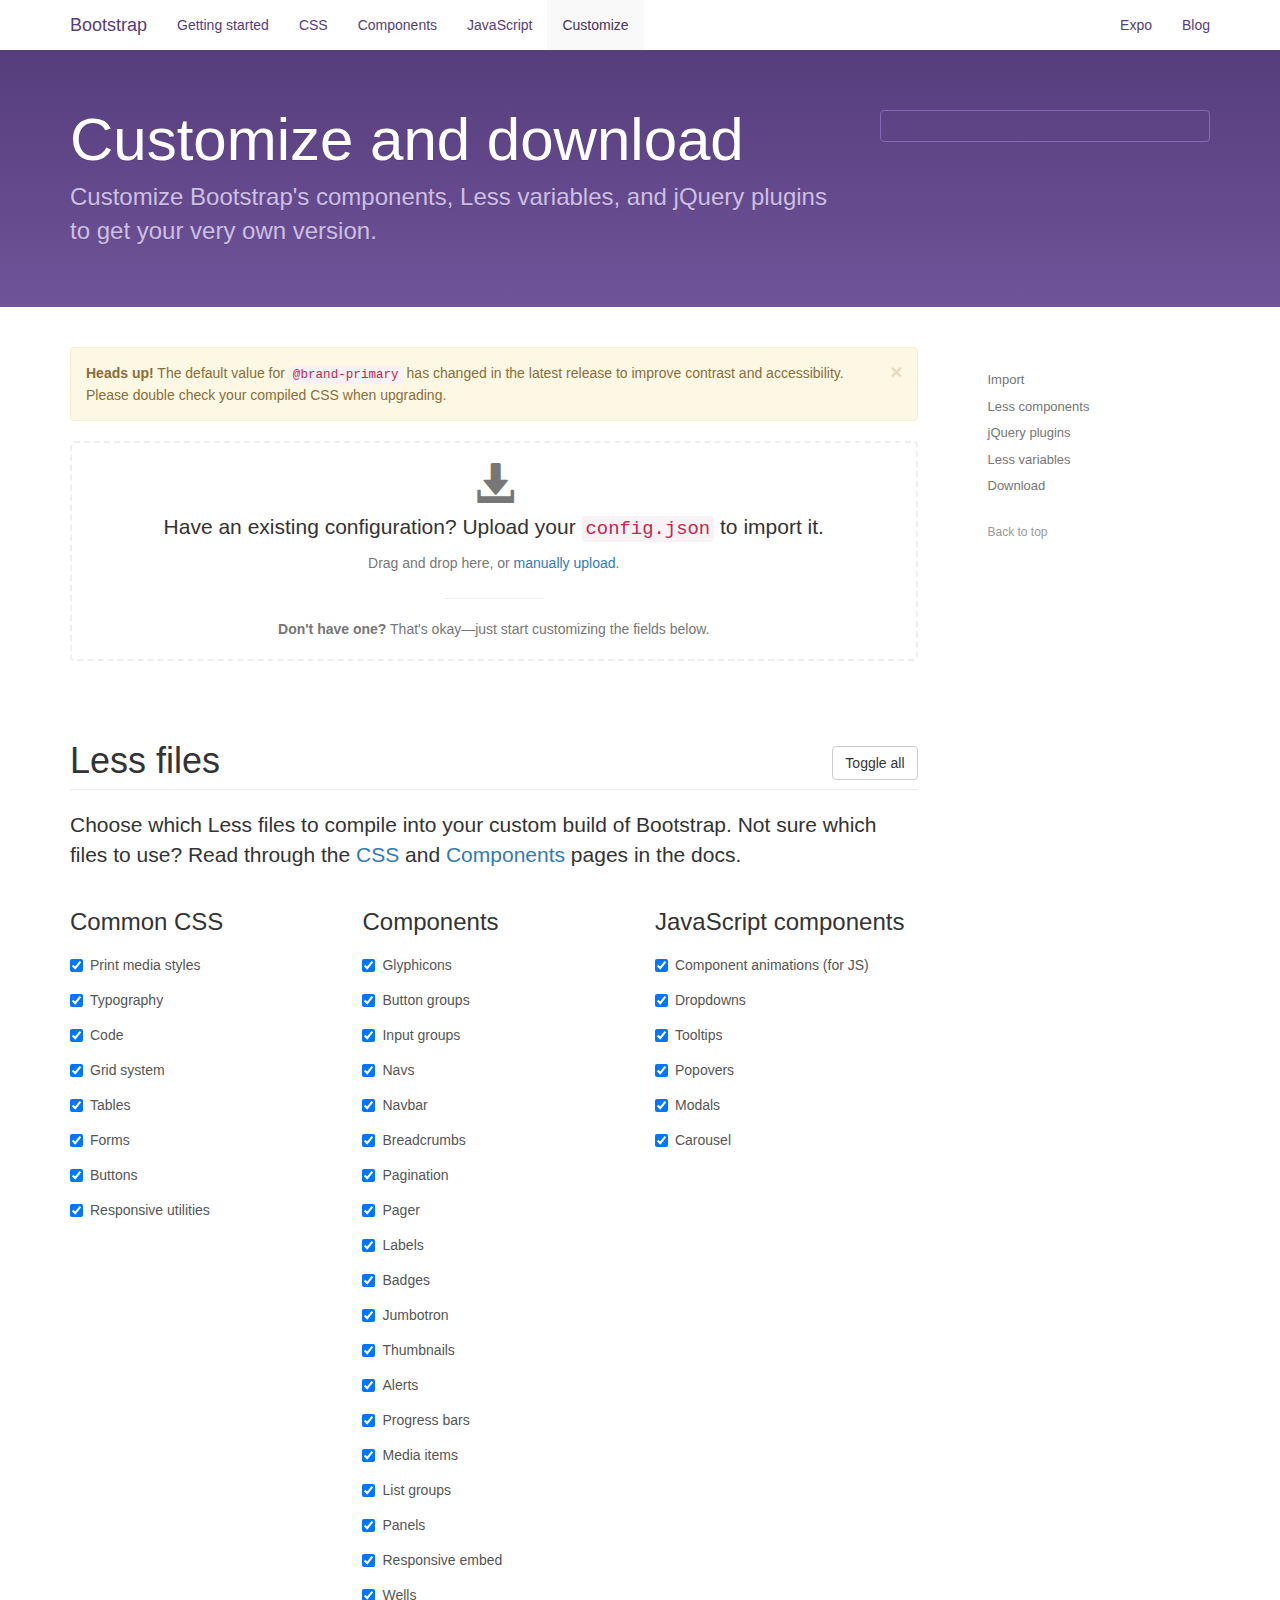
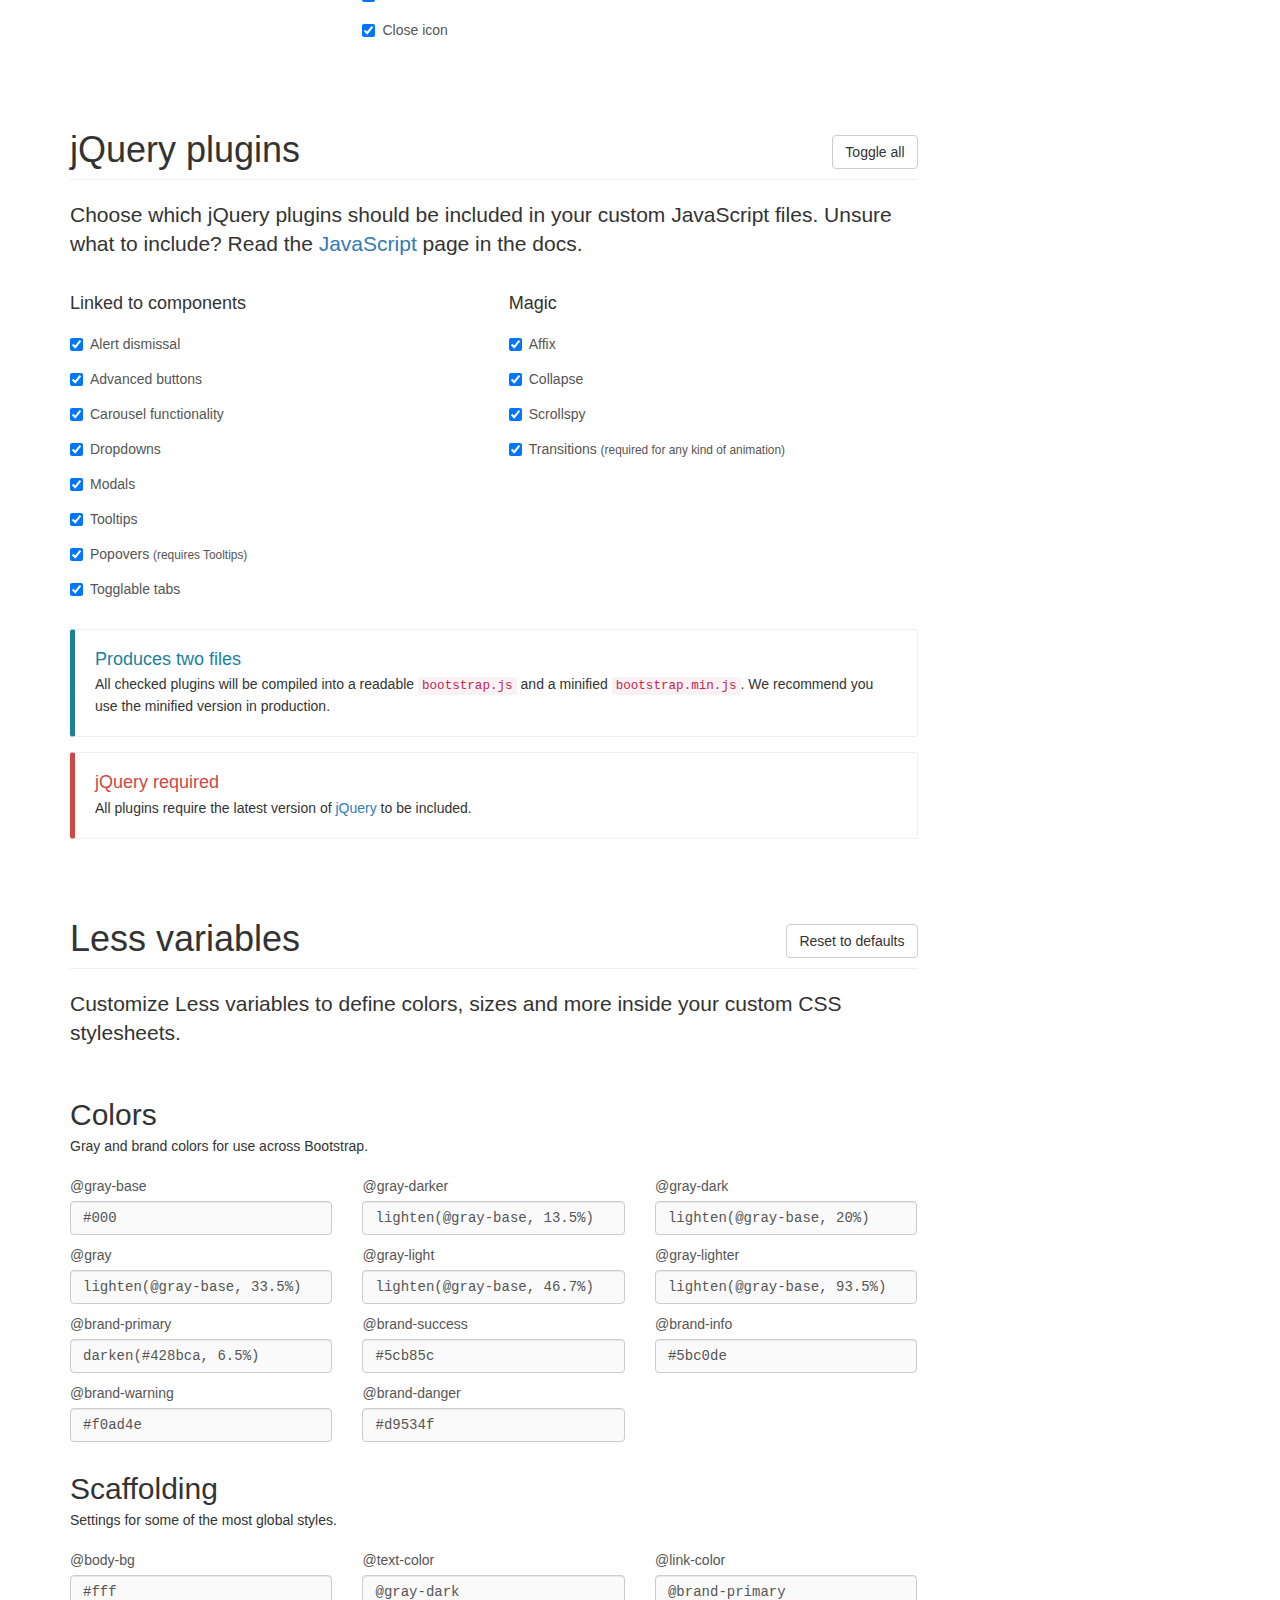
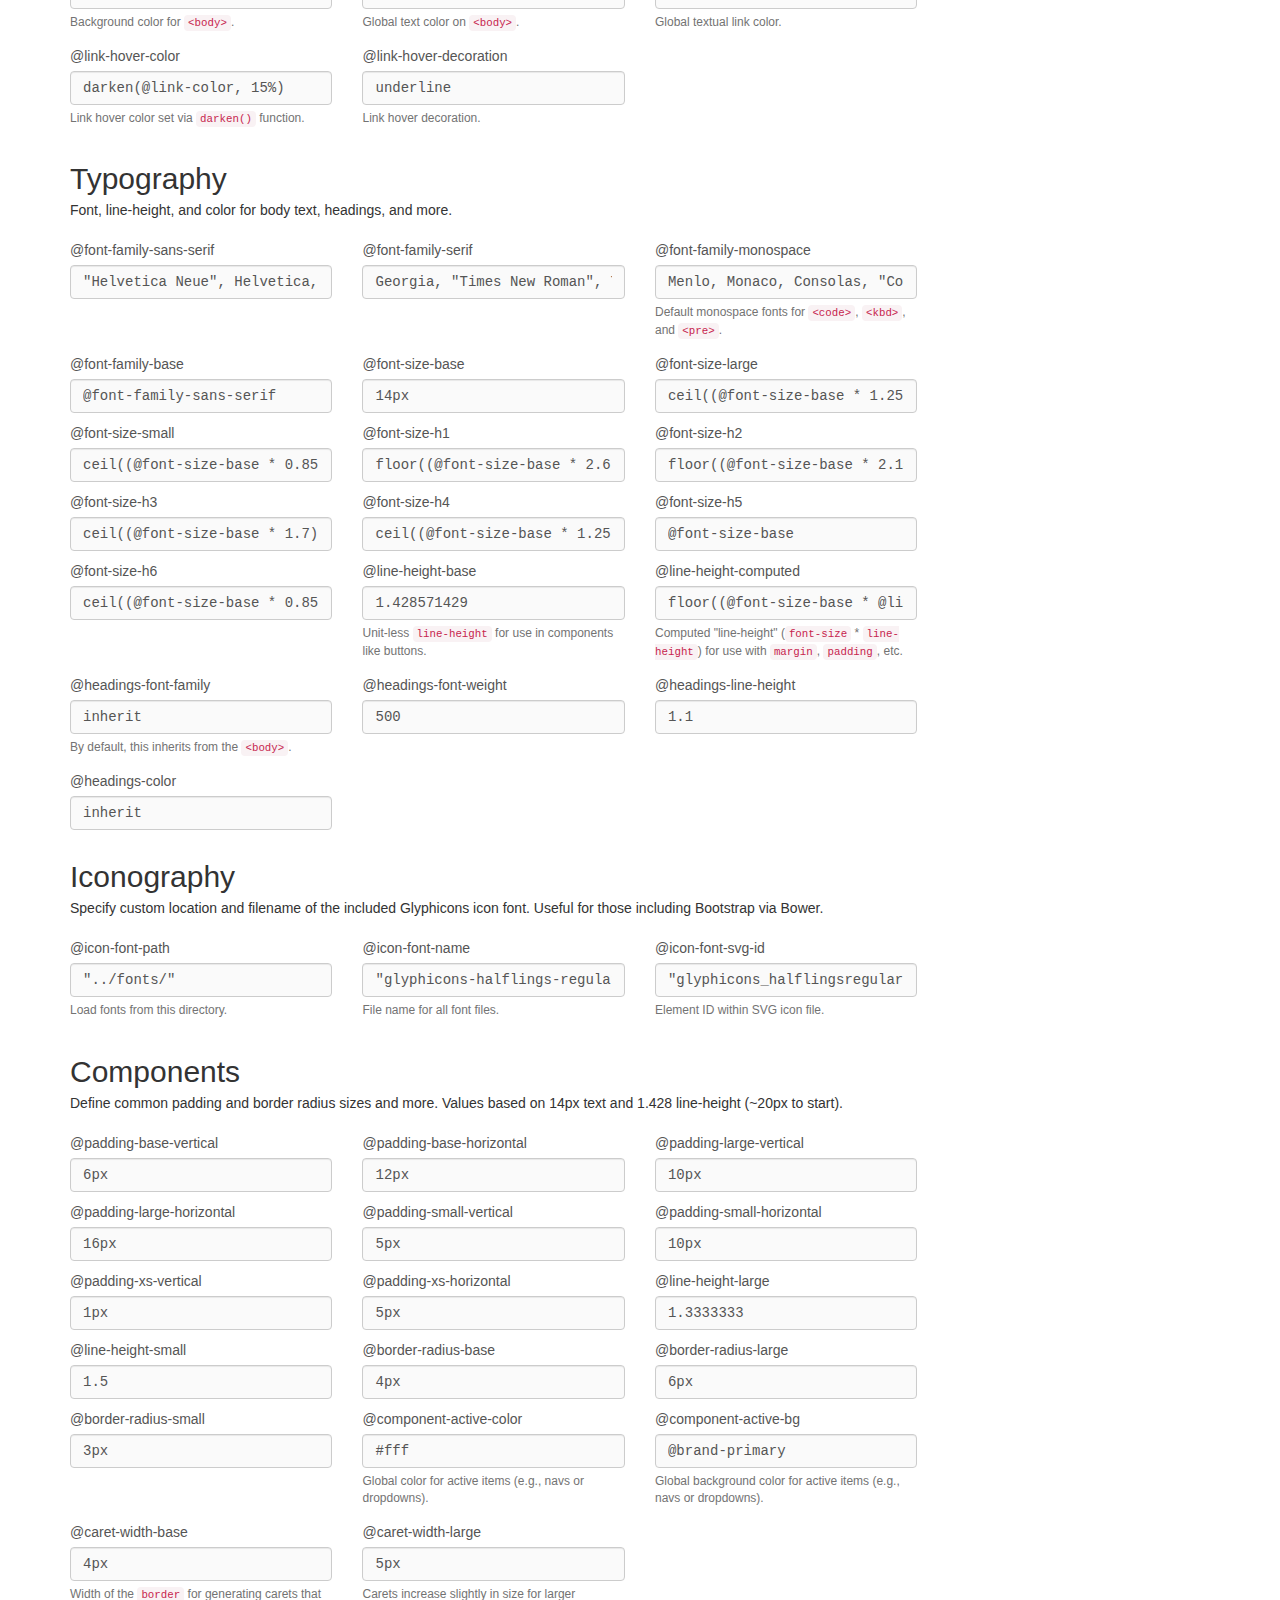
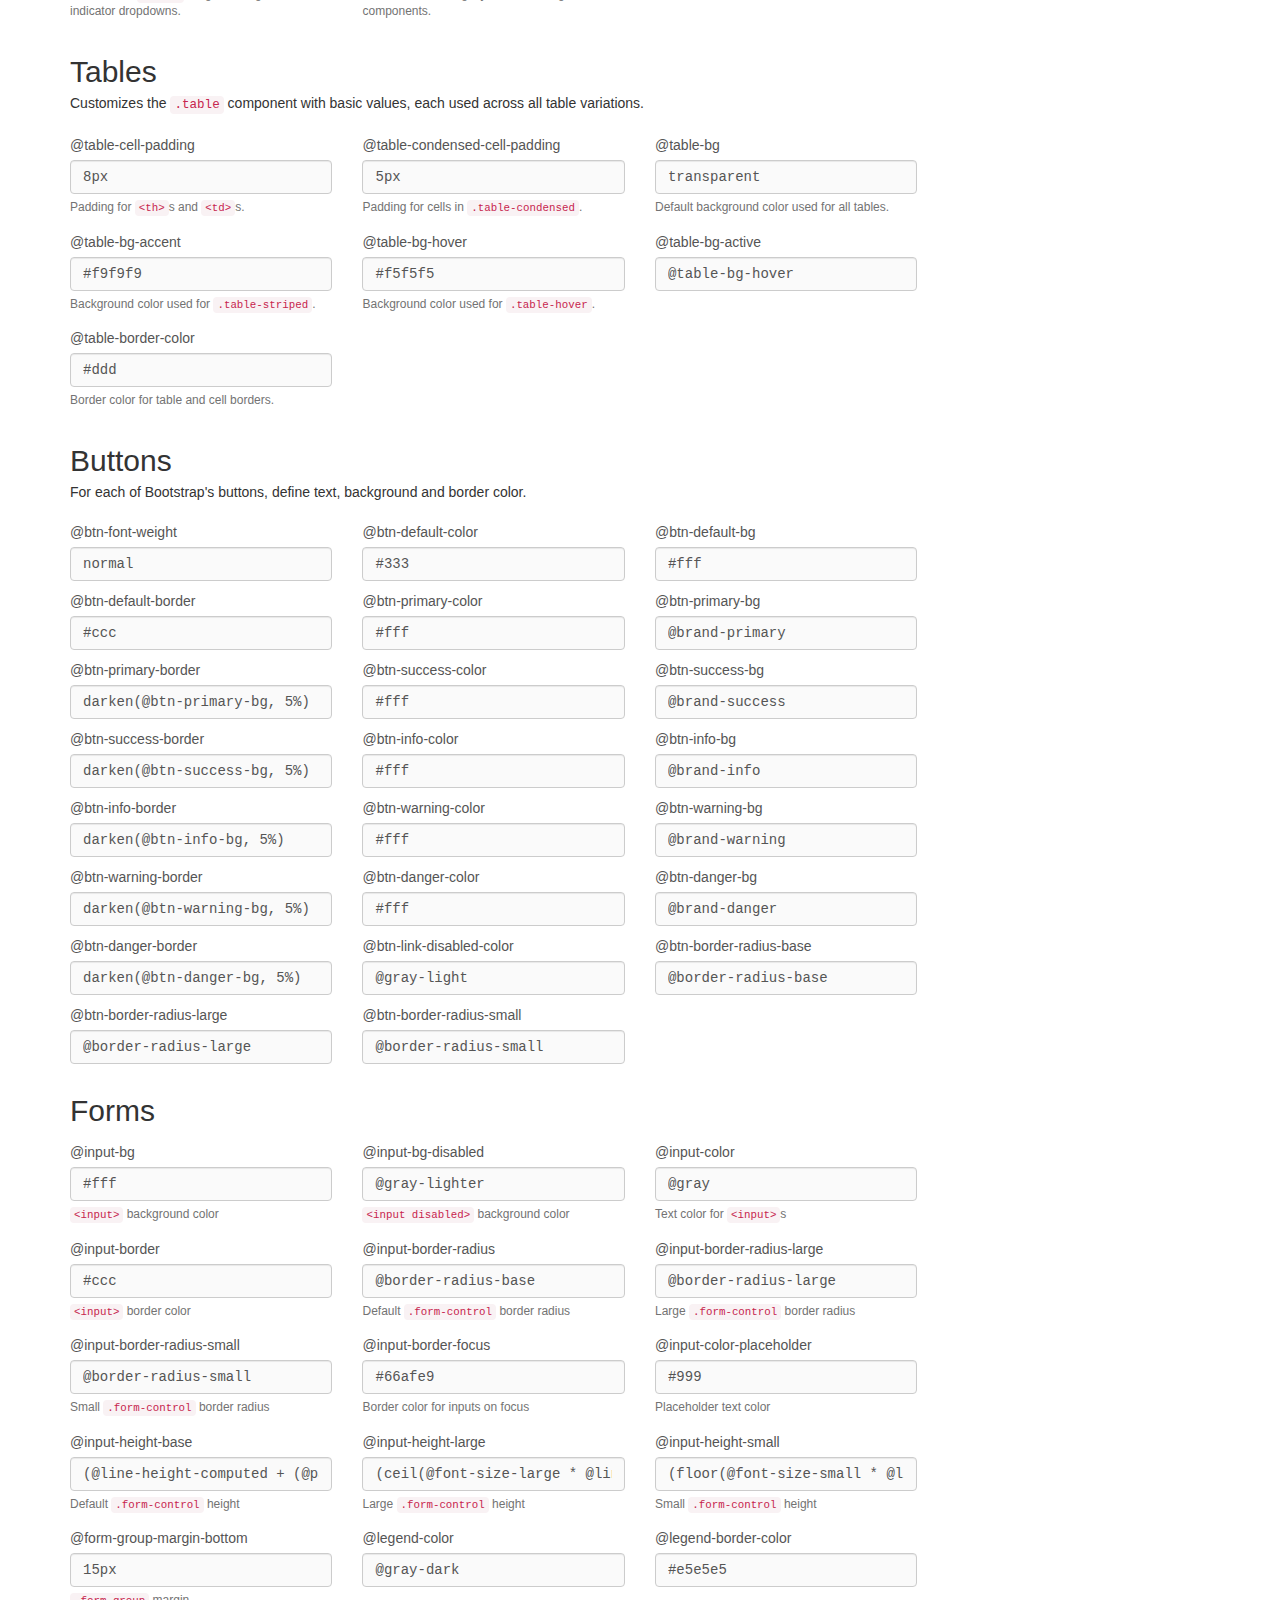
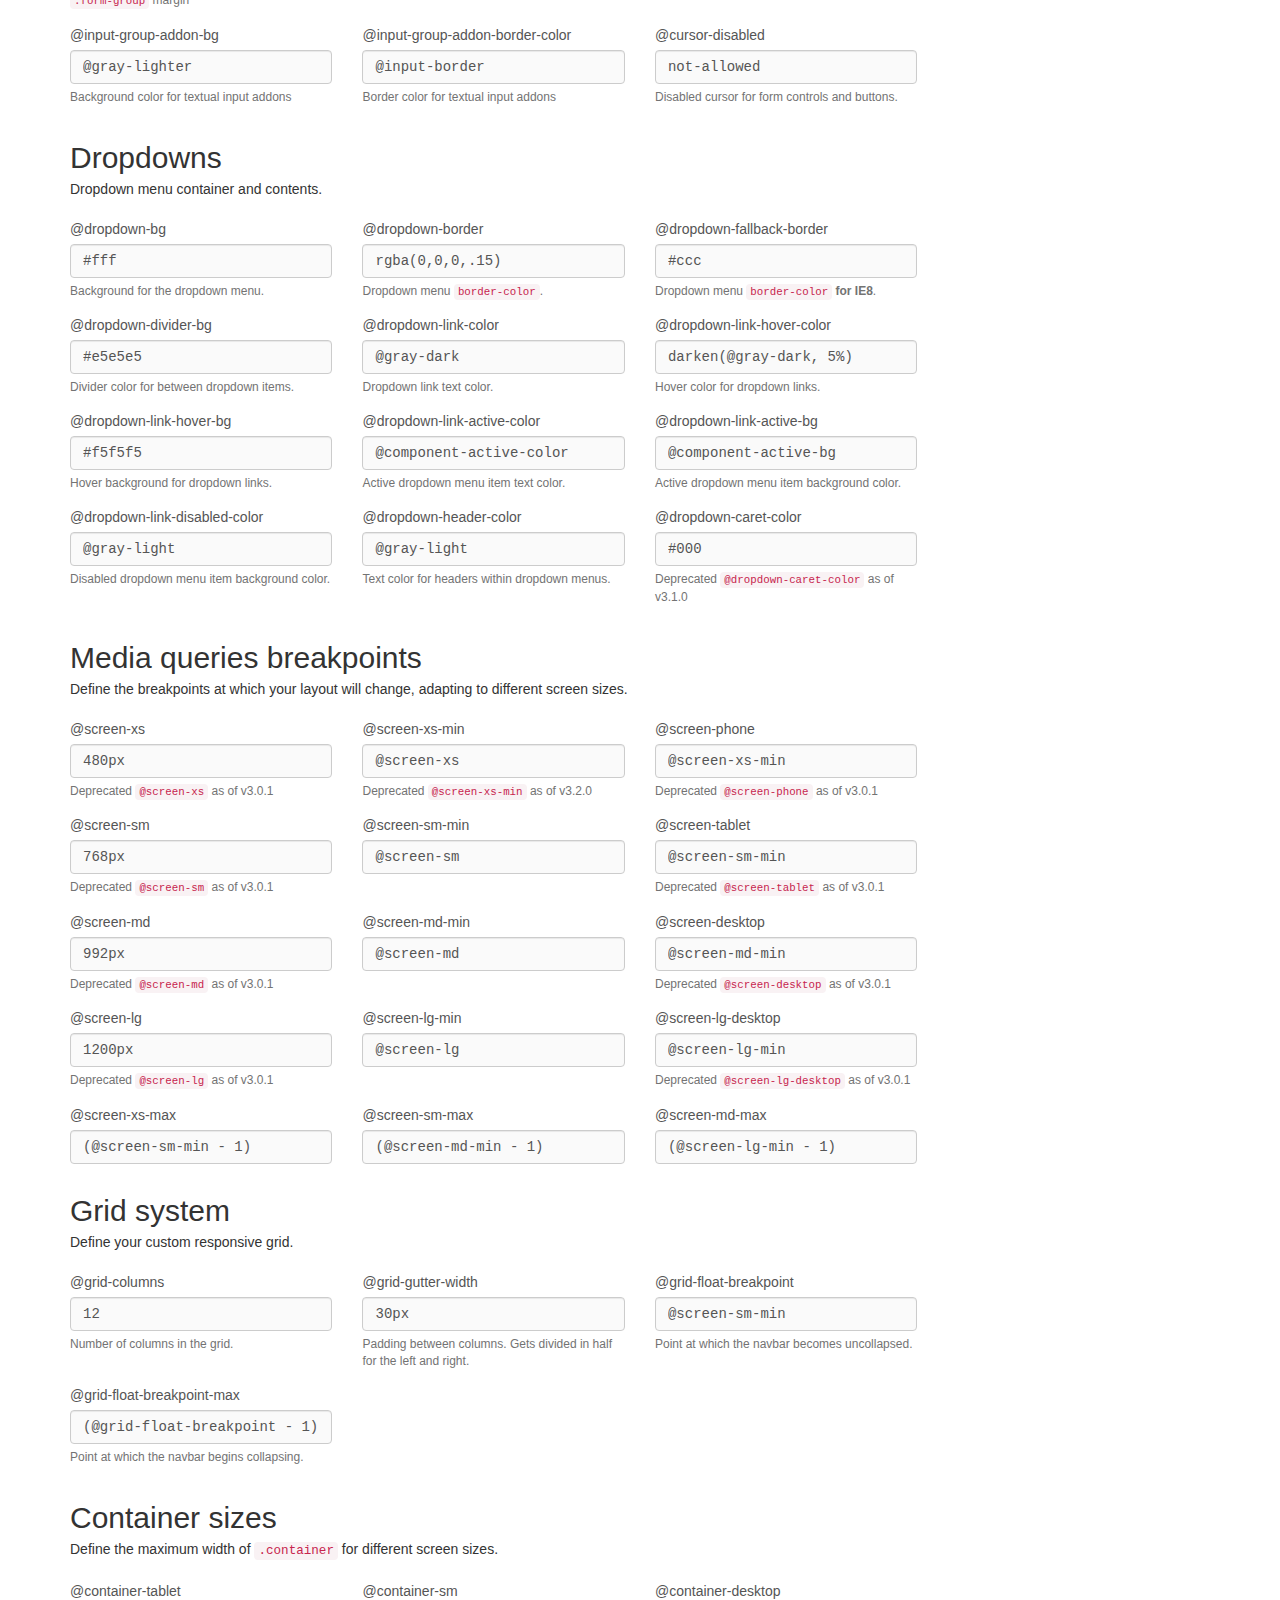
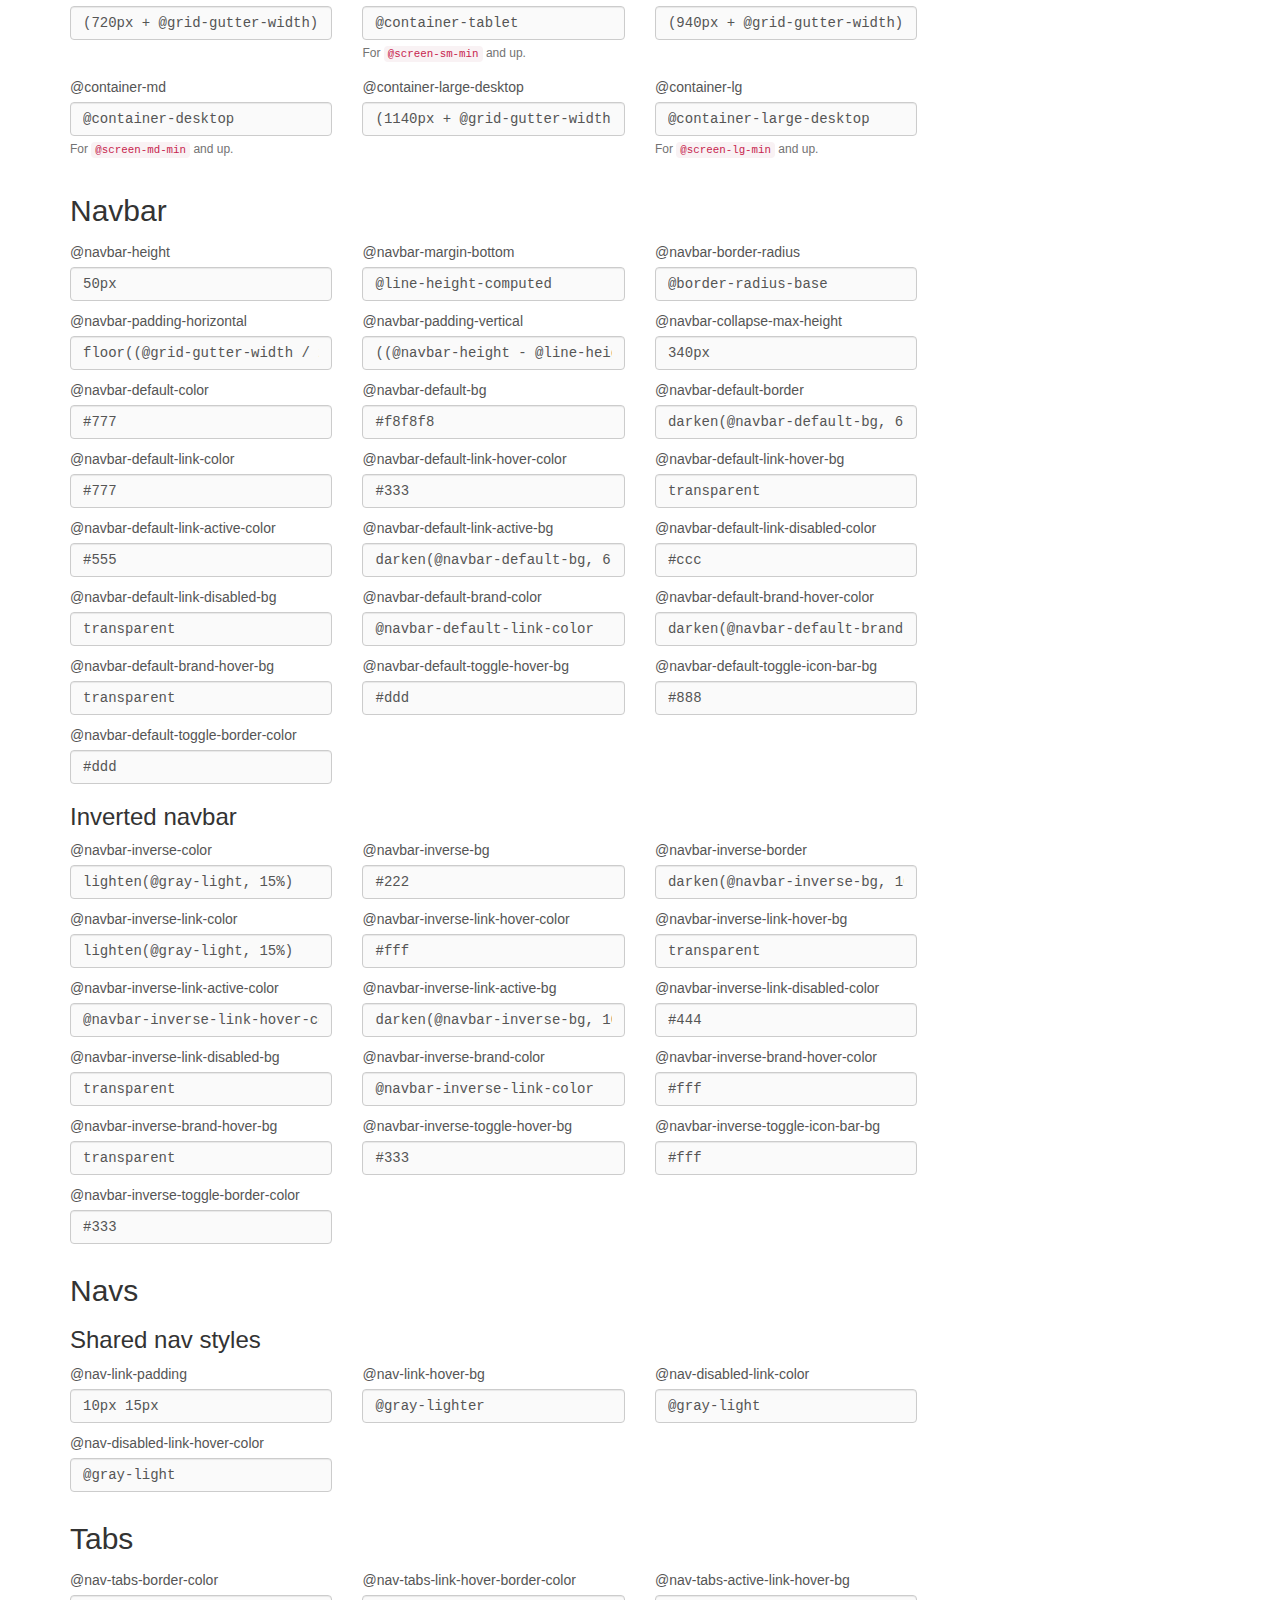
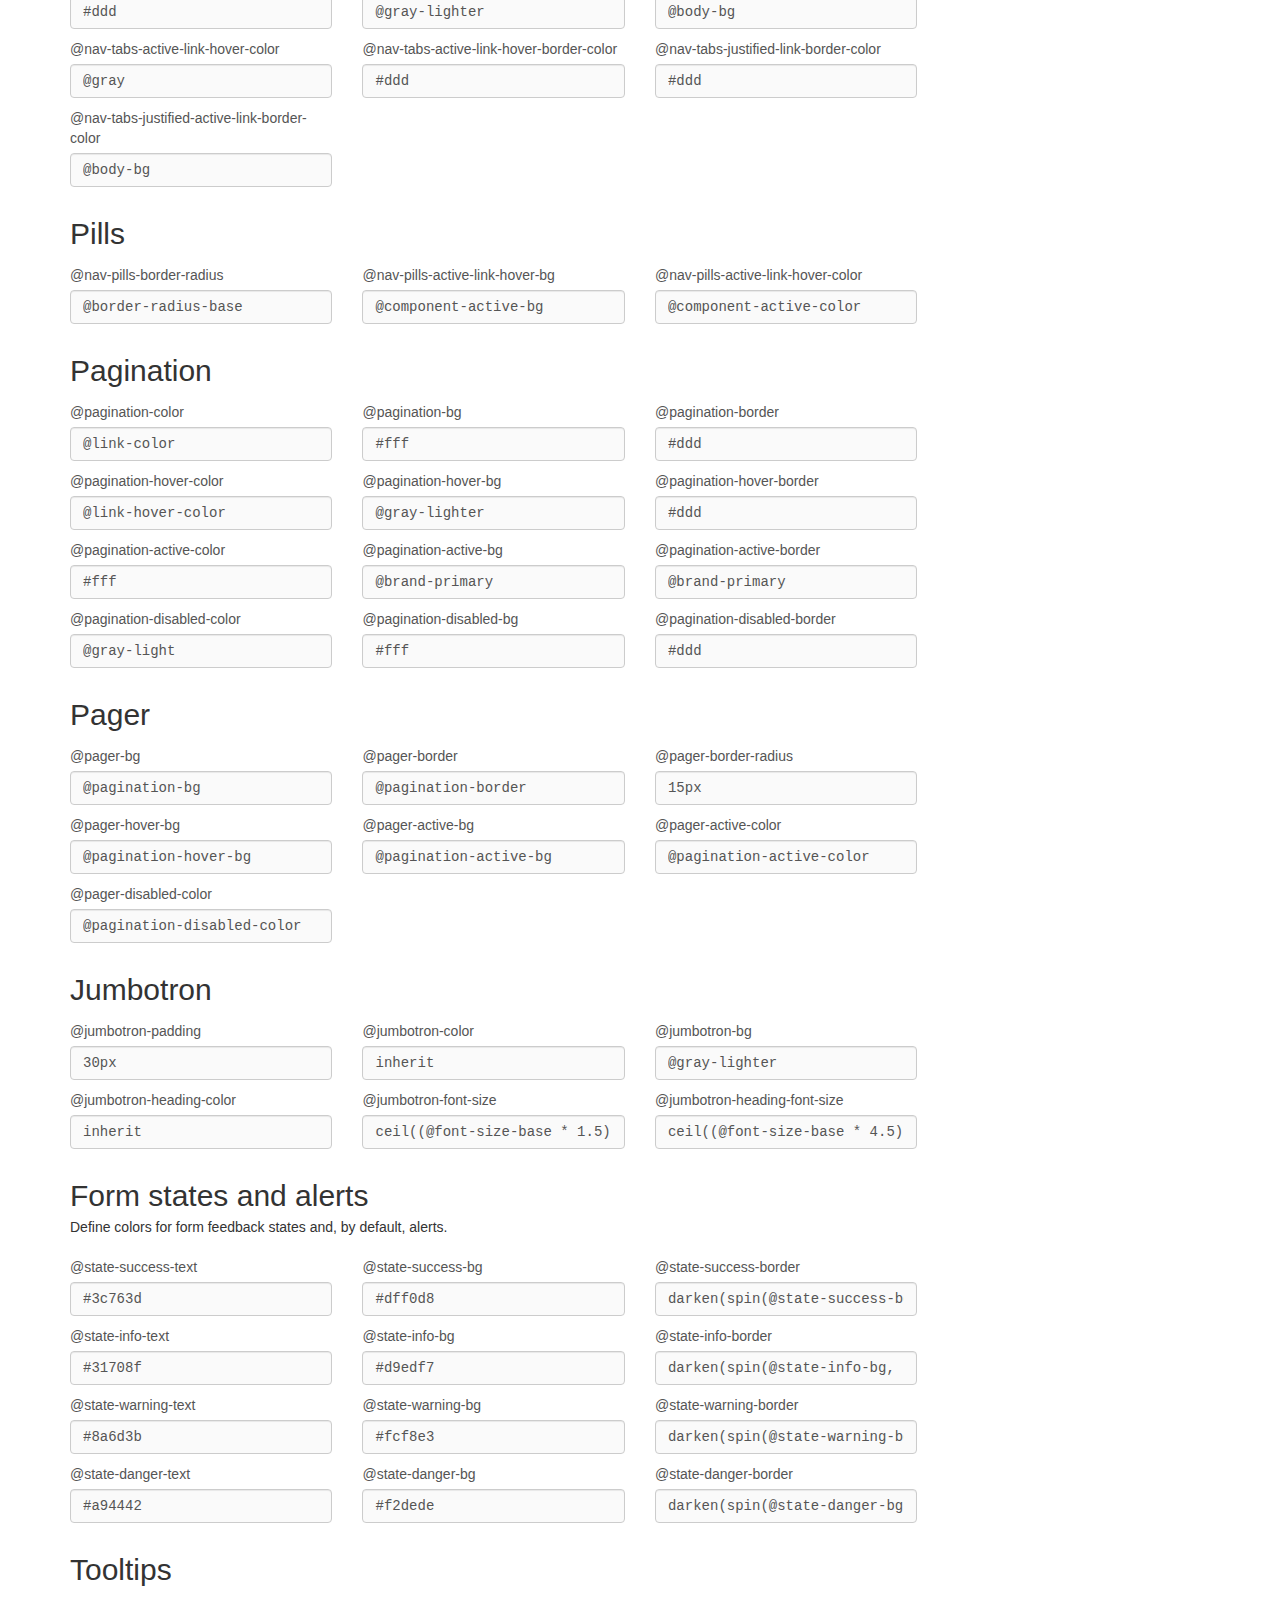
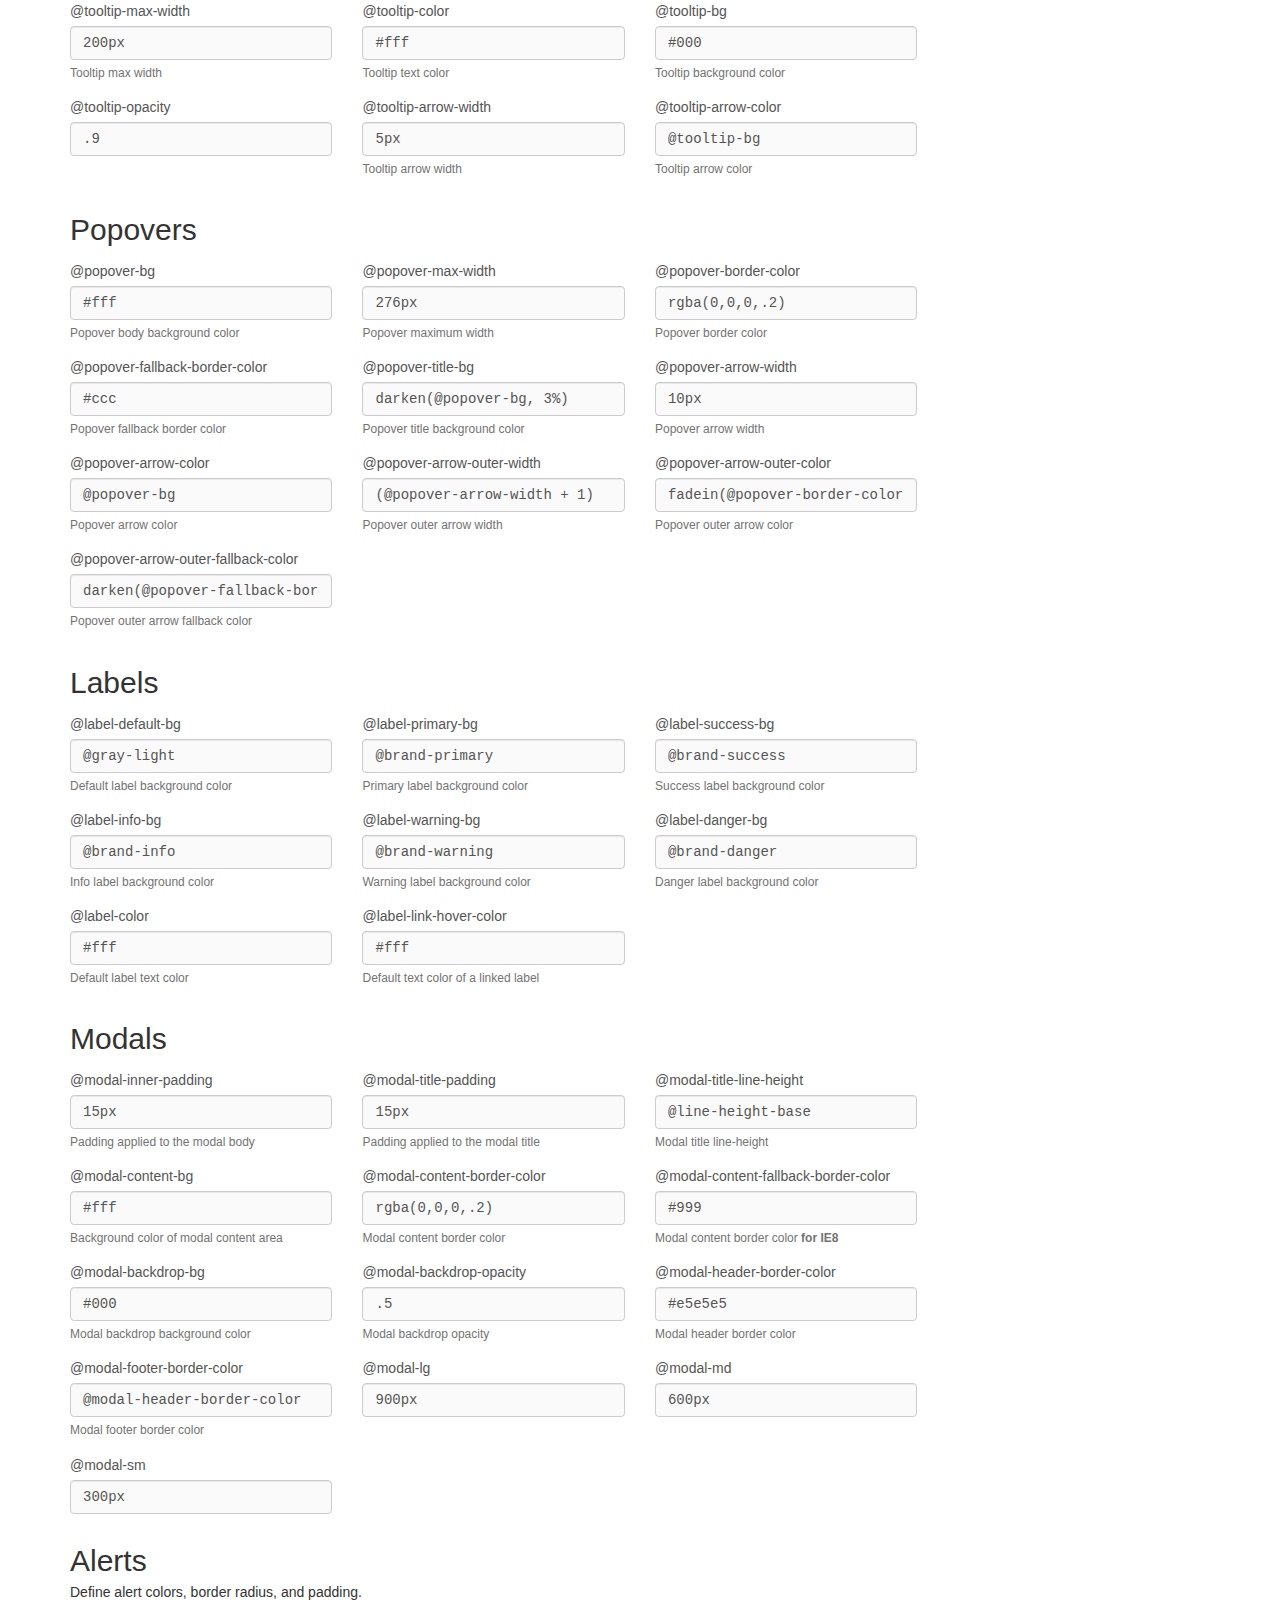
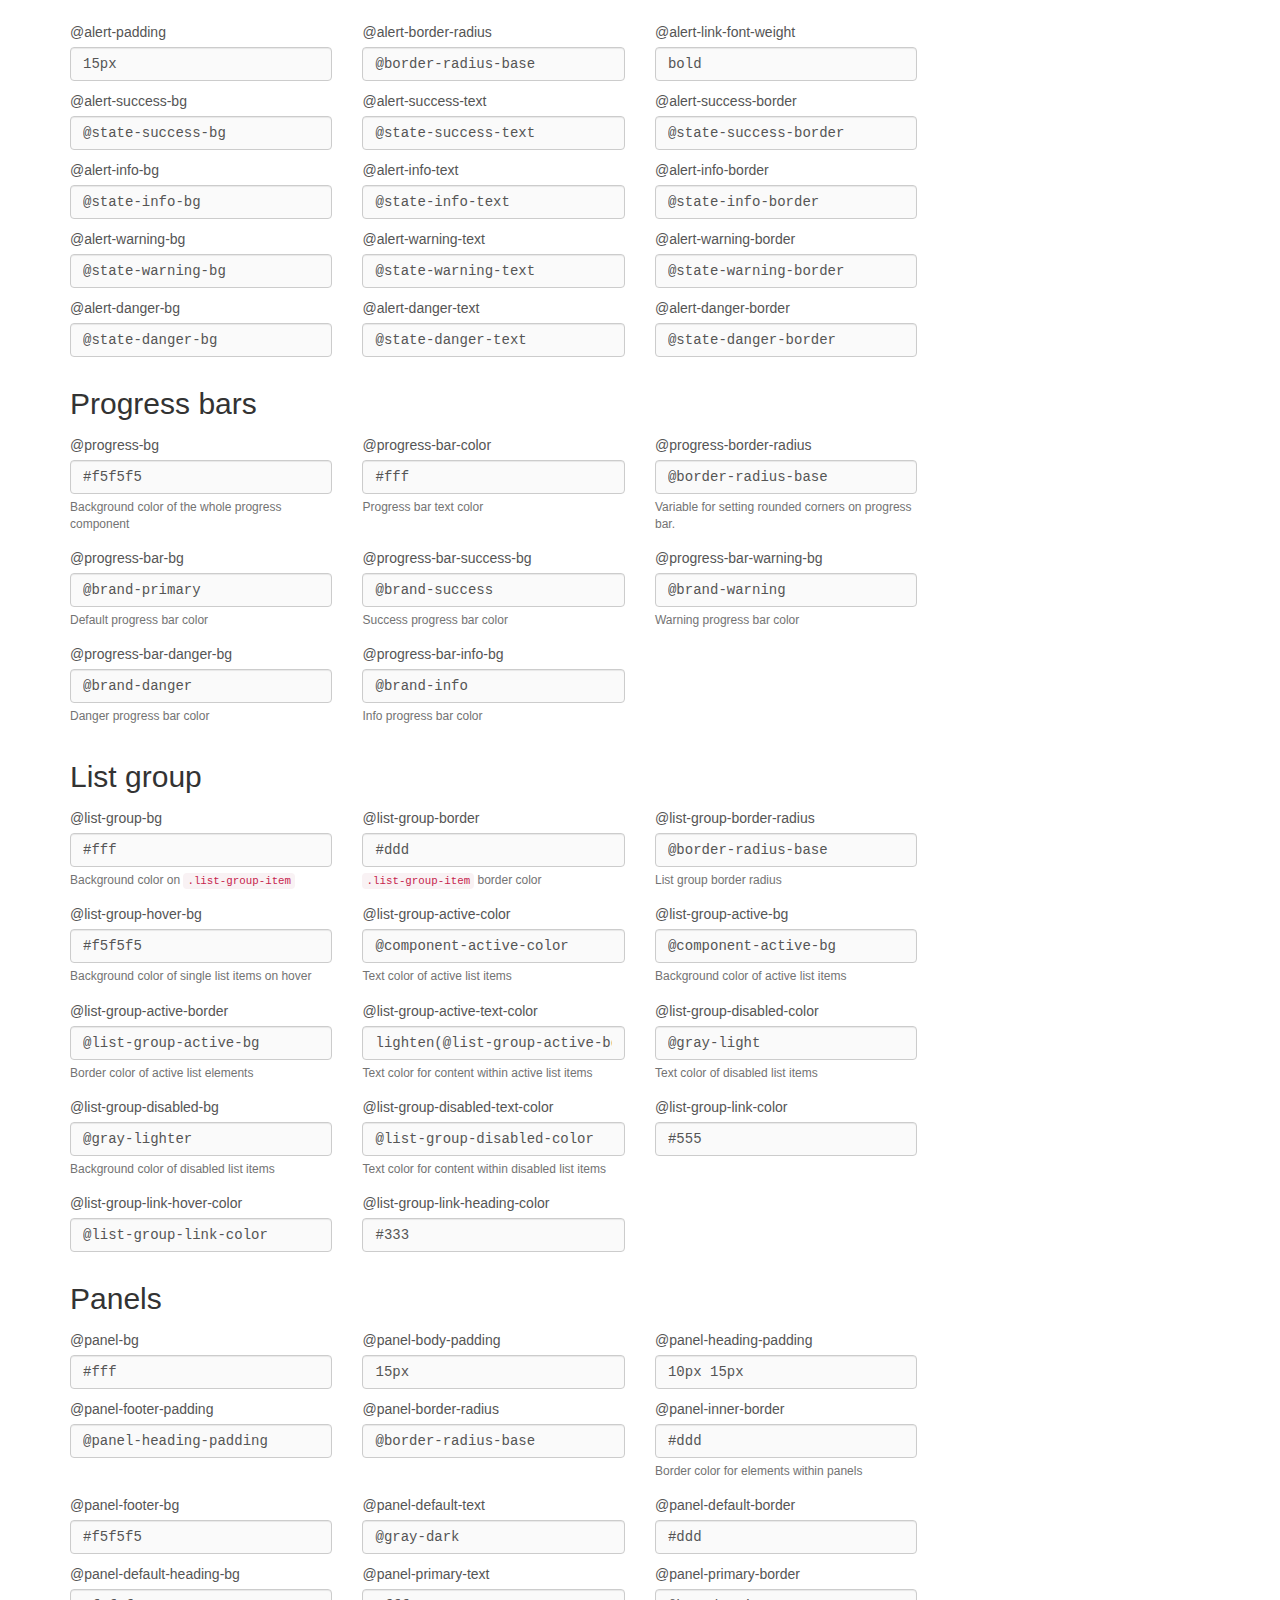
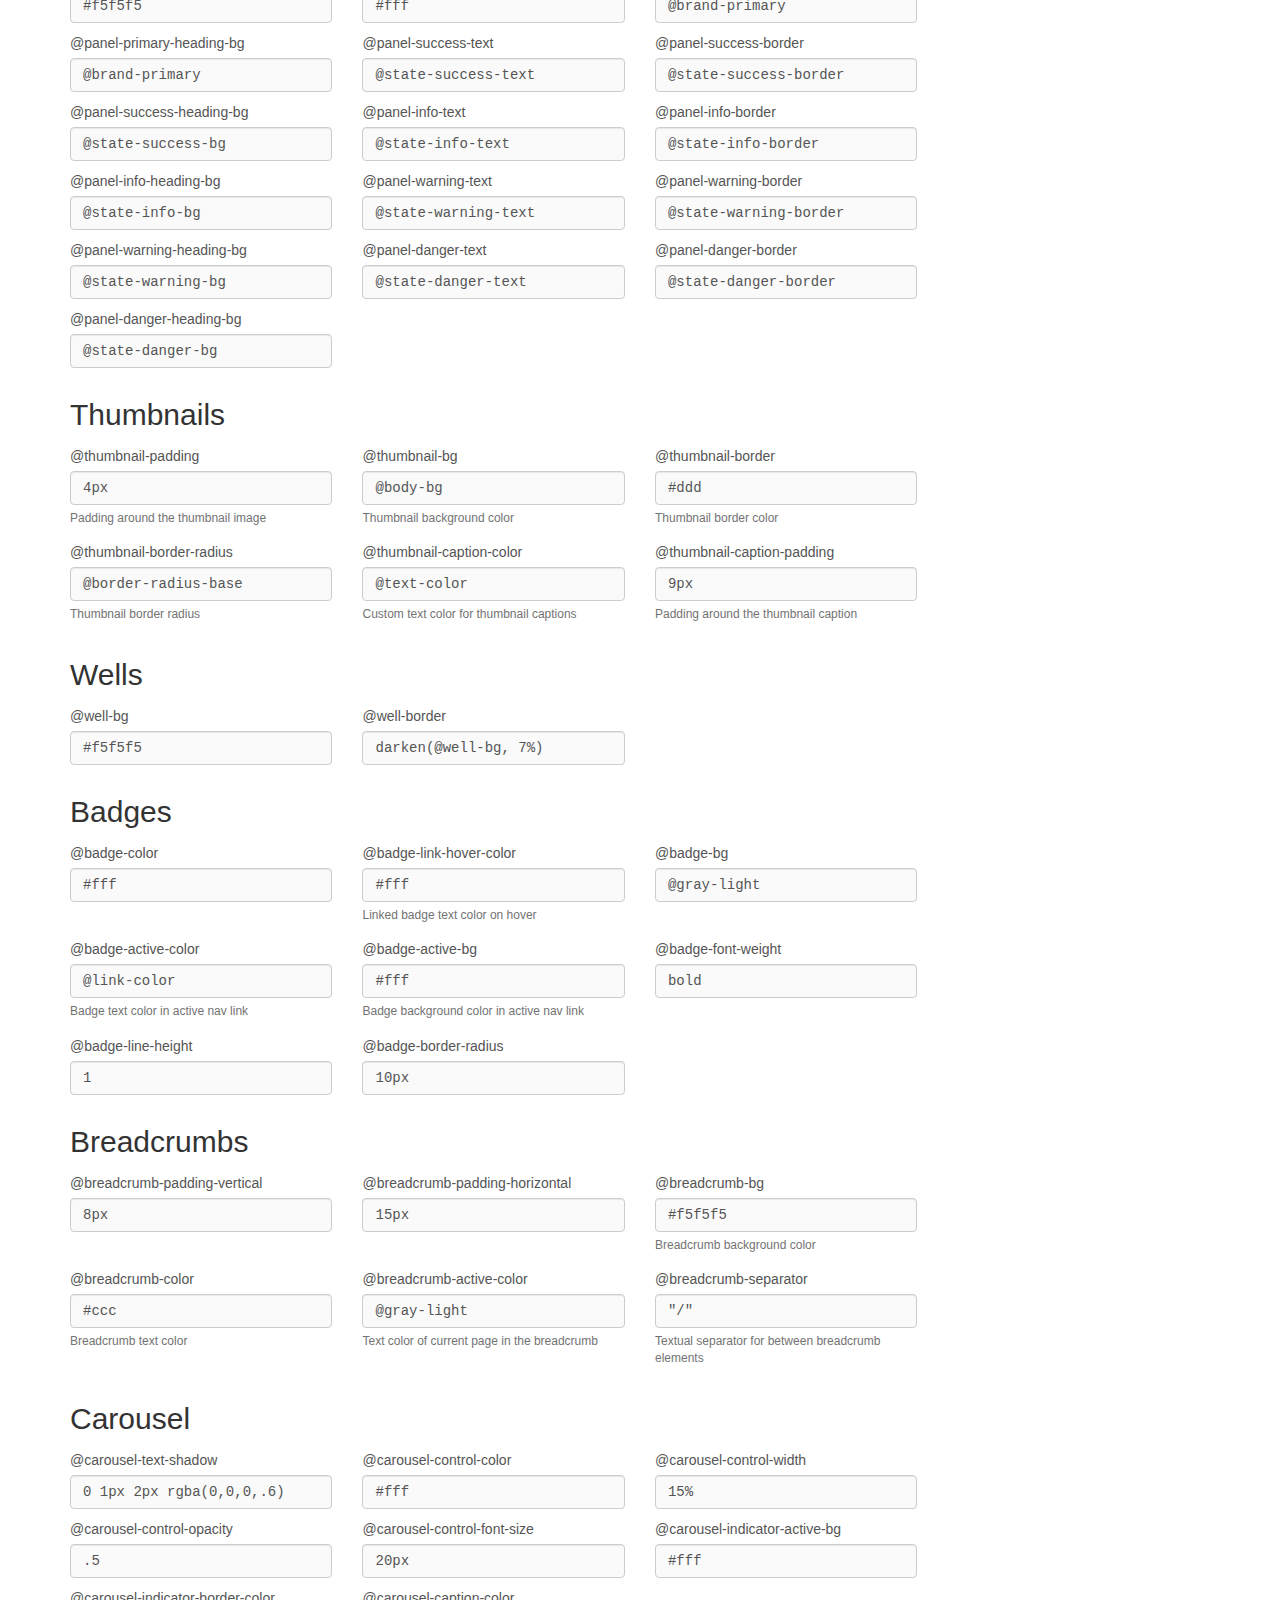
<file: Bootstrap-3-Offline-Docs/customize/index.html>
<!DOCTYPE html>
<html lang="en">
  <head>
    <!-- Meta, title, CSS, favicons, etc. -->
    <meta charset="utf-8">
<meta http-equiv="X-UA-Compatible" content="IE=edge">
<meta name="viewport" content="width=device-width, initial-scale=1">
<meta name="description" content="Bootstrap, a sleek, intuitive, and powerful mobile first front-end framework for faster and easier web development.">
<meta name="keywords" content="HTML, CSS, JS, JavaScript, framework, bootstrap, front-end, frontend, web development">
<meta name="author" content="Mark Otto, Jacob Thornton, and Bootstrap contributors">

<title>
  
    Customize and download &middot; Bootstrap
  
</title>

<!-- Bootstrap core CSS -->

<link href="../dist/css/bootstrap.css" rel="stylesheet">



<!-- Documentation extras -->

<link href="../assets/css/src/pygments-manni.css" rel="stylesheet">
<link href="../assets/css/src/docs.css" rel="stylesheet">

<!--[if lt IE 9]><script src="../assets/js/ie8-responsive-file-warning.js"></script><![endif]-->
<script src="../assets/js/ie-emulation-modes-warning.js"></script>

<!-- HTML5 shim and Respond.js for IE8 support of HTML5 elements and media queries -->
<!--[if lt IE 9]>
  <script src="https://oss.maxcdn.com/html5shiv/3.7.2/html5shiv.min.js"></script>
  <script src="https://oss.maxcdn.com/respond/1.4.2/respond.min.js"></script>
<![endif]-->

<!-- Favicons -->
<link rel="apple-touch-icon" href="/apple-touch-icon.png">
<link rel="icon" href="/favicon.ico">

<script>
  (function(i,s,o,g,r,a,m){i['GoogleAnalyticsObject']=r;i[r]=i[r]||function(){
  (i[r].q=i[r].q||[]).push(arguments)},i[r].l=1*new Date();a=s.createElement(o),
  m=s.getElementsByTagName(o)[0];a.async=1;a.src=g;m.parentNode.insertBefore(a,m)
  })(window,document,'script','//www.google-analytics.com/analytics.js','ga');
  ga('create', 'UA-146052-10', 'getbootstrap.com');
  ga('send', 'pageview');
</script>

  </head>
  <body>
    <a id="skippy" class="sr-only sr-only-focusable" href="#content"><div class="container"><span class="skiplink-text">Skip to main content</span></div></a>

    <!-- Docs master nav -->
    <header class="navbar navbar-static-top bs-docs-nav" id="top" role="banner">
  <div class="container">
    <div class="navbar-header">
      <button class="navbar-toggle collapsed" type="button" data-toggle="collapse" data-target="#bs-navbar" aria-controls="bs-navbar" aria-expanded="false">
        <span class="sr-only">Toggle navigation</span>
        <span class="icon-bar"></span>
        <span class="icon-bar"></span>
        <span class="icon-bar"></span>
      </button>
      <a href="../" class="navbar-brand">Bootstrap</a>
    </div>
    <nav id="bs-navbar" class="collapse navbar-collapse">
      <ul class="nav navbar-nav">
        <li>
          <a href="../getting-started/">Getting started</a>
        </li>
        <li>
          <a href="../css/">CSS</a>
        </li>
        <li>
          <a href="../components/">Components</a>
        </li>
        <li>
          <a href="../javascript/">JavaScript</a>
        </li>
        <li class="active">
          <a href="../customize/">Customize</a>
        </li>
      </ul>
      <ul class="nav navbar-nav navbar-right">
        <li><a href="http://expo.getbootstrap.com" onclick="ga('send', 'event', 'Navbar', 'Community links', 'Expo');">Expo</a></li>
        <li><a href="http://blog.getbootstrap.com" onclick="ga('send', 'event', 'Navbar', 'Community links', 'Blog');">Blog</a></li>
      </ul>
    </nav>
  </div>
</header>


    <!-- Docs page layout -->
    <div class="bs-docs-header" id="content" tabindex="-1">
      <div class="container">
        <h1>Customize and download</h1>
        <p>Customize Bootstrap's components, Less variables, and jQuery plugins to get your very own version.</p>
        <div id="carbonads-container"><div class="carbonad"><div id="azcarbon"></div><script>var z = document.createElement("script"); z.async = true; z.src = "http://engine.carbonads.com/z/32341/azcarbon_2_1_0_HORIZ"; var s = document.getElementsByTagName("script")[0]; s.parentNode.insertBefore(z, s);</script></div></div>

      </div>
    </div>

    <div class="container bs-docs-container">

      <div class="row">
        <div class="col-md-9" role="main">
          <!-- less.js isn't IE8-compatible and throws an exception during initialization, so our Blob compatibility check and error messaging code never get called in that case.
  So we use a conditional comment instead to inform folks about the lack of IE8 support.
-->
<!--[if lt IE 9]>
  <style>
    .bs-customizer,
    .bs-customizer-import,
    .bs-docs-sidebar {
      display: none;
    }
  </style>
  <div class="alert alert-danger">
    <strong>The Bootstrap Customizer does not support IE9 and below.</strong><br>
    Please take a second to <a href="http://browsehappy.com/">upgrade to a more modern browser</a>.
  </div>
<![endif]-->

<!-- Customizer form -->

<div id="defaults-change-alert" class="alert alert-warning alert-dismissible" role="alert">
  <button type="button" class="close" data-dismiss="alert" aria-label="Close"><span aria-hidden="true">&times;</span></button>
  <strong>Heads up!</strong> The default value for <code>@brand-primary</code> has changed in the latest release to improve contrast and accessibility. Please double check your compiled CSS when upgrading.
</div>

<div class="bs-docs-section bs-customizer-import">
  <div id="import-drop-target" class="bs-dropzone">
    <div class="import-header">
      <span class="glyphicon glyphicon-download-alt" aria-hidden="true"></span>
    </div>
    <p class="lead">Have an existing configuration? Upload your <code>config.json</code> to import it.</p>
    <p>Drag and drop here, or <label id="import-manual-trigger" class="btn-link">manually upload<input type="file" id="import-file-select" class="hidden"></label>.</p>
    <hr>
    <p><strong>Don't have one?</strong> That's okay—just start customizing the fields below.</p>
  </div>
</div>

<form class="bs-customizer">
  <div class="bs-docs-section" id="less-section">
    <button class="btn btn-default toggle" type="button">Toggle all</button>
    <h1 id="less" class="page-header">Less files</h1>

    <p class="lead">Choose which Less files to compile into your custom build of Bootstrap. Not sure which files to use? Read through the <a href="../css/">CSS</a> and <a href="../components/">Components</a> pages in the docs.</p>

    <div class="row">
      <div class="col-xs-6 col-sm-4">
        <h3>Common CSS</h3>
        <div class="checkbox">
          <label>
            <input type="checkbox" checked value="print.less">
            Print media styles
          </label>
        </div>
        <div class="checkbox">
          <label>
            <input type="checkbox" checked value="type.less">
            Typography
          </label>
        </div>
        <div class="checkbox">
          <label>
            <input type="checkbox" checked value="code.less">
            Code
          </label>
        </div>
        <div class="checkbox">
          <label>
            <input type="checkbox" checked value="grid.less">
            Grid system
          </label>
        </div>
        <div class="checkbox">
          <label>
            <input type="checkbox" checked value="tables.less">
            Tables
          </label>
        </div>
        <div class="checkbox">
          <label>
            <input type="checkbox" checked value="forms.less" data-dependents="navbar.less,input-groups.less">
            Forms
          </label>
        </div>
        <div class="checkbox">
          <label>
            <input type="checkbox" checked value="buttons.less" data-dependents="button-groups.less">
            Buttons
          </label>
        </div>
        <div class="checkbox">
          <label>
            <input type="checkbox" checked value="responsive-utilities.less">
            Responsive utilities
          </label>
        </div>
      </div><!-- .col-xs-6 .col-sm-4 -->

      <div class="col-xs-6 col-sm-4">
        <h3>Components</h3>
        <div class="checkbox">
          <label>
            <input type="checkbox" checked value="glyphicons.less">
            Glyphicons
          </label>
        </div>
        <div class="checkbox">
          <label>
            <input type="checkbox" checked value="button-groups.less" data-dependencies="buttons.less">
            Button groups
          </label>
        </div>
        <div class="checkbox">
          <label>
            <input type="checkbox" checked value="input-groups.less" data-dependencies="forms.less">
            Input groups
          </label>
        </div>
        <div class="checkbox">
          <label>
            <input type="checkbox" checked value="navs.less" data-dependents="navbar.less">
            Navs
          </label>
        </div>
        <div class="checkbox">
          <label>
            <input type="checkbox" checked value="navbar.less" data-dependencies="forms.less,navs.less">
            Navbar
          </label>
        </div>
        <div class="checkbox">
          <label>
            <input type="checkbox" checked value="breadcrumbs.less">
            Breadcrumbs
          </label>
        </div>
        <div class="checkbox">
          <label>
            <input type="checkbox" checked value="pagination.less">
            Pagination
          </label>
        </div>
        <div class="checkbox">
          <label>
            <input type="checkbox" checked value="pager.less">
            Pager
          </label>
        </div>
        <div class="checkbox">
          <label>
            <input type="checkbox" checked value="labels.less">
            Labels
          </label>
        </div>
        <div class="checkbox">
          <label>
            <input type="checkbox" checked value="badges.less">
            Badges
          </label>
        </div>
        <div class="checkbox">
          <label>
            <input type="checkbox" checked value="jumbotron.less">
            Jumbotron
          </label>
        </div>
        <div class="checkbox">
          <label>
            <input type="checkbox" checked value="thumbnails.less">
            Thumbnails
          </label>
        </div>
        <div class="checkbox">
          <label>
            <input type="checkbox" checked value="alerts.less">
            Alerts
          </label>
        </div>
        <div class="checkbox">
          <label>
            <input type="checkbox" checked value="progress-bars.less">
            Progress bars
          </label>
        </div>
        <div class="checkbox">
          <label>
            <input type="checkbox" checked value="media.less">
            Media items
          </label>
        </div>
        <div class="checkbox">
          <label>
            <input type="checkbox" checked value="list-group.less">
            List groups
          </label>
        </div>
        <div class="checkbox">
          <label>
            <input type="checkbox" checked value="panels.less">
            Panels
          </label>
        </div>
        <div class="checkbox">
          <label>
            <input type="checkbox" checked value="responsive-embed.less">
            Responsive embed
          </label>
        </div>
        <div class="checkbox">
          <label>
            <input type="checkbox" checked value="wells.less">
            Wells
          </label>
        </div>
        <div class="checkbox">
          <label>
            <input type="checkbox" checked value="close.less">
            Close icon
          </label>
        </div>
      </div><!-- .col-xs-6 .col-sm-4 -->

      <div class="col-xs-6 col-sm-4">
        <h3>JavaScript components</h3>
        <div class="checkbox">
          <label>
            <input type="checkbox" checked value="component-animations.less">
            Component animations (for JS)
          </label>
        </div>
        <div class="checkbox">
          <label>
            <input type="checkbox" checked value="dropdowns.less">
            Dropdowns
          </label>
        </div>
        <div class="checkbox">
          <label>
            <input type="checkbox" checked value="tooltip.less">
            Tooltips
          </label>
        </div>
        <div class="checkbox">
          <label>
            <input type="checkbox" checked value="popovers.less">
            Popovers
          </label>
        </div>
        <div class="checkbox">
          <label>
            <input type="checkbox" checked value="modals.less">
            Modals
          </label>
        </div>
        <div class="checkbox">
          <label>
            <input type="checkbox" checked value="carousel.less">
            Carousel
          </label>
        </div>
      </div><!-- .col-xs-6 .col-sm-4 -->
    </div><!-- /.row -->
  </div>

  <div class="bs-docs-section" id="plugin-section">
    <button class="btn btn-default toggle" type="button">Toggle all</button>
    <h1 id="plugins" class="page-header">jQuery plugins</h1>

    <p class="lead">Choose which jQuery plugins should be included in your custom JavaScript files. Unsure what to include? Read the <a href="../javascript/">JavaScript</a> page in the docs.</p>
    <div class="row">
      <div class="col-lg-6">
        <h4>Linked to components</h4>
        <div class="checkbox">
          <label>
            <input type="checkbox" checked value="alert.js">
            Alert dismissal
          </label>
        </div>
        <div class="checkbox">
          <label>
            <input type="checkbox" checked value="button.js">
            Advanced buttons
          </label>
        </div>
        <div class="checkbox">
          <label>
            <input type="checkbox" checked value="carousel.js">
            Carousel functionality
          </label>
        </div>
        <div class="checkbox">
          <label>
            <input type="checkbox" checked value="dropdown.js">
            Dropdowns
          </label>
        </div>
        <div class="checkbox">
          <label>
            <input type="checkbox" checked value="modal.js">
            Modals
          </label>
        </div>
        <div class="checkbox">
          <label>
            <input type="checkbox" checked value="tooltip.js">
            Tooltips
          </label>
        </div>
        <div class="checkbox">
          <label>
            <input type="checkbox" checked value="popover.js" data-dependencies="tooltip.js">
            Popovers <small>(requires Tooltips)</small>
          </label>
        </div>
        <div class="checkbox">
          <label>
            <input type="checkbox" checked value="tab.js">
            Togglable tabs
          </label>
        </div>
      </div>
      <div class="col-lg-6">
        <h4>Magic</h4>
        <div class="checkbox">
          <label>
            <input type="checkbox" checked value="affix.js">
            Affix
          </label>
        </div>
        <div class="checkbox">
          <label>
            <input type="checkbox" checked value="collapse.js">
            Collapse
          </label>
        </div>
        <div class="checkbox">
          <label>
            <input type="checkbox" checked value="scrollspy.js">
            Scrollspy
          </label>
        </div>
        <div class="checkbox">
          <label>
            <input type="checkbox" checked value="transition.js">
            Transitions <small>(required for any kind of animation)</small>
          </label>
        </div>
      </div>
    </div>

    <div class="bs-callout bs-callout-info">
      <h4>Produces two files</h4>
      <p>All checked plugins will be compiled into a readable <code>bootstrap.js</code> and a minified <code>bootstrap.min.js</code>. We recommend you use the minified version in production.</p>
    </div>

    <div class="bs-callout bs-callout-danger">
      <h4>jQuery required</h4>
      <p>All plugins require the latest version of <a href="http://jquery.com/" target="_blank">jQuery</a> to be included.</p>
    </div>
  </div>

  <div class="bs-docs-section" id="less-variables-section">
    <button class="btn btn-default toggle" type="button">Reset to defaults</button>
    <h1 id="less-variables" class="page-header">Less variables</h1>

    <p class="lead">Customize Less variables to define colors, sizes and more inside your custom CSS stylesheets.</p>
    
<!-- NOTE: DO NOT EDIT THE FOLLOWING SECTION DIRECTLY! It is autogenerated via the `build-customizer-html` Grunt task using the customizer-variables.jade template.-->
<h2 id="colors">Colors</h2>
<p>Gray and brand colors for use across Bootstrap.</p>
<div class="row">
  <div class="col-xs-4">
    <label for="input-@gray-base">@gray-base</label>
    <input id="input-@gray-base" type="text" value="#000" data-var="@gray-base" class="form-control"/>
  </div>
  <div class="col-xs-4">
    <label for="input-@gray-darker">@gray-darker</label>
    <input id="input-@gray-darker" type="text" value="lighten(@gray-base, 13.5%)" data-var="@gray-darker" class="form-control"/>
  </div>
  <div class="col-xs-4">
    <label for="input-@gray-dark">@gray-dark</label>
    <input id="input-@gray-dark" type="text" value="lighten(@gray-base, 20%)" data-var="@gray-dark" class="form-control"/>
  </div>
  <div class="clearfix"></div>
  <div class="col-xs-4">
    <label for="input-@gray">@gray</label>
    <input id="input-@gray" type="text" value="lighten(@gray-base, 33.5%)" data-var="@gray" class="form-control"/>
  </div>
  <div class="col-xs-4">
    <label for="input-@gray-light">@gray-light</label>
    <input id="input-@gray-light" type="text" value="lighten(@gray-base, 46.7%)" data-var="@gray-light" class="form-control"/>
  </div>
  <div class="col-xs-4">
    <label for="input-@gray-lighter">@gray-lighter</label>
    <input id="input-@gray-lighter" type="text" value="lighten(@gray-base, 93.5%)" data-var="@gray-lighter" class="form-control"/>
  </div>
  <div class="clearfix"></div>
  <div class="col-xs-4">
    <label for="input-@brand-primary">@brand-primary</label>
    <input id="input-@brand-primary" type="text" value="darken(#428bca, 6.5%)" data-var="@brand-primary" class="form-control"/>
  </div>
  <div class="col-xs-4">
    <label for="input-@brand-success">@brand-success</label>
    <input id="input-@brand-success" type="text" value="#5cb85c" data-var="@brand-success" class="form-control"/>
  </div>
  <div class="col-xs-4">
    <label for="input-@brand-info">@brand-info</label>
    <input id="input-@brand-info" type="text" value="#5bc0de" data-var="@brand-info" class="form-control"/>
  </div>
  <div class="clearfix"></div>
  <div class="col-xs-4">
    <label for="input-@brand-warning">@brand-warning</label>
    <input id="input-@brand-warning" type="text" value="#f0ad4e" data-var="@brand-warning" class="form-control"/>
  </div>
  <div class="col-xs-4">
    <label for="input-@brand-danger">@brand-danger</label>
    <input id="input-@brand-danger" type="text" value="#d9534f" data-var="@brand-danger" class="form-control"/>
  </div>
</div>
<h2 id="scaffolding">Scaffolding</h2>
<p>Settings for some of the most global styles.</p>
<div class="row">
  <div class="col-xs-4">
    <label for="input-@body-bg">@body-bg</label>
    <input id="input-@body-bg" type="text" aria-describedby="help-block-@body-bg" value="#fff" data-var="@body-bg" class="form-control"/>
    <p id="help-block-@body-bg" class="help-block">Background color for <code>&lt;body&gt;</code>.</p>
  </div>
  <div class="col-xs-4">
    <label for="input-@text-color">@text-color</label>
    <input id="input-@text-color" type="text" aria-describedby="help-block-@text-color" value="@gray-dark" data-var="@text-color" class="form-control"/>
    <p id="help-block-@text-color" class="help-block">Global text color on <code>&lt;body&gt;</code>.</p>
  </div>
  <div class="col-xs-4">
    <label for="input-@link-color">@link-color</label>
    <input id="input-@link-color" type="text" aria-describedby="help-block-@link-color" value="@brand-primary" data-var="@link-color" class="form-control"/>
    <p id="help-block-@link-color" class="help-block">Global textual link color.</p>
  </div>
  <div class="clearfix"></div>
  <div class="col-xs-4">
    <label for="input-@link-hover-color">@link-hover-color</label>
    <input id="input-@link-hover-color" type="text" aria-describedby="help-block-@link-hover-color" value="darken(@link-color, 15%)" data-var="@link-hover-color" class="form-control"/>
    <p id="help-block-@link-hover-color" class="help-block">Link hover color set via <code>darken()</code> function.</p>
  </div>
  <div class="col-xs-4">
    <label for="input-@link-hover-decoration">@link-hover-decoration</label>
    <input id="input-@link-hover-decoration" type="text" aria-describedby="help-block-@link-hover-decoration" value="underline" data-var="@link-hover-decoration" class="form-control"/>
    <p id="help-block-@link-hover-decoration" class="help-block">Link hover decoration.</p>
  </div>
</div>
<h2 id="typography">Typography</h2>
<p>Font, line-height, and color for body text, headings, and more.</p>
<div class="row">
  <div class="col-xs-4">
    <label for="input-@font-family-sans-serif">@font-family-sans-serif</label>
    <input id="input-@font-family-sans-serif" type="text" value="&quot;Helvetica Neue&quot;, Helvetica, Arial, sans-serif" data-var="@font-family-sans-serif" class="form-control"/>
  </div>
  <div class="col-xs-4">
    <label for="input-@font-family-serif">@font-family-serif</label>
    <input id="input-@font-family-serif" type="text" value="Georgia, &quot;Times New Roman&quot;, Times, serif" data-var="@font-family-serif" class="form-control"/>
  </div>
  <div class="col-xs-4">
    <label for="input-@font-family-monospace">@font-family-monospace</label>
    <input id="input-@font-family-monospace" type="text" aria-describedby="help-block-@font-family-monospace" value="Menlo, Monaco, Consolas, &quot;Courier New&quot;, monospace" data-var="@font-family-monospace" class="form-control"/>
    <p id="help-block-@font-family-monospace" class="help-block">Default monospace fonts for <code>&lt;code&gt;</code>, <code>&lt;kbd&gt;</code>, and <code>&lt;pre&gt;</code>.</p>
  </div>
  <div class="clearfix"></div>
  <div class="col-xs-4">
    <label for="input-@font-family-base">@font-family-base</label>
    <input id="input-@font-family-base" type="text" value="@font-family-sans-serif" data-var="@font-family-base" class="form-control"/>
  </div>
  <div class="col-xs-4">
    <label for="input-@font-size-base">@font-size-base</label>
    <input id="input-@font-size-base" type="text" value="14px" data-var="@font-size-base" class="form-control"/>
  </div>
  <div class="col-xs-4">
    <label for="input-@font-size-large">@font-size-large</label>
    <input id="input-@font-size-large" type="text" value="ceil((@font-size-base * 1.25))" data-var="@font-size-large" class="form-control"/>
  </div>
  <div class="clearfix"></div>
  <div class="col-xs-4">
    <label for="input-@font-size-small">@font-size-small</label>
    <input id="input-@font-size-small" type="text" value="ceil((@font-size-base * 0.85))" data-var="@font-size-small" class="form-control"/>
  </div>
  <div class="col-xs-4">
    <label for="input-@font-size-h1">@font-size-h1</label>
    <input id="input-@font-size-h1" type="text" value="floor((@font-size-base * 2.6))" data-var="@font-size-h1" class="form-control"/>
  </div>
  <div class="col-xs-4">
    <label for="input-@font-size-h2">@font-size-h2</label>
    <input id="input-@font-size-h2" type="text" value="floor((@font-size-base * 2.15))" data-var="@font-size-h2" class="form-control"/>
  </div>
  <div class="clearfix"></div>
  <div class="col-xs-4">
    <label for="input-@font-size-h3">@font-size-h3</label>
    <input id="input-@font-size-h3" type="text" value="ceil((@font-size-base * 1.7))" data-var="@font-size-h3" class="form-control"/>
  </div>
  <div class="col-xs-4">
    <label for="input-@font-size-h4">@font-size-h4</label>
    <input id="input-@font-size-h4" type="text" value="ceil((@font-size-base * 1.25))" data-var="@font-size-h4" class="form-control"/>
  </div>
  <div class="col-xs-4">
    <label for="input-@font-size-h5">@font-size-h5</label>
    <input id="input-@font-size-h5" type="text" value="@font-size-base" data-var="@font-size-h5" class="form-control"/>
  </div>
  <div class="clearfix"></div>
  <div class="col-xs-4">
    <label for="input-@font-size-h6">@font-size-h6</label>
    <input id="input-@font-size-h6" type="text" value="ceil((@font-size-base * 0.85))" data-var="@font-size-h6" class="form-control"/>
  </div>
  <div class="col-xs-4">
    <label for="input-@line-height-base">@line-height-base</label>
    <input id="input-@line-height-base" type="text" aria-describedby="help-block-@line-height-base" value="1.428571429" data-var="@line-height-base" class="form-control"/>
    <p id="help-block-@line-height-base" class="help-block">Unit-less <code>line-height</code> for use in components like buttons.</p>
  </div>
  <div class="col-xs-4">
    <label for="input-@line-height-computed">@line-height-computed</label>
    <input id="input-@line-height-computed" type="text" aria-describedby="help-block-@line-height-computed" value="floor((@font-size-base * @line-height-base))" data-var="@line-height-computed" class="form-control"/>
    <p id="help-block-@line-height-computed" class="help-block">Computed &quot;line-height&quot; (<code>font-size</code> * <code>line-height</code>) for use with <code>margin</code>, <code>padding</code>, etc.</p>
  </div>
  <div class="clearfix"></div>
  <div class="col-xs-4">
    <label for="input-@headings-font-family">@headings-font-family</label>
    <input id="input-@headings-font-family" type="text" aria-describedby="help-block-@headings-font-family" value="inherit" data-var="@headings-font-family" class="form-control"/>
    <p id="help-block-@headings-font-family" class="help-block">By default, this inherits from the <code>&lt;body&gt;</code>.</p>
  </div>
  <div class="col-xs-4">
    <label for="input-@headings-font-weight">@headings-font-weight</label>
    <input id="input-@headings-font-weight" type="text" value="500" data-var="@headings-font-weight" class="form-control"/>
  </div>
  <div class="col-xs-4">
    <label for="input-@headings-line-height">@headings-line-height</label>
    <input id="input-@headings-line-height" type="text" value="1.1" data-var="@headings-line-height" class="form-control"/>
  </div>
  <div class="clearfix"></div>
  <div class="col-xs-4">
    <label for="input-@headings-color">@headings-color</label>
    <input id="input-@headings-color" type="text" value="inherit" data-var="@headings-color" class="form-control"/>
  </div>
</div>
<h2 id="iconography">Iconography</h2>
<p>Specify custom location and filename of the included Glyphicons icon font. Useful for those including Bootstrap via Bower.</p>
<div class="row">
  <div class="col-xs-4">
    <label for="input-@icon-font-path">@icon-font-path</label>
    <input id="input-@icon-font-path" type="text" aria-describedby="help-block-@icon-font-path" value="&quot;../fonts/&quot;" data-var="@icon-font-path" class="form-control"/>
    <p id="help-block-@icon-font-path" class="help-block">Load fonts from this directory.</p>
  </div>
  <div class="col-xs-4">
    <label for="input-@icon-font-name">@icon-font-name</label>
    <input id="input-@icon-font-name" type="text" aria-describedby="help-block-@icon-font-name" value="&quot;glyphicons-halflings-regular&quot;" data-var="@icon-font-name" class="form-control"/>
    <p id="help-block-@icon-font-name" class="help-block">File name for all font files.</p>
  </div>
  <div class="col-xs-4">
    <label for="input-@icon-font-svg-id">@icon-font-svg-id</label>
    <input id="input-@icon-font-svg-id" type="text" aria-describedby="help-block-@icon-font-svg-id" value="&quot;glyphicons_halflingsregular&quot;" data-var="@icon-font-svg-id" class="form-control"/>
    <p id="help-block-@icon-font-svg-id" class="help-block">Element ID within SVG icon file.</p>
  </div>
</div>
<h2 id="components">Components</h2>
<p>Define common padding and border radius sizes and more. Values based on 14px text and 1.428 line-height (~20px to start).</p>
<div class="row">
  <div class="col-xs-4">
    <label for="input-@padding-base-vertical">@padding-base-vertical</label>
    <input id="input-@padding-base-vertical" type="text" value="6px" data-var="@padding-base-vertical" class="form-control"/>
  </div>
  <div class="col-xs-4">
    <label for="input-@padding-base-horizontal">@padding-base-horizontal</label>
    <input id="input-@padding-base-horizontal" type="text" value="12px" data-var="@padding-base-horizontal" class="form-control"/>
  </div>
  <div class="col-xs-4">
    <label for="input-@padding-large-vertical">@padding-large-vertical</label>
    <input id="input-@padding-large-vertical" type="text" value="10px" data-var="@padding-large-vertical" class="form-control"/>
  </div>
  <div class="clearfix"></div>
  <div class="col-xs-4">
    <label for="input-@padding-large-horizontal">@padding-large-horizontal</label>
    <input id="input-@padding-large-horizontal" type="text" value="16px" data-var="@padding-large-horizontal" class="form-control"/>
  </div>
  <div class="col-xs-4">
    <label for="input-@padding-small-vertical">@padding-small-vertical</label>
    <input id="input-@padding-small-vertical" type="text" value="5px" data-var="@padding-small-vertical" class="form-control"/>
  </div>
  <div class="col-xs-4">
    <label for="input-@padding-small-horizontal">@padding-small-horizontal</label>
    <input id="input-@padding-small-horizontal" type="text" value="10px" data-var="@padding-small-horizontal" class="form-control"/>
  </div>
  <div class="clearfix"></div>
  <div class="col-xs-4">
    <label for="input-@padding-xs-vertical">@padding-xs-vertical</label>
    <input id="input-@padding-xs-vertical" type="text" value="1px" data-var="@padding-xs-vertical" class="form-control"/>
  </div>
  <div class="col-xs-4">
    <label for="input-@padding-xs-horizontal">@padding-xs-horizontal</label>
    <input id="input-@padding-xs-horizontal" type="text" value="5px" data-var="@padding-xs-horizontal" class="form-control"/>
  </div>
  <div class="col-xs-4">
    <label for="input-@line-height-large">@line-height-large</label>
    <input id="input-@line-height-large" type="text" value="1.3333333" data-var="@line-height-large" class="form-control"/>
  </div>
  <div class="clearfix"></div>
  <div class="col-xs-4">
    <label for="input-@line-height-small">@line-height-small</label>
    <input id="input-@line-height-small" type="text" value="1.5" data-var="@line-height-small" class="form-control"/>
  </div>
  <div class="col-xs-4">
    <label for="input-@border-radius-base">@border-radius-base</label>
    <input id="input-@border-radius-base" type="text" value="4px" data-var="@border-radius-base" class="form-control"/>
  </div>
  <div class="col-xs-4">
    <label for="input-@border-radius-large">@border-radius-large</label>
    <input id="input-@border-radius-large" type="text" value="6px" data-var="@border-radius-large" class="form-control"/>
  </div>
  <div class="clearfix"></div>
  <div class="col-xs-4">
    <label for="input-@border-radius-small">@border-radius-small</label>
    <input id="input-@border-radius-small" type="text" value="3px" data-var="@border-radius-small" class="form-control"/>
  </div>
  <div class="col-xs-4">
    <label for="input-@component-active-color">@component-active-color</label>
    <input id="input-@component-active-color" type="text" aria-describedby="help-block-@component-active-color" value="#fff" data-var="@component-active-color" class="form-control"/>
    <p id="help-block-@component-active-color" class="help-block">Global color for active items (e.g., navs or dropdowns).</p>
  </div>
  <div class="col-xs-4">
    <label for="input-@component-active-bg">@component-active-bg</label>
    <input id="input-@component-active-bg" type="text" aria-describedby="help-block-@component-active-bg" value="@brand-primary" data-var="@component-active-bg" class="form-control"/>
    <p id="help-block-@component-active-bg" class="help-block">Global background color for active items (e.g., navs or dropdowns).</p>
  </div>
  <div class="clearfix"></div>
  <div class="col-xs-4">
    <label for="input-@caret-width-base">@caret-width-base</label>
    <input id="input-@caret-width-base" type="text" aria-describedby="help-block-@caret-width-base" value="4px" data-var="@caret-width-base" class="form-control"/>
    <p id="help-block-@caret-width-base" class="help-block">Width of the <code>border</code> for generating carets that indicator dropdowns.</p>
  </div>
  <div class="col-xs-4">
    <label for="input-@caret-width-large">@caret-width-large</label>
    <input id="input-@caret-width-large" type="text" aria-describedby="help-block-@caret-width-large" value="5px" data-var="@caret-width-large" class="form-control"/>
    <p id="help-block-@caret-width-large" class="help-block">Carets increase slightly in size for larger components.</p>
  </div>
</div>
<h2 id="tables">Tables</h2>
<p>Customizes the <code>.table</code> component with basic values, each used across all table variations.</p>
<div class="row">
  <div class="col-xs-4">
    <label for="input-@table-cell-padding">@table-cell-padding</label>
    <input id="input-@table-cell-padding" type="text" aria-describedby="help-block-@table-cell-padding" value="8px" data-var="@table-cell-padding" class="form-control"/>
    <p id="help-block-@table-cell-padding" class="help-block">Padding for <code>&lt;th&gt;</code>s and <code>&lt;td&gt;</code>s.</p>
  </div>
  <div class="col-xs-4">
    <label for="input-@table-condensed-cell-padding">@table-condensed-cell-padding</label>
    <input id="input-@table-condensed-cell-padding" type="text" aria-describedby="help-block-@table-condensed-cell-padding" value="5px" data-var="@table-condensed-cell-padding" class="form-control"/>
    <p id="help-block-@table-condensed-cell-padding" class="help-block">Padding for cells in <code>.table-condensed</code>.</p>
  </div>
  <div class="col-xs-4">
    <label for="input-@table-bg">@table-bg</label>
    <input id="input-@table-bg" type="text" aria-describedby="help-block-@table-bg" value="transparent" data-var="@table-bg" class="form-control"/>
    <p id="help-block-@table-bg" class="help-block">Default background color used for all tables.</p>
  </div>
  <div class="clearfix"></div>
  <div class="col-xs-4">
    <label for="input-@table-bg-accent">@table-bg-accent</label>
    <input id="input-@table-bg-accent" type="text" aria-describedby="help-block-@table-bg-accent" value="#f9f9f9" data-var="@table-bg-accent" class="form-control"/>
    <p id="help-block-@table-bg-accent" class="help-block">Background color used for <code>.table-striped</code>.</p>
  </div>
  <div class="col-xs-4">
    <label for="input-@table-bg-hover">@table-bg-hover</label>
    <input id="input-@table-bg-hover" type="text" aria-describedby="help-block-@table-bg-hover" value="#f5f5f5" data-var="@table-bg-hover" class="form-control"/>
    <p id="help-block-@table-bg-hover" class="help-block">Background color used for <code>.table-hover</code>.</p>
  </div>
  <div class="col-xs-4">
    <label for="input-@table-bg-active">@table-bg-active</label>
    <input id="input-@table-bg-active" type="text" value="@table-bg-hover" data-var="@table-bg-active" class="form-control"/>
  </div>
  <div class="clearfix"></div>
  <div class="col-xs-4">
    <label for="input-@table-border-color">@table-border-color</label>
    <input id="input-@table-border-color" type="text" aria-describedby="help-block-@table-border-color" value="#ddd" data-var="@table-border-color" class="form-control"/>
    <p id="help-block-@table-border-color" class="help-block">Border color for table and cell borders.</p>
  </div>
</div>
<h2 id="buttons">Buttons</h2>
<p>For each of Bootstrap's buttons, define text, background and border color.</p>
<div class="row">
  <div class="col-xs-4">
    <label for="input-@btn-font-weight">@btn-font-weight</label>
    <input id="input-@btn-font-weight" type="text" value="normal" data-var="@btn-font-weight" class="form-control"/>
  </div>
  <div class="col-xs-4">
    <label for="input-@btn-default-color">@btn-default-color</label>
    <input id="input-@btn-default-color" type="text" value="#333" data-var="@btn-default-color" class="form-control"/>
  </div>
  <div class="col-xs-4">
    <label for="input-@btn-default-bg">@btn-default-bg</label>
    <input id="input-@btn-default-bg" type="text" value="#fff" data-var="@btn-default-bg" class="form-control"/>
  </div>
  <div class="clearfix"></div>
  <div class="col-xs-4">
    <label for="input-@btn-default-border">@btn-default-border</label>
    <input id="input-@btn-default-border" type="text" value="#ccc" data-var="@btn-default-border" class="form-control"/>
  </div>
  <div class="col-xs-4">
    <label for="input-@btn-primary-color">@btn-primary-color</label>
    <input id="input-@btn-primary-color" type="text" value="#fff" data-var="@btn-primary-color" class="form-control"/>
  </div>
  <div class="col-xs-4">
    <label for="input-@btn-primary-bg">@btn-primary-bg</label>
    <input id="input-@btn-primary-bg" type="text" value="@brand-primary" data-var="@btn-primary-bg" class="form-control"/>
  </div>
  <div class="clearfix"></div>
  <div class="col-xs-4">
    <label for="input-@btn-primary-border">@btn-primary-border</label>
    <input id="input-@btn-primary-border" type="text" value="darken(@btn-primary-bg, 5%)" data-var="@btn-primary-border" class="form-control"/>
  </div>
  <div class="col-xs-4">
    <label for="input-@btn-success-color">@btn-success-color</label>
    <input id="input-@btn-success-color" type="text" value="#fff" data-var="@btn-success-color" class="form-control"/>
  </div>
  <div class="col-xs-4">
    <label for="input-@btn-success-bg">@btn-success-bg</label>
    <input id="input-@btn-success-bg" type="text" value="@brand-success" data-var="@btn-success-bg" class="form-control"/>
  </div>
  <div class="clearfix"></div>
  <div class="col-xs-4">
    <label for="input-@btn-success-border">@btn-success-border</label>
    <input id="input-@btn-success-border" type="text" value="darken(@btn-success-bg, 5%)" data-var="@btn-success-border" class="form-control"/>
  </div>
  <div class="col-xs-4">
    <label for="input-@btn-info-color">@btn-info-color</label>
    <input id="input-@btn-info-color" type="text" value="#fff" data-var="@btn-info-color" class="form-control"/>
  </div>
  <div class="col-xs-4">
    <label for="input-@btn-info-bg">@btn-info-bg</label>
    <input id="input-@btn-info-bg" type="text" value="@brand-info" data-var="@btn-info-bg" class="form-control"/>
  </div>
  <div class="clearfix"></div>
  <div class="col-xs-4">
    <label for="input-@btn-info-border">@btn-info-border</label>
    <input id="input-@btn-info-border" type="text" value="darken(@btn-info-bg, 5%)" data-var="@btn-info-border" class="form-control"/>
  </div>
  <div class="col-xs-4">
    <label for="input-@btn-warning-color">@btn-warning-color</label>
    <input id="input-@btn-warning-color" type="text" value="#fff" data-var="@btn-warning-color" class="form-control"/>
  </div>
  <div class="col-xs-4">
    <label for="input-@btn-warning-bg">@btn-warning-bg</label>
    <input id="input-@btn-warning-bg" type="text" value="@brand-warning" data-var="@btn-warning-bg" class="form-control"/>
  </div>
  <div class="clearfix"></div>
  <div class="col-xs-4">
    <label for="input-@btn-warning-border">@btn-warning-border</label>
    <input id="input-@btn-warning-border" type="text" value="darken(@btn-warning-bg, 5%)" data-var="@btn-warning-border" class="form-control"/>
  </div>
  <div class="col-xs-4">
    <label for="input-@btn-danger-color">@btn-danger-color</label>
    <input id="input-@btn-danger-color" type="text" value="#fff" data-var="@btn-danger-color" class="form-control"/>
  </div>
  <div class="col-xs-4">
    <label for="input-@btn-danger-bg">@btn-danger-bg</label>
    <input id="input-@btn-danger-bg" type="text" value="@brand-danger" data-var="@btn-danger-bg" class="form-control"/>
  </div>
  <div class="clearfix"></div>
  <div class="col-xs-4">
    <label for="input-@btn-danger-border">@btn-danger-border</label>
    <input id="input-@btn-danger-border" type="text" value="darken(@btn-danger-bg, 5%)" data-var="@btn-danger-border" class="form-control"/>
  </div>
  <div class="col-xs-4">
    <label for="input-@btn-link-disabled-color">@btn-link-disabled-color</label>
    <input id="input-@btn-link-disabled-color" type="text" value="@gray-light" data-var="@btn-link-disabled-color" class="form-control"/>
  </div>
  <div class="col-xs-4">
    <label for="input-@btn-border-radius-base">@btn-border-radius-base</label>
    <input id="input-@btn-border-radius-base" type="text" value="@border-radius-base" data-var="@btn-border-radius-base" class="form-control"/>
  </div>
  <div class="clearfix"></div>
  <div class="col-xs-4">
    <label for="input-@btn-border-radius-large">@btn-border-radius-large</label>
    <input id="input-@btn-border-radius-large" type="text" value="@border-radius-large" data-var="@btn-border-radius-large" class="form-control"/>
  </div>
  <div class="col-xs-4">
    <label for="input-@btn-border-radius-small">@btn-border-radius-small</label>
    <input id="input-@btn-border-radius-small" type="text" value="@border-radius-small" data-var="@btn-border-radius-small" class="form-control"/>
  </div>
</div>
<h2 id="forms">Forms</h2>
<div class="row">
  <div class="col-xs-4">
    <label for="input-@input-bg">@input-bg</label>
    <input id="input-@input-bg" type="text" aria-describedby="help-block-@input-bg" value="#fff" data-var="@input-bg" class="form-control"/>
    <p id="help-block-@input-bg" class="help-block"><code>&lt;input&gt;</code> background color</p>
  </div>
  <div class="col-xs-4">
    <label for="input-@input-bg-disabled">@input-bg-disabled</label>
    <input id="input-@input-bg-disabled" type="text" aria-describedby="help-block-@input-bg-disabled" value="@gray-lighter" data-var="@input-bg-disabled" class="form-control"/>
    <p id="help-block-@input-bg-disabled" class="help-block"><code>&lt;input disabled&gt;</code> background color</p>
  </div>
  <div class="col-xs-4">
    <label for="input-@input-color">@input-color</label>
    <input id="input-@input-color" type="text" aria-describedby="help-block-@input-color" value="@gray" data-var="@input-color" class="form-control"/>
    <p id="help-block-@input-color" class="help-block">Text color for <code>&lt;input&gt;</code>s</p>
  </div>
  <div class="clearfix"></div>
  <div class="col-xs-4">
    <label for="input-@input-border">@input-border</label>
    <input id="input-@input-border" type="text" aria-describedby="help-block-@input-border" value="#ccc" data-var="@input-border" class="form-control"/>
    <p id="help-block-@input-border" class="help-block"><code>&lt;input&gt;</code> border color</p>
  </div>
  <div class="col-xs-4">
    <label for="input-@input-border-radius">@input-border-radius</label>
    <input id="input-@input-border-radius" type="text" aria-describedby="help-block-@input-border-radius" value="@border-radius-base" data-var="@input-border-radius" class="form-control"/>
    <p id="help-block-@input-border-radius" class="help-block">Default <code>.form-control</code> border radius</p>
  </div>
  <div class="col-xs-4">
    <label for="input-@input-border-radius-large">@input-border-radius-large</label>
    <input id="input-@input-border-radius-large" type="text" aria-describedby="help-block-@input-border-radius-large" value="@border-radius-large" data-var="@input-border-radius-large" class="form-control"/>
    <p id="help-block-@input-border-radius-large" class="help-block">Large <code>.form-control</code> border radius</p>
  </div>
  <div class="clearfix"></div>
  <div class="col-xs-4">
    <label for="input-@input-border-radius-small">@input-border-radius-small</label>
    <input id="input-@input-border-radius-small" type="text" aria-describedby="help-block-@input-border-radius-small" value="@border-radius-small" data-var="@input-border-radius-small" class="form-control"/>
    <p id="help-block-@input-border-radius-small" class="help-block">Small <code>.form-control</code> border radius</p>
  </div>
  <div class="col-xs-4">
    <label for="input-@input-border-focus">@input-border-focus</label>
    <input id="input-@input-border-focus" type="text" aria-describedby="help-block-@input-border-focus" value="#66afe9" data-var="@input-border-focus" class="form-control"/>
    <p id="help-block-@input-border-focus" class="help-block">Border color for inputs on focus</p>
  </div>
  <div class="col-xs-4">
    <label for="input-@input-color-placeholder">@input-color-placeholder</label>
    <input id="input-@input-color-placeholder" type="text" aria-describedby="help-block-@input-color-placeholder" value="#999" data-var="@input-color-placeholder" class="form-control"/>
    <p id="help-block-@input-color-placeholder" class="help-block">Placeholder text color</p>
  </div>
  <div class="clearfix"></div>
  <div class="col-xs-4">
    <label for="input-@input-height-base">@input-height-base</label>
    <input id="input-@input-height-base" type="text" aria-describedby="help-block-@input-height-base" value="(@line-height-computed + (@padding-base-vertical * 2) + 2)" data-var="@input-height-base" class="form-control"/>
    <p id="help-block-@input-height-base" class="help-block">Default <code>.form-control</code> height</p>
  </div>
  <div class="col-xs-4">
    <label for="input-@input-height-large">@input-height-large</label>
    <input id="input-@input-height-large" type="text" aria-describedby="help-block-@input-height-large" value="(ceil(@font-size-large * @line-height-large) + (@padding-large-vertical * 2) + 2)" data-var="@input-height-large" class="form-control"/>
    <p id="help-block-@input-height-large" class="help-block">Large <code>.form-control</code> height</p>
  </div>
  <div class="col-xs-4">
    <label for="input-@input-height-small">@input-height-small</label>
    <input id="input-@input-height-small" type="text" aria-describedby="help-block-@input-height-small" value="(floor(@font-size-small * @line-height-small) + (@padding-small-vertical * 2) + 2)" data-var="@input-height-small" class="form-control"/>
    <p id="help-block-@input-height-small" class="help-block">Small <code>.form-control</code> height</p>
  </div>
  <div class="clearfix"></div>
  <div class="col-xs-4">
    <label for="input-@form-group-margin-bottom">@form-group-margin-bottom</label>
    <input id="input-@form-group-margin-bottom" type="text" aria-describedby="help-block-@form-group-margin-bottom" value="15px" data-var="@form-group-margin-bottom" class="form-control"/>
    <p id="help-block-@form-group-margin-bottom" class="help-block"><code>.form-group</code> margin</p>
  </div>
  <div class="col-xs-4">
    <label for="input-@legend-color">@legend-color</label>
    <input id="input-@legend-color" type="text" value="@gray-dark" data-var="@legend-color" class="form-control"/>
  </div>
  <div class="col-xs-4">
    <label for="input-@legend-border-color">@legend-border-color</label>
    <input id="input-@legend-border-color" type="text" value="#e5e5e5" data-var="@legend-border-color" class="form-control"/>
  </div>
  <div class="clearfix"></div>
  <div class="col-xs-4">
    <label for="input-@input-group-addon-bg">@input-group-addon-bg</label>
    <input id="input-@input-group-addon-bg" type="text" aria-describedby="help-block-@input-group-addon-bg" value="@gray-lighter" data-var="@input-group-addon-bg" class="form-control"/>
    <p id="help-block-@input-group-addon-bg" class="help-block">Background color for textual input addons</p>
  </div>
  <div class="col-xs-4">
    <label for="input-@input-group-addon-border-color">@input-group-addon-border-color</label>
    <input id="input-@input-group-addon-border-color" type="text" aria-describedby="help-block-@input-group-addon-border-color" value="@input-border" data-var="@input-group-addon-border-color" class="form-control"/>
    <p id="help-block-@input-group-addon-border-color" class="help-block">Border color for textual input addons</p>
  </div>
  <div class="col-xs-4">
    <label for="input-@cursor-disabled">@cursor-disabled</label>
    <input id="input-@cursor-disabled" type="text" aria-describedby="help-block-@cursor-disabled" value="not-allowed" data-var="@cursor-disabled" class="form-control"/>
    <p id="help-block-@cursor-disabled" class="help-block">Disabled cursor for form controls and buttons.</p>
  </div>
</div>
<h2 id="dropdowns">Dropdowns</h2>
<p>Dropdown menu container and contents.</p>
<div class="row">
  <div class="col-xs-4">
    <label for="input-@dropdown-bg">@dropdown-bg</label>
    <input id="input-@dropdown-bg" type="text" aria-describedby="help-block-@dropdown-bg" value="#fff" data-var="@dropdown-bg" class="form-control"/>
    <p id="help-block-@dropdown-bg" class="help-block">Background for the dropdown menu.</p>
  </div>
  <div class="col-xs-4">
    <label for="input-@dropdown-border">@dropdown-border</label>
    <input id="input-@dropdown-border" type="text" aria-describedby="help-block-@dropdown-border" value="rgba(0,0,0,.15)" data-var="@dropdown-border" class="form-control"/>
    <p id="help-block-@dropdown-border" class="help-block">Dropdown menu <code>border-color</code>.</p>
  </div>
  <div class="col-xs-4">
    <label for="input-@dropdown-fallback-border">@dropdown-fallback-border</label>
    <input id="input-@dropdown-fallback-border" type="text" aria-describedby="help-block-@dropdown-fallback-border" value="#ccc" data-var="@dropdown-fallback-border" class="form-control"/>
    <p id="help-block-@dropdown-fallback-border" class="help-block">Dropdown menu <code>border-color</code> <strong>for IE8</strong>.</p>
  </div>
  <div class="clearfix"></div>
  <div class="col-xs-4">
    <label for="input-@dropdown-divider-bg">@dropdown-divider-bg</label>
    <input id="input-@dropdown-divider-bg" type="text" aria-describedby="help-block-@dropdown-divider-bg" value="#e5e5e5" data-var="@dropdown-divider-bg" class="form-control"/>
    <p id="help-block-@dropdown-divider-bg" class="help-block">Divider color for between dropdown items.</p>
  </div>
  <div class="col-xs-4">
    <label for="input-@dropdown-link-color">@dropdown-link-color</label>
    <input id="input-@dropdown-link-color" type="text" aria-describedby="help-block-@dropdown-link-color" value="@gray-dark" data-var="@dropdown-link-color" class="form-control"/>
    <p id="help-block-@dropdown-link-color" class="help-block">Dropdown link text color.</p>
  </div>
  <div class="col-xs-4">
    <label for="input-@dropdown-link-hover-color">@dropdown-link-hover-color</label>
    <input id="input-@dropdown-link-hover-color" type="text" aria-describedby="help-block-@dropdown-link-hover-color" value="darken(@gray-dark, 5%)" data-var="@dropdown-link-hover-color" class="form-control"/>
    <p id="help-block-@dropdown-link-hover-color" class="help-block">Hover color for dropdown links.</p>
  </div>
  <div class="clearfix"></div>
  <div class="col-xs-4">
    <label for="input-@dropdown-link-hover-bg">@dropdown-link-hover-bg</label>
    <input id="input-@dropdown-link-hover-bg" type="text" aria-describedby="help-block-@dropdown-link-hover-bg" value="#f5f5f5" data-var="@dropdown-link-hover-bg" class="form-control"/>
    <p id="help-block-@dropdown-link-hover-bg" class="help-block">Hover background for dropdown links.</p>
  </div>
  <div class="col-xs-4">
    <label for="input-@dropdown-link-active-color">@dropdown-link-active-color</label>
    <input id="input-@dropdown-link-active-color" type="text" aria-describedby="help-block-@dropdown-link-active-color" value="@component-active-color" data-var="@dropdown-link-active-color" class="form-control"/>
    <p id="help-block-@dropdown-link-active-color" class="help-block">Active dropdown menu item text color.</p>
  </div>
  <div class="col-xs-4">
    <label for="input-@dropdown-link-active-bg">@dropdown-link-active-bg</label>
    <input id="input-@dropdown-link-active-bg" type="text" aria-describedby="help-block-@dropdown-link-active-bg" value="@component-active-bg" data-var="@dropdown-link-active-bg" class="form-control"/>
    <p id="help-block-@dropdown-link-active-bg" class="help-block">Active dropdown menu item background color.</p>
  </div>
  <div class="clearfix"></div>
  <div class="col-xs-4">
    <label for="input-@dropdown-link-disabled-color">@dropdown-link-disabled-color</label>
    <input id="input-@dropdown-link-disabled-color" type="text" aria-describedby="help-block-@dropdown-link-disabled-color" value="@gray-light" data-var="@dropdown-link-disabled-color" class="form-control"/>
    <p id="help-block-@dropdown-link-disabled-color" class="help-block">Disabled dropdown menu item background color.</p>
  </div>
  <div class="col-xs-4">
    <label for="input-@dropdown-header-color">@dropdown-header-color</label>
    <input id="input-@dropdown-header-color" type="text" aria-describedby="help-block-@dropdown-header-color" value="@gray-light" data-var="@dropdown-header-color" class="form-control"/>
    <p id="help-block-@dropdown-header-color" class="help-block">Text color for headers within dropdown menus.</p>
  </div>
  <div class="col-xs-4">
    <label for="input-@dropdown-caret-color">@dropdown-caret-color</label>
    <input id="input-@dropdown-caret-color" type="text" aria-describedby="help-block-@dropdown-caret-color" value="#000" data-var="@dropdown-caret-color" class="form-control"/>
    <p id="help-block-@dropdown-caret-color" class="help-block">Deprecated <code>@dropdown-caret-color</code> as of v3.1.0</p>
  </div>
</div>
<h2 id="media-queries-breakpoints">Media queries breakpoints</h2>
<p>Define the breakpoints at which your layout will change, adapting to different screen sizes.</p>
<div class="row">
  <div class="col-xs-4">
    <label for="input-@screen-xs">@screen-xs</label>
    <input id="input-@screen-xs" type="text" aria-describedby="help-block-@screen-xs" value="480px" data-var="@screen-xs" class="form-control"/>
    <p id="help-block-@screen-xs" class="help-block">Deprecated <code>@screen-xs</code> as of v3.0.1</p>
  </div>
  <div class="col-xs-4">
    <label for="input-@screen-xs-min">@screen-xs-min</label>
    <input id="input-@screen-xs-min" type="text" aria-describedby="help-block-@screen-xs-min" value="@screen-xs" data-var="@screen-xs-min" class="form-control"/>
    <p id="help-block-@screen-xs-min" class="help-block">Deprecated <code>@screen-xs-min</code> as of v3.2.0</p>
  </div>
  <div class="col-xs-4">
    <label for="input-@screen-phone">@screen-phone</label>
    <input id="input-@screen-phone" type="text" aria-describedby="help-block-@screen-phone" value="@screen-xs-min" data-var="@screen-phone" class="form-control"/>
    <p id="help-block-@screen-phone" class="help-block">Deprecated <code>@screen-phone</code> as of v3.0.1</p>
  </div>
  <div class="clearfix"></div>
  <div class="col-xs-4">
    <label for="input-@screen-sm">@screen-sm</label>
    <input id="input-@screen-sm" type="text" aria-describedby="help-block-@screen-sm" value="768px" data-var="@screen-sm" class="form-control"/>
    <p id="help-block-@screen-sm" class="help-block">Deprecated <code>@screen-sm</code> as of v3.0.1</p>
  </div>
  <div class="col-xs-4">
    <label for="input-@screen-sm-min">@screen-sm-min</label>
    <input id="input-@screen-sm-min" type="text" value="@screen-sm" data-var="@screen-sm-min" class="form-control"/>
  </div>
  <div class="col-xs-4">
    <label for="input-@screen-tablet">@screen-tablet</label>
    <input id="input-@screen-tablet" type="text" aria-describedby="help-block-@screen-tablet" value="@screen-sm-min" data-var="@screen-tablet" class="form-control"/>
    <p id="help-block-@screen-tablet" class="help-block">Deprecated <code>@screen-tablet</code> as of v3.0.1</p>
  </div>
  <div class="clearfix"></div>
  <div class="col-xs-4">
    <label for="input-@screen-md">@screen-md</label>
    <input id="input-@screen-md" type="text" aria-describedby="help-block-@screen-md" value="992px" data-var="@screen-md" class="form-control"/>
    <p id="help-block-@screen-md" class="help-block">Deprecated <code>@screen-md</code> as of v3.0.1</p>
  </div>
  <div class="col-xs-4">
    <label for="input-@screen-md-min">@screen-md-min</label>
    <input id="input-@screen-md-min" type="text" value="@screen-md" data-var="@screen-md-min" class="form-control"/>
  </div>
  <div class="col-xs-4">
    <label for="input-@screen-desktop">@screen-desktop</label>
    <input id="input-@screen-desktop" type="text" aria-describedby="help-block-@screen-desktop" value="@screen-md-min" data-var="@screen-desktop" class="form-control"/>
    <p id="help-block-@screen-desktop" class="help-block">Deprecated <code>@screen-desktop</code> as of v3.0.1</p>
  </div>
  <div class="clearfix"></div>
  <div class="col-xs-4">
    <label for="input-@screen-lg">@screen-lg</label>
    <input id="input-@screen-lg" type="text" aria-describedby="help-block-@screen-lg" value="1200px" data-var="@screen-lg" class="form-control"/>
    <p id="help-block-@screen-lg" class="help-block">Deprecated <code>@screen-lg</code> as of v3.0.1</p>
  </div>
  <div class="col-xs-4">
    <label for="input-@screen-lg-min">@screen-lg-min</label>
    <input id="input-@screen-lg-min" type="text" value="@screen-lg" data-var="@screen-lg-min" class="form-control"/>
  </div>
  <div class="col-xs-4">
    <label for="input-@screen-lg-desktop">@screen-lg-desktop</label>
    <input id="input-@screen-lg-desktop" type="text" aria-describedby="help-block-@screen-lg-desktop" value="@screen-lg-min" data-var="@screen-lg-desktop" class="form-control"/>
    <p id="help-block-@screen-lg-desktop" class="help-block">Deprecated <code>@screen-lg-desktop</code> as of v3.0.1</p>
  </div>
  <div class="clearfix"></div>
  <div class="col-xs-4">
    <label for="input-@screen-xs-max">@screen-xs-max</label>
    <input id="input-@screen-xs-max" type="text" value="(@screen-sm-min - 1)" data-var="@screen-xs-max" class="form-control"/>
  </div>
  <div class="col-xs-4">
    <label for="input-@screen-sm-max">@screen-sm-max</label>
    <input id="input-@screen-sm-max" type="text" value="(@screen-md-min - 1)" data-var="@screen-sm-max" class="form-control"/>
  </div>
  <div class="col-xs-4">
    <label for="input-@screen-md-max">@screen-md-max</label>
    <input id="input-@screen-md-max" type="text" value="(@screen-lg-min - 1)" data-var="@screen-md-max" class="form-control"/>
  </div>
</div>
<h2 id="grid-system">Grid system</h2>
<p>Define your custom responsive grid.</p>
<div class="row">
  <div class="col-xs-4">
    <label for="input-@grid-columns">@grid-columns</label>
    <input id="input-@grid-columns" type="text" aria-describedby="help-block-@grid-columns" value="12" data-var="@grid-columns" class="form-control"/>
    <p id="help-block-@grid-columns" class="help-block">Number of columns in the grid.</p>
  </div>
  <div class="col-xs-4">
    <label for="input-@grid-gutter-width">@grid-gutter-width</label>
    <input id="input-@grid-gutter-width" type="text" aria-describedby="help-block-@grid-gutter-width" value="30px" data-var="@grid-gutter-width" class="form-control"/>
    <p id="help-block-@grid-gutter-width" class="help-block">Padding between columns. Gets divided in half for the left and right.</p>
  </div>
  <div class="col-xs-4">
    <label for="input-@grid-float-breakpoint">@grid-float-breakpoint</label>
    <input id="input-@grid-float-breakpoint" type="text" aria-describedby="help-block-@grid-float-breakpoint" value="@screen-sm-min" data-var="@grid-float-breakpoint" class="form-control"/>
    <p id="help-block-@grid-float-breakpoint" class="help-block">Point at which the navbar becomes uncollapsed.</p>
  </div>
  <div class="clearfix"></div>
  <div class="col-xs-4">
    <label for="input-@grid-float-breakpoint-max">@grid-float-breakpoint-max</label>
    <input id="input-@grid-float-breakpoint-max" type="text" aria-describedby="help-block-@grid-float-breakpoint-max" value="(@grid-float-breakpoint - 1)" data-var="@grid-float-breakpoint-max" class="form-control"/>
    <p id="help-block-@grid-float-breakpoint-max" class="help-block">Point at which the navbar begins collapsing.</p>
  </div>
</div>
<h2 id="container-sizes">Container sizes</h2>
<p>Define the maximum width of <code>.container</code> for different screen sizes.</p>
<div class="row">
  <div class="col-xs-4">
    <label for="input-@container-tablet">@container-tablet</label>
    <input id="input-@container-tablet" type="text" value="(720px + @grid-gutter-width)" data-var="@container-tablet" class="form-control"/>
  </div>
  <div class="col-xs-4">
    <label for="input-@container-sm">@container-sm</label>
    <input id="input-@container-sm" type="text" aria-describedby="help-block-@container-sm" value="@container-tablet" data-var="@container-sm" class="form-control"/>
    <p id="help-block-@container-sm" class="help-block">For <code>@screen-sm-min</code> and up.</p>
  </div>
  <div class="col-xs-4">
    <label for="input-@container-desktop">@container-desktop</label>
    <input id="input-@container-desktop" type="text" value="(940px + @grid-gutter-width)" data-var="@container-desktop" class="form-control"/>
  </div>
  <div class="clearfix"></div>
  <div class="col-xs-4">
    <label for="input-@container-md">@container-md</label>
    <input id="input-@container-md" type="text" aria-describedby="help-block-@container-md" value="@container-desktop" data-var="@container-md" class="form-control"/>
    <p id="help-block-@container-md" class="help-block">For <code>@screen-md-min</code> and up.</p>
  </div>
  <div class="col-xs-4">
    <label for="input-@container-large-desktop">@container-large-desktop</label>
    <input id="input-@container-large-desktop" type="text" value="(1140px + @grid-gutter-width)" data-var="@container-large-desktop" class="form-control"/>
  </div>
  <div class="col-xs-4">
    <label for="input-@container-lg">@container-lg</label>
    <input id="input-@container-lg" type="text" aria-describedby="help-block-@container-lg" value="@container-large-desktop" data-var="@container-lg" class="form-control"/>
    <p id="help-block-@container-lg" class="help-block">For <code>@screen-lg-min</code> and up.</p>
  </div>
</div>
<h2 id="navbar">Navbar</h2>
<div class="row">
  <div class="col-xs-4">
    <label for="input-@navbar-height">@navbar-height</label>
    <input id="input-@navbar-height" type="text" value="50px" data-var="@navbar-height" class="form-control"/>
  </div>
  <div class="col-xs-4">
    <label for="input-@navbar-margin-bottom">@navbar-margin-bottom</label>
    <input id="input-@navbar-margin-bottom" type="text" value="@line-height-computed" data-var="@navbar-margin-bottom" class="form-control"/>
  </div>
  <div class="col-xs-4">
    <label for="input-@navbar-border-radius">@navbar-border-radius</label>
    <input id="input-@navbar-border-radius" type="text" value="@border-radius-base" data-var="@navbar-border-radius" class="form-control"/>
  </div>
  <div class="clearfix"></div>
  <div class="col-xs-4">
    <label for="input-@navbar-padding-horizontal">@navbar-padding-horizontal</label>
    <input id="input-@navbar-padding-horizontal" type="text" value="floor((@grid-gutter-width / 2))" data-var="@navbar-padding-horizontal" class="form-control"/>
  </div>
  <div class="col-xs-4">
    <label for="input-@navbar-padding-vertical">@navbar-padding-vertical</label>
    <input id="input-@navbar-padding-vertical" type="text" value="((@navbar-height - @line-height-computed) / 2)" data-var="@navbar-padding-vertical" class="form-control"/>
  </div>
  <div class="col-xs-4">
    <label for="input-@navbar-collapse-max-height">@navbar-collapse-max-height</label>
    <input id="input-@navbar-collapse-max-height" type="text" value="340px" data-var="@navbar-collapse-max-height" class="form-control"/>
  </div>
  <div class="clearfix"></div>
  <div class="col-xs-4">
    <label for="input-@navbar-default-color">@navbar-default-color</label>
    <input id="input-@navbar-default-color" type="text" value="#777" data-var="@navbar-default-color" class="form-control"/>
  </div>
  <div class="col-xs-4">
    <label for="input-@navbar-default-bg">@navbar-default-bg</label>
    <input id="input-@navbar-default-bg" type="text" value="#f8f8f8" data-var="@navbar-default-bg" class="form-control"/>
  </div>
  <div class="col-xs-4">
    <label for="input-@navbar-default-border">@navbar-default-border</label>
    <input id="input-@navbar-default-border" type="text" value="darken(@navbar-default-bg, 6.5%)" data-var="@navbar-default-border" class="form-control"/>
  </div>
  <div class="clearfix"></div>
  <div class="col-xs-4">
    <label for="input-@navbar-default-link-color">@navbar-default-link-color</label>
    <input id="input-@navbar-default-link-color" type="text" value="#777" data-var="@navbar-default-link-color" class="form-control"/>
  </div>
  <div class="col-xs-4">
    <label for="input-@navbar-default-link-hover-color">@navbar-default-link-hover-color</label>
    <input id="input-@navbar-default-link-hover-color" type="text" value="#333" data-var="@navbar-default-link-hover-color" class="form-control"/>
  </div>
  <div class="col-xs-4">
    <label for="input-@navbar-default-link-hover-bg">@navbar-default-link-hover-bg</label>
    <input id="input-@navbar-default-link-hover-bg" type="text" value="transparent" data-var="@navbar-default-link-hover-bg" class="form-control"/>
  </div>
  <div class="clearfix"></div>
  <div class="col-xs-4">
    <label for="input-@navbar-default-link-active-color">@navbar-default-link-active-color</label>
    <input id="input-@navbar-default-link-active-color" type="text" value="#555" data-var="@navbar-default-link-active-color" class="form-control"/>
  </div>
  <div class="col-xs-4">
    <label for="input-@navbar-default-link-active-bg">@navbar-default-link-active-bg</label>
    <input id="input-@navbar-default-link-active-bg" type="text" value="darken(@navbar-default-bg, 6.5%)" data-var="@navbar-default-link-active-bg" class="form-control"/>
  </div>
  <div class="col-xs-4">
    <label for="input-@navbar-default-link-disabled-color">@navbar-default-link-disabled-color</label>
    <input id="input-@navbar-default-link-disabled-color" type="text" value="#ccc" data-var="@navbar-default-link-disabled-color" class="form-control"/>
  </div>
  <div class="clearfix"></div>
  <div class="col-xs-4">
    <label for="input-@navbar-default-link-disabled-bg">@navbar-default-link-disabled-bg</label>
    <input id="input-@navbar-default-link-disabled-bg" type="text" value="transparent" data-var="@navbar-default-link-disabled-bg" class="form-control"/>
  </div>
  <div class="col-xs-4">
    <label for="input-@navbar-default-brand-color">@navbar-default-brand-color</label>
    <input id="input-@navbar-default-brand-color" type="text" value="@navbar-default-link-color" data-var="@navbar-default-brand-color" class="form-control"/>
  </div>
  <div class="col-xs-4">
    <label for="input-@navbar-default-brand-hover-color">@navbar-default-brand-hover-color</label>
    <input id="input-@navbar-default-brand-hover-color" type="text" value="darken(@navbar-default-brand-color, 10%)" data-var="@navbar-default-brand-hover-color" class="form-control"/>
  </div>
  <div class="clearfix"></div>
  <div class="col-xs-4">
    <label for="input-@navbar-default-brand-hover-bg">@navbar-default-brand-hover-bg</label>
    <input id="input-@navbar-default-brand-hover-bg" type="text" value="transparent" data-var="@navbar-default-brand-hover-bg" class="form-control"/>
  </div>
  <div class="col-xs-4">
    <label for="input-@navbar-default-toggle-hover-bg">@navbar-default-toggle-hover-bg</label>
    <input id="input-@navbar-default-toggle-hover-bg" type="text" value="#ddd" data-var="@navbar-default-toggle-hover-bg" class="form-control"/>
  </div>
  <div class="col-xs-4">
    <label for="input-@navbar-default-toggle-icon-bar-bg">@navbar-default-toggle-icon-bar-bg</label>
    <input id="input-@navbar-default-toggle-icon-bar-bg" type="text" value="#888" data-var="@navbar-default-toggle-icon-bar-bg" class="form-control"/>
  </div>
  <div class="clearfix"></div>
  <div class="col-xs-4">
    <label for="input-@navbar-default-toggle-border-color">@navbar-default-toggle-border-color</label>
    <input id="input-@navbar-default-toggle-border-color" type="text" value="#ddd" data-var="@navbar-default-toggle-border-color" class="form-control"/>
  </div>
</div>
<h3 id="inverted-navbar">Inverted navbar</h3>
<div class="row">
  <div class="col-xs-4">
    <label for="input-@navbar-inverse-color">@navbar-inverse-color</label>
    <input id="input-@navbar-inverse-color" type="text" value="lighten(@gray-light, 15%)" data-var="@navbar-inverse-color" class="form-control"/>
  </div>
  <div class="col-xs-4">
    <label for="input-@navbar-inverse-bg">@navbar-inverse-bg</label>
    <input id="input-@navbar-inverse-bg" type="text" value="#222" data-var="@navbar-inverse-bg" class="form-control"/>
  </div>
  <div class="col-xs-4">
    <label for="input-@navbar-inverse-border">@navbar-inverse-border</label>
    <input id="input-@navbar-inverse-border" type="text" value="darken(@navbar-inverse-bg, 10%)" data-var="@navbar-inverse-border" class="form-control"/>
  </div>
  <div class="clearfix"></div>
  <div class="col-xs-4">
    <label for="input-@navbar-inverse-link-color">@navbar-inverse-link-color</label>
    <input id="input-@navbar-inverse-link-color" type="text" value="lighten(@gray-light, 15%)" data-var="@navbar-inverse-link-color" class="form-control"/>
  </div>
  <div class="col-xs-4">
    <label for="input-@navbar-inverse-link-hover-color">@navbar-inverse-link-hover-color</label>
    <input id="input-@navbar-inverse-link-hover-color" type="text" value="#fff" data-var="@navbar-inverse-link-hover-color" class="form-control"/>
  </div>
  <div class="col-xs-4">
    <label for="input-@navbar-inverse-link-hover-bg">@navbar-inverse-link-hover-bg</label>
    <input id="input-@navbar-inverse-link-hover-bg" type="text" value="transparent" data-var="@navbar-inverse-link-hover-bg" class="form-control"/>
  </div>
  <div class="clearfix"></div>
  <div class="col-xs-4">
    <label for="input-@navbar-inverse-link-active-color">@navbar-inverse-link-active-color</label>
    <input id="input-@navbar-inverse-link-active-color" type="text" value="@navbar-inverse-link-hover-color" data-var="@navbar-inverse-link-active-color" class="form-control"/>
  </div>
  <div class="col-xs-4">
    <label for="input-@navbar-inverse-link-active-bg">@navbar-inverse-link-active-bg</label>
    <input id="input-@navbar-inverse-link-active-bg" type="text" value="darken(@navbar-inverse-bg, 10%)" data-var="@navbar-inverse-link-active-bg" class="form-control"/>
  </div>
  <div class="col-xs-4">
    <label for="input-@navbar-inverse-link-disabled-color">@navbar-inverse-link-disabled-color</label>
    <input id="input-@navbar-inverse-link-disabled-color" type="text" value="#444" data-var="@navbar-inverse-link-disabled-color" class="form-control"/>
  </div>
  <div class="clearfix"></div>
  <div class="col-xs-4">
    <label for="input-@navbar-inverse-link-disabled-bg">@navbar-inverse-link-disabled-bg</label>
    <input id="input-@navbar-inverse-link-disabled-bg" type="text" value="transparent" data-var="@navbar-inverse-link-disabled-bg" class="form-control"/>
  </div>
  <div class="col-xs-4">
    <label for="input-@navbar-inverse-brand-color">@navbar-inverse-brand-color</label>
    <input id="input-@navbar-inverse-brand-color" type="text" value="@navbar-inverse-link-color" data-var="@navbar-inverse-brand-color" class="form-control"/>
  </div>
  <div class="col-xs-4">
    <label for="input-@navbar-inverse-brand-hover-color">@navbar-inverse-brand-hover-color</label>
    <input id="input-@navbar-inverse-brand-hover-color" type="text" value="#fff" data-var="@navbar-inverse-brand-hover-color" class="form-control"/>
  </div>
  <div class="clearfix"></div>
  <div class="col-xs-4">
    <label for="input-@navbar-inverse-brand-hover-bg">@navbar-inverse-brand-hover-bg</label>
    <input id="input-@navbar-inverse-brand-hover-bg" type="text" value="transparent" data-var="@navbar-inverse-brand-hover-bg" class="form-control"/>
  </div>
  <div class="col-xs-4">
    <label for="input-@navbar-inverse-toggle-hover-bg">@navbar-inverse-toggle-hover-bg</label>
    <input id="input-@navbar-inverse-toggle-hover-bg" type="text" value="#333" data-var="@navbar-inverse-toggle-hover-bg" class="form-control"/>
  </div>
  <div class="col-xs-4">
    <label for="input-@navbar-inverse-toggle-icon-bar-bg">@navbar-inverse-toggle-icon-bar-bg</label>
    <input id="input-@navbar-inverse-toggle-icon-bar-bg" type="text" value="#fff" data-var="@navbar-inverse-toggle-icon-bar-bg" class="form-control"/>
  </div>
  <div class="clearfix"></div>
  <div class="col-xs-4">
    <label for="input-@navbar-inverse-toggle-border-color">@navbar-inverse-toggle-border-color</label>
    <input id="input-@navbar-inverse-toggle-border-color" type="text" value="#333" data-var="@navbar-inverse-toggle-border-color" class="form-control"/>
  </div>
</div>
<h2 id="navs">Navs</h2>
<h3 id="shared-nav-styles">Shared nav styles</h3>
<div class="row">
  <div class="col-xs-4">
    <label for="input-@nav-link-padding">@nav-link-padding</label>
    <input id="input-@nav-link-padding" type="text" value="10px 15px" data-var="@nav-link-padding" class="form-control"/>
  </div>
  <div class="col-xs-4">
    <label for="input-@nav-link-hover-bg">@nav-link-hover-bg</label>
    <input id="input-@nav-link-hover-bg" type="text" value="@gray-lighter" data-var="@nav-link-hover-bg" class="form-control"/>
  </div>
  <div class="col-xs-4">
    <label for="input-@nav-disabled-link-color">@nav-disabled-link-color</label>
    <input id="input-@nav-disabled-link-color" type="text" value="@gray-light" data-var="@nav-disabled-link-color" class="form-control"/>
  </div>
  <div class="clearfix"></div>
  <div class="col-xs-4">
    <label for="input-@nav-disabled-link-hover-color">@nav-disabled-link-hover-color</label>
    <input id="input-@nav-disabled-link-hover-color" type="text" value="@gray-light" data-var="@nav-disabled-link-hover-color" class="form-control"/>
  </div>
</div>
<h2 id="tabs">Tabs</h2>
<div class="row">
  <div class="col-xs-4">
    <label for="input-@nav-tabs-border-color">@nav-tabs-border-color</label>
    <input id="input-@nav-tabs-border-color" type="text" value="#ddd" data-var="@nav-tabs-border-color" class="form-control"/>
  </div>
  <div class="col-xs-4">
    <label for="input-@nav-tabs-link-hover-border-color">@nav-tabs-link-hover-border-color</label>
    <input id="input-@nav-tabs-link-hover-border-color" type="text" value="@gray-lighter" data-var="@nav-tabs-link-hover-border-color" class="form-control"/>
  </div>
  <div class="col-xs-4">
    <label for="input-@nav-tabs-active-link-hover-bg">@nav-tabs-active-link-hover-bg</label>
    <input id="input-@nav-tabs-active-link-hover-bg" type="text" value="@body-bg" data-var="@nav-tabs-active-link-hover-bg" class="form-control"/>
  </div>
  <div class="clearfix"></div>
  <div class="col-xs-4">
    <label for="input-@nav-tabs-active-link-hover-color">@nav-tabs-active-link-hover-color</label>
    <input id="input-@nav-tabs-active-link-hover-color" type="text" value="@gray" data-var="@nav-tabs-active-link-hover-color" class="form-control"/>
  </div>
  <div class="col-xs-4">
    <label for="input-@nav-tabs-active-link-hover-border-color">@nav-tabs-active-link-hover-border-color</label>
    <input id="input-@nav-tabs-active-link-hover-border-color" type="text" value="#ddd" data-var="@nav-tabs-active-link-hover-border-color" class="form-control"/>
  </div>
  <div class="col-xs-4">
    <label for="input-@nav-tabs-justified-link-border-color">@nav-tabs-justified-link-border-color</label>
    <input id="input-@nav-tabs-justified-link-border-color" type="text" value="#ddd" data-var="@nav-tabs-justified-link-border-color" class="form-control"/>
  </div>
  <div class="clearfix"></div>
  <div class="col-xs-4">
    <label for="input-@nav-tabs-justified-active-link-border-color">@nav-tabs-justified-active-link-border-color</label>
    <input id="input-@nav-tabs-justified-active-link-border-color" type="text" value="@body-bg" data-var="@nav-tabs-justified-active-link-border-color" class="form-control"/>
  </div>
</div>
<h2 id="pills">Pills</h2>
<div class="row">
  <div class="col-xs-4">
    <label for="input-@nav-pills-border-radius">@nav-pills-border-radius</label>
    <input id="input-@nav-pills-border-radius" type="text" value="@border-radius-base" data-var="@nav-pills-border-radius" class="form-control"/>
  </div>
  <div class="col-xs-4">
    <label for="input-@nav-pills-active-link-hover-bg">@nav-pills-active-link-hover-bg</label>
    <input id="input-@nav-pills-active-link-hover-bg" type="text" value="@component-active-bg" data-var="@nav-pills-active-link-hover-bg" class="form-control"/>
  </div>
  <div class="col-xs-4">
    <label for="input-@nav-pills-active-link-hover-color">@nav-pills-active-link-hover-color</label>
    <input id="input-@nav-pills-active-link-hover-color" type="text" value="@component-active-color" data-var="@nav-pills-active-link-hover-color" class="form-control"/>
  </div>
</div>
<h2 id="pagination">Pagination</h2>
<div class="row">
  <div class="col-xs-4">
    <label for="input-@pagination-color">@pagination-color</label>
    <input id="input-@pagination-color" type="text" value="@link-color" data-var="@pagination-color" class="form-control"/>
  </div>
  <div class="col-xs-4">
    <label for="input-@pagination-bg">@pagination-bg</label>
    <input id="input-@pagination-bg" type="text" value="#fff" data-var="@pagination-bg" class="form-control"/>
  </div>
  <div class="col-xs-4">
    <label for="input-@pagination-border">@pagination-border</label>
    <input id="input-@pagination-border" type="text" value="#ddd" data-var="@pagination-border" class="form-control"/>
  </div>
  <div class="clearfix"></div>
  <div class="col-xs-4">
    <label for="input-@pagination-hover-color">@pagination-hover-color</label>
    <input id="input-@pagination-hover-color" type="text" value="@link-hover-color" data-var="@pagination-hover-color" class="form-control"/>
  </div>
  <div class="col-xs-4">
    <label for="input-@pagination-hover-bg">@pagination-hover-bg</label>
    <input id="input-@pagination-hover-bg" type="text" value="@gray-lighter" data-var="@pagination-hover-bg" class="form-control"/>
  </div>
  <div class="col-xs-4">
    <label for="input-@pagination-hover-border">@pagination-hover-border</label>
    <input id="input-@pagination-hover-border" type="text" value="#ddd" data-var="@pagination-hover-border" class="form-control"/>
  </div>
  <div class="clearfix"></div>
  <div class="col-xs-4">
    <label for="input-@pagination-active-color">@pagination-active-color</label>
    <input id="input-@pagination-active-color" type="text" value="#fff" data-var="@pagination-active-color" class="form-control"/>
  </div>
  <div class="col-xs-4">
    <label for="input-@pagination-active-bg">@pagination-active-bg</label>
    <input id="input-@pagination-active-bg" type="text" value="@brand-primary" data-var="@pagination-active-bg" class="form-control"/>
  </div>
  <div class="col-xs-4">
    <label for="input-@pagination-active-border">@pagination-active-border</label>
    <input id="input-@pagination-active-border" type="text" value="@brand-primary" data-var="@pagination-active-border" class="form-control"/>
  </div>
  <div class="clearfix"></div>
  <div class="col-xs-4">
    <label for="input-@pagination-disabled-color">@pagination-disabled-color</label>
    <input id="input-@pagination-disabled-color" type="text" value="@gray-light" data-var="@pagination-disabled-color" class="form-control"/>
  </div>
  <div class="col-xs-4">
    <label for="input-@pagination-disabled-bg">@pagination-disabled-bg</label>
    <input id="input-@pagination-disabled-bg" type="text" value="#fff" data-var="@pagination-disabled-bg" class="form-control"/>
  </div>
  <div class="col-xs-4">
    <label for="input-@pagination-disabled-border">@pagination-disabled-border</label>
    <input id="input-@pagination-disabled-border" type="text" value="#ddd" data-var="@pagination-disabled-border" class="form-control"/>
  </div>
</div>
<h2 id="pager">Pager</h2>
<div class="row">
  <div class="col-xs-4">
    <label for="input-@pager-bg">@pager-bg</label>
    <input id="input-@pager-bg" type="text" value="@pagination-bg" data-var="@pager-bg" class="form-control"/>
  </div>
  <div class="col-xs-4">
    <label for="input-@pager-border">@pager-border</label>
    <input id="input-@pager-border" type="text" value="@pagination-border" data-var="@pager-border" class="form-control"/>
  </div>
  <div class="col-xs-4">
    <label for="input-@pager-border-radius">@pager-border-radius</label>
    <input id="input-@pager-border-radius" type="text" value="15px" data-var="@pager-border-radius" class="form-control"/>
  </div>
  <div class="clearfix"></div>
  <div class="col-xs-4">
    <label for="input-@pager-hover-bg">@pager-hover-bg</label>
    <input id="input-@pager-hover-bg" type="text" value="@pagination-hover-bg" data-var="@pager-hover-bg" class="form-control"/>
  </div>
  <div class="col-xs-4">
    <label for="input-@pager-active-bg">@pager-active-bg</label>
    <input id="input-@pager-active-bg" type="text" value="@pagination-active-bg" data-var="@pager-active-bg" class="form-control"/>
  </div>
  <div class="col-xs-4">
    <label for="input-@pager-active-color">@pager-active-color</label>
    <input id="input-@pager-active-color" type="text" value="@pagination-active-color" data-var="@pager-active-color" class="form-control"/>
  </div>
  <div class="clearfix"></div>
  <div class="col-xs-4">
    <label for="input-@pager-disabled-color">@pager-disabled-color</label>
    <input id="input-@pager-disabled-color" type="text" value="@pagination-disabled-color" data-var="@pager-disabled-color" class="form-control"/>
  </div>
</div>
<h2 id="jumbotron">Jumbotron</h2>
<div class="row">
  <div class="col-xs-4">
    <label for="input-@jumbotron-padding">@jumbotron-padding</label>
    <input id="input-@jumbotron-padding" type="text" value="30px" data-var="@jumbotron-padding" class="form-control"/>
  </div>
  <div class="col-xs-4">
    <label for="input-@jumbotron-color">@jumbotron-color</label>
    <input id="input-@jumbotron-color" type="text" value="inherit" data-var="@jumbotron-color" class="form-control"/>
  </div>
  <div class="col-xs-4">
    <label for="input-@jumbotron-bg">@jumbotron-bg</label>
    <input id="input-@jumbotron-bg" type="text" value="@gray-lighter" data-var="@jumbotron-bg" class="form-control"/>
  </div>
  <div class="clearfix"></div>
  <div class="col-xs-4">
    <label for="input-@jumbotron-heading-color">@jumbotron-heading-color</label>
    <input id="input-@jumbotron-heading-color" type="text" value="inherit" data-var="@jumbotron-heading-color" class="form-control"/>
  </div>
  <div class="col-xs-4">
    <label for="input-@jumbotron-font-size">@jumbotron-font-size</label>
    <input id="input-@jumbotron-font-size" type="text" value="ceil((@font-size-base * 1.5))" data-var="@jumbotron-font-size" class="form-control"/>
  </div>
  <div class="col-xs-4">
    <label for="input-@jumbotron-heading-font-size">@jumbotron-heading-font-size</label>
    <input id="input-@jumbotron-heading-font-size" type="text" value="ceil((@font-size-base * 4.5))" data-var="@jumbotron-heading-font-size" class="form-control"/>
  </div>
</div>
<h2 id="form-states-and-alerts">Form states and alerts</h2>
<p>Define colors for form feedback states and, by default, alerts.</p>
<div class="row">
  <div class="col-xs-4">
    <label for="input-@state-success-text">@state-success-text</label>
    <input id="input-@state-success-text" type="text" value="#3c763d" data-var="@state-success-text" class="form-control"/>
  </div>
  <div class="col-xs-4">
    <label for="input-@state-success-bg">@state-success-bg</label>
    <input id="input-@state-success-bg" type="text" value="#dff0d8" data-var="@state-success-bg" class="form-control"/>
  </div>
  <div class="col-xs-4">
    <label for="input-@state-success-border">@state-success-border</label>
    <input id="input-@state-success-border" type="text" value="darken(spin(@state-success-bg, -10), 5%)" data-var="@state-success-border" class="form-control"/>
  </div>
  <div class="clearfix"></div>
  <div class="col-xs-4">
    <label for="input-@state-info-text">@state-info-text</label>
    <input id="input-@state-info-text" type="text" value="#31708f" data-var="@state-info-text" class="form-control"/>
  </div>
  <div class="col-xs-4">
    <label for="input-@state-info-bg">@state-info-bg</label>
    <input id="input-@state-info-bg" type="text" value="#d9edf7" data-var="@state-info-bg" class="form-control"/>
  </div>
  <div class="col-xs-4">
    <label for="input-@state-info-border">@state-info-border</label>
    <input id="input-@state-info-border" type="text" value="darken(spin(@state-info-bg, -10), 7%)" data-var="@state-info-border" class="form-control"/>
  </div>
  <div class="clearfix"></div>
  <div class="col-xs-4">
    <label for="input-@state-warning-text">@state-warning-text</label>
    <input id="input-@state-warning-text" type="text" value="#8a6d3b" data-var="@state-warning-text" class="form-control"/>
  </div>
  <div class="col-xs-4">
    <label for="input-@state-warning-bg">@state-warning-bg</label>
    <input id="input-@state-warning-bg" type="text" value="#fcf8e3" data-var="@state-warning-bg" class="form-control"/>
  </div>
  <div class="col-xs-4">
    <label for="input-@state-warning-border">@state-warning-border</label>
    <input id="input-@state-warning-border" type="text" value="darken(spin(@state-warning-bg, -10), 5%)" data-var="@state-warning-border" class="form-control"/>
  </div>
  <div class="clearfix"></div>
  <div class="col-xs-4">
    <label for="input-@state-danger-text">@state-danger-text</label>
    <input id="input-@state-danger-text" type="text" value="#a94442" data-var="@state-danger-text" class="form-control"/>
  </div>
  <div class="col-xs-4">
    <label for="input-@state-danger-bg">@state-danger-bg</label>
    <input id="input-@state-danger-bg" type="text" value="#f2dede" data-var="@state-danger-bg" class="form-control"/>
  </div>
  <div class="col-xs-4">
    <label for="input-@state-danger-border">@state-danger-border</label>
    <input id="input-@state-danger-border" type="text" value="darken(spin(@state-danger-bg, -10), 5%)" data-var="@state-danger-border" class="form-control"/>
  </div>
</div>
<h2 id="tooltips">Tooltips</h2>
<div class="row">
  <div class="col-xs-4">
    <label for="input-@tooltip-max-width">@tooltip-max-width</label>
    <input id="input-@tooltip-max-width" type="text" aria-describedby="help-block-@tooltip-max-width" value="200px" data-var="@tooltip-max-width" class="form-control"/>
    <p id="help-block-@tooltip-max-width" class="help-block">Tooltip max width</p>
  </div>
  <div class="col-xs-4">
    <label for="input-@tooltip-color">@tooltip-color</label>
    <input id="input-@tooltip-color" type="text" aria-describedby="help-block-@tooltip-color" value="#fff" data-var="@tooltip-color" class="form-control"/>
    <p id="help-block-@tooltip-color" class="help-block">Tooltip text color</p>
  </div>
  <div class="col-xs-4">
    <label for="input-@tooltip-bg">@tooltip-bg</label>
    <input id="input-@tooltip-bg" type="text" aria-describedby="help-block-@tooltip-bg" value="#000" data-var="@tooltip-bg" class="form-control"/>
    <p id="help-block-@tooltip-bg" class="help-block">Tooltip background color</p>
  </div>
  <div class="clearfix"></div>
  <div class="col-xs-4">
    <label for="input-@tooltip-opacity">@tooltip-opacity</label>
    <input id="input-@tooltip-opacity" type="text" value=".9" data-var="@tooltip-opacity" class="form-control"/>
  </div>
  <div class="col-xs-4">
    <label for="input-@tooltip-arrow-width">@tooltip-arrow-width</label>
    <input id="input-@tooltip-arrow-width" type="text" aria-describedby="help-block-@tooltip-arrow-width" value="5px" data-var="@tooltip-arrow-width" class="form-control"/>
    <p id="help-block-@tooltip-arrow-width" class="help-block">Tooltip arrow width</p>
  </div>
  <div class="col-xs-4">
    <label for="input-@tooltip-arrow-color">@tooltip-arrow-color</label>
    <input id="input-@tooltip-arrow-color" type="text" aria-describedby="help-block-@tooltip-arrow-color" value="@tooltip-bg" data-var="@tooltip-arrow-color" class="form-control"/>
    <p id="help-block-@tooltip-arrow-color" class="help-block">Tooltip arrow color</p>
  </div>
</div>
<h2 id="popovers">Popovers</h2>
<div class="row">
  <div class="col-xs-4">
    <label for="input-@popover-bg">@popover-bg</label>
    <input id="input-@popover-bg" type="text" aria-describedby="help-block-@popover-bg" value="#fff" data-var="@popover-bg" class="form-control"/>
    <p id="help-block-@popover-bg" class="help-block">Popover body background color</p>
  </div>
  <div class="col-xs-4">
    <label for="input-@popover-max-width">@popover-max-width</label>
    <input id="input-@popover-max-width" type="text" aria-describedby="help-block-@popover-max-width" value="276px" data-var="@popover-max-width" class="form-control"/>
    <p id="help-block-@popover-max-width" class="help-block">Popover maximum width</p>
  </div>
  <div class="col-xs-4">
    <label for="input-@popover-border-color">@popover-border-color</label>
    <input id="input-@popover-border-color" type="text" aria-describedby="help-block-@popover-border-color" value="rgba(0,0,0,.2)" data-var="@popover-border-color" class="form-control"/>
    <p id="help-block-@popover-border-color" class="help-block">Popover border color</p>
  </div>
  <div class="clearfix"></div>
  <div class="col-xs-4">
    <label for="input-@popover-fallback-border-color">@popover-fallback-border-color</label>
    <input id="input-@popover-fallback-border-color" type="text" aria-describedby="help-block-@popover-fallback-border-color" value="#ccc" data-var="@popover-fallback-border-color" class="form-control"/>
    <p id="help-block-@popover-fallback-border-color" class="help-block">Popover fallback border color</p>
  </div>
  <div class="col-xs-4">
    <label for="input-@popover-title-bg">@popover-title-bg</label>
    <input id="input-@popover-title-bg" type="text" aria-describedby="help-block-@popover-title-bg" value="darken(@popover-bg, 3%)" data-var="@popover-title-bg" class="form-control"/>
    <p id="help-block-@popover-title-bg" class="help-block">Popover title background color</p>
  </div>
  <div class="col-xs-4">
    <label for="input-@popover-arrow-width">@popover-arrow-width</label>
    <input id="input-@popover-arrow-width" type="text" aria-describedby="help-block-@popover-arrow-width" value="10px" data-var="@popover-arrow-width" class="form-control"/>
    <p id="help-block-@popover-arrow-width" class="help-block">Popover arrow width</p>
  </div>
  <div class="clearfix"></div>
  <div class="col-xs-4">
    <label for="input-@popover-arrow-color">@popover-arrow-color</label>
    <input id="input-@popover-arrow-color" type="text" aria-describedby="help-block-@popover-arrow-color" value="@popover-bg" data-var="@popover-arrow-color" class="form-control"/>
    <p id="help-block-@popover-arrow-color" class="help-block">Popover arrow color</p>
  </div>
  <div class="col-xs-4">
    <label for="input-@popover-arrow-outer-width">@popover-arrow-outer-width</label>
    <input id="input-@popover-arrow-outer-width" type="text" aria-describedby="help-block-@popover-arrow-outer-width" value="(@popover-arrow-width + 1)" data-var="@popover-arrow-outer-width" class="form-control"/>
    <p id="help-block-@popover-arrow-outer-width" class="help-block">Popover outer arrow width</p>
  </div>
  <div class="col-xs-4">
    <label for="input-@popover-arrow-outer-color">@popover-arrow-outer-color</label>
    <input id="input-@popover-arrow-outer-color" type="text" aria-describedby="help-block-@popover-arrow-outer-color" value="fadein(@popover-border-color, 5%)" data-var="@popover-arrow-outer-color" class="form-control"/>
    <p id="help-block-@popover-arrow-outer-color" class="help-block">Popover outer arrow color</p>
  </div>
  <div class="clearfix"></div>
  <div class="col-xs-4">
    <label for="input-@popover-arrow-outer-fallback-color">@popover-arrow-outer-fallback-color</label>
    <input id="input-@popover-arrow-outer-fallback-color" type="text" aria-describedby="help-block-@popover-arrow-outer-fallback-color" value="darken(@popover-fallback-border-color, 20%)" data-var="@popover-arrow-outer-fallback-color" class="form-control"/>
    <p id="help-block-@popover-arrow-outer-fallback-color" class="help-block">Popover outer arrow fallback color</p>
  </div>
</div>
<h2 id="labels">Labels</h2>
<div class="row">
  <div class="col-xs-4">
    <label for="input-@label-default-bg">@label-default-bg</label>
    <input id="input-@label-default-bg" type="text" aria-describedby="help-block-@label-default-bg" value="@gray-light" data-var="@label-default-bg" class="form-control"/>
    <p id="help-block-@label-default-bg" class="help-block">Default label background color</p>
  </div>
  <div class="col-xs-4">
    <label for="input-@label-primary-bg">@label-primary-bg</label>
    <input id="input-@label-primary-bg" type="text" aria-describedby="help-block-@label-primary-bg" value="@brand-primary" data-var="@label-primary-bg" class="form-control"/>
    <p id="help-block-@label-primary-bg" class="help-block">Primary label background color</p>
  </div>
  <div class="col-xs-4">
    <label for="input-@label-success-bg">@label-success-bg</label>
    <input id="input-@label-success-bg" type="text" aria-describedby="help-block-@label-success-bg" value="@brand-success" data-var="@label-success-bg" class="form-control"/>
    <p id="help-block-@label-success-bg" class="help-block">Success label background color</p>
  </div>
  <div class="clearfix"></div>
  <div class="col-xs-4">
    <label for="input-@label-info-bg">@label-info-bg</label>
    <input id="input-@label-info-bg" type="text" aria-describedby="help-block-@label-info-bg" value="@brand-info" data-var="@label-info-bg" class="form-control"/>
    <p id="help-block-@label-info-bg" class="help-block">Info label background color</p>
  </div>
  <div class="col-xs-4">
    <label for="input-@label-warning-bg">@label-warning-bg</label>
    <input id="input-@label-warning-bg" type="text" aria-describedby="help-block-@label-warning-bg" value="@brand-warning" data-var="@label-warning-bg" class="form-control"/>
    <p id="help-block-@label-warning-bg" class="help-block">Warning label background color</p>
  </div>
  <div class="col-xs-4">
    <label for="input-@label-danger-bg">@label-danger-bg</label>
    <input id="input-@label-danger-bg" type="text" aria-describedby="help-block-@label-danger-bg" value="@brand-danger" data-var="@label-danger-bg" class="form-control"/>
    <p id="help-block-@label-danger-bg" class="help-block">Danger label background color</p>
  </div>
  <div class="clearfix"></div>
  <div class="col-xs-4">
    <label for="input-@label-color">@label-color</label>
    <input id="input-@label-color" type="text" aria-describedby="help-block-@label-color" value="#fff" data-var="@label-color" class="form-control"/>
    <p id="help-block-@label-color" class="help-block">Default label text color</p>
  </div>
  <div class="col-xs-4">
    <label for="input-@label-link-hover-color">@label-link-hover-color</label>
    <input id="input-@label-link-hover-color" type="text" aria-describedby="help-block-@label-link-hover-color" value="#fff" data-var="@label-link-hover-color" class="form-control"/>
    <p id="help-block-@label-link-hover-color" class="help-block">Default text color of a linked label</p>
  </div>
</div>
<h2 id="modals">Modals</h2>
<div class="row">
  <div class="col-xs-4">
    <label for="input-@modal-inner-padding">@modal-inner-padding</label>
    <input id="input-@modal-inner-padding" type="text" aria-describedby="help-block-@modal-inner-padding" value="15px" data-var="@modal-inner-padding" class="form-control"/>
    <p id="help-block-@modal-inner-padding" class="help-block">Padding applied to the modal body</p>
  </div>
  <div class="col-xs-4">
    <label for="input-@modal-title-padding">@modal-title-padding</label>
    <input id="input-@modal-title-padding" type="text" aria-describedby="help-block-@modal-title-padding" value="15px" data-var="@modal-title-padding" class="form-control"/>
    <p id="help-block-@modal-title-padding" class="help-block">Padding applied to the modal title</p>
  </div>
  <div class="col-xs-4">
    <label for="input-@modal-title-line-height">@modal-title-line-height</label>
    <input id="input-@modal-title-line-height" type="text" aria-describedby="help-block-@modal-title-line-height" value="@line-height-base" data-var="@modal-title-line-height" class="form-control"/>
    <p id="help-block-@modal-title-line-height" class="help-block">Modal title line-height</p>
  </div>
  <div class="clearfix"></div>
  <div class="col-xs-4">
    <label for="input-@modal-content-bg">@modal-content-bg</label>
    <input id="input-@modal-content-bg" type="text" aria-describedby="help-block-@modal-content-bg" value="#fff" data-var="@modal-content-bg" class="form-control"/>
    <p id="help-block-@modal-content-bg" class="help-block">Background color of modal content area</p>
  </div>
  <div class="col-xs-4">
    <label for="input-@modal-content-border-color">@modal-content-border-color</label>
    <input id="input-@modal-content-border-color" type="text" aria-describedby="help-block-@modal-content-border-color" value="rgba(0,0,0,.2)" data-var="@modal-content-border-color" class="form-control"/>
    <p id="help-block-@modal-content-border-color" class="help-block">Modal content border color</p>
  </div>
  <div class="col-xs-4">
    <label for="input-@modal-content-fallback-border-color">@modal-content-fallback-border-color</label>
    <input id="input-@modal-content-fallback-border-color" type="text" aria-describedby="help-block-@modal-content-fallback-border-color" value="#999" data-var="@modal-content-fallback-border-color" class="form-control"/>
    <p id="help-block-@modal-content-fallback-border-color" class="help-block">Modal content border color <strong>for IE8</strong></p>
  </div>
  <div class="clearfix"></div>
  <div class="col-xs-4">
    <label for="input-@modal-backdrop-bg">@modal-backdrop-bg</label>
    <input id="input-@modal-backdrop-bg" type="text" aria-describedby="help-block-@modal-backdrop-bg" value="#000" data-var="@modal-backdrop-bg" class="form-control"/>
    <p id="help-block-@modal-backdrop-bg" class="help-block">Modal backdrop background color</p>
  </div>
  <div class="col-xs-4">
    <label for="input-@modal-backdrop-opacity">@modal-backdrop-opacity</label>
    <input id="input-@modal-backdrop-opacity" type="text" aria-describedby="help-block-@modal-backdrop-opacity" value=".5" data-var="@modal-backdrop-opacity" class="form-control"/>
    <p id="help-block-@modal-backdrop-opacity" class="help-block">Modal backdrop opacity</p>
  </div>
  <div class="col-xs-4">
    <label for="input-@modal-header-border-color">@modal-header-border-color</label>
    <input id="input-@modal-header-border-color" type="text" aria-describedby="help-block-@modal-header-border-color" value="#e5e5e5" data-var="@modal-header-border-color" class="form-control"/>
    <p id="help-block-@modal-header-border-color" class="help-block">Modal header border color</p>
  </div>
  <div class="clearfix"></div>
  <div class="col-xs-4">
    <label for="input-@modal-footer-border-color">@modal-footer-border-color</label>
    <input id="input-@modal-footer-border-color" type="text" aria-describedby="help-block-@modal-footer-border-color" value="@modal-header-border-color" data-var="@modal-footer-border-color" class="form-control"/>
    <p id="help-block-@modal-footer-border-color" class="help-block">Modal footer border color</p>
  </div>
  <div class="col-xs-4">
    <label for="input-@modal-lg">@modal-lg</label>
    <input id="input-@modal-lg" type="text" value="900px" data-var="@modal-lg" class="form-control"/>
  </div>
  <div class="col-xs-4">
    <label for="input-@modal-md">@modal-md</label>
    <input id="input-@modal-md" type="text" value="600px" data-var="@modal-md" class="form-control"/>
  </div>
  <div class="clearfix"></div>
  <div class="col-xs-4">
    <label for="input-@modal-sm">@modal-sm</label>
    <input id="input-@modal-sm" type="text" value="300px" data-var="@modal-sm" class="form-control"/>
  </div>
</div>
<h2 id="alerts">Alerts</h2>
<p>Define alert colors, border radius, and padding.</p>
<div class="row">
  <div class="col-xs-4">
    <label for="input-@alert-padding">@alert-padding</label>
    <input id="input-@alert-padding" type="text" value="15px" data-var="@alert-padding" class="form-control"/>
  </div>
  <div class="col-xs-4">
    <label for="input-@alert-border-radius">@alert-border-radius</label>
    <input id="input-@alert-border-radius" type="text" value="@border-radius-base" data-var="@alert-border-radius" class="form-control"/>
  </div>
  <div class="col-xs-4">
    <label for="input-@alert-link-font-weight">@alert-link-font-weight</label>
    <input id="input-@alert-link-font-weight" type="text" value="bold" data-var="@alert-link-font-weight" class="form-control"/>
  </div>
  <div class="clearfix"></div>
  <div class="col-xs-4">
    <label for="input-@alert-success-bg">@alert-success-bg</label>
    <input id="input-@alert-success-bg" type="text" value="@state-success-bg" data-var="@alert-success-bg" class="form-control"/>
  </div>
  <div class="col-xs-4">
    <label for="input-@alert-success-text">@alert-success-text</label>
    <input id="input-@alert-success-text" type="text" value="@state-success-text" data-var="@alert-success-text" class="form-control"/>
  </div>
  <div class="col-xs-4">
    <label for="input-@alert-success-border">@alert-success-border</label>
    <input id="input-@alert-success-border" type="text" value="@state-success-border" data-var="@alert-success-border" class="form-control"/>
  </div>
  <div class="clearfix"></div>
  <div class="col-xs-4">
    <label for="input-@alert-info-bg">@alert-info-bg</label>
    <input id="input-@alert-info-bg" type="text" value="@state-info-bg" data-var="@alert-info-bg" class="form-control"/>
  </div>
  <div class="col-xs-4">
    <label for="input-@alert-info-text">@alert-info-text</label>
    <input id="input-@alert-info-text" type="text" value="@state-info-text" data-var="@alert-info-text" class="form-control"/>
  </div>
  <div class="col-xs-4">
    <label for="input-@alert-info-border">@alert-info-border</label>
    <input id="input-@alert-info-border" type="text" value="@state-info-border" data-var="@alert-info-border" class="form-control"/>
  </div>
  <div class="clearfix"></div>
  <div class="col-xs-4">
    <label for="input-@alert-warning-bg">@alert-warning-bg</label>
    <input id="input-@alert-warning-bg" type="text" value="@state-warning-bg" data-var="@alert-warning-bg" class="form-control"/>
  </div>
  <div class="col-xs-4">
    <label for="input-@alert-warning-text">@alert-warning-text</label>
    <input id="input-@alert-warning-text" type="text" value="@state-warning-text" data-var="@alert-warning-text" class="form-control"/>
  </div>
  <div class="col-xs-4">
    <label for="input-@alert-warning-border">@alert-warning-border</label>
    <input id="input-@alert-warning-border" type="text" value="@state-warning-border" data-var="@alert-warning-border" class="form-control"/>
  </div>
  <div class="clearfix"></div>
  <div class="col-xs-4">
    <label for="input-@alert-danger-bg">@alert-danger-bg</label>
    <input id="input-@alert-danger-bg" type="text" value="@state-danger-bg" data-var="@alert-danger-bg" class="form-control"/>
  </div>
  <div class="col-xs-4">
    <label for="input-@alert-danger-text">@alert-danger-text</label>
    <input id="input-@alert-danger-text" type="text" value="@state-danger-text" data-var="@alert-danger-text" class="form-control"/>
  </div>
  <div class="col-xs-4">
    <label for="input-@alert-danger-border">@alert-danger-border</label>
    <input id="input-@alert-danger-border" type="text" value="@state-danger-border" data-var="@alert-danger-border" class="form-control"/>
  </div>
</div>
<h2 id="progress-bars">Progress bars</h2>
<div class="row">
  <div class="col-xs-4">
    <label for="input-@progress-bg">@progress-bg</label>
    <input id="input-@progress-bg" type="text" aria-describedby="help-block-@progress-bg" value="#f5f5f5" data-var="@progress-bg" class="form-control"/>
    <p id="help-block-@progress-bg" class="help-block">Background color of the whole progress component</p>
  </div>
  <div class="col-xs-4">
    <label for="input-@progress-bar-color">@progress-bar-color</label>
    <input id="input-@progress-bar-color" type="text" aria-describedby="help-block-@progress-bar-color" value="#fff" data-var="@progress-bar-color" class="form-control"/>
    <p id="help-block-@progress-bar-color" class="help-block">Progress bar text color</p>
  </div>
  <div class="col-xs-4">
    <label for="input-@progress-border-radius">@progress-border-radius</label>
    <input id="input-@progress-border-radius" type="text" aria-describedby="help-block-@progress-border-radius" value="@border-radius-base" data-var="@progress-border-radius" class="form-control"/>
    <p id="help-block-@progress-border-radius" class="help-block">Variable for setting rounded corners on progress bar.</p>
  </div>
  <div class="clearfix"></div>
  <div class="col-xs-4">
    <label for="input-@progress-bar-bg">@progress-bar-bg</label>
    <input id="input-@progress-bar-bg" type="text" aria-describedby="help-block-@progress-bar-bg" value="@brand-primary" data-var="@progress-bar-bg" class="form-control"/>
    <p id="help-block-@progress-bar-bg" class="help-block">Default progress bar color</p>
  </div>
  <div class="col-xs-4">
    <label for="input-@progress-bar-success-bg">@progress-bar-success-bg</label>
    <input id="input-@progress-bar-success-bg" type="text" aria-describedby="help-block-@progress-bar-success-bg" value="@brand-success" data-var="@progress-bar-success-bg" class="form-control"/>
    <p id="help-block-@progress-bar-success-bg" class="help-block">Success progress bar color</p>
  </div>
  <div class="col-xs-4">
    <label for="input-@progress-bar-warning-bg">@progress-bar-warning-bg</label>
    <input id="input-@progress-bar-warning-bg" type="text" aria-describedby="help-block-@progress-bar-warning-bg" value="@brand-warning" data-var="@progress-bar-warning-bg" class="form-control"/>
    <p id="help-block-@progress-bar-warning-bg" class="help-block">Warning progress bar color</p>
  </div>
  <div class="clearfix"></div>
  <div class="col-xs-4">
    <label for="input-@progress-bar-danger-bg">@progress-bar-danger-bg</label>
    <input id="input-@progress-bar-danger-bg" type="text" aria-describedby="help-block-@progress-bar-danger-bg" value="@brand-danger" data-var="@progress-bar-danger-bg" class="form-control"/>
    <p id="help-block-@progress-bar-danger-bg" class="help-block">Danger progress bar color</p>
  </div>
  <div class="col-xs-4">
    <label for="input-@progress-bar-info-bg">@progress-bar-info-bg</label>
    <input id="input-@progress-bar-info-bg" type="text" aria-describedby="help-block-@progress-bar-info-bg" value="@brand-info" data-var="@progress-bar-info-bg" class="form-control"/>
    <p id="help-block-@progress-bar-info-bg" class="help-block">Info progress bar color</p>
  </div>
</div>
<h2 id="list-group">List group</h2>
<div class="row">
  <div class="col-xs-4">
    <label for="input-@list-group-bg">@list-group-bg</label>
    <input id="input-@list-group-bg" type="text" aria-describedby="help-block-@list-group-bg" value="#fff" data-var="@list-group-bg" class="form-control"/>
    <p id="help-block-@list-group-bg" class="help-block">Background color on <code>.list-group-item</code></p>
  </div>
  <div class="col-xs-4">
    <label for="input-@list-group-border">@list-group-border</label>
    <input id="input-@list-group-border" type="text" aria-describedby="help-block-@list-group-border" value="#ddd" data-var="@list-group-border" class="form-control"/>
    <p id="help-block-@list-group-border" class="help-block"><code>.list-group-item</code> border color</p>
  </div>
  <div class="col-xs-4">
    <label for="input-@list-group-border-radius">@list-group-border-radius</label>
    <input id="input-@list-group-border-radius" type="text" aria-describedby="help-block-@list-group-border-radius" value="@border-radius-base" data-var="@list-group-border-radius" class="form-control"/>
    <p id="help-block-@list-group-border-radius" class="help-block">List group border radius</p>
  </div>
  <div class="clearfix"></div>
  <div class="col-xs-4">
    <label for="input-@list-group-hover-bg">@list-group-hover-bg</label>
    <input id="input-@list-group-hover-bg" type="text" aria-describedby="help-block-@list-group-hover-bg" value="#f5f5f5" data-var="@list-group-hover-bg" class="form-control"/>
    <p id="help-block-@list-group-hover-bg" class="help-block">Background color of single list items on hover</p>
  </div>
  <div class="col-xs-4">
    <label for="input-@list-group-active-color">@list-group-active-color</label>
    <input id="input-@list-group-active-color" type="text" aria-describedby="help-block-@list-group-active-color" value="@component-active-color" data-var="@list-group-active-color" class="form-control"/>
    <p id="help-block-@list-group-active-color" class="help-block">Text color of active list items</p>
  </div>
  <div class="col-xs-4">
    <label for="input-@list-group-active-bg">@list-group-active-bg</label>
    <input id="input-@list-group-active-bg" type="text" aria-describedby="help-block-@list-group-active-bg" value="@component-active-bg" data-var="@list-group-active-bg" class="form-control"/>
    <p id="help-block-@list-group-active-bg" class="help-block">Background color of active list items</p>
  </div>
  <div class="clearfix"></div>
  <div class="col-xs-4">
    <label for="input-@list-group-active-border">@list-group-active-border</label>
    <input id="input-@list-group-active-border" type="text" aria-describedby="help-block-@list-group-active-border" value="@list-group-active-bg" data-var="@list-group-active-border" class="form-control"/>
    <p id="help-block-@list-group-active-border" class="help-block">Border color of active list elements</p>
  </div>
  <div class="col-xs-4">
    <label for="input-@list-group-active-text-color">@list-group-active-text-color</label>
    <input id="input-@list-group-active-text-color" type="text" aria-describedby="help-block-@list-group-active-text-color" value="lighten(@list-group-active-bg, 40%)" data-var="@list-group-active-text-color" class="form-control"/>
    <p id="help-block-@list-group-active-text-color" class="help-block">Text color for content within active list items</p>
  </div>
  <div class="col-xs-4">
    <label for="input-@list-group-disabled-color">@list-group-disabled-color</label>
    <input id="input-@list-group-disabled-color" type="text" aria-describedby="help-block-@list-group-disabled-color" value="@gray-light" data-var="@list-group-disabled-color" class="form-control"/>
    <p id="help-block-@list-group-disabled-color" class="help-block">Text color of disabled list items</p>
  </div>
  <div class="clearfix"></div>
  <div class="col-xs-4">
    <label for="input-@list-group-disabled-bg">@list-group-disabled-bg</label>
    <input id="input-@list-group-disabled-bg" type="text" aria-describedby="help-block-@list-group-disabled-bg" value="@gray-lighter" data-var="@list-group-disabled-bg" class="form-control"/>
    <p id="help-block-@list-group-disabled-bg" class="help-block">Background color of disabled list items</p>
  </div>
  <div class="col-xs-4">
    <label for="input-@list-group-disabled-text-color">@list-group-disabled-text-color</label>
    <input id="input-@list-group-disabled-text-color" type="text" aria-describedby="help-block-@list-group-disabled-text-color" value="@list-group-disabled-color" data-var="@list-group-disabled-text-color" class="form-control"/>
    <p id="help-block-@list-group-disabled-text-color" class="help-block">Text color for content within disabled list items</p>
  </div>
  <div class="col-xs-4">
    <label for="input-@list-group-link-color">@list-group-link-color</label>
    <input id="input-@list-group-link-color" type="text" value="#555" data-var="@list-group-link-color" class="form-control"/>
  </div>
  <div class="clearfix"></div>
  <div class="col-xs-4">
    <label for="input-@list-group-link-hover-color">@list-group-link-hover-color</label>
    <input id="input-@list-group-link-hover-color" type="text" value="@list-group-link-color" data-var="@list-group-link-hover-color" class="form-control"/>
  </div>
  <div class="col-xs-4">
    <label for="input-@list-group-link-heading-color">@list-group-link-heading-color</label>
    <input id="input-@list-group-link-heading-color" type="text" value="#333" data-var="@list-group-link-heading-color" class="form-control"/>
  </div>
</div>
<h2 id="panels">Panels</h2>
<div class="row">
  <div class="col-xs-4">
    <label for="input-@panel-bg">@panel-bg</label>
    <input id="input-@panel-bg" type="text" value="#fff" data-var="@panel-bg" class="form-control"/>
  </div>
  <div class="col-xs-4">
    <label for="input-@panel-body-padding">@panel-body-padding</label>
    <input id="input-@panel-body-padding" type="text" value="15px" data-var="@panel-body-padding" class="form-control"/>
  </div>
  <div class="col-xs-4">
    <label for="input-@panel-heading-padding">@panel-heading-padding</label>
    <input id="input-@panel-heading-padding" type="text" value="10px 15px" data-var="@panel-heading-padding" class="form-control"/>
  </div>
  <div class="clearfix"></div>
  <div class="col-xs-4">
    <label for="input-@panel-footer-padding">@panel-footer-padding</label>
    <input id="input-@panel-footer-padding" type="text" value="@panel-heading-padding" data-var="@panel-footer-padding" class="form-control"/>
  </div>
  <div class="col-xs-4">
    <label for="input-@panel-border-radius">@panel-border-radius</label>
    <input id="input-@panel-border-radius" type="text" value="@border-radius-base" data-var="@panel-border-radius" class="form-control"/>
  </div>
  <div class="col-xs-4">
    <label for="input-@panel-inner-border">@panel-inner-border</label>
    <input id="input-@panel-inner-border" type="text" aria-describedby="help-block-@panel-inner-border" value="#ddd" data-var="@panel-inner-border" class="form-control"/>
    <p id="help-block-@panel-inner-border" class="help-block">Border color for elements within panels</p>
  </div>
  <div class="clearfix"></div>
  <div class="col-xs-4">
    <label for="input-@panel-footer-bg">@panel-footer-bg</label>
    <input id="input-@panel-footer-bg" type="text" value="#f5f5f5" data-var="@panel-footer-bg" class="form-control"/>
  </div>
  <div class="col-xs-4">
    <label for="input-@panel-default-text">@panel-default-text</label>
    <input id="input-@panel-default-text" type="text" value="@gray-dark" data-var="@panel-default-text" class="form-control"/>
  </div>
  <div class="col-xs-4">
    <label for="input-@panel-default-border">@panel-default-border</label>
    <input id="input-@panel-default-border" type="text" value="#ddd" data-var="@panel-default-border" class="form-control"/>
  </div>
  <div class="clearfix"></div>
  <div class="col-xs-4">
    <label for="input-@panel-default-heading-bg">@panel-default-heading-bg</label>
    <input id="input-@panel-default-heading-bg" type="text" value="#f5f5f5" data-var="@panel-default-heading-bg" class="form-control"/>
  </div>
  <div class="col-xs-4">
    <label for="input-@panel-primary-text">@panel-primary-text</label>
    <input id="input-@panel-primary-text" type="text" value="#fff" data-var="@panel-primary-text" class="form-control"/>
  </div>
  <div class="col-xs-4">
    <label for="input-@panel-primary-border">@panel-primary-border</label>
    <input id="input-@panel-primary-border" type="text" value="@brand-primary" data-var="@panel-primary-border" class="form-control"/>
  </div>
  <div class="clearfix"></div>
  <div class="col-xs-4">
    <label for="input-@panel-primary-heading-bg">@panel-primary-heading-bg</label>
    <input id="input-@panel-primary-heading-bg" type="text" value="@brand-primary" data-var="@panel-primary-heading-bg" class="form-control"/>
  </div>
  <div class="col-xs-4">
    <label for="input-@panel-success-text">@panel-success-text</label>
    <input id="input-@panel-success-text" type="text" value="@state-success-text" data-var="@panel-success-text" class="form-control"/>
  </div>
  <div class="col-xs-4">
    <label for="input-@panel-success-border">@panel-success-border</label>
    <input id="input-@panel-success-border" type="text" value="@state-success-border" data-var="@panel-success-border" class="form-control"/>
  </div>
  <div class="clearfix"></div>
  <div class="col-xs-4">
    <label for="input-@panel-success-heading-bg">@panel-success-heading-bg</label>
    <input id="input-@panel-success-heading-bg" type="text" value="@state-success-bg" data-var="@panel-success-heading-bg" class="form-control"/>
  </div>
  <div class="col-xs-4">
    <label for="input-@panel-info-text">@panel-info-text</label>
    <input id="input-@panel-info-text" type="text" value="@state-info-text" data-var="@panel-info-text" class="form-control"/>
  </div>
  <div class="col-xs-4">
    <label for="input-@panel-info-border">@panel-info-border</label>
    <input id="input-@panel-info-border" type="text" value="@state-info-border" data-var="@panel-info-border" class="form-control"/>
  </div>
  <div class="clearfix"></div>
  <div class="col-xs-4">
    <label for="input-@panel-info-heading-bg">@panel-info-heading-bg</label>
    <input id="input-@panel-info-heading-bg" type="text" value="@state-info-bg" data-var="@panel-info-heading-bg" class="form-control"/>
  </div>
  <div class="col-xs-4">
    <label for="input-@panel-warning-text">@panel-warning-text</label>
    <input id="input-@panel-warning-text" type="text" value="@state-warning-text" data-var="@panel-warning-text" class="form-control"/>
  </div>
  <div class="col-xs-4">
    <label for="input-@panel-warning-border">@panel-warning-border</label>
    <input id="input-@panel-warning-border" type="text" value="@state-warning-border" data-var="@panel-warning-border" class="form-control"/>
  </div>
  <div class="clearfix"></div>
  <div class="col-xs-4">
    <label for="input-@panel-warning-heading-bg">@panel-warning-heading-bg</label>
    <input id="input-@panel-warning-heading-bg" type="text" value="@state-warning-bg" data-var="@panel-warning-heading-bg" class="form-control"/>
  </div>
  <div class="col-xs-4">
    <label for="input-@panel-danger-text">@panel-danger-text</label>
    <input id="input-@panel-danger-text" type="text" value="@state-danger-text" data-var="@panel-danger-text" class="form-control"/>
  </div>
  <div class="col-xs-4">
    <label for="input-@panel-danger-border">@panel-danger-border</label>
    <input id="input-@panel-danger-border" type="text" value="@state-danger-border" data-var="@panel-danger-border" class="form-control"/>
  </div>
  <div class="clearfix"></div>
  <div class="col-xs-4">
    <label for="input-@panel-danger-heading-bg">@panel-danger-heading-bg</label>
    <input id="input-@panel-danger-heading-bg" type="text" value="@state-danger-bg" data-var="@panel-danger-heading-bg" class="form-control"/>
  </div>
</div>
<h2 id="thumbnails">Thumbnails</h2>
<div class="row">
  <div class="col-xs-4">
    <label for="input-@thumbnail-padding">@thumbnail-padding</label>
    <input id="input-@thumbnail-padding" type="text" aria-describedby="help-block-@thumbnail-padding" value="4px" data-var="@thumbnail-padding" class="form-control"/>
    <p id="help-block-@thumbnail-padding" class="help-block">Padding around the thumbnail image</p>
  </div>
  <div class="col-xs-4">
    <label for="input-@thumbnail-bg">@thumbnail-bg</label>
    <input id="input-@thumbnail-bg" type="text" aria-describedby="help-block-@thumbnail-bg" value="@body-bg" data-var="@thumbnail-bg" class="form-control"/>
    <p id="help-block-@thumbnail-bg" class="help-block">Thumbnail background color</p>
  </div>
  <div class="col-xs-4">
    <label for="input-@thumbnail-border">@thumbnail-border</label>
    <input id="input-@thumbnail-border" type="text" aria-describedby="help-block-@thumbnail-border" value="#ddd" data-var="@thumbnail-border" class="form-control"/>
    <p id="help-block-@thumbnail-border" class="help-block">Thumbnail border color</p>
  </div>
  <div class="clearfix"></div>
  <div class="col-xs-4">
    <label for="input-@thumbnail-border-radius">@thumbnail-border-radius</label>
    <input id="input-@thumbnail-border-radius" type="text" aria-describedby="help-block-@thumbnail-border-radius" value="@border-radius-base" data-var="@thumbnail-border-radius" class="form-control"/>
    <p id="help-block-@thumbnail-border-radius" class="help-block">Thumbnail border radius</p>
  </div>
  <div class="col-xs-4">
    <label for="input-@thumbnail-caption-color">@thumbnail-caption-color</label>
    <input id="input-@thumbnail-caption-color" type="text" aria-describedby="help-block-@thumbnail-caption-color" value="@text-color" data-var="@thumbnail-caption-color" class="form-control"/>
    <p id="help-block-@thumbnail-caption-color" class="help-block">Custom text color for thumbnail captions</p>
  </div>
  <div class="col-xs-4">
    <label for="input-@thumbnail-caption-padding">@thumbnail-caption-padding</label>
    <input id="input-@thumbnail-caption-padding" type="text" aria-describedby="help-block-@thumbnail-caption-padding" value="9px" data-var="@thumbnail-caption-padding" class="form-control"/>
    <p id="help-block-@thumbnail-caption-padding" class="help-block">Padding around the thumbnail caption</p>
  </div>
</div>
<h2 id="wells">Wells</h2>
<div class="row">
  <div class="col-xs-4">
    <label for="input-@well-bg">@well-bg</label>
    <input id="input-@well-bg" type="text" value="#f5f5f5" data-var="@well-bg" class="form-control"/>
  </div>
  <div class="col-xs-4">
    <label for="input-@well-border">@well-border</label>
    <input id="input-@well-border" type="text" value="darken(@well-bg, 7%)" data-var="@well-border" class="form-control"/>
  </div>
</div>
<h2 id="badges">Badges</h2>
<div class="row">
  <div class="col-xs-4">
    <label for="input-@badge-color">@badge-color</label>
    <input id="input-@badge-color" type="text" value="#fff" data-var="@badge-color" class="form-control"/>
  </div>
  <div class="col-xs-4">
    <label for="input-@badge-link-hover-color">@badge-link-hover-color</label>
    <input id="input-@badge-link-hover-color" type="text" aria-describedby="help-block-@badge-link-hover-color" value="#fff" data-var="@badge-link-hover-color" class="form-control"/>
    <p id="help-block-@badge-link-hover-color" class="help-block">Linked badge text color on hover</p>
  </div>
  <div class="col-xs-4">
    <label for="input-@badge-bg">@badge-bg</label>
    <input id="input-@badge-bg" type="text" value="@gray-light" data-var="@badge-bg" class="form-control"/>
  </div>
  <div class="clearfix"></div>
  <div class="col-xs-4">
    <label for="input-@badge-active-color">@badge-active-color</label>
    <input id="input-@badge-active-color" type="text" aria-describedby="help-block-@badge-active-color" value="@link-color" data-var="@badge-active-color" class="form-control"/>
    <p id="help-block-@badge-active-color" class="help-block">Badge text color in active nav link</p>
  </div>
  <div class="col-xs-4">
    <label for="input-@badge-active-bg">@badge-active-bg</label>
    <input id="input-@badge-active-bg" type="text" aria-describedby="help-block-@badge-active-bg" value="#fff" data-var="@badge-active-bg" class="form-control"/>
    <p id="help-block-@badge-active-bg" class="help-block">Badge background color in active nav link</p>
  </div>
  <div class="col-xs-4">
    <label for="input-@badge-font-weight">@badge-font-weight</label>
    <input id="input-@badge-font-weight" type="text" value="bold" data-var="@badge-font-weight" class="form-control"/>
  </div>
  <div class="clearfix"></div>
  <div class="col-xs-4">
    <label for="input-@badge-line-height">@badge-line-height</label>
    <input id="input-@badge-line-height" type="text" value="1" data-var="@badge-line-height" class="form-control"/>
  </div>
  <div class="col-xs-4">
    <label for="input-@badge-border-radius">@badge-border-radius</label>
    <input id="input-@badge-border-radius" type="text" value="10px" data-var="@badge-border-radius" class="form-control"/>
  </div>
</div>
<h2 id="breadcrumbs">Breadcrumbs</h2>
<div class="row">
  <div class="col-xs-4">
    <label for="input-@breadcrumb-padding-vertical">@breadcrumb-padding-vertical</label>
    <input id="input-@breadcrumb-padding-vertical" type="text" value="8px" data-var="@breadcrumb-padding-vertical" class="form-control"/>
  </div>
  <div class="col-xs-4">
    <label for="input-@breadcrumb-padding-horizontal">@breadcrumb-padding-horizontal</label>
    <input id="input-@breadcrumb-padding-horizontal" type="text" value="15px" data-var="@breadcrumb-padding-horizontal" class="form-control"/>
  </div>
  <div class="col-xs-4">
    <label for="input-@breadcrumb-bg">@breadcrumb-bg</label>
    <input id="input-@breadcrumb-bg" type="text" aria-describedby="help-block-@breadcrumb-bg" value="#f5f5f5" data-var="@breadcrumb-bg" class="form-control"/>
    <p id="help-block-@breadcrumb-bg" class="help-block">Breadcrumb background color</p>
  </div>
  <div class="clearfix"></div>
  <div class="col-xs-4">
    <label for="input-@breadcrumb-color">@breadcrumb-color</label>
    <input id="input-@breadcrumb-color" type="text" aria-describedby="help-block-@breadcrumb-color" value="#ccc" data-var="@breadcrumb-color" class="form-control"/>
    <p id="help-block-@breadcrumb-color" class="help-block">Breadcrumb text color</p>
  </div>
  <div class="col-xs-4">
    <label for="input-@breadcrumb-active-color">@breadcrumb-active-color</label>
    <input id="input-@breadcrumb-active-color" type="text" aria-describedby="help-block-@breadcrumb-active-color" value="@gray-light" data-var="@breadcrumb-active-color" class="form-control"/>
    <p id="help-block-@breadcrumb-active-color" class="help-block">Text color of current page in the breadcrumb</p>
  </div>
  <div class="col-xs-4">
    <label for="input-@breadcrumb-separator">@breadcrumb-separator</label>
    <input id="input-@breadcrumb-separator" type="text" aria-describedby="help-block-@breadcrumb-separator" value="&quot;/&quot;" data-var="@breadcrumb-separator" class="form-control"/>
    <p id="help-block-@breadcrumb-separator" class="help-block">Textual separator for between breadcrumb elements</p>
  </div>
</div>
<h2 id="carousel">Carousel</h2>
<div class="row">
  <div class="col-xs-4">
    <label for="input-@carousel-text-shadow">@carousel-text-shadow</label>
    <input id="input-@carousel-text-shadow" type="text" value="0 1px 2px rgba(0,0,0,.6)" data-var="@carousel-text-shadow" class="form-control"/>
  </div>
  <div class="col-xs-4">
    <label for="input-@carousel-control-color">@carousel-control-color</label>
    <input id="input-@carousel-control-color" type="text" value="#fff" data-var="@carousel-control-color" class="form-control"/>
  </div>
  <div class="col-xs-4">
    <label for="input-@carousel-control-width">@carousel-control-width</label>
    <input id="input-@carousel-control-width" type="text" value="15%" data-var="@carousel-control-width" class="form-control"/>
  </div>
  <div class="clearfix"></div>
  <div class="col-xs-4">
    <label for="input-@carousel-control-opacity">@carousel-control-opacity</label>
    <input id="input-@carousel-control-opacity" type="text" value=".5" data-var="@carousel-control-opacity" class="form-control"/>
  </div>
  <div class="col-xs-4">
    <label for="input-@carousel-control-font-size">@carousel-control-font-size</label>
    <input id="input-@carousel-control-font-size" type="text" value="20px" data-var="@carousel-control-font-size" class="form-control"/>
  </div>
  <div class="col-xs-4">
    <label for="input-@carousel-indicator-active-bg">@carousel-indicator-active-bg</label>
    <input id="input-@carousel-indicator-active-bg" type="text" value="#fff" data-var="@carousel-indicator-active-bg" class="form-control"/>
  </div>
  <div class="clearfix"></div>
  <div class="col-xs-4">
    <label for="input-@carousel-indicator-border-color">@carousel-indicator-border-color</label>
    <input id="input-@carousel-indicator-border-color" type="text" value="#fff" data-var="@carousel-indicator-border-color" class="form-control"/>
  </div>
  <div class="col-xs-4">
    <label for="input-@carousel-caption-color">@carousel-caption-color</label>
    <input id="input-@carousel-caption-color" type="text" value="#fff" data-var="@carousel-caption-color" class="form-control"/>
  </div>
</div>
<h2 id="close">Close</h2>
<div class="row">
  <div class="col-xs-4">
    <label for="input-@close-font-weight">@close-font-weight</label>
    <input id="input-@close-font-weight" type="text" value="bold" data-var="@close-font-weight" class="form-control"/>
  </div>
  <div class="col-xs-4">
    <label for="input-@close-color">@close-color</label>
    <input id="input-@close-color" type="text" value="#000" data-var="@close-color" class="form-control"/>
  </div>
  <div class="col-xs-4">
    <label for="input-@close-text-shadow">@close-text-shadow</label>
    <input id="input-@close-text-shadow" type="text" value="0 1px 0 #fff" data-var="@close-text-shadow" class="form-control"/>
  </div>
</div>
<h2 id="code">Code</h2>
<div class="row">
  <div class="col-xs-4">
    <label for="input-@code-color">@code-color</label>
    <input id="input-@code-color" type="text" value="#c7254e" data-var="@code-color" class="form-control"/>
  </div>
  <div class="col-xs-4">
    <label for="input-@code-bg">@code-bg</label>
    <input id="input-@code-bg" type="text" value="#f9f2f4" data-var="@code-bg" class="form-control"/>
  </div>
  <div class="col-xs-4">
    <label for="input-@kbd-color">@kbd-color</label>
    <input id="input-@kbd-color" type="text" value="#fff" data-var="@kbd-color" class="form-control"/>
  </div>
  <div class="clearfix"></div>
  <div class="col-xs-4">
    <label for="input-@kbd-bg">@kbd-bg</label>
    <input id="input-@kbd-bg" type="text" value="#333" data-var="@kbd-bg" class="form-control"/>
  </div>
  <div class="col-xs-4">
    <label for="input-@pre-bg">@pre-bg</label>
    <input id="input-@pre-bg" type="text" value="#f5f5f5" data-var="@pre-bg" class="form-control"/>
  </div>
  <div class="col-xs-4">
    <label for="input-@pre-color">@pre-color</label>
    <input id="input-@pre-color" type="text" value="@gray-dark" data-var="@pre-color" class="form-control"/>
  </div>
  <div class="clearfix"></div>
  <div class="col-xs-4">
    <label for="input-@pre-border-color">@pre-border-color</label>
    <input id="input-@pre-border-color" type="text" value="#ccc" data-var="@pre-border-color" class="form-control"/>
  </div>
  <div class="col-xs-4">
    <label for="input-@pre-scrollable-max-height">@pre-scrollable-max-height</label>
    <input id="input-@pre-scrollable-max-height" type="text" value="340px" data-var="@pre-scrollable-max-height" class="form-control"/>
  </div>
</div>
<h2 id="type">Type</h2>
<div class="row">
  <div class="col-xs-4">
    <label for="input-@component-offset-horizontal">@component-offset-horizontal</label>
    <input id="input-@component-offset-horizontal" type="text" aria-describedby="help-block-@component-offset-horizontal" value="180px" data-var="@component-offset-horizontal" class="form-control"/>
    <p id="help-block-@component-offset-horizontal" class="help-block">Horizontal offset for forms and lists.</p>
  </div>
  <div class="col-xs-4">
    <label for="input-@text-muted">@text-muted</label>
    <input id="input-@text-muted" type="text" aria-describedby="help-block-@text-muted" value="@gray-light" data-var="@text-muted" class="form-control"/>
    <p id="help-block-@text-muted" class="help-block">Text muted color</p>
  </div>
  <div class="col-xs-4">
    <label for="input-@abbr-border-color">@abbr-border-color</label>
    <input id="input-@abbr-border-color" type="text" aria-describedby="help-block-@abbr-border-color" value="@gray-light" data-var="@abbr-border-color" class="form-control"/>
    <p id="help-block-@abbr-border-color" class="help-block">Abbreviations and acronyms border color</p>
  </div>
  <div class="clearfix"></div>
  <div class="col-xs-4">
    <label for="input-@headings-small-color">@headings-small-color</label>
    <input id="input-@headings-small-color" type="text" aria-describedby="help-block-@headings-small-color" value="@gray-light" data-var="@headings-small-color" class="form-control"/>
    <p id="help-block-@headings-small-color" class="help-block">Headings small color</p>
  </div>
  <div class="col-xs-4">
    <label for="input-@blockquote-small-color">@blockquote-small-color</label>
    <input id="input-@blockquote-small-color" type="text" aria-describedby="help-block-@blockquote-small-color" value="@gray-light" data-var="@blockquote-small-color" class="form-control"/>
    <p id="help-block-@blockquote-small-color" class="help-block">Blockquote small color</p>
  </div>
  <div class="col-xs-4">
    <label for="input-@blockquote-font-size">@blockquote-font-size</label>
    <input id="input-@blockquote-font-size" type="text" aria-describedby="help-block-@blockquote-font-size" value="(@font-size-base * 1.25)" data-var="@blockquote-font-size" class="form-control"/>
    <p id="help-block-@blockquote-font-size" class="help-block">Blockquote font size</p>
  </div>
  <div class="clearfix"></div>
  <div class="col-xs-4">
    <label for="input-@blockquote-border-color">@blockquote-border-color</label>
    <input id="input-@blockquote-border-color" type="text" aria-describedby="help-block-@blockquote-border-color" value="@gray-lighter" data-var="@blockquote-border-color" class="form-control"/>
    <p id="help-block-@blockquote-border-color" class="help-block">Blockquote border color</p>
  </div>
  <div class="col-xs-4">
    <label for="input-@page-header-border-color">@page-header-border-color</label>
    <input id="input-@page-header-border-color" type="text" aria-describedby="help-block-@page-header-border-color" value="@gray-lighter" data-var="@page-header-border-color" class="form-control"/>
    <p id="help-block-@page-header-border-color" class="help-block">Page header border color</p>
  </div>
  <div class="col-xs-4">
    <label for="input-@dl-horizontal-offset">@dl-horizontal-offset</label>
    <input id="input-@dl-horizontal-offset" type="text" aria-describedby="help-block-@dl-horizontal-offset" value="@component-offset-horizontal" data-var="@dl-horizontal-offset" class="form-control"/>
    <p id="help-block-@dl-horizontal-offset" class="help-block">Width of horizontal description list titles</p>
  </div>
  <div class="clearfix"></div>
  <div class="col-xs-4">
    <label for="input-@hr-border">@hr-border</label>
    <input id="input-@hr-border" type="text" aria-describedby="help-block-@hr-border" value="@gray-lighter" data-var="@hr-border" class="form-control"/>
    <p id="help-block-@hr-border" class="help-block">Horizontal line color.</p>
  </div>
</div>
<!-- NOTE: DO NOT EDIT THE PRECEDING SECTION DIRECTLY! It is autogenerated via the `build-customizer-html` Grunt task using the customizer-variables.jade template.-->
  </div>

  <div class="bs-docs-section">
    <h1 id="download" class="page-header">Download</h1>

    <p class="lead">Hooray! Your custom version of Bootstrap is now ready to be compiled. Just click the button below to finish the process.</p>
    <div class="bs-customize-download">
      <button type="submit" id="btn-compile" disabled class="btn btn-block btn-lg btn-outline" onclick="ga('send', 'event', 'Customize', 'Download', 'Customize and Download');">Compile and Download</button>
    </div>
  </div><!-- /download -->
</form>

        </div>
        
        <div class="col-md-3" role="complementary">
          <nav class="bs-docs-sidebar hidden-print hidden-xs hidden-sm">
            <ul class="nav bs-docs-sidenav">
              
                
<!-- NOTE: DO NOT EDIT THE FOLLOWING SECTION DIRECTLY! It is autogenerated via the `build-customizer-html` Grunt task using the customizer-nav.jade template.-->
<li><a href="#import-drop-target">Import</a></li>
<li><a href="#less">Less components</a></li>
<li><a href="#plugins">jQuery plugins</a></li>
<li><a href="#less-variables">Less variables</a>
  <ul class="nav">
    <li><a href="#colors">Colors</a></li>
    <li><a href="#scaffolding">Scaffolding</a></li>
    <li><a href="#typography">Typography</a></li>
    <li><a href="#iconography">Iconography</a></li>
    <li><a href="#components">Components</a></li>
    <li><a href="#tables">Tables</a></li>
    <li><a href="#buttons">Buttons</a></li>
    <li><a href="#forms">Forms</a></li>
    <li><a href="#dropdowns">Dropdowns</a></li>
    <li><a href="#media-queries-breakpoints">Media queries breakpoints</a></li>
    <li><a href="#grid-system">Grid system</a></li>
    <li><a href="#container-sizes">Container sizes</a></li>
    <li><a href="#navbar">Navbar</a></li>
    <li><a href="#navs">Navs</a></li>
    <li><a href="#tabs">Tabs</a></li>
    <li><a href="#pills">Pills</a></li>
    <li><a href="#pagination">Pagination</a></li>
    <li><a href="#pager">Pager</a></li>
    <li><a href="#jumbotron">Jumbotron</a></li>
    <li><a href="#form-states-and-alerts">Form states and alerts</a></li>
    <li><a href="#tooltips">Tooltips</a></li>
    <li><a href="#popovers">Popovers</a></li>
    <li><a href="#labels">Labels</a></li>
    <li><a href="#modals">Modals</a></li>
    <li><a href="#alerts">Alerts</a></li>
    <li><a href="#progress-bars">Progress bars</a></li>
    <li><a href="#list-group">List group</a></li>
    <li><a href="#panels">Panels</a></li>
    <li><a href="#thumbnails">Thumbnails</a></li>
    <li><a href="#wells">Wells</a></li>
    <li><a href="#badges">Badges</a></li>
    <li><a href="#breadcrumbs">Breadcrumbs</a></li>
    <li><a href="#carousel">Carousel</a></li>
    <li><a href="#close">Close</a></li>
    <li><a href="#code">Code</a></li>
    <li><a href="#type">Type</a></li>
  </ul>
</li>
<li><a href="#download">Download</a></li>
<!-- NOTE: DO NOT EDIT THE PRECEDING SECTION DIRECTLY! It is autogenerated via the `build-customizer-html` Grunt task using the customizer-nav.jade template.-->
              
            </ul>
            <a class="back-to-top" href="#top">
              Back to top
            </a>
            
          </nav>
        </div>
        
      </div>
    </div>

    <!-- Footer
================================================== -->
<footer class="bs-docs-footer" role="contentinfo">
  <div class="container">
    <div class="bs-docs-social">
  <ul class="bs-docs-social-buttons">
    <li>
      <iframe class="github-btn" src="https://ghbtns.com/github-btn.html?user=twbs&amp;repo=bootstrap&amp;type=watch&amp;count=true" width="100" height="20" title="Star on GitHub"></iframe>
    </li>
    <li>
      <iframe class="github-btn" src="https://ghbtns.com/github-btn.html?user=twbs&amp;repo=bootstrap&amp;type=fork&amp;count=true" width="102" height="20" title="Fork on GitHub"></iframe>
    </li>
    <li class="follow-btn">
      <a href="https://twitter.com/getbootstrap" class="twitter-follow-button" data-link-color="#0069D6" data-show-count="true">Follow @getbootstrap</a>
    </li>
    <li class="tweet-btn">
      <a href="https://twitter.com/share" class="twitter-share-button" data-url="http://getbootstrap.com/" data-count="horizontal" data-via="getbootstrap" data-related="mdo:Creator of Bootstrap">Tweet</a>
    </li>
  </ul>
</div>


    <p>Designed and built with all the love in the world by <a href="https://twitter.com/mdo" target="_blank">@mdo</a> and <a href="https://twitter.com/fat" target="_blank">@fat</a>.</p>
    <p>Maintained by the <a href="https://github.com/orgs/twbs/people">core team</a> with the help of <a href="https://github.com/twbs/bootstrap/graphs/contributors">our contributors</a>.</p>
    <p>Code licensed under <a rel="license" href="https://github.com/twbs/bootstrap/blob/master/LICENSE" target="_blank">MIT</a>, documentation under <a rel="license" href="https://creativecommons.org/licenses/by/3.0/" target="_blank">CC BY 3.0</a>.</p>
    <ul class="bs-docs-footer-links text-muted">
      <li>Currently v3.3.5</li>
      <li>&middot;</li>
      <li><a href="https://github.com/twbs/bootstrap">GitHub</a></li>
      <li>&middot;</li>
      <li><a href="../getting-started/#examples">Examples</a></li>
      <li>&middot;</li>
      <li><a href="../2.3.2/">v2.3.2 docs</a></li>
      <li>&middot;</li>
      <li><a href="../about/">About</a></li>
      <li>&middot;</li>
      <li><a href="http://expo.getbootstrap.com">Expo</a></li>
      <li>&middot;</li>
      <li><a href="http://blog.getbootstrap.com">Blog</a></li>
      <li>&middot;</li>
      <li><a href="https://github.com/twbs/bootstrap/issues">Issues</a></li>
      <li>&middot;</li>
      <li><a href="https://github.com/twbs/bootstrap/releases">Releases</a></li>
    </ul>
  </div>
</footer>

<!-- Bootstrap core JavaScript
================================================== -->
<!-- Placed at the end of the document so the pages load faster -->
<script src="https://ajax.googleapis.com/ajax/libs/jquery/1.11.3/jquery.min.js"></script>


  <script src="../dist/js/bootstrap.js"></script>



  
  <script src="../assets/js/vendor/holder.min.js"></script>
  
  <script src="../assets/js/vendor/ZeroClipboard.min.js"></script>
  
  <script src="../assets/js/vendor/anchor.js"></script>
  
  <script src="../assets/js/src/application.js"></script>
  



  <script>var __configBridge = {"autoprefixerBrowsers":["Android 2.3","Android >= 4","Chrome >= 20","Firefox >= 24","Explorer >= 8","iOS >= 6","Opera >= 12","Safari >= 6"],"jqueryCheck":["if (typeof jQuery === 'undefined') {","  throw new Error('Bootstrap\\'s JavaScript requires jQuery')","}\n"],"jqueryVersionCheck":["+function ($) {","  'use strict';","  var version = $.fn.jquery.split(' ')[0].split('.')","  if ((version[0] < 2 && version[1] < 9) || (version[0] == 1 && version[1] == 9 && version[2] < 1)) {","    throw new Error('Bootstrap\\'s JavaScript requires jQuery version 1.9.1 or higher')","  }","}(jQuery);\n\n"]}</script>
  
    
    <script src="../assets/js/vendor/autoprefixer.js"></script>
    
    <script src="../assets/js/vendor/less.min.js"></script>
    
    <script src="../assets/js/vendor/jszip.min.js"></script>
    
    <script src="../assets/js/vendor/uglify.min.js"></script>
    
    <script src="../assets/js/vendor/Blob.js"></script>
    
    <script src="../assets/js/vendor/FileSaver.js"></script>
    
    <script src="../assets/js/raw-files.min.js"></script>
    
    <script src="../assets/js/src/customizer.js"></script>
    
  


<!-- IE10 viewport hack for Surface/desktop Windows 8 bug -->
<script src="../assets/js/ie10-viewport-bug-workaround.js"></script>


<script>
  window.twttr = (function (d,s,id) {
    var t, js, fjs = d.getElementsByTagName(s)[0];
    if (d.getElementById(id)) return; js=d.createElement(s); js.id=id; js.async=1;
    js.src="https://platform.twitter.com/widgets.js"; fjs.parentNode.insertBefore(js, fjs);
    return window.twttr || (t = { _e: [], ready: function(f){ t._e.push(f) } });
  }(document, "script", "twitter-wjs"));
</script>

<!-- Analytics
================================================== -->
<script>
  var _gauges = _gauges || [];
  (function() {
    var t   = document.createElement('script');
    t.async = true;
    t.id    = 'gauges-tracker';
    t.setAttribute('data-site-id', '4f0dc9fef5a1f55508000013');
    t.src = '//secure.gaug.es/track.js';
    var s = document.getElementsByTagName('script')[0];
    s.parentNode.insertBefore(t, s);
  })();
</script>

  </body>
</html>
</file>
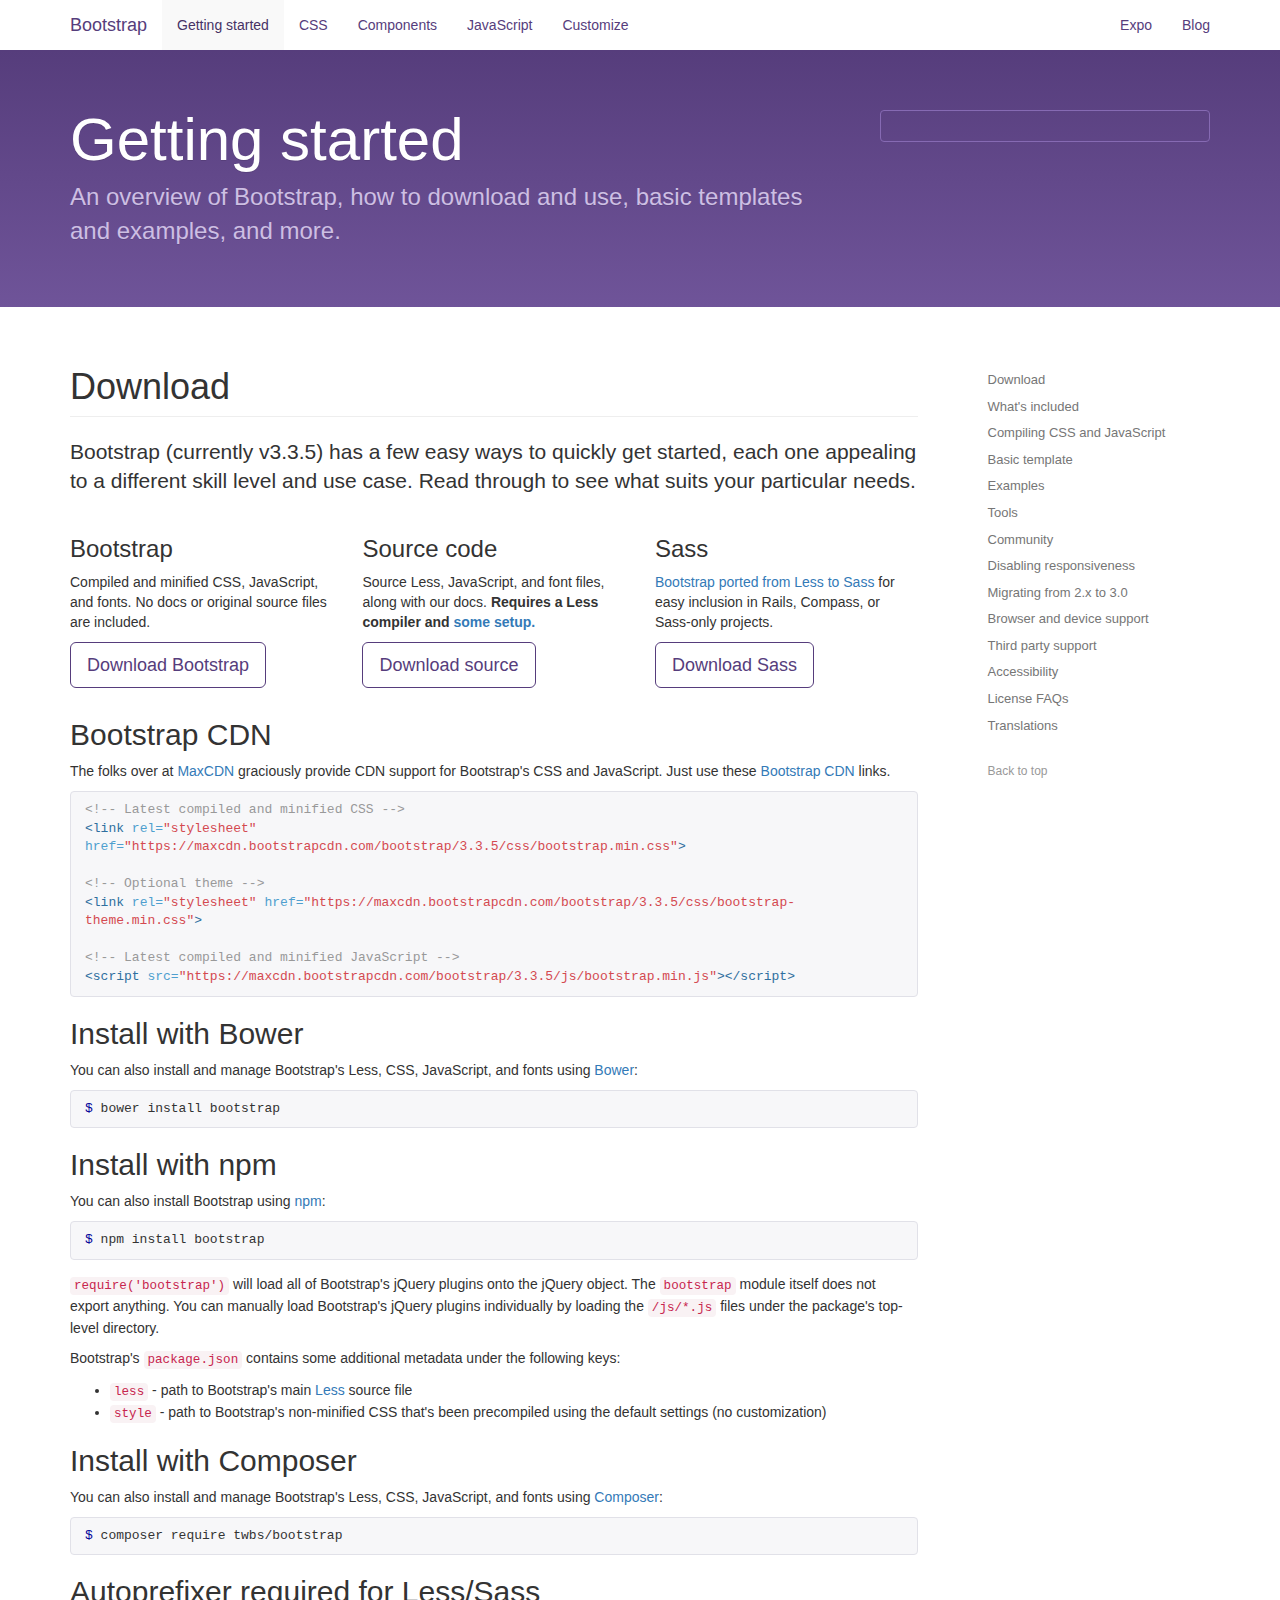
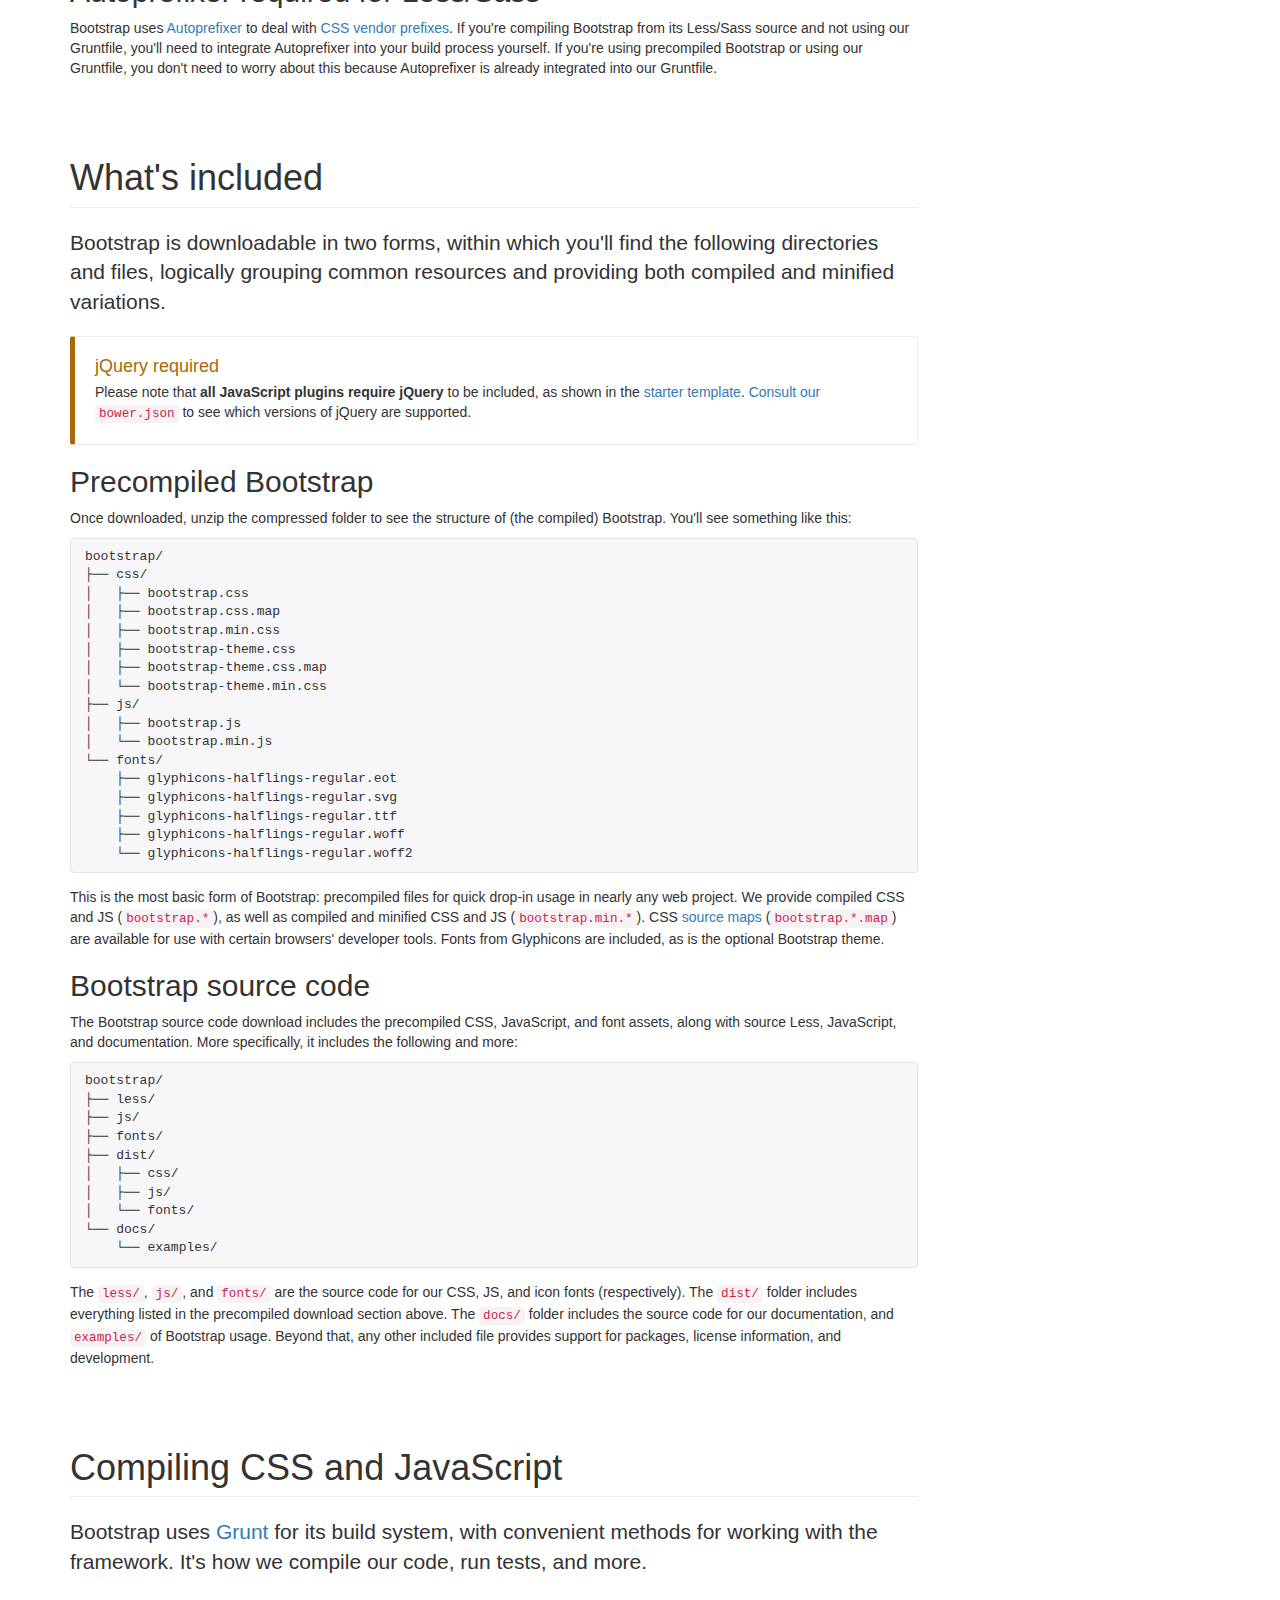
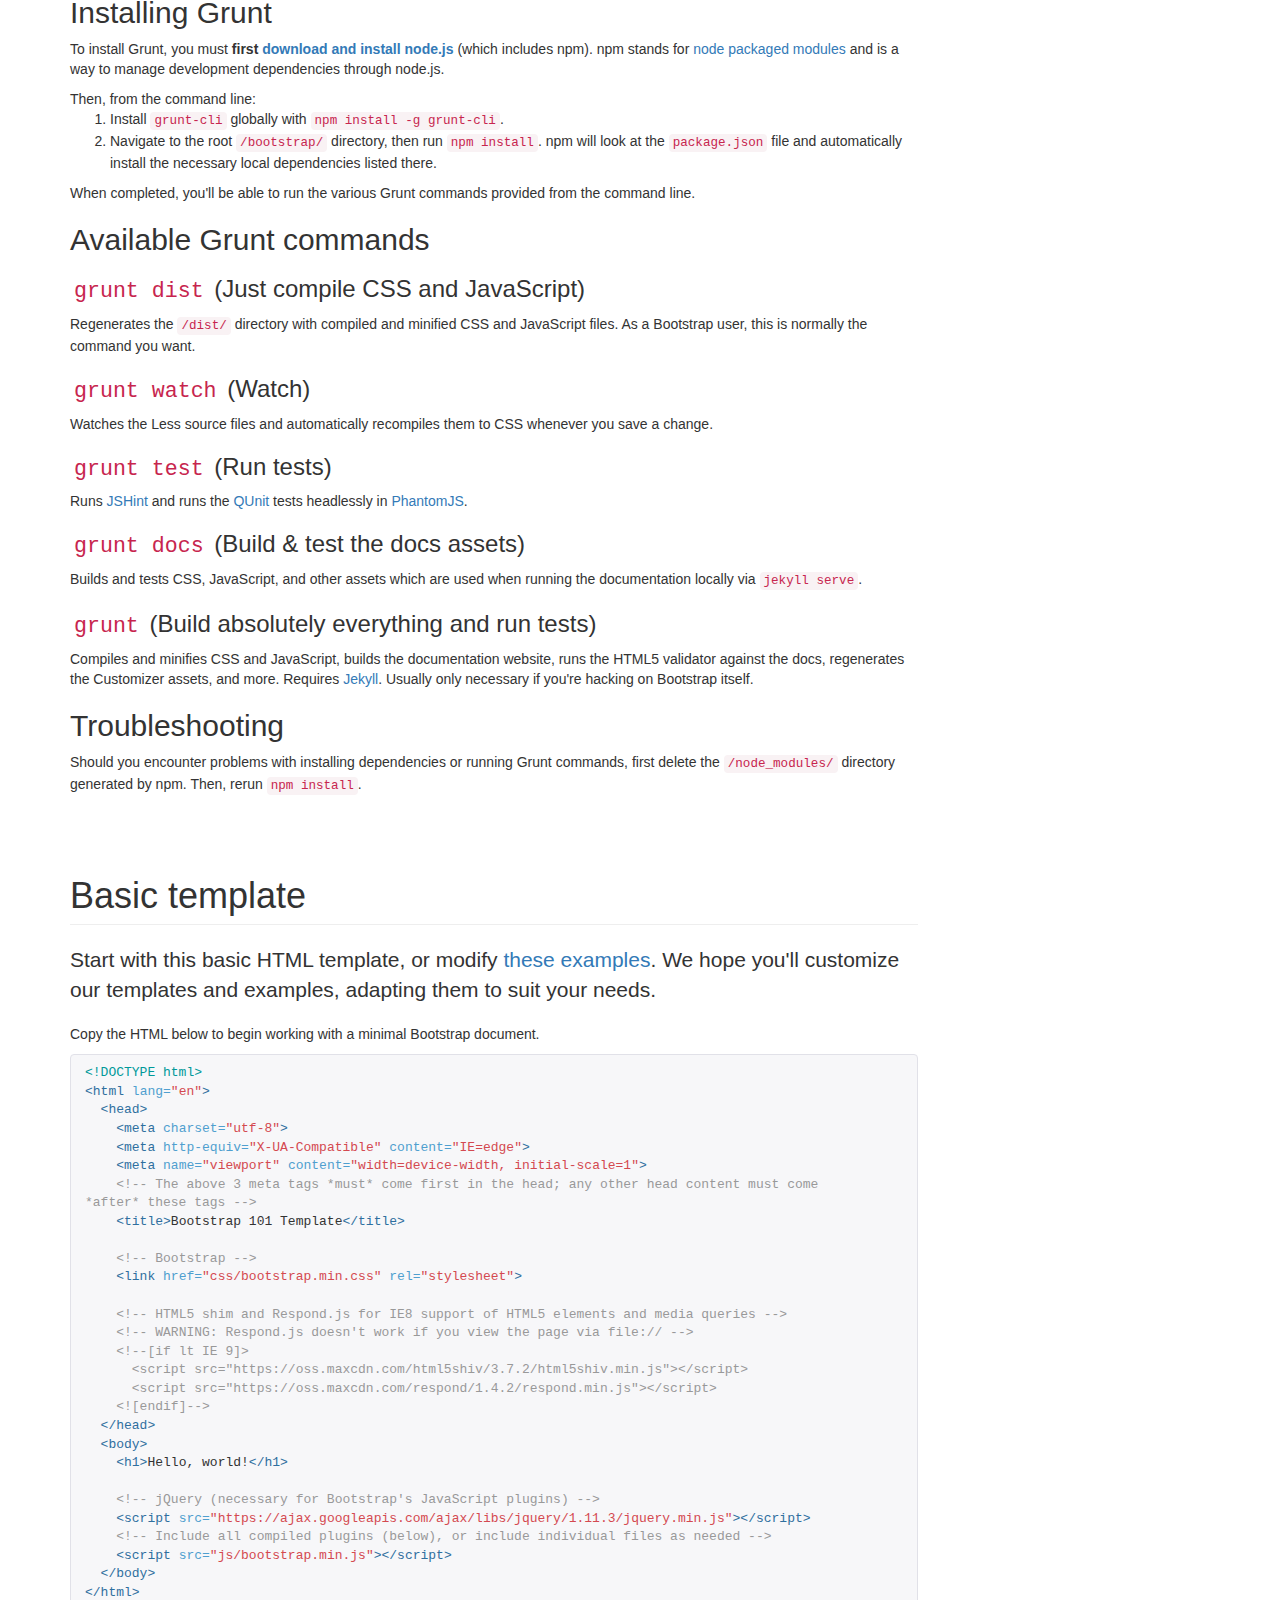
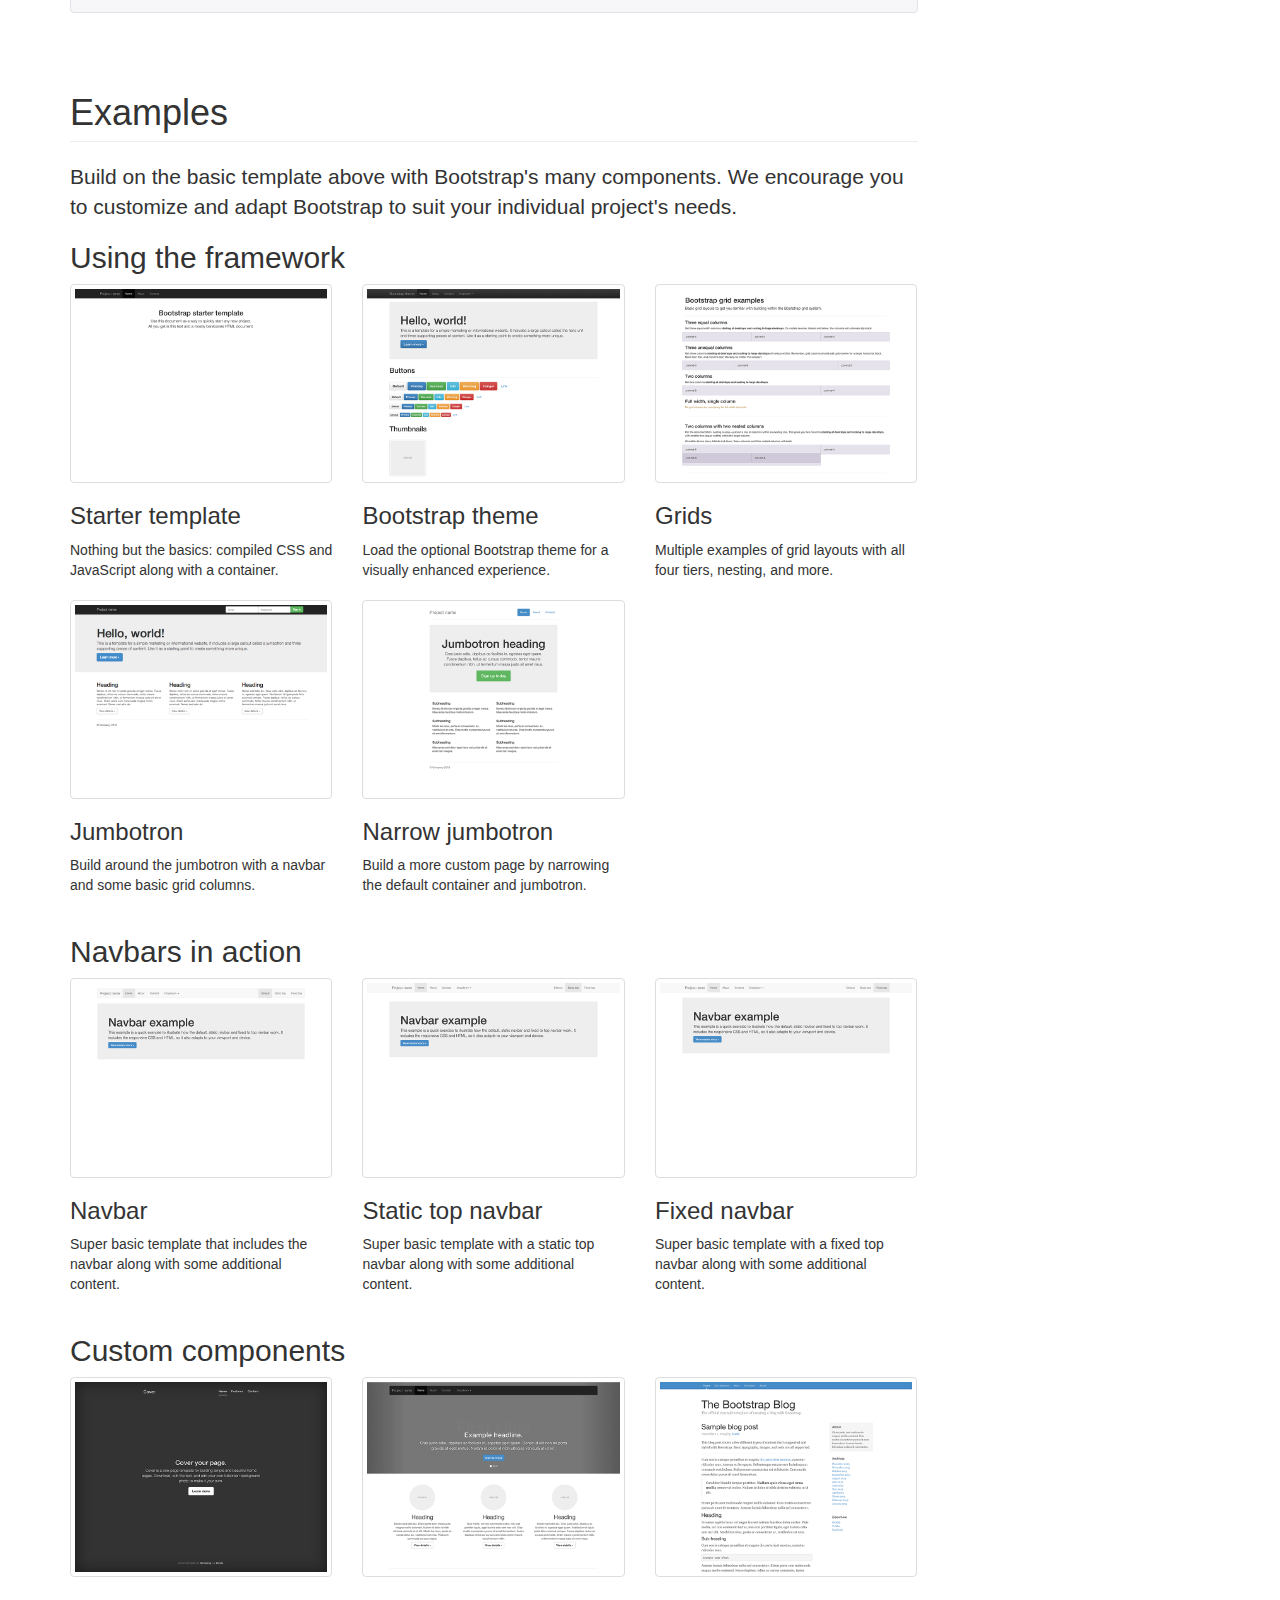
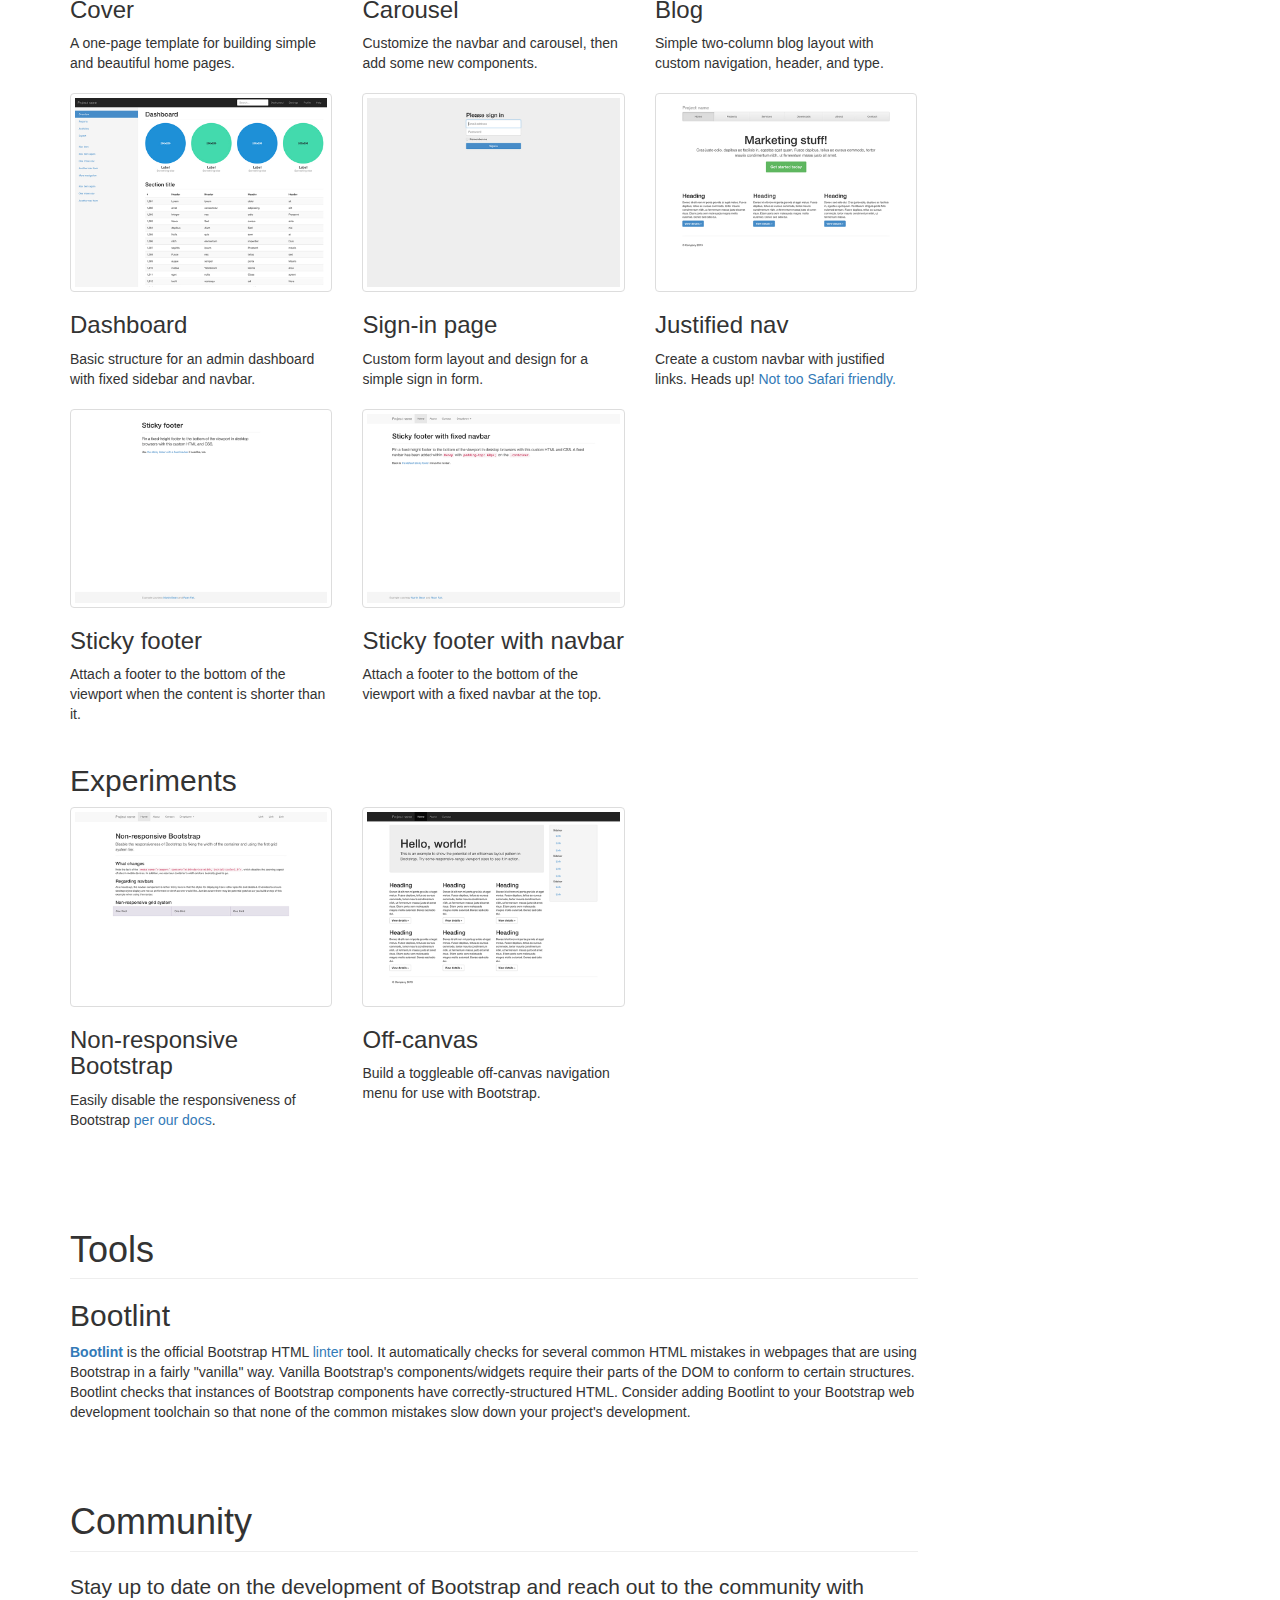
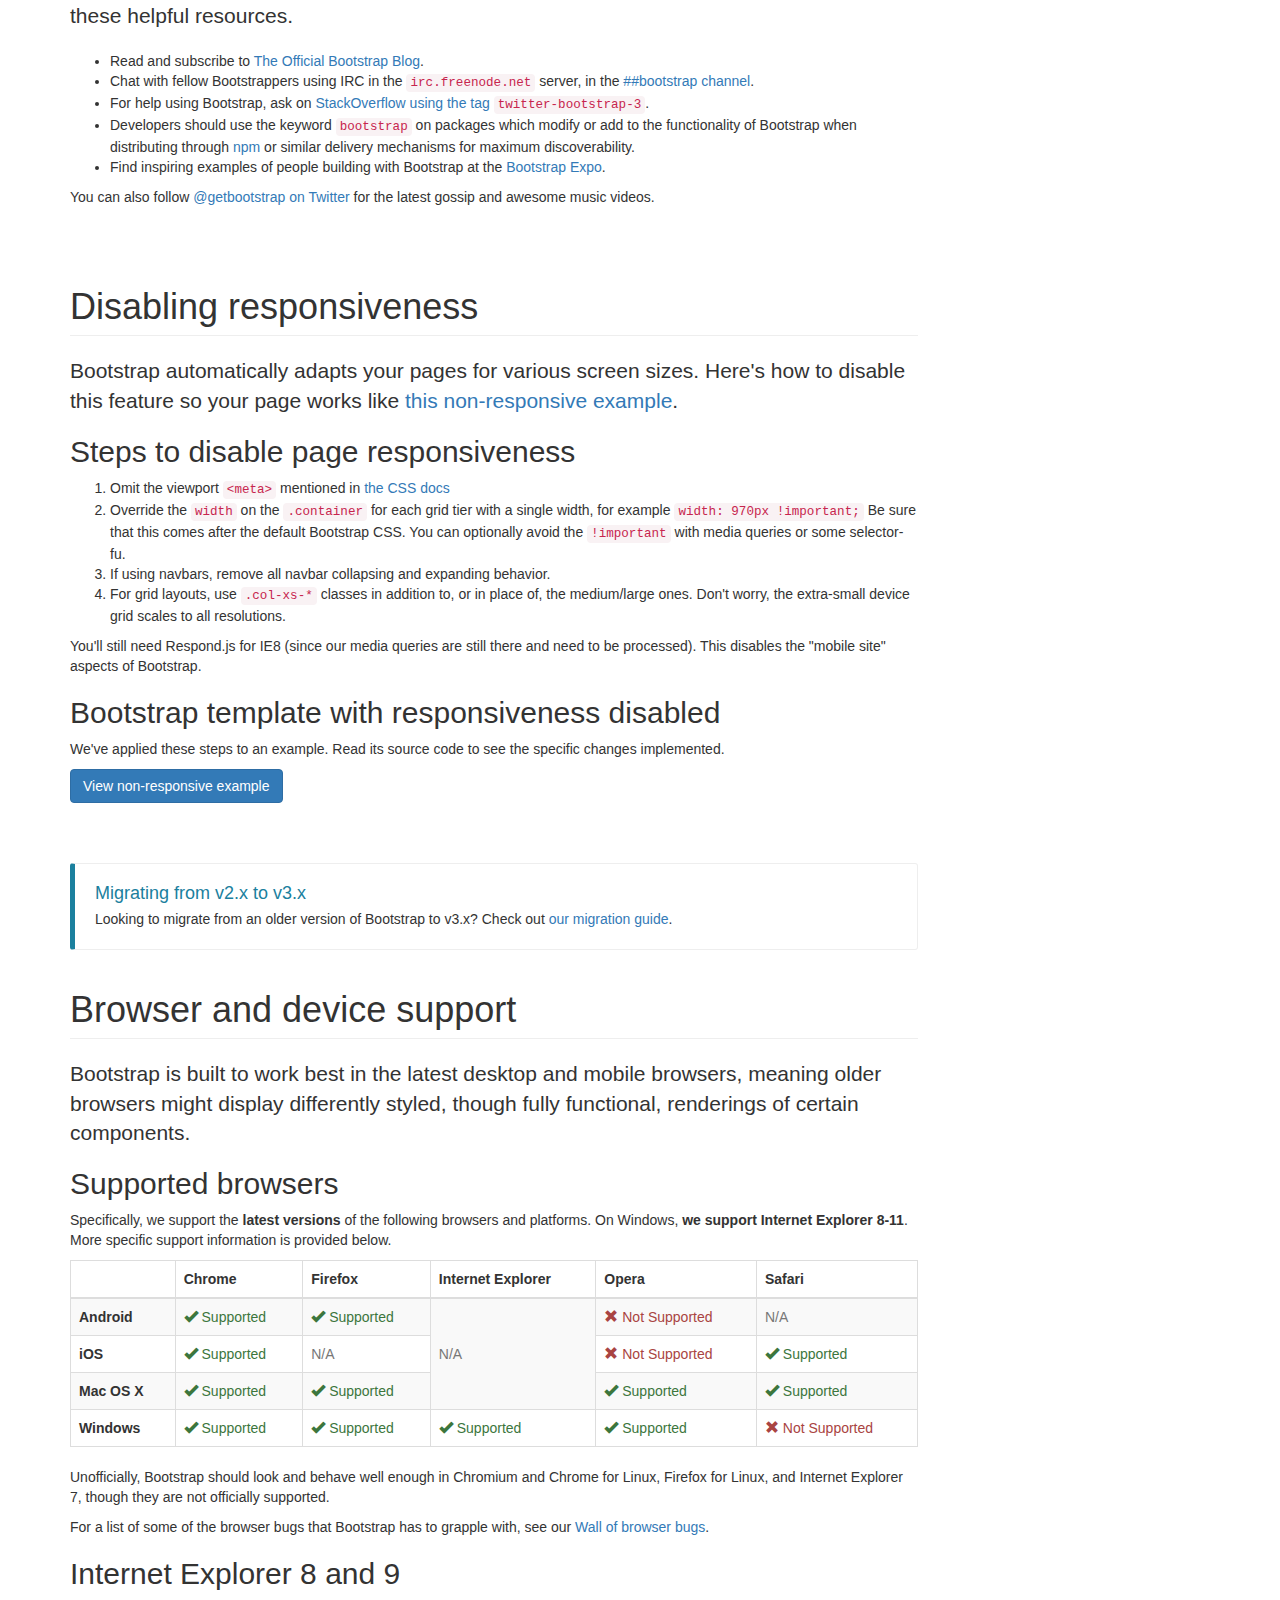
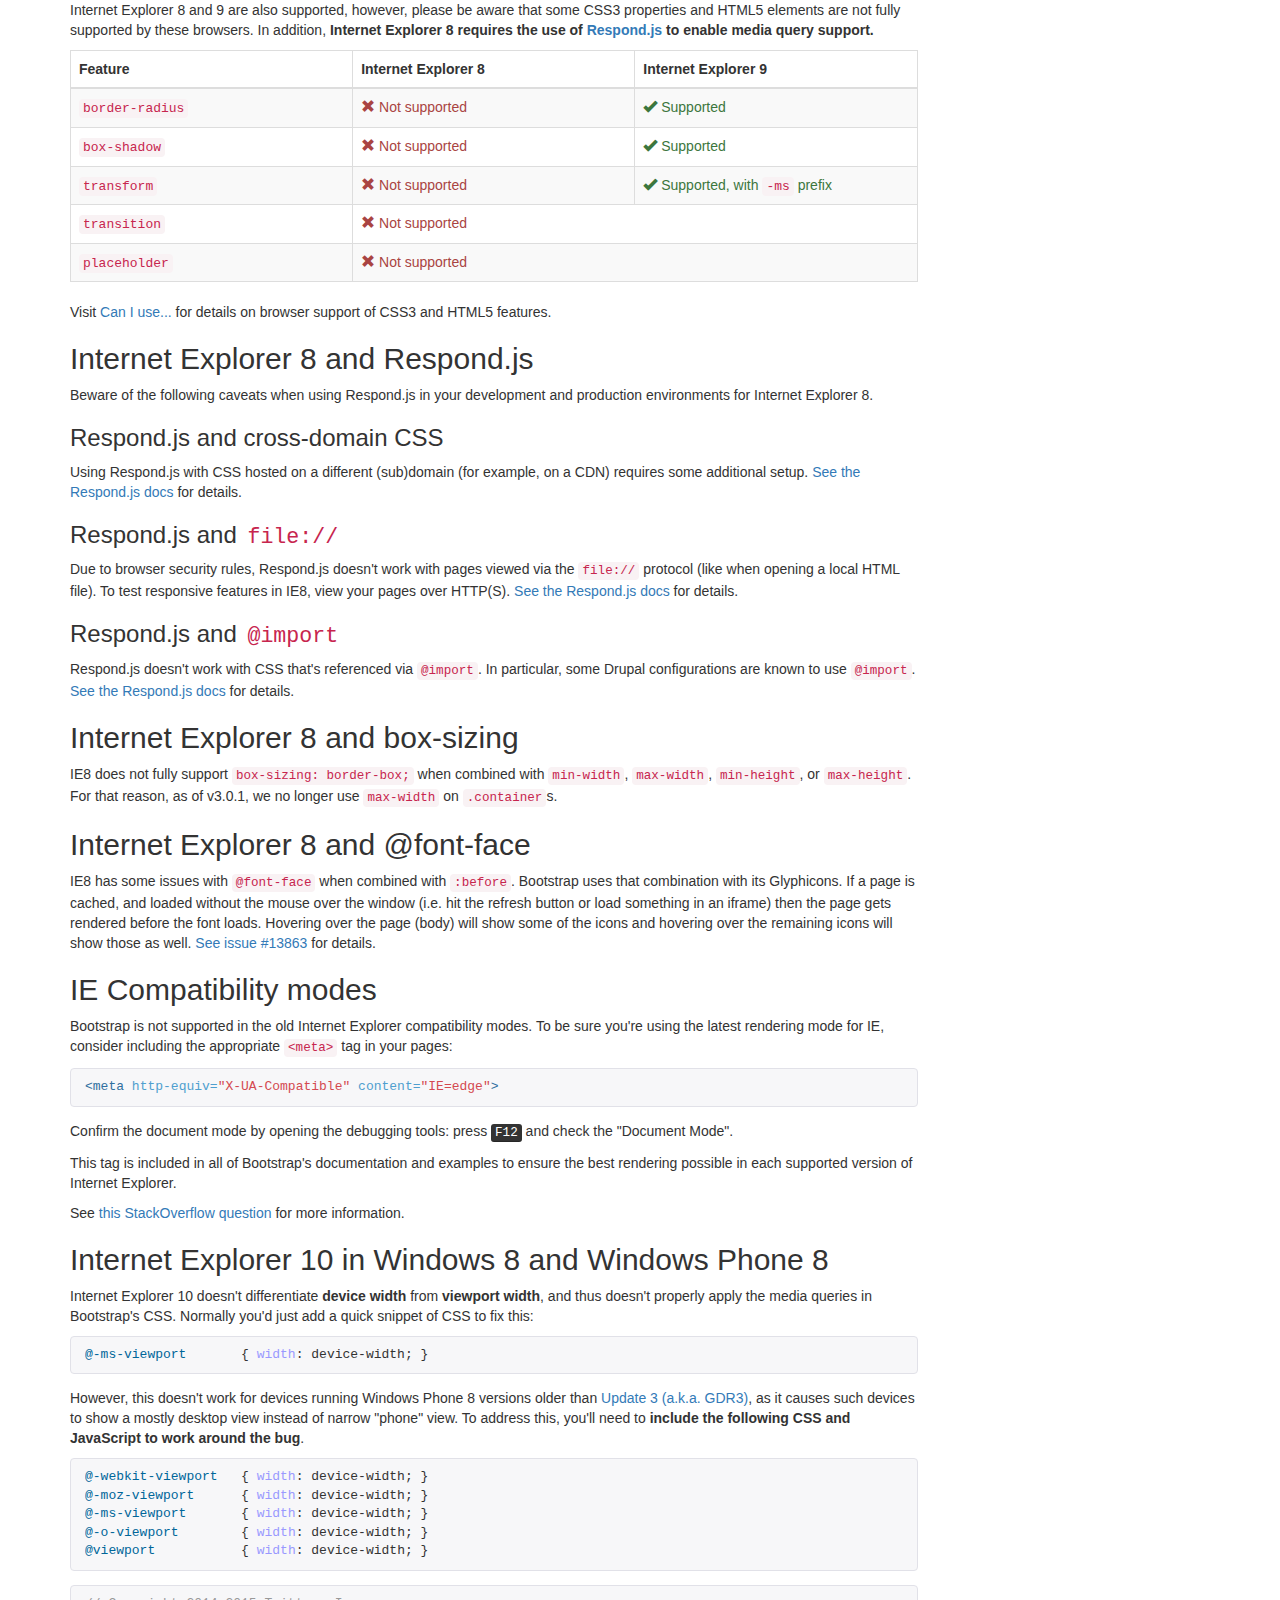
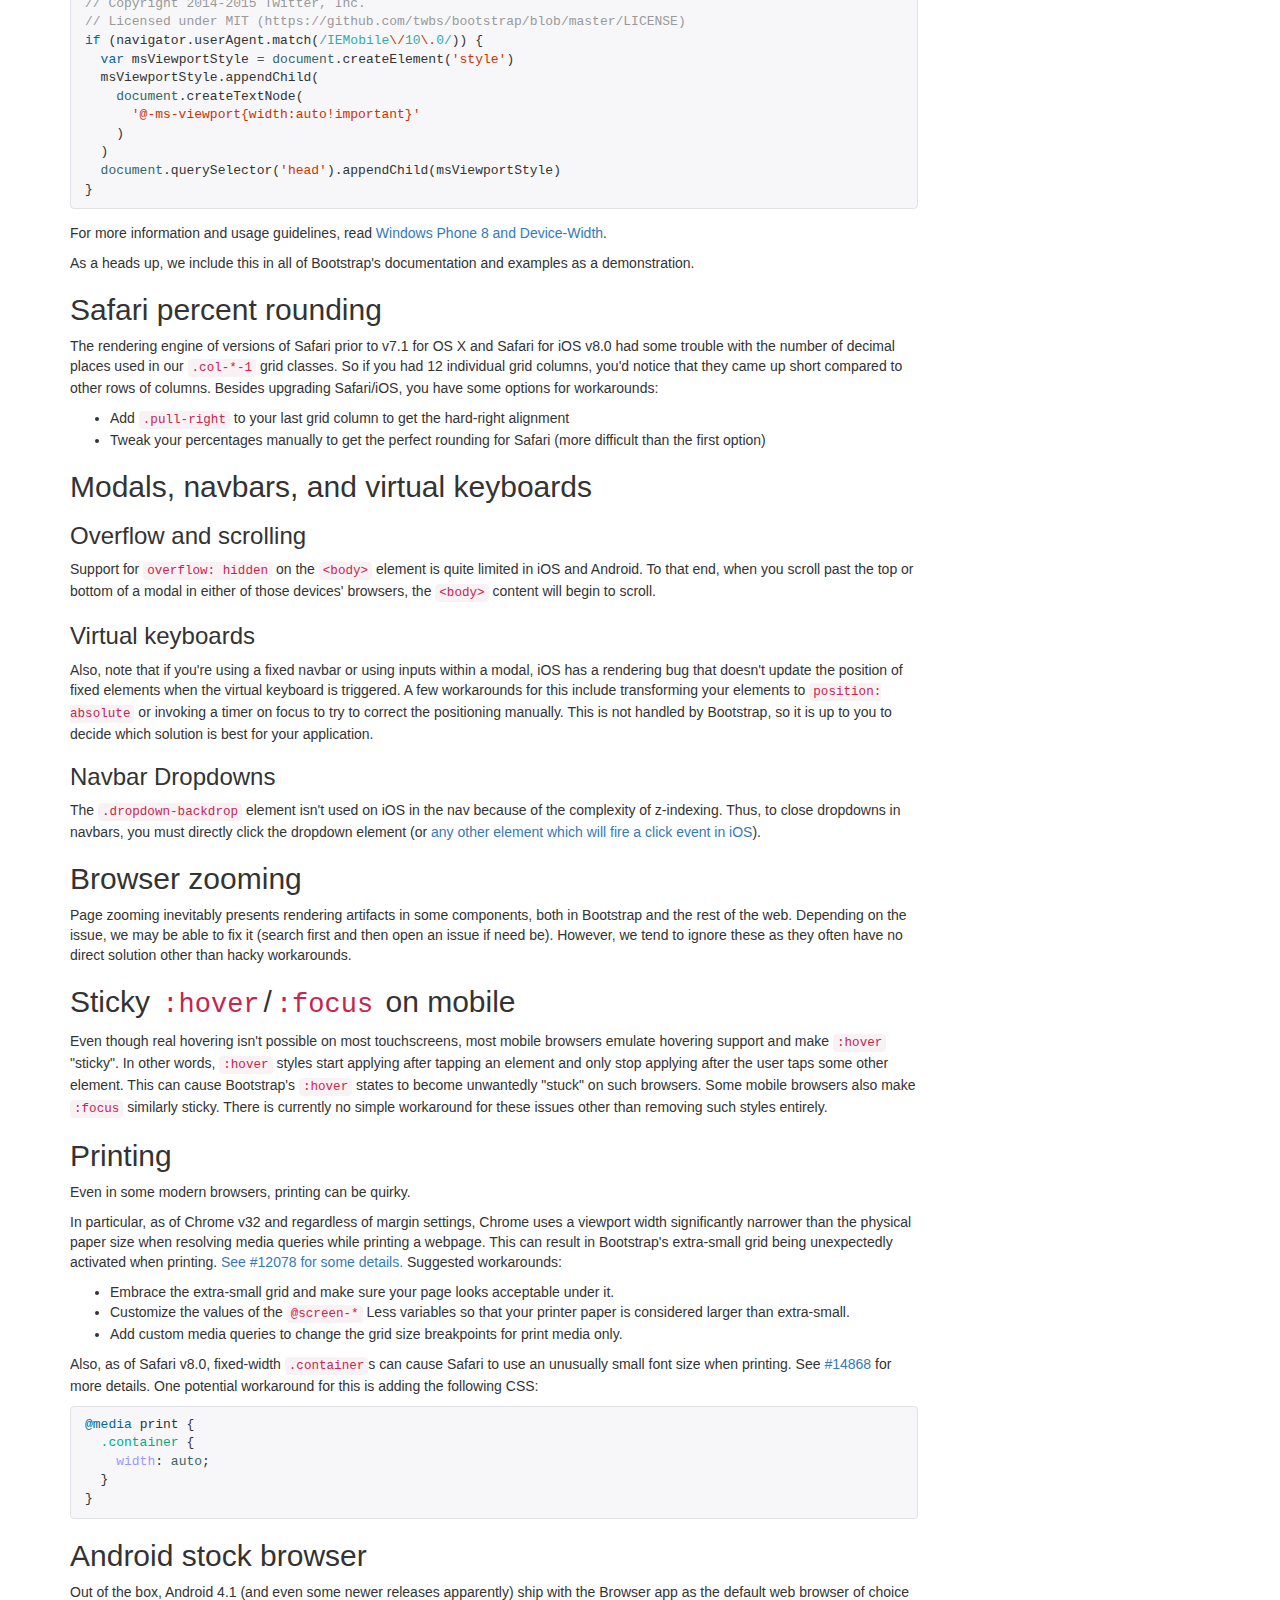
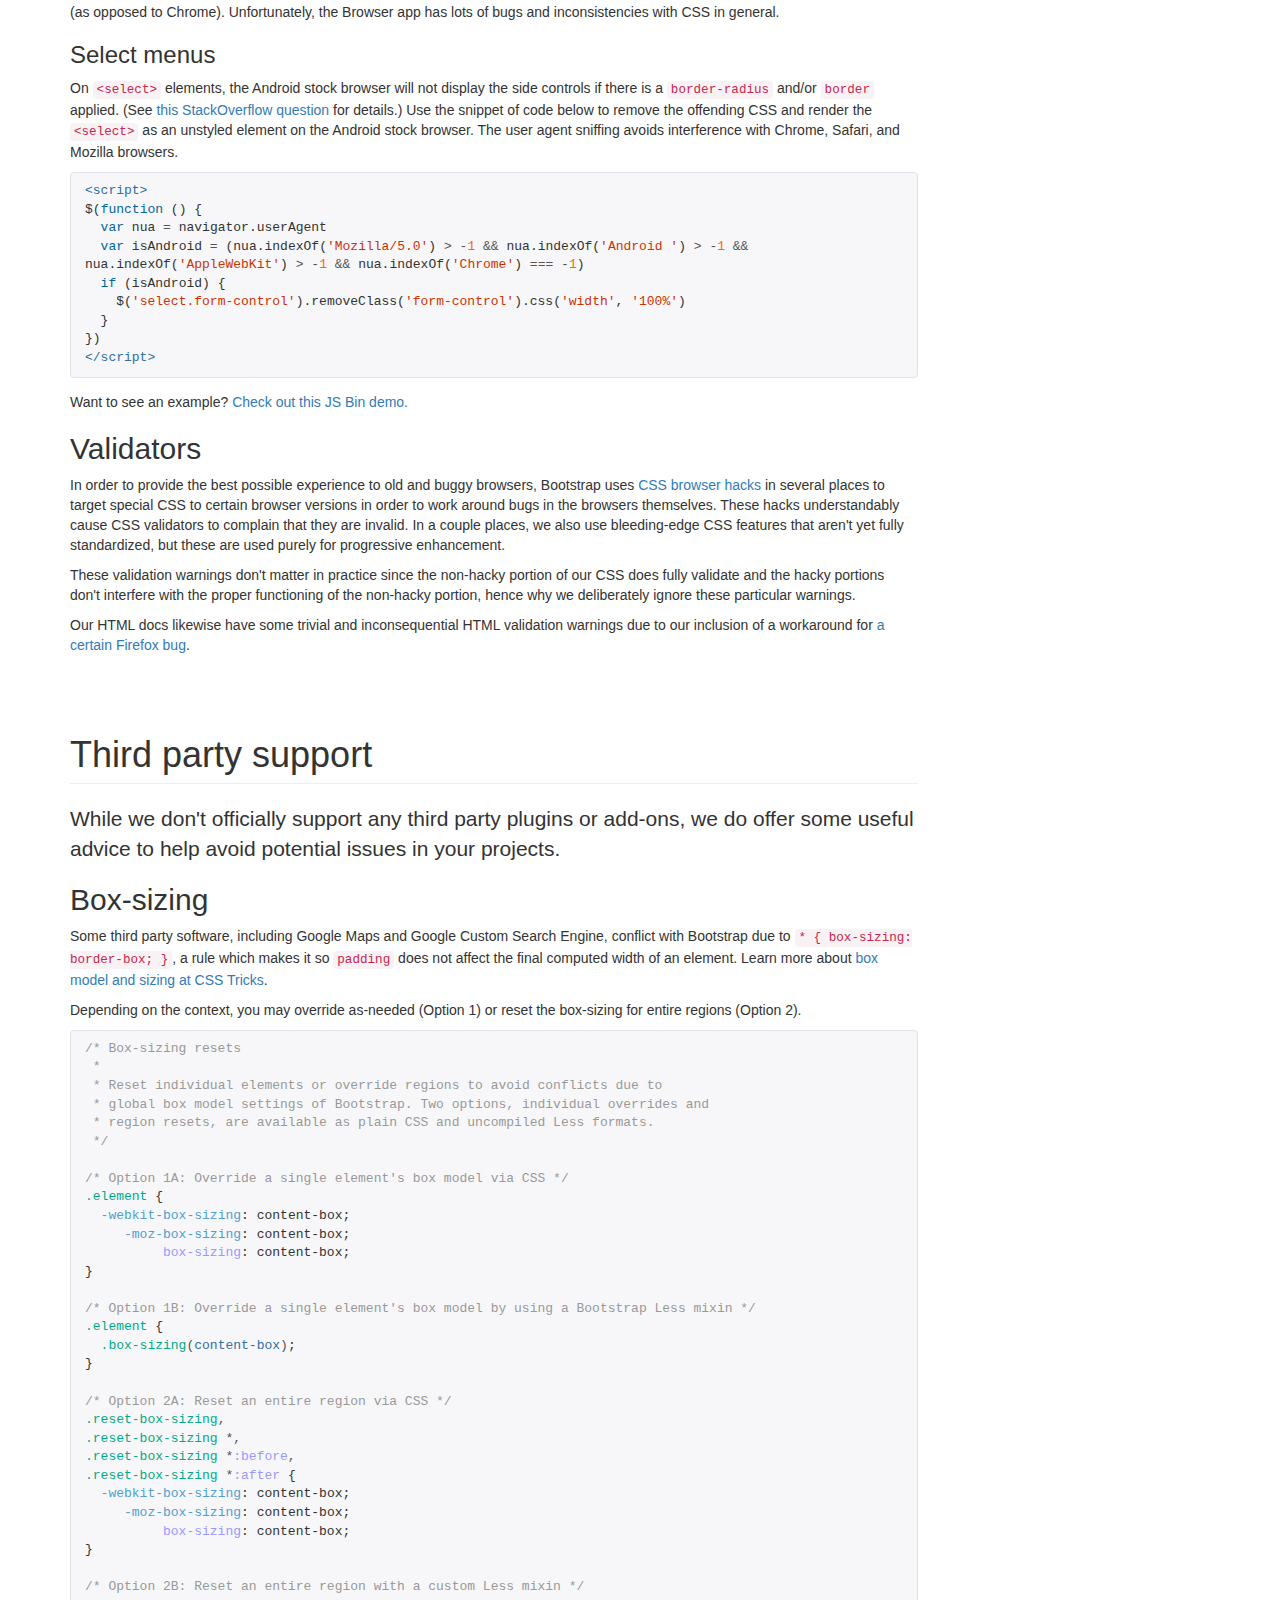
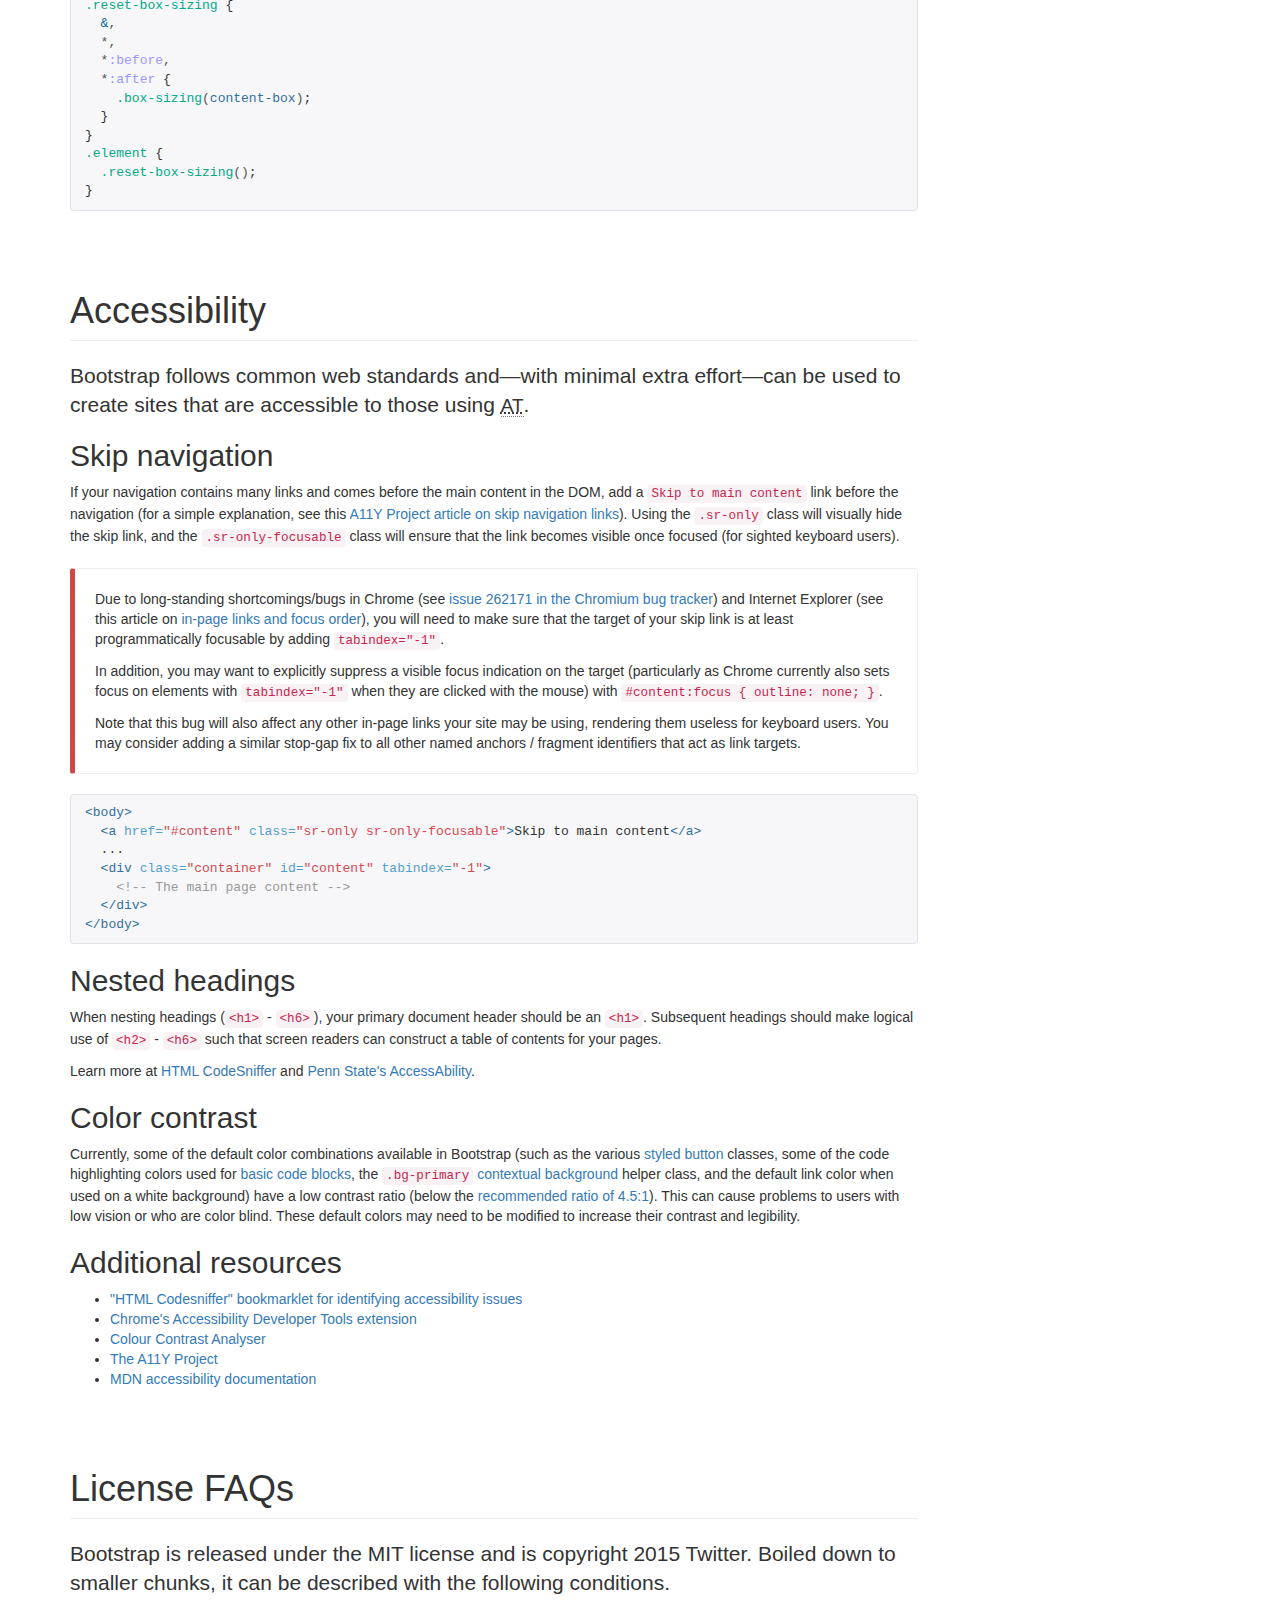
<file: Bootstrap-3-Offline-Docs/getting-started/index.html>
<!DOCTYPE html>
<html lang="en">
  <head>
    <!-- Meta, title, CSS, favicons, etc. -->
    <meta charset="utf-8">
<meta http-equiv="X-UA-Compatible" content="IE=edge">
<meta name="viewport" content="width=device-width, initial-scale=1">
<meta name="description" content="Bootstrap, a sleek, intuitive, and powerful mobile first front-end framework for faster and easier web development.">
<meta name="keywords" content="HTML, CSS, JS, JavaScript, framework, bootstrap, front-end, frontend, web development">
<meta name="author" content="Mark Otto, Jacob Thornton, and Bootstrap contributors">

<title>
  
    Getting started &middot; Bootstrap
  
</title>

<!-- Bootstrap core CSS -->

<link href="../dist/css/bootstrap.css" rel="stylesheet">



<!-- Documentation extras -->

<link href="../assets/css/src/pygments-manni.css" rel="stylesheet">
<link href="../assets/css/src/docs.css" rel="stylesheet">

<!--[if lt IE 9]><script src="../assets/js/ie8-responsive-file-warning.js"></script><![endif]-->
<script src="../assets/js/ie-emulation-modes-warning.js"></script>

<!-- HTML5 shim and Respond.js for IE8 support of HTML5 elements and media queries -->
<!--[if lt IE 9]>
  <script src="https://oss.maxcdn.com/html5shiv/3.7.2/html5shiv.min.js"></script>
  <script src="https://oss.maxcdn.com/respond/1.4.2/respond.min.js"></script>
<![endif]-->

<!-- Favicons -->
<link rel="apple-touch-icon" href="/apple-touch-icon.png">
<link rel="icon" href="/favicon.ico">

<script>
  (function(i,s,o,g,r,a,m){i['GoogleAnalyticsObject']=r;i[r]=i[r]||function(){
  (i[r].q=i[r].q||[]).push(arguments)},i[r].l=1*new Date();a=s.createElement(o),
  m=s.getElementsByTagName(o)[0];a.async=1;a.src=g;m.parentNode.insertBefore(a,m)
  })(window,document,'script','//www.google-analytics.com/analytics.js','ga');
  ga('create', 'UA-146052-10', 'getbootstrap.com');
  ga('send', 'pageview');
</script>

  </head>
  <body>
    <a id="skippy" class="sr-only sr-only-focusable" href="#content"><div class="container"><span class="skiplink-text">Skip to main content</span></div></a>

    <!-- Docs master nav -->
    <header class="navbar navbar-static-top bs-docs-nav" id="top" role="banner">
  <div class="container">
    <div class="navbar-header">
      <button class="navbar-toggle collapsed" type="button" data-toggle="collapse" data-target="#bs-navbar" aria-controls="bs-navbar" aria-expanded="false">
        <span class="sr-only">Toggle navigation</span>
        <span class="icon-bar"></span>
        <span class="icon-bar"></span>
        <span class="icon-bar"></span>
      </button>
      <a href="../" class="navbar-brand">Bootstrap</a>
    </div>
    <nav id="bs-navbar" class="collapse navbar-collapse">
      <ul class="nav navbar-nav">
        <li class="active">
          <a href="../getting-started/">Getting started</a>
        </li>
        <li>
          <a href="../css/">CSS</a>
        </li>
        <li>
          <a href="../components/">Components</a>
        </li>
        <li>
          <a href="../javascript/">JavaScript</a>
        </li>
        <li>
          <a href="../customize/">Customize</a>
        </li>
      </ul>
      <ul class="nav navbar-nav navbar-right">
        <li><a href="http://expo.getbootstrap.com" onclick="ga('send', 'event', 'Navbar', 'Community links', 'Expo');">Expo</a></li>
        <li><a href="http://blog.getbootstrap.com" onclick="ga('send', 'event', 'Navbar', 'Community links', 'Blog');">Blog</a></li>
      </ul>
    </nav>
  </div>
</header>


    <!-- Docs page layout -->
    <div class="bs-docs-header" id="content" tabindex="-1">
      <div class="container">
        <h1>Getting started</h1>
        <p>An overview of Bootstrap, how to download and use, basic templates and examples, and more.</p>
        <div id="carbonads-container"><div class="carbonad"><div id="azcarbon"></div><script>var z = document.createElement("script"); z.async = true; z.src = "http://engine.carbonads.com/z/32341/azcarbon_2_1_0_HORIZ"; var s = document.getElementsByTagName("script")[0]; s.parentNode.insertBefore(z, s);</script></div></div>

      </div>
    </div>

    <div class="container bs-docs-container">

      <div class="row">
        <div class="col-md-9" role="main">
          <div class="bs-docs-section">
  <h1 id="download" class="page-header">Download</h1>

  <p class="lead">Bootstrap (currently v3.3.5) has a few easy ways to quickly get started, each one appealing to a different skill level and use case. Read through to see what suits your particular needs.</p>

  <div class="row bs-downloads">
    <div class="col-sm-4">
      <h3 id="download-bootstrap">Bootstrap</h3>
      <p>Compiled and minified CSS, JavaScript, and fonts. No docs or original source files are included.</p>
      <p>
        <a href="https://github.com/twbs/bootstrap/releases/download/v3.3.5/bootstrap-3.3.5-dist.zip" class="btn btn-lg btn-outline" onclick="ga('send', 'event', 'Getting started', 'Download', 'Download compiled');">Download Bootstrap</a>
      </p>
    </div>
    <div class="col-sm-4">
      <h3 id="download-source">Source code</h3>
      <p>Source Less, JavaScript, and font files, along with our docs. <strong>Requires a Less compiler and <a href="#grunt">some setup.</a></strong></p>
      <p>
        <a href="https://github.com/twbs/bootstrap/archive/v3.3.5.zip" class="btn btn-lg btn-outline" onclick="ga('send', 'event', 'Getting started', 'Download', 'Download source');">Download source</a>
      </p>
    </div>
    <div class="col-sm-4">
      <h3 id="download-sass">Sass</h3>
      <p><a href="https://github.com/twbs/bootstrap-sass">Bootstrap ported from Less to Sass</a> for easy inclusion in Rails, Compass, or Sass-only projects.</p>
      <p>
        <a href="https://github.com/twbs/bootstrap-sass/archive/v3.3.5.tar.gz" class="btn btn-lg btn-outline" onclick="ga('send', 'event', 'Getting started', 'Download', 'Download Sass');">Download Sass</a>
      </p>
    </div>
  </div>

  <h2 id="download-cdn">Bootstrap CDN</h2>
  <p>The folks over at <a href="https://www.maxcdn.com/">MaxCDN</a> graciously provide CDN support for Bootstrap's CSS and JavaScript. Just use these <a href="https://www.bootstrapcdn.com/">Bootstrap CDN</a> links.</p>
<div class="highlight"><pre><code class="language-html" data-lang="html"><span class="c">&lt;!-- Latest compiled and minified CSS --&gt;</span>
<span class="nt">&lt;link</span> <span class="na">rel=</span><span class="s">"stylesheet"</span> <span class="na">href=</span><span class="s">"https://maxcdn.bootstrapcdn.com/bootstrap/3.3.5/css/bootstrap.min.css"</span><span class="nt">&gt;</span>

<span class="c">&lt;!-- Optional theme --&gt;</span>
<span class="nt">&lt;link</span> <span class="na">rel=</span><span class="s">"stylesheet"</span> <span class="na">href=</span><span class="s">"https://maxcdn.bootstrapcdn.com/bootstrap/3.3.5/css/bootstrap-theme.min.css"</span><span class="nt">&gt;</span>

<span class="c">&lt;!-- Latest compiled and minified JavaScript --&gt;</span>
<span class="nt">&lt;script </span><span class="na">src=</span><span class="s">"https://maxcdn.bootstrapcdn.com/bootstrap/3.3.5/js/bootstrap.min.js"</span><span class="nt">&gt;&lt;/script&gt;</span></code></pre></div>

  <h2 id="download-bower">Install with Bower</h2>
  <p>You can also install and manage Bootstrap's Less, CSS, JavaScript, and fonts using <a href="http://bower.io">Bower</a>:</p>
  <div class="highlight"><pre><code class="language-bash" data-lang="bash"><span class="gp">$ </span>bower install bootstrap</code></pre></div>

  <h2 id="download-npm">Install with npm</h2>
  <p>You can also install Bootstrap using <a href="https://www.npmjs.com">npm</a>:</p>
  <div class="highlight"><pre><code class="language-bash" data-lang="bash"><span class="gp">$ </span>npm install bootstrap</code></pre></div>
  <p><code>require('bootstrap')</code> will load all of Bootstrap's jQuery plugins onto the jQuery object. The <code>bootstrap</code> module itself does not export anything. You can manually load Bootstrap's jQuery plugins individually by loading the <code>/js/*.js</code> files under the package's top-level directory.</p>
  <p>Bootstrap's <code>package.json</code> contains some additional metadata under the following keys:</p>
  <ul>
    <li><code>less</code> - path to Bootstrap's main <a href="http://lesscss.org">Less</a> source file</li>
    <li><code>style</code> - path to Bootstrap's non-minified CSS that's been precompiled using the default settings (no customization)</li>
  </ul>

  <h2 id="download-composer">Install with Composer</h2>
  <p>You can also install and manage Bootstrap's Less, CSS, JavaScript, and fonts using <a href="https://getcomposer.org">Composer</a>:</p>
  <div class="highlight"><pre><code class="language-bash" data-lang="bash"><span class="gp">$ </span>composer require twbs/bootstrap</code></pre></div>

  <h2 id="download-autoprefixer">Autoprefixer required for Less/Sass</h2>
  <p>Bootstrap uses <a href="https://github.com/postcss/autoprefixer">Autoprefixer</a> to deal with <a href="http://webdesign.about.com/od/css/a/css-vendor-prefixes.htm">CSS vendor prefixes</a>. If you're compiling Bootstrap from its Less/Sass source and not using our Gruntfile, you'll need to integrate Autoprefixer into your build process yourself. If you're using precompiled Bootstrap or using our Gruntfile, you don't need to worry about this because Autoprefixer is already integrated into our Gruntfile.</p>
</div>

<div class="bs-docs-section">
  <h1 id="whats-included" class="page-header">What's included</h1>

  <p class="lead">Bootstrap is downloadable in two forms, within which you'll find the following directories and files, logically grouping common resources and providing both compiled and minified variations.</p>

  <div class="bs-callout bs-callout-warning" id="jquery-required">
    <h4>jQuery required</h4>
    <p>Please note that <strong>all JavaScript plugins require jQuery</strong> to be included, as shown in the <a href="#template">starter template</a>. <a href="https://github.com/twbs/bootstrap/blob/v3.3.5/bower.json">Consult our <code>bower.json</code></a> to see which versions of jQuery are supported.</p>
  </div>

  <h2 id="whats-included-precompiled">Precompiled Bootstrap</h2>
  <p>Once downloaded, unzip the compressed folder to see the structure of (the compiled) Bootstrap. You'll see something like this:</p>
<!-- NOTE: This info is intentionally duplicated in the README.
Copy any changes made here over to the README too. -->
<div class="highlight"><pre><code class="language-bash" data-lang="bash">bootstrap/
├── css/
│   ├── bootstrap.css
│   ├── bootstrap.css.map
│   ├── bootstrap.min.css
│   ├── bootstrap-theme.css
│   ├── bootstrap-theme.css.map
│   └── bootstrap-theme.min.css
├── js/
│   ├── bootstrap.js
│   └── bootstrap.min.js
└── fonts/
    ├── glyphicons-halflings-regular.eot
    ├── glyphicons-halflings-regular.svg
    ├── glyphicons-halflings-regular.ttf
    ├── glyphicons-halflings-regular.woff
    └── glyphicons-halflings-regular.woff2</code></pre></div>
<!-- NOTE: This info is intentionally duplicated in the README.
Copy any changes made here over to the README too. -->
  <p>This is the most basic form of Bootstrap: precompiled files for quick drop-in usage in nearly any web project. We provide compiled CSS and JS (<code>bootstrap.*</code>), as well as compiled and minified CSS and JS (<code>bootstrap.min.*</code>). CSS <a href="https://developer.chrome.com/devtools/docs/css-preprocessors">source maps</a> (<code>bootstrap.*.map</code>) are available for use with certain browsers' developer tools. Fonts from Glyphicons are included, as is the optional Bootstrap theme.</p>

  <h2 id="whats-included-source">Bootstrap source code</h2>
  <p>The Bootstrap source code download includes the precompiled CSS, JavaScript, and font assets, along with source Less, JavaScript, and documentation. More specifically, it includes the following and more:</p>
<div class="highlight"><pre><code class="language-bash" data-lang="bash">bootstrap/
├── less/
├── js/
├── fonts/
├── dist/
│   ├── css/
│   ├── js/
│   └── fonts/
└── docs/
    └── examples/</code></pre></div>
  <p>The <code>less/</code>, <code>js/</code>, and <code>fonts/</code> are the source code for our CSS, JS, and icon fonts (respectively). The <code>dist/</code> folder includes everything listed in the precompiled download section above. The <code>docs/</code> folder includes the source code for our documentation, and <code>examples/</code> of Bootstrap usage. Beyond that, any other included file provides support for packages, license information, and development.</p>
</div>

<div class="bs-docs-section">
  <h1 id="grunt" class="page-header">Compiling CSS and JavaScript</h1>

  <p class="lead">Bootstrap uses <a href="http://gruntjs.com">Grunt</a> for its build system, with convenient methods for working with the framework. It's how we compile our code, run tests, and more.</p>

  <h2 id="grunt-installing">Installing Grunt</h2>
  <p>To install Grunt, you must <strong>first <a href="https://nodejs.org/download/">download and install node.js</a></strong> (which includes npm). npm stands for <a href="https://www.npmjs.com/">node packaged modules</a> and is a way to manage development dependencies through node.js.</p>

  Then, from the command line:
  <ol>
    <li>Install <code>grunt-cli</code> globally with <code>npm install -g grunt-cli</code>.</li>
    <li>Navigate to the root <code>/bootstrap/</code> directory, then run <code>npm install</code>. npm will look at the <a href="https://github.com/twbs/bootstrap/blob/master/package.json"><code>package.json</code></a> file and automatically install the necessary local dependencies listed there.</li>
  </ol>

  <p>When completed, you'll be able to run the various Grunt commands provided from the command line.</p>

  <h2 id="grunt-commands">Available Grunt commands</h2>
  <h3><code>grunt dist</code> (Just compile CSS and JavaScript)</h3>
  <p>Regenerates the <code>/dist/</code> directory with compiled and minified CSS and JavaScript files. As a Bootstrap user, this is normally the command you want.</p>

  <h3><code>grunt watch</code> (Watch)</h3>
  <p>Watches the Less source files and automatically recompiles them to CSS whenever you save a change.</p>

  <h3><code>grunt test</code> (Run tests)</h3>
  <p>Runs <a href="http://jshint.com">JSHint</a> and runs the <a href="http://qunitjs.com">QUnit</a> tests headlessly in <a href="http://phantomjs.org">PhantomJS</a>.</p>

  <h3><code>grunt docs</code> (Build &amp; test the docs assets)</h3>
  <p>Builds and tests CSS, JavaScript, and other assets which are used when running the documentation locally via <code>jekyll serve</code>.</p>

  <h3><code>grunt</code> (Build absolutely everything and run tests)</h3>
  <p>Compiles and minifies CSS and JavaScript, builds the documentation website, runs the HTML5 validator against the docs, regenerates the Customizer assets, and more. Requires <a href="http://jekyllrb.com/docs/installation/">Jekyll</a>. Usually only necessary if you're hacking on Bootstrap itself.</p>

  <h2 id="grunt-troubleshooting">Troubleshooting</h2>
  <p>Should you encounter problems with installing dependencies or running Grunt commands, first delete the <code>/node_modules/</code> directory generated by npm. Then, rerun <code>npm install</code>.</p>
</div>

<div class="bs-docs-section">
  <h1 id="template" class="page-header">Basic template</h1>

  <p class="lead">Start with this basic HTML template, or modify <a href="#examples">these examples</a>. We hope you'll customize our templates and examples, adapting them to suit your needs.</p>

  <p>Copy the HTML below to begin working with a minimal Bootstrap document.</p>
<div class="highlight"><pre><code class="language-html" data-lang="html"><span class="cp">&lt;!DOCTYPE html&gt;</span>
<span class="nt">&lt;html</span> <span class="na">lang=</span><span class="s">"en"</span><span class="nt">&gt;</span>
  <span class="nt">&lt;head&gt;</span>
    <span class="nt">&lt;meta</span> <span class="na">charset=</span><span class="s">"utf-8"</span><span class="nt">&gt;</span>
    <span class="nt">&lt;meta</span> <span class="na">http-equiv=</span><span class="s">"X-UA-Compatible"</span> <span class="na">content=</span><span class="s">"IE=edge"</span><span class="nt">&gt;</span>
    <span class="nt">&lt;meta</span> <span class="na">name=</span><span class="s">"viewport"</span> <span class="na">content=</span><span class="s">"width=device-width, initial-scale=1"</span><span class="nt">&gt;</span>
    <span class="c">&lt;!-- The above 3 meta tags *must* come first in the head; any other head content must come *after* these tags --&gt;</span>
    <span class="nt">&lt;title&gt;</span>Bootstrap 101 Template<span class="nt">&lt;/title&gt;</span>

    <span class="c">&lt;!-- Bootstrap --&gt;</span>
    <span class="nt">&lt;link</span> <span class="na">href=</span><span class="s">"css/bootstrap.min.css"</span> <span class="na">rel=</span><span class="s">"stylesheet"</span><span class="nt">&gt;</span>

    <span class="c">&lt;!-- HTML5 shim and Respond.js for IE8 support of HTML5 elements and media queries --&gt;</span>
    <span class="c">&lt;!-- WARNING: Respond.js doesn't work if you view the page via file:// --&gt;</span>
    <span class="c">&lt;!--[if lt IE 9]&gt;
      &lt;script src="https://oss.maxcdn.com/html5shiv/3.7.2/html5shiv.min.js"&gt;&lt;/script&gt;
      &lt;script src="https://oss.maxcdn.com/respond/1.4.2/respond.min.js"&gt;&lt;/script&gt;
    &lt;![endif]--&gt;</span>
  <span class="nt">&lt;/head&gt;</span>
  <span class="nt">&lt;body&gt;</span>
    <span class="nt">&lt;h1&gt;</span>Hello, world!<span class="nt">&lt;/h1&gt;</span>

    <span class="c">&lt;!-- jQuery (necessary for Bootstrap's JavaScript plugins) --&gt;</span>
    <span class="nt">&lt;script </span><span class="na">src=</span><span class="s">"https://ajax.googleapis.com/ajax/libs/jquery/1.11.3/jquery.min.js"</span><span class="nt">&gt;&lt;/script&gt;</span>
    <span class="c">&lt;!-- Include all compiled plugins (below), or include individual files as needed --&gt;</span>
    <span class="nt">&lt;script </span><span class="na">src=</span><span class="s">"js/bootstrap.min.js"</span><span class="nt">&gt;&lt;/script&gt;</span>
  <span class="nt">&lt;/body&gt;</span>
<span class="nt">&lt;/html&gt;</span></code></pre></div>
</div>

<div class="bs-docs-section">
  <h1 id="examples" class="page-header">Examples</h1>

  <p class="lead">Build on the basic template above with Bootstrap's many components. We encourage you to customize and adapt Bootstrap to suit your individual project's needs.</p>

  <h2 id="examples-framework">Using the framework</h2>
  <div class="row bs-examples">
    <div class="col-xs-6 col-md-4">
      <a class="thumbnail" href="../examples/starter-template/">
        <img src="../examples/screenshots/starter-template.jpg" alt="Starter template example">
      </a>
      <h3>Starter template</h3>
      <p>Nothing but the basics: compiled CSS and JavaScript along with a container.</p>
    </div>
    <div class="col-xs-6 col-md-4">
      <a class="thumbnail" href="../examples/theme/">
        <img src="../examples/screenshots/theme.jpg" alt="Bootstrap theme example">
      </a>
      <h3>Bootstrap theme</h3>
      <p>Load the optional Bootstrap theme for a visually enhanced experience.</p>
    </div>
    <div class="clearfix visible-xs"></div>

    <div class="col-xs-6 col-md-4">
      <a class="thumbnail" href="../examples/grid/">
        <img src="../examples/screenshots/grid.jpg" alt="Multiple grids example">
      </a>
      <h3>Grids</h3>
      <p>Multiple examples of grid layouts with all four tiers, nesting, and more.</p>
    </div>
    <div class="col-xs-6 col-md-4">
      <a class="thumbnail" href="../examples/jumbotron/">
        <img src="../examples/screenshots/jumbotron.jpg" alt="Jumbotron example">
      </a>
      <h3>Jumbotron</h3>
      <p>Build around the jumbotron with a navbar and some basic grid columns.</p>
    </div>
    <div class="clearfix visible-xs"></div>

    <div class="col-xs-6 col-md-4">
      <a class="thumbnail" href="../examples/jumbotron-narrow/">
        <img src="../examples/screenshots/jumbotron-narrow.jpg" alt="Narrow jumbotron example">
      </a>
      <h3>Narrow jumbotron</h3>
      <p>Build a more custom page by narrowing the default container and jumbotron.</p>
    </div>
  </div>

  <h2 id="examples-navbars">Navbars in action</h2>
  <div class="row bs-examples">
    <div class="col-xs-6 col-md-4">
      <a class="thumbnail" href="../examples/navbar/">
        <img src="../examples/screenshots/navbar.jpg" alt="Navbar example">
      </a>
      <h3>Navbar</h3>
      <p>Super basic template that includes the navbar along with some additional content.</p>
    </div>
    <div class="col-xs-6 col-md-4">
      <a class="thumbnail" href="../examples/navbar-static-top/">
        <img src="../examples/screenshots/navbar-static.jpg" alt="Static top navbar example">
      </a>
      <h3>Static top navbar</h3>
      <p>Super basic template with a static top navbar along with some additional content.</p>
    </div>
    <div class="clearfix visible-xs"></div>

    <div class="col-xs-6 col-md-4">
      <a class="thumbnail" href="../examples/navbar-fixed-top/">
        <img src="../examples/screenshots/navbar-fixed.jpg" alt="Fixed navbar example">
      </a>
      <h3>Fixed navbar</h3>
      <p>Super basic template with a fixed top navbar along with some additional content.</p>
    </div>
  </div>

  <h2 id="examples-custom">Custom components</h2>
  <div class="row bs-examples">
    <div class="col-xs-6 col-md-4">
      <a class="thumbnail" href="../examples/cover/">
        <img src="../examples/screenshots/cover.jpg" alt="A one-page template example">
      </a>
      <h3>Cover</h3>
      <p>A one-page template for building simple and beautiful home pages.</p>
    </div>
    <div class="col-xs-6 col-md-4">
      <a class="thumbnail" href="../examples/carousel/">
        <img src="../examples/screenshots/carousel.jpg" alt="Carousel example">
      </a>
      <h3>Carousel</h3>
      <p>Customize the navbar and carousel, then add some new components.</p>
    </div>
    <div class="clearfix visible-xs"></div>

    <div class="col-xs-6 col-md-4">
      <a class="thumbnail" href="../examples/blog/">
        <img src="../examples/screenshots/blog.jpg" alt="Blog layout example">
      </a>
      <h3>Blog</h3>
      <p>Simple two-column blog layout with custom navigation, header, and type.</p>
    </div>
    <div class="col-xs-6 col-md-4">
      <a class="thumbnail" href="../examples/dashboard/">
        <img src="../examples/screenshots/dashboard.jpg" alt="Dashboard example">
      </a>
      <h3>Dashboard</h3>
      <p>Basic structure for an admin dashboard with fixed sidebar and navbar.</p>
    </div>
    <div class="clearfix visible-xs"></div>

    <div class="col-xs-6 col-md-4">
      <a class="thumbnail" href="../examples/signin/">
        <img src="../examples/screenshots/sign-in.jpg" alt="Sign-in page example">
      </a>
      <h3>Sign-in page</h3>
      <p>Custom form layout and design for a simple sign in form.</p>
    </div>
    <div class="col-xs-6 col-md-4">
      <a class="thumbnail" href="../examples/justified-nav/">
        <img src="../examples/screenshots/justified-nav.jpg" alt="Justified nav example">
      </a>
      <h3>Justified nav</h3>
      <p>Create a custom navbar with justified links. Heads up! <a href="../components/#nav-justified">Not too Safari friendly.</a></p>
    </div>
    <div class="clearfix visible-xs"></div>

    <div class="col-xs-6 col-md-4">
      <a class="thumbnail" href="../examples/sticky-footer/">
        <img src="../examples/screenshots/sticky-footer.jpg" alt="Sticky footer example">
      </a>
      <h3>Sticky footer</h3>
      <p>Attach a footer to the bottom of the viewport when the content is shorter than it.</p>
    </div>
    <div class="col-xs-6 col-md-4">
      <a class="thumbnail" href="../examples/sticky-footer-navbar/">
        <img src="../examples/screenshots/sticky-footer-navbar.jpg" alt="Sticky footer with navbar example">
      </a>
      <h3>Sticky footer with navbar</h3>
      <p>Attach a footer to the bottom of the viewport with a fixed navbar at the top.</p>
    </div>
  </div>

  <h2 id="examples-experiments">Experiments</h2>
  <div class="row bs-examples">
    <div class="col-xs-6 col-md-4">
      <a class="thumbnail" href="../examples/non-responsive/">
        <img src="../examples/screenshots/non-responsive.jpg" alt="Non-responsive example">
      </a>
      <h3>Non-responsive Bootstrap</h3>
      <p>Easily disable the responsiveness of Bootstrap <a href="#disable-responsive">per our docs</a>.</p>
    </div>
    <div class="col-xs-6 col-md-4">
      <a class="thumbnail" href="../examples/offcanvas/">
        <img src="../examples/screenshots/offcanvas.jpg" alt="Off-canvas navigation example">
      </a>
      <h3>Off-canvas</h3>
      <p>Build a toggleable off-canvas navigation menu for use with Bootstrap.</p>
    </div>
  </div>
</div>

<div class="bs-docs-section">
  <h1 id="tools" class="page-header">Tools</h1>

  <h2 id="tools-bootlint">Bootlint</h2>
  <p><strong><a href="https://github.com/twbs/bootlint">Bootlint</a></strong> is the official Bootstrap HTML <a href="http://en.wikipedia.org/wiki/Lint_(software)">linter</a> tool. It automatically checks for several common HTML mistakes in webpages that are using Bootstrap in a fairly "vanilla" way. Vanilla Bootstrap's components/widgets require their parts of the DOM to conform to certain structures. Bootlint checks that instances of Bootstrap components have correctly-structured HTML. Consider adding Bootlint to your Bootstrap web development toolchain so that none of the common mistakes slow down your project's development.</p>
</div>

<div class="bs-docs-section">
  <h1 id="community" class="page-header">Community</h1>

  <p class="lead">Stay up to date on the development of Bootstrap and reach out to the community with these helpful resources.</p>
  <ul>
    <li>Read and subscribe to <a href="http://blog.getbootstrap.com/">The Official Bootstrap Blog</a>.</li>
    <li>Chat with fellow Bootstrappers using IRC in the <code>irc.freenode.net</code> server, in the <a href="irc://irc.freenode.net/%23bootstrap">##bootstrap channel</a>.</li>
    <li>For help using Bootstrap, ask on <a href="https://stackoverflow.com/questions/tagged/twitter-bootstrap-3">StackOverflow using the tag <code>twitter-bootstrap-3</code></a>.</li>
    <li>Developers should use the keyword <code>bootstrap</code> on packages which modify or add to the functionality of Bootstrap when distributing through <a href="https://www.npmjs.com/browse/keyword/bootstrap">npm</a> or similar delivery mechanisms for maximum discoverability.</li>
    <li>Find inspiring examples of people building with Bootstrap at the <a href="http://expo.getbootstrap.com">Bootstrap Expo</a>.</li>
  </ul>
  <p>You can also follow <a href="https://twitter.com/getbootstrap">@getbootstrap on Twitter</a> for the latest gossip and awesome music videos.</p>
</div>

<div class="bs-docs-section">
  <h1 id="disable-responsive" class="page-header">Disabling responsiveness</h1>

  <p class="lead">Bootstrap automatically adapts your pages for various screen sizes.
    Here's how to disable this feature so your page works like <a href="../examples/non-responsive/">this non-responsive example</a>.</p>

  <h2>Steps to disable page responsiveness</h2>
  <ol>
    <li>Omit the viewport <code>&lt;meta&gt;</code> mentioned in <a href="../css/#overview-mobile">the CSS docs</a></li>
    <li>Override the <code>width</code> on the <code>.container</code> for each grid tier with a single width, for example <code>width: 970px !important;</code> Be sure that this comes after the default Bootstrap CSS. You can optionally avoid the <code>!important</code> with media queries or some selector-fu.</li>
    <li>If using navbars, remove all navbar collapsing and expanding behavior.</li>
    <li>For grid layouts, use <code>.col-xs-*</code> classes in addition to, or in place of, the medium/large ones. Don't worry, the extra-small device grid scales to all resolutions.</li>
  </ol>
  <p>You'll still need Respond.js for IE8 (since our media queries are still there and need to be processed).
    This disables the "mobile site" aspects of Bootstrap.</p>

  <h2>Bootstrap template with responsiveness disabled</h2>
  <p>We've applied these steps to an example. Read its source code to see the specific changes implemented.</p>
  <p>
    <a href="../examples/non-responsive/" class="btn btn-primary">View non-responsive example</a>
  </p>
</div>


<!-- Cross link to new migration page -->
<div class="bs-callout bs-callout-info" id="migration">
  <h4>Migrating from v2.x to v3.x</h4>
  <p>Looking to migrate from an older version of Bootstrap to v3.x? Check out <a href="../migration">our migration guide</a>.</p>
</div>

<div class="bs-docs-section">
  <h1 id="support" class="page-header">Browser and device support</h1>
  <p class="lead">Bootstrap is built to work best in the latest desktop and mobile browsers, meaning older browsers might display differently styled, though fully functional, renderings of certain components.</p>

  <h2 id="support-browsers">Supported browsers</h2>
  <p>Specifically, we support the <strong>latest versions</strong> of the following browsers and platforms. On Windows, <strong>we support Internet Explorer 8-11</strong>. More specific support information is provided below.</p>
  <div class="table-responsive">
    <table class="table table-bordered table-striped">
      <thead>
        <tr>
          <td></td>
          <th>Chrome</th>
          <th>Firefox</th>
          <th>Internet Explorer</th>
          <th>Opera</th>
          <th>Safari</th>
        </tr>
      </thead>
      <tbody>
        <tr>
          <th scope="row">Android</th>
          <td class="text-success"><span class="glyphicon glyphicon-ok" aria-hidden="true"></span> Supported</td>
          <td class="text-success"><span class="glyphicon glyphicon-ok" aria-hidden="true"></span> Supported</td>
          <td class="text-muted" rowspan="3" style="vertical-align: middle;">N/A</td>
          <td class="text-danger"><span class="glyphicon glyphicon-remove" aria-hidden="true"></span> Not Supported</td>
          <td class="text-muted">N/A</td>
        </tr>
        <tr>
          <th scope="row">iOS</th>
          <td class="text-success"><span class="glyphicon glyphicon-ok" aria-hidden="true"></span> Supported</td>
          <td class="text-muted">N/A</td>
          <td class="text-danger"><span class="glyphicon glyphicon-remove" aria-hidden="true"></span> Not Supported</td>
          <td class="text-success"><span class="glyphicon glyphicon-ok" aria-hidden="true"></span> Supported</td>
        </tr>
        <tr>
          <th scope="row">Mac OS X</th>
          <td class="text-success"><span class="glyphicon glyphicon-ok" aria-hidden="true"></span> Supported</td>
          <td class="text-success"><span class="glyphicon glyphicon-ok" aria-hidden="true"></span> Supported</td>
          <td class="text-success"><span class="glyphicon glyphicon-ok" aria-hidden="true"></span> Supported</td>
          <td class="text-success"><span class="glyphicon glyphicon-ok" aria-hidden="true"></span> Supported</td>
        </tr>
        <tr>
          <th scope="row">Windows</th>
          <td class="text-success"><span class="glyphicon glyphicon-ok" aria-hidden="true"></span> Supported</td>
          <td class="text-success"><span class="glyphicon glyphicon-ok" aria-hidden="true"></span> Supported</td>
          <td class="text-success"><span class="glyphicon glyphicon-ok" aria-hidden="true"></span> Supported</td>
          <td class="text-success"><span class="glyphicon glyphicon-ok" aria-hidden="true"></span> Supported</td>
          <td class="text-danger"><span class="glyphicon glyphicon-remove" aria-hidden="true"></span> Not Supported</td>
        </tr>
      </tbody>
    </table>
  </div>
  <p>Unofficially, Bootstrap should look and behave well enough in Chromium and Chrome for Linux, Firefox for Linux, and Internet Explorer 7, though they are not officially supported.</p>
  <p>For a list of some of the browser bugs that Bootstrap has to grapple with, see our <a href="../browser-bugs/">Wall of browser bugs</a>.</p>

  <h2 id="support-ie8-ie9">Internet Explorer 8 and 9</h2>
  <p>Internet Explorer 8 and 9 are also supported, however, please be aware that some CSS3 properties and HTML5 elements are not fully supported by these browsers. In addition, <strong>Internet Explorer 8 requires the use of <a href="https://github.com/scottjehl/Respond">Respond.js</a> to enable media query support.</strong></p>
  <div class="table-responsive">
    <table class="table table-bordered table-striped">
      <thead>
        <tr>
          <th class="col-xs-4">Feature</th>
          <th class="col-xs-4">Internet Explorer 8</th>
          <th class="col-xs-4">Internet Explorer 9</th>
        </tr>
      </thead>
      <tbody>
        <tr>
          <th scope="row"><code>border-radius</code></th>
          <td class="text-danger"><span class="glyphicon glyphicon-remove" aria-hidden="true"></span> Not supported</td>
          <td class="text-success"><span class="glyphicon glyphicon-ok" aria-hidden="true"></span> Supported</td>
        </tr>
        <tr>
          <th scope="row"><code>box-shadow</code></th>
          <td class="text-danger"><span class="glyphicon glyphicon-remove" aria-hidden="true"></span> Not supported</td>
          <td class="text-success"><span class="glyphicon glyphicon-ok" aria-hidden="true"></span> Supported</td>
        </tr>
        <tr>
          <th scope="row"><code>transform</code></th>
          <td class="text-danger"><span class="glyphicon glyphicon-remove" aria-hidden="true"></span> Not supported</td>
          <td class="text-success"><span class="glyphicon glyphicon-ok" aria-hidden="true"></span> Supported, with <code>-ms</code> prefix</td>
        </tr>
        <tr>
          <th scope="row"><code>transition</code></th>
          <td colspan="2" class="text-danger"><span class="glyphicon glyphicon-remove" aria-hidden="true"></span> Not supported</td>
        </tr>
        <tr>
          <th scope="row"><code>placeholder</code></th>
          <td colspan="2" class="text-danger"><span class="glyphicon glyphicon-remove" aria-hidden="true"></span> Not supported</td>
        </tr>
      </tbody>
    </table>
  </div>

  <p>Visit <a href="http://caniuse.com/">Can I use...</a> for details on browser support of CSS3 and HTML5 features.</p>

  <h2 id="support-ie8-respondjs">Internet Explorer 8 and Respond.js</h2>
  <p>Beware of the following caveats when using Respond.js in your development and production environments for Internet Explorer 8.</p>
  <h3 id="respond-js-x-domain">Respond.js and cross-domain CSS</h3>
  <p>Using Respond.js with CSS hosted on a different (sub)domain (for example, on a CDN) requires some additional setup. <a href="https://github.com/scottjehl/Respond/blob/master/README.md#cdnx-domain-setup">See the Respond.js docs</a> for details.</p>
  <h3 id="respond-file-proto">Respond.js and <code>file://</code></h3>
  <p>Due to browser security rules, Respond.js doesn't work with pages viewed via the <code>file://</code> protocol (like when opening a local HTML file). To test responsive features in IE8, view your pages over HTTP(S). <a href="https://github.com/scottjehl/Respond/blob/master/README.md#support--caveats">See the Respond.js docs</a> for details.</p>
  <h3 id="respond-import">Respond.js and <code>@import</code></h3>
  <p>Respond.js doesn't work with CSS that's referenced via <code>@import</code>. In particular, some Drupal configurations are known to use <code>@import</code>. <a href="https://github.com/scottjehl/Respond/blob/master/README.md#support--caveats">See the Respond.js docs</a> for details.</p>

  <h2 id="support-ie8-box-sizing">Internet Explorer 8 and box-sizing</h2>
  <p>IE8 does not fully support <code>box-sizing: border-box;</code> when combined with <code>min-width</code>, <code>max-width</code>, <code>min-height</code>, or <code>max-height</code>. For that reason, as of v3.0.1, we no longer use <code>max-width</code> on <code>.container</code>s.</p>

  <h2 id="support-ie8-font-face">Internet Explorer 8 and @font-face</h2>
  <p>IE8 has some issues with <code>@font-face</code> when combined with <code>:before</code>. Bootstrap uses that combination with its Glyphicons. If a page is cached, and loaded without the mouse over the window (i.e. hit the refresh button or load something in an iframe) then the page gets rendered before the font loads. Hovering over the page (body) will show some of the icons and hovering over the remaining icons will show those as well. <a href="https://github.com/twbs/bootstrap/issues/13863">See issue #13863</a> for details.</p>

  <h2 id="support-ie-compatibility-modes">IE Compatibility modes</h2>
  <p>Bootstrap is not supported in the old Internet Explorer compatibility modes. To be sure you're using the latest rendering mode for IE, consider including the appropriate <code>&lt;meta&gt;</code> tag in your pages:</p>
<div class="highlight"><pre><code class="language-html" data-lang="html"><span class="nt">&lt;meta</span> <span class="na">http-equiv=</span><span class="s">"X-UA-Compatible"</span> <span class="na">content=</span><span class="s">"IE=edge"</span><span class="nt">&gt;</span></code></pre></div>
  <p>Confirm the document mode by opening the debugging tools: press <kbd>F12</kbd> and check the "Document Mode".</p>
  <p>This tag is included in all of Bootstrap's documentation and examples to ensure the best rendering possible in each supported version of Internet Explorer.</p>
  <p>See <a href="https://stackoverflow.com/questions/6771258/whats-the-difference-if-meta-http-equiv-x-ua-compatible-content-ie-edge">this StackOverflow question</a> for more information.</p>

  <h2 id="support-ie10-width">Internet Explorer 10 in Windows 8 and Windows Phone 8</h2>
  <p>Internet Explorer 10 doesn't differentiate <strong>device width</strong> from <strong>viewport width</strong>, and thus doesn't properly apply the media queries in Bootstrap's CSS. Normally you'd just add a quick snippet of CSS to fix this:</p>
<div class="highlight"><pre><code class="language-scss" data-lang="scss"><span class="k">@-ms-viewport</span>       <span class="p">{</span> <span class="nl">width</span><span class="p">:</span> <span class="n">device-width</span><span class="p">;</span> <span class="p">}</span></code></pre></div>
  <p>However, this doesn't work for devices running Windows Phone 8 versions older than <a href="http://blogs.windows.com/windows_phone/b/wpdev/archive/2013/10/14/introducing-windows-phone-preview-for-developers.aspx">Update 3 (a.k.a. GDR3)</a>, as it causes such devices to show a mostly desktop view instead of narrow "phone" view. To address this, you'll need to <strong>include the following CSS and JavaScript to work around the bug</strong>.</p>
<div class="highlight"><pre><code class="language-scss" data-lang="scss"><span class="k">@-webkit-viewport</span>   <span class="p">{</span> <span class="nl">width</span><span class="p">:</span> <span class="n">device-width</span><span class="p">;</span> <span class="p">}</span>
<span class="k">@-moz-viewport</span>      <span class="p">{</span> <span class="nl">width</span><span class="p">:</span> <span class="n">device-width</span><span class="p">;</span> <span class="p">}</span>
<span class="k">@-ms-viewport</span>       <span class="p">{</span> <span class="nl">width</span><span class="p">:</span> <span class="n">device-width</span><span class="p">;</span> <span class="p">}</span>
<span class="k">@-o-viewport</span>        <span class="p">{</span> <span class="nl">width</span><span class="p">:</span> <span class="n">device-width</span><span class="p">;</span> <span class="p">}</span>
<span class="k">@viewport</span>           <span class="p">{</span> <span class="nl">width</span><span class="p">:</span> <span class="n">device-width</span><span class="p">;</span> <span class="p">}</span></code></pre></div>

<div class="highlight"><pre><code class="language-js" data-lang="js"><span class="c1">// Copyright 2014-2015 Twitter, Inc.</span>
<span class="c1">// Licensed under MIT (https://github.com/twbs/bootstrap/blob/master/LICENSE)</span>
<span class="k">if</span> <span class="p">(</span><span class="nx">navigator</span><span class="p">.</span><span class="nx">userAgent</span><span class="p">.</span><span class="nx">match</span><span class="p">(</span><span class="sr">/IEMobile</span><span class="se">\/</span><span class="sr">10</span><span class="se">\.</span><span class="sr">0/</span><span class="p">))</span> <span class="p">{</span>
  <span class="kd">var</span> <span class="nx">msViewportStyle</span> <span class="o">=</span> <span class="nb">document</span><span class="p">.</span><span class="nx">createElement</span><span class="p">(</span><span class="s1">'style'</span><span class="p">)</span>
  <span class="nx">msViewportStyle</span><span class="p">.</span><span class="nx">appendChild</span><span class="p">(</span>
    <span class="nb">document</span><span class="p">.</span><span class="nx">createTextNode</span><span class="p">(</span>
      <span class="s1">'@-ms-viewport{width:auto!important}'</span>
    <span class="p">)</span>
  <span class="p">)</span>
  <span class="nb">document</span><span class="p">.</span><span class="nx">querySelector</span><span class="p">(</span><span class="s1">'head'</span><span class="p">).</span><span class="nx">appendChild</span><span class="p">(</span><span class="nx">msViewportStyle</span><span class="p">)</span>
<span class="p">}</span></code></pre></div>
  <p>For more information and usage guidelines, read <a href="http://timkadlec.com/2013/01/windows-phone-8-and-device-width/">Windows Phone 8 and Device-Width</a>.</p>
  <p>As a heads up, we include this in all of Bootstrap's documentation and examples as a demonstration.</p>

  <h2 id="support-safari-percentages">Safari percent rounding</h2>
  <p>The rendering engine of versions of Safari prior to v7.1 for OS X and Safari for iOS v8.0 had some trouble with the number of decimal places used in our <code>.col-*-1</code> grid classes. So if you had 12 individual grid columns, you'd notice that they came up short compared to other rows of columns. Besides upgrading Safari/iOS, you have some options for workarounds:</p>
  <ul>
    <li>Add <code>.pull-right</code> to your last grid column to get the hard-right alignment</li>
    <li>Tweak your percentages manually to get the perfect rounding for Safari (more difficult than the first option)</li>
  </ul>

  <h2 id="support-fixed-position-keyboards">Modals, navbars, and virtual keyboards</h2>
  <h3>Overflow and scrolling</h3>
  <p>Support for <code>overflow: hidden</code> on the <code>&lt;body&gt;</code> element is quite limited in iOS and Android. To that end, when you scroll past the top or bottom of a modal in either of those devices' browsers, the <code>&lt;body&gt;</code> content will begin to scroll.</p>
  <h3>Virtual keyboards</h3>
  <p>Also, note that if you're using a fixed navbar or using inputs within a modal, iOS has a rendering bug that doesn't update the position of fixed elements when the virtual keyboard is triggered. A few workarounds for this include transforming your elements to <code>position: absolute</code> or invoking a timer on focus to try to correct the positioning manually. This is not handled by Bootstrap, so it is up to you to decide which solution is best for your application.</p>
  <h3>Navbar Dropdowns</h3>
  <p>The <code>.dropdown-backdrop</code> element isn't used on iOS in the nav because of the complexity of z-indexing. Thus, to close dropdowns in navbars, you must directly click the dropdown element (or <a href="https://developer.mozilla.org/en-US/docs/Web/Events/click#Safari_Mobile">any other element which will fire a click event in iOS</a>).</p>

  <h2 id="support-browser-zooming">Browser zooming</h2>
  <p>Page zooming inevitably presents rendering artifacts in some components, both in Bootstrap and the rest of the web. Depending on the issue, we may be able to fix it (search first and then open an issue if need be). However, we tend to ignore these as they often have no direct solution other than hacky workarounds.</p>

  <h2 id="support-sticky-hover-mobile">Sticky <code>:hover</code>/<code>:focus</code> on mobile</h2>
  <p>Even though real hovering isn't possible on most touchscreens, most mobile browsers emulate hovering support and make <code>:hover</code> "sticky". In other words, <code>:hover</code> styles start applying after tapping an element and only stop applying after the user taps some other element. This can cause Bootstrap's <code>:hover</code> states to become unwantedly "stuck" on such browsers. Some mobile browsers also make <code>:focus</code> similarly sticky. There is currently no simple workaround for these issues other than removing such styles entirely.</p>

  <h2 id="support-printing">Printing</h2>
  <p>Even in some modern browsers, printing can be quirky.</p>
  <p>In particular, as of Chrome v32 and regardless of margin settings, Chrome uses a viewport width significantly narrower than the physical paper size when resolving media queries while printing a webpage. This can result in Bootstrap's extra-small grid being unexpectedly activated when printing. <a href="https://github.com/twbs/bootstrap/issues/12078">See #12078 for some details.</a> Suggested workarounds:</p>
  <ul>
    <li>Embrace the extra-small grid and make sure your page looks acceptable under it.</li>
    <li>Customize the values of the <code>@screen-*</code> Less variables so that your printer paper is considered larger than extra-small.</li>
    <li>Add custom media queries to change the grid size breakpoints for print media only.</li>
  </ul>
  <p>Also, as of Safari v8.0, fixed-width <code>.container</code>s can cause Safari to use an unusually small font size when printing. See <a href="https://github.com/twbs/bootstrap/issues/14868">#14868</a> for more details. One potential workaround for this is adding the following CSS:</p>
<div class="highlight"><pre><code class="language-css" data-lang="css"><span class="k">@media</span> <span class="n">print</span> <span class="p">{</span>
  <span class="nc">.container</span> <span class="p">{</span>
    <span class="nl">width</span><span class="p">:</span> <span class="nb">auto</span><span class="p">;</span>
  <span class="p">}</span>
<span class="p">}</span></code></pre></div>

  <h2 id="support-android-stock-browser">Android stock browser</h2>
  <p>Out of the box, Android 4.1 (and even some newer releases apparently) ship with the Browser app as the default web browser of choice (as opposed to Chrome). Unfortunately, the Browser app has lots of bugs and inconsistencies with CSS in general.</p>
  <h3>Select menus</h3>
  <p>On <code>&lt;select&gt;</code> elements, the Android stock browser will not display the side controls if there is a <code>border-radius</code> and/or <code>border</code> applied. (See <a href="https://stackoverflow.com/questions/14744437/html-select-box-not-showing-drop-down-arrow-on-android-version-4-0-when-set-with">this StackOverflow question</a> for details.) Use the snippet of code below to remove the offending CSS and render the <code>&lt;select&gt;</code> as an unstyled element on the Android stock browser. The user agent sniffing avoids interference with Chrome, Safari, and Mozilla browsers.</p>
<div class="highlight"><pre><code class="language-html" data-lang="html"><span class="nt">&lt;script&gt;</span>
<span class="nx">$</span><span class="p">(</span><span class="kd">function</span> <span class="p">()</span> <span class="p">{</span>
  <span class="kd">var</span> <span class="nx">nua</span> <span class="o">=</span> <span class="nx">navigator</span><span class="p">.</span><span class="nx">userAgent</span>
  <span class="kd">var</span> <span class="nx">isAndroid</span> <span class="o">=</span> <span class="p">(</span><span class="nx">nua</span><span class="p">.</span><span class="nx">indexOf</span><span class="p">(</span><span class="s1">'Mozilla/5.0'</span><span class="p">)</span> <span class="o">&gt;</span> <span class="o">-</span><span class="mi">1</span> <span class="o">&amp;&amp;</span> <span class="nx">nua</span><span class="p">.</span><span class="nx">indexOf</span><span class="p">(</span><span class="s1">'Android '</span><span class="p">)</span> <span class="o">&gt;</span> <span class="o">-</span><span class="mi">1</span> <span class="o">&amp;&amp;</span> <span class="nx">nua</span><span class="p">.</span><span class="nx">indexOf</span><span class="p">(</span><span class="s1">'AppleWebKit'</span><span class="p">)</span> <span class="o">&gt;</span> <span class="o">-</span><span class="mi">1</span> <span class="o">&amp;&amp;</span> <span class="nx">nua</span><span class="p">.</span><span class="nx">indexOf</span><span class="p">(</span><span class="s1">'Chrome'</span><span class="p">)</span> <span class="o">===</span> <span class="o">-</span><span class="mi">1</span><span class="p">)</span>
  <span class="k">if</span> <span class="p">(</span><span class="nx">isAndroid</span><span class="p">)</span> <span class="p">{</span>
    <span class="nx">$</span><span class="p">(</span><span class="s1">'select.form-control'</span><span class="p">).</span><span class="nx">removeClass</span><span class="p">(</span><span class="s1">'form-control'</span><span class="p">).</span><span class="nx">css</span><span class="p">(</span><span class="s1">'width'</span><span class="p">,</span> <span class="s1">'100%'</span><span class="p">)</span>
  <span class="p">}</span>
<span class="p">})</span>
<span class="nt">&lt;/script&gt;</span></code></pre></div>
  <p>Want to see an example? <a href="http://jsbin.com/kuvoz/1">Check out this JS Bin demo.</a></p>

  <h2 id="support-validators">Validators</h2>
  <p>In order to provide the best possible experience to old and buggy browsers, Bootstrap uses <a href="http://browserhacks.com">CSS browser hacks</a> in several places to target special CSS to certain browser versions in order to work around bugs in the browsers themselves. These hacks understandably cause CSS validators to complain that they are invalid. In a couple places, we also use bleeding-edge CSS features that aren't yet fully standardized, but these are used purely for progressive enhancement.</p>
  <p>These validation warnings don't matter in practice since the non-hacky portion of our CSS does fully validate and the hacky portions don't interfere with the proper functioning of the non-hacky portion, hence why we deliberately ignore these particular warnings.</p>
  <p>Our HTML docs likewise have some trivial and inconsequential HTML validation warnings due to our inclusion of a workaround for <a href="https://bugzilla.mozilla.org/show_bug.cgi?id=654072">a certain Firefox bug</a>.</p>
</div>

<div class="bs-docs-section">
  <h1 id="third-parties" class="page-header">Third party support</h1>
  <p class="lead">While we don't officially support any third party plugins or add-ons, we do offer some useful advice to help avoid potential issues in your projects.</p>

  <h2 id="third-box-sizing">Box-sizing</h2>
  <p>Some third party software, including Google Maps and Google Custom Search Engine, conflict with Bootstrap due to <code>* { box-sizing: border-box; }</code>, a rule which makes it so <code>padding</code> does not affect the final computed width of an element. Learn more about <a href="https://css-tricks.com/box-sizing/">box model and sizing at CSS Tricks</a>.</p>
  <p>Depending on the context, you may override as-needed (Option 1) or reset the box-sizing for entire regions (Option 2).</p>
<div class="highlight"><pre><code class="language-scss" data-lang="scss"><span class="cm">/* Box-sizing resets
 *
 * Reset individual elements or override regions to avoid conflicts due to
 * global box model settings of Bootstrap. Two options, individual overrides and
 * region resets, are available as plain CSS and uncompiled Less formats.
 */</span>

<span class="cm">/* Option 1A: Override a single element's box model via CSS */</span>
<span class="nc">.element</span> <span class="p">{</span>
  <span class="na">-webkit-box-sizing</span><span class="p">:</span> <span class="n">content-box</span><span class="p">;</span>
     <span class="na">-moz-box-sizing</span><span class="p">:</span> <span class="n">content-box</span><span class="p">;</span>
          <span class="nl">box-sizing</span><span class="p">:</span> <span class="n">content-box</span><span class="p">;</span>
<span class="p">}</span>

<span class="cm">/* Option 1B: Override a single element's box model by using a Bootstrap Less mixin */</span>
<span class="nc">.element</span> <span class="p">{</span>
  <span class="nc">.box-sizing</span><span class="o">(</span><span class="nt">content-box</span><span class="o">)</span><span class="p">;</span>
<span class="p">}</span>

<span class="cm">/* Option 2A: Reset an entire region via CSS */</span>
<span class="nc">.reset-box-sizing</span><span class="o">,</span>
<span class="nc">.reset-box-sizing</span> <span class="o">*,</span>
<span class="nc">.reset-box-sizing</span> <span class="o">*</span><span class="nd">:before</span><span class="o">,</span>
<span class="nc">.reset-box-sizing</span> <span class="o">*</span><span class="nd">:after</span> <span class="p">{</span>
  <span class="na">-webkit-box-sizing</span><span class="p">:</span> <span class="n">content-box</span><span class="p">;</span>
     <span class="na">-moz-box-sizing</span><span class="p">:</span> <span class="n">content-box</span><span class="p">;</span>
          <span class="nl">box-sizing</span><span class="p">:</span> <span class="n">content-box</span><span class="p">;</span>
<span class="p">}</span>

<span class="cm">/* Option 2B: Reset an entire region with a custom Less mixin */</span>
<span class="nc">.reset-box-sizing</span> <span class="p">{</span>
  <span class="k">&amp;</span><span class="o">,</span>
  <span class="o">*,</span>
  <span class="o">*</span><span class="nd">:before</span><span class="o">,</span>
  <span class="o">*</span><span class="nd">:after</span> <span class="p">{</span>
    <span class="nc">.box-sizing</span><span class="o">(</span><span class="nt">content-box</span><span class="o">)</span><span class="p">;</span>
  <span class="p">}</span>
<span class="p">}</span>
<span class="nc">.element</span> <span class="p">{</span>
  <span class="nc">.reset-box-sizing</span><span class="o">()</span><span class="p">;</span>
<span class="p">}</span></code></pre></div>
</div>

<div class="bs-docs-section">
  <h1 id="accessibility" class="page-header">Accessibility</h1>
  <p class="lead">Bootstrap follows common web standards and&mdash;with minimal extra effort&mdash;can be used to create sites that are accessible to those using <abbr title="Assistive Technology" class="initialism">AT</abbr>.</p>

  <h2>Skip navigation</h2>
  <p>If your navigation contains many links and comes before the main content in the DOM, add a <code>Skip to main content</code> link before the navigation (for a simple explanation, see this <a href="http://a11yproject.com/posts/skip-nav-links/">A11Y Project article on skip navigation links</a>). Using the <code>.sr-only</code> class will visually hide the skip link, and the <code>.sr-only-focusable</code> class will ensure that the link becomes visible once focused (for sighted keyboard users).</p>
  <div class="bs-callout bs-callout-danger" id="callout-skiplinks">
    <p>Due to long-standing shortcomings/bugs in Chrome (see <a href="https://code.google.com/p/chromium/issues/detail?id=262171" title="Chromium bug tracker - Issue 262171: Focus should cycle from named anchor">issue 262171 in the Chromium bug tracker</a>) and Internet Explorer (see this article on <a href="http://accessibleculture.org/articles/2010/05/in-page-links/">in-page links and focus order</a>), you will need to make sure that the target of your skip link is at least programmatically focusable by adding <code>tabindex="-1"</code>.</p>
    <p>In addition, you may want to explicitly suppress a visible focus indication on the target (particularly as Chrome currently also sets focus on elements with <code>tabindex="-1"</code> when they are clicked with the mouse) with <code>#content:focus { outline: none; }</code>.</p>
    <p>Note that this bug will also affect any other in-page links your site may be using, rendering them useless for keyboard users. You may consider adding a similar stop-gap fix to all other named anchors / fragment identifiers that act as link targets.</p>
  </div>
<div class="highlight"><pre><code class="language-html" data-lang="html"><span class="nt">&lt;body&gt;</span>
  <span class="nt">&lt;a</span> <span class="na">href=</span><span class="s">"#content"</span> <span class="na">class=</span><span class="s">"sr-only sr-only-focusable"</span><span class="nt">&gt;</span>Skip to main content<span class="nt">&lt;/a&gt;</span>
  ...
  <span class="nt">&lt;div</span> <span class="na">class=</span><span class="s">"container"</span> <span class="na">id=</span><span class="s">"content"</span> <span class="na">tabindex=</span><span class="s">"-1"</span><span class="nt">&gt;</span>
    <span class="c">&lt;!-- The main page content --&gt;</span>
  <span class="nt">&lt;/div&gt;</span>
<span class="nt">&lt;/body&gt;</span></code></pre></div>

  <h2>Nested headings</h2>
  <p>When nesting headings (<code>&lt;h1&gt;</code> - <code>&lt;h6&gt;</code>), your primary document header should be an <code>&lt;h1&gt;</code>. Subsequent headings should make logical use of <code>&lt;h2&gt;</code> - <code>&lt;h6&gt;</code> such that screen readers can construct a table of contents for your pages.</p>
  <p>Learn more at <a href="http://squizlabs.github.io/HTML_CodeSniffer/Standards/Section508/">HTML CodeSniffer</a> and <a href="http://accessibility.psu.edu/headings">Penn State's AccessAbility</a>.</p>

  <h2>Color contrast</h2>
  <p>Currently, some of the default color combinations available in Bootstrap (such as the various <a href="../css/#buttons">styled button</a> classes, some of the code highlighting colors used for <a href="../css/#code-block">basic code blocks</a>, the <code>.bg-primary</code> <a href="../css/#helper-classes-backgrounds">contextual background</a> helper class, and the default link color when used on a white background) have a low contrast ratio (below the <a href="http://www.w3.org/TR/WCAG20/#visual-audio-contrast-contrast">recommended ratio of 4.5:1</a>). This can cause problems to users with low vision or who are color blind. These default colors may need to be modified to increase their contrast and legibility.</p>

  <h2>Additional resources</h2>
  <ul>
    <li><a href="https://github.com/squizlabs/HTML_CodeSniffer">"HTML Codesniffer" bookmarklet for identifying accessibility issues</a></li>
    <li><a href="https://chrome.google.com/webstore/detail/accessibility-developer-t/fpkknkljclfencbdbgkenhalefipecmb?hl=en">Chrome's Accessibility Developer Tools extension</a></li>
    <li><a href="http://www.paciellogroup.com/resources/contrastanalyser/">Colour Contrast Analyser</a>
    <li><a href="http://a11yproject.com/">The A11Y Project</a></li>
    <li><a href="https://developer.mozilla.org/en-US/docs/Accessibility">MDN accessibility documentation</a></li>
  </ul>
</div>

<div class="bs-docs-section">
  <h1 id="license-faqs" class="page-header">License FAQs</h1>
  <p class="lead">Bootstrap is released under the MIT license and is copyright 2015 Twitter. Boiled down to smaller chunks, it can be described with the following conditions.</p>

  <h2>It requires you to:</h2>
  <ul>
    <li>Keep the license and copyright notice included in Bootstrap's CSS and JavaScript files when you use them in your works</li>
  </ul>

  <h2>It permits you to:</h2>
  <ul>
    <li>Freely download and use Bootstrap, in whole or in part, for personal, private, company internal, or commercial purposes</li>
    <li>Use Bootstrap in packages or distributions that you create</li>
    <li>Modify the source code</li>
    <li>Grant a sublicense to modify and distribute Bootstrap to third parties not included in the license</li>
  </ul>

  <h2>It forbids you to:</h2>
  <ul>
    <li>Hold the authors and license owners liable for damages as Bootstrap is provided without warranty</li>
    <li>Hold the creators or copyright holders of Bootstrap liable</li>
    <li>Redistribute any piece of Bootstrap without proper attribution</li>
    <li>Use any marks owned by Twitter in any way that might state or imply that Twitter endorses your distribution</li>
    <li>Use any marks owned by Twitter in any way that might state or imply that you created the Twitter software in question</li>
  </ul>

  <h2>It does not require you to:</h2>
  <ul>
    <li>Include the source of Bootstrap itself, or of any modifications you may have made to it, in any redistribution you may assemble that includes it</li>
    <li>Submit changes that you make to Bootstrap back to the Bootstrap project (though such feedback is encouraged)</li>
  </ul>

  <p>The full Bootstrap license is located <a href="https://github.com/twbs/bootstrap/blob/master/LICENSE">in the project repository</a> for more information.</p>
</div>

<div class="bs-docs-section">
  <h1 id="translations" class="page-header">Translations</h1>

  <p class="lead">Community members have translated Bootstrap's documentation into various languages. None are officially supported and they may not always be up to date.</p>
  <ul>
    
      <li><a href="http://v3.bootcss.com/" hreflang="zh">Bootstrap 中文文档 (Chinese)</a></li>
    
      <li><a href="http://getbootstrap.dk/" hreflang="da">Bootstrap på Dansk (Danish)</a></li>
    
      <li><a href="http://www.oneskyapp.com/fr/docs/bootstrap/getting-started/" hreflang="fr">Bootstrap en Français (French)</a></li>
    
      <li><a href="http://holdirbootstrap.de/" hreflang="de">Bootstrap auf Deutsch (German)</a></li>
    
      <li><a href="http://www.hackerstribe.com/guide/IT-bootstrap-3.1.1/" hreflang="it">Bootstrap in Italiano (Italian)</a></li>
    
      <li><a href="http://bootstrapk.com/" hreflang="ko">Bootstrap 한국어 (Korean)</a></li>
    
      <li><a href="http://www.oneskyapp.com/ru/docs/bootstrap/" hreflang="ru">Bootstrap по-русски (Russian)</a></li>
    
      <li><a href="http://www.oneskyapp.com/es/docs/bootstrap/" hreflang="es">Bootstrap en Español (Spanish)</a></li>
    
      <li><a href="http://twbs.docs.org.ua" hreflang="uk">Bootstrap українською (Ukrainian)</a></li>
    
      <li><a href="http://getbootstrap.com.vn" hreflang="vi">Bootstrap bằng tiếng Việt (Vietnamese)</a></li>
    
  </ul>
  <p><strong class="text-danger">We don't help organize or host translations, we just link to them.</strong></p>
  <p>Finished a new or better translation? Open a pull request to add it to our list.</p>
</div>


        </div>
        
        <div class="col-md-3" role="complementary">
          <nav class="bs-docs-sidebar hidden-print hidden-xs hidden-sm">
            <ul class="nav bs-docs-sidenav">
              
                <li>
  <a href="#download">Download</a>
</li>
<li>
  <a href="#whats-included">What's included</a>
  <ul class="nav">
    <li><a href="#whats-included-precompiled">Precompiled</a></li>
    <li><a href="#whats-included-source">Source code</a></li>
  </ul>
</li>
<li>
  <a href="#grunt">Compiling CSS and JavaScript</a>
  <ul class="nav">
    <li><a href="#grunt-installing">Installing Grunt</a></li>
    <li><a href="#grunt-commands">Available Grunt commands</a></li>
    <li><a href="#grunt-troubleshooting">Troubleshooting</a></li>
  </ul>
</li>
<li>
  <a href="#template">Basic template</a>
</li>
<li>
  <a href="#examples">Examples</a>
  <ul class="nav">
    <li><a href="#examples-framework">Using the framework</a></li>
    <li><a href="#examples-navbars">Navbars in action</a></li>
    <li><a href="#examples-custom">Custom components</a></li>
    <li><a href="#examples-experiments">Experiments</a></li>
  </ul>
</li>
<li>
  <a href="#tools">Tools</a>
  <ul class="nav">
    <li><a href="#tools-bootlint">Bootlint</a></li>
  </ul>
</li>
<li>
  <a href="#community">Community</a>
</li>
<li>
  <a href="#disable-responsive">Disabling responsiveness</a>
</li>
<li>
  <a href="#migration">Migrating from 2.x to 3.0</a>
</li>
<li>
  <a href="#support">Browser and device support</a>
  <ul class="nav">
    <li><a href="#support-browsers">Supported browsers</a></li>
    <li><a href="#support-ie8-ie9">Internet Explorer 8-9</a></li>
    <li><a href="#support-ie8-respondjs">IE8 and Respond.js</a></li>
    <li><a href="#support-ie8-box-sizing">IE8 and box-sizing</a></li>
    <li><a href="#support-ie8-font-face">IE8 and @font-face</a></li>
    <li><a href="#support-ie-compatibility-modes">IE Compatibility modes</a></li>
    <li><a href="#support-ie10-width">IE10 and Windows (Phone) 8</a></li>
    <li><a href="#support-safari-percentages">Safari percent rounding</a></li>
    <li><a href="#support-fixed-position-keyboards">Modals, navbars, and virtual keyboards</a></li>
    <li><a href="#support-browser-zooming">Browser zooming</a></li>
    <li><a href="#support-sticky-hover-mobile">Sticky :hover/:focus on mobile</a></li>
    <li><a href="#support-printing">Printing</a></li>
    <li><a href="#support-android-stock-browser">Android stock browser</a></li>
    <li><a href="#support-validators">Validators</a></li>
  </ul>
</li>
<li>
  <a href="#third-parties">Third party support</a>
</li>
<li>
  <a href="#accessibility">Accessibility</a>
</li>
<li>
  <a href="#license-faqs">License FAQs</a>
</li>
<li>
  <a href="#translations">Translations</a>
</li>

              
            </ul>
            <a class="back-to-top" href="#top">
              Back to top
            </a>
            
          </nav>
        </div>
        
      </div>
    </div>

    <!-- Footer
================================================== -->
<footer class="bs-docs-footer" role="contentinfo">
  <div class="container">
    <div class="bs-docs-social">
  <ul class="bs-docs-social-buttons">
    <li>
      <iframe class="github-btn" src="https://ghbtns.com/github-btn.html?user=twbs&amp;repo=bootstrap&amp;type=watch&amp;count=true" width="100" height="20" title="Star on GitHub"></iframe>
    </li>
    <li>
      <iframe class="github-btn" src="https://ghbtns.com/github-btn.html?user=twbs&amp;repo=bootstrap&amp;type=fork&amp;count=true" width="102" height="20" title="Fork on GitHub"></iframe>
    </li>
    <li class="follow-btn">
      <a href="https://twitter.com/getbootstrap" class="twitter-follow-button" data-link-color="#0069D6" data-show-count="true">Follow @getbootstrap</a>
    </li>
    <li class="tweet-btn">
      <a href="https://twitter.com/share" class="twitter-share-button" data-url="http://getbootstrap.com/" data-count="horizontal" data-via="getbootstrap" data-related="mdo:Creator of Bootstrap">Tweet</a>
    </li>
  </ul>
</div>


    <p>Designed and built with all the love in the world by <a href="https://twitter.com/mdo" target="_blank">@mdo</a> and <a href="https://twitter.com/fat" target="_blank">@fat</a>.</p>
    <p>Maintained by the <a href="https://github.com/orgs/twbs/people">core team</a> with the help of <a href="https://github.com/twbs/bootstrap/graphs/contributors">our contributors</a>.</p>
    <p>Code licensed under <a rel="license" href="https://github.com/twbs/bootstrap/blob/master/LICENSE" target="_blank">MIT</a>, documentation under <a rel="license" href="https://creativecommons.org/licenses/by/3.0/" target="_blank">CC BY 3.0</a>.</p>
    <ul class="bs-docs-footer-links text-muted">
      <li>Currently v3.3.5</li>
      <li>&middot;</li>
      <li><a href="https://github.com/twbs/bootstrap">GitHub</a></li>
      <li>&middot;</li>
      <li><a href="../getting-started/#examples">Examples</a></li>
      <li>&middot;</li>
      <li><a href="../2.3.2/">v2.3.2 docs</a></li>
      <li>&middot;</li>
      <li><a href="../about/">About</a></li>
      <li>&middot;</li>
      <li><a href="http://expo.getbootstrap.com">Expo</a></li>
      <li>&middot;</li>
      <li><a href="http://blog.getbootstrap.com">Blog</a></li>
      <li>&middot;</li>
      <li><a href="https://github.com/twbs/bootstrap/issues">Issues</a></li>
      <li>&middot;</li>
      <li><a href="https://github.com/twbs/bootstrap/releases">Releases</a></li>
    </ul>
  </div>
</footer>

<!-- Bootstrap core JavaScript
================================================== -->
<!-- Placed at the end of the document so the pages load faster -->
<script src="https://ajax.googleapis.com/ajax/libs/jquery/1.11.3/jquery.min.js"></script>


  <script src="../dist/js/bootstrap.js"></script>



  
  <script src="../assets/js/vendor/holder.min.js"></script>
  
  <script src="../assets/js/vendor/ZeroClipboard.min.js"></script>
  
  <script src="../assets/js/vendor/anchor.js"></script>
  
  <script src="../assets/js/src/application.js"></script>
  




<!-- IE10 viewport hack for Surface/desktop Windows 8 bug -->
<script src="../assets/js/ie10-viewport-bug-workaround.js"></script>


<script>
  window.twttr = (function (d,s,id) {
    var t, js, fjs = d.getElementsByTagName(s)[0];
    if (d.getElementById(id)) return; js=d.createElement(s); js.id=id; js.async=1;
    js.src="https://platform.twitter.com/widgets.js"; fjs.parentNode.insertBefore(js, fjs);
    return window.twttr || (t = { _e: [], ready: function(f){ t._e.push(f) } });
  }(document, "script", "twitter-wjs"));
</script>

<!-- Analytics
================================================== -->
<script>
  var _gauges = _gauges || [];
  (function() {
    var t   = document.createElement('script');
    t.async = true;
    t.id    = 'gauges-tracker';
    t.setAttribute('data-site-id', '4f0dc9fef5a1f55508000013');
    t.src = '//secure.gaug.es/track.js';
    var s = document.getElementsByTagName('script')[0];
    s.parentNode.insertBefore(t, s);
  })();
</script>

  </body>
</html>
</file>
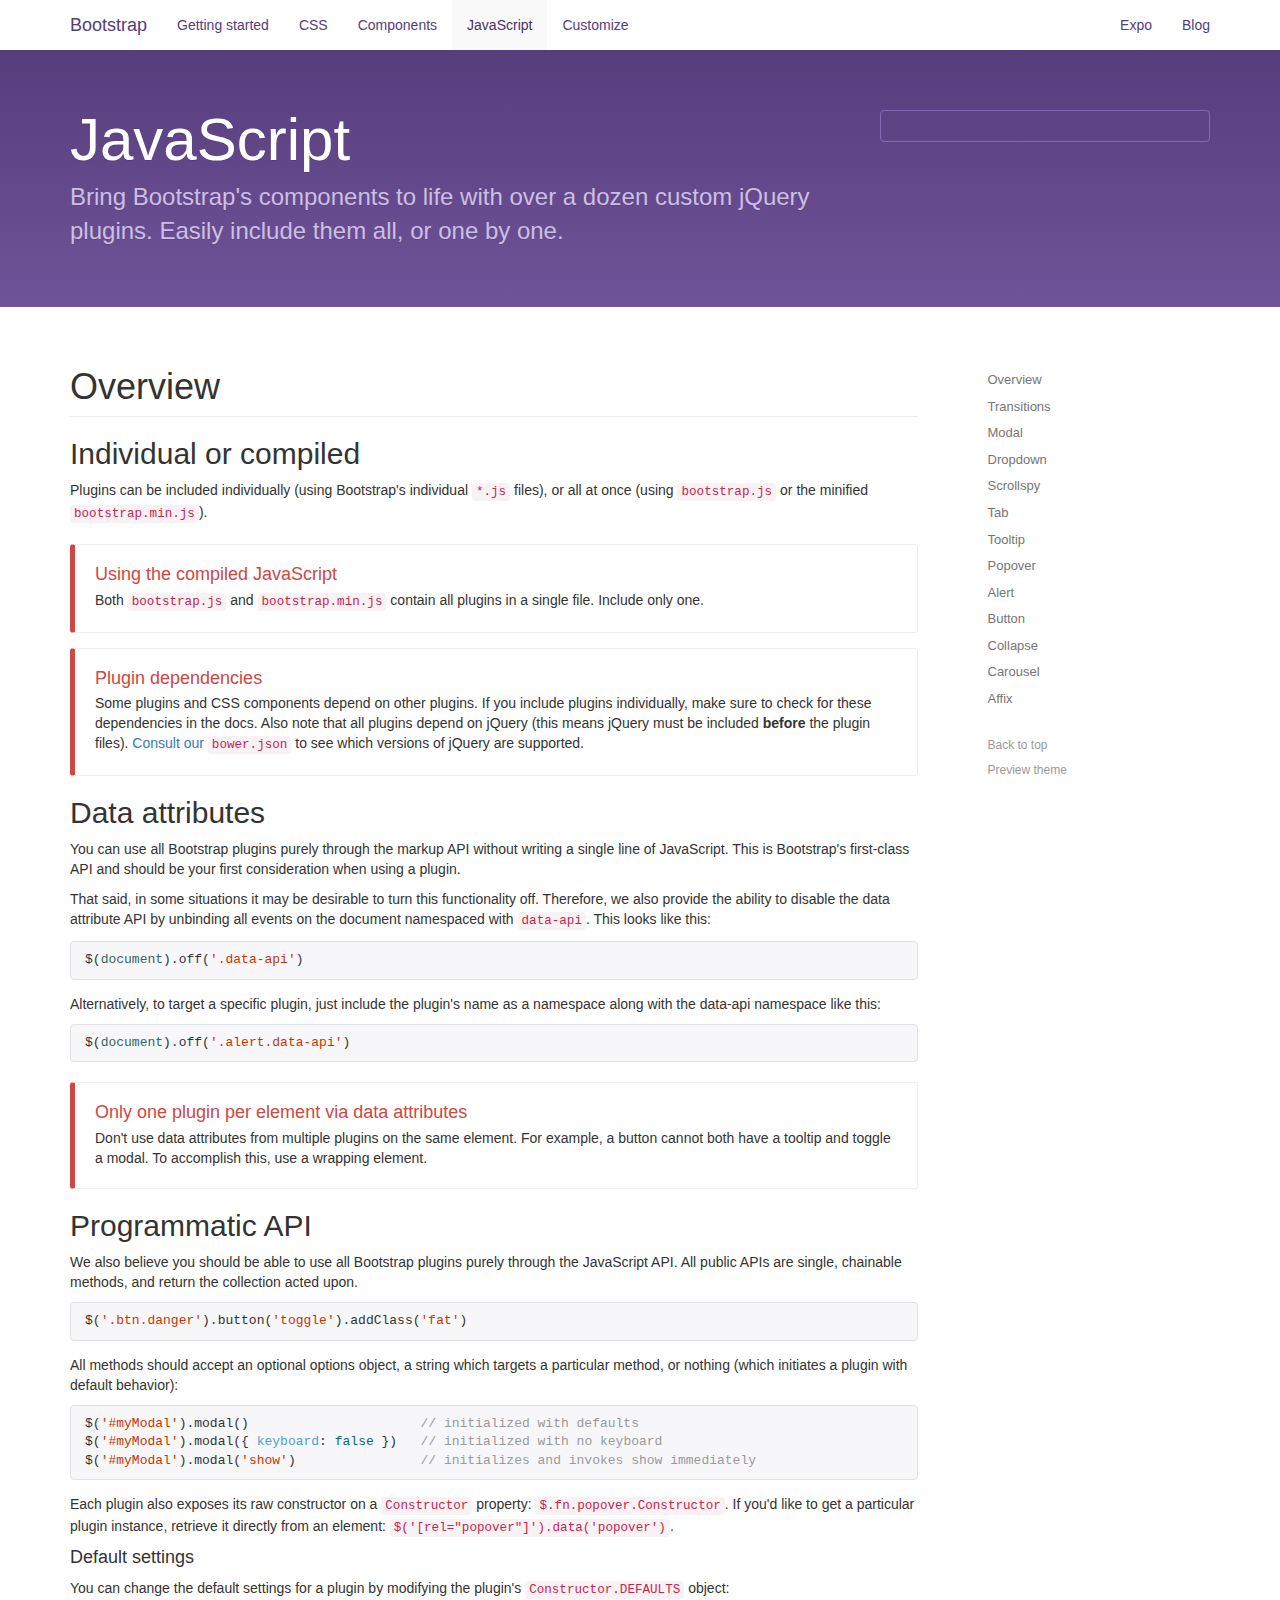
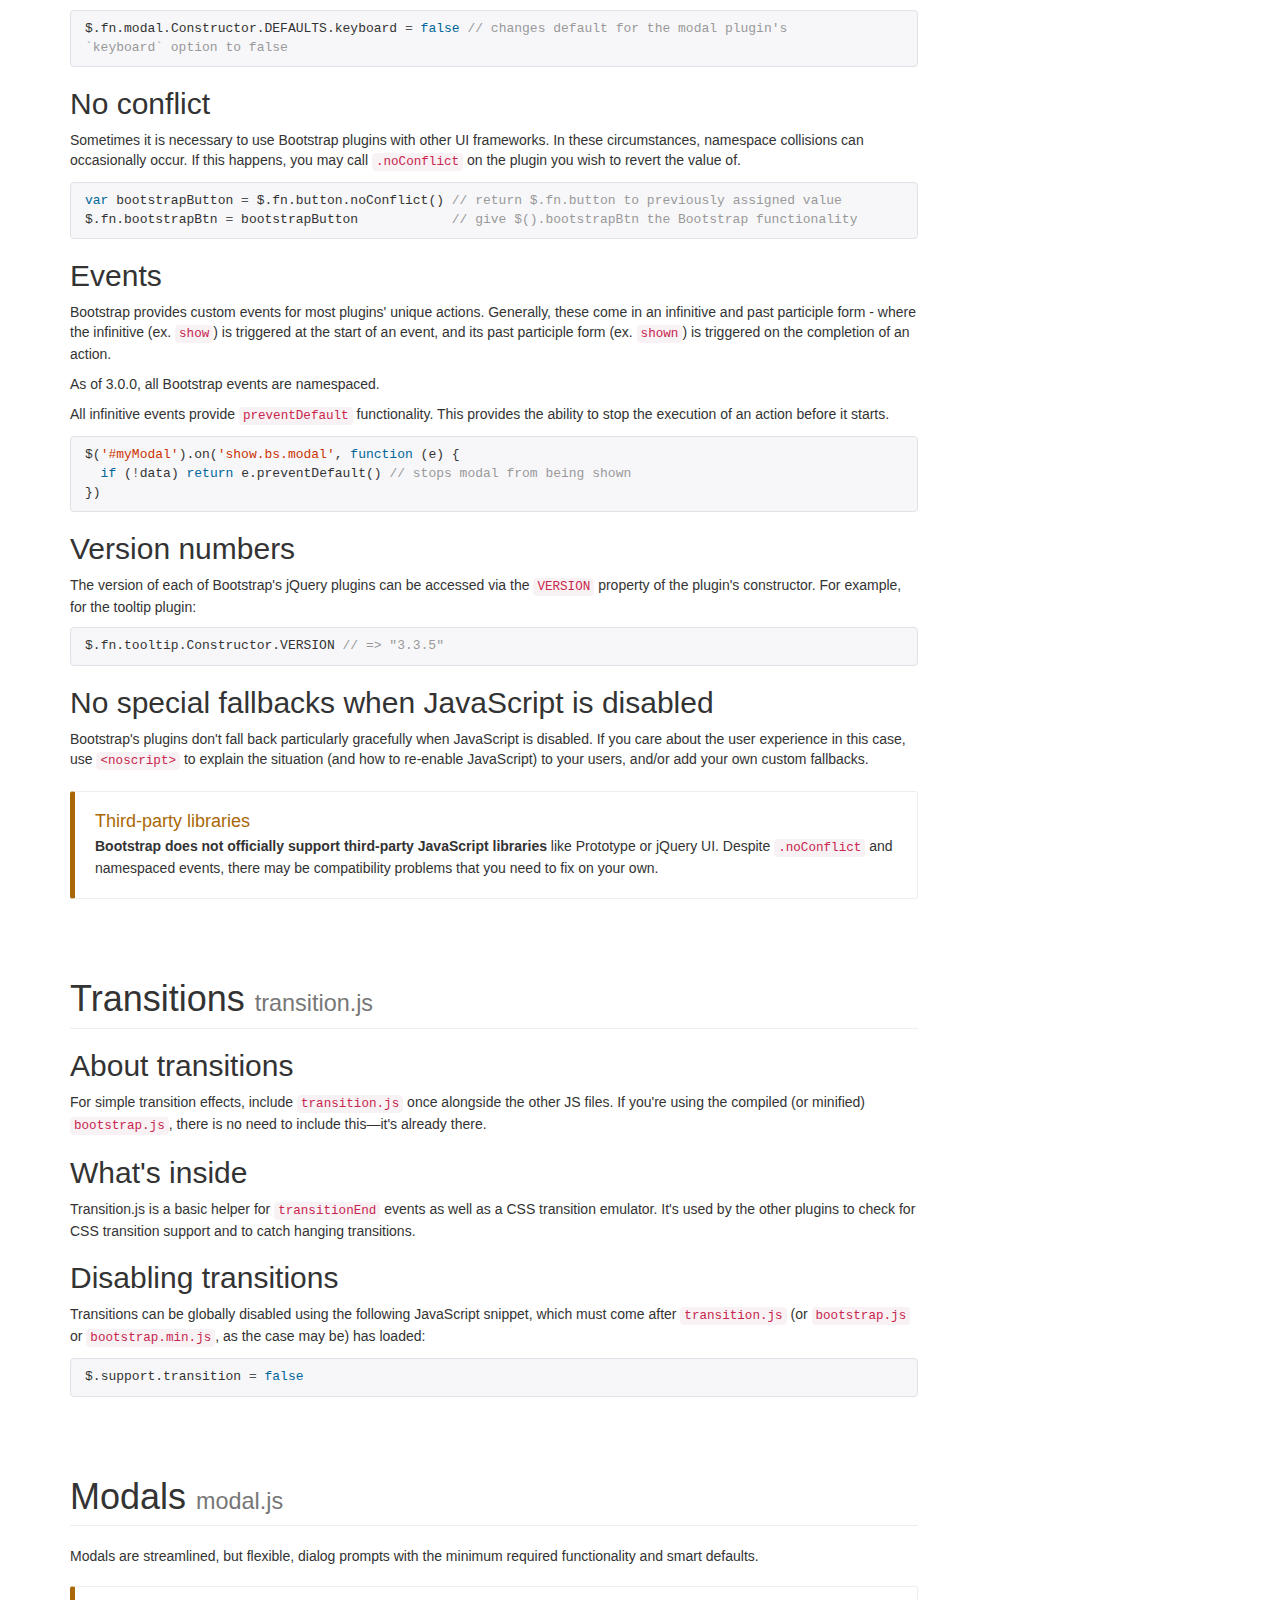
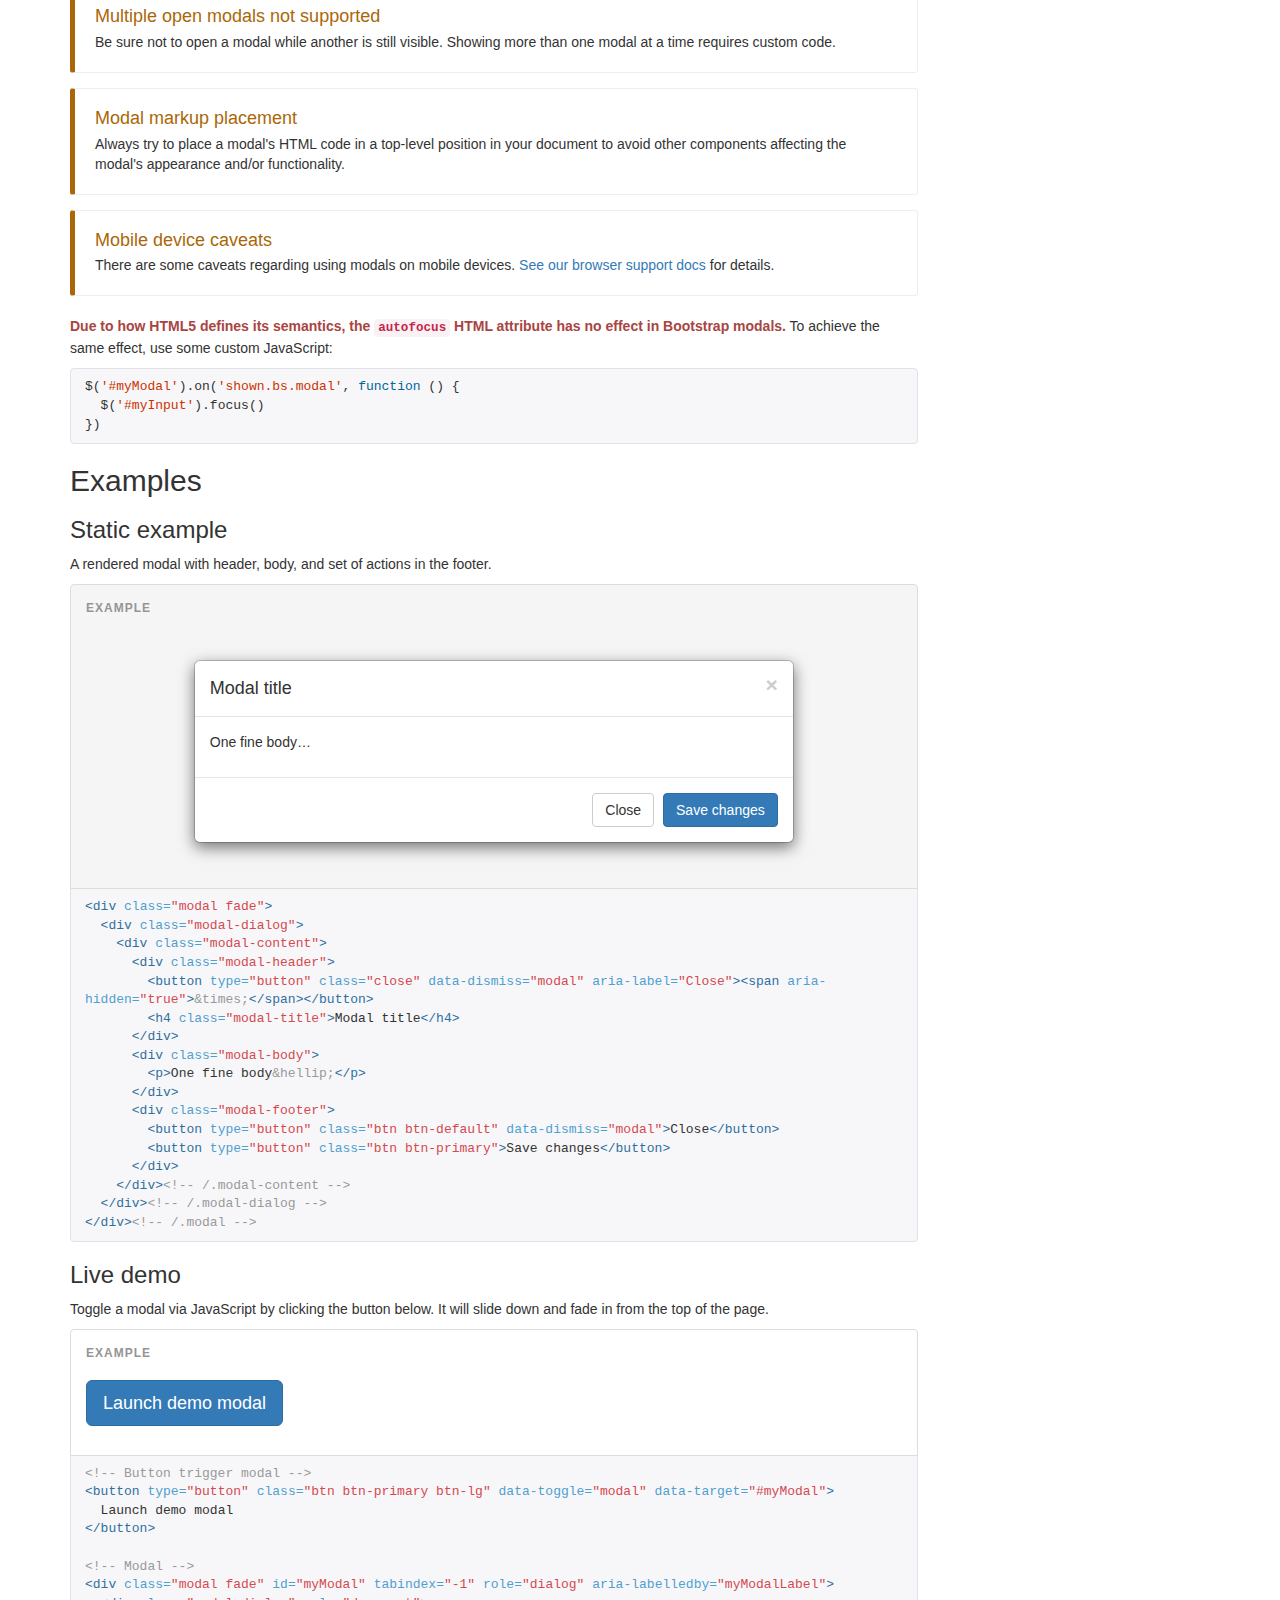
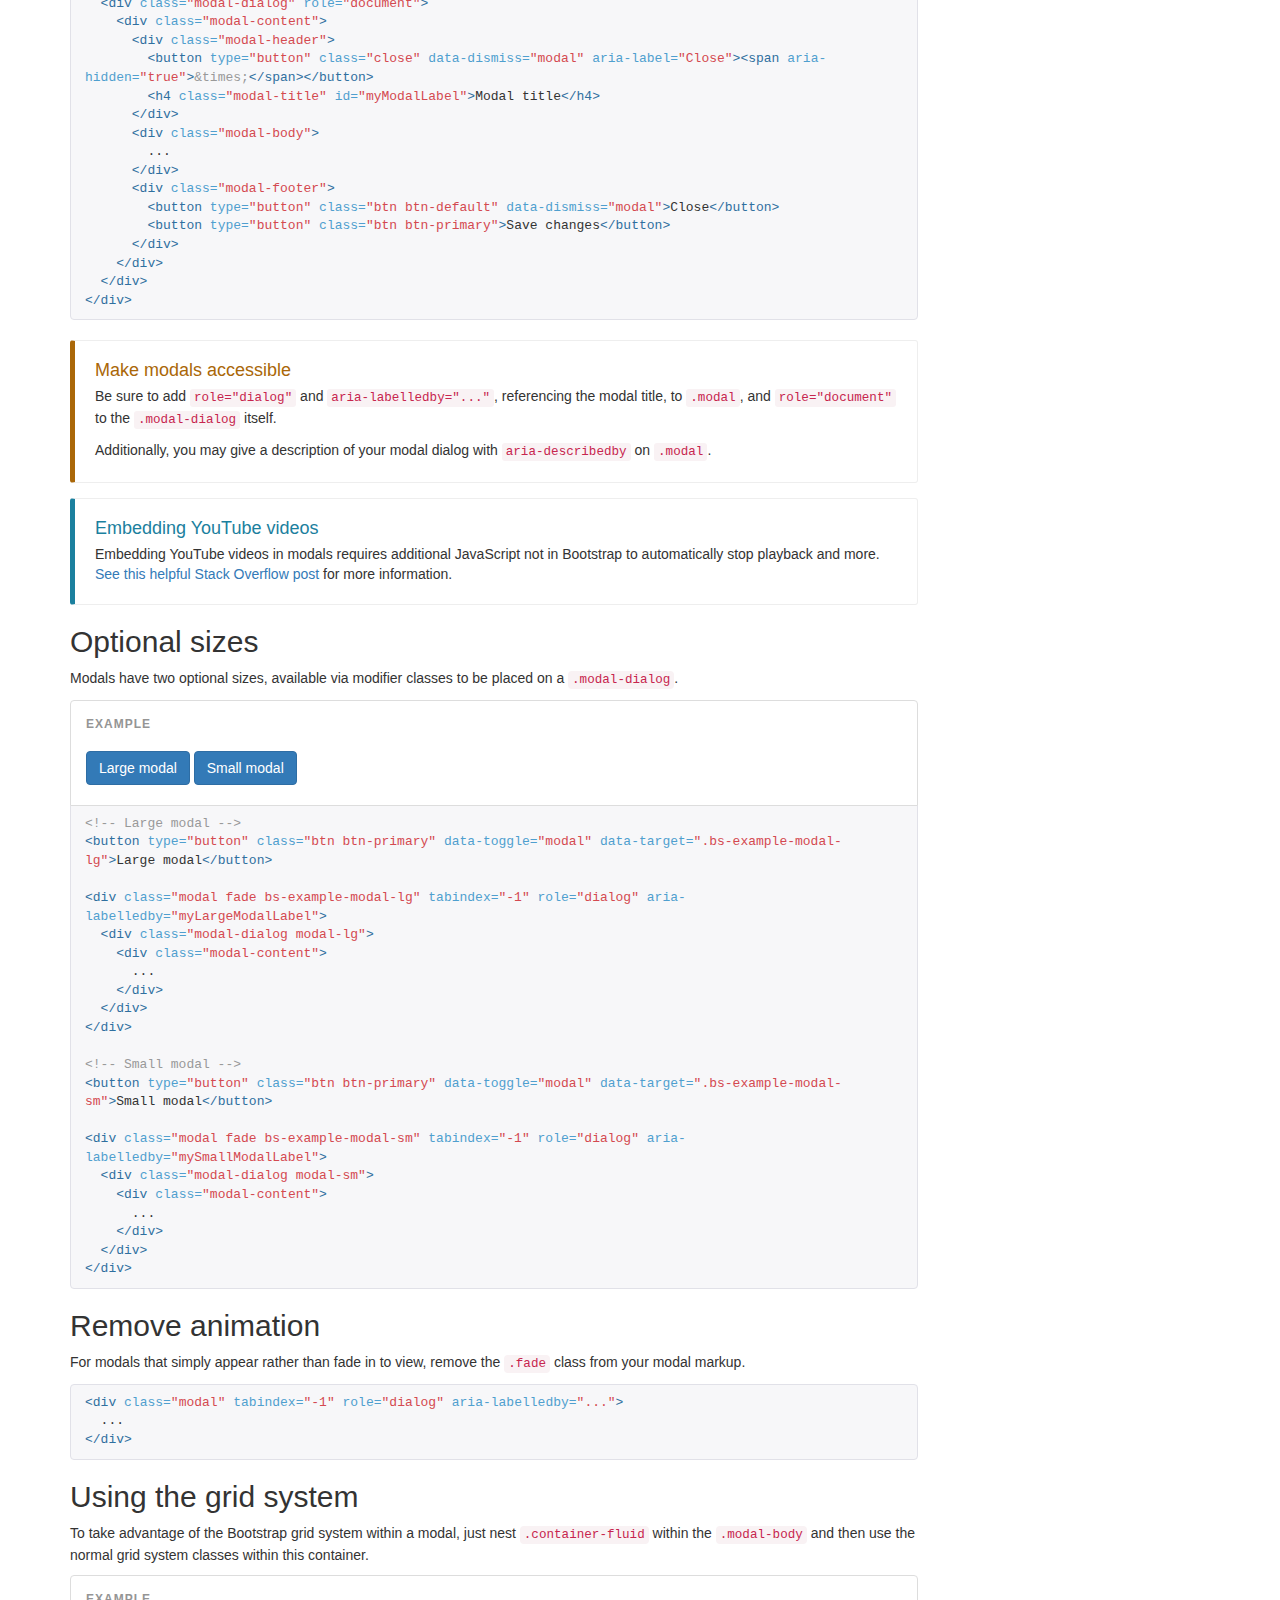
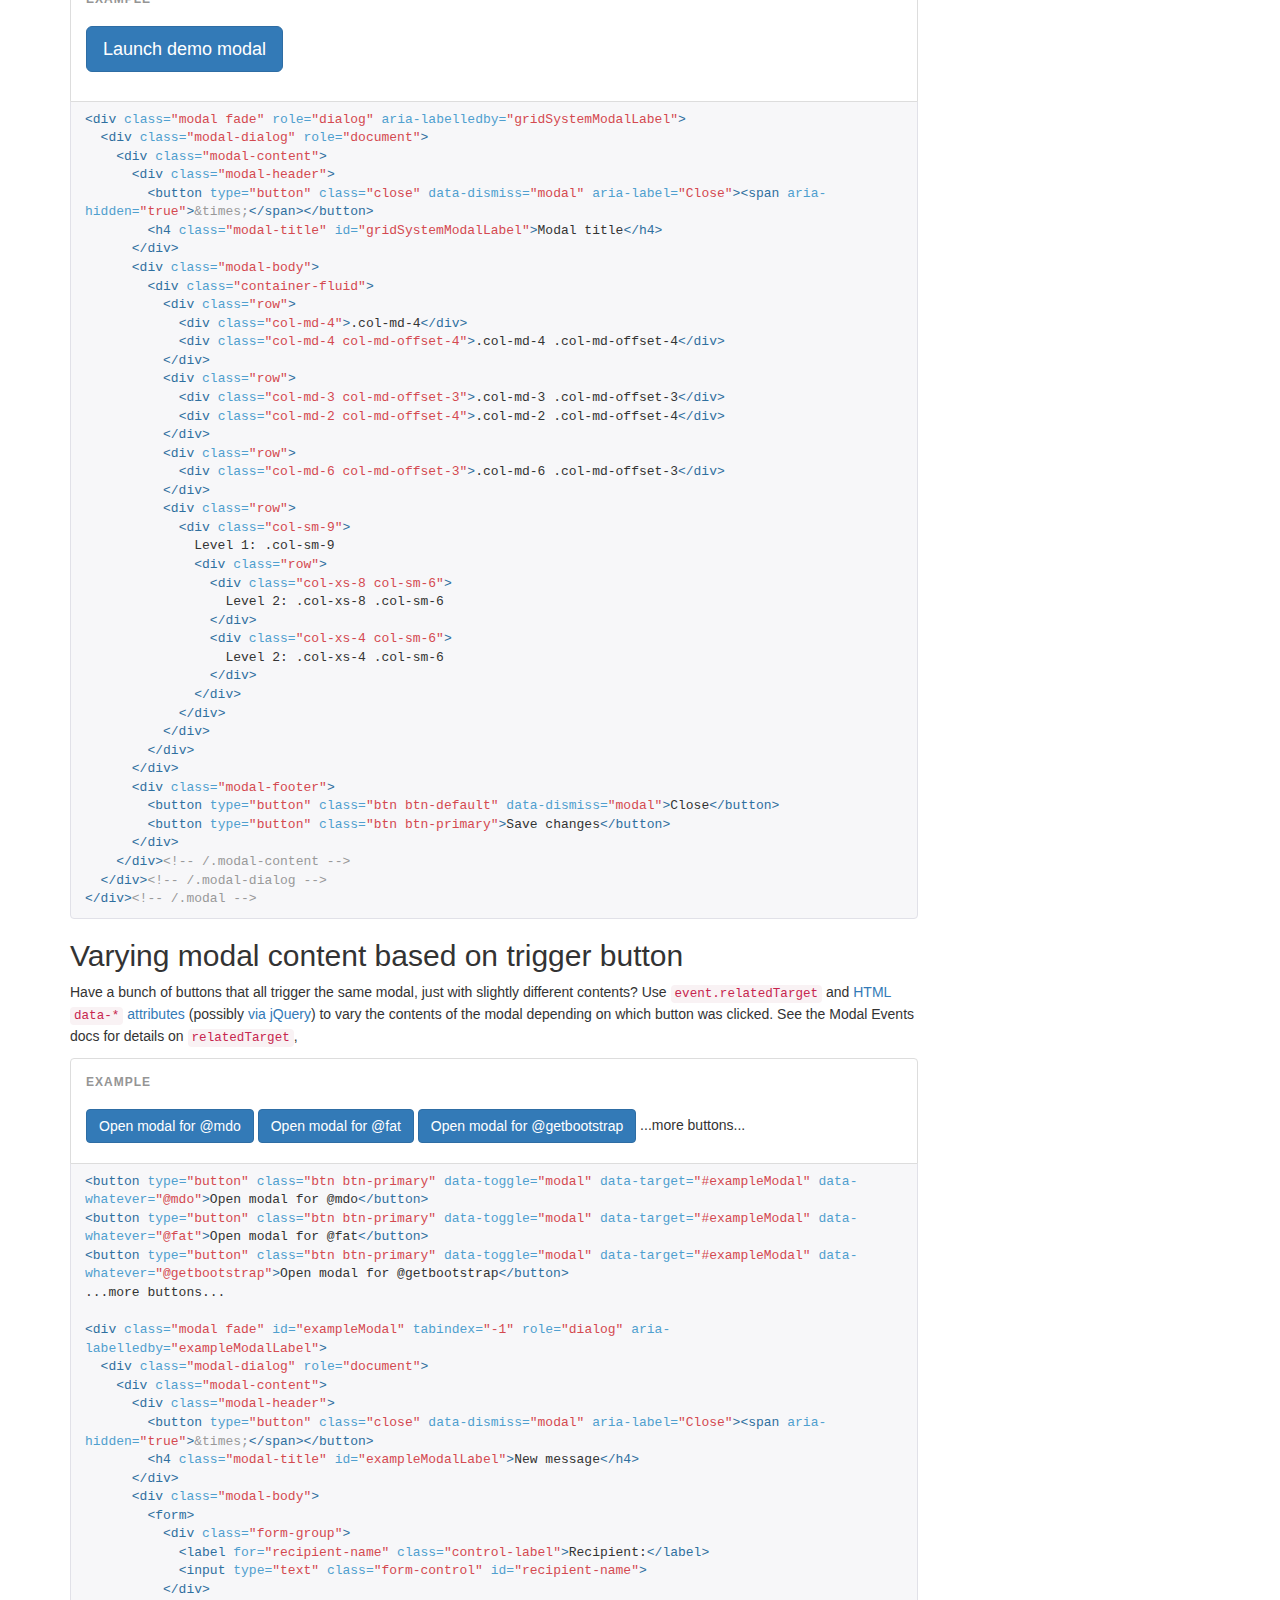
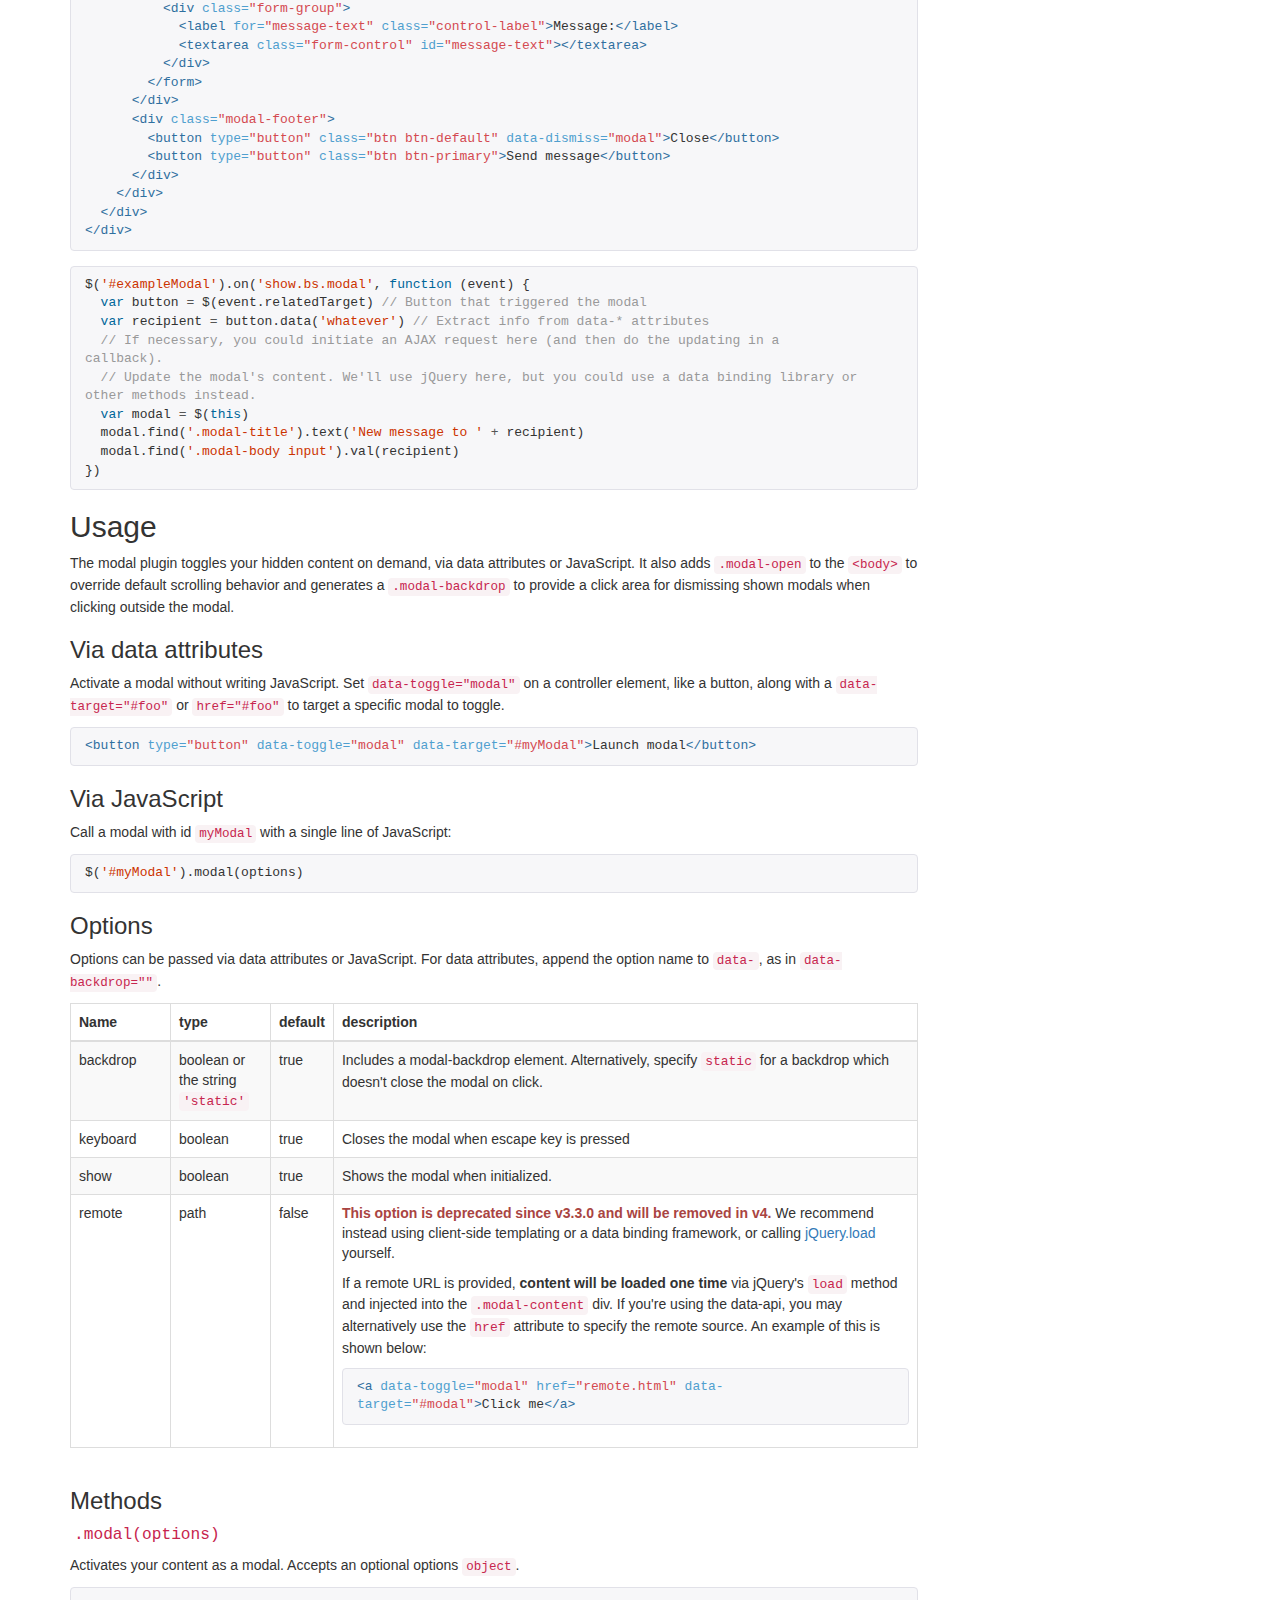
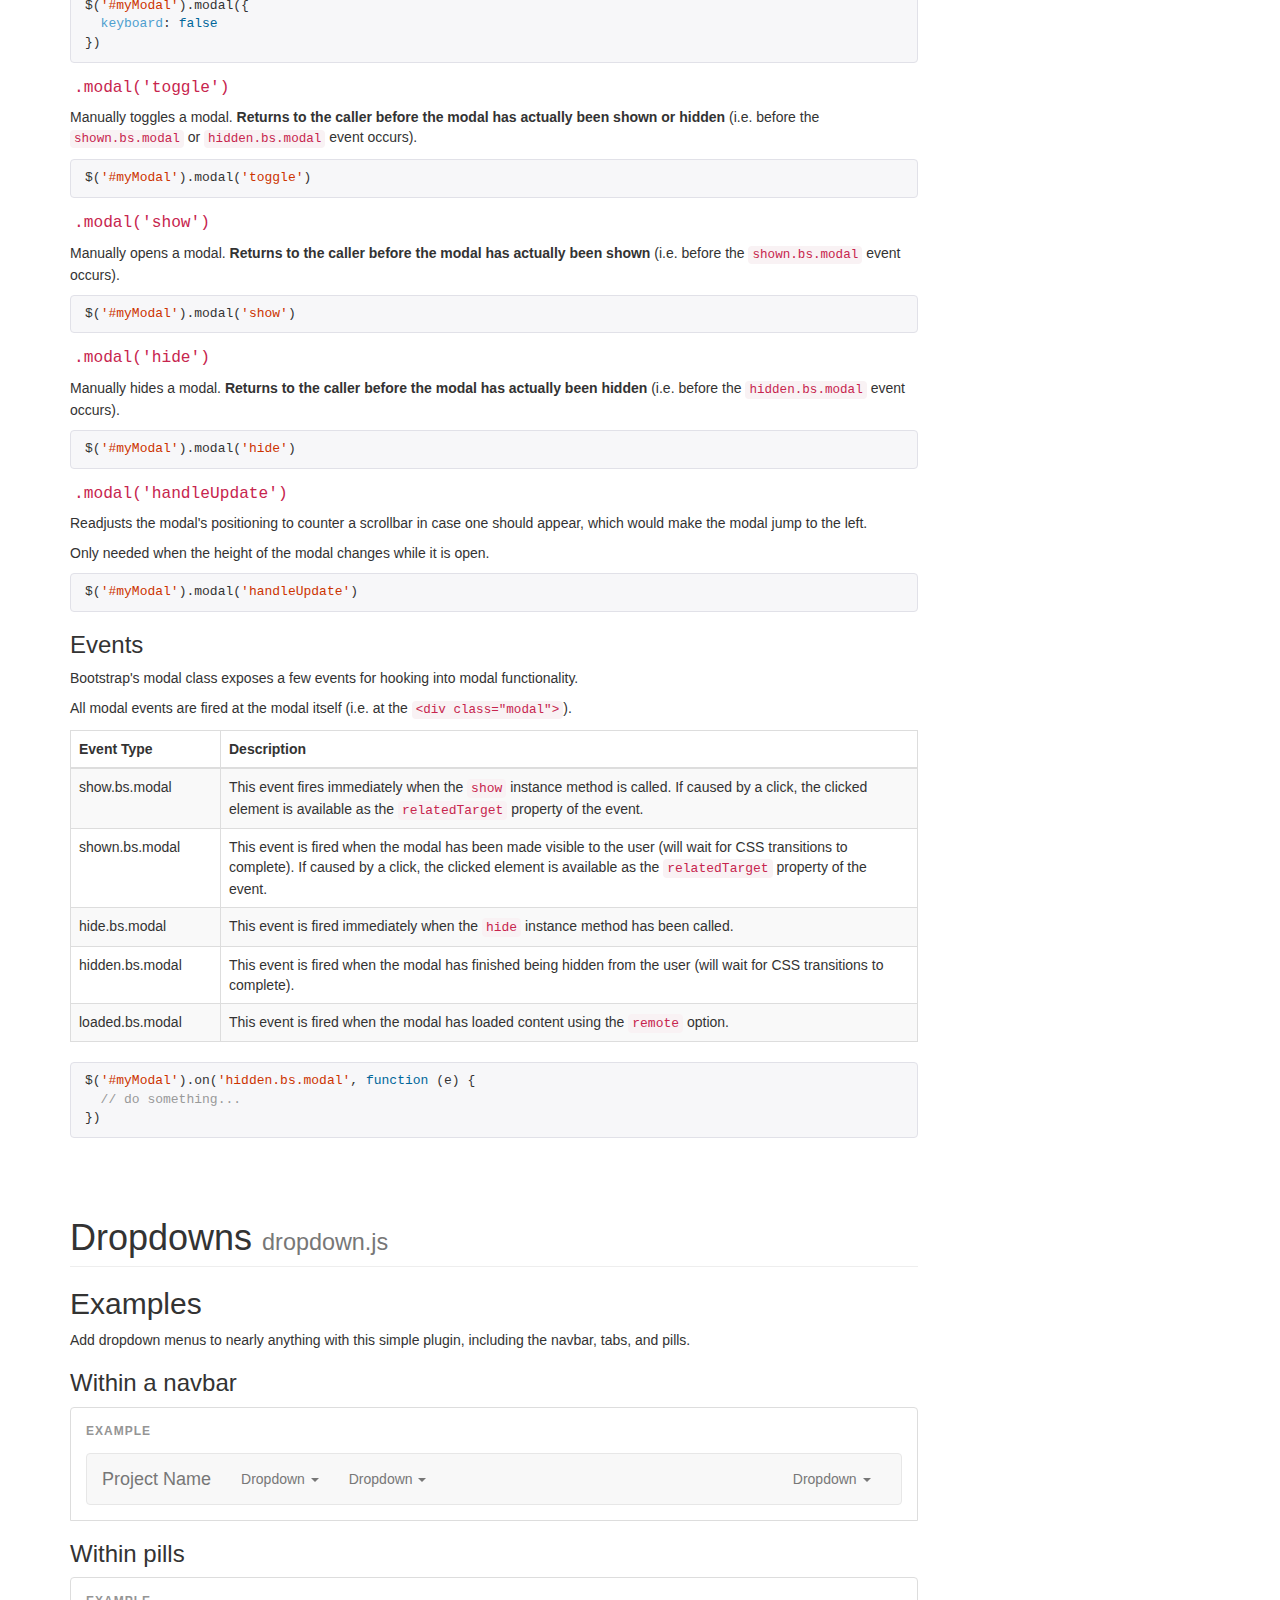
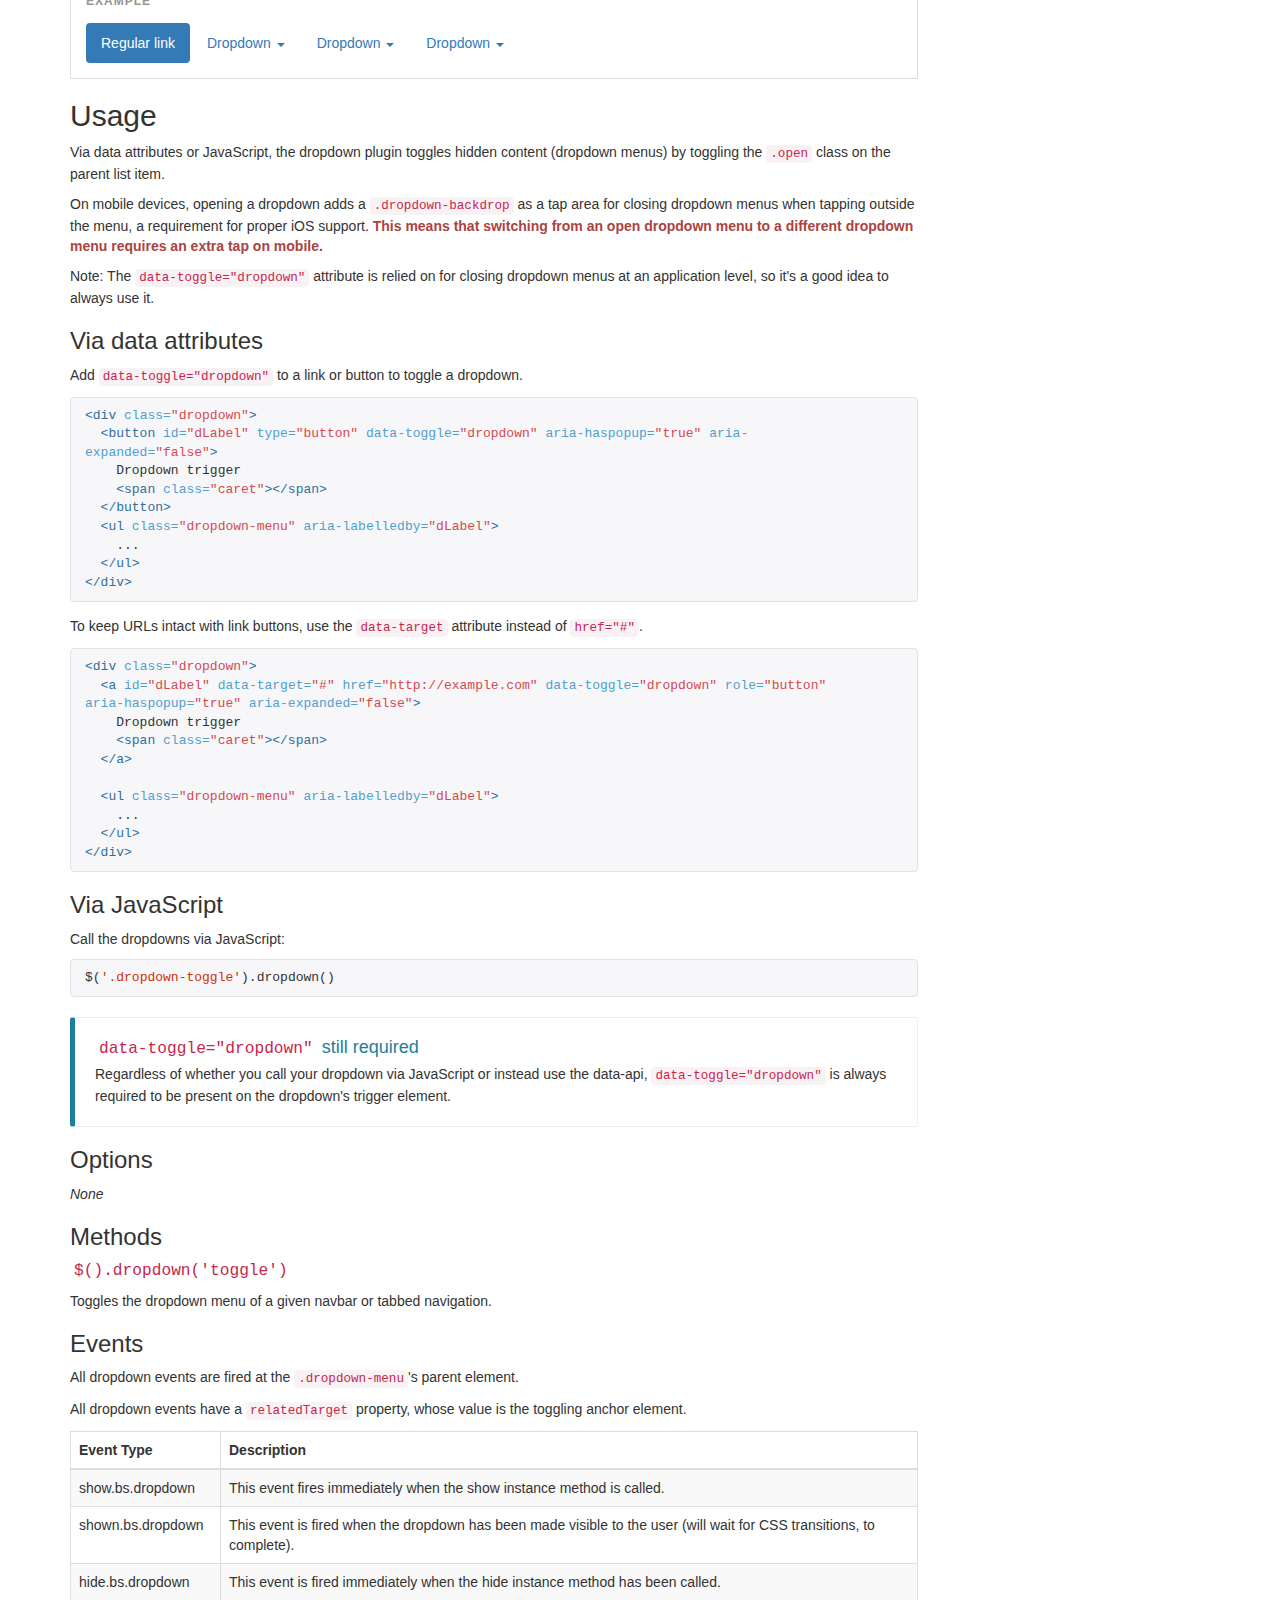
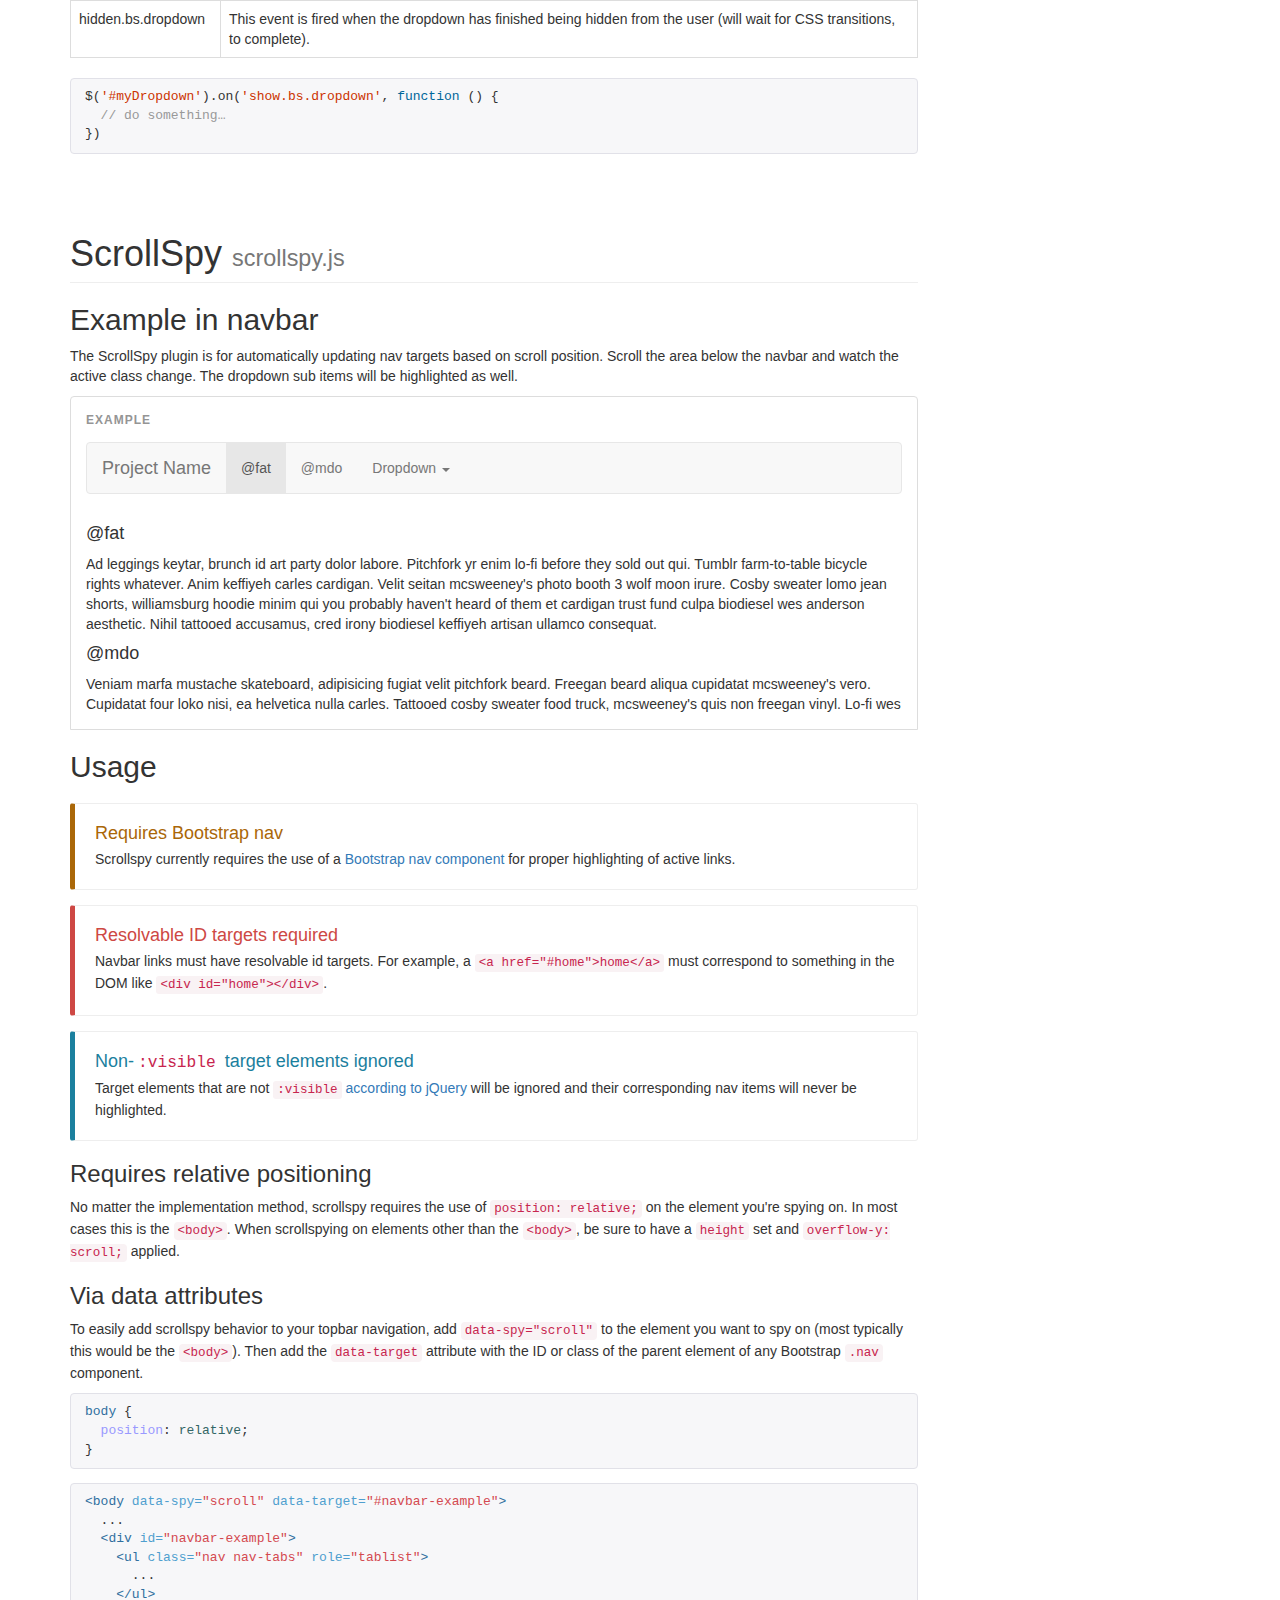
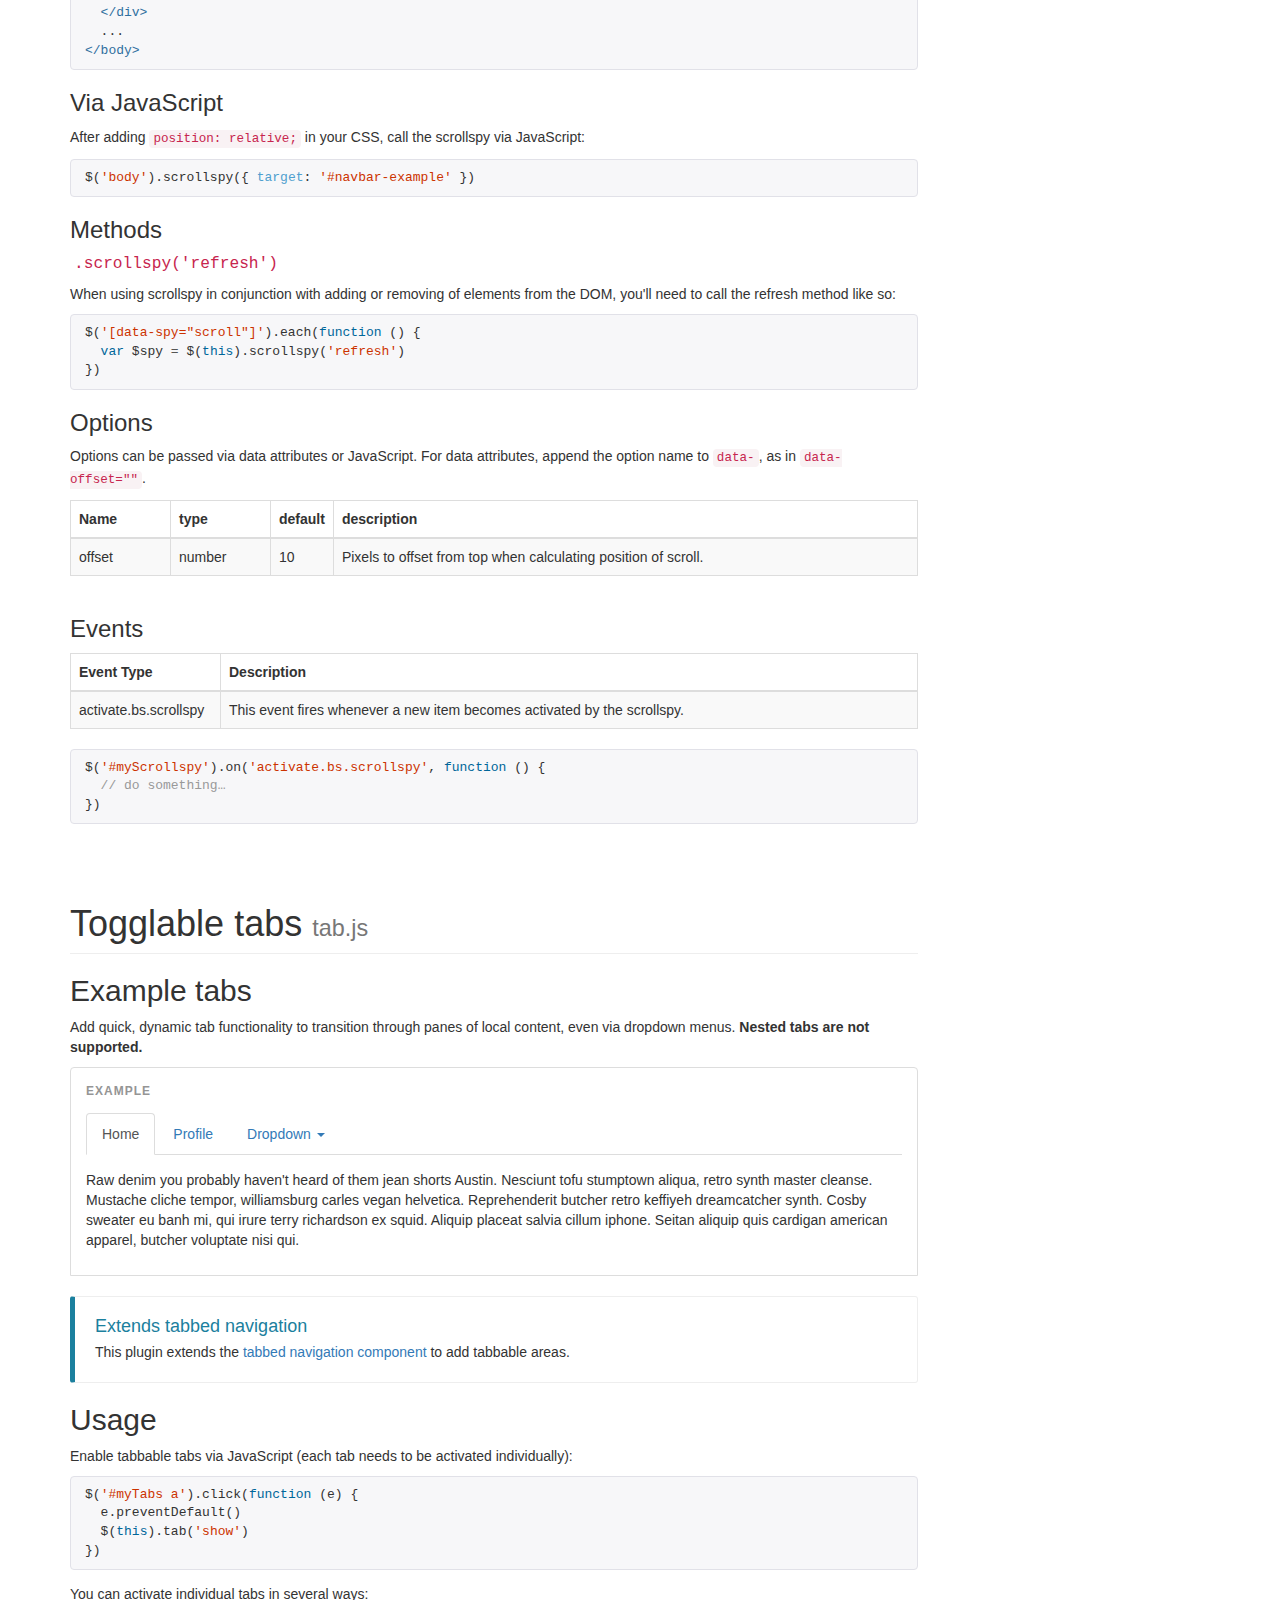
<file: Bootstrap-3-Offline-Docs/javascript/index.html>
<!DOCTYPE html>
<html lang="en">
  <head>
    <!-- Meta, title, CSS, favicons, etc. -->
    <meta charset="utf-8">
<meta http-equiv="X-UA-Compatible" content="IE=edge">
<meta name="viewport" content="width=device-width, initial-scale=1">
<meta name="description" content="Bootstrap, a sleek, intuitive, and powerful mobile first front-end framework for faster and easier web development.">
<meta name="keywords" content="HTML, CSS, JS, JavaScript, framework, bootstrap, front-end, frontend, web development">
<meta name="author" content="Mark Otto, Jacob Thornton, and Bootstrap contributors">

<title>
  
    JavaScript &middot; Bootstrap
  
</title>

<!-- Bootstrap core CSS -->

<link href="../dist/css/bootstrap.css" rel="stylesheet">


  <!-- Optional Bootstrap Theme -->

  <link href="data:text/css;charset=utf-8," data-href="../dist/css/bootstrap-theme.css" rel="stylesheet" id="bs-theme-stylesheet">



<!-- Documentation extras -->

<link href="../assets/css/src/pygments-manni.css" rel="stylesheet">
<link href="../assets/css/src/docs.css" rel="stylesheet">

<!--[if lt IE 9]><script src="../assets/js/ie8-responsive-file-warning.js"></script><![endif]-->
<script src="../assets/js/ie-emulation-modes-warning.js"></script>

<!-- HTML5 shim and Respond.js for IE8 support of HTML5 elements and media queries -->
<!--[if lt IE 9]>
  <script src="https://oss.maxcdn.com/html5shiv/3.7.2/html5shiv.min.js"></script>
  <script src="https://oss.maxcdn.com/respond/1.4.2/respond.min.js"></script>
<![endif]-->

<!-- Favicons -->
<link rel="apple-touch-icon" href="/apple-touch-icon.png">
<link rel="icon" href="/favicon.ico">

<script>
  (function(i,s,o,g,r,a,m){i['GoogleAnalyticsObject']=r;i[r]=i[r]||function(){
  (i[r].q=i[r].q||[]).push(arguments)},i[r].l=1*new Date();a=s.createElement(o),
  m=s.getElementsByTagName(o)[0];a.async=1;a.src=g;m.parentNode.insertBefore(a,m)
  })(window,document,'script','//www.google-analytics.com/analytics.js','ga');
  ga('create', 'UA-146052-10', 'getbootstrap.com');
  ga('send', 'pageview');
</script>

  </head>
  <body>
    <a id="skippy" class="sr-only sr-only-focusable" href="#content"><div class="container"><span class="skiplink-text">Skip to main content</span></div></a>

    <!-- Docs master nav -->
    <header class="navbar navbar-static-top bs-docs-nav" id="top" role="banner">
  <div class="container">
    <div class="navbar-header">
      <button class="navbar-toggle collapsed" type="button" data-toggle="collapse" data-target="#bs-navbar" aria-controls="bs-navbar" aria-expanded="false">
        <span class="sr-only">Toggle navigation</span>
        <span class="icon-bar"></span>
        <span class="icon-bar"></span>
        <span class="icon-bar"></span>
      </button>
      <a href="../" class="navbar-brand">Bootstrap</a>
    </div>
    <nav id="bs-navbar" class="collapse navbar-collapse">
      <ul class="nav navbar-nav">
        <li>
          <a href="../getting-started/">Getting started</a>
        </li>
        <li>
          <a href="../css/">CSS</a>
        </li>
        <li>
          <a href="../components/">Components</a>
        </li>
        <li class="active">
          <a href="../javascript/">JavaScript</a>
        </li>
        <li>
          <a href="../customize/">Customize</a>
        </li>
      </ul>
      <ul class="nav navbar-nav navbar-right">
        <li><a href="http://expo.getbootstrap.com" onclick="ga('send', 'event', 'Navbar', 'Community links', 'Expo');">Expo</a></li>
        <li><a href="http://blog.getbootstrap.com" onclick="ga('send', 'event', 'Navbar', 'Community links', 'Blog');">Blog</a></li>
      </ul>
    </nav>
  </div>
</header>


    <!-- Docs page layout -->
    <div class="bs-docs-header" id="content" tabindex="-1">
      <div class="container">
        <h1>JavaScript</h1>
        <p>Bring Bootstrap's components to life with over a dozen custom jQuery plugins. Easily include them all, or one by one.</p>
        <div id="carbonads-container"><div class="carbonad"><div id="azcarbon"></div><script>var z = document.createElement("script"); z.async = true; z.src = "http://engine.carbonads.com/z/32341/azcarbon_2_1_0_HORIZ"; var s = document.getElementsByTagName("script")[0]; s.parentNode.insertBefore(z, s);</script></div></div>

      </div>
    </div>

    <div class="container bs-docs-container">

      <div class="row">
        <div class="col-md-9" role="main">
          <div class="bs-docs-section">
  <h1 id="js-overview" class="page-header">Overview</h1>

  <h2 id="js-individual-compiled">Individual or compiled</h2>
  <p>Plugins can be included individually (using Bootstrap's individual <code>*.js</code> files), or all at once (using <code>bootstrap.js</code> or the minified <code>bootstrap.min.js</code>).</p>

  <div class="bs-callout bs-callout-danger" id="callout-overview-not-both">
    <h4>Using the compiled JavaScript</h4>
    <p>Both <code>bootstrap.js</code> and <code>bootstrap.min.js</code> contain all plugins in a single file. Include only one.</p>
  </div>

  <div class="bs-callout bs-callout-danger" id="callout-overview-dependencies">
    <h4>Plugin dependencies</h4>
    <p>Some plugins and CSS components depend on other plugins. If you include plugins individually, make sure to check for these dependencies in the docs. Also note that all plugins depend on jQuery (this means jQuery must be included <strong>before</strong> the plugin files). <a href="https://github.com/twbs/bootstrap/blob/v3.3.5/bower.json">Consult our <code>bower.json</code></a> to see which versions of jQuery are supported.</p>
  </div>

  <h2 id="js-data-attrs">Data attributes</h2>
  <p>You can use all Bootstrap plugins purely through the markup API without writing a single line of JavaScript. This is Bootstrap's first-class API and should be your first consideration when using a plugin.</p>

  <p>That said, in some situations it may be desirable to turn this functionality off. Therefore, we also provide the ability to disable the data attribute API by unbinding all events on the document namespaced with <code>data-api</code>. This looks like this:</p>
<div class="highlight"><pre><code class="language-js" data-lang="js"><span class="nx">$</span><span class="p">(</span><span class="nb">document</span><span class="p">).</span><span class="nx">off</span><span class="p">(</span><span class="s1">'.data-api'</span><span class="p">)</span></code></pre></div>

  <p>Alternatively, to target a specific plugin, just include the plugin's name as a namespace along with the data-api namespace like this:</p>
<div class="highlight"><pre><code class="language-js" data-lang="js"><span class="nx">$</span><span class="p">(</span><span class="nb">document</span><span class="p">).</span><span class="nx">off</span><span class="p">(</span><span class="s1">'.alert.data-api'</span><span class="p">)</span></code></pre></div>

  <div class="bs-callout bs-callout-danger" id="callout-overview-single-data">
    <h4>Only one plugin per element via data attributes</h4>
    <p>Don't use data attributes from multiple plugins on the same element. For example, a button cannot both have a tooltip and toggle a modal. To accomplish this, use a wrapping element.</p>
  </div>

  <h2 id="js-programmatic-api">Programmatic API</h2>
  <p>We also believe you should be able to use all Bootstrap plugins purely through the JavaScript API. All public APIs are single, chainable methods, and return the collection acted upon.</p>
<div class="highlight"><pre><code class="language-js" data-lang="js"><span class="nx">$</span><span class="p">(</span><span class="s1">'.btn.danger'</span><span class="p">).</span><span class="nx">button</span><span class="p">(</span><span class="s1">'toggle'</span><span class="p">).</span><span class="nx">addClass</span><span class="p">(</span><span class="s1">'fat'</span><span class="p">)</span></code></pre></div>

  <p>All methods should accept an optional options object, a string which targets a particular method, or nothing (which initiates a plugin with default behavior):</p>
<div class="highlight"><pre><code class="language-js" data-lang="js"><span class="nx">$</span><span class="p">(</span><span class="s1">'#myModal'</span><span class="p">).</span><span class="nx">modal</span><span class="p">()</span>                      <span class="c1">// initialized with defaults</span>
<span class="nx">$</span><span class="p">(</span><span class="s1">'#myModal'</span><span class="p">).</span><span class="nx">modal</span><span class="p">({</span> <span class="na">keyboard</span><span class="p">:</span> <span class="kc">false</span> <span class="p">})</span>   <span class="c1">// initialized with no keyboard</span>
<span class="nx">$</span><span class="p">(</span><span class="s1">'#myModal'</span><span class="p">).</span><span class="nx">modal</span><span class="p">(</span><span class="s1">'show'</span><span class="p">)</span>                <span class="c1">// initializes and invokes show immediately</span></code></pre></div>

  <p>Each plugin also exposes its raw constructor on a <code>Constructor</code> property: <code>$.fn.popover.Constructor</code>. If you'd like to get a particular plugin instance, retrieve it directly from an element: <code>$('[rel="popover"]').data('popover')</code>.</p>

  <h4>Default settings</h4>
  <p>You can change the default settings for a plugin by modifying the plugin's <code>Constructor.DEFAULTS</code> object:</p>
<div class="highlight"><pre><code class="language-js" data-lang="js"><span class="nx">$</span><span class="p">.</span><span class="nx">fn</span><span class="p">.</span><span class="nx">modal</span><span class="p">.</span><span class="nx">Constructor</span><span class="p">.</span><span class="nx">DEFAULTS</span><span class="p">.</span><span class="nx">keyboard</span> <span class="o">=</span> <span class="kc">false</span> <span class="c1">// changes default for the modal plugin's `keyboard` option to false</span></code></pre></div>

  <h2 id="js-noconflict">No conflict</h2>
  <p>Sometimes it is necessary to use Bootstrap plugins with other UI frameworks. In these circumstances, namespace collisions can occasionally occur. If this happens, you may call <code>.noConflict</code> on the plugin you wish to revert the value of.</p>
<div class="highlight"><pre><code class="language-js" data-lang="js"><span class="kd">var</span> <span class="nx">bootstrapButton</span> <span class="o">=</span> <span class="nx">$</span><span class="p">.</span><span class="nx">fn</span><span class="p">.</span><span class="nx">button</span><span class="p">.</span><span class="nx">noConflict</span><span class="p">()</span> <span class="c1">// return $.fn.button to previously assigned value</span>
<span class="nx">$</span><span class="p">.</span><span class="nx">fn</span><span class="p">.</span><span class="nx">bootstrapBtn</span> <span class="o">=</span> <span class="nx">bootstrapButton</span>            <span class="c1">// give $().bootstrapBtn the Bootstrap functionality</span></code></pre></div>

  <h2 id="js-events">Events</h2>
  <p>Bootstrap provides custom events for most plugins' unique actions. Generally, these come in an infinitive and past participle form - where the infinitive (ex. <code>show</code>) is triggered at the start of an event, and its past participle form (ex. <code>shown</code>) is triggered on the completion of an action.</p>
  <p>As of 3.0.0, all Bootstrap events are namespaced.</p>
  <p>All infinitive events provide <code>preventDefault</code> functionality. This provides the ability to stop the execution of an action before it starts.</p>
<div class="highlight"><pre><code class="language-js" data-lang="js"><span class="nx">$</span><span class="p">(</span><span class="s1">'#myModal'</span><span class="p">).</span><span class="nx">on</span><span class="p">(</span><span class="s1">'show.bs.modal'</span><span class="p">,</span> <span class="kd">function</span> <span class="p">(</span><span class="nx">e</span><span class="p">)</span> <span class="p">{</span>
  <span class="k">if</span> <span class="p">(</span><span class="o">!</span><span class="nx">data</span><span class="p">)</span> <span class="k">return</span> <span class="nx">e</span><span class="p">.</span><span class="nx">preventDefault</span><span class="p">()</span> <span class="c1">// stops modal from being shown</span>
<span class="p">})</span></code></pre></div>

  <h2 id="js-version-nums">Version numbers</h2>
  <p>The version of each of Bootstrap's jQuery plugins can be accessed via the <code>VERSION</code> property of the plugin's constructor. For example, for the tooltip plugin:</p>
<div class="highlight"><pre><code class="language-js" data-lang="js"><span class="nx">$</span><span class="p">.</span><span class="nx">fn</span><span class="p">.</span><span class="nx">tooltip</span><span class="p">.</span><span class="nx">Constructor</span><span class="p">.</span><span class="nx">VERSION</span> <span class="c1">// =&gt; "3.3.5"</span></code></pre></div>

  <h2 id="js-disabled">No special fallbacks when JavaScript is disabled</h2>
  <p>Bootstrap's plugins don't fall back particularly gracefully when JavaScript is disabled. If you care about the user experience in this case, use <a href="https://developer.mozilla.org/en-US/docs/Web/HTML/Element/noscript"><code>&lt;noscript&gt;</code></a> to explain the situation (and how to re-enable JavaScript) to your users, and/or add your own custom fallbacks.</p>

  <div class="bs-callout bs-callout-warning" id="callout-third-party-libs">
    <h4>Third-party libraries</h4>
    <p><strong>Bootstrap does not officially support third-party JavaScript libraries</strong> like Prototype or jQuery UI. Despite <code>.noConflict</code> and namespaced events, there may be compatibility problems that you need to fix on your own.</p>
  </div>
</div>

<div class="bs-docs-section">
  <h1 id="transitions" class="page-header">Transitions <small>transition.js</small></h1>

  <h2>About transitions</h2>
  <p>For simple transition effects, include <code>transition.js</code> once alongside the other JS files. If you're using the compiled (or minified) <code>bootstrap.js</code>, there is no need to include this&mdash;it's already there.</p>

  <h2>What's inside</h2>
  <p>Transition.js is a basic helper for <code>transitionEnd</code> events as well as a CSS transition emulator. It's used by the other plugins to check for CSS transition support and to catch hanging transitions.</p>

  <h2>Disabling transitions</h2>
  <p>Transitions can be globally disabled using the following JavaScript snippet, which must come after <code>transition.js</code> (or <code>bootstrap.js</code> or <code>bootstrap.min.js</code>, as the case may be) has loaded:</p>
<div class="highlight"><pre><code class="language-js" data-lang="js"><span class="nx">$</span><span class="p">.</span><span class="nx">support</span><span class="p">.</span><span class="nx">transition</span> <span class="o">=</span> <span class="kc">false</span></code></pre></div>
</div>

<div class="bs-docs-section">
  <h1 id="modals" class="page-header">Modals <small>modal.js</small></h1>
  <p>Modals are streamlined, but flexible, dialog prompts with the minimum required functionality and smart defaults.</p>

  <div class="bs-callout bs-callout-warning" id="callout-stacked-modals">
    <h4>Multiple open modals not supported</h4>
    <p>Be sure not to open a modal while another is still visible. Showing more than one modal at a time requires custom code.</p>
  </div>
  <div class="bs-callout bs-callout-warning" id="callout-modal-markup-placement">
    <h4>Modal markup placement</h4>
    <p>Always try to place a modal's HTML code in a top-level position in your document to avoid other components affecting the modal's appearance and/or functionality.</p>
  </div>
  <div class="bs-callout bs-callout-warning" id="callout-modal-mobile-caveats">
    <h4>Mobile device caveats</h4>
    <p>There are some caveats regarding using modals on mobile devices. <a href="../getting-started/#support-fixed-position-keyboards">See our browser support docs</a> for details.</p>
  </div>

  <p><strong class="text-danger">Due to how HTML5 defines its semantics, the <code>autofocus</code> HTML attribute has no effect in Bootstrap modals.</strong> To achieve the same effect, use some custom JavaScript:</p>
<div class="highlight"><pre><code class="language-js" data-lang="js"><span class="nx">$</span><span class="p">(</span><span class="s1">'#myModal'</span><span class="p">).</span><span class="nx">on</span><span class="p">(</span><span class="s1">'shown.bs.modal'</span><span class="p">,</span> <span class="kd">function</span> <span class="p">()</span> <span class="p">{</span>
  <span class="nx">$</span><span class="p">(</span><span class="s1">'#myInput'</span><span class="p">).</span><span class="nx">focus</span><span class="p">()</span>
<span class="p">})</span></code></pre></div>

  <h2 id="modals-examples">Examples</h2>

  <h3>Static example</h3>
  <p>A rendered modal with header, body, and set of actions in the footer.</p>
  <div class="bs-example bs-example-modal" data-example-id="static-modal">
    <div class="modal">
      <div class="modal-dialog">
        <div class="modal-content">
          <div class="modal-header">
            <button type="button" class="close" data-dismiss="modal" aria-label="Close"><span aria-hidden="true">&times;</span></button>
            <h4 class="modal-title">Modal title</h4>
          </div>
          <div class="modal-body">
            <p>One fine body&hellip;</p>
          </div>
          <div class="modal-footer">
            <button type="button" class="btn btn-default" data-dismiss="modal">Close</button>
            <button type="button" class="btn btn-primary">Save changes</button>
          </div>
        </div><!-- /.modal-content -->
      </div><!-- /.modal-dialog -->
    </div><!-- /.modal -->
  </div><!-- /example -->
<div class="highlight"><pre><code class="language-html" data-lang="html"><span class="nt">&lt;div</span> <span class="na">class=</span><span class="s">"modal fade"</span><span class="nt">&gt;</span>
  <span class="nt">&lt;div</span> <span class="na">class=</span><span class="s">"modal-dialog"</span><span class="nt">&gt;</span>
    <span class="nt">&lt;div</span> <span class="na">class=</span><span class="s">"modal-content"</span><span class="nt">&gt;</span>
      <span class="nt">&lt;div</span> <span class="na">class=</span><span class="s">"modal-header"</span><span class="nt">&gt;</span>
        <span class="nt">&lt;button</span> <span class="na">type=</span><span class="s">"button"</span> <span class="na">class=</span><span class="s">"close"</span> <span class="na">data-dismiss=</span><span class="s">"modal"</span> <span class="na">aria-label=</span><span class="s">"Close"</span><span class="nt">&gt;&lt;span</span> <span class="na">aria-hidden=</span><span class="s">"true"</span><span class="nt">&gt;</span><span class="ni">&amp;times;</span><span class="nt">&lt;/span&gt;&lt;/button&gt;</span>
        <span class="nt">&lt;h4</span> <span class="na">class=</span><span class="s">"modal-title"</span><span class="nt">&gt;</span>Modal title<span class="nt">&lt;/h4&gt;</span>
      <span class="nt">&lt;/div&gt;</span>
      <span class="nt">&lt;div</span> <span class="na">class=</span><span class="s">"modal-body"</span><span class="nt">&gt;</span>
        <span class="nt">&lt;p&gt;</span>One fine body<span class="ni">&amp;hellip;</span><span class="nt">&lt;/p&gt;</span>
      <span class="nt">&lt;/div&gt;</span>
      <span class="nt">&lt;div</span> <span class="na">class=</span><span class="s">"modal-footer"</span><span class="nt">&gt;</span>
        <span class="nt">&lt;button</span> <span class="na">type=</span><span class="s">"button"</span> <span class="na">class=</span><span class="s">"btn btn-default"</span> <span class="na">data-dismiss=</span><span class="s">"modal"</span><span class="nt">&gt;</span>Close<span class="nt">&lt;/button&gt;</span>
        <span class="nt">&lt;button</span> <span class="na">type=</span><span class="s">"button"</span> <span class="na">class=</span><span class="s">"btn btn-primary"</span><span class="nt">&gt;</span>Save changes<span class="nt">&lt;/button&gt;</span>
      <span class="nt">&lt;/div&gt;</span>
    <span class="nt">&lt;/div&gt;</span><span class="c">&lt;!-- /.modal-content --&gt;</span>
  <span class="nt">&lt;/div&gt;</span><span class="c">&lt;!-- /.modal-dialog --&gt;</span>
<span class="nt">&lt;/div&gt;</span><span class="c">&lt;!-- /.modal --&gt;</span></code></pre></div>

  <h3>Live demo</h3>
  <p>Toggle a modal via JavaScript by clicking the button below. It will slide down and fade in from the top of the page.</p>
  <!-- sample modal content -->
  <div id="myModal" class="modal fade" tabindex="-1" role="dialog" aria-labelledby="myModalLabel">
    <div class="modal-dialog" role="document">
      <div class="modal-content">

        <div class="modal-header">
          <button type="button" class="close" data-dismiss="modal" aria-label="Close"><span aria-hidden="true">&times;</span></button>
          <h4 class="modal-title" id="myModalLabel">Modal title</h4>
        </div>
        <div class="modal-body">
          <h4>Text in a modal</h4>
          <p>Duis mollis, est non commodo luctus, nisi erat porttitor ligula.</p>

          <h4>Popover in a modal</h4>
          <p>This <a href="#" role="button" class="btn btn-default popover-test" title="A Title" data-content="And here's some amazing content. It's very engaging. right?">button</a> should trigger a popover on click.</p>

          <h4>Tooltips in a modal</h4>
          <p><a href="#" class="tooltip-test" title="Tooltip">This link</a> and <a href="#" class="tooltip-test" title="Tooltip">that link</a> should have tooltips on hover.</p>

          <hr>

          <h4>Overflowing text to show scroll behavior</h4>
          <p>Cras mattis consectetur purus sit amet fermentum. Cras justo odio, dapibus ac facilisis in, egestas eget quam. Morbi leo risus, porta ac consectetur ac, vestibulum at eros.</p>
          <p>Praesent commodo cursus magna, vel scelerisque nisl consectetur et. Vivamus sagittis lacus vel augue laoreet rutrum faucibus dolor auctor.</p>
          <p>Aenean lacinia bibendum nulla sed consectetur. Praesent commodo cursus magna, vel scelerisque nisl consectetur et. Donec sed odio dui. Donec ullamcorper nulla non metus auctor fringilla.</p>
          <p>Cras mattis consectetur purus sit amet fermentum. Cras justo odio, dapibus ac facilisis in, egestas eget quam. Morbi leo risus, porta ac consectetur ac, vestibulum at eros.</p>
          <p>Praesent commodo cursus magna, vel scelerisque nisl consectetur et. Vivamus sagittis lacus vel augue laoreet rutrum faucibus dolor auctor.</p>
          <p>Aenean lacinia bibendum nulla sed consectetur. Praesent commodo cursus magna, vel scelerisque nisl consectetur et. Donec sed odio dui. Donec ullamcorper nulla non metus auctor fringilla.</p>
          <p>Cras mattis consectetur purus sit amet fermentum. Cras justo odio, dapibus ac facilisis in, egestas eget quam. Morbi leo risus, porta ac consectetur ac, vestibulum at eros.</p>
          <p>Praesent commodo cursus magna, vel scelerisque nisl consectetur et. Vivamus sagittis lacus vel augue laoreet rutrum faucibus dolor auctor.</p>
          <p>Aenean lacinia bibendum nulla sed consectetur. Praesent commodo cursus magna, vel scelerisque nisl consectetur et. Donec sed odio dui. Donec ullamcorper nulla non metus auctor fringilla.</p>
        </div>
        <div class="modal-footer">
          <button type="button" class="btn btn-default" data-dismiss="modal">Close</button>
          <button type="button" class="btn btn-primary">Save changes</button>
        </div>

      </div><!-- /.modal-content -->
    </div><!-- /.modal-dialog -->
  </div><!-- /.modal -->

  <div class="bs-example bs-example-padded-bottom">
    <button type="button" class="btn btn-primary btn-lg" data-toggle="modal" data-target="#myModal">
      Launch demo modal
    </button>
  </div><!-- /example -->
<div class="highlight"><pre><code class="language-html" data-lang="html"><span class="c">&lt;!-- Button trigger modal --&gt;</span>
<span class="nt">&lt;button</span> <span class="na">type=</span><span class="s">"button"</span> <span class="na">class=</span><span class="s">"btn btn-primary btn-lg"</span> <span class="na">data-toggle=</span><span class="s">"modal"</span> <span class="na">data-target=</span><span class="s">"#myModal"</span><span class="nt">&gt;</span>
  Launch demo modal
<span class="nt">&lt;/button&gt;</span>

<span class="c">&lt;!-- Modal --&gt;</span>
<span class="nt">&lt;div</span> <span class="na">class=</span><span class="s">"modal fade"</span> <span class="na">id=</span><span class="s">"myModal"</span> <span class="na">tabindex=</span><span class="s">"-1"</span> <span class="na">role=</span><span class="s">"dialog"</span> <span class="na">aria-labelledby=</span><span class="s">"myModalLabel"</span><span class="nt">&gt;</span>
  <span class="nt">&lt;div</span> <span class="na">class=</span><span class="s">"modal-dialog"</span> <span class="na">role=</span><span class="s">"document"</span><span class="nt">&gt;</span>
    <span class="nt">&lt;div</span> <span class="na">class=</span><span class="s">"modal-content"</span><span class="nt">&gt;</span>
      <span class="nt">&lt;div</span> <span class="na">class=</span><span class="s">"modal-header"</span><span class="nt">&gt;</span>
        <span class="nt">&lt;button</span> <span class="na">type=</span><span class="s">"button"</span> <span class="na">class=</span><span class="s">"close"</span> <span class="na">data-dismiss=</span><span class="s">"modal"</span> <span class="na">aria-label=</span><span class="s">"Close"</span><span class="nt">&gt;&lt;span</span> <span class="na">aria-hidden=</span><span class="s">"true"</span><span class="nt">&gt;</span><span class="ni">&amp;times;</span><span class="nt">&lt;/span&gt;&lt;/button&gt;</span>
        <span class="nt">&lt;h4</span> <span class="na">class=</span><span class="s">"modal-title"</span> <span class="na">id=</span><span class="s">"myModalLabel"</span><span class="nt">&gt;</span>Modal title<span class="nt">&lt;/h4&gt;</span>
      <span class="nt">&lt;/div&gt;</span>
      <span class="nt">&lt;div</span> <span class="na">class=</span><span class="s">"modal-body"</span><span class="nt">&gt;</span>
        ...
      <span class="nt">&lt;/div&gt;</span>
      <span class="nt">&lt;div</span> <span class="na">class=</span><span class="s">"modal-footer"</span><span class="nt">&gt;</span>
        <span class="nt">&lt;button</span> <span class="na">type=</span><span class="s">"button"</span> <span class="na">class=</span><span class="s">"btn btn-default"</span> <span class="na">data-dismiss=</span><span class="s">"modal"</span><span class="nt">&gt;</span>Close<span class="nt">&lt;/button&gt;</span>
        <span class="nt">&lt;button</span> <span class="na">type=</span><span class="s">"button"</span> <span class="na">class=</span><span class="s">"btn btn-primary"</span><span class="nt">&gt;</span>Save changes<span class="nt">&lt;/button&gt;</span>
      <span class="nt">&lt;/div&gt;</span>
    <span class="nt">&lt;/div&gt;</span>
  <span class="nt">&lt;/div&gt;</span>
<span class="nt">&lt;/div&gt;</span></code></pre></div>

  <div class="bs-callout bs-callout-warning" id="callout-modal-accessibility">
    <h4>Make modals accessible</h4>
    <p>Be sure to add <code>role="dialog"</code> and <code>aria-labelledby="..."</code>, referencing the modal title, to <code>.modal</code>, and <code>role="document"</code> to the <code>.modal-dialog</code>  itself.</p>
    <p>Additionally, you may give a description of your modal dialog with <code>aria-describedby</code> on <code>.modal</code>.</p>
  </div>

  <div class="bs-callout bs-callout-info" id="callout-modal-youtube">
    <h4>Embedding YouTube videos</h4>
    <p>Embedding YouTube videos in modals requires additional JavaScript not in Bootstrap to automatically stop playback and more. <a href="https://stackoverflow.com/questions/18622508/bootstrap-3-and-youtube-in-modal">See this helpful Stack Overflow post</a> for more information.</p>
  </div>

  <h2 id="modals-sizes">Optional sizes</h2>
  <p>Modals have two optional sizes, available via modifier classes to be placed on a <code>.modal-dialog</code>.</p>
  <div class="bs-example">
    <button type="button" class="btn btn-primary" data-toggle="modal" data-target=".bs-example-modal-lg">Large modal</button>
    <button type="button" class="btn btn-primary" data-toggle="modal" data-target=".bs-example-modal-sm">Small modal</button>
  </div>
<div class="highlight"><pre><code class="language-html" data-lang="html"><span class="c">&lt;!-- Large modal --&gt;</span>
<span class="nt">&lt;button</span> <span class="na">type=</span><span class="s">"button"</span> <span class="na">class=</span><span class="s">"btn btn-primary"</span> <span class="na">data-toggle=</span><span class="s">"modal"</span> <span class="na">data-target=</span><span class="s">".bs-example-modal-lg"</span><span class="nt">&gt;</span>Large modal<span class="nt">&lt;/button&gt;</span>

<span class="nt">&lt;div</span> <span class="na">class=</span><span class="s">"modal fade bs-example-modal-lg"</span> <span class="na">tabindex=</span><span class="s">"-1"</span> <span class="na">role=</span><span class="s">"dialog"</span> <span class="na">aria-labelledby=</span><span class="s">"myLargeModalLabel"</span><span class="nt">&gt;</span>
  <span class="nt">&lt;div</span> <span class="na">class=</span><span class="s">"modal-dialog modal-lg"</span><span class="nt">&gt;</span>
    <span class="nt">&lt;div</span> <span class="na">class=</span><span class="s">"modal-content"</span><span class="nt">&gt;</span>
      ...
    <span class="nt">&lt;/div&gt;</span>
  <span class="nt">&lt;/div&gt;</span>
<span class="nt">&lt;/div&gt;</span>

<span class="c">&lt;!-- Small modal --&gt;</span>
<span class="nt">&lt;button</span> <span class="na">type=</span><span class="s">"button"</span> <span class="na">class=</span><span class="s">"btn btn-primary"</span> <span class="na">data-toggle=</span><span class="s">"modal"</span> <span class="na">data-target=</span><span class="s">".bs-example-modal-sm"</span><span class="nt">&gt;</span>Small modal<span class="nt">&lt;/button&gt;</span>

<span class="nt">&lt;div</span> <span class="na">class=</span><span class="s">"modal fade bs-example-modal-sm"</span> <span class="na">tabindex=</span><span class="s">"-1"</span> <span class="na">role=</span><span class="s">"dialog"</span> <span class="na">aria-labelledby=</span><span class="s">"mySmallModalLabel"</span><span class="nt">&gt;</span>
  <span class="nt">&lt;div</span> <span class="na">class=</span><span class="s">"modal-dialog modal-sm"</span><span class="nt">&gt;</span>
    <span class="nt">&lt;div</span> <span class="na">class=</span><span class="s">"modal-content"</span><span class="nt">&gt;</span>
      ...
    <span class="nt">&lt;/div&gt;</span>
  <span class="nt">&lt;/div&gt;</span>
<span class="nt">&lt;/div&gt;</span></code></pre></div>

  <!--  Modal content for the above example -->
  <div class="modal fade bs-example-modal-lg" tabindex="-1" role="dialog" aria-labelledby="myLargeModalLabel">
    <div class="modal-dialog modal-lg">
      <div class="modal-content">

        <div class="modal-header">
          <button type="button" class="close" data-dismiss="modal" aria-label="Close"><span aria-hidden="true">&times;</span></button>
          <h4 class="modal-title" id="myLargeModalLabel">Large modal</h4>
        </div>
        <div class="modal-body">
          ...
        </div>
      </div><!-- /.modal-content -->
    </div><!-- /.modal-dialog -->
  </div><!-- /.modal -->
  <div class="modal fade bs-example-modal-sm" tabindex="-1" role="dialog" aria-labelledby="mySmallModalLabel">
    <div class="modal-dialog modal-sm">
      <div class="modal-content">

        <div class="modal-header">
          <button type="button" class="close" data-dismiss="modal" aria-label="Close"><span aria-hidden="true">&times;</span></button>
          <h4 class="modal-title" id="mySmallModalLabel">Small modal</h4>
        </div>
        <div class="modal-body">
          ...
        </div>
      </div><!-- /.modal-content -->
    </div><!-- /.modal-dialog -->
  </div><!-- /.modal -->

  <h2 id="modals-remove-animation">Remove animation</h2>
  <p>For modals that simply appear rather than fade in to view, remove the <code>.fade</code> class from your modal markup.</p>
<div class="highlight"><pre><code class="language-html" data-lang="html"><span class="nt">&lt;div</span> <span class="na">class=</span><span class="s">"modal"</span> <span class="na">tabindex=</span><span class="s">"-1"</span> <span class="na">role=</span><span class="s">"dialog"</span> <span class="na">aria-labelledby=</span><span class="s">"..."</span><span class="nt">&gt;</span>
  ...
<span class="nt">&lt;/div&gt;</span></code></pre></div>

  <h2 id="modals-grid-system">Using the grid system</h2>
  <p>To take advantage of the Bootstrap grid system within a modal, just nest <code>.container-fluid</code> within the <code>.modal-body</code> and then use the normal grid system classes within this container.</p>
<!-- sample modal content -->
  <div id="gridSystemModal" class="modal fade" tabindex="-1" role="dialog" aria-labelledby="gridModalLabel">
    <div class="modal-dialog" role="document">
      <div class="modal-content">
        <div class="modal-header">
          <button type="button" class="close" data-dismiss="modal" aria-label="Close"><span aria-hidden="true">&times;</span></button>
          <h4 class="modal-title" id="gridModalLabel">Modal title</h4>
        </div>
        <div class="modal-body">
          <div class="container-fluid">
            <div class="row">
              <div class="col-md-4">.col-md-4</div>
              <div class="col-md-4 col-md-offset-4">.col-md-4 .col-md-offset-4</div>
            </div>
            <div class="row">
              <div class="col-md-3 col-md-offset-3">.col-md-3 .col-md-offset-3</div>
              <div class="col-md-2 col-md-offset-4">.col-md-2 .col-md-offset-4</div>
            </div>
            <div class="row">
              <div class="col-md-6 col-md-offset-3">.col-md-6 .col-md-offset-3</div>
            </div>
            <div class="row">
              <div class="col-sm-9">
                Level 1: .col-sm-9
                <div class="row">
                  <div class="col-xs-8 col-sm-6">
                    Level 2: .col-xs-8 .col-sm-6
                  </div>
                  <div class="col-xs-4 col-sm-6">
                    Level 2: .col-xs-4 .col-sm-6
                  </div>
                </div>
              </div>
            </div>
          </div>
        </div>
        <div class="modal-footer">
          <button type="button" class="btn btn-default" data-dismiss="modal">Close</button>
          <button type="button" class="btn btn-primary">Save changes</button>
        </div>
      </div><!-- /.modal-content -->
    </div><!-- /.modal-dialog -->
  </div><!-- /.modal -->
<div class="bs-example bs-example-padded-bottom">
  <button type="button" class="btn btn-primary btn-lg" data-toggle="modal" data-target="#gridSystemModal">
    Launch demo modal
  </button>
</div><!-- /example -->
<div class="highlight"><pre><code class="language-html" data-lang="html"><span class="nt">&lt;div</span> <span class="na">class=</span><span class="s">"modal fade"</span> <span class="na">role=</span><span class="s">"dialog"</span> <span class="na">aria-labelledby=</span><span class="s">"gridSystemModalLabel"</span><span class="nt">&gt;</span>
  <span class="nt">&lt;div</span> <span class="na">class=</span><span class="s">"modal-dialog"</span> <span class="na">role=</span><span class="s">"document"</span><span class="nt">&gt;</span>
    <span class="nt">&lt;div</span> <span class="na">class=</span><span class="s">"modal-content"</span><span class="nt">&gt;</span>
      <span class="nt">&lt;div</span> <span class="na">class=</span><span class="s">"modal-header"</span><span class="nt">&gt;</span>
        <span class="nt">&lt;button</span> <span class="na">type=</span><span class="s">"button"</span> <span class="na">class=</span><span class="s">"close"</span> <span class="na">data-dismiss=</span><span class="s">"modal"</span> <span class="na">aria-label=</span><span class="s">"Close"</span><span class="nt">&gt;&lt;span</span> <span class="na">aria-hidden=</span><span class="s">"true"</span><span class="nt">&gt;</span><span class="ni">&amp;times;</span><span class="nt">&lt;/span&gt;&lt;/button&gt;</span>
        <span class="nt">&lt;h4</span> <span class="na">class=</span><span class="s">"modal-title"</span> <span class="na">id=</span><span class="s">"gridSystemModalLabel"</span><span class="nt">&gt;</span>Modal title<span class="nt">&lt;/h4&gt;</span>
      <span class="nt">&lt;/div&gt;</span>
      <span class="nt">&lt;div</span> <span class="na">class=</span><span class="s">"modal-body"</span><span class="nt">&gt;</span>
        <span class="nt">&lt;div</span> <span class="na">class=</span><span class="s">"container-fluid"</span><span class="nt">&gt;</span>
          <span class="nt">&lt;div</span> <span class="na">class=</span><span class="s">"row"</span><span class="nt">&gt;</span>
            <span class="nt">&lt;div</span> <span class="na">class=</span><span class="s">"col-md-4"</span><span class="nt">&gt;</span>.col-md-4<span class="nt">&lt;/div&gt;</span>
            <span class="nt">&lt;div</span> <span class="na">class=</span><span class="s">"col-md-4 col-md-offset-4"</span><span class="nt">&gt;</span>.col-md-4 .col-md-offset-4<span class="nt">&lt;/div&gt;</span>
          <span class="nt">&lt;/div&gt;</span>
          <span class="nt">&lt;div</span> <span class="na">class=</span><span class="s">"row"</span><span class="nt">&gt;</span>
            <span class="nt">&lt;div</span> <span class="na">class=</span><span class="s">"col-md-3 col-md-offset-3"</span><span class="nt">&gt;</span>.col-md-3 .col-md-offset-3<span class="nt">&lt;/div&gt;</span>
            <span class="nt">&lt;div</span> <span class="na">class=</span><span class="s">"col-md-2 col-md-offset-4"</span><span class="nt">&gt;</span>.col-md-2 .col-md-offset-4<span class="nt">&lt;/div&gt;</span>
          <span class="nt">&lt;/div&gt;</span>
          <span class="nt">&lt;div</span> <span class="na">class=</span><span class="s">"row"</span><span class="nt">&gt;</span>
            <span class="nt">&lt;div</span> <span class="na">class=</span><span class="s">"col-md-6 col-md-offset-3"</span><span class="nt">&gt;</span>.col-md-6 .col-md-offset-3<span class="nt">&lt;/div&gt;</span>
          <span class="nt">&lt;/div&gt;</span>
          <span class="nt">&lt;div</span> <span class="na">class=</span><span class="s">"row"</span><span class="nt">&gt;</span>
            <span class="nt">&lt;div</span> <span class="na">class=</span><span class="s">"col-sm-9"</span><span class="nt">&gt;</span>
              Level 1: .col-sm-9
              <span class="nt">&lt;div</span> <span class="na">class=</span><span class="s">"row"</span><span class="nt">&gt;</span>
                <span class="nt">&lt;div</span> <span class="na">class=</span><span class="s">"col-xs-8 col-sm-6"</span><span class="nt">&gt;</span>
                  Level 2: .col-xs-8 .col-sm-6
                <span class="nt">&lt;/div&gt;</span>
                <span class="nt">&lt;div</span> <span class="na">class=</span><span class="s">"col-xs-4 col-sm-6"</span><span class="nt">&gt;</span>
                  Level 2: .col-xs-4 .col-sm-6
                <span class="nt">&lt;/div&gt;</span>
              <span class="nt">&lt;/div&gt;</span>
            <span class="nt">&lt;/div&gt;</span>
          <span class="nt">&lt;/div&gt;</span>
        <span class="nt">&lt;/div&gt;</span>
      <span class="nt">&lt;/div&gt;</span>
      <span class="nt">&lt;div</span> <span class="na">class=</span><span class="s">"modal-footer"</span><span class="nt">&gt;</span>
        <span class="nt">&lt;button</span> <span class="na">type=</span><span class="s">"button"</span> <span class="na">class=</span><span class="s">"btn btn-default"</span> <span class="na">data-dismiss=</span><span class="s">"modal"</span><span class="nt">&gt;</span>Close<span class="nt">&lt;/button&gt;</span>
        <span class="nt">&lt;button</span> <span class="na">type=</span><span class="s">"button"</span> <span class="na">class=</span><span class="s">"btn btn-primary"</span><span class="nt">&gt;</span>Save changes<span class="nt">&lt;/button&gt;</span>
      <span class="nt">&lt;/div&gt;</span>
    <span class="nt">&lt;/div&gt;</span><span class="c">&lt;!-- /.modal-content --&gt;</span>
  <span class="nt">&lt;/div&gt;</span><span class="c">&lt;!-- /.modal-dialog --&gt;</span>
<span class="nt">&lt;/div&gt;</span><span class="c">&lt;!-- /.modal --&gt;</span></code></pre></div>

  <h2 id="modals-related-target">Varying modal content based on trigger button</h2>
  <p>Have a bunch of buttons that all trigger the same modal, just with slightly different contents? Use <code>event.relatedTarget</code> and <a href="https://developer.mozilla.org/en-US/docs/Web/Guide/HTML/Using_data_attributes">HTML <code>data-*</code> attributes</a> (possibly <a href="http://api.jquery.com/data/">via jQuery</a>) to vary the contents of the modal depending on which button was clicked. See the Modal Events docs for details on <code>relatedTarget</code>,</p>
  <div class="bs-example">
    <button type="button" class="btn btn-primary" data-toggle="modal" data-target="#exampleModal" data-whatever="@mdo">Open modal for @mdo</button>
    <button type="button" class="btn btn-primary" data-toggle="modal" data-target="#exampleModal" data-whatever="@fat">Open modal for @fat</button>
    <button type="button" class="btn btn-primary" data-toggle="modal" data-target="#exampleModal" data-whatever="@getbootstrap">Open modal for @getbootstrap</button>
    ...more buttons...

    <div class="modal fade" id="exampleModal" tabindex="-1" role="dialog" aria-labelledby="exampleModalLabel">
      <div class="modal-dialog" role="document">
        <div class="modal-content">
          <div class="modal-header">
            <button type="button" class="close" data-dismiss="modal" aria-label="Close"><span aria-hidden="true">&times;</span></button>
            <h4 class="modal-title" id="exampleModalLabel">New message</h4>
          </div>
          <div class="modal-body">
            <form>
              <div class="form-group">
                <label for="recipient-name" class="control-label">Recipient:</label>
                <input type="text" class="form-control" id="recipient-name">
              </div>
              <div class="form-group">
                <label for="message-text" class="control-label">Message:</label>
                <textarea class="form-control" id="message-text"></textarea>
              </div>
            </form>
          </div>
          <div class="modal-footer">
            <button type="button" class="btn btn-default" data-dismiss="modal">Close</button>
            <button type="button" class="btn btn-primary">Send message</button>
          </div>
        </div>
      </div>
    </div><!-- /.modal -->
  </div><!-- /.bs-example -->
<div class="highlight"><pre><code class="language-html" data-lang="html"><span class="nt">&lt;button</span> <span class="na">type=</span><span class="s">"button"</span> <span class="na">class=</span><span class="s">"btn btn-primary"</span> <span class="na">data-toggle=</span><span class="s">"modal"</span> <span class="na">data-target=</span><span class="s">"#exampleModal"</span> <span class="na">data-whatever=</span><span class="s">"@mdo"</span><span class="nt">&gt;</span>Open modal for @mdo<span class="nt">&lt;/button&gt;</span>
<span class="nt">&lt;button</span> <span class="na">type=</span><span class="s">"button"</span> <span class="na">class=</span><span class="s">"btn btn-primary"</span> <span class="na">data-toggle=</span><span class="s">"modal"</span> <span class="na">data-target=</span><span class="s">"#exampleModal"</span> <span class="na">data-whatever=</span><span class="s">"@fat"</span><span class="nt">&gt;</span>Open modal for @fat<span class="nt">&lt;/button&gt;</span>
<span class="nt">&lt;button</span> <span class="na">type=</span><span class="s">"button"</span> <span class="na">class=</span><span class="s">"btn btn-primary"</span> <span class="na">data-toggle=</span><span class="s">"modal"</span> <span class="na">data-target=</span><span class="s">"#exampleModal"</span> <span class="na">data-whatever=</span><span class="s">"@getbootstrap"</span><span class="nt">&gt;</span>Open modal for @getbootstrap<span class="nt">&lt;/button&gt;</span>
...more buttons...

<span class="nt">&lt;div</span> <span class="na">class=</span><span class="s">"modal fade"</span> <span class="na">id=</span><span class="s">"exampleModal"</span> <span class="na">tabindex=</span><span class="s">"-1"</span> <span class="na">role=</span><span class="s">"dialog"</span> <span class="na">aria-labelledby=</span><span class="s">"exampleModalLabel"</span><span class="nt">&gt;</span>
  <span class="nt">&lt;div</span> <span class="na">class=</span><span class="s">"modal-dialog"</span> <span class="na">role=</span><span class="s">"document"</span><span class="nt">&gt;</span>
    <span class="nt">&lt;div</span> <span class="na">class=</span><span class="s">"modal-content"</span><span class="nt">&gt;</span>
      <span class="nt">&lt;div</span> <span class="na">class=</span><span class="s">"modal-header"</span><span class="nt">&gt;</span>
        <span class="nt">&lt;button</span> <span class="na">type=</span><span class="s">"button"</span> <span class="na">class=</span><span class="s">"close"</span> <span class="na">data-dismiss=</span><span class="s">"modal"</span> <span class="na">aria-label=</span><span class="s">"Close"</span><span class="nt">&gt;&lt;span</span> <span class="na">aria-hidden=</span><span class="s">"true"</span><span class="nt">&gt;</span><span class="ni">&amp;times;</span><span class="nt">&lt;/span&gt;&lt;/button&gt;</span>
        <span class="nt">&lt;h4</span> <span class="na">class=</span><span class="s">"modal-title"</span> <span class="na">id=</span><span class="s">"exampleModalLabel"</span><span class="nt">&gt;</span>New message<span class="nt">&lt;/h4&gt;</span>
      <span class="nt">&lt;/div&gt;</span>
      <span class="nt">&lt;div</span> <span class="na">class=</span><span class="s">"modal-body"</span><span class="nt">&gt;</span>
        <span class="nt">&lt;form&gt;</span>
          <span class="nt">&lt;div</span> <span class="na">class=</span><span class="s">"form-group"</span><span class="nt">&gt;</span>
            <span class="nt">&lt;label</span> <span class="na">for=</span><span class="s">"recipient-name"</span> <span class="na">class=</span><span class="s">"control-label"</span><span class="nt">&gt;</span>Recipient:<span class="nt">&lt;/label&gt;</span>
            <span class="nt">&lt;input</span> <span class="na">type=</span><span class="s">"text"</span> <span class="na">class=</span><span class="s">"form-control"</span> <span class="na">id=</span><span class="s">"recipient-name"</span><span class="nt">&gt;</span>
          <span class="nt">&lt;/div&gt;</span>
          <span class="nt">&lt;div</span> <span class="na">class=</span><span class="s">"form-group"</span><span class="nt">&gt;</span>
            <span class="nt">&lt;label</span> <span class="na">for=</span><span class="s">"message-text"</span> <span class="na">class=</span><span class="s">"control-label"</span><span class="nt">&gt;</span>Message:<span class="nt">&lt;/label&gt;</span>
            <span class="nt">&lt;textarea</span> <span class="na">class=</span><span class="s">"form-control"</span> <span class="na">id=</span><span class="s">"message-text"</span><span class="nt">&gt;&lt;/textarea&gt;</span>
          <span class="nt">&lt;/div&gt;</span>
        <span class="nt">&lt;/form&gt;</span>
      <span class="nt">&lt;/div&gt;</span>
      <span class="nt">&lt;div</span> <span class="na">class=</span><span class="s">"modal-footer"</span><span class="nt">&gt;</span>
        <span class="nt">&lt;button</span> <span class="na">type=</span><span class="s">"button"</span> <span class="na">class=</span><span class="s">"btn btn-default"</span> <span class="na">data-dismiss=</span><span class="s">"modal"</span><span class="nt">&gt;</span>Close<span class="nt">&lt;/button&gt;</span>
        <span class="nt">&lt;button</span> <span class="na">type=</span><span class="s">"button"</span> <span class="na">class=</span><span class="s">"btn btn-primary"</span><span class="nt">&gt;</span>Send message<span class="nt">&lt;/button&gt;</span>
      <span class="nt">&lt;/div&gt;</span>
    <span class="nt">&lt;/div&gt;</span>
  <span class="nt">&lt;/div&gt;</span>
<span class="nt">&lt;/div&gt;</span></code></pre></div>
<div class="highlight"><pre><code class="language-js" data-lang="js"><span class="nx">$</span><span class="p">(</span><span class="s1">'#exampleModal'</span><span class="p">).</span><span class="nx">on</span><span class="p">(</span><span class="s1">'show.bs.modal'</span><span class="p">,</span> <span class="kd">function</span> <span class="p">(</span><span class="nx">event</span><span class="p">)</span> <span class="p">{</span>
  <span class="kd">var</span> <span class="nx">button</span> <span class="o">=</span> <span class="nx">$</span><span class="p">(</span><span class="nx">event</span><span class="p">.</span><span class="nx">relatedTarget</span><span class="p">)</span> <span class="c1">// Button that triggered the modal</span>
  <span class="kd">var</span> <span class="nx">recipient</span> <span class="o">=</span> <span class="nx">button</span><span class="p">.</span><span class="nx">data</span><span class="p">(</span><span class="s1">'whatever'</span><span class="p">)</span> <span class="c1">// Extract info from data-* attributes</span>
  <span class="c1">// If necessary, you could initiate an AJAX request here (and then do the updating in a callback).</span>
  <span class="c1">// Update the modal's content. We'll use jQuery here, but you could use a data binding library or other methods instead.</span>
  <span class="kd">var</span> <span class="nx">modal</span> <span class="o">=</span> <span class="nx">$</span><span class="p">(</span><span class="k">this</span><span class="p">)</span>
  <span class="nx">modal</span><span class="p">.</span><span class="nx">find</span><span class="p">(</span><span class="s1">'.modal-title'</span><span class="p">).</span><span class="nx">text</span><span class="p">(</span><span class="s1">'New message to '</span> <span class="o">+</span> <span class="nx">recipient</span><span class="p">)</span>
  <span class="nx">modal</span><span class="p">.</span><span class="nx">find</span><span class="p">(</span><span class="s1">'.modal-body input'</span><span class="p">).</span><span class="nx">val</span><span class="p">(</span><span class="nx">recipient</span><span class="p">)</span>
<span class="p">})</span></code></pre></div>

  <h2 id="modals-usage">Usage</h2>
  <p>The modal plugin toggles your hidden content on demand, via data attributes or JavaScript. It also adds <code>.modal-open</code> to the <code>&lt;body&gt;</code> to override default scrolling behavior and generates a <code>.modal-backdrop</code> to provide a click area for dismissing shown modals when clicking outside the modal.</p>

  <h3>Via data attributes</h3>
  <p>Activate a modal without writing JavaScript. Set <code>data-toggle="modal"</code> on a controller element, like a button, along with a <code>data-target="#foo"</code> or <code>href="#foo"</code> to target a specific modal to toggle.</p>
<div class="highlight"><pre><code class="language-html" data-lang="html"><span class="nt">&lt;button</span> <span class="na">type=</span><span class="s">"button"</span> <span class="na">data-toggle=</span><span class="s">"modal"</span> <span class="na">data-target=</span><span class="s">"#myModal"</span><span class="nt">&gt;</span>Launch modal<span class="nt">&lt;/button&gt;</span></code></pre></div>

  <h3>Via JavaScript</h3>
  <p>Call a modal with id <code>myModal</code> with a single line of JavaScript:</p>
  <div class="highlight"><pre><code class="language-js" data-lang="js"><span class="nx">$</span><span class="p">(</span><span class="s1">'#myModal'</span><span class="p">).</span><span class="nx">modal</span><span class="p">(</span><span class="nx">options</span><span class="p">)</span></code></pre></div>

  <h3 id="modals-options">Options</h3>
  <p>Options can be passed via data attributes or JavaScript. For data attributes, append the option name to <code>data-</code>, as in <code>data-backdrop=""</code>.</p>
  <div class="table-responsive">
    <table class="table table-bordered table-striped js-options-table">
      <thead>
       <tr>
         <th>Name</th>
         <th>type</th>
         <th>default</th>
         <th>description</th>
       </tr>
      </thead>
      <tbody>
       <tr>
         <td>backdrop</td>
         <td>boolean or the string <code>'static'</code></td>
         <td>true</td>
         <td>Includes a modal-backdrop element. Alternatively, specify <code>static</code> for a backdrop which doesn't close the modal on click.</td>
       </tr>
       <tr>
         <td>keyboard</td>
         <td>boolean</td>
         <td>true</td>
         <td>Closes the modal when escape key is pressed</td>
       </tr>
       <tr>
         <td>show</td>
         <td>boolean</td>
         <td>true</td>
         <td>Shows the modal when initialized.</td>
       </tr>
       <tr>
         <td>remote</td>
         <td>path</td>
         <td>false</td>
         <td>
          <p><strong class="text-danger">This option is deprecated since v3.3.0 and will be removed in v4.</strong> We recommend instead using client-side templating or a data binding framework, or calling <a href="http://api.jquery.com/load/">jQuery.load</a> yourself.</p>
          <p>If a remote URL is provided, <strong>content will be loaded one time</strong> via jQuery's <code>load</code> method and injected into the <code>.modal-content</code> div. If you're using the data-api, you may alternatively use the <code>href</code> attribute to specify the remote source. An example of this is shown below:</p>
<div class="highlight"><pre><code class="language-html" data-lang="html"><span class="nt">&lt;a</span> <span class="na">data-toggle=</span><span class="s">"modal"</span> <span class="na">href=</span><span class="s">"remote.html"</span> <span class="na">data-target=</span><span class="s">"#modal"</span><span class="nt">&gt;</span>Click me<span class="nt">&lt;/a&gt;</span></code></pre></div>
         </td>
       </tr>
      </tbody>
    </table>
  </div><!-- /.table-responsive -->

  <h3 id="modals-methods">Methods</h3>

  <h4><code>.modal(options)</code></h4>
  <p>Activates your content as a modal. Accepts an optional options <code>object</code>.</p>
<div class="highlight"><pre><code class="language-js" data-lang="js"><span class="nx">$</span><span class="p">(</span><span class="s1">'#myModal'</span><span class="p">).</span><span class="nx">modal</span><span class="p">({</span>
  <span class="na">keyboard</span><span class="p">:</span> <span class="kc">false</span>
<span class="p">})</span></code></pre></div>

  <h4><code>.modal('toggle')</code></h4>
  <p>Manually toggles a modal. <strong>Returns to the caller before the modal has actually been shown or hidden</strong> (i.e. before the <code>shown.bs.modal</code> or <code>hidden.bs.modal</code> event occurs).</p>
  <div class="highlight"><pre><code class="language-js" data-lang="js"><span class="nx">$</span><span class="p">(</span><span class="s1">'#myModal'</span><span class="p">).</span><span class="nx">modal</span><span class="p">(</span><span class="s1">'toggle'</span><span class="p">)</span></code></pre></div>

  <h4><code>.modal('show')</code></h4>
  <p>Manually opens a modal. <strong>Returns to the caller before the modal has actually been shown</strong> (i.e. before the <code>shown.bs.modal</code> event occurs).</p>
  <div class="highlight"><pre><code class="language-js" data-lang="js"><span class="nx">$</span><span class="p">(</span><span class="s1">'#myModal'</span><span class="p">).</span><span class="nx">modal</span><span class="p">(</span><span class="s1">'show'</span><span class="p">)</span></code></pre></div>

  <h4><code>.modal('hide')</code></h4>
  <p>Manually hides a modal. <strong>Returns to the caller before the modal has actually been hidden</strong> (i.e. before the <code>hidden.bs.modal</code> event occurs).</p>
  <div class="highlight"><pre><code class="language-js" data-lang="js"><span class="nx">$</span><span class="p">(</span><span class="s1">'#myModal'</span><span class="p">).</span><span class="nx">modal</span><span class="p">(</span><span class="s1">'hide'</span><span class="p">)</span></code></pre></div>

  <h4><code>.modal('handleUpdate')</code></h4>
  <p>Readjusts the modal's positioning to counter a scrollbar in case one should appear, which would make the modal jump to the left.</p>
  <p>Only needed when the height of the modal changes while it is open.</p>
  <div class="highlight"><pre><code class="language-js" data-lang="js"><span class="nx">$</span><span class="p">(</span><span class="s1">'#myModal'</span><span class="p">).</span><span class="nx">modal</span><span class="p">(</span><span class="s1">'handleUpdate'</span><span class="p">)</span></code></pre></div>

  <h3 id="modals-events">Events</h3>
  <p>Bootstrap's modal class exposes a few events for hooking into modal functionality.</p>
  <p>All modal events are fired at the modal itself (i.e. at the <code>&lt;div class="modal"&gt;</code>).</p>
  <div class="table-responsive">
    <table class="table table-bordered table-striped bs-events-table">
      <thead>
       <tr>
         <th>Event Type</th>
         <th>Description</th>
       </tr>
      </thead>
      <tbody>
       <tr>
         <td>show.bs.modal</td>
         <td>This event fires immediately when the <code>show</code> instance method is called. If caused by a click, the clicked element is available as the <code>relatedTarget</code> property of the event.</td>
       </tr>
       <tr>
         <td>shown.bs.modal</td>
         <td>This event is fired when the modal has been made visible to the user (will wait for CSS transitions to complete). If caused by a click, the clicked element is available as the <code>relatedTarget</code> property of the event.</td>
       </tr>
       <tr>
         <td>hide.bs.modal</td>
         <td>This event is fired immediately when the <code>hide</code> instance method has been called.</td>
       </tr>
       <tr>
         <td>hidden.bs.modal</td>
         <td>This event is fired when the modal has finished being hidden from the user (will wait for CSS transitions to complete).</td>
       </tr>
       <tr>
         <td>loaded.bs.modal</td>
         <td>This event is fired when the modal has loaded content using the <code>remote</code> option.</td>
       </tr>
      </tbody>
    </table>
  </div><!-- /.table-responsive -->
<div class="highlight"><pre><code class="language-js" data-lang="js"><span class="nx">$</span><span class="p">(</span><span class="s1">'#myModal'</span><span class="p">).</span><span class="nx">on</span><span class="p">(</span><span class="s1">'hidden.bs.modal'</span><span class="p">,</span> <span class="kd">function</span> <span class="p">(</span><span class="nx">e</span><span class="p">)</span> <span class="p">{</span>
  <span class="c1">// do something...</span>
<span class="p">})</span></code></pre></div>
</div>

<div class="bs-docs-section">
  <h1 id="dropdowns" class="page-header">Dropdowns <small>dropdown.js</small></h1>

  <h2 id="dropdowns-examples">Examples</h2>
  <p>Add dropdown menus to nearly anything with this simple plugin, including the navbar, tabs, and pills.</p>

  <h3>Within a navbar</h3>
  <div class="bs-example">
    <nav id="navbar-example" class="navbar navbar-default navbar-static">
      <div class="container-fluid">
        <div class="navbar-header">
          <button class="navbar-toggle collapsed" type="button" data-toggle="collapse" data-target=".bs-example-js-navbar-collapse">
            <span class="sr-only">Toggle navigation</span>
            <span class="icon-bar"></span>
            <span class="icon-bar"></span>
            <span class="icon-bar"></span>
          </button>
          <a class="navbar-brand" href="#">Project Name</a>
        </div>
        <div class="collapse navbar-collapse bs-example-js-navbar-collapse">
          <ul class="nav navbar-nav">
            <li class="dropdown">
              <a id="drop1" href="#" class="dropdown-toggle" data-toggle="dropdown" role="button" aria-haspopup="true" aria-expanded="false">
                Dropdown
                <span class="caret"></span>
              </a>
              <ul class="dropdown-menu" aria-labelledby="drop1">
                <li><a href="#">Action</a></li>
                <li><a href="#">Another action</a></li>
                <li><a href="#">Something else here</a></li>
                <li role="separator" class="divider"></li>
                <li><a href="#">Separated link</a></li>
              </ul>
            </li>
            <li class="dropdown">
              <a id="drop2" href="#" class="dropdown-toggle" data-toggle="dropdown" role="button" aria-haspopup="true" aria-expanded="false">
                Dropdown
                <span class="caret"></span>
              </a>
              <ul class="dropdown-menu" aria-labelledby="drop2">
                <li><a href="#">Action</a></li>
                <li><a href="#">Another action</a></li>
                <li><a href="#">Something else here</a></li>
                <li role="separator" class="divider"></li>
                <li><a href="#">Separated link</a></li>
              </ul>
            </li>
          </ul>
          <ul class="nav navbar-nav navbar-right">
            <li id="fat-menu" class="dropdown">
              <a id="drop3" href="#" class="dropdown-toggle" data-toggle="dropdown" role="button" aria-haspopup="true" aria-expanded="false">
                Dropdown
                <span class="caret"></span>
              </a>
              <ul class="dropdown-menu" aria-labelledby="drop3">
                <li><a href="#">Action</a></li>
                <li><a href="#">Another action</a></li>
                <li><a href="#">Something else here</a></li>
                <li role="separator" class="divider"></li>
                <li><a href="#">Separated link</a></li>
              </ul>
            </li>
          </ul>
        </div><!-- /.nav-collapse -->
      </div><!-- /.container-fluid -->
    </nav> <!-- /navbar-example -->
  </div> <!-- /example -->

  <h3>Within pills</h3>
  <div class="bs-example">
    <ul class="nav nav-pills" role="tablist">
      <li role="presentation" class="active"><a href="#">Regular link</a></li>
      <li role="presentation" class="dropdown">
        <a id="drop4" href="#" class="dropdown-toggle" data-toggle="dropdown" role="button" aria-haspopup="true" aria-expanded="false">
          Dropdown
          <span class="caret"></span>
        </a>
        <ul id="menu1" class="dropdown-menu" aria-labelledby="drop4">
          <li><a href="#">Action</a></li>
          <li><a href="#">Another action</a></li>
          <li><a href="#">Something else here</a></li>
          <li role="separator" class="divider"></li>
          <li><a href="#">Separated link</a></li>
        </ul>
      </li>
      <li role="presentation" class="dropdown">
        <a id="drop5" href="#" class="dropdown-toggle" data-toggle="dropdown" role="button" aria-haspopup="true" aria-expanded="false">
          Dropdown
          <span class="caret"></span>
        </a>
        <ul id="menu2" class="dropdown-menu" aria-labelledby="drop5">
          <li><a href="#">Action</a></li>
          <li><a href="#">Another action</a></li>
          <li><a href="#">Something else here</a></li>
          <li role="separator" class="divider"></li>
          <li><a href="#">Separated link</a></li>
        </ul>
      </li>
      <li role="presentation" class="dropdown">
        <a id="drop6" href="#" class="dropdown-toggle" data-toggle="dropdown" role="button" aria-haspopup="true" aria-expanded="false">
          Dropdown
          <span class="caret"></span>
        </a>
        <ul id="menu3" class="dropdown-menu" aria-labelledby="drop6">
          <li><a href="#">Action</a></li>
          <li><a href="#">Another action</a></li>
          <li><a href="#">Something else here</a></li>
          <li role="separator" class="divider"></li>
          <li><a href="#">Separated link</a></li>
        </ul>
      </li>
    </ul> <!-- /pills -->
  </div> <!-- /example -->


  <h2 id="dropdowns-usage">Usage</h2>
  <p>Via data attributes or JavaScript, the dropdown plugin toggles hidden content (dropdown menus) by toggling the <code>.open</code> class on the parent list item.</p>
  <p>On mobile devices, opening a dropdown adds a <code>.dropdown-backdrop</code> as a tap area for closing dropdown menus when tapping outside the menu, a requirement for proper iOS support. <strong class="text-danger">This means that switching from an open dropdown menu to a different dropdown menu requires an extra tap on mobile.</strong></p>
  <p>Note: The <code>data-toggle="dropdown"</code> attribute is relied on for closing dropdown menus at an application level, so it's a good idea to always use it.</p>

  <h3>Via data attributes</h3>
  <p>Add <code>data-toggle="dropdown"</code> to a link or button to toggle a dropdown.</p>
<div class="highlight"><pre><code class="language-html" data-lang="html"><span class="nt">&lt;div</span> <span class="na">class=</span><span class="s">"dropdown"</span><span class="nt">&gt;</span>
  <span class="nt">&lt;button</span> <span class="na">id=</span><span class="s">"dLabel"</span> <span class="na">type=</span><span class="s">"button"</span> <span class="na">data-toggle=</span><span class="s">"dropdown"</span> <span class="na">aria-haspopup=</span><span class="s">"true"</span> <span class="na">aria-expanded=</span><span class="s">"false"</span><span class="nt">&gt;</span>
    Dropdown trigger
    <span class="nt">&lt;span</span> <span class="na">class=</span><span class="s">"caret"</span><span class="nt">&gt;&lt;/span&gt;</span>
  <span class="nt">&lt;/button&gt;</span>
  <span class="nt">&lt;ul</span> <span class="na">class=</span><span class="s">"dropdown-menu"</span> <span class="na">aria-labelledby=</span><span class="s">"dLabel"</span><span class="nt">&gt;</span>
    ...
  <span class="nt">&lt;/ul&gt;</span>
<span class="nt">&lt;/div&gt;</span></code></pre></div>
  <p>To keep URLs intact with link buttons, use the <code>data-target</code> attribute instead of <code>href="#"</code>.</p>
<div class="highlight"><pre><code class="language-html" data-lang="html"><span class="nt">&lt;div</span> <span class="na">class=</span><span class="s">"dropdown"</span><span class="nt">&gt;</span>
  <span class="nt">&lt;a</span> <span class="na">id=</span><span class="s">"dLabel"</span> <span class="na">data-target=</span><span class="s">"#"</span> <span class="na">href=</span><span class="s">"http://example.com"</span> <span class="na">data-toggle=</span><span class="s">"dropdown"</span> <span class="na">role=</span><span class="s">"button"</span> <span class="na">aria-haspopup=</span><span class="s">"true"</span> <span class="na">aria-expanded=</span><span class="s">"false"</span><span class="nt">&gt;</span>
    Dropdown trigger
    <span class="nt">&lt;span</span> <span class="na">class=</span><span class="s">"caret"</span><span class="nt">&gt;&lt;/span&gt;</span>
  <span class="nt">&lt;/a&gt;</span>

  <span class="nt">&lt;ul</span> <span class="na">class=</span><span class="s">"dropdown-menu"</span> <span class="na">aria-labelledby=</span><span class="s">"dLabel"</span><span class="nt">&gt;</span>
    ...
  <span class="nt">&lt;/ul&gt;</span>
<span class="nt">&lt;/div&gt;</span></code></pre></div>

  <h3>Via JavaScript</h3>
  <p>Call the dropdowns via JavaScript:</p>
<div class="highlight"><pre><code class="language-js" data-lang="js"><span class="nx">$</span><span class="p">(</span><span class="s1">'.dropdown-toggle'</span><span class="p">).</span><span class="nx">dropdown</span><span class="p">()</span></code></pre></div>
  <div class="bs-callout bs-callout-info" id="callout-dropdowns-data-required">
    <h4><code>data-toggle="dropdown"</code> still required</h4>
    <p>Regardless of whether you call your dropdown via JavaScript or instead use the data-api, <code>data-toggle="dropdown"</code> is always required to be present on the dropdown's trigger element.</p>
  </div>

  <h3 id="dropdowns-options">Options</h3>
  <p><em>None</em></p>

  <h3 id="dropdowns-methods">Methods</h3>
  <h4><code>$().dropdown('toggle')</code></h4>
  <p>Toggles the dropdown menu of a given navbar or tabbed navigation.</p>

  <h3 id="dropdowns-events">Events</h3>
  <p>All dropdown events are fired at the <code>.dropdown-menu</code>'s parent element.</p>
  <p>All dropdown events have a <code>relatedTarget</code> property, whose value is the toggling anchor element.</p>
  <div class="table-responsive">
    <table class="table table-bordered table-striped bs-events-table">
      <thead>
        <tr>
          <th>Event Type</th>
          <th>Description</th>
        </tr>
      </thead>
      <tbody>
        <tr>
          <td>show.bs.dropdown</td>
          <td>This event fires immediately when the show instance method is called.</td>
        </tr>
        <tr>
          <td>shown.bs.dropdown</td>
          <td>This event is fired when the dropdown has been made visible to the user (will wait for CSS transitions, to complete).</td>
        </tr>
        <tr>
          <td>hide.bs.dropdown</td>
          <td>This event is fired immediately when the hide instance method has been called.</td>
        </tr>
        <tr>
          <td>hidden.bs.dropdown</td>
          <td>This event is fired when the dropdown has finished being hidden from the user (will wait for CSS transitions, to complete).</td>
        </tr>
      </tbody>
    </table>
  </div><!-- ./bs-table-responsive -->
<div class="highlight"><pre><code class="language-js" data-lang="js"><span class="nx">$</span><span class="p">(</span><span class="s1">'#myDropdown'</span><span class="p">).</span><span class="nx">on</span><span class="p">(</span><span class="s1">'show.bs.dropdown'</span><span class="p">,</span> <span class="kd">function</span> <span class="p">()</span> <span class="p">{</span>
  <span class="c1">// do something…</span>
<span class="p">})</span></code></pre></div>
</div>

<div class="bs-docs-section">
  <h1 id="scrollspy" class="page-header">ScrollSpy <small>scrollspy.js</small></h1>

  <h2 id="scrollspy-examples">Example in navbar</h2>
  <p>The ScrollSpy plugin is for automatically updating nav targets based on scroll position. Scroll the area below the navbar and watch the active class change. The dropdown sub items will be highlighted as well.</p>
  <div class="bs-example" data-example-id="embedded-scrollspy">
    <nav id="navbar-example2" class="navbar navbar-default navbar-static">
      <div class="container-fluid">
        <div class="navbar-header">
          <button class="navbar-toggle collapsed" type="button" data-toggle="collapse" data-target=".bs-example-js-navbar-scrollspy">
            <span class="sr-only">Toggle navigation</span>
            <span class="icon-bar"></span>
            <span class="icon-bar"></span>
            <span class="icon-bar"></span>
          </button>
          <a class="navbar-brand" href="#">Project Name</a>
        </div>
        <div class="collapse navbar-collapse bs-example-js-navbar-scrollspy">
          <ul class="nav navbar-nav">
            <li><a href="#fat">@fat</a></li>
            <li><a href="#mdo">@mdo</a></li>
            <li class="dropdown">
              <a href="#" id="navbarDrop1" class="dropdown-toggle" data-toggle="dropdown" role="button" aria-haspopup="true" aria-expanded="false">Dropdown <span class="caret"></span></a>
              <ul class="dropdown-menu" aria-labelledby="navbarDrop1">
                <li><a href="#one">one</a></li>
                <li><a href="#two">two</a></li>
                <li role="separator" class="divider"></li>
                <li><a href="#three">three</a></li>
              </ul>
            </li>
          </ul>
        </div>
      </div>
    </nav>
    <div data-spy="scroll" data-target="#navbar-example2" data-offset="0" class="scrollspy-example">
      <h4 id="fat">@fat</h4>
      <p>Ad leggings keytar, brunch id art party dolor labore. Pitchfork yr enim lo-fi before they sold out qui. Tumblr farm-to-table bicycle rights whatever. Anim keffiyeh carles cardigan. Velit seitan mcsweeney's photo booth 3 wolf moon irure. Cosby sweater lomo jean shorts, williamsburg hoodie minim qui you probably haven't heard of them et cardigan trust fund culpa biodiesel wes anderson aesthetic. Nihil tattooed accusamus, cred irony biodiesel keffiyeh artisan ullamco consequat.</p>
      <h4 id="mdo">@mdo</h4>
      <p>Veniam marfa mustache skateboard, adipisicing fugiat velit pitchfork beard. Freegan beard aliqua cupidatat mcsweeney's vero. Cupidatat four loko nisi, ea helvetica nulla carles. Tattooed cosby sweater food truck, mcsweeney's quis non freegan vinyl. Lo-fi wes anderson +1 sartorial. Carles non aesthetic exercitation quis gentrify. Brooklyn adipisicing craft beer vice keytar deserunt.</p>
      <h4 id="one">one</h4>
      <p>Occaecat commodo aliqua delectus. Fap craft beer deserunt skateboard ea. Lomo bicycle rights adipisicing banh mi, velit ea sunt next level locavore single-origin coffee in magna veniam. High life id vinyl, echo park consequat quis aliquip banh mi pitchfork. Vero VHS est adipisicing. Consectetur nisi DIY minim messenger bag. Cred ex in, sustainable delectus consectetur fanny pack iphone.</p>
      <h4 id="two">two</h4>
      <p>In incididunt echo park, officia deserunt mcsweeney's proident master cleanse thundercats sapiente veniam. Excepteur VHS elit, proident shoreditch +1 biodiesel laborum craft beer. Single-origin coffee wayfarers irure four loko, cupidatat terry richardson master cleanse. Assumenda you probably haven't heard of them art party fanny pack, tattooed nulla cardigan tempor ad. Proident wolf nesciunt sartorial keffiyeh eu banh mi sustainable. Elit wolf voluptate, lo-fi ea portland before they sold out four loko. Locavore enim nostrud mlkshk brooklyn nesciunt.</p>
      <h4 id="three">three</h4>
      <p>Ad leggings keytar, brunch id art party dolor labore. Pitchfork yr enim lo-fi before they sold out qui. Tumblr farm-to-table bicycle rights whatever. Anim keffiyeh carles cardigan. Velit seitan mcsweeney's photo booth 3 wolf moon irure. Cosby sweater lomo jean shorts, williamsburg hoodie minim qui you probably haven't heard of them et cardigan trust fund culpa biodiesel wes anderson aesthetic. Nihil tattooed accusamus, cred irony biodiesel keffiyeh artisan ullamco consequat.</p>
      <p>Keytar twee blog, culpa messenger bag marfa whatever delectus food truck. Sapiente synth id assumenda. Locavore sed helvetica cliche irony, thundercats you probably haven't heard of them consequat hoodie gluten-free lo-fi fap aliquip. Labore elit placeat before they sold out, terry richardson proident brunch nesciunt quis cosby sweater pariatur keffiyeh ut helvetica artisan. Cardigan craft beer seitan readymade velit. VHS chambray laboris tempor veniam. Anim mollit minim commodo ullamco thundercats.
      </p>
    </div>
  </div><!-- /example -->


  <h2 id="scrollspy-usage">Usage</h2>

  <div class="bs-callout bs-callout-warning" id="callout-scrollspy-needs-nav">
    <h4>Requires Bootstrap nav</h4>
    <p>Scrollspy currently requires the use of a <a href="../components/#nav">Bootstrap nav component</a> for proper highlighting of active links.</p>
  </div>
  <div class="bs-callout bs-callout-danger" id="callout-scrollspy-target-ids">
    <h4>Resolvable ID targets required</h4>
    <p>Navbar links must have resolvable id targets. For example, a <code>&lt;a href="#home"&gt;home&lt;/a&gt;</code> must correspond to something in the DOM like <code>&lt;div id="home"&gt;&lt;/div&gt;</code>.</p>
  </div>
  <div class="bs-callout bs-callout-info" id="callout-scrollspy-invisible-targets">
    <h4>Non-<code>:visible</code> target elements ignored</h4>
    <p>Target elements that are not <a href="http://api.jquery.com/visible-selector/"><code>:visible</code> according to jQuery</a> will be ignored and their corresponding nav items will never be highlighted.</p>
  </div>

  <h3>Requires relative positioning</h3>
  <p>No matter the implementation method, scrollspy requires the use of <code>position: relative;</code> on the element you're spying on. In most cases this is the <code>&lt;body&gt;</code>. When scrollspying on elements other than the <code>&lt;body&gt;</code>, be sure to have a <code>height</code> set and <code>overflow-y: scroll;</code> applied.</p>

  <h3>Via data attributes</h3>
  <p>To easily add scrollspy behavior to your topbar navigation, add <code>data-spy="scroll"</code> to the element you want to spy on (most typically this would be the <code>&lt;body&gt;</code>). Then add the <code>data-target</code> attribute with the ID or class of the parent element of any Bootstrap <code>.nav</code> component.</p>
<div class="highlight"><pre><code class="language-css" data-lang="css"><span class="nt">body</span> <span class="p">{</span>
  <span class="nl">position</span><span class="p">:</span> <span class="nb">relative</span><span class="p">;</span>
<span class="p">}</span></code></pre></div>
<div class="highlight"><pre><code class="language-html" data-lang="html"><span class="nt">&lt;body</span> <span class="na">data-spy=</span><span class="s">"scroll"</span> <span class="na">data-target=</span><span class="s">"#navbar-example"</span><span class="nt">&gt;</span>
  ...
  <span class="nt">&lt;div</span> <span class="na">id=</span><span class="s">"navbar-example"</span><span class="nt">&gt;</span>
    <span class="nt">&lt;ul</span> <span class="na">class=</span><span class="s">"nav nav-tabs"</span> <span class="na">role=</span><span class="s">"tablist"</span><span class="nt">&gt;</span>
      ...
    <span class="nt">&lt;/ul&gt;</span>
  <span class="nt">&lt;/div&gt;</span>
  ...
<span class="nt">&lt;/body&gt;</span></code></pre></div>

  <h3>Via JavaScript</h3>
  <p>After adding <code>position: relative;</code> in your CSS, call the scrollspy via JavaScript:</p>
<div class="highlight"><pre><code class="language-js" data-lang="js"><span class="nx">$</span><span class="p">(</span><span class="s1">'body'</span><span class="p">).</span><span class="nx">scrollspy</span><span class="p">({</span> <span class="na">target</span><span class="p">:</span> <span class="s1">'#navbar-example'</span> <span class="p">})</span></code></pre></div>


  <h3 id="scrollspy-methods">Methods</h3>
  <h4><code>.scrollspy('refresh')</code></h4>
  <p>When using scrollspy in conjunction with adding or removing of elements from the DOM, you'll need to call the refresh method like so:</p>
<div class="highlight"><pre><code class="language-js" data-lang="js"><span class="nx">$</span><span class="p">(</span><span class="s1">'[data-spy="scroll"]'</span><span class="p">).</span><span class="nx">each</span><span class="p">(</span><span class="kd">function</span> <span class="p">()</span> <span class="p">{</span>
  <span class="kd">var</span> <span class="nx">$spy</span> <span class="o">=</span> <span class="nx">$</span><span class="p">(</span><span class="k">this</span><span class="p">).</span><span class="nx">scrollspy</span><span class="p">(</span><span class="s1">'refresh'</span><span class="p">)</span>
<span class="p">})</span></code></pre></div>


  <h3 id="scrollspy-options">Options</h3>
  <p>Options can be passed via data attributes or JavaScript. For data attributes, append the option name to <code>data-</code>, as in <code>data-offset=""</code>.</p>
  <div class="table-responsive">
    <table class="table table-bordered table-striped js-options-table">
      <thead>
       <tr>
         <th>Name</th>
         <th>type</th>
         <th>default</th>
         <th>description</th>
       </tr>
      </thead>
      <tbody>
       <tr>
         <td>offset</td>
         <td>number</td>
         <td>10</td>
         <td>Pixels to offset from top when calculating position of scroll.</td>
       </tr>
      </tbody>
    </table>
  </div><!-- ./bs-table-responsive -->

  <h3 id="scrollspy-events">Events</h3>
  <div class="table-responsive">
    <table class="table table-bordered table-striped bs-events-table">
      <thead>
       <tr>
         <th>Event Type</th>
         <th>Description</th>
       </tr>
      </thead>
      <tbody>
       <tr>
         <td>activate.bs.scrollspy</td>
         <td>This event fires whenever a new item becomes activated by the scrollspy.</td>
      </tr>
      </tbody>
    </table>
  </div><!-- ./bs-table-responsive -->
<div class="highlight"><pre><code class="language-js" data-lang="js"><span class="nx">$</span><span class="p">(</span><span class="s1">'#myScrollspy'</span><span class="p">).</span><span class="nx">on</span><span class="p">(</span><span class="s1">'activate.bs.scrollspy'</span><span class="p">,</span> <span class="kd">function</span> <span class="p">()</span> <span class="p">{</span>
  <span class="c1">// do something…</span>
<span class="p">})</span></code></pre></div>
</div>

<div class="bs-docs-section">
  <h1 id="tabs" class="page-header">Togglable tabs <small>tab.js</small></h1>

  <h2 id="tabs-examples">Example tabs</h2>
  <p>Add quick, dynamic tab functionality to transition through panes of local content, even via dropdown menus. <strong>Nested tabs are not supported.</strong></p>
  <div class="bs-example bs-example-tabs" data-example-id="togglable-tabs">
    <ul id="myTabs" class="nav nav-tabs" role="tablist">
      <li role="presentation" class="active"><a href="#home" id="home-tab" role="tab" data-toggle="tab" aria-controls="home" aria-expanded="true">Home</a></li>
      <li role="presentation"><a href="#profile" role="tab" id="profile-tab" data-toggle="tab" aria-controls="profile">Profile</a></li>
      <li role="presentation" class="dropdown">
        <a href="#" id="myTabDrop1" class="dropdown-toggle" data-toggle="dropdown" aria-controls="myTabDrop1-contents">Dropdown <span class="caret"></span></a>
        <ul class="dropdown-menu" aria-labelledby="myTabDrop1" id="myTabDrop1-contents">
          <li><a href="#dropdown1" role="tab" id="dropdown1-tab" data-toggle="tab" aria-controls="dropdown1">@fat</a></li>
          <li><a href="#dropdown2" role="tab" id="dropdown2-tab" data-toggle="tab" aria-controls="dropdown2">@mdo</a></li>
        </ul>
      </li>
    </ul>
    <div id="myTabContent" class="tab-content">
      <div role="tabpanel" class="tab-pane fade in active" id="home" aria-labelledBy="home-tab">
        <p>Raw denim you probably haven't heard of them jean shorts Austin. Nesciunt tofu stumptown aliqua, retro synth master cleanse. Mustache cliche tempor, williamsburg carles vegan helvetica. Reprehenderit butcher retro keffiyeh dreamcatcher synth. Cosby sweater eu banh mi, qui irure terry richardson ex squid. Aliquip placeat salvia cillum iphone. Seitan aliquip quis cardigan american apparel, butcher voluptate nisi qui.</p>
      </div>
      <div role="tabpanel" class="tab-pane fade" id="profile" aria-labelledBy="profile-tab">
        <p>Food truck fixie locavore, accusamus mcsweeney's marfa nulla single-origin coffee squid. Exercitation +1 labore velit, blog sartorial PBR leggings next level wes anderson artisan four loko farm-to-table craft beer twee. Qui photo booth letterpress, commodo enim craft beer mlkshk aliquip jean shorts ullamco ad vinyl cillum PBR. Homo nostrud organic, assumenda labore aesthetic magna delectus mollit. Keytar helvetica VHS salvia yr, vero magna velit sapiente labore stumptown. Vegan fanny pack odio cillum wes anderson 8-bit, sustainable jean shorts beard ut DIY ethical culpa terry richardson biodiesel. Art party scenester stumptown, tumblr butcher vero sint qui sapiente accusamus tattooed echo park.</p>
      </div>
      <div role="tabpanel" class="tab-pane fade" id="dropdown1" aria-labelledBy="dropdown1-tab">
        <p>Etsy mixtape wayfarers, ethical wes anderson tofu before they sold out mcsweeney's organic lomo retro fanny pack lo-fi farm-to-table readymade. Messenger bag gentrify pitchfork tattooed craft beer, iphone skateboard locavore carles etsy salvia banksy hoodie helvetica. DIY synth PBR banksy irony. Leggings gentrify squid 8-bit cred pitchfork. Williamsburg banh mi whatever gluten-free, carles pitchfork biodiesel fixie etsy retro mlkshk vice blog. Scenester cred you probably haven't heard of them, vinyl craft beer blog stumptown. Pitchfork sustainable tofu synth chambray yr.</p>
      </div>
      <div role="tabpanel" class="tab-pane fade" id="dropdown2" aria-labelledBy="dropdown2-tab">
        <p>Trust fund seitan letterpress, keytar raw denim keffiyeh etsy art party before they sold out master cleanse gluten-free squid scenester freegan cosby sweater. Fanny pack portland seitan DIY, art party locavore wolf cliche high life echo park Austin. Cred vinyl keffiyeh DIY salvia PBR, banh mi before they sold out farm-to-table VHS viral locavore cosby sweater. Lomo wolf viral, mustache readymade thundercats keffiyeh craft beer marfa ethical. Wolf salvia freegan, sartorial keffiyeh echo park vegan.</p>
      </div>
    </div>
  </div><!-- /example -->

  <div class="bs-callout bs-callout-info" id="callout-tabs-extends-component">
    <h4>Extends tabbed navigation</h4>
    <p>This plugin extends the <a href="../components/#nav-tabs">tabbed navigation component</a> to add tabbable areas.</p>
  </div>


  <h2 id="tabs-usage">Usage</h2>
  <p>Enable tabbable tabs via JavaScript (each tab needs to be activated individually):</p>

<div class="highlight"><pre><code class="language-js" data-lang="js"><span class="nx">$</span><span class="p">(</span><span class="s1">'#myTabs a'</span><span class="p">).</span><span class="nx">click</span><span class="p">(</span><span class="kd">function</span> <span class="p">(</span><span class="nx">e</span><span class="p">)</span> <span class="p">{</span>
  <span class="nx">e</span><span class="p">.</span><span class="nx">preventDefault</span><span class="p">()</span>
  <span class="nx">$</span><span class="p">(</span><span class="k">this</span><span class="p">).</span><span class="nx">tab</span><span class="p">(</span><span class="s1">'show'</span><span class="p">)</span>
<span class="p">})</span></code></pre></div>

  <p>You can activate individual tabs in several ways:</p>

<div class="highlight"><pre><code class="language-js" data-lang="js"><span class="nx">$</span><span class="p">(</span><span class="s1">'#myTabs a[href="#profile"]'</span><span class="p">).</span><span class="nx">tab</span><span class="p">(</span><span class="s1">'show'</span><span class="p">)</span> <span class="c1">// Select tab by name</span>
<span class="nx">$</span><span class="p">(</span><span class="s1">'#myTabs a:first'</span><span class="p">).</span><span class="nx">tab</span><span class="p">(</span><span class="s1">'show'</span><span class="p">)</span> <span class="c1">// Select first tab</span>
<span class="nx">$</span><span class="p">(</span><span class="s1">'#myTabs a:last'</span><span class="p">).</span><span class="nx">tab</span><span class="p">(</span><span class="s1">'show'</span><span class="p">)</span> <span class="c1">// Select last tab</span>
<span class="nx">$</span><span class="p">(</span><span class="s1">'#myTabs li:eq(2) a'</span><span class="p">).</span><span class="nx">tab</span><span class="p">(</span><span class="s1">'show'</span><span class="p">)</span> <span class="c1">// Select third tab (0-indexed)</span></code></pre></div>

  <h3>Markup</h3>
  <p>You can activate a tab or pill navigation without writing any JavaScript by simply specifying <code>data-toggle="tab"</code> or <code>data-toggle="pill"</code> on an element. Adding the <code>nav</code> and <code>nav-tabs</code> classes to the tab <code>ul</code> will apply the Bootstrap <a href="../components/#nav-tabs">tab styling</a>, while adding the <code>nav</code> and <code>nav-pills</code> classes will apply <a href="../components/#nav-pills">pill styling</a>.</p>
<div class="highlight"><pre><code class="language-html" data-lang="html"><span class="nt">&lt;div&gt;</span>

  <span class="c">&lt;!-- Nav tabs --&gt;</span>
  <span class="nt">&lt;ul</span> <span class="na">class=</span><span class="s">"nav nav-tabs"</span> <span class="na">role=</span><span class="s">"tablist"</span><span class="nt">&gt;</span>
    <span class="nt">&lt;li</span> <span class="na">role=</span><span class="s">"presentation"</span> <span class="na">class=</span><span class="s">"active"</span><span class="nt">&gt;&lt;a</span> <span class="na">href=</span><span class="s">"#home"</span> <span class="na">aria-controls=</span><span class="s">"home"</span> <span class="na">role=</span><span class="s">"tab"</span> <span class="na">data-toggle=</span><span class="s">"tab"</span><span class="nt">&gt;</span>Home<span class="nt">&lt;/a&gt;&lt;/li&gt;</span>
    <span class="nt">&lt;li</span> <span class="na">role=</span><span class="s">"presentation"</span><span class="nt">&gt;&lt;a</span> <span class="na">href=</span><span class="s">"#profile"</span> <span class="na">aria-controls=</span><span class="s">"profile"</span> <span class="na">role=</span><span class="s">"tab"</span> <span class="na">data-toggle=</span><span class="s">"tab"</span><span class="nt">&gt;</span>Profile<span class="nt">&lt;/a&gt;&lt;/li&gt;</span>
    <span class="nt">&lt;li</span> <span class="na">role=</span><span class="s">"presentation"</span><span class="nt">&gt;&lt;a</span> <span class="na">href=</span><span class="s">"#messages"</span> <span class="na">aria-controls=</span><span class="s">"messages"</span> <span class="na">role=</span><span class="s">"tab"</span> <span class="na">data-toggle=</span><span class="s">"tab"</span><span class="nt">&gt;</span>Messages<span class="nt">&lt;/a&gt;&lt;/li&gt;</span>
    <span class="nt">&lt;li</span> <span class="na">role=</span><span class="s">"presentation"</span><span class="nt">&gt;&lt;a</span> <span class="na">href=</span><span class="s">"#settings"</span> <span class="na">aria-controls=</span><span class="s">"settings"</span> <span class="na">role=</span><span class="s">"tab"</span> <span class="na">data-toggle=</span><span class="s">"tab"</span><span class="nt">&gt;</span>Settings<span class="nt">&lt;/a&gt;&lt;/li&gt;</span>
  <span class="nt">&lt;/ul&gt;</span>

  <span class="c">&lt;!-- Tab panes --&gt;</span>
  <span class="nt">&lt;div</span> <span class="na">class=</span><span class="s">"tab-content"</span><span class="nt">&gt;</span>
    <span class="nt">&lt;div</span> <span class="na">role=</span><span class="s">"tabpanel"</span> <span class="na">class=</span><span class="s">"tab-pane active"</span> <span class="na">id=</span><span class="s">"home"</span><span class="nt">&gt;</span>...<span class="nt">&lt;/div&gt;</span>
    <span class="nt">&lt;div</span> <span class="na">role=</span><span class="s">"tabpanel"</span> <span class="na">class=</span><span class="s">"tab-pane"</span> <span class="na">id=</span><span class="s">"profile"</span><span class="nt">&gt;</span>...<span class="nt">&lt;/div&gt;</span>
    <span class="nt">&lt;div</span> <span class="na">role=</span><span class="s">"tabpanel"</span> <span class="na">class=</span><span class="s">"tab-pane"</span> <span class="na">id=</span><span class="s">"messages"</span><span class="nt">&gt;</span>...<span class="nt">&lt;/div&gt;</span>
    <span class="nt">&lt;div</span> <span class="na">role=</span><span class="s">"tabpanel"</span> <span class="na">class=</span><span class="s">"tab-pane"</span> <span class="na">id=</span><span class="s">"settings"</span><span class="nt">&gt;</span>...<span class="nt">&lt;/div&gt;</span>
  <span class="nt">&lt;/div&gt;</span>

<span class="nt">&lt;/div&gt;</span></code></pre></div>

  <h3>Fade effect</h3>
  <p>To make tabs fade in, add <code>.fade</code> to each <code>.tab-pane</code>. The first tab pane must also have <code>.in</code> to properly fade in initial content.</p>
<div class="highlight"><pre><code class="language-html" data-lang="html"><span class="nt">&lt;div</span> <span class="na">class=</span><span class="s">"tab-content"</span><span class="nt">&gt;</span>
  <span class="nt">&lt;div</span> <span class="na">role=</span><span class="s">"tabpanel"</span> <span class="na">class=</span><span class="s">"tab-pane fade in active"</span> <span class="na">id=</span><span class="s">"home"</span><span class="nt">&gt;</span>...<span class="nt">&lt;/div&gt;</span>
  <span class="nt">&lt;div</span> <span class="na">role=</span><span class="s">"tabpanel"</span> <span class="na">class=</span><span class="s">"tab-pane fade"</span> <span class="na">id=</span><span class="s">"profile"</span><span class="nt">&gt;</span>...<span class="nt">&lt;/div&gt;</span>
  <span class="nt">&lt;div</span> <span class="na">role=</span><span class="s">"tabpanel"</span> <span class="na">class=</span><span class="s">"tab-pane fade"</span> <span class="na">id=</span><span class="s">"messages"</span><span class="nt">&gt;</span>...<span class="nt">&lt;/div&gt;</span>
  <span class="nt">&lt;div</span> <span class="na">role=</span><span class="s">"tabpanel"</span> <span class="na">class=</span><span class="s">"tab-pane fade"</span> <span class="na">id=</span><span class="s">"settings"</span><span class="nt">&gt;</span>...<span class="nt">&lt;/div&gt;</span>
<span class="nt">&lt;/div&gt;</span></code></pre></div>

  <h3 id="tabs-methods">Methods</h3>
  <h4><code>$().tab</code></h4>
  <p>
    Activates a tab element and content container. Tab should have either a <code>data-target</code> or an <code>href</code> targeting a container node in the DOM. In the above examples, the tabs are the <code>&lt;a&gt;</code>s with <code>data-toggle="tab"</code> attributes.
  </p>

  <h4><code>.tab('show')</code></h4>
  <p>Selects the given tab and shows its associated content. Any other tab that was previously selected becomes unselected and its associated content is hidden.</p>
  <div class="highlight"><pre><code class="language-js" data-lang="js"><span class="nx">$</span><span class="p">(</span><span class="s1">'#someTab'</span><span class="p">).</span><span class="nx">tab</span><span class="p">(</span><span class="s1">'show'</span><span class="p">)</span></code></pre></div>

  <h3 id="tabs-events">Events</h3>
  <p>When showing a new tab, the events fire in the following order:</p>
  <ol>
    <li><code>hide.bs.tab</code> (on the current active tab)</li>
    <li><code>show.bs.tab</code> (on the to-be-shown tab)</li>
    <li><code>hidden.bs.tab</code> (on the previous active tab, the same one as for the <code>hide.bs.tab</code> event)</li>
    <li><code>shown.bs.tab</code> (on the newly-active just-shown tab, the same one as for the <code>show.bs.tab</code> event)</li>
  </ol>
  <p>If no tab was already active, then the <code>hide.bs.tab</code> and <code>hidden.bs.tab</code> events will not be fired.</p>
  <div class="table-responsive">
    <table class="table table-bordered table-striped bs-events-table">
      <thead>
       <tr>
         <th>Event Type</th>
         <th>Description</th>
       </tr>
      </thead>
      <tbody>
       <tr>
         <td>show.bs.tab</td>
         <td>This event fires on tab show, but before the new tab has been shown. Use <code>event.target</code> and <code>event.relatedTarget</code> to target the active tab and the previous active tab (if available) respectively.</td>
      </tr>
      <tr>
         <td>shown.bs.tab</td>
         <td>This event fires on tab show after a tab has been shown. Use <code>event.target</code> and <code>event.relatedTarget</code> to target the active tab and the previous active tab (if available) respectively.</td>
       </tr>
       <tr>
         <td>hide.bs.tab</td>
         <td>This event fires when a new tab is to be shown (and thus the previous active tab is to be hidden). Use <code>event.target</code> and <code>event.relatedTarget</code> to target the current active tab and the new soon-to-be-active tab, respectively.</td>
       </tr>
       <tr>
         <td>hidden.bs.tab</td>
         <td>This event fires after a new tab is shown (and thus the previous active tab is hidden). Use <code>event.target</code> and <code>event.relatedTarget</code> to target the previous active tab and the new active tab, respectively.</td>
       </tr>
      </tbody>
    </table>
  </div><!-- /.table-responsive -->
<div class="highlight"><pre><code class="language-js" data-lang="js"><span class="nx">$</span><span class="p">(</span><span class="s1">'a[data-toggle="tab"]'</span><span class="p">).</span><span class="nx">on</span><span class="p">(</span><span class="s1">'shown.bs.tab'</span><span class="p">,</span> <span class="kd">function</span> <span class="p">(</span><span class="nx">e</span><span class="p">)</span> <span class="p">{</span>
  <span class="nx">e</span><span class="p">.</span><span class="nx">target</span> <span class="c1">// newly activated tab</span>
  <span class="nx">e</span><span class="p">.</span><span class="nx">relatedTarget</span> <span class="c1">// previous active tab</span>
<span class="p">})</span></code></pre></div>
</div>

<div class="bs-docs-section">
  <h1 id="tooltips" class="page-header">Tooltips <small>tooltip.js</small></h1>
  <p>Inspired by the excellent jQuery.tipsy plugin written by Jason Frame; Tooltips are an updated version, which don't rely on images, use CSS3 for animations, and data-attributes for local title storage.</p>
  <p>Tooltips with zero-length titles are never displayed.</p>

  <h2 id="tooltips-examples">Examples</h2>
  <p>Hover over the links below to see tooltips:</p>
  <div class="bs-example tooltip-demo">
    <p>Tight pants next level keffiyeh <a href="#" data-toggle="tooltip" title="Default tooltip">you probably</a> haven't heard of them. Photo booth beard raw denim letterpress vegan messenger bag stumptown. Farm-to-table seitan, mcsweeney's fixie sustainable quinoa 8-bit american apparel <a href="#" data-toggle="tooltip" title="Another tooltip">have a</a> terry richardson vinyl chambray. Beard stumptown, cardigans banh mi lomo thundercats. Tofu biodiesel williamsburg marfa, four loko mcsweeney's cleanse vegan chambray. A really ironic artisan <a href="#" data-toggle="tooltip" title="Another one here too">whatever keytar</a>, scenester farm-to-table banksy Austin <a href="#" data-toggle="tooltip" title="The last tip!">twitter handle</a> freegan cred raw denim single-origin coffee viral.</p>
  </div><!-- /example -->

  <h3>Static tooltip</h3>
  <p>Four options are available: top, right, bottom, and left aligned.</p>
  <div class="bs-example bs-example-tooltip" data-example-id="static-tooltips">
    <div class="tooltip left" role="tooltip">
      <div class="tooltip-arrow"></div>
      <div class="tooltip-inner">
        Tooltip on the left
      </div>
    </div>
    <div class="tooltip top" role="tooltip">
      <div class="tooltip-arrow"></div>
      <div class="tooltip-inner">
        Tooltip on the top
      </div>
    </div>
    <div class="tooltip bottom" role="tooltip">
      <div class="tooltip-arrow"></div>
      <div class="tooltip-inner">
        Tooltip on the bottom
      </div>
    </div>
    <div class="tooltip right" role="tooltip">
      <div class="tooltip-arrow"></div>
      <div class="tooltip-inner">
        Tooltip on the right
      </div>
    </div>
  </div>

  <h3>Four directions</h3>
  <div class="bs-example tooltip-demo">
    <div class="bs-example-tooltips">
      <button type="button" class="btn btn-default" data-toggle="tooltip" data-placement="left" title="Tooltip on left">Tooltip on left</button>
      <button type="button" class="btn btn-default" data-toggle="tooltip" data-placement="top" title="Tooltip on top">Tooltip on top</button>
      <button type="button" class="btn btn-default" data-toggle="tooltip" data-placement="bottom" title="Tooltip on bottom">Tooltip on bottom</button>
      <button type="button" class="btn btn-default" data-toggle="tooltip" data-placement="right" title="Tooltip on right">Tooltip on right</button>
    </div>
  </div><!-- /example -->
<div class="highlight"><pre><code class="language-html" data-lang="html"><span class="nt">&lt;button</span> <span class="na">type=</span><span class="s">"button"</span> <span class="na">class=</span><span class="s">"btn btn-default"</span> <span class="na">data-toggle=</span><span class="s">"tooltip"</span> <span class="na">data-placement=</span><span class="s">"left"</span> <span class="na">title=</span><span class="s">"Tooltip on left"</span><span class="nt">&gt;</span>Tooltip on left<span class="nt">&lt;/button&gt;</span>

<span class="nt">&lt;button</span> <span class="na">type=</span><span class="s">"button"</span> <span class="na">class=</span><span class="s">"btn btn-default"</span> <span class="na">data-toggle=</span><span class="s">"tooltip"</span> <span class="na">data-placement=</span><span class="s">"top"</span> <span class="na">title=</span><span class="s">"Tooltip on top"</span><span class="nt">&gt;</span>Tooltip on top<span class="nt">&lt;/button&gt;</span>

<span class="nt">&lt;button</span> <span class="na">type=</span><span class="s">"button"</span> <span class="na">class=</span><span class="s">"btn btn-default"</span> <span class="na">data-toggle=</span><span class="s">"tooltip"</span> <span class="na">data-placement=</span><span class="s">"bottom"</span> <span class="na">title=</span><span class="s">"Tooltip on bottom"</span><span class="nt">&gt;</span>Tooltip on bottom<span class="nt">&lt;/button&gt;</span>

<span class="nt">&lt;button</span> <span class="na">type=</span><span class="s">"button"</span> <span class="na">class=</span><span class="s">"btn btn-default"</span> <span class="na">data-toggle=</span><span class="s">"tooltip"</span> <span class="na">data-placement=</span><span class="s">"right"</span> <span class="na">title=</span><span class="s">"Tooltip on right"</span><span class="nt">&gt;</span>Tooltip on right<span class="nt">&lt;/button&gt;</span></code></pre></div>

  <div class="bs-callout bs-callout-danger" id="callout-tooltip-opt-in">
    <h4>Opt-in functionality</h4>
    <p>For performance reasons, the Tooltip and Popover data-apis are opt-in, meaning <strong>you must initialize them yourself</strong>.</p>
    <p>One way to initialize all tooltips on a page would be to select them by their <code>data-toggle</code> attribute:</p>
<div class="highlight"><pre><code class="language-js" data-lang="js"><span class="nx">$</span><span class="p">(</span><span class="kd">function</span> <span class="p">()</span> <span class="p">{</span>
  <span class="nx">$</span><span class="p">(</span><span class="s1">'[data-toggle="tooltip"]'</span><span class="p">).</span><span class="nx">tooltip</span><span class="p">()</span>
<span class="p">})</span></code></pre></div>

  </div>

  <h2 id="tooltips-usage">Usage</h2>
  <p>The tooltip plugin generates content and markup on demand, and by default places tooltips after their trigger element.</p>
  <p>Trigger the tooltip via JavaScript:</p>
<div class="highlight"><pre><code class="language-js" data-lang="js"><span class="nx">$</span><span class="p">(</span><span class="s1">'#example'</span><span class="p">).</span><span class="nx">tooltip</span><span class="p">(</span><span class="nx">options</span><span class="p">)</span></code></pre></div>

  <h3>Markup</h3>
  <p>The required markup for a tooltip is only a <code>data</code> attribute and <code>title</code> on the HTML element you wish to have a tooltip. The generated markup of a tooltip is rather simple, though it does require a position (by default, set to <code>top</code> by the plugin).</p>

<div class="highlight"><pre><code class="language-html" data-lang="html"><span class="c">&lt;!-- HTML to write --&gt;</span>
<span class="nt">&lt;a</span> <span class="na">href=</span><span class="s">"#"</span> <span class="na">data-toggle=</span><span class="s">"tooltip"</span> <span class="na">title=</span><span class="s">"Some tooltip text!"</span><span class="nt">&gt;</span>Hover over me<span class="nt">&lt;/a&gt;</span>

<span class="c">&lt;!-- Generated markup by the plugin --&gt;</span>
<span class="nt">&lt;div</span> <span class="na">class=</span><span class="s">"tooltip top"</span> <span class="na">role=</span><span class="s">"tooltip"</span><span class="nt">&gt;</span>
  <span class="nt">&lt;div</span> <span class="na">class=</span><span class="s">"tooltip-arrow"</span><span class="nt">&gt;&lt;/div&gt;</span>
  <span class="nt">&lt;div</span> <span class="na">class=</span><span class="s">"tooltip-inner"</span><span class="nt">&gt;</span>
    Some tooltip text!
  <span class="nt">&lt;/div&gt;</span>
<span class="nt">&lt;/div&gt;</span></code></pre></div>

  <div class="bs-callout bs-callout-warning" id="callout-tooltip-multiline">
    <h4>Multiple-line links</h4>
    <p>Sometimes you want to add a tooltip to a hyperlink that wraps multiple lines. The default behavior of the tooltip plugin is to center it horizontally and vertically. Add <code>white-space: nowrap;</code> to your anchors to avoid this.</p>
  </div>
  <div class="bs-callout bs-callout-warning" id="callout-tooltip-groups">
    <h4>Tooltips in button groups and input groups require special setting</h4>
    <p>When using tooltips on elements within a <code>.btn-group</code> or an <code>.input-group</code>, you'll have to specify the option <code>container: 'body'</code> (documented below) to avoid unwanted side effects (such as the element growing wider and/or losing its rounded corners when the tooltip is triggered).</p>
  </div>
  <div class="bs-callout bs-callout-warning" id="callout-tooltip-hidden">
    <h4>Don't try to show tooltips on hidden elements</h4>
    <p>Invoking <code>$(...).tooltip('show')</code> when the target element is <code>display: none;</code> will cause the tooltip to be incorrectly positioned.</p>
  </div>
  <div class="bs-callout bs-callout-warning" id="callout-tooltip-accessibility">
    <h4>Accessible tooltips for keyboard and assistive technology users</h4>
    <p>For users navigating with a keyboard, and in particular users of assistive technologies, you should only add tooltips to keyboard-focusable elements such as links, form controls, or any arbitrary element with a <code>tabindex="0"</code> attribute.</p>
  </div>
  <div class="bs-callout bs-callout-info" id="callout-tooltip-disabled">
    <h4>Tooltips on disabled elements require wrapper elements</h4>
    <p>To add a tooltip to a <code>disabled</code> or <code>.disabled</code> element, put the element inside of a <code>&lt;div&gt;</code> and apply the tooltip to that <code>&lt;div&gt;</code> instead.</p>
  </div>

  <h3 id="tooltips-options">Options</h3>
  <p>Options can be passed via data attributes or JavaScript. For data attributes, append the option name to <code>data-</code>, as in <code>data-animation=""</code>.</p>
  <div class="table-responsive">
    <table class="table table-bordered table-striped js-options-table">
      <thead>
        <tr>
          <th>Name</th>
          <th>Type</th>
          <th>Default</th>
          <th>Description</th>
        </tr>
      </thead>
      <tbody>
        <tr>
          <td>animation</td>
          <td>boolean</td>
          <td>true</td>
          <td>Apply a CSS fade transition to the tooltip</td>
        </tr>
        <tr>
          <td>container</td>
          <td>string | false</td>
          <td>false</td>
          <td>
            <p>Appends the tooltip to a specific element. Example: <code>container: 'body'</code>. This option is particularly useful in that it allows you to position the tooltip in the flow of the document  near the triggering element - which will prevent the tooltip from floating away from the triggering element during a window resize.</p>
          </td>
        </tr>
        <tr>
          <td>delay</td>
          <td>number | object</td>
          <td>0</td>
          <td>
            <p>Delay showing and hiding the tooltip (ms) - does not apply to manual trigger type</p>
            <p>If a number is supplied, delay is applied to both hide/show</p>
            <p>Object structure is: <code>delay: { "show": 500, "hide": 100 }</code></p>
          </td>
        </tr>
        <tr>
          <td>html</td>
          <td>boolean</td>
          <td>false</td>
          <td>Insert HTML into the tooltip. If false, jQuery's <code>text</code> method will be used to insert content into the DOM. Use text if you're worried about XSS attacks.</td>
        </tr>
        <tr>
          <td>placement</td>
          <td>string | function</td>
          <td>'top'</td>
          <td>
            <p>How to position the tooltip - top | bottom | left | right | auto.<br>When "auto" is specified, it will dynamically reorient the tooltip. For example, if placement is "auto left", the tooltip will display to the left when possible, otherwise it will display right.</p>
            <p>When a function is used to determine the placement, it is called with the tooltip DOM node as its first argument and the triggering element DOM node as its second. The <code>this</code> context is set to the tooltip instance.</p>
          </td>
        </tr>
        <tr>
          <td>selector</td>
          <td>string</td>
          <td>false</td>
          <td>If a selector is provided, tooltip objects will be delegated to the specified targets. In practice, this is used to enable dynamic HTML content to have tooltips added. See <a href="https://github.com/twbs/bootstrap/issues/4215">this</a> and <a href="http://jsbin.com/zopod/1/edit">an informative example</a>.</td>
        </tr>
        <tr>
          <td>template</td>
          <td>string</td>
          <td><code>'&lt;div class="tooltip" role="tooltip"&gt;&lt;div class="tooltip-arrow"&gt;&lt;/div&gt;&lt;div class="tooltip-inner"&gt;&lt;/div&gt;&lt;/div&gt;'</code></td>
          <td>
            <p>Base HTML to use when creating the tooltip.</p>
            <p>The tooltip's <code>title</code> will be injected into the <code>.tooltip-inner</code>.</p>
            <p><code>.tooltip-arrow</code> will become the tooltip's arrow.</p>
            <p>The outermost wrapper element should have the <code>.tooltip</code> class.</p>
          </td>
        </tr>
        <tr>
          <td>title</td>
          <td>string | function</td>
          <td>''</td>
          <td>
            <p>Default title value if <code>title</code> attribute isn't present.</p>
            <p>If a function is given, it will be called with its <code>this</code> reference set to the element that the tooltip is attached to.</p>
          </td>
        </tr>
        <tr>
          <td>trigger</td>
          <td>string</td>
          <td>'hover focus'</td>
          <td>How tooltip is triggered - click | hover | focus | manual. You may pass multiple triggers; separate them with a space. <code>manual</code> cannot be combined with any other trigger.</td>
        </tr>
        <tr>
          <td>viewport</td>
          <td>string | object | function</td>
          <td>{ selector: 'body', padding: 0 }</td>
          <td>
            <p>Keeps the tooltip within the bounds of this element. Example: <code>viewport: '#viewport'</code> or <code>{ "selector": "#viewport", "padding": 0 }</code></p>
            <p>If a function is given, it is called with the triggering element DOM node as its only argument. The <code>this</code> context is set to the tooltip instance.</p>
          </td>
        </tr>
      </tbody>
    </table>
  </div><!-- /.table-responsive -->
  <div class="bs-callout bs-callout-info" id="callout-tooltip-data">
    <h4>Data attributes for individual tooltips</h4>
    <p>Options for individual tooltips can alternatively be specified through the use of data attributes, as explained above.</p>
  </div>

  <h3 id="tooltips-methods">Methods</h3>

  <h4><code>$().tooltip(options)</code></h4>
  <p>Attaches a tooltip handler to an element collection.</p>

  <h4><code>.tooltip('show')</code></h4>
  <p>Reveals an element's tooltip. <strong>Returns to the caller before the tooltip has actually been shown</strong> (i.e. before the <code>shown.bs.tooltip</code> event occurs). This is considered a "manual" triggering of the tooltip. Tooltips with zero-length titles are never displayed.</p>
  <div class="highlight"><pre><code class="language-js" data-lang="js"><span class="nx">$</span><span class="p">(</span><span class="s1">'#element'</span><span class="p">).</span><span class="nx">tooltip</span><span class="p">(</span><span class="s1">'show'</span><span class="p">)</span></code></pre></div>

  <h4><code>.tooltip('hide')</code></h4>
  <p>Hides an element's tooltip. <strong>Returns to the caller before the tooltip has actually been hidden</strong> (i.e. before the <code>hidden.bs.tooltip</code> event occurs). This is considered a "manual" triggering of the tooltip.</p>
  <div class="highlight"><pre><code class="language-js" data-lang="js"><span class="nx">$</span><span class="p">(</span><span class="s1">'#element'</span><span class="p">).</span><span class="nx">tooltip</span><span class="p">(</span><span class="s1">'hide'</span><span class="p">)</span></code></pre></div>

  <h4><code>.tooltip('toggle')</code></h4>
  <p>Toggles an element's tooltip. <strong>Returns to the caller before the tooltip has actually been shown or hidden</strong> (i.e. before the <code>shown.bs.tooltip</code> or <code>hidden.bs.tooltip</code> event occurs). This is considered a "manual" triggering of the tooltip.</p>
  <div class="highlight"><pre><code class="language-js" data-lang="js"><span class="nx">$</span><span class="p">(</span><span class="s1">'#element'</span><span class="p">).</span><span class="nx">tooltip</span><span class="p">(</span><span class="s1">'toggle'</span><span class="p">)</span></code></pre></div>

  <h4><code>.tooltip('destroy')</code></h4>
  <p>Hides and destroys an element's tooltip. Tooltips that use delegation (which are created using <a href="#tooltips-options">the <code>selector</code> option</a>) cannot be individually destroyed on descendant trigger elements.</p>
  <div class="highlight"><pre><code class="language-js" data-lang="js"><span class="nx">$</span><span class="p">(</span><span class="s1">'#element'</span><span class="p">).</span><span class="nx">tooltip</span><span class="p">(</span><span class="s1">'destroy'</span><span class="p">)</span></code></pre></div>

  <h3 id="tooltips-events">Events</h3>
  <div class="table-responsive">
    <table class="table table-bordered table-striped bs-events-table">
      <thead>
        <tr>
          <th>Event Type</th>
          <th>Description</th>
        </tr>
      </thead>
      <tbody>
        <tr>
          <td>show.bs.tooltip</td>
          <td>This event fires immediately when the <code>show</code> instance method is called.</td>
        </tr>
        <tr>
          <td>shown.bs.tooltip</td>
          <td>This event is fired when the tooltip has been made visible to the user (will wait for CSS transitions to complete).</td>
        </tr>
        <tr>
          <td>hide.bs.tooltip</td>
          <td>This event is fired immediately when the <code>hide</code> instance method has been called.</td>
        </tr>
        <tr>
          <td>hidden.bs.tooltip</td>
          <td>This event is fired when the tooltip has finished being hidden from the user (will wait for CSS transitions to complete).</td>
        </tr>
        <tr>
          <td>inserted.bs.tooltip</td>
          <td>This event is fired after the <code>show.bs.tooltip</code> event when the tooltip template has been added to the DOM.</td>
        </tr>
      </tbody>
    </table>
  </div><!-- /.table-responsive -->
<div class="highlight"><pre><code class="language-js" data-lang="js"><span class="nx">$</span><span class="p">(</span><span class="s1">'#myTooltip'</span><span class="p">).</span><span class="nx">on</span><span class="p">(</span><span class="s1">'hidden.bs.tooltip'</span><span class="p">,</span> <span class="kd">function</span> <span class="p">()</span> <span class="p">{</span>
  <span class="c1">// do something…</span>
<span class="p">})</span></code></pre></div>
</div>

<div class="bs-docs-section">
  <h1 id="popovers" class="page-header">Popovers <small>popover.js</small></h1>

  <p>Add small overlays of content, like those on the iPad, to any element for housing secondary information.</p>
  <p>Popovers whose both title and content are zero-length are never displayed.</p>

  <div class="bs-callout bs-callout-danger" id="callout-popover-needs-tooltip">
    <h4>Plugin dependency</h4>
    <p>Popovers require the <a href="#tooltips">tooltip plugin</a> to be included in your version of Bootstrap.</p>
  </div>
  <div class="bs-callout bs-callout-danger" id="callout-popover-opt-in">
    <h4>Opt-in functionality</h4>
    <p>For performance reasons, the Tooltip and Popover data-apis are opt-in, meaning <strong>you must initialize them yourself</strong>.</p>
    <p>One way to initialize all popovers on a page would be to select them by their <code>data-toggle</code> attribute:</p>
<div class="highlight"><pre><code class="language-js" data-lang="js"><span class="nx">$</span><span class="p">(</span><span class="kd">function</span> <span class="p">()</span> <span class="p">{</span>
  <span class="nx">$</span><span class="p">(</span><span class="s1">'[data-toggle="popover"]'</span><span class="p">).</span><span class="nx">popover</span><span class="p">()</span>
<span class="p">})</span></code></pre></div>
  </div>
  <div class="bs-callout bs-callout-warning" id="callout-popover-groups">
    <h4>Popovers in button groups and input groups require special setting</h4>
    <p>When using popovers on elements within a <code>.btn-group</code> or an <code>.input-group</code>, you'll have to specify the option <code>container: 'body'</code> (documented below) to avoid unwanted side effects (such as the element growing wider and/or losing its rounded corners when the popover is triggered).</p>
  </div>
  <div class="bs-callout bs-callout-warning" id="callout-popover-hidden">
    <h4>Don't try to show popovers on hidden elements</h4>
    <p>Invoking <code>$(...).popover('show')</code> when the target element is <code>display: none;</code> will cause the popover to be incorrectly positioned.</p>
  </div>
  <div class="bs-callout bs-callout-info" id="callout-popover-disabled">
    <h4>Popovers on disabled elements require wrapper elements</h4>
    <p>To add a popover to a <code>disabled</code> or <code>.disabled</code> element, put the element inside of a <code>&lt;div&gt;</code> and apply the popover to that <code>&lt;div&gt;</code> instead.</p>
  </div>
  <div class="bs-callout bs-callout-info" id="callout-popover-multiline">
    <h4>Multiple-line links</h4>
    <p>Sometimes you want to add a popover to a hyperlink that wraps multiple lines. The default behavior of the popover plugin is to center it horizontally and vertically. Add <code>white-space: nowrap;</code> to your anchors to avoid this.</p>
  </div>

  <h2 id="popovers-examples">Examples</h2>
  <h3>Static popover</h3>
  <p>Four options are available: top, right, bottom, and left aligned.</p>
  <div class="bs-example bs-example-popover" data-example-id="static-popovers">
    <div class="popover top">
      <div class="arrow"></div>
      <h3 class="popover-title">Popover top</h3>
      <div class="popover-content">
        <p>Sed posuere consectetur est at lobortis. Aenean eu leo quam. Pellentesque ornare sem lacinia quam venenatis vestibulum.</p>
      </div>
    </div>

    <div class="popover right">
      <div class="arrow"></div>
      <h3 class="popover-title">Popover right</h3>
      <div class="popover-content">
        <p>Sed posuere consectetur est at lobortis. Aenean eu leo quam. Pellentesque ornare sem lacinia quam venenatis vestibulum.</p>
      </div>
    </div>

    <div class="popover bottom">
      <div class="arrow"></div>
      <h3 class="popover-title">Popover bottom</h3>

      <div class="popover-content">
        <p>Sed posuere consectetur est at lobortis. Aenean eu leo quam. Pellentesque ornare sem lacinia quam venenatis vestibulum.</p>
      </div>
    </div>

    <div class="popover left">
      <div class="arrow"></div>
      <h3 class="popover-title">Popover left</h3>
      <div class="popover-content">
        <p>Sed posuere consectetur est at lobortis. Aenean eu leo quam. Pellentesque ornare sem lacinia quam venenatis vestibulum.</p>
      </div>
    </div>

    <div class="clearfix"></div>
  </div>

  <h3>Live demo</h3>
  <div class="bs-example bs-example-padded-bottom">
    <button type="button" class="btn btn-lg btn-danger bs-docs-popover" data-toggle="popover" title="Popover title" data-content="And here's some amazing content. It's very engaging. Right?">Click to toggle popover</button>
  </div>
<div class="highlight"><pre><code class="language-html" data-lang="html"><span class="nt">&lt;button</span> <span class="na">type=</span><span class="s">"button"</span> <span class="na">class=</span><span class="s">"btn btn-lg btn-danger"</span> <span class="na">data-toggle=</span><span class="s">"popover"</span> <span class="na">title=</span><span class="s">"Popover title"</span> <span class="na">data-content=</span><span class="s">"And here's some amazing content. It's very engaging. Right?"</span><span class="nt">&gt;</span>Click to toggle popover<span class="nt">&lt;/button&gt;</span></code></pre></div>

  <h4>Four directions</h4>
  <div class="bs-example popover-demo">
    <div class="bs-example-popovers">
      <button type="button" class="btn btn-default" data-container="body" data-toggle="popover" data-placement="left" data-content="Vivamus sagittis lacus vel augue laoreet rutrum faucibus.">
        Popover on left
      </button>
      <button type="button" class="btn btn-default" data-container="body" data-toggle="popover" data-placement="top" data-content="Vivamus sagittis lacus vel augue laoreet rutrum faucibus.">
        Popover on top
      </button>
      <button type="button" class="btn btn-default" data-container="body" data-toggle="popover" data-placement="bottom" data-content="Vivamus sagittis lacus vel augue laoreet rutrum faucibus.">
        Popover on bottom
      </button>
      <button type="button" class="btn btn-default" data-container="body" data-toggle="popover" data-placement="right" data-content="Vivamus sagittis lacus vel augue laoreet rutrum faucibus.">
        Popover on right
      </button>
    </div>
  </div><!-- /example -->
<div class="highlight"><pre><code class="language-html" data-lang="html"><span class="nt">&lt;button</span> <span class="na">type=</span><span class="s">"button"</span> <span class="na">class=</span><span class="s">"btn btn-default"</span> <span class="na">data-container=</span><span class="s">"body"</span> <span class="na">data-toggle=</span><span class="s">"popover"</span> <span class="na">data-placement=</span><span class="s">"left"</span> <span class="na">data-content=</span><span class="s">"Vivamus sagittis lacus vel augue laoreet rutrum faucibus."</span><span class="nt">&gt;</span>
  Popover on left
<span class="nt">&lt;/button&gt;</span>

<span class="nt">&lt;button</span> <span class="na">type=</span><span class="s">"button"</span> <span class="na">class=</span><span class="s">"btn btn-default"</span> <span class="na">data-container=</span><span class="s">"body"</span> <span class="na">data-toggle=</span><span class="s">"popover"</span> <span class="na">data-placement=</span><span class="s">"top"</span> <span class="na">data-content=</span><span class="s">"Vivamus sagittis lacus vel augue laoreet rutrum faucibus."</span><span class="nt">&gt;</span>
  Popover on top
<span class="nt">&lt;/button&gt;</span>

<span class="nt">&lt;button</span> <span class="na">type=</span><span class="s">"button"</span> <span class="na">class=</span><span class="s">"btn btn-default"</span> <span class="na">data-container=</span><span class="s">"body"</span> <span class="na">data-toggle=</span><span class="s">"popover"</span> <span class="na">data-placement=</span><span class="s">"bottom"</span> <span class="na">data-content=</span><span class="s">"Vivamus
sagittis lacus vel augue laoreet rutrum faucibus."</span><span class="nt">&gt;</span>
  Popover on bottom
<span class="nt">&lt;/button&gt;</span>

<span class="nt">&lt;button</span> <span class="na">type=</span><span class="s">"button"</span> <span class="na">class=</span><span class="s">"btn btn-default"</span> <span class="na">data-container=</span><span class="s">"body"</span> <span class="na">data-toggle=</span><span class="s">"popover"</span> <span class="na">data-placement=</span><span class="s">"right"</span> <span class="na">data-content=</span><span class="s">"Vivamus sagittis lacus vel augue laoreet rutrum faucibus."</span><span class="nt">&gt;</span>
  Popover on right
<span class="nt">&lt;/button&gt;</span></code></pre></div>

  <h4>Dismiss on next click</h4>
  <p>Use the <code>focus</code> trigger to dismiss popovers on the next click that the user makes.</p>
  <div class="bs-callout bs-callout-danger" id="callout-popover-dismiss-click">
    <h4>Specific markup required for dismiss-on-next-click</h4>
    <p>For proper cross-browser and cross-platform behavior, you must use the <code>&lt;a&gt;</code> tag, <i>not</i> the <code>&lt;button&gt;</code> tag, and you also must include the <code>role="button"</code> and <a href="https://developer.mozilla.org/en-US/docs/Web/HTML/Global_attributes#tabindex"><code>tabindex</code></a> attributes.</p>
  </div>
  <div class="bs-example bs-example-padded-bottom">
    <a tabindex="0" class="btn btn-lg btn-danger bs-docs-popover" role="button" data-toggle="popover" data-trigger="focus" title="Dismissible popover" data-content="And here's some amazing content. It's very engaging. Right?">Dismissible popover</a>
  </div>
<div class="highlight"><pre><code class="language-html" data-lang="html"><span class="nt">&lt;a</span> <span class="na">tabindex=</span><span class="s">"0"</span> <span class="na">class=</span><span class="s">"btn btn-lg btn-danger"</span> <span class="na">role=</span><span class="s">"button"</span> <span class="na">data-toggle=</span><span class="s">"popover"</span> <span class="na">data-trigger=</span><span class="s">"focus"</span> <span class="na">title=</span><span class="s">"Dismissible popover"</span> <span class="na">data-content=</span><span class="s">"And here's some amazing content. It's very engaging. Right?"</span><span class="nt">&gt;</span>Dismissible popover<span class="nt">&lt;/a&gt;</span></code></pre></div>


  <h2 id="popovers-usage">Usage</h2>
  <p>Enable popovers via JavaScript:</p>
  <div class="highlight"><pre><code class="language-js" data-lang="js"><span class="nx">$</span><span class="p">(</span><span class="s1">'#example'</span><span class="p">).</span><span class="nx">popover</span><span class="p">(</span><span class="nx">options</span><span class="p">)</span></code></pre></div>

  <h3 id="popovers-options">Options</h3>
  <p>Options can be passed via data attributes or JavaScript. For data attributes, append the option name to <code>data-</code>, as in <code>data-animation=""</code>.</p>
  <div class="table-responsive">
    <table class="table table-bordered table-striped js-options-table js-options-table">
      <thead>
        <tr>
          <th>Name</th>
          <th>Type</th>
          <th>Default</th>
          <th>Description</th>
        </tr>
      </thead>
      <tbody>
        <tr>
          <td>animation</td>
          <td>boolean</td>
          <td>true</td>
          <td>Apply a CSS fade transition to the popover</td>
        </tr>
        <tr>
          <td>container</td>
          <td>string | false</td>
          <td>false</td>
          <td>
            <p>Appends the popover to a specific element. Example: <code>container: 'body'</code>. This option is particularly useful in that it allows you to position the popover in the flow of the document near the triggering element - which will prevent the popover from floating away from the triggering element during a window resize.</p>
          </td>
        </tr>
        <tr>
          <td>content</td>
          <td>string | function</td>
          <td>''</td>
          <td>
            <p>Default content value if <code>data-content</code> attribute isn't present.</p>
            <p>If a function is given, it will be called with its <code>this</code> reference set to the element that the popover is attached to.</p>
          </td>
        </tr>
        <tr>
          <td>delay</td>
          <td>number | object</td>
          <td>0</td>
          <td>
           <p>Delay showing and hiding the popover (ms) - does not apply to manual trigger type</p>
           <p>If a number is supplied, delay is applied to both hide/show</p>
           <p>Object structure is: <code>delay: { "show": 500, "hide": 100 }</code></p>
          </td>
        </tr>
        <tr>
          <td>html</td>
          <td>boolean</td>
          <td>false</td>
          <td>Insert HTML into the popover. If false, jQuery's <code>text</code> method will be used to insert content into the DOM. Use text if you're worried about XSS attacks.</td>
        </tr>
        <tr>
          <td>placement</td>
          <td>string | function</td>
          <td>'right'</td>
          <td>
            <p>How to position the popover - top | bottom | left | right | auto.<br>When "auto" is specified, it will dynamically reorient the popover. For example, if placement is "auto left", the popover will display to the left when possible, otherwise it will display right.</p>
            <p>When a function is used to determine the placement, it is called with the popover DOM node as its first argument and the triggering element DOM node as its second. The <code>this</code> context is set to the popover instance.</p>
          </td>
        </tr>
        <tr>
          <td>selector</td>
          <td>string</td>
          <td>false</td>
          <td>If a selector is provided, popover objects will be delegated to the specified targets. In practice, this is used to enable dynamic HTML content to have popovers added. See <a href="https://github.com/twbs/bootstrap/issues/4215">this</a> and <a href="http://jsbin.com/zopod/1/edit">an informative example</a>.</td>
        </tr>
        <tr>
          <td>template</td>
          <td>string</td>
          <td><code>'&lt;div class="popover" role="tooltip"&gt;&lt;div class="arrow"&gt;&lt;/div&gt;&lt;h3 class="popover-title"&gt;&lt;/h3&gt;&lt;div class="popover-content"&gt;&lt;/div&gt;&lt;/div&gt;'</code></td>
          <td>
            <p>Base HTML to use when creating the popover.</p>
            <p>The popover's <code>title</code> will be injected into the <code>.popover-title</code>.</p>
            <p>The popover's <code>content</code> will be injected into the <code>.popover-content</code>.</p>
            <p><code>.arrow</code> will become the popover's arrow.</p>
            <p>The outermost wrapper element should have the <code>.popover</code> class.</p>
          </td>
        </tr>
        <tr>
          <td>title</td>
          <td>string | function</td>
          <td>''</td>
          <td>
            <p>Default title value if <code>title</code> attribute isn't present.</p>
            <p>If a function is given, it will be called with its <code>this</code> reference set to the element that the popover is attached to.</p>
          </td>
        </tr>
        <tr>
          <td>trigger</td>
          <td>string</td>
          <td>'click'</td>
          <td>How popover is triggered - click | hover | focus | manual. You may pass multiple triggers; separate them with a space. <code>manual</code> cannot be combined with any other trigger.</td>
        </tr>
        <tr>
          <td>viewport</td>
          <td>string | object | function</td>
          <td>{ selector: 'body', padding: 0 }</td>
          <td>
            <p>Keeps the popover within the bounds of this element. Example: <code>viewport: '#viewport'</code> or <code>{ "selector": "#viewport", "padding": 0 }</code></p>
            <p>If a function is given, it is called with the triggering element DOM node as its only argument. The <code>this</code> context is set to the popover instance.</p>
          </td>
       </tr>
      </tbody>
    </table>
  </div><!-- /.table-responsive -->
  <div class="bs-callout bs-callout-info" id="callout-popover-data">
    <h4>Data attributes for individual popovers</h4>
    <p>Options for individual popovers can alternatively be specified through the use of data attributes, as explained above.</p>
  </div>

  <h3>Methods</h3>
  <h4><code>$().popover(options)</code></h4>
  <p>Initializes popovers for an element collection.</p>

  <h4><code>.popover('show')</code></h4>
  <p>Reveals an element's popover. <strong>Returns to the caller before the popover has actually been shown</strong> (i.e. before the <code>shown.bs.popover</code> event occurs). This is considered a "manual" triggering of the popover. Popovers whose both title and content are zero-length are never displayed.</p>
  <div class="highlight"><pre><code class="language-js" data-lang="js"><span class="nx">$</span><span class="p">(</span><span class="s1">'#element'</span><span class="p">).</span><span class="nx">popover</span><span class="p">(</span><span class="s1">'show'</span><span class="p">)</span></code></pre></div>

  <h4><code>.popover('hide')</code></h4>
  <p>Hides an element's popover. <strong>Returns to the caller before the popover has actually been hidden</strong> (i.e. before the <code>hidden.bs.popover</code> event occurs). This is considered a "manual" triggering of the popover.</p>
  <div class="highlight"><pre><code class="language-js" data-lang="js"><span class="nx">$</span><span class="p">(</span><span class="s1">'#element'</span><span class="p">).</span><span class="nx">popover</span><span class="p">(</span><span class="s1">'hide'</span><span class="p">)</span></code></pre></div>

  <h4><code>.popover('toggle')</code></h4>
  <p>Toggles an element's popover. <strong>Returns to the caller before the popover has actually been shown or hidden</strong> (i.e. before the <code>shown.bs.popover</code> or <code>hidden.bs.popover</code> event occurs). This is considered a "manual" triggering of the popover.</p>
  <div class="highlight"><pre><code class="language-js" data-lang="js"><span class="nx">$</span><span class="p">(</span><span class="s1">'#element'</span><span class="p">).</span><span class="nx">popover</span><span class="p">(</span><span class="s1">'toggle'</span><span class="p">)</span></code></pre></div>

  <h4><code>.popover('destroy')</code></h4>
  <p>Hides and destroys an element's popover. Popovers that use delegation (which are created using <a href="#popovers-options">the <code>selector</code> option</a>) cannot be individually destroyed on descendant trigger elements.</p>
  <div class="highlight"><pre><code class="language-js" data-lang="js"><span class="nx">$</span><span class="p">(</span><span class="s1">'#element'</span><span class="p">).</span><span class="nx">popover</span><span class="p">(</span><span class="s1">'destroy'</span><span class="p">)</span></code></pre></div>

  <h3 id="popovers-events">Events</h3>
  <div class="table-responsive">
    <table class="table table-bordered table-striped bs-events-table">
      <thead>
        <tr>
          <th>Event Type</th>
          <th>Description</th>
        </tr>
      </thead>
      <tbody>
        <tr>
          <td>show.bs.popover</td>
          <td>This event fires immediately when the <code>show</code> instance method is called.</td>
        </tr>
        <tr>
          <td>shown.bs.popover</td>
          <td>This event is fired when the popover has been made visible to the user (will wait for CSS transitions to complete).</td>
        </tr>
        <tr>
          <td>hide.bs.popover</td>
          <td>This event is fired immediately when the <code>hide</code> instance method has been called.</td>
        </tr>
        <tr>
          <td>hidden.bs.popover</td>
          <td>This event is fired when the popover has finished being hidden from the user (will wait for CSS transitions to complete).</td>
        </tr>
        <tr>
          <td>inserted.bs.popover</td>
          <td>This event is fired after the <code>show.bs.popover</code> event when the popover template has been added to the DOM.</td>
        </tr>
      </tbody>
    </table>
  </div><!-- /.table-responsive -->
<div class="highlight"><pre><code class="language-js" data-lang="js"><span class="nx">$</span><span class="p">(</span><span class="s1">'#myPopover'</span><span class="p">).</span><span class="nx">on</span><span class="p">(</span><span class="s1">'hidden.bs.popover'</span><span class="p">,</span> <span class="kd">function</span> <span class="p">()</span> <span class="p">{</span>
  <span class="c1">// do something…</span>
<span class="p">})</span></code></pre></div>
</div>

<div class="bs-docs-section">
  <h1 id="alerts" class="page-header">Alert messages <small>alert.js</small></h1>

  <h2 id="alerts-examples">Example alerts</h2>
  <p>Add dismiss functionality to all alert messages with this plugin.</p>
  <p>When using a <code>.close</code> button, it must be the first child of the <code>.alert-dismissible</code> and no text content may come before it in the markup.</p>
  <div class="bs-example bs-example-standalone" data-example-id="dismissible-alert-js">
    <div class="alert alert-warning alert-dismissible fade in" role="alert">
      <button type="button" class="close" data-dismiss="alert" aria-label="Close"><span aria-hidden="true">&times;</span></button>
      <strong>Holy guacamole!</strong> Best check yo self, you're not looking too good.
    </div>

    <div class="alert alert-danger alert-dismissible fade in" role="alert">
      <button type="button" class="close" data-dismiss="alert" aria-label="Close"><span aria-hidden="true">&times;</span></button>
      <h4>Oh snap! You got an error!</h4>
      <p>Change this and that and try again. Duis mollis, est non commodo luctus, nisi erat porttitor ligula, eget lacinia odio sem nec elit. Cras mattis consectetur purus sit amet fermentum.</p>
      <p>
        <button type="button" class="btn btn-danger">Take this action</button>
        <button type="button" class="btn btn-default">Or do this</button>
      </p>
    </div>
  </div><!-- /example -->


  <h2 id="alerts-usage">Usage</h2>

  <p>Just add <code>data-dismiss="alert"</code> to your close button to automatically give an alert close functionality. Closing an alert removes it from the DOM.</p>

<div class="highlight"><pre><code class="language-html" data-lang="html"><span class="nt">&lt;button</span> <span class="na">type=</span><span class="s">"button"</span> <span class="na">class=</span><span class="s">"close"</span> <span class="na">data-dismiss=</span><span class="s">"alert"</span> <span class="na">aria-label=</span><span class="s">"Close"</span><span class="nt">&gt;</span>
  <span class="nt">&lt;span</span> <span class="na">aria-hidden=</span><span class="s">"true"</span><span class="nt">&gt;</span><span class="ni">&amp;times;</span><span class="nt">&lt;/span&gt;</span>
<span class="nt">&lt;/button&gt;</span></code></pre></div>

  <p>To have your alerts use animation when closing, make sure they have the <code>.fade</code> and <code>.in</code> classes already applied to them.</p>

  <h3 id="alerts-methods">Methods</h3>

  <h4><code>$().alert()</code></h4>
  <p>Makes an alert listen for click events on descendant elements which have the <code>data-dismiss="alert"</code> attribute. (Not necessary when using the data-api's auto-initialization.)</p>

  <h4><code>$().alert('close')</code></h4>
  <p>Closes an alert by removing it from the DOM. If the <code>.fade</code> and <code>.in</code> classes are present on the element, the alert will fade out before it is removed.</p>


  <h3 id="alerts-events">Events</h3>
  <p>Bootstrap's alert plugin exposes a few events for hooking into alert functionality.</p>
  <div class="table-responsive">
    <table class="table table-bordered table-striped bs-events-table">
      <thead>
        <tr>
          <th>Event Type</th>
          <th>Description</th>
        </tr>
      </thead>
      <tbody>
        <tr>
          <td>close.bs.alert</td>
          <td>This event fires immediately when the <code>close</code> instance method is called.</td>
        </tr>
        <tr>
          <td>closed.bs.alert</td>
          <td>This event is fired when the alert has been closed (will wait for CSS transitions to complete).</td>
        </tr>
      </tbody>
    </table>
  </div><!-- /.table-responsive -->
<div class="highlight"><pre><code class="language-js" data-lang="js"><span class="nx">$</span><span class="p">(</span><span class="s1">'#myAlert'</span><span class="p">).</span><span class="nx">on</span><span class="p">(</span><span class="s1">'closed.bs.alert'</span><span class="p">,</span> <span class="kd">function</span> <span class="p">()</span> <span class="p">{</span>
  <span class="c1">// do something…</span>
<span class="p">})</span></code></pre></div>
</div>

<div class="bs-docs-section">
  <h1 id="buttons" class="page-header">Buttons <small>button.js</small></h1>

  <p class="lead">Do more with buttons. Control button states or create groups of buttons for more components like toolbars.</p>

  <div class="bs-callout bs-callout-danger" id="callout-buttons-ff-autocomplete">
    <h4>Cross-browser compatibility</h4>
    <p><a href="https://github.com/twbs/bootstrap/issues/793">Firefox persists form control states (disabledness and checkedness) across page loads</a>. A workaround for this is to use <code>autocomplete="off"</code>. See <a href="https://bugzilla.mozilla.org/show_bug.cgi?id=654072">Mozilla bug #654072</a>.</p>
  </div>

  <h2 id="buttons-stateful">Stateful</h2>
  <p>Add <code>data-loading-text="Loading..."</code> to use a loading state on a button.</p>
  <p><strong class="text-danger">This feature is deprecated since v3.3.5 and will be removed in v4.</strong></p>
  <div class="bs-callout bs-callout-info" id="callout-buttons-state-names">
    <h4>Use whichever state you like!</h4>
    <p>For the sake of this demonstration, we are using <code>data-loading-text</code> and <code>$().button('loading')</code>, but that's not the only state you can use. <a href="#buttons-methods">See more on this below in the <code>$().button(string)</code> documentation</a>.</p>
  </div>
  <div class="bs-example">
    <button type="button" id="loading-example-btn" data-loading-text="Loading..." class="btn btn-primary" autocomplete="off">
      Loading state
    </button>
  </div><!-- /example -->
<div class="highlight"><pre><code class="language-html" data-lang="html"><span class="nt">&lt;button</span> <span class="na">type=</span><span class="s">"button"</span> <span class="na">id=</span><span class="s">"myButton"</span> <span class="na">data-loading-text=</span><span class="s">"Loading..."</span> <span class="na">class=</span><span class="s">"btn btn-primary"</span> <span class="na">autocomplete=</span><span class="s">"off"</span><span class="nt">&gt;</span>
  Loading state
<span class="nt">&lt;/button&gt;</span>

<span class="nt">&lt;script&gt;</span>
  <span class="nx">$</span><span class="p">(</span><span class="s1">'#myButton'</span><span class="p">).</span><span class="nx">on</span><span class="p">(</span><span class="s1">'click'</span><span class="p">,</span> <span class="kd">function</span> <span class="p">()</span> <span class="p">{</span>
    <span class="kd">var</span> <span class="nx">$btn</span> <span class="o">=</span> <span class="nx">$</span><span class="p">(</span><span class="k">this</span><span class="p">).</span><span class="nx">button</span><span class="p">(</span><span class="s1">'loading'</span><span class="p">)</span>
    <span class="c1">// business logic...</span>
    <span class="nx">$btn</span><span class="p">.</span><span class="nx">button</span><span class="p">(</span><span class="s1">'reset'</span><span class="p">)</span>
  <span class="p">})</span>
<span class="nt">&lt;/script&gt;</span></code></pre></div>

  <h2 id="buttons-single-toggle">Single toggle</h2>
  <p>Add <code>data-toggle="button"</code> to activate toggling on a single button.</p>
  <div class="bs-callout bs-callout-warning" id="callout-buttons-single-pretoggled">
    <h4>Pre-toggled buttons need <code>.active</code> and <code>aria-pressed="true"</code></h4>
    <p>For pre-toggled buttons, you must add the <code>.active</code> class and the <code>aria-pressed="true"</code> attribute to the <code>button</code> yourself.</p>
  </div>
  <div class="bs-example">
    <button type="button" class="btn btn-primary" data-toggle="button" aria-pressed="false" autocomplete="off">
      Single toggle
    </button>
  </div><!-- /example -->
<div class="highlight"><pre><code class="language-html" data-lang="html"><span class="nt">&lt;button</span> <span class="na">type=</span><span class="s">"button"</span> <span class="na">class=</span><span class="s">"btn btn-primary"</span> <span class="na">data-toggle=</span><span class="s">"button"</span> <span class="na">aria-pressed=</span><span class="s">"false"</span> <span class="na">autocomplete=</span><span class="s">"off"</span><span class="nt">&gt;</span>
  Single toggle
<span class="nt">&lt;/button&gt;</span></code></pre></div>

  <h2 id="buttons-checkbox-radio">Checkbox / Radio</h2>
  <p>Add <code>data-toggle="buttons"</code> to a <code>.btn-group</code> containing checkbox or radio inputs to enable toggling in their respective styles.</p>
  <div class="bs-callout bs-callout-warning" id="callout-buttons-multi-preselected">
    <h4>Preselected options need <code>.active</code></h4>
    <p>For preselected options, you must add the <code>.active</code> class to the input's <code>label</code> yourself.</p>
  </div>
  <div class="bs-callout bs-callout-warning" id="callout-buttons-only-click">
    <h4>Visual checked state only updated on click</h4>
    <p>If the checked state of a checkbox button is updated without firing a <code>click</code> event on the button (e.g. via <code>&lt;input type="reset"&gt;</code> or via setting the <code>checked</code> property of the input), you will need to toggle the <code>.active</code> class on the input's <code>label</code> yourself.</p>
  </div>
  <div class="bs-example" data-example-id="buttons-checkbox">
    <div class="btn-group" data-toggle="buttons">
      <label class="btn btn-primary active">
        <input type="checkbox" checked autocomplete="off"> Checkbox 1 (pre-checked)
      </label>
      <label class="btn btn-primary">
        <input type="checkbox" autocomplete="off"> Checkbox 2
      </label>
      <label class="btn btn-primary">
        <input type="checkbox" autocomplete="off"> Checkbox 3
      </label>
    </div>
  </div><!-- /example -->
<div class="highlight"><pre><code class="language-html" data-lang="html"><span class="nt">&lt;div</span> <span class="na">class=</span><span class="s">"btn-group"</span> <span class="na">data-toggle=</span><span class="s">"buttons"</span><span class="nt">&gt;</span>
  <span class="nt">&lt;label</span> <span class="na">class=</span><span class="s">"btn btn-primary active"</span><span class="nt">&gt;</span>
    <span class="nt">&lt;input</span> <span class="na">type=</span><span class="s">"checkbox"</span> <span class="na">autocomplete=</span><span class="s">"off"</span> <span class="na">checked</span><span class="nt">&gt;</span> Checkbox 1 (pre-checked)
  <span class="nt">&lt;/label&gt;</span>
  <span class="nt">&lt;label</span> <span class="na">class=</span><span class="s">"btn btn-primary"</span><span class="nt">&gt;</span>
    <span class="nt">&lt;input</span> <span class="na">type=</span><span class="s">"checkbox"</span> <span class="na">autocomplete=</span><span class="s">"off"</span><span class="nt">&gt;</span> Checkbox 2
  <span class="nt">&lt;/label&gt;</span>
  <span class="nt">&lt;label</span> <span class="na">class=</span><span class="s">"btn btn-primary"</span><span class="nt">&gt;</span>
    <span class="nt">&lt;input</span> <span class="na">type=</span><span class="s">"checkbox"</span> <span class="na">autocomplete=</span><span class="s">"off"</span><span class="nt">&gt;</span> Checkbox 3
  <span class="nt">&lt;/label&gt;</span>
<span class="nt">&lt;/div&gt;</span></code></pre></div>

  <div class="bs-example" data-example-id="buttons-radio">
    <div class="btn-group" data-toggle="buttons">
      <label class="btn btn-primary active">
        <input type="radio" name="options" id="option1" autocomplete="off" checked> Radio 1 (preselected)
      </label>
      <label class="btn btn-primary">
        <input type="radio" name="options" id="option2" autocomplete="off"> Radio 2
      </label>
      <label class="btn btn-primary">
        <input type="radio" name="options" id="option3" autocomplete="off"> Radio 3
      </label>
    </div>
  </div><!-- /example -->
<div class="highlight"><pre><code class="language-html" data-lang="html"><span class="nt">&lt;div</span> <span class="na">class=</span><span class="s">"btn-group"</span> <span class="na">data-toggle=</span><span class="s">"buttons"</span><span class="nt">&gt;</span>
  <span class="nt">&lt;label</span> <span class="na">class=</span><span class="s">"btn btn-primary active"</span><span class="nt">&gt;</span>
    <span class="nt">&lt;input</span> <span class="na">type=</span><span class="s">"radio"</span> <span class="na">name=</span><span class="s">"options"</span> <span class="na">id=</span><span class="s">"option1"</span> <span class="na">autocomplete=</span><span class="s">"off"</span> <span class="na">checked</span><span class="nt">&gt;</span> Radio 1 (preselected)
  <span class="nt">&lt;/label&gt;</span>
  <span class="nt">&lt;label</span> <span class="na">class=</span><span class="s">"btn btn-primary"</span><span class="nt">&gt;</span>
    <span class="nt">&lt;input</span> <span class="na">type=</span><span class="s">"radio"</span> <span class="na">name=</span><span class="s">"options"</span> <span class="na">id=</span><span class="s">"option2"</span> <span class="na">autocomplete=</span><span class="s">"off"</span><span class="nt">&gt;</span> Radio 2
  <span class="nt">&lt;/label&gt;</span>
  <span class="nt">&lt;label</span> <span class="na">class=</span><span class="s">"btn btn-primary"</span><span class="nt">&gt;</span>
    <span class="nt">&lt;input</span> <span class="na">type=</span><span class="s">"radio"</span> <span class="na">name=</span><span class="s">"options"</span> <span class="na">id=</span><span class="s">"option3"</span> <span class="na">autocomplete=</span><span class="s">"off"</span><span class="nt">&gt;</span> Radio 3
  <span class="nt">&lt;/label&gt;</span>
<span class="nt">&lt;/div&gt;</span></code></pre></div>

  <h2 id="buttons-methods">Methods</h2>
  <h4><code>$().button('toggle')</code></h4>
  <p>Toggles push state. Gives the button the appearance that it has been activated.</p>

  <h4><code>$().button('reset')</code></h4>
  <p>Resets button state - swaps text to original text. <strong>This method is asynchronous and returns before the resetting has actually completed.</strong></p>

  <h4><code>$().button(string)</code></h4>
  <p>Swaps text to any data defined text state.</p>

<div class="highlight"><pre><code class="language-html" data-lang="html"><span class="nt">&lt;button</span> <span class="na">type=</span><span class="s">"button"</span> <span class="na">id=</span><span class="s">"myStateButton"</span> <span class="na">data-complete-text=</span><span class="s">"finished!"</span> <span class="na">class=</span><span class="s">"btn btn-primary"</span> <span class="na">autocomplete=</span><span class="s">"off"</span><span class="nt">&gt;</span>
  ...
<span class="nt">&lt;/button&gt;</span>

<span class="nt">&lt;script&gt;</span>
  <span class="nx">$</span><span class="p">(</span><span class="s1">'#myStateButton'</span><span class="p">).</span><span class="nx">on</span><span class="p">(</span><span class="s1">'click'</span><span class="p">,</span> <span class="kd">function</span> <span class="p">()</span> <span class="p">{</span>
    <span class="nx">$</span><span class="p">(</span><span class="k">this</span><span class="p">).</span><span class="nx">button</span><span class="p">(</span><span class="s1">'complete'</span><span class="p">)</span> <span class="c1">// button text will be "finished!"</span>
  <span class="p">})</span>
<span class="nt">&lt;/script&gt;</span></code></pre></div>
</div>

<div class="bs-docs-section">
  <h1 id="collapse" class="page-header">Collapse <small>collapse.js</small></h1>

  <p class="lead">Flexible plugin that utilizes a handful of classes for easy toggle behavior.</p>

  <div class="bs-callout bs-callout-danger" id="callout-collapse-dependency">
    <h4>Plugin dependency</h4>
    <p>Collapse requires the <a href="#transitions">transitions plugin</a> to be included in your version of Bootstrap.</p>
  </div>

  <h2 id="collapse-example">Example</h2>
  <p>Click the buttons below to show and hide another element via class changes:</p>
  <ul>
    <li><code>.collapse</code> hides content</li>
    <li><code>.collapsing</code> is applied during transitions</li>
    <li><code>.collapse.in</code> shows content</li>
  </ul>
  <p>You can use a link with the <code>href</code> attribute, or a button with the <code>data-target</code> attribute. In both cases, the <code>data-toggle="collapse"</code> is required.</p>

  <div class="bs-example">
    <p>
      <a class="btn btn-primary" role="button" data-toggle="collapse" href="#collapseExample" aria-expanded="false" aria-controls="collapseExample">
        Link with href
      </a>
      <button class="btn btn-primary" type="button" data-toggle="collapse" data-target="#collapseExample" aria-expanded="false" aria-controls="collapseExample">
        Button with data-target
      </button>
    </p>
    <div class="collapse" id="collapseExample">
      <div class="well">
        Anim pariatur cliche reprehenderit, enim eiusmod high life accusamus terry richardson ad squid. Nihil anim keffiyeh helvetica, craft beer labore wes anderson cred nesciunt sapiente ea proident.
      </div>
    </div>
  </div>
<div class="highlight"><pre><code class="language-html" data-lang="html"><span class="nt">&lt;a</span> <span class="na">class=</span><span class="s">"btn btn-primary"</span> <span class="na">role=</span><span class="s">"button"</span> <span class="na">data-toggle=</span><span class="s">"collapse"</span> <span class="na">href=</span><span class="s">"#collapseExample"</span> <span class="na">aria-expanded=</span><span class="s">"false"</span> <span class="na">aria-controls=</span><span class="s">"collapseExample"</span><span class="nt">&gt;</span>
  Link with href
<span class="nt">&lt;/a&gt;</span>
<span class="nt">&lt;button</span> <span class="na">class=</span><span class="s">"btn btn-primary"</span> <span class="na">type=</span><span class="s">"button"</span> <span class="na">data-toggle=</span><span class="s">"collapse"</span> <span class="na">data-target=</span><span class="s">"#collapseExample"</span> <span class="na">aria-expanded=</span><span class="s">"false"</span> <span class="na">aria-controls=</span><span class="s">"collapseExample"</span><span class="nt">&gt;</span>
  Button with data-target
<span class="nt">&lt;/button&gt;</span>
<span class="nt">&lt;div</span> <span class="na">class=</span><span class="s">"collapse"</span> <span class="na">id=</span><span class="s">"collapseExample"</span><span class="nt">&gt;</span>
  <span class="nt">&lt;div</span> <span class="na">class=</span><span class="s">"well"</span><span class="nt">&gt;</span>
    ...
  <span class="nt">&lt;/div&gt;</span>
<span class="nt">&lt;/div&gt;</span></code></pre></div>

  <h2 id="collapse-example-accordion">Accordion example</h2>
  <p>Extend the default collapse behavior to create an accordion with the panel component.</p>

  <div class="bs-example" data-example-id="collapse-accordion">
    <div class="panel-group" id="accordion" role="tablist" aria-multiselectable="true">
      <div class="panel panel-default">
        <div class="panel-heading" role="tab" id="headingOne">
          <h4 class="panel-title">
            <a role="button" data-toggle="collapse" data-parent="#accordion" href="#collapseOne" aria-expanded="true" aria-controls="collapseOne">
              Collapsible Group Item #1
            </a>
          </h4>
        </div>
        <div id="collapseOne" class="panel-collapse collapse in" role="tabpanel" aria-labelledby="headingOne">
          <div class="panel-body">
            Anim pariatur cliche reprehenderit, enim eiusmod high life accusamus terry richardson ad squid. 3 wolf moon officia aute, non cupidatat skateboard dolor brunch. Food truck quinoa nesciunt laborum eiusmod. Brunch 3 wolf moon tempor, sunt aliqua put a bird on it squid single-origin coffee nulla assumenda shoreditch et. Nihil anim keffiyeh helvetica, craft beer labore wes anderson cred nesciunt sapiente ea proident. Ad vegan excepteur butcher vice lomo. Leggings occaecat craft beer farm-to-table, raw denim aesthetic synth nesciunt you probably haven't heard of them accusamus labore sustainable VHS.
          </div>
        </div>
      </div>
      <div class="panel panel-default">
        <div class="panel-heading" role="tab" id="headingTwo">
          <h4 class="panel-title">
            <a class="collapsed" role="button" data-toggle="collapse" data-parent="#accordion" href="#collapseTwo" aria-expanded="false" aria-controls="collapseTwo">
              Collapsible Group Item #2
            </a>
          </h4>
        </div>
        <div id="collapseTwo" class="panel-collapse collapse" role="tabpanel" aria-labelledby="headingTwo">
          <div class="panel-body">
            Anim pariatur cliche reprehenderit, enim eiusmod high life accusamus terry richardson ad squid. 3 wolf moon officia aute, non cupidatat skateboard dolor brunch. Food truck quinoa nesciunt laborum eiusmod. Brunch 3 wolf moon tempor, sunt aliqua put a bird on it squid single-origin coffee nulla assumenda shoreditch et. Nihil anim keffiyeh helvetica, craft beer labore wes anderson cred nesciunt sapiente ea proident. Ad vegan excepteur butcher vice lomo. Leggings occaecat craft beer farm-to-table, raw denim aesthetic synth nesciunt you probably haven't heard of them accusamus labore sustainable VHS.
          </div>
        </div>
      </div>
      <div class="panel panel-default">
        <div class="panel-heading" role="tab" id="headingThree">
          <h4 class="panel-title">
            <a class="collapsed" role="button" data-toggle="collapse" data-parent="#accordion" href="#collapseThree" aria-expanded="false" aria-controls="collapseThree">
              Collapsible Group Item #3
            </a>
          </h4>
        </div>
        <div id="collapseThree" class="panel-collapse collapse" role="tabpanel" aria-labelledby="headingThree">
          <div class="panel-body">
            Anim pariatur cliche reprehenderit, enim eiusmod high life accusamus terry richardson ad squid. 3 wolf moon officia aute, non cupidatat skateboard dolor brunch. Food truck quinoa nesciunt laborum eiusmod. Brunch 3 wolf moon tempor, sunt aliqua put a bird on it squid single-origin coffee nulla assumenda shoreditch et. Nihil anim keffiyeh helvetica, craft beer labore wes anderson cred nesciunt sapiente ea proident. Ad vegan excepteur butcher vice lomo. Leggings occaecat craft beer farm-to-table, raw denim aesthetic synth nesciunt you probably haven't heard of them accusamus labore sustainable VHS.
          </div>
        </div>
      </div>
    </div>
  </div><!-- /example -->
<div class="highlight"><pre><code class="language-html" data-lang="html"><span class="nt">&lt;div</span> <span class="na">class=</span><span class="s">"panel-group"</span> <span class="na">id=</span><span class="s">"accordion"</span> <span class="na">role=</span><span class="s">"tablist"</span> <span class="na">aria-multiselectable=</span><span class="s">"true"</span><span class="nt">&gt;</span>
  <span class="nt">&lt;div</span> <span class="na">class=</span><span class="s">"panel panel-default"</span><span class="nt">&gt;</span>
    <span class="nt">&lt;div</span> <span class="na">class=</span><span class="s">"panel-heading"</span> <span class="na">role=</span><span class="s">"tab"</span> <span class="na">id=</span><span class="s">"headingOne"</span><span class="nt">&gt;</span>
      <span class="nt">&lt;h4</span> <span class="na">class=</span><span class="s">"panel-title"</span><span class="nt">&gt;</span>
        <span class="nt">&lt;a</span> <span class="na">role=</span><span class="s">"button"</span> <span class="na">data-toggle=</span><span class="s">"collapse"</span> <span class="na">data-parent=</span><span class="s">"#accordion"</span> <span class="na">href=</span><span class="s">"#collapseOne"</span> <span class="na">aria-expanded=</span><span class="s">"true"</span> <span class="na">aria-controls=</span><span class="s">"collapseOne"</span><span class="nt">&gt;</span>
          Collapsible Group Item #1
        <span class="nt">&lt;/a&gt;</span>
      <span class="nt">&lt;/h4&gt;</span>
    <span class="nt">&lt;/div&gt;</span>
    <span class="nt">&lt;div</span> <span class="na">id=</span><span class="s">"collapseOne"</span> <span class="na">class=</span><span class="s">"panel-collapse collapse in"</span> <span class="na">role=</span><span class="s">"tabpanel"</span> <span class="na">aria-labelledby=</span><span class="s">"headingOne"</span><span class="nt">&gt;</span>
      <span class="nt">&lt;div</span> <span class="na">class=</span><span class="s">"panel-body"</span><span class="nt">&gt;</span>
        Anim pariatur cliche reprehenderit, enim eiusmod high life accusamus terry richardson ad squid. 3 wolf moon officia aute, non cupidatat skateboard dolor brunch. Food truck quinoa nesciunt laborum eiusmod. Brunch 3 wolf moon tempor, sunt aliqua put a bird on it squid single-origin coffee nulla assumenda shoreditch et. Nihil anim keffiyeh helvetica, craft beer labore wes anderson cred nesciunt sapiente ea proident. Ad vegan excepteur butcher vice lomo. Leggings occaecat craft beer farm-to-table, raw denim aesthetic synth nesciunt you probably haven't heard of them accusamus labore sustainable VHS.
      <span class="nt">&lt;/div&gt;</span>
    <span class="nt">&lt;/div&gt;</span>
  <span class="nt">&lt;/div&gt;</span>
  <span class="nt">&lt;div</span> <span class="na">class=</span><span class="s">"panel panel-default"</span><span class="nt">&gt;</span>
    <span class="nt">&lt;div</span> <span class="na">class=</span><span class="s">"panel-heading"</span> <span class="na">role=</span><span class="s">"tab"</span> <span class="na">id=</span><span class="s">"headingTwo"</span><span class="nt">&gt;</span>
      <span class="nt">&lt;h4</span> <span class="na">class=</span><span class="s">"panel-title"</span><span class="nt">&gt;</span>
        <span class="nt">&lt;a</span> <span class="na">class=</span><span class="s">"collapsed"</span> <span class="na">role=</span><span class="s">"button"</span> <span class="na">data-toggle=</span><span class="s">"collapse"</span> <span class="na">data-parent=</span><span class="s">"#accordion"</span> <span class="na">href=</span><span class="s">"#collapseTwo"</span> <span class="na">aria-expanded=</span><span class="s">"false"</span> <span class="na">aria-controls=</span><span class="s">"collapseTwo"</span><span class="nt">&gt;</span>
          Collapsible Group Item #2
        <span class="nt">&lt;/a&gt;</span>
      <span class="nt">&lt;/h4&gt;</span>
    <span class="nt">&lt;/div&gt;</span>
    <span class="nt">&lt;div</span> <span class="na">id=</span><span class="s">"collapseTwo"</span> <span class="na">class=</span><span class="s">"panel-collapse collapse"</span> <span class="na">role=</span><span class="s">"tabpanel"</span> <span class="na">aria-labelledby=</span><span class="s">"headingTwo"</span><span class="nt">&gt;</span>
      <span class="nt">&lt;div</span> <span class="na">class=</span><span class="s">"panel-body"</span><span class="nt">&gt;</span>
        Anim pariatur cliche reprehenderit, enim eiusmod high life accusamus terry richardson ad squid. 3 wolf moon officia aute, non cupidatat skateboard dolor brunch. Food truck quinoa nesciunt laborum eiusmod. Brunch 3 wolf moon tempor, sunt aliqua put a bird on it squid single-origin coffee nulla assumenda shoreditch et. Nihil anim keffiyeh helvetica, craft beer labore wes anderson cred nesciunt sapiente ea proident. Ad vegan excepteur butcher vice lomo. Leggings occaecat craft beer farm-to-table, raw denim aesthetic synth nesciunt you probably haven't heard of them accusamus labore sustainable VHS.
      <span class="nt">&lt;/div&gt;</span>
    <span class="nt">&lt;/div&gt;</span>
  <span class="nt">&lt;/div&gt;</span>
  <span class="nt">&lt;div</span> <span class="na">class=</span><span class="s">"panel panel-default"</span><span class="nt">&gt;</span>
    <span class="nt">&lt;div</span> <span class="na">class=</span><span class="s">"panel-heading"</span> <span class="na">role=</span><span class="s">"tab"</span> <span class="na">id=</span><span class="s">"headingThree"</span><span class="nt">&gt;</span>
      <span class="nt">&lt;h4</span> <span class="na">class=</span><span class="s">"panel-title"</span><span class="nt">&gt;</span>
        <span class="nt">&lt;a</span> <span class="na">class=</span><span class="s">"collapsed"</span> <span class="na">role=</span><span class="s">"button"</span> <span class="na">data-toggle=</span><span class="s">"collapse"</span> <span class="na">data-parent=</span><span class="s">"#accordion"</span> <span class="na">href=</span><span class="s">"#collapseThree"</span> <span class="na">aria-expanded=</span><span class="s">"false"</span> <span class="na">aria-controls=</span><span class="s">"collapseThree"</span><span class="nt">&gt;</span>
          Collapsible Group Item #3
        <span class="nt">&lt;/a&gt;</span>
      <span class="nt">&lt;/h4&gt;</span>
    <span class="nt">&lt;/div&gt;</span>
    <span class="nt">&lt;div</span> <span class="na">id=</span><span class="s">"collapseThree"</span> <span class="na">class=</span><span class="s">"panel-collapse collapse"</span> <span class="na">role=</span><span class="s">"tabpanel"</span> <span class="na">aria-labelledby=</span><span class="s">"headingThree"</span><span class="nt">&gt;</span>
      <span class="nt">&lt;div</span> <span class="na">class=</span><span class="s">"panel-body"</span><span class="nt">&gt;</span>
        Anim pariatur cliche reprehenderit, enim eiusmod high life accusamus terry richardson ad squid. 3 wolf moon officia aute, non cupidatat skateboard dolor brunch. Food truck quinoa nesciunt laborum eiusmod. Brunch 3 wolf moon tempor, sunt aliqua put a bird on it squid single-origin coffee nulla assumenda shoreditch et. Nihil anim keffiyeh helvetica, craft beer labore wes anderson cred nesciunt sapiente ea proident. Ad vegan excepteur butcher vice lomo. Leggings occaecat craft beer farm-to-table, raw denim aesthetic synth nesciunt you probably haven't heard of them accusamus labore sustainable VHS.
      <span class="nt">&lt;/div&gt;</span>
    <span class="nt">&lt;/div&gt;</span>
  <span class="nt">&lt;/div&gt;</span>
<span class="nt">&lt;/div&gt;</span></code></pre></div>

  <p>It's also possible to swap out <code>.panel-body</code>s with <code>.list-group</code>s.</p>

  <div class="panel-group" role="tablist">
    <div class="panel panel-default">
      <div class="panel-heading" role="tab" id="collapseListGroupHeading1">
        <h4 class="panel-title">
          <a class="collapsed" role="button" data-toggle="collapse" href="#collapseListGroup1" aria-expanded="false" aria-controls="collapseListGroup1">
            Collapsible list group
          </a>
        </h4>
      </div>
      <div id="collapseListGroup1" class="panel-collapse collapse" role="tabpanel" aria-labelledby="collapseListGroupHeading1">
        <ul class="list-group">
          <li class="list-group-item">Bootply</li>
          <li class="list-group-item">One itmus ac facilin</li>
          <li class="list-group-item">Second eros</li>
        </ul>
        <div class="panel-footer">Footer</div>
      </div>
    </div>
  </div>

  <div class="bs-callout bs-callout-warning" id="callout-collapse-accessibility">
    <h4>Make expand/collapse controls accessible</h4>
    <p>Be sure to add <code>aria-expanded</code> to the control element. This attribute explicitly defines the current state of the collapsible element to screen readers and similar assistive technologies. If the collapsible element is closed by default, it should have a value of <code>aria-expanded="false"</code>. If you've set the collapsible element to be open by default using the <code>in</code> class, set <code>aria-expanded="true"</code> on the control instead. The plugin will automatically toggle this attribute based on whether or not the collapsible element has been opened or closed.</p>
    <p>Additionally, if your control element is targetting a single collapsible element – i.e. the <code>data-target</code> attribute is pointing to an <code>id</code> selector – you may add an additional <code>aria-controls</code> attribute to the control element, containing the <code>id</code> of the collapsible element. Modern screen readers and similar assistive technologies make use of this attribute to provide users with additional shortcuts to navigate directly to the collapsible element itself.</p>
  </div>

  <h2 id="collapse-usage">Usage</h2>
  <p>The collapse plugin utilizes a few classes to handle the heavy lifting:</p>
  <ul>
    <li><code>.collapse</code> hides the content</li>
    <li><code>.collapse.in</code> shows the content</li>
    <li><code>.collapsing</code> is added when the transition starts, and removed when it finishes</li>
  </ul>
  <p>These classes can be found in <code>component-animations.less</code>.</p>

  <h3>Via data attributes</h3>
  <p>Just add <code>data-toggle="collapse"</code> and a <code>data-target</code> to the element to automatically assign control of a collapsible element. The <code>data-target</code> attribute accepts a CSS selector to apply the collapse to. Be sure to add the class <code>collapse</code> to the collapsible element. If you'd like it to default open, add the additional class <code>in</code>.</p>
  <p>To add accordion-like group management to a collapsible control, add the data attribute <code>data-parent="#selector"</code>. Refer to the demo to see this in action.</p>

  <h3>Via JavaScript</h3>
  <p>Enable manually with:</p>
<div class="highlight"><pre><code class="language-js" data-lang="js"><span class="nx">$</span><span class="p">(</span><span class="s1">'.collapse'</span><span class="p">).</span><span class="nx">collapse</span><span class="p">()</span></code></pre></div>

  <h3 id="collapse-options">Options</h3>
  <p>Options can be passed via data attributes or JavaScript. For data attributes, append the option name to <code>data-</code>, as in <code>data-parent=""</code>.</p>
  <div class="table-responsive">
    <table class="table table-bordered table-striped js-options-table">
      <thead>
       <tr>
         <th>Name</th>
         <th>type</th>
         <th>default</th>
         <th>description</th>
       </tr>
      </thead>
      <tbody>
       <tr>
         <td>parent</td>
         <td>selector</td>
         <td>false</td>
         <td>If a selector is provided, then all collapsible elements under the specified parent will be closed when this collapsible item is shown. (similar to traditional accordion behavior - this is dependent on the <code>panel</code> class)</td>
       </tr>
       <tr>
         <td>toggle</td>
         <td>boolean</td>
         <td>true</td>
         <td>Toggles the collapsible element on invocation</td>
       </tr>
      </tbody>
    </table>
  </div><!-- /.table-responsive -->

  <h3 id="collapse-methods">Methods</h3>

  <h4><code>.collapse(options)</code></h4>
  <p>Activates your content as a collapsible element. Accepts an optional options <code>object</code>.</p>
<div class="highlight"><pre><code class="language-js" data-lang="js"><span class="nx">$</span><span class="p">(</span><span class="s1">'#myCollapsible'</span><span class="p">).</span><span class="nx">collapse</span><span class="p">({</span>
  <span class="na">toggle</span><span class="p">:</span> <span class="kc">false</span>
<span class="p">})</span></code></pre></div>

  <h4><code>.collapse('toggle')</code></h4>
  <p>Toggles a collapsible element to shown or hidden.</p>

  <h4><code>.collapse('show')</code></h4>
  <p>Shows a collapsible element.</p>

  <h4><code>.collapse('hide')</code></h4>
  <p>Hides a collapsible element.</p>

  <h3 id="collapse-events">Events</h3>
  <p>Bootstrap's collapse class exposes a few events for hooking into collapse functionality.</p>
  <div class="table-responsive">
    <table class="table table-bordered table-striped bs-events-table">
      <thead>
       <tr>
         <th>Event Type</th>
         <th>Description</th>
       </tr>
      </thead>
      <tbody>
       <tr>
         <td>show.bs.collapse</td>
         <td>This event fires immediately when the <code>show</code> instance method is called.</td>
       </tr>
       <tr>
         <td>shown.bs.collapse</td>
         <td>This event is fired when a collapse element has been made visible to the user (will wait for CSS transitions to complete).</td>
       </tr>
       <tr>
         <td>hide.bs.collapse</td>
         <td>
          This event is fired immediately when the <code>hide</code> method has been called.
         </td>
       </tr>
       <tr>
         <td>hidden.bs.collapse</td>
         <td>This event is fired when a collapse element has been hidden from the user (will wait for CSS transitions to complete).</td>
       </tr>
      </tbody>
    </table>
  </div><!-- /.table-responsive -->
<div class="highlight"><pre><code class="language-js" data-lang="js"><span class="nx">$</span><span class="p">(</span><span class="s1">'#myCollapsible'</span><span class="p">).</span><span class="nx">on</span><span class="p">(</span><span class="s1">'hidden.bs.collapse'</span><span class="p">,</span> <span class="kd">function</span> <span class="p">()</span> <span class="p">{</span>
  <span class="c1">// do something…</span>
<span class="p">})</span></code></pre></div>
</div>

<div class="bs-docs-section">
  <h1 id="carousel" class="page-header">Carousel <small>carousel.js</small></h1>

  <p>A slideshow component for cycling through elements, like a carousel. <strong>Nested carousels are not supported.</strong></p>

  <h2 id="carousel-examples">Examples</h2>
  <div class="bs-example" data-example-id="simple-carousel">
    <div id="carousel-example-generic" class="carousel slide" data-ride="carousel">
      <ol class="carousel-indicators">
        <li data-target="#carousel-example-generic" data-slide-to="0" class="active"></li>
        <li data-target="#carousel-example-generic" data-slide-to="1"></li>
        <li data-target="#carousel-example-generic" data-slide-to="2"></li>
      </ol>
      <div class="carousel-inner" role="listbox">
        <div class="item active">
          <img data-src="holder.js/900x500/auto/#777:#555/text:First slide" alt="First slide">
        </div>
        <div class="item">
          <img data-src="holder.js/900x500/auto/#666:#444/text:Second slide" alt="Second slide">
        </div>
        <div class="item">
          <img data-src="holder.js/900x500/auto/#555:#333/text:Third slide" alt="Third slide">
        </div>
      </div>
      <a class="left carousel-control" href="#carousel-example-generic" role="button" data-slide="prev">
        <span class="glyphicon glyphicon-chevron-left" aria-hidden="true"></span>
        <span class="sr-only">Previous</span>
      </a>
      <a class="right carousel-control" href="#carousel-example-generic" role="button" data-slide="next">
        <span class="glyphicon glyphicon-chevron-right" aria-hidden="true"></span>
        <span class="sr-only">Next</span>
      </a>
    </div>
  </div><!-- /example -->
<div class="highlight"><pre><code class="language-html" data-lang="html"><span class="nt">&lt;div</span> <span class="na">id=</span><span class="s">"carousel-example-generic"</span> <span class="na">class=</span><span class="s">"carousel slide"</span> <span class="na">data-ride=</span><span class="s">"carousel"</span><span class="nt">&gt;</span>
  <span class="c">&lt;!-- Indicators --&gt;</span>
  <span class="nt">&lt;ol</span> <span class="na">class=</span><span class="s">"carousel-indicators"</span><span class="nt">&gt;</span>
    <span class="nt">&lt;li</span> <span class="na">data-target=</span><span class="s">"#carousel-example-generic"</span> <span class="na">data-slide-to=</span><span class="s">"0"</span> <span class="na">class=</span><span class="s">"active"</span><span class="nt">&gt;&lt;/li&gt;</span>
    <span class="nt">&lt;li</span> <span class="na">data-target=</span><span class="s">"#carousel-example-generic"</span> <span class="na">data-slide-to=</span><span class="s">"1"</span><span class="nt">&gt;&lt;/li&gt;</span>
    <span class="nt">&lt;li</span> <span class="na">data-target=</span><span class="s">"#carousel-example-generic"</span> <span class="na">data-slide-to=</span><span class="s">"2"</span><span class="nt">&gt;&lt;/li&gt;</span>
  <span class="nt">&lt;/ol&gt;</span>

  <span class="c">&lt;!-- Wrapper for slides --&gt;</span>
  <span class="nt">&lt;div</span> <span class="na">class=</span><span class="s">"carousel-inner"</span> <span class="na">role=</span><span class="s">"listbox"</span><span class="nt">&gt;</span>
    <span class="nt">&lt;div</span> <span class="na">class=</span><span class="s">"item active"</span><span class="nt">&gt;</span>
      <span class="nt">&lt;img</span> <span class="na">src=</span><span class="s">"..."</span> <span class="na">alt=</span><span class="s">"..."</span><span class="nt">&gt;</span>
      <span class="nt">&lt;div</span> <span class="na">class=</span><span class="s">"carousel-caption"</span><span class="nt">&gt;</span>
        ...
      <span class="nt">&lt;/div&gt;</span>
    <span class="nt">&lt;/div&gt;</span>
    <span class="nt">&lt;div</span> <span class="na">class=</span><span class="s">"item"</span><span class="nt">&gt;</span>
      <span class="nt">&lt;img</span> <span class="na">src=</span><span class="s">"..."</span> <span class="na">alt=</span><span class="s">"..."</span><span class="nt">&gt;</span>
      <span class="nt">&lt;div</span> <span class="na">class=</span><span class="s">"carousel-caption"</span><span class="nt">&gt;</span>
        ...
      <span class="nt">&lt;/div&gt;</span>
    <span class="nt">&lt;/div&gt;</span>
    ...
  <span class="nt">&lt;/div&gt;</span>

  <span class="c">&lt;!-- Controls --&gt;</span>
  <span class="nt">&lt;a</span> <span class="na">class=</span><span class="s">"left carousel-control"</span> <span class="na">href=</span><span class="s">"#carousel-example-generic"</span> <span class="na">role=</span><span class="s">"button"</span> <span class="na">data-slide=</span><span class="s">"prev"</span><span class="nt">&gt;</span>
    <span class="nt">&lt;span</span> <span class="na">class=</span><span class="s">"glyphicon glyphicon-chevron-left"</span> <span class="na">aria-hidden=</span><span class="s">"true"</span><span class="nt">&gt;&lt;/span&gt;</span>
    <span class="nt">&lt;span</span> <span class="na">class=</span><span class="s">"sr-only"</span><span class="nt">&gt;</span>Previous<span class="nt">&lt;/span&gt;</span>
  <span class="nt">&lt;/a&gt;</span>
  <span class="nt">&lt;a</span> <span class="na">class=</span><span class="s">"right carousel-control"</span> <span class="na">href=</span><span class="s">"#carousel-example-generic"</span> <span class="na">role=</span><span class="s">"button"</span> <span class="na">data-slide=</span><span class="s">"next"</span><span class="nt">&gt;</span>
    <span class="nt">&lt;span</span> <span class="na">class=</span><span class="s">"glyphicon glyphicon-chevron-right"</span> <span class="na">aria-hidden=</span><span class="s">"true"</span><span class="nt">&gt;&lt;/span&gt;</span>
    <span class="nt">&lt;span</span> <span class="na">class=</span><span class="s">"sr-only"</span><span class="nt">&gt;</span>Next<span class="nt">&lt;/span&gt;</span>
  <span class="nt">&lt;/a&gt;</span>
<span class="nt">&lt;/div&gt;</span></code></pre></div>

  <div class="bs-callout bs-callout-danger" id="callout-carousel-accessibility">
    <h4>Accessibility issue</h4>
    <p>The carousel component is generally not compliant with accessibility standards. If you need to be compliant, please consider other options for presenting your content.</p>
  </div>

  <div class="bs-callout bs-callout-warning" id="callout-carousel-transitions">
    <h4>Transition animations not supported in Internet Explorer 8 &amp; 9</h4>
    <p>Bootstrap exclusively uses CSS3 for its animations, but Internet Explorer 8 &amp; 9 don't support the necessary CSS properties. Thus, there are no slide transition animations when using these browsers. We have intentionally decided not to include jQuery-based fallbacks for the transitions.</p>
  </div>

  <div class="bs-callout bs-callout-warning" id="callout-carousel-active">
    <h4>Initial active element required</h4>
    <p>The <code>.active</code> class needs to be added to one of the slides. Otherwise, the carousel will not be visible.</p>
  </div>

  <h3>Optional captions</h3>
  <p>Add captions to your slides easily with the <code>.carousel-caption</code> element within any <code>.item</code>. Place just about any optional HTML within there and it will be automatically aligned and formatted.</p>
  <div class="bs-example" data-example-id="carousel-with-captions">
    <div id="carousel-example-captions" class="carousel slide" data-ride="carousel">
      <ol class="carousel-indicators">
        <li data-target="#carousel-example-captions" data-slide-to="0" class="active"></li>
        <li data-target="#carousel-example-captions" data-slide-to="1"></li>
        <li data-target="#carousel-example-captions" data-slide-to="2"></li>
      </ol>
      <div class="carousel-inner" role="listbox">
        <div class="item active">
          <img data-src="holder.js/900x500/auto/#777:#777" alt="First slide image">
          <div class="carousel-caption">
            <h3>First slide label</h3>
            <p>Nulla vitae elit libero, a pharetra augue mollis interdum.</p>
          </div>
        </div>
        <div class="item">
          <img data-src="holder.js/900x500/auto/#666:#666" alt="Second slide image">
          <div class="carousel-caption">
            <h3>Second slide label</h3>
            <p>Lorem ipsum dolor sit amet, consectetur adipiscing elit.</p>
          </div>
        </div>
        <div class="item">
          <img data-src="holder.js/900x500/auto/#555:#555" alt="Third slide image">
          <div class="carousel-caption">
            <h3>Third slide label</h3>
            <p>Praesent commodo cursus magna, vel scelerisque nisl consectetur.</p>
          </div>
        </div>
      </div>
      <a class="left carousel-control" href="#carousel-example-captions" role="button" data-slide="prev">
        <span class="glyphicon glyphicon-chevron-left" aria-hidden="true"></span>
        <span class="sr-only">Previous</span>
      </a>
      <a class="right carousel-control" href="#carousel-example-captions" role="button" data-slide="next">
        <span class="glyphicon glyphicon-chevron-right" aria-hidden="true"></span>
        <span class="sr-only">Next</span>
      </a>
    </div>
  </div><!-- /example -->
<div class="highlight"><pre><code class="language-html" data-lang="html"><span class="nt">&lt;div</span> <span class="na">class=</span><span class="s">"item"</span><span class="nt">&gt;</span>
  <span class="nt">&lt;img</span> <span class="na">src=</span><span class="s">"..."</span> <span class="na">alt=</span><span class="s">"..."</span><span class="nt">&gt;</span>
  <span class="nt">&lt;div</span> <span class="na">class=</span><span class="s">"carousel-caption"</span><span class="nt">&gt;</span>
    <span class="nt">&lt;h3&gt;</span>...<span class="nt">&lt;/h3&gt;</span>
    <span class="nt">&lt;p&gt;</span>...<span class="nt">&lt;/p&gt;</span>
  <span class="nt">&lt;/div&gt;</span>
<span class="nt">&lt;/div&gt;</span></code></pre></div>

  <h2 id="carousel-usage">Usage</h2>

  <h3>Multiple carousels</h3>
  <p>Carousels require the use of an <code>id</code> on the outermost container (the <code>.carousel</code>) for carousel controls to function properly. When adding multiple carousels, or when changing a carousel's <code>id</code>, be sure to update the relevant controls.</p>

  <h3>Via data attributes</h3>
  <p>Use data attributes to easily control the position of the carousel. <code>data-slide</code> accepts the keywords <code>prev</code> or <code>next</code>, which alters the slide position relative to its current position. Alternatively, use <code>data-slide-to</code> to pass a raw slide index to the carousel <code>data-slide-to="2"</code>, which shifts the slide position to a particular index beginning with <code>0</code>.</p>
  <p>The <code>data-ride="carousel"</code> attribute is used to mark a carousel as animating starting at page load. <strong class="text-danger">It cannot be used in combination with (redundant and unnecessary) explicit JavaScript initialization of the same carousel.</strong></p>

  <h3>Via JavaScript</h3>
  <p>Call carousel manually with:</p>
<div class="highlight"><pre><code class="language-js" data-lang="js"><span class="nx">$</span><span class="p">(</span><span class="s1">'.carousel'</span><span class="p">).</span><span class="nx">carousel</span><span class="p">()</span></code></pre></div>

  <h3 id="carousel-options">Options</h3>
  <p>Options can be passed via data attributes or JavaScript. For data attributes, append the option name to <code>data-</code>, as in <code>data-interval=""</code>.</p>
  <div class="table-responsive">
    <table class="table table-bordered table-striped js-options-table">
      <thead>
       <tr>
         <th>Name</th>
         <th>type</th>
         <th>default</th>
         <th>description</th>
       </tr>
      </thead>
      <tbody>
       <tr>
         <td>interval</td>
         <td>number</td>
         <td>5000</td>
         <td>The amount of time to delay between automatically cycling an item. If false, carousel will not automatically cycle.</td>
       </tr>
       <tr>
         <td>pause</td>
         <td>string</td>
         <td>"hover"</td>
         <td>Pauses the cycling of the carousel on mouseenter and resumes the cycling of the carousel on mouseleave.</td>
       </tr>
       <tr>
         <td>wrap</td>
         <td>boolean</td>
         <td>true</td>
         <td>Whether the carousel should cycle continuously or have hard stops.</td>
       </tr>
       <tr>
         <td>keyboard</td>
         <td>boolean</td>
         <td>true</td>
         <td>Whether the carousel should react to keyboard events.</td>
       </tr>
      </tbody>
    </table>
  </div><!-- /.table-responsive -->

  <h3 id="carousel-methods">Methods</h3>

  <h4><code>.carousel(options)</code></h4>
  <p>Initializes the carousel with an optional options <code>object</code> and starts cycling through items.</p>
<div class="highlight"><pre><code class="language-js" data-lang="js"><span class="nx">$</span><span class="p">(</span><span class="s1">'.carousel'</span><span class="p">).</span><span class="nx">carousel</span><span class="p">({</span>
  <span class="na">interval</span><span class="p">:</span> <span class="mi">2000</span>
<span class="p">})</span></code></pre></div>

  <h4><code>.carousel('cycle')</code></h4>
  <p>Cycles through the carousel items from left to right.</p>

  <h4><code>.carousel('pause')</code></h4>
  <p>Stops the carousel from cycling through items.</p>


  <h4><code>.carousel(number)</code></h4>
  <p>Cycles the carousel to a particular frame (0 based, similar to an array).</p>

  <h4><code>.carousel('prev')</code></h4>
  <p>Cycles to the previous item.</p>

  <h4><code>.carousel('next')</code></h4>
  <p>Cycles to the next item.</p>

  <h3 id="carousel-events">Events</h3>
  <p>Bootstrap's carousel class exposes two events for hooking into carousel functionality.</p>
  <p>Both events have the following additional properties:</p>
  <ul>
    <li><code>direction</code>: The direction in which the carousel is sliding (either <code>"left"</code> or <code>"right"</code>).</li>
    <li><code>relatedTarget</code>: The DOM element that is being slid into place as the active item.</li>
  </ul>
  <p>All carousel events are fired at the carousel itself (i.e. at the <code>&lt;div class="carousel"&gt;</code>).</p>
  <div class="table-responsive">
    <table class="table table-bordered table-striped bs-events-table">
      <thead>
       <tr>
         <th>Event Type</th>
         <th>Description</th>
       </tr>
      </thead>
      <tbody>
       <tr>
         <td>slide.bs.carousel</td>
         <td>This event fires immediately when the <code>slide</code> instance method is invoked.</td>
       </tr>
       <tr>
         <td>slid.bs.carousel</td>
         <td>This event is fired when the carousel has completed its slide transition.</td>
       </tr>
      </tbody>
    </table>
  </div><!-- /.table-responsive -->
<div class="highlight"><pre><code class="language-js" data-lang="js"><span class="nx">$</span><span class="p">(</span><span class="s1">'#myCarousel'</span><span class="p">).</span><span class="nx">on</span><span class="p">(</span><span class="s1">'slide.bs.carousel'</span><span class="p">,</span> <span class="kd">function</span> <span class="p">()</span> <span class="p">{</span>
  <span class="c1">// do something…</span>
<span class="p">})</span></code></pre></div>
</div>

<div class="bs-docs-section">
  <h1 id="affix" class="page-header">Affix <small>affix.js</small></h1>

  <h2 id="affix-examples">Example</h2>
  <p>The affix plugin toggles <code>position: fixed;</code> on and off, emulating the effect found with <a href="https://developer.mozilla.org/en-US/docs/Web/CSS/position#Sticky_positioning"><code>position: sticky;</code></a>. The subnavigation on the right is a live demo of the affix plugin.</p>

  <hr class="bs-docs-separator">

  <h2 id="affix-usage">Usage</h2>
  <p>Use the affix plugin via data attributes or manually with your own JavaScript. <strong class="text-danger">In both situations, you must provide CSS for the positioning and width of your affixed content.</strong></p>
  <p>Note: Do not use the affix plugin on an element contained in a relatively positioned element, such as a pulled or pushed column, due to a <a href="https://github.com/twbs/bootstrap/issues/12126">Safari rendering bug</a>.</p>

  <h3>Positioning via CSS</h3>
  <p>The affix plugin toggles between three classes, each representing a particular state: <code>.affix</code>, <code>.affix-top</code>, and <code>.affix-bottom</code>. You must provide the styles, with the exception of <code>position: fixed;</code> on <code>.affix</code>, for these classes yourself (independent of this plugin) to handle the actual positions.</p>
  <p>Here's how the affix plugin works:</p>
  <ol>
    <li>To start, the plugin adds <code>.affix-top</code> to indicate the element is in its top-most position. At this point no CSS positioning is required.</li>
    <li>Scrolling past the element you want affixed should trigger the actual affixing. This is where <code>.affix</code> replaces <code>.affix-top</code> and sets <code>position: fixed;</code> (provided by Bootstrap's CSS).</li>
    <li>If a bottom offset is defined, scrolling past it should replace <code>.affix</code> with <code>.affix-bottom</code>. Since offsets are optional, setting one requires you to set the appropriate CSS. In this case, add <code>position: absolute;</code> when necessary. The plugin uses the data attribute or JavaScript option to determine where to position the element from there.</li>
  </ol>
  <p>Follow the above steps to set your CSS for either of the usage options below.</p>

  <h3>Via data attributes</h3>
  <p>To easily add affix behavior to any element, just add <code>data-spy="affix"</code> to the element you want to spy on. Use offsets to define when to toggle the pinning of an element.</p>

<div class="highlight"><pre><code class="language-html" data-lang="html"><span class="nt">&lt;div</span> <span class="na">data-spy=</span><span class="s">"affix"</span> <span class="na">data-offset-top=</span><span class="s">"60"</span> <span class="na">data-offset-bottom=</span><span class="s">"200"</span><span class="nt">&gt;</span>
  ...
<span class="nt">&lt;/div&gt;</span></code></pre></div>

  <h3>Via JavaScript</h3>
  <p>Call the affix plugin via JavaScript:</p>
<div class="highlight"><pre><code class="language-js" data-lang="js"><span class="nx">$</span><span class="p">(</span><span class="s1">'#myAffix'</span><span class="p">).</span><span class="nx">affix</span><span class="p">({</span>
  <span class="na">offset</span><span class="p">:</span> <span class="p">{</span>
    <span class="na">top</span><span class="p">:</span> <span class="mi">100</span><span class="p">,</span>
    <span class="na">bottom</span><span class="p">:</span> <span class="kd">function</span> <span class="p">()</span> <span class="p">{</span>
      <span class="k">return</span> <span class="p">(</span><span class="k">this</span><span class="p">.</span><span class="nx">bottom</span> <span class="o">=</span> <span class="nx">$</span><span class="p">(</span><span class="s1">'.footer'</span><span class="p">).</span><span class="nx">outerHeight</span><span class="p">(</span><span class="kc">true</span><span class="p">))</span>
    <span class="p">}</span>
  <span class="p">}</span>
<span class="p">})</span></code></pre></div>


  <h3 id="affix-options">Options</h3>
  <p>Options can be passed via data attributes or JavaScript. For data attributes, append the option name to <code>data-</code>, as in <code>data-offset-top="200"</code>.</p>

  <div class="table-responsive">
    <table class="table table-bordered table-striped js-options-table">
      <thead>
       <tr>
         <th>Name</th>
         <th>type</th>
         <th>default</th>
         <th>description</th>
       </tr>
      </thead>
      <tbody>
       <tr>
         <td>offset</td>
         <td>number | function | object</td>
         <td>10</td>
         <td>Pixels to offset from screen when calculating position of scroll. If a single number is provided, the offset will be applied in both top and bottom directions. To provide a unique, bottom and top offset just provide an object <code>offset: { top: 10 }</code> or <code>offset: { top: 10, bottom: 5 }</code>. Use a function when you need to dynamically calculate an offset.</td>
       </tr>
       <tr>
         <td>target</td>
         <td>selector | node | jQuery element</td>
         <td>the <code>window</code> object</td>
         <td>Specifies the target element of the affix.</td>
       </tr>

      </tbody>
    </table>
  </div><!-- /.table-responsive -->

  <h3 id="affix-methods">Methods</h3>

  <h4><code>.affix(options)</code></h4>
  <p>Activates your content as affixed content. Accepts an optional options <code>object</code>.</p>
<div class="highlight"><pre><code class="language-js" data-lang="js"><span class="nx">$</span><span class="p">(</span><span class="s1">'#myAffix'</span><span class="p">).</span><span class="nx">affix</span><span class="p">({</span>
  <span class="na">offset</span><span class="p">:</span> <span class="mi">15</span>
<span class="p">})</span></code></pre></div>

  <h4><code>.affix('checkPosition')</code></h4>
  <p>Recalculates the state of the affix based on the dimensions, position, and scroll position of the relevant elements. The <code>.affix</code>, <code>.affix-top</code>, and <code>.affix-bottom</code> classes are added to or removed from the affixed content according to the new state. This method needs to be called whenever the dimensions of the affixed content or the target element are changed, to ensure correct positioning of the affixed content.</p>
  <div class="highlight"><pre><code class="language-js" data-lang="js"><span class="nx">$</span><span class="p">(</span><span class="s1">'#myAffix'</span><span class="p">).</span><span class="nx">affix</span><span class="p">(</span><span class="s1">'checkPosition'</span><span class="p">)</span></code></pre></div>

  <h3 id="affix-events">Events</h3>
  <p>Bootstrap's affix plugin exposes a few events for hooking into affix functionality.</p>
  <div class="table-responsive">
    <table class="table table-bordered table-striped bs-events-table">
      <thead>
        <tr>
          <th>Event Type</th>
          <th>Description</th>
        </tr>
      </thead>
      <tbody>
        <tr>
          <td>affix.bs.affix</td>
          <td>This event fires immediately before the element has been affixed.</td>
        </tr>
        <tr>
          <td>affixed.bs.affix</td>
          <td>This event is fired after the element has been affixed.</td>
        </tr>
        <tr>
          <td>affix-top.bs.affix</td>
          <td>This event fires immediately before the element has been affixed-top.</td>
        </tr>
        <tr>
          <td>affixed-top.bs.affix</td>
          <td>This event is fired after the element has been affixed-top.</td>
        </tr>
       <tr>
        <td>affix-bottom.bs.affix</td>
          <td>This event fires immediately before the element has been affixed-bottom.</td>
        </tr>
        <tr>
          <td>affixed-bottom.bs.affix</td>
          <td>This event is fired after the element has been affixed-bottom.</td>
        </tr>
      </tbody>
    </table>
  </div><!-- /.table-responsive -->
</div>


        </div>
        
        <div class="col-md-3" role="complementary">
          <nav class="bs-docs-sidebar hidden-print hidden-xs hidden-sm">
            <ul class="nav bs-docs-sidenav">
              
                <li>
  <a href="#js-overview">Overview</a>
  <ul class="nav">
    <li><a href="#js-individual-compiled">Individual or compiled</a></li>
    <li><a href="#js-data-attrs">Data attributes</a></li>
    <li><a href="#js-programmatic-api">Programmatic API</a></li>
    <li><a href="#js-noconflict">No conflict</a></li>
    <li><a href="#js-events">Events</a></li>
    <li><a href="#js-version-nums">Version numbers</a></li>
    <li><a href="#js-disabled">When JavaScript is disabled</a></li>
    <li><a href="#callout-third-party-libs">Third-party libraries</a></li>
  </ul>
</li>
<li><a href="#transitions">Transitions</a></li>
<li>
  <a href="#modals">Modal</a>
  <ul class="nav">
    <li><a href="#modals-examples">Examples</a></li>
    <li><a href="#modals-sizes">Sizes</a></li>
    <li><a href="#modals-remove-animation">Remove animation</a></li>
    <li><a href="#modals-related-target">Varying content based on trigger button</a></li>
    <li><a href="#modals-usage">Usage</a></li>
    <li><a href="#modals-options">Options</a></li>
    <li><a href="#modals-methods">Methods</a></li>
    <li><a href="#modals-events">Events</a></li>
  </ul>
</li>
<li>
  <a href="#dropdowns">Dropdown</a>
  <ul class="nav">
    <li><a href="#dropdowns-examples">Examples</a></li>
    <li><a href="#dropdowns-usage">Usage</a></li>
    <li><a href="#dropdowns-methods">Methods</a></li>
    <li><a href="#dropdowns-events">Events</a></li>
  </ul>
</li>
<li>
  <a href="#scrollspy">Scrollspy</a>
  <ul class="nav">
    <li><a href="#scrollspy-examples">Examples</a></li>
    <li><a href="#scrollspy-usage">Usage</a></li>
    <li><a href="#scrollspy-methods">Methods</a></li>
    <li><a href="#scrollspy-options">Options</a></li>
    <li><a href="#scrollspy-events">Events</a></li>
  </ul>
</li>
<li>
  <a href="#tabs">Tab</a>
  <ul class="nav">
    <li><a href="#tabs-examples">Examples</a></li>
    <li><a href="#tabs-usage">Usage</a></li>
    <li><a href="#tabs-methods">Methods</a></li>
    <li><a href="#tabs-events">Events</a></li>
  </ul>
</li>
<li>
  <a href="#tooltips">Tooltip</a>
  <ul class="nav">
    <li><a href="#tooltips-examples">Examples</a></li>
    <li><a href="#tooltips-usage">Usage</a></li>
    <li><a href="#tooltips-options">Options</a></li>
    <li><a href="#tooltips-methods">Methods</a></li>
    <li><a href="#tooltips-events">Events</a></li>
  </ul>
</li>
<li>
  <a href="#popovers">Popover</a>
  <ul class="nav">
    <li><a href="#popovers-examples">Examples</a></li>
    <li><a href="#popovers-usage">Usage</a></li>
    <li><a href="#popovers-options">Options</a></li>
    <li><a href="#popovers-events">Events</a></li>
  </ul>
</li>
<li>
  <a href="#alerts">Alert</a>
  <ul class="nav">
    <li><a href="#alerts-examples">Examples</a></li>
    <li><a href="#alerts-usage">Usage</a></li>
    <li><a href="#alerts-methods">Methods</a></li>
    <li><a href="#alerts-events">Events</a></li>
  </ul>
</li>
<li>
  <a href="#buttons">Button</a>
  <ul class="nav">
    <li><a href="#buttons-stateful">Stateful</a></li>
    <li><a href="#buttons-single-toggle">Single toggle</a></li>
    <li><a href="#buttons-checkbox-radio">Checkbox / Radio</a></li>
    <li><a href="#buttons-methods">Methods</a></li>
  </ul>
</li>
<li>
  <a href="#collapse">Collapse</a>
  <ul class="nav">
    <li><a href="#collapse-example">Example</a></li>
    <li><a href="#collapse-example-accordion">Accordion example</a></li>
    <li><a href="#collapse-usage">Usage</a></li>
    <li><a href="#collapse-options">Options</a></li>
    <li><a href="#collapse-methods">Methods</a></li>
    <li><a href="#collapse-events">Events</a></li>
  </ul>
</li>
<li>
  <a href="#carousel">Carousel</a>
  <ul class="nav">
    <li><a href="#carousel-examples">Examples</a></li>
    <li><a href="#carousel-usage">Usage</a></li>
    <li><a href="#carousel-options">Options</a></li>
    <li><a href="#carousel-methods">Methods</a></li>
    <li><a href="#carousel-events">Events</a></li>
  </ul>
</li>
<li>
  <a href="#affix">Affix</a>
  <ul class="nav">
    <li><a href="#affix-examples">Examples</a></li>
    <li><a href="#affix-usage">Usage</a></li>
    <li><a href="#affix-options">Options</a></li>
    <li><a href="#affix-methods">Methods</a></li>
    <li><a href="#affix-events">Events</a></li>
  </ul>
</li>

              
            </ul>
            <a class="back-to-top" href="#top">
              Back to top
            </a>
            
            <a href="#" class="bs-docs-theme-toggle" role="button">
              Preview theme
            </a>
            
          </nav>
        </div>
        
      </div>
    </div>

    <!-- Footer
================================================== -->
<footer class="bs-docs-footer" role="contentinfo">
  <div class="container">
    <div class="bs-docs-social">
  <ul class="bs-docs-social-buttons">
    <li>
      <iframe class="github-btn" src="https://ghbtns.com/github-btn.html?user=twbs&amp;repo=bootstrap&amp;type=watch&amp;count=true" width="100" height="20" title="Star on GitHub"></iframe>
    </li>
    <li>
      <iframe class="github-btn" src="https://ghbtns.com/github-btn.html?user=twbs&amp;repo=bootstrap&amp;type=fork&amp;count=true" width="102" height="20" title="Fork on GitHub"></iframe>
    </li>
    <li class="follow-btn">
      <a href="https://twitter.com/getbootstrap" class="twitter-follow-button" data-link-color="#0069D6" data-show-count="true">Follow @getbootstrap</a>
    </li>
    <li class="tweet-btn">
      <a href="https://twitter.com/share" class="twitter-share-button" data-url="http://getbootstrap.com/" data-count="horizontal" data-via="getbootstrap" data-related="mdo:Creator of Bootstrap">Tweet</a>
    </li>
  </ul>
</div>


    <p>Designed and built with all the love in the world by <a href="https://twitter.com/mdo" target="_blank">@mdo</a> and <a href="https://twitter.com/fat" target="_blank">@fat</a>.</p>
    <p>Maintained by the <a href="https://github.com/orgs/twbs/people">core team</a> with the help of <a href="https://github.com/twbs/bootstrap/graphs/contributors">our contributors</a>.</p>
    <p>Code licensed under <a rel="license" href="https://github.com/twbs/bootstrap/blob/master/LICENSE" target="_blank">MIT</a>, documentation under <a rel="license" href="https://creativecommons.org/licenses/by/3.0/" target="_blank">CC BY 3.0</a>.</p>
    <ul class="bs-docs-footer-links text-muted">
      <li>Currently v3.3.5</li>
      <li>&middot;</li>
      <li><a href="https://github.com/twbs/bootstrap">GitHub</a></li>
      <li>&middot;</li>
      <li><a href="../getting-started/#examples">Examples</a></li>
      <li>&middot;</li>
      <li><a href="../2.3.2/">v2.3.2 docs</a></li>
      <li>&middot;</li>
      <li><a href="../about/">About</a></li>
      <li>&middot;</li>
      <li><a href="http://expo.getbootstrap.com">Expo</a></li>
      <li>&middot;</li>
      <li><a href="http://blog.getbootstrap.com">Blog</a></li>
      <li>&middot;</li>
      <li><a href="https://github.com/twbs/bootstrap/issues">Issues</a></li>
      <li>&middot;</li>
      <li><a href="https://github.com/twbs/bootstrap/releases">Releases</a></li>
    </ul>
  </div>
</footer>

<!-- Bootstrap core JavaScript
================================================== -->
<!-- Placed at the end of the document so the pages load faster -->
<script src="https://ajax.googleapis.com/ajax/libs/jquery/1.11.3/jquery.min.js"></script>


  <script src="../dist/js/bootstrap.js"></script>



  
  <script src="../assets/js/vendor/holder.min.js"></script>
  
  <script src="../assets/js/vendor/ZeroClipboard.min.js"></script>
  
  <script src="../assets/js/vendor/anchor.js"></script>
  
  <script src="../assets/js/src/application.js"></script>
  




<!-- IE10 viewport hack for Surface/desktop Windows 8 bug -->
<script src="../assets/js/ie10-viewport-bug-workaround.js"></script>


<script>
  window.twttr = (function (d,s,id) {
    var t, js, fjs = d.getElementsByTagName(s)[0];
    if (d.getElementById(id)) return; js=d.createElement(s); js.id=id; js.async=1;
    js.src="https://platform.twitter.com/widgets.js"; fjs.parentNode.insertBefore(js, fjs);
    return window.twttr || (t = { _e: [], ready: function(f){ t._e.push(f) } });
  }(document, "script", "twitter-wjs"));
</script>

<!-- Analytics
================================================== -->
<script>
  var _gauges = _gauges || [];
  (function() {
    var t   = document.createElement('script');
    t.async = true;
    t.id    = 'gauges-tracker';
    t.setAttribute('data-site-id', '4f0dc9fef5a1f55508000013');
    t.src = '//secure.gaug.es/track.js';
    var s = document.getElementsByTagName('script')[0];
    s.parentNode.insertBefore(t, s);
  })();
</script>

  </body>
</html>
</file>
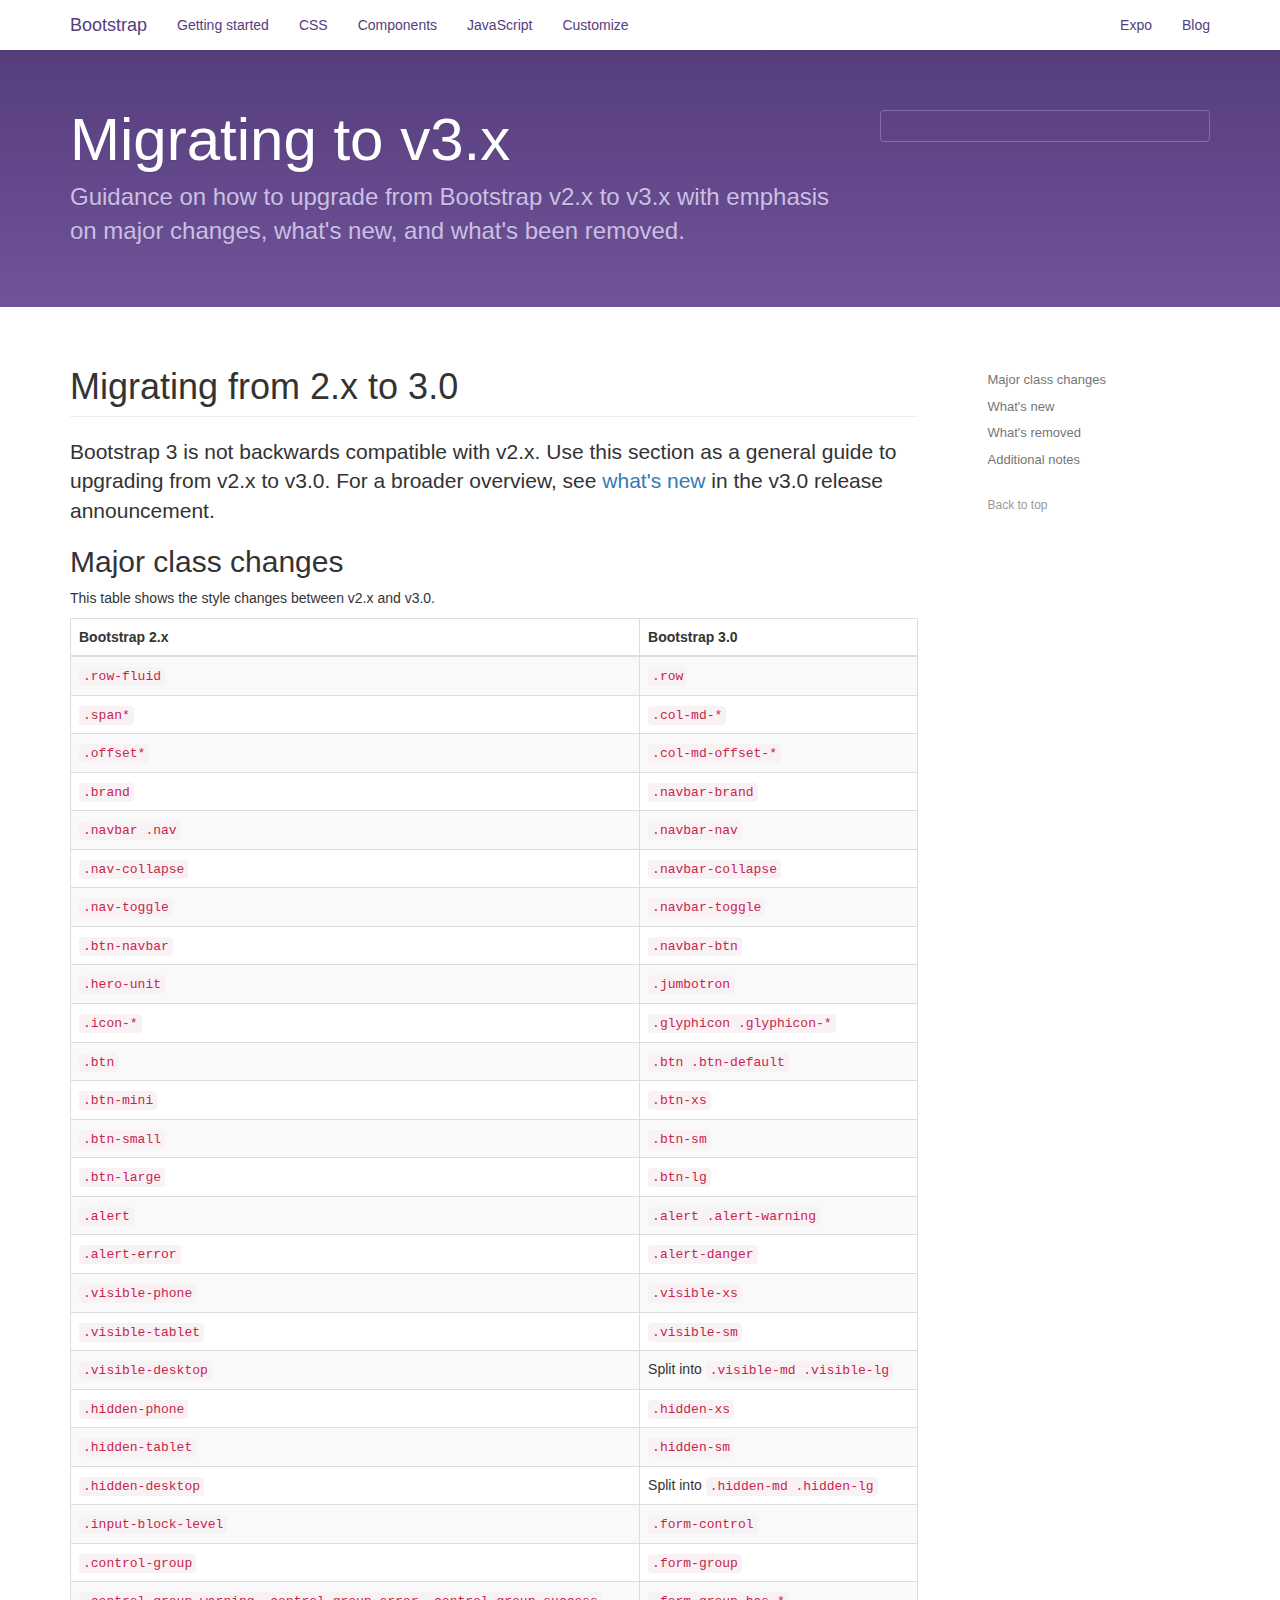
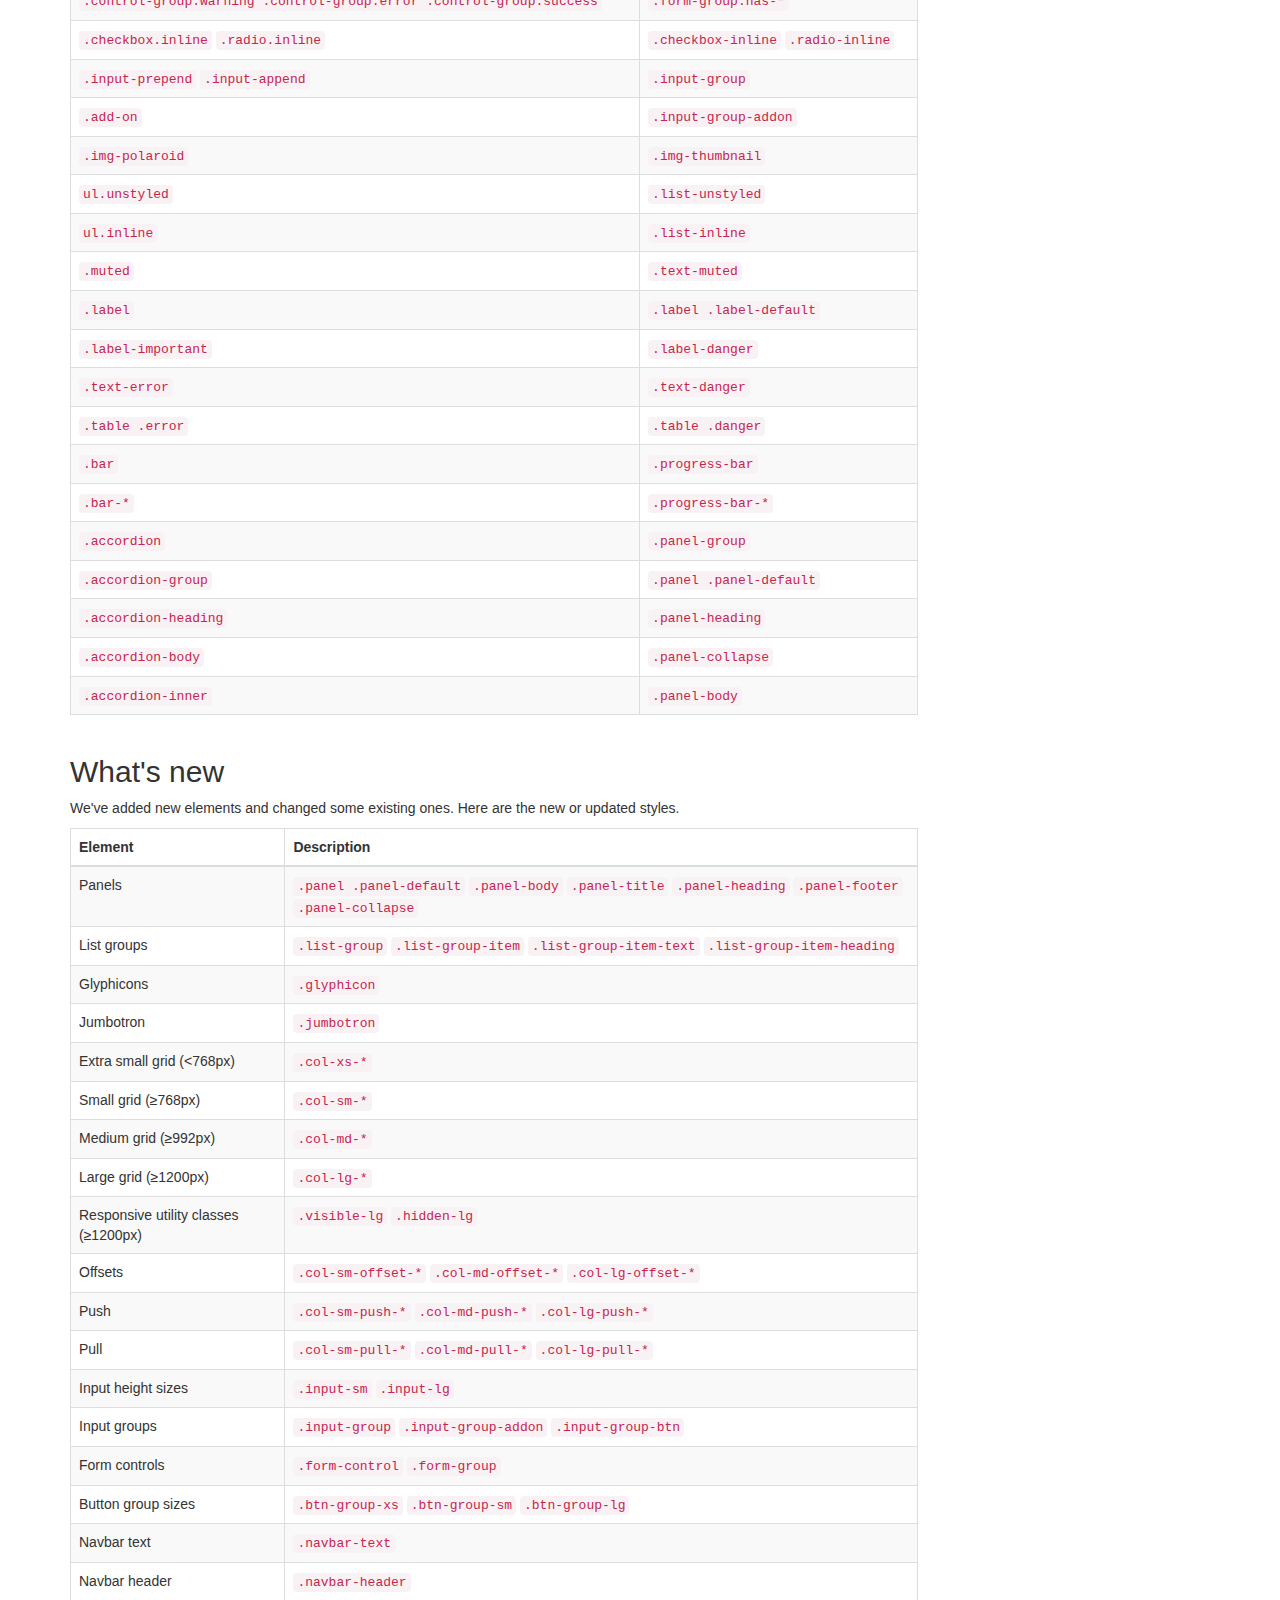
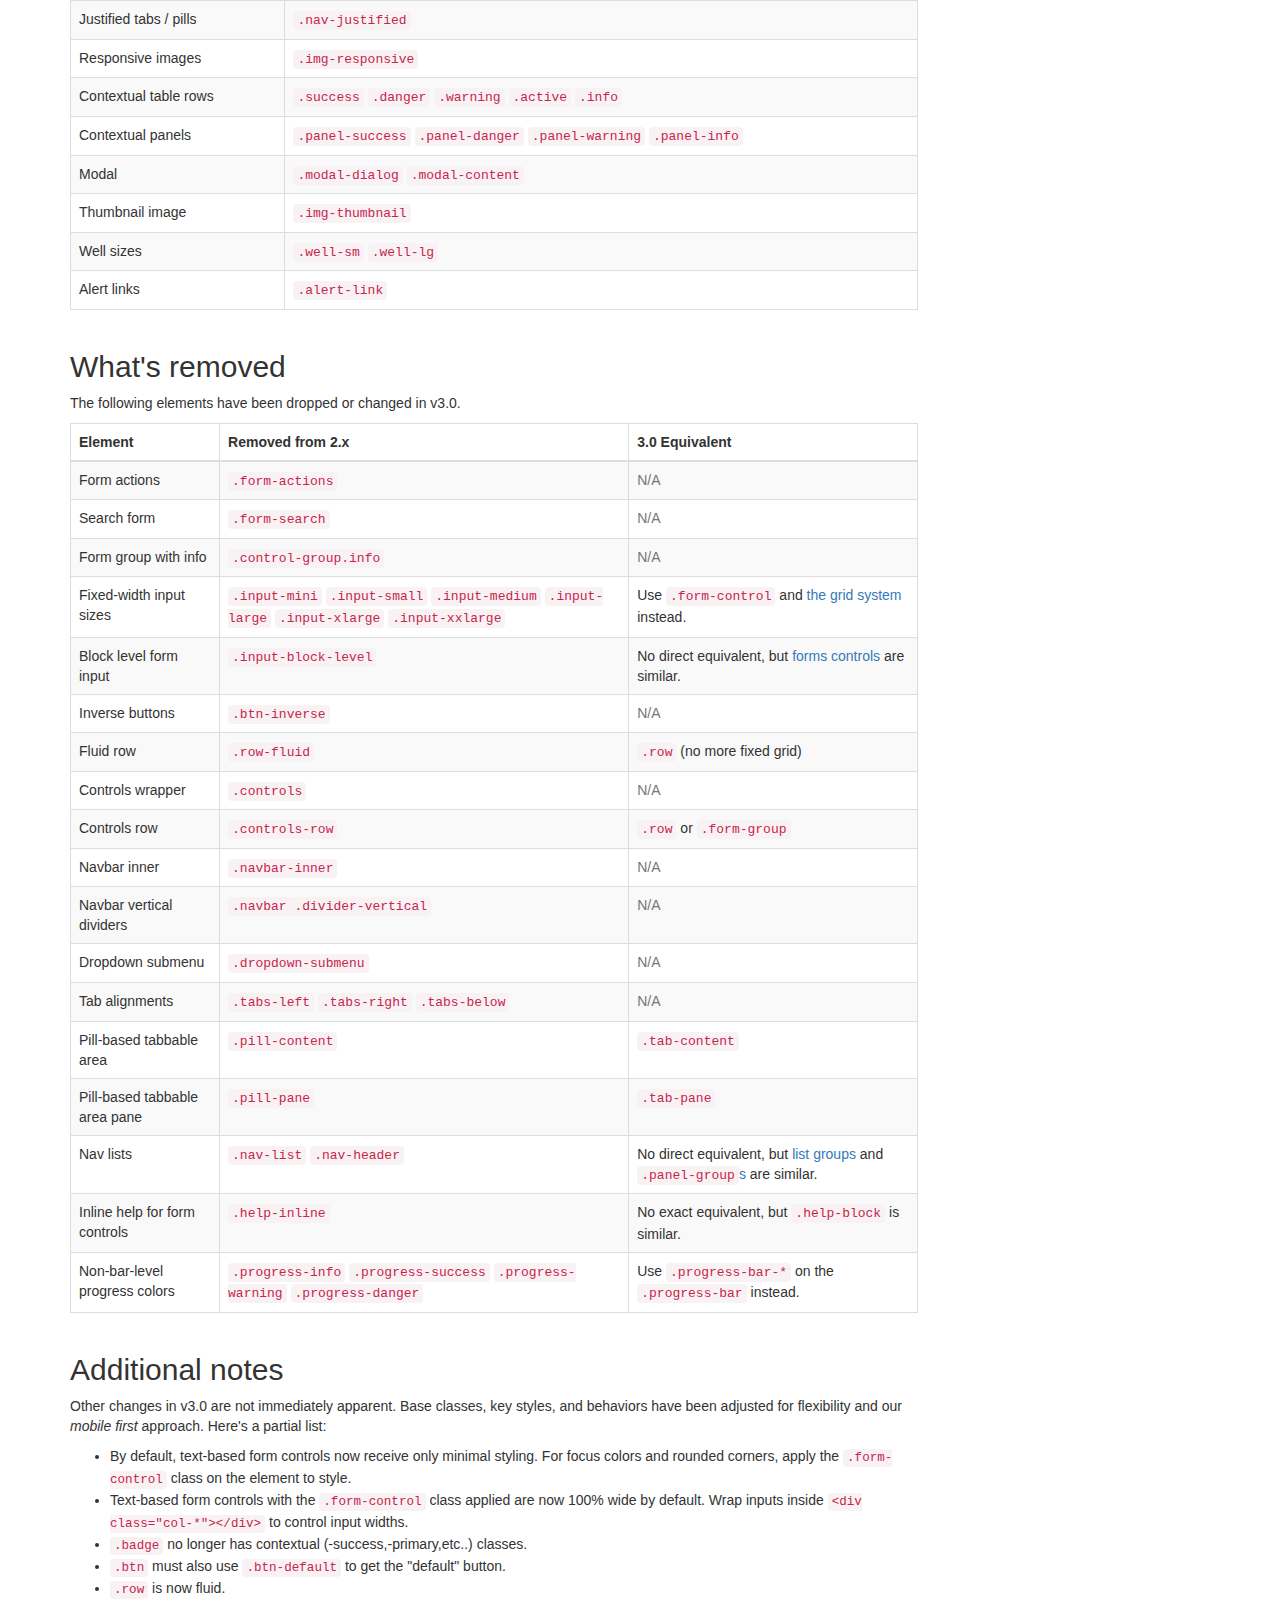
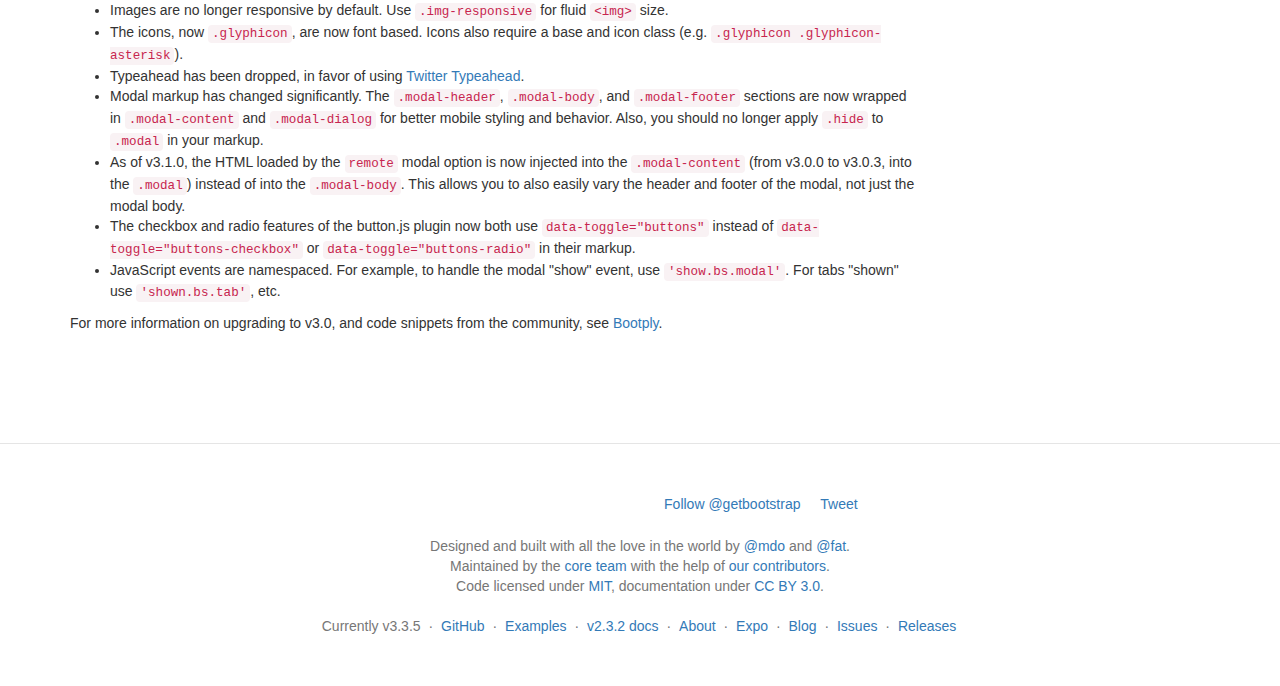
<file: Bootstrap-3-Offline-Docs/migration/index.html>
<!DOCTYPE html>
<html lang="en">
  <head>
    <!-- Meta, title, CSS, favicons, etc. -->
    <meta charset="utf-8">
<meta http-equiv="X-UA-Compatible" content="IE=edge">
<meta name="viewport" content="width=device-width, initial-scale=1">
<meta name="description" content="Bootstrap, a sleek, intuitive, and powerful mobile first front-end framework for faster and easier web development.">
<meta name="keywords" content="HTML, CSS, JS, JavaScript, framework, bootstrap, front-end, frontend, web development">
<meta name="author" content="Mark Otto, Jacob Thornton, and Bootstrap contributors">

<title>
  
    Migrating to v3.x &middot; Bootstrap
  
</title>

<!-- Bootstrap core CSS -->

<link href="../dist/css/bootstrap.css" rel="stylesheet">



<!-- Documentation extras -->

<link href="../assets/css/src/pygments-manni.css" rel="stylesheet">
<link href="../assets/css/src/docs.css" rel="stylesheet">

<!--[if lt IE 9]><script src="../assets/js/ie8-responsive-file-warning.js"></script><![endif]-->
<script src="../assets/js/ie-emulation-modes-warning.js"></script>

<!-- HTML5 shim and Respond.js for IE8 support of HTML5 elements and media queries -->
<!--[if lt IE 9]>
  <script src="https://oss.maxcdn.com/html5shiv/3.7.2/html5shiv.min.js"></script>
  <script src="https://oss.maxcdn.com/respond/1.4.2/respond.min.js"></script>
<![endif]-->

<!-- Favicons -->
<link rel="apple-touch-icon" href="/apple-touch-icon.png">
<link rel="icon" href="/favicon.ico">

<script>
  (function(i,s,o,g,r,a,m){i['GoogleAnalyticsObject']=r;i[r]=i[r]||function(){
  (i[r].q=i[r].q||[]).push(arguments)},i[r].l=1*new Date();a=s.createElement(o),
  m=s.getElementsByTagName(o)[0];a.async=1;a.src=g;m.parentNode.insertBefore(a,m)
  })(window,document,'script','//www.google-analytics.com/analytics.js','ga');
  ga('create', 'UA-146052-10', 'getbootstrap.com');
  ga('send', 'pageview');
</script>

  </head>
  <body>
    <a id="skippy" class="sr-only sr-only-focusable" href="#content"><div class="container"><span class="skiplink-text">Skip to main content</span></div></a>

    <!-- Docs master nav -->
    <header class="navbar navbar-static-top bs-docs-nav" id="top" role="banner">
  <div class="container">
    <div class="navbar-header">
      <button class="navbar-toggle collapsed" type="button" data-toggle="collapse" data-target="#bs-navbar" aria-controls="bs-navbar" aria-expanded="false">
        <span class="sr-only">Toggle navigation</span>
        <span class="icon-bar"></span>
        <span class="icon-bar"></span>
        <span class="icon-bar"></span>
      </button>
      <a href="../" class="navbar-brand">Bootstrap</a>
    </div>
    <nav id="bs-navbar" class="collapse navbar-collapse">
      <ul class="nav navbar-nav">
        <li>
          <a href="../getting-started/">Getting started</a>
        </li>
        <li>
          <a href="../css/">CSS</a>
        </li>
        <li>
          <a href="../components/">Components</a>
        </li>
        <li>
          <a href="../javascript/">JavaScript</a>
        </li>
        <li>
          <a href="../customize/">Customize</a>
        </li>
      </ul>
      <ul class="nav navbar-nav navbar-right">
        <li><a href="http://expo.getbootstrap.com" onclick="ga('send', 'event', 'Navbar', 'Community links', 'Expo');">Expo</a></li>
        <li><a href="http://blog.getbootstrap.com" onclick="ga('send', 'event', 'Navbar', 'Community links', 'Blog');">Blog</a></li>
      </ul>
    </nav>
  </div>
</header>


    <!-- Docs page layout -->
    <div class="bs-docs-header" id="content" tabindex="-1">
      <div class="container">
        <h1>Migrating to v3.x</h1>
        <p>Guidance on how to upgrade from Bootstrap v2.x to v3.x with emphasis on major changes, what's new, and what's been removed.</p>
        <div id="carbonads-container"><div class="carbonad"><div id="azcarbon"></div><script>var z = document.createElement("script"); z.async = true; z.src = "http://engine.carbonads.com/z/32341/azcarbon_2_1_0_HORIZ"; var s = document.getElementsByTagName("script")[0]; s.parentNode.insertBefore(z, s);</script></div></div>

      </div>
    </div>

    <div class="container bs-docs-container">

      <div class="row">
        <div class="col-md-9" role="main">
          <!-- Migration
================================================== -->
<div class="bs-docs-section">
  <h1 class="page-header">Migrating from 2.x to 3.0</h1>

  <p class="lead">Bootstrap 3 is not backwards compatible with v2.x. Use this section as a general guide to upgrading from v2.x to v3.0. For a broader overview, see <a href="http://blog.getbootstrap.com/2013/08/19/bootstrap-3-released/">what's new</a> in the v3.0 release announcement.</p>

  <h2 id="classes">Major class changes</h2>
  <p>This table shows the style changes between v2.x and v3.0.</p>
  <div class="table-responsive">
    <table class="table table-bordered table-striped">
      <thead>
        <tr>
          <th>Bootstrap 2.x</th>
          <th>Bootstrap 3.0</th>
        </tr>
      </thead>
      <tbody>
        <tr>
          <td><code>.row-fluid</code></td>
          <td><code>.row</code></td>
        </tr>
        <tr>
          <td><code>.span*</code></td>
          <td><code>.col-md-*</code></td>
        </tr>
        <tr>
          <td><code>.offset*</code></td>
          <td><code>.col-md-offset-*</code></td>
        </tr>
        <tr>
          <td><code>.brand</code></td>
          <td><code>.navbar-brand</code></td>
        </tr>
        <tr>
          <td><code>.navbar .nav</code></td>
          <td><code>.navbar-nav</code></td>
        </tr>
        <tr>
          <td><code>.nav-collapse</code></td>
          <td><code>.navbar-collapse</code></td>
        </tr>
        <tr>
          <td><code>.nav-toggle</code></td>
          <td><code>.navbar-toggle</code></td>
        </tr>
        <tr>
          <td><code>.btn-navbar</code></td>
          <td><code>.navbar-btn</code></td>
        </tr>
        <tr>
          <td><code>.hero-unit</code></td>
          <td><code>.jumbotron</code></td>
        </tr>
        <tr>
          <td><code>.icon-*</code></td>
          <td><code>.glyphicon .glyphicon-*</code></td>
        </tr>
        <tr>
          <td><code>.btn</code></td>
          <td><code>.btn .btn-default</code></td>
        </tr>
        <tr>
          <td><code>.btn-mini</code></td>
          <td><code>.btn-xs</code></td>
        </tr>
        <tr>
          <td><code>.btn-small</code></td>
          <td><code>.btn-sm</code></td>
        </tr>
        <tr>
          <td><code>.btn-large</code></td>
          <td><code>.btn-lg</code></td>
        </tr>
        <tr>
          <td><code>.alert</code></td>
          <td><code>.alert .alert-warning</code></td>
        </tr>
        <tr>
          <td><code>.alert-error</code></td>
          <td><code>.alert-danger</code></td>
        </tr>
        <tr>
          <td><code>.visible-phone</code></td>
          <td><code>.visible-xs</code></td>
        </tr>
        <tr>
          <td><code>.visible-tablet</code></td>
          <td><code>.visible-sm</code></td>
        </tr>
        <tr>
          <td><code>.visible-desktop</code></td>
          <td>Split into <code>.visible-md .visible-lg</code></td>
        </tr>
        <tr>
          <td><code>.hidden-phone</code></td>
          <td><code>.hidden-xs</code></td>
        </tr>
        <tr>
          <td><code>.hidden-tablet</code></td>
          <td><code>.hidden-sm</code></td>
        </tr>
        <tr>
          <td><code>.hidden-desktop</code></td>
          <td>Split into <code>.hidden-md .hidden-lg</code></td>
        </tr>
        <tr>
          <td><code>.input-block-level</code></td>
          <td><code>.form-control</code></td>
        </tr>
        <tr>
          <td><code>.control-group</code></td>
          <td><code>.form-group</code></td>
        </tr>
        <tr>
          <td><code>.control-group.warning .control-group.error .control-group.success</code></td>
          <td><code>.form-group.has-*</code></td>
        </tr>
        <tr>
          <td><code>.checkbox.inline</code> <code>.radio.inline</code></td>
          <td><code>.checkbox-inline</code> <code>.radio-inline</code></td>
        </tr>
        <tr>
          <td><code>.input-prepend</code> <code>.input-append</code></td>
          <td><code>.input-group</code></td>
        </tr>
        <tr>
          <td><code>.add-on</code></td>
          <td><code>.input-group-addon</code></td>
        </tr>
        <tr>
          <td><code>.img-polaroid</code></td>
          <td><code>.img-thumbnail</code></td>
        </tr>
        <tr>
          <td><code>ul.unstyled</code></td>
          <td><code>.list-unstyled</code></td>
        </tr>
        <tr>
          <td><code>ul.inline</code></td>
          <td><code>.list-inline</code></td>
        </tr>
        <tr>
          <td><code>.muted</code></td>
          <td><code>.text-muted</code></td>
        </tr>
        <tr>
          <td><code>.label</code></td>
          <td><code>.label .label-default</code></td>
        </tr>
        <tr>
          <td><code>.label-important</code></td>
          <td><code>.label-danger</code></td>
        </tr>
        <tr>
          <td><code>.text-error</code></td>
          <td><code>.text-danger</code></td>
        </tr>
        <tr>
          <td><code>.table .error</code></td>
          <td><code>.table .danger</code></td>
        </tr>
        <tr>
          <td><code>.bar</code></td>
          <td><code>.progress-bar</code></td>
        </tr>
        <tr>
          <td><code>.bar-*</code></td>
          <td><code>.progress-bar-*</code></td>
        </tr>
        <tr>
          <td><code>.accordion</code></td>
          <td><code>.panel-group</code></td>
        </tr>
        <tr>
          <td><code>.accordion-group</code></td>
          <td><code>.panel .panel-default</code></td>
        </tr>
        <tr>
          <td><code>.accordion-heading</code></td>
          <td><code>.panel-heading</code></td>
        </tr>
        <tr>
          <td><code>.accordion-body</code></td>
          <td><code>.panel-collapse</code></td>
        </tr>
        <tr>
          <td><code>.accordion-inner</code></td>
          <td><code>.panel-body</code></td>
        </tr>
      </tbody>
    </table>
  </div><!-- /.table-responsive -->

  <h2 id="new">What's new</h2>
  <p>We've added new elements and changed some existing ones. Here are the new or updated styles.</p>
  <div class="table-responsive">
    <table class="table table-bordered table-striped">
      <thead>
        <tr>
          <th>Element</th>
          <th>Description</th>
        </tr>
      </thead>
      <tbody>
        <tr>
          <td>Panels</td>
          <td><code>.panel .panel-default</code> <code>.panel-body</code> <code>.panel-title</code> <code>.panel-heading</code> <code>.panel-footer</code> <code>.panel-collapse</code></td>
        </tr>
        <tr>
          <td>List groups</td>
          <td><code>.list-group</code> <code>.list-group-item</code> <code>.list-group-item-text</code> <code>.list-group-item-heading</code></td>
        </tr>
        <tr>
          <td>Glyphicons</td>
          <td><code>.glyphicon</code></td>
        </tr>
        <tr>
          <td>Jumbotron</td>
          <td><code>.jumbotron</code></td>
        </tr>
        <tr>
          <td>Extra small grid (&lt;768px)</td>
          <td><code>.col-xs-*</code></td>
        </tr>
        <tr>
          <td>Small grid (&ge;768px)</td>
          <td><code>.col-sm-*</code></td>
        </tr>
        <tr>
          <td>Medium grid (&ge;992px)</td>
          <td><code>.col-md-*</code></td>
        </tr>
        <tr>
          <td>Large grid (&ge;1200px)</td>
          <td><code>.col-lg-*</code></td>
        </tr>
        <tr>
          <td>Responsive utility classes (&ge;1200px)</td>
          <td><code>.visible-lg</code> <code>.hidden-lg</code></td>
        </tr>
        <tr>
          <td>Offsets</td>
          <td><code>.col-sm-offset-*</code> <code>.col-md-offset-*</code> <code>.col-lg-offset-*</code></td>
        </tr>
        <tr>
          <td>Push</td>
          <td><code>.col-sm-push-*</code> <code>.col-md-push-*</code> <code>.col-lg-push-*</code></td>
        </tr>
        <tr>
          <td>Pull</td>
          <td><code>.col-sm-pull-*</code> <code>.col-md-pull-*</code> <code>.col-lg-pull-*</code></td>
        </tr>
        <tr>
          <td>Input height sizes</td>
          <td><code>.input-sm</code> <code>.input-lg</code></td>
        </tr>
        <tr>
          <td>Input groups</td>
          <td><code>.input-group</code> <code>.input-group-addon</code> <code>.input-group-btn</code></td>
        </tr>
        <tr>
          <td>Form controls</td>
          <td><code>.form-control</code> <code>.form-group</code></td>
        </tr>
        <tr>
          <td>Button group sizes</td>
          <td><code>.btn-group-xs</code> <code>.btn-group-sm</code> <code>.btn-group-lg</code></td>
        </tr>
        <tr>
          <td>Navbar text</td>
          <td><code>.navbar-text</code></td>
        </tr>
        <tr>
          <td>Navbar header</td>
          <td><code>.navbar-header</code></td>
        </tr>
        <tr>
          <td>Justified tabs / pills</td>
          <td><code>.nav-justified</code></td>
        </tr>
        <tr>
          <td>Responsive images</td>
          <td><code>.img-responsive</code></td>
        </tr>
        <tr>
          <td>Contextual table rows</td>
          <td><code>.success</code> <code>.danger</code> <code>.warning</code> <code>.active</code> <code>.info</code></td>
        </tr>
        <tr>
          <td>Contextual panels</td>
          <td><code>.panel-success</code> <code>.panel-danger</code> <code>.panel-warning</code> <code>.panel-info</code></td>
        </tr>
        <tr>
          <td>Modal</td>
          <td><code>.modal-dialog</code> <code>.modal-content</code></td>
        </tr>
        <tr>
          <td>Thumbnail image</td>
          <td><code>.img-thumbnail</code></td>
        </tr>
        <tr>
          <td>Well sizes</td>
          <td><code>.well-sm</code> <code>.well-lg</code></td>
        </tr>
        <tr>
          <td>Alert links</td>
          <td><code>.alert-link</code></td>
        </tr>
      </tbody>
    </table>
  </div><!-- /.table-responsive -->

  <h2 id="dropped">What's removed</h2>
  <p>The following elements have been dropped or changed in v3.0.</p>
  <div class="table-responsive">
    <table class="table table-bordered table-striped">
      <thead>
        <tr>
          <th>Element</th>
          <th>Removed from 2.x</th>
          <th>3.0 Equivalent</th>
        </tr>
      </thead>
      <tbody>
        <tr>
          <td>Form actions</td>
          <td><code>.form-actions</code></td>
          <td class="text-muted">N/A</td>
        </tr>
        <tr>
          <td>Search form</td>
          <td><code>.form-search</code></td>
          <td class="text-muted">N/A</td>
        </tr>
        <tr>
          <td>Form group with info</td>
          <td><code>.control-group.info</code></td>
          <td class="text-muted">N/A</td>
        </tr>
        <tr>
          <td>Fixed-width input sizes</td>
          <td><code>.input-mini</code> <code>.input-small</code> <code>.input-medium</code> <code>.input-large</code> <code>.input-xlarge</code> <code>.input-xxlarge</code></td>
          <td>Use <a href="../css/#forms-controls"><code>.form-control</code></a> and <a href="../css/#grid">the grid system</a> instead.</td>
        </tr>
        <tr>
          <td>Block level form input</td>
          <td><code>.input-block-level</code></td>
          <td>No direct equivalent, but <a href="../css/#forms-controls">forms controls</a> are similar.</td>
        </tr>
        <tr>
          <td>Inverse buttons</td>
          <td><code>.btn-inverse</code></td>
          <td class="text-muted">N/A</td>
        </tr>
        <tr>
          <td>Fluid row</td>
          <td><code>.row-fluid</code></td>
          <td><code>.row</code> (no more fixed grid)</td>
        </tr>
        <tr>
          <td>Controls wrapper</td>
          <td><code>.controls</code></td>
          <td class="text-muted">N/A</td>
        </tr>
        <tr>
          <td>Controls row</td>
          <td><code>.controls-row</code></td>
          <td><code>.row</code> or <code>.form-group</code></td>
        </tr>
        <tr>
          <td>Navbar inner</td>
          <td><code>.navbar-inner</code></td>
          <td class="text-muted">N/A</td>
        </tr>
        <tr>
          <td>Navbar vertical dividers</td>
          <td><code>.navbar .divider-vertical</code></td>
          <td class="text-muted">N/A</td>
        </tr>
        <tr>
          <td>Dropdown submenu</td>
          <td><code>.dropdown-submenu</code></td>
          <td class="text-muted">N/A</td>
        </tr>
        <tr>
          <td>Tab alignments</td>
          <td><code>.tabs-left</code> <code>.tabs-right</code> <code>.tabs-below</code></td>
          <td class="text-muted">N/A</td>
        </tr>
        <tr>
          <td>Pill-based tabbable area</td>
          <td><code>.pill-content</code></td>
          <td><code>.tab-content</code></td>
        </tr>
        <tr>
          <td>Pill-based tabbable area pane</td>
          <td><code>.pill-pane</code></td>
          <td><code>.tab-pane</code></td>
        </tr>
        <tr>
          <td>Nav lists</td>
          <td><code>.nav-list</code> <code>.nav-header</code></td>
          <td>No direct equivalent, but <a href="../components/#list-group">list groups</a> and <a href="../javascript/#collapse"><code>.panel-group</code>s</a> are similar.</td>
        </tr>
        <tr>
          <td>Inline help for form controls</td>
          <td><code>.help-inline</code></td>
          <td>No exact equivalent, but <code>.help-block</code> is similar.</td>
        </tr>
        <tr>
          <td>Non-bar-level progress colors</td>
          <td><code>.progress-info</code> <code>.progress-success</code> <code>.progress-warning</code> <code>.progress-danger</code></td>
          <td>Use <code>.progress-bar-*</code> on the <code>.progress-bar</code> instead.</td>
        </tr>
      </tbody>
    </table>
  </div><!-- /.table-responsive -->

  <h2 id="notes">Additional notes</h2>
  <p>Other changes in v3.0 are not immediately apparent. Base classes, key styles, and behaviors have been adjusted for flexibility and our <em>mobile first</em> approach. Here's a partial list:</p>
  <ul>
    <li>By default, text-based form controls now receive only minimal styling.  For focus colors and rounded corners, apply the <code>.form-control</code> class on the element to style.</li>
    <li>Text-based form controls with the <code>.form-control</code> class applied are now 100% wide by default. Wrap inputs inside <code>&lt;div class="col-*"&gt;&lt;/div&gt;</code> to control input widths.</li>
    <li><code>.badge</code> no longer has contextual (-success,-primary,etc..) classes.</li>
    <li><code>.btn</code> must also use <code>.btn-default</code> to get the "default" button.</li>
    <li><code>.row</code> is now fluid.</li>
    <li>Images are no longer responsive by default. Use <code>.img-responsive</code> for fluid <code>&lt;img&gt;</code> size.</li>
    <li>The icons, now <code>.glyphicon</code>, are now font based. Icons also require a base and icon class (e.g. <code>.glyphicon .glyphicon-asterisk</code>).</li>
    <li>Typeahead has been dropped, in favor of using <a href="http://twitter.github.io/typeahead.js/">Twitter Typeahead</a>.</li>
    <li>Modal markup has changed significantly. The <code>.modal-header</code>, <code>.modal-body</code>, and <code>.modal-footer</code> sections are now wrapped in <code>.modal-content</code> and <code>.modal-dialog</code> for better mobile styling and behavior. Also, you should no longer apply <code>.hide</code> to <code>.modal</code> in your markup.</li>
    <li>As of v3.1.0, the HTML loaded by the <code>remote</code> modal option is now injected into the <code>.modal-content</code> (from v3.0.0 to v3.0.3, into the <code>.modal</code>) instead of into the <code>.modal-body</code>. This allows you to also easily vary the header and footer of the modal, not just the modal body.</li>
    <li>The checkbox and radio features of the button.js plugin now both use <code>data-toggle="buttons"</code> instead of <code>data-toggle="buttons-checkbox"</code> or <code>data-toggle="buttons-radio"</code> in their markup.</li>
    <li>JavaScript events are namespaced. For example, to handle the modal "show" event, use <code>'show.bs.modal'</code>. For tabs "shown" use <code>'shown.bs.tab'</code>, etc.</li>
  </ul>
  <p>For more information on upgrading to v3.0, and code snippets from the community, see <a href="http://bootply.com/">Bootply</a>.</p>
</div>

        </div>
        
        <div class="col-md-3" role="complementary">
          <nav class="bs-docs-sidebar hidden-print hidden-xs hidden-sm">
            <ul class="nav bs-docs-sidenav">
              
                <li>
  <a href="#classes">Major class changes</a>
</li>
<li>
  <a href="#new">What's new</a>
</li>
<li>
  <a href="#dropped">What's removed</a>
</li>
<li>
  <a href="#notes">Additional notes</a>
</li>

              
            </ul>
            <a class="back-to-top" href="#top">
              Back to top
            </a>
            
          </nav>
        </div>
        
      </div>
    </div>

    <!-- Footer
================================================== -->
<footer class="bs-docs-footer" role="contentinfo">
  <div class="container">
    <div class="bs-docs-social">
  <ul class="bs-docs-social-buttons">
    <li>
      <iframe class="github-btn" src="https://ghbtns.com/github-btn.html?user=twbs&amp;repo=bootstrap&amp;type=watch&amp;count=true" width="100" height="20" title="Star on GitHub"></iframe>
    </li>
    <li>
      <iframe class="github-btn" src="https://ghbtns.com/github-btn.html?user=twbs&amp;repo=bootstrap&amp;type=fork&amp;count=true" width="102" height="20" title="Fork on GitHub"></iframe>
    </li>
    <li class="follow-btn">
      <a href="https://twitter.com/getbootstrap" class="twitter-follow-button" data-link-color="#0069D6" data-show-count="true">Follow @getbootstrap</a>
    </li>
    <li class="tweet-btn">
      <a href="https://twitter.com/share" class="twitter-share-button" data-url="http://getbootstrap.com/" data-count="horizontal" data-via="getbootstrap" data-related="mdo:Creator of Bootstrap">Tweet</a>
    </li>
  </ul>
</div>


    <p>Designed and built with all the love in the world by <a href="https://twitter.com/mdo" target="_blank">@mdo</a> and <a href="https://twitter.com/fat" target="_blank">@fat</a>.</p>
    <p>Maintained by the <a href="https://github.com/orgs/twbs/people">core team</a> with the help of <a href="https://github.com/twbs/bootstrap/graphs/contributors">our contributors</a>.</p>
    <p>Code licensed under <a rel="license" href="https://github.com/twbs/bootstrap/blob/master/LICENSE" target="_blank">MIT</a>, documentation under <a rel="license" href="https://creativecommons.org/licenses/by/3.0/" target="_blank">CC BY 3.0</a>.</p>
    <ul class="bs-docs-footer-links text-muted">
      <li>Currently v3.3.5</li>
      <li>&middot;</li>
      <li><a href="https://github.com/twbs/bootstrap">GitHub</a></li>
      <li>&middot;</li>
      <li><a href="../getting-started/#examples">Examples</a></li>
      <li>&middot;</li>
      <li><a href="../2.3.2/">v2.3.2 docs</a></li>
      <li>&middot;</li>
      <li><a href="../about/">About</a></li>
      <li>&middot;</li>
      <li><a href="http://expo.getbootstrap.com">Expo</a></li>
      <li>&middot;</li>
      <li><a href="http://blog.getbootstrap.com">Blog</a></li>
      <li>&middot;</li>
      <li><a href="https://github.com/twbs/bootstrap/issues">Issues</a></li>
      <li>&middot;</li>
      <li><a href="https://github.com/twbs/bootstrap/releases">Releases</a></li>
    </ul>
  </div>
</footer>

<!-- Bootstrap core JavaScript
================================================== -->
<!-- Placed at the end of the document so the pages load faster -->
<script src="https://ajax.googleapis.com/ajax/libs/jquery/1.11.3/jquery.min.js"></script>


  <script src="../dist/js/bootstrap.js"></script>



  
  <script src="../assets/js/vendor/holder.min.js"></script>
  
  <script src="../assets/js/vendor/ZeroClipboard.min.js"></script>
  
  <script src="../assets/js/vendor/anchor.js"></script>
  
  <script src="../assets/js/src/application.js"></script>
  




<!-- IE10 viewport hack for Surface/desktop Windows 8 bug -->
<script src="../assets/js/ie10-viewport-bug-workaround.js"></script>


<script>
  window.twttr = (function (d,s,id) {
    var t, js, fjs = d.getElementsByTagName(s)[0];
    if (d.getElementById(id)) return; js=d.createElement(s); js.id=id; js.async=1;
    js.src="https://platform.twitter.com/widgets.js"; fjs.parentNode.insertBefore(js, fjs);
    return window.twttr || (t = { _e: [], ready: function(f){ t._e.push(f) } });
  }(document, "script", "twitter-wjs"));
</script>

<!-- Analytics
================================================== -->
<script>
  var _gauges = _gauges || [];
  (function() {
    var t   = document.createElement('script');
    t.async = true;
    t.id    = 'gauges-tracker';
    t.setAttribute('data-site-id', '4f0dc9fef5a1f55508000013');
    t.src = '//secure.gaug.es/track.js';
    var s = document.getElementsByTagName('script')[0];
    s.parentNode.insertBefore(t, s);
  })();
</script>

  </body>
</html>
</file>
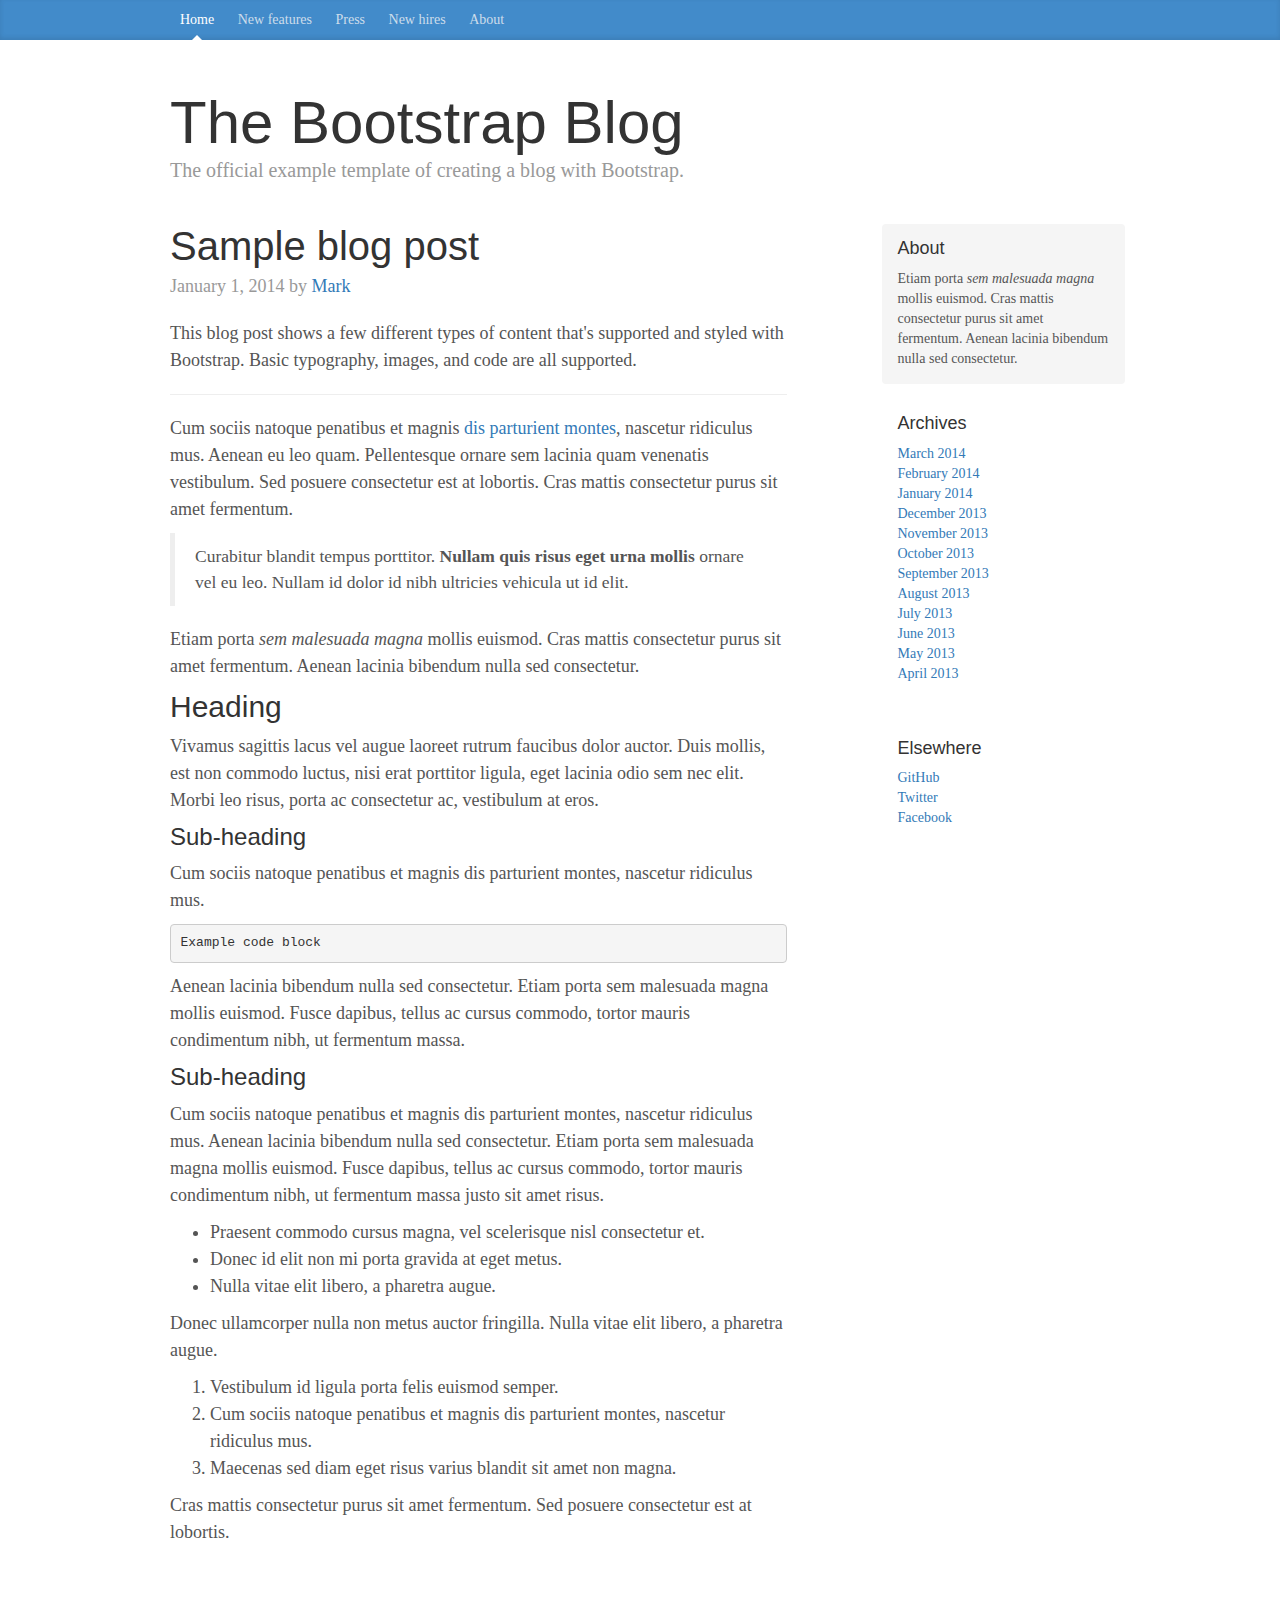
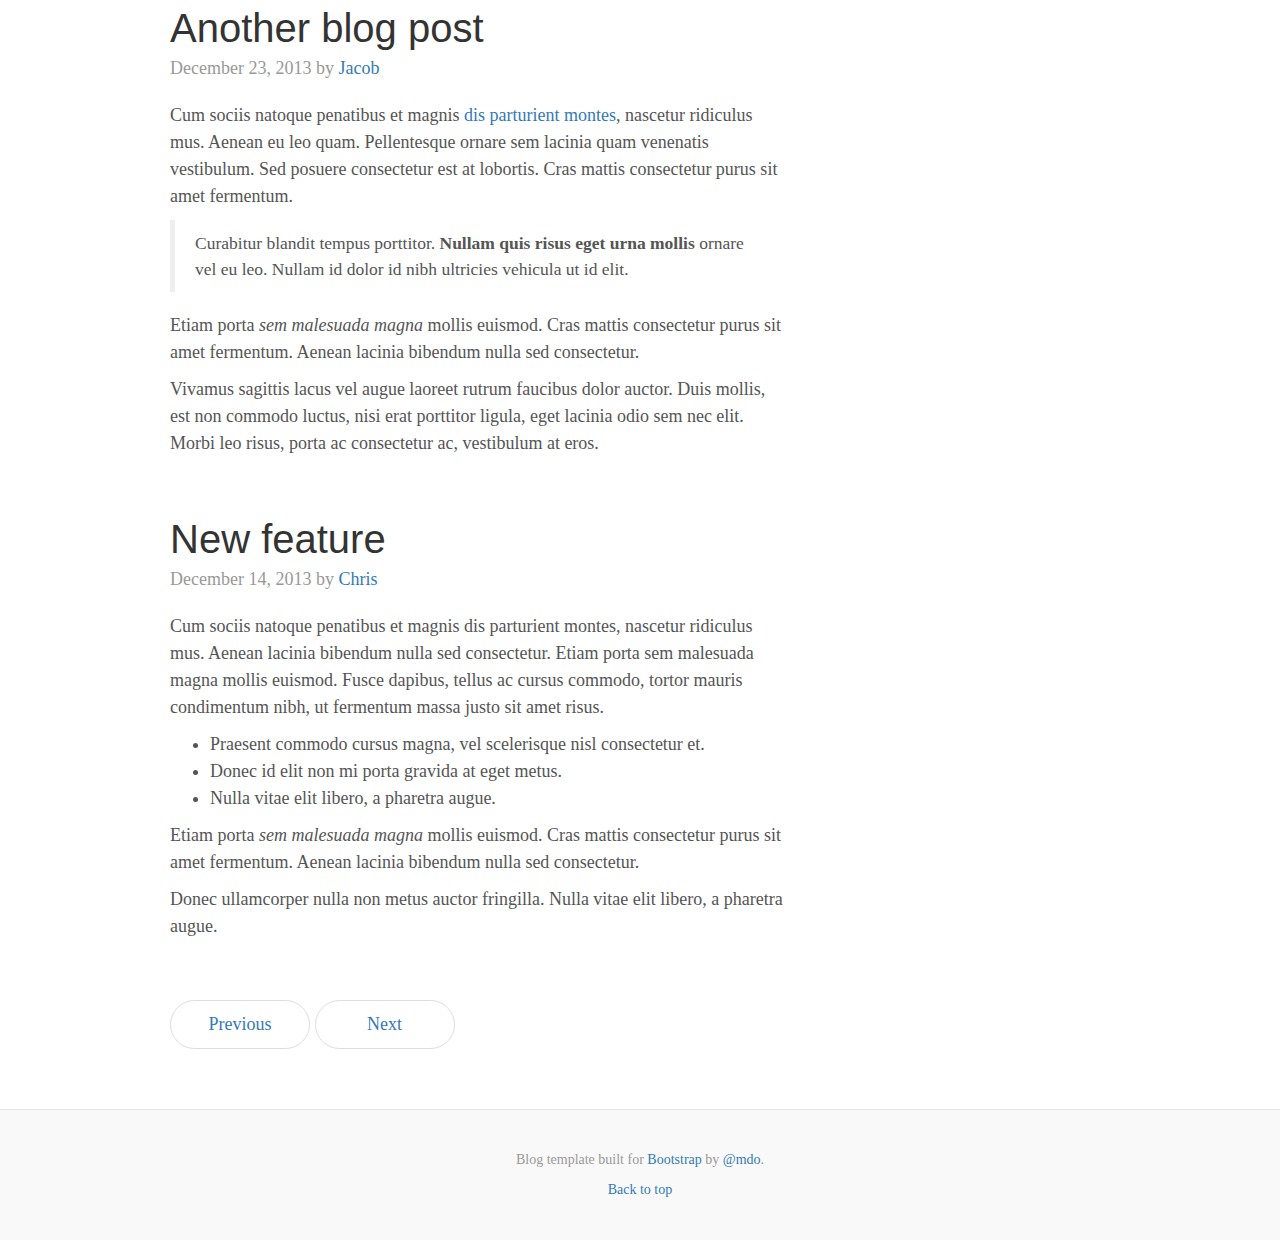
<file: Bootstrap-3-Offline-Docs/examples/blog/index.html>
<!DOCTYPE html>
<html lang="en">
  <head>
    <meta charset="utf-8">
    <meta http-equiv="X-UA-Compatible" content="IE=edge">
    <meta name="viewport" content="width=device-width, initial-scale=1">
    <!-- The above 3 meta tags *must* come first in the head; any other head content must come *after* these tags -->
    <meta name="description" content="">
    <meta name="author" content="">
    <link rel="icon" href="../../favicon.ico">

    <title>Blog Template for Bootstrap</title>

    <!-- Bootstrap core CSS -->
    <link href="../../dist/css/bootstrap.min.css" rel="stylesheet">

    <!-- Custom styles for this template -->
    <link href="blog.css" rel="stylesheet">

    <!-- Just for debugging purposes. Don't actually copy these 2 lines! -->
    <!--[if lt IE 9]><script src="../../assets/js/ie8-responsive-file-warning.js"></script><![endif]-->
    <script src="../../assets/js/ie-emulation-modes-warning.js"></script>

    <!-- HTML5 shim and Respond.js for IE8 support of HTML5 elements and media queries -->
    <!--[if lt IE 9]>
      <script src="https://oss.maxcdn.com/html5shiv/3.7.2/html5shiv.min.js"></script>
      <script src="https://oss.maxcdn.com/respond/1.4.2/respond.min.js"></script>
    <![endif]-->
  </head>

  <body>

    <div class="blog-masthead">
      <div class="container">
        <nav class="blog-nav">
          <a class="blog-nav-item active" href="#">Home</a>
          <a class="blog-nav-item" href="#">New features</a>
          <a class="blog-nav-item" href="#">Press</a>
          <a class="blog-nav-item" href="#">New hires</a>
          <a class="blog-nav-item" href="#">About</a>
        </nav>
      </div>
    </div>

    <div class="container">

      <div class="blog-header">
        <h1 class="blog-title">The Bootstrap Blog</h1>
        <p class="lead blog-description">The official example template of creating a blog with Bootstrap.</p>
      </div>

      <div class="row">

        <div class="col-sm-8 blog-main">

          <div class="blog-post">
            <h2 class="blog-post-title">Sample blog post</h2>
            <p class="blog-post-meta">January 1, 2014 by <a href="#">Mark</a></p>

            <p>This blog post shows a few different types of content that's supported and styled with Bootstrap. Basic typography, images, and code are all supported.</p>
            <hr>
            <p>Cum sociis natoque penatibus et magnis <a href="#">dis parturient montes</a>, nascetur ridiculus mus. Aenean eu leo quam. Pellentesque ornare sem lacinia quam venenatis vestibulum. Sed posuere consectetur est at lobortis. Cras mattis consectetur purus sit amet fermentum.</p>
            <blockquote>
              <p>Curabitur blandit tempus porttitor. <strong>Nullam quis risus eget urna mollis</strong> ornare vel eu leo. Nullam id dolor id nibh ultricies vehicula ut id elit.</p>
            </blockquote>
            <p>Etiam porta <em>sem malesuada magna</em> mollis euismod. Cras mattis consectetur purus sit amet fermentum. Aenean lacinia bibendum nulla sed consectetur.</p>
            <h2>Heading</h2>
            <p>Vivamus sagittis lacus vel augue laoreet rutrum faucibus dolor auctor. Duis mollis, est non commodo luctus, nisi erat porttitor ligula, eget lacinia odio sem nec elit. Morbi leo risus, porta ac consectetur ac, vestibulum at eros.</p>
            <h3>Sub-heading</h3>
            <p>Cum sociis natoque penatibus et magnis dis parturient montes, nascetur ridiculus mus.</p>
            <pre><code>Example code block</code></pre>
            <p>Aenean lacinia bibendum nulla sed consectetur. Etiam porta sem malesuada magna mollis euismod. Fusce dapibus, tellus ac cursus commodo, tortor mauris condimentum nibh, ut fermentum massa.</p>
            <h3>Sub-heading</h3>
            <p>Cum sociis natoque penatibus et magnis dis parturient montes, nascetur ridiculus mus. Aenean lacinia bibendum nulla sed consectetur. Etiam porta sem malesuada magna mollis euismod. Fusce dapibus, tellus ac cursus commodo, tortor mauris condimentum nibh, ut fermentum massa justo sit amet risus.</p>
            <ul>
              <li>Praesent commodo cursus magna, vel scelerisque nisl consectetur et.</li>
              <li>Donec id elit non mi porta gravida at eget metus.</li>
              <li>Nulla vitae elit libero, a pharetra augue.</li>
            </ul>
            <p>Donec ullamcorper nulla non metus auctor fringilla. Nulla vitae elit libero, a pharetra augue.</p>
            <ol>
              <li>Vestibulum id ligula porta felis euismod semper.</li>
              <li>Cum sociis natoque penatibus et magnis dis parturient montes, nascetur ridiculus mus.</li>
              <li>Maecenas sed diam eget risus varius blandit sit amet non magna.</li>
            </ol>
            <p>Cras mattis consectetur purus sit amet fermentum. Sed posuere consectetur est at lobortis.</p>
          </div><!-- /.blog-post -->

          <div class="blog-post">
            <h2 class="blog-post-title">Another blog post</h2>
            <p class="blog-post-meta">December 23, 2013 by <a href="#">Jacob</a></p>

            <p>Cum sociis natoque penatibus et magnis <a href="#">dis parturient montes</a>, nascetur ridiculus mus. Aenean eu leo quam. Pellentesque ornare sem lacinia quam venenatis vestibulum. Sed posuere consectetur est at lobortis. Cras mattis consectetur purus sit amet fermentum.</p>
            <blockquote>
              <p>Curabitur blandit tempus porttitor. <strong>Nullam quis risus eget urna mollis</strong> ornare vel eu leo. Nullam id dolor id nibh ultricies vehicula ut id elit.</p>
            </blockquote>
            <p>Etiam porta <em>sem malesuada magna</em> mollis euismod. Cras mattis consectetur purus sit amet fermentum. Aenean lacinia bibendum nulla sed consectetur.</p>
            <p>Vivamus sagittis lacus vel augue laoreet rutrum faucibus dolor auctor. Duis mollis, est non commodo luctus, nisi erat porttitor ligula, eget lacinia odio sem nec elit. Morbi leo risus, porta ac consectetur ac, vestibulum at eros.</p>
          </div><!-- /.blog-post -->

          <div class="blog-post">
            <h2 class="blog-post-title">New feature</h2>
            <p class="blog-post-meta">December 14, 2013 by <a href="#">Chris</a></p>

            <p>Cum sociis natoque penatibus et magnis dis parturient montes, nascetur ridiculus mus. Aenean lacinia bibendum nulla sed consectetur. Etiam porta sem malesuada magna mollis euismod. Fusce dapibus, tellus ac cursus commodo, tortor mauris condimentum nibh, ut fermentum massa justo sit amet risus.</p>
            <ul>
              <li>Praesent commodo cursus magna, vel scelerisque nisl consectetur et.</li>
              <li>Donec id elit non mi porta gravida at eget metus.</li>
              <li>Nulla vitae elit libero, a pharetra augue.</li>
            </ul>
            <p>Etiam porta <em>sem malesuada magna</em> mollis euismod. Cras mattis consectetur purus sit amet fermentum. Aenean lacinia bibendum nulla sed consectetur.</p>
            <p>Donec ullamcorper nulla non metus auctor fringilla. Nulla vitae elit libero, a pharetra augue.</p>
          </div><!-- /.blog-post -->

          <nav>
            <ul class="pager">
              <li><a href="#">Previous</a></li>
              <li><a href="#">Next</a></li>
            </ul>
          </nav>

        </div><!-- /.blog-main -->

        <div class="col-sm-3 col-sm-offset-1 blog-sidebar">
          <div class="sidebar-module sidebar-module-inset">
            <h4>About</h4>
            <p>Etiam porta <em>sem malesuada magna</em> mollis euismod. Cras mattis consectetur purus sit amet fermentum. Aenean lacinia bibendum nulla sed consectetur.</p>
          </div>
          <div class="sidebar-module">
            <h4>Archives</h4>
            <ol class="list-unstyled">
              <li><a href="#">March 2014</a></li>
              <li><a href="#">February 2014</a></li>
              <li><a href="#">January 2014</a></li>
              <li><a href="#">December 2013</a></li>
              <li><a href="#">November 2013</a></li>
              <li><a href="#">October 2013</a></li>
              <li><a href="#">September 2013</a></li>
              <li><a href="#">August 2013</a></li>
              <li><a href="#">July 2013</a></li>
              <li><a href="#">June 2013</a></li>
              <li><a href="#">May 2013</a></li>
              <li><a href="#">April 2013</a></li>
            </ol>
          </div>
          <div class="sidebar-module">
            <h4>Elsewhere</h4>
            <ol class="list-unstyled">
              <li><a href="#">GitHub</a></li>
              <li><a href="#">Twitter</a></li>
              <li><a href="#">Facebook</a></li>
            </ol>
          </div>
        </div><!-- /.blog-sidebar -->

      </div><!-- /.row -->

    </div><!-- /.container -->

    <footer class="blog-footer">
      <p>Blog template built for <a href="http://getbootstrap.com">Bootstrap</a> by <a href="https://twitter.com/mdo">@mdo</a>.</p>
      <p>
        <a href="#">Back to top</a>
      </p>
    </footer>


    <!-- Bootstrap core JavaScript
    ================================================== -->
    <!-- Placed at the end of the document so the pages load faster -->
    <script src="https://ajax.googleapis.com/ajax/libs/jquery/1.11.3/jquery.min.js"></script>
    <script src="../../dist/js/bootstrap.min.js"></script>
    <!-- IE10 viewport hack for Surface/desktop Windows 8 bug -->
    <script src="../../assets/js/ie10-viewport-bug-workaround.js"></script>
  </body>
</html>
</file>
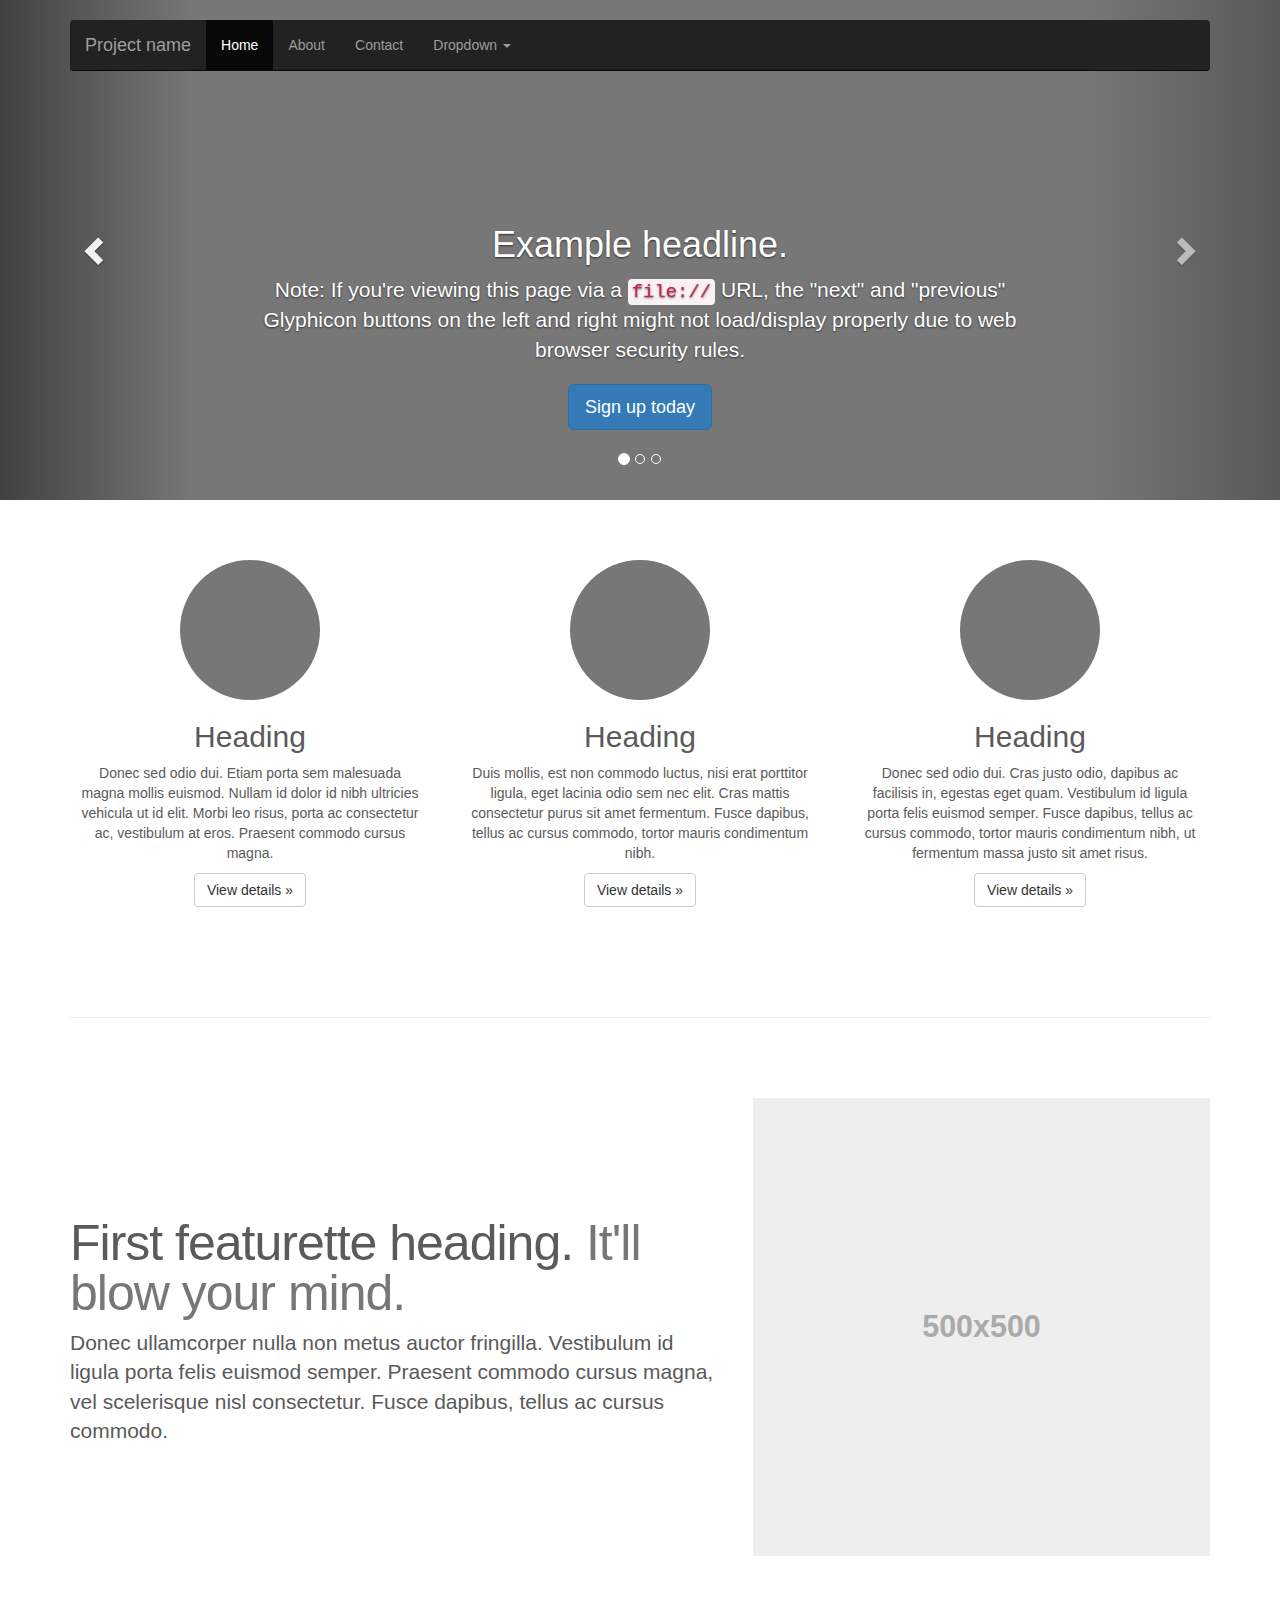
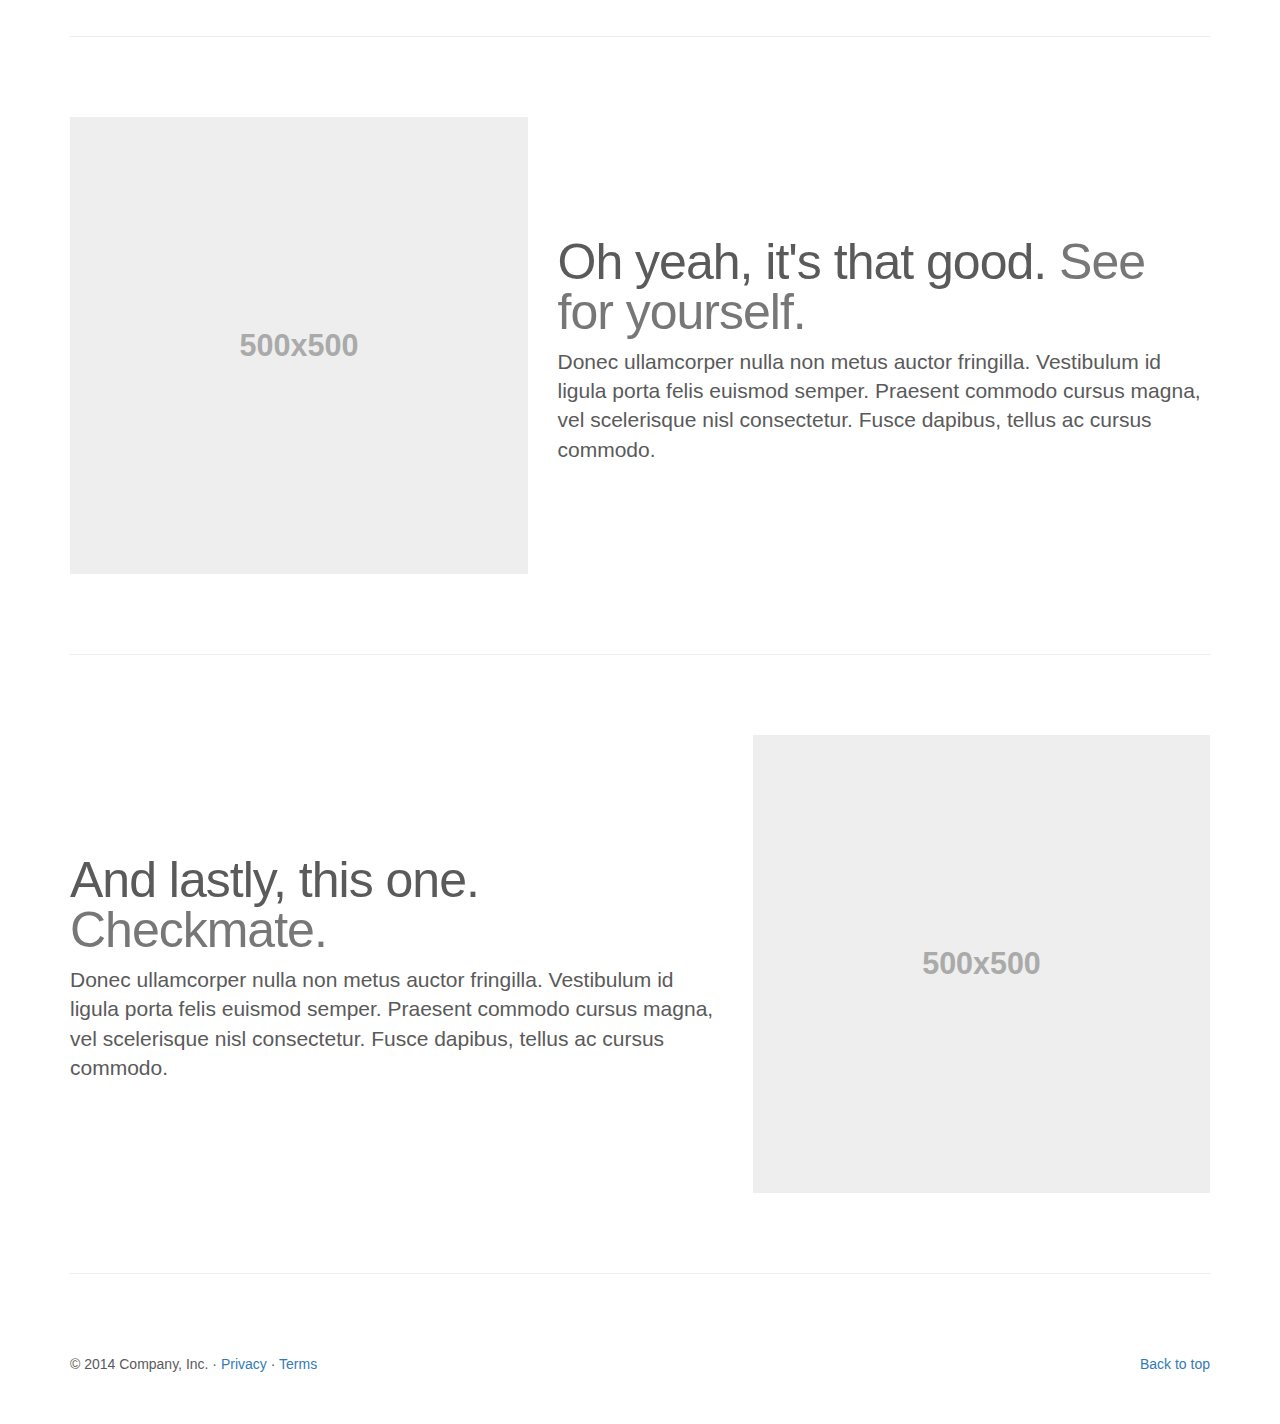
<file: Bootstrap-3-Offline-Docs/examples/carousel/index.html>
<!DOCTYPE html>
<html lang="en">
  <head>
    <meta charset="utf-8">
    <meta http-equiv="X-UA-Compatible" content="IE=edge">
    <meta name="viewport" content="width=device-width, initial-scale=1">
    <!-- The above 3 meta tags *must* come first in the head; any other head content must come *after* these tags -->
    <meta name="description" content="">
    <meta name="author" content="">
    <link rel="icon" href="../../favicon.ico">

    <title>Carousel Template for Bootstrap</title>

    <!-- Bootstrap core CSS -->
    <link href="../../dist/css/bootstrap.min.css" rel="stylesheet">

    <!-- Just for debugging purposes. Don't actually copy these 2 lines! -->
    <!--[if lt IE 9]><script src="../../assets/js/ie8-responsive-file-warning.js"></script><![endif]-->
    <script src="../../assets/js/ie-emulation-modes-warning.js"></script>

    <!-- HTML5 shim and Respond.js for IE8 support of HTML5 elements and media queries -->
    <!--[if lt IE 9]>
      <script src="https://oss.maxcdn.com/html5shiv/3.7.2/html5shiv.min.js"></script>
      <script src="https://oss.maxcdn.com/respond/1.4.2/respond.min.js"></script>
    <![endif]-->

    <!-- Custom styles for this template -->
    <link href="carousel.css" rel="stylesheet">
  </head>
<!-- NAVBAR
================================================== -->
  <body>
    <div class="navbar-wrapper">
      <div class="container">

        <nav class="navbar navbar-inverse navbar-static-top">
          <div class="container">
            <div class="navbar-header">
              <button type="button" class="navbar-toggle collapsed" data-toggle="collapse" data-target="#navbar" aria-expanded="false" aria-controls="navbar">
                <span class="sr-only">Toggle navigation</span>
                <span class="icon-bar"></span>
                <span class="icon-bar"></span>
                <span class="icon-bar"></span>
              </button>
              <a class="navbar-brand" href="#">Project name</a>
            </div>
            <div id="navbar" class="navbar-collapse collapse">
              <ul class="nav navbar-nav">
                <li class="active"><a href="#">Home</a></li>
                <li><a href="#about">About</a></li>
                <li><a href="#contact">Contact</a></li>
                <li class="dropdown">
                  <a href="#" class="dropdown-toggle" data-toggle="dropdown" role="button" aria-haspopup="true" aria-expanded="false">Dropdown <span class="caret"></span></a>
                  <ul class="dropdown-menu">
                    <li><a href="#">Action</a></li>
                    <li><a href="#">Another action</a></li>
                    <li><a href="#">Something else here</a></li>
                    <li role="separator" class="divider"></li>
                    <li class="dropdown-header">Nav header</li>
                    <li><a href="#">Separated link</a></li>
                    <li><a href="#">One more separated link</a></li>
                  </ul>
                </li>
              </ul>
            </div>
          </div>
        </nav>

      </div>
    </div>


    <!-- Carousel
    ================================================== -->
    <div id="myCarousel" class="carousel slide" data-ride="carousel">
      <!-- Indicators -->
      <ol class="carousel-indicators">
        <li data-target="#myCarousel" data-slide-to="0" class="active"></li>
        <li data-target="#myCarousel" data-slide-to="1"></li>
        <li data-target="#myCarousel" data-slide-to="2"></li>
      </ol>
      <div class="carousel-inner" role="listbox">
        <div class="item active">
          <img class="first-slide" src="[data-uri]" alt="First slide">
          <div class="container">
            <div class="carousel-caption">
              <h1>Example headline.</h1>
              <p>Note: If you're viewing this page via a <code>file://</code> URL, the "next" and "previous" Glyphicon buttons on the left and right might not load/display properly due to web browser security rules.</p>
              <p><a class="btn btn-lg btn-primary" href="#" role="button">Sign up today</a></p>
            </div>
          </div>
        </div>
        <div class="item">
          <img class="second-slide" src="[data-uri]" alt="Second slide">
          <div class="container">
            <div class="carousel-caption">
              <h1>Another example headline.</h1>
              <p>Cras justo odio, dapibus ac facilisis in, egestas eget quam. Donec id elit non mi porta gravida at eget metus. Nullam id dolor id nibh ultricies vehicula ut id elit.</p>
              <p><a class="btn btn-lg btn-primary" href="#" role="button">Learn more</a></p>
            </div>
          </div>
        </div>
        <div class="item">
          <img class="third-slide" src="[data-uri]" alt="Third slide">
          <div class="container">
            <div class="carousel-caption">
              <h1>One more for good measure.</h1>
              <p>Cras justo odio, dapibus ac facilisis in, egestas eget quam. Donec id elit non mi porta gravida at eget metus. Nullam id dolor id nibh ultricies vehicula ut id elit.</p>
              <p><a class="btn btn-lg btn-primary" href="#" role="button">Browse gallery</a></p>
            </div>
          </div>
        </div>
      </div>
      <a class="left carousel-control" href="#myCarousel" role="button" data-slide="prev">
        <span class="glyphicon glyphicon-chevron-left" aria-hidden="true"></span>
        <span class="sr-only">Previous</span>
      </a>
      <a class="right carousel-control" href="#myCarousel" role="button" data-slide="next">
        <span class="glyphicon glyphicon-chevron-right" aria-hidden="true"></span>
        <span class="sr-only">Next</span>
      </a>
    </div><!-- /.carousel -->


    <!-- Marketing messaging and featurettes
    ================================================== -->
    <!-- Wrap the rest of the page in another container to center all the content. -->

    <div class="container marketing">

      <!-- Three columns of text below the carousel -->
      <div class="row">
        <div class="col-lg-4">
          <img class="img-circle" src="[data-uri]" alt="Generic placeholder image" width="140" height="140">
          <h2>Heading</h2>
          <p>Donec sed odio dui. Etiam porta sem malesuada magna mollis euismod. Nullam id dolor id nibh ultricies vehicula ut id elit. Morbi leo risus, porta ac consectetur ac, vestibulum at eros. Praesent commodo cursus magna.</p>
          <p><a class="btn btn-default" href="#" role="button">View details &raquo;</a></p>
        </div><!-- /.col-lg-4 -->
        <div class="col-lg-4">
          <img class="img-circle" src="[data-uri]" alt="Generic placeholder image" width="140" height="140">
          <h2>Heading</h2>
          <p>Duis mollis, est non commodo luctus, nisi erat porttitor ligula, eget lacinia odio sem nec elit. Cras mattis consectetur purus sit amet fermentum. Fusce dapibus, tellus ac cursus commodo, tortor mauris condimentum nibh.</p>
          <p><a class="btn btn-default" href="#" role="button">View details &raquo;</a></p>
        </div><!-- /.col-lg-4 -->
        <div class="col-lg-4">
          <img class="img-circle" src="[data-uri]" alt="Generic placeholder image" width="140" height="140">
          <h2>Heading</h2>
          <p>Donec sed odio dui. Cras justo odio, dapibus ac facilisis in, egestas eget quam. Vestibulum id ligula porta felis euismod semper. Fusce dapibus, tellus ac cursus commodo, tortor mauris condimentum nibh, ut fermentum massa justo sit amet risus.</p>
          <p><a class="btn btn-default" href="#" role="button">View details &raquo;</a></p>
        </div><!-- /.col-lg-4 -->
      </div><!-- /.row -->


      <!-- START THE FEATURETTES -->

      <hr class="featurette-divider">

      <div class="row featurette">
        <div class="col-md-7">
          <h2 class="featurette-heading">First featurette heading. <span class="text-muted">It'll blow your mind.</span></h2>
          <p class="lead">Donec ullamcorper nulla non metus auctor fringilla. Vestibulum id ligula porta felis euismod semper. Praesent commodo cursus magna, vel scelerisque nisl consectetur. Fusce dapibus, tellus ac cursus commodo.</p>
        </div>
        <div class="col-md-5">
          <img class="featurette-image img-responsive center-block" data-src="holder.js/500x500/auto" alt="Generic placeholder image">
        </div>
      </div>

      <hr class="featurette-divider">

      <div class="row featurette">
        <div class="col-md-7 col-md-push-5">
          <h2 class="featurette-heading">Oh yeah, it's that good. <span class="text-muted">See for yourself.</span></h2>
          <p class="lead">Donec ullamcorper nulla non metus auctor fringilla. Vestibulum id ligula porta felis euismod semper. Praesent commodo cursus magna, vel scelerisque nisl consectetur. Fusce dapibus, tellus ac cursus commodo.</p>
        </div>
        <div class="col-md-5 col-md-pull-7">
          <img class="featurette-image img-responsive center-block" data-src="holder.js/500x500/auto" alt="Generic placeholder image">
        </div>
      </div>

      <hr class="featurette-divider">

      <div class="row featurette">
        <div class="col-md-7">
          <h2 class="featurette-heading">And lastly, this one. <span class="text-muted">Checkmate.</span></h2>
          <p class="lead">Donec ullamcorper nulla non metus auctor fringilla. Vestibulum id ligula porta felis euismod semper. Praesent commodo cursus magna, vel scelerisque nisl consectetur. Fusce dapibus, tellus ac cursus commodo.</p>
        </div>
        <div class="col-md-5">
          <img class="featurette-image img-responsive center-block" data-src="holder.js/500x500/auto" alt="Generic placeholder image">
        </div>
      </div>

      <hr class="featurette-divider">

      <!-- /END THE FEATURETTES -->


      <!-- FOOTER -->
      <footer>
        <p class="pull-right"><a href="#">Back to top</a></p>
        <p>&copy; 2014 Company, Inc. &middot; <a href="#">Privacy</a> &middot; <a href="#">Terms</a></p>
      </footer>

    </div><!-- /.container -->


    <!-- Bootstrap core JavaScript
    ================================================== -->
    <!-- Placed at the end of the document so the pages load faster -->
    <script src="https://ajax.googleapis.com/ajax/libs/jquery/1.11.3/jquery.min.js"></script>
    <script src="../../dist/js/bootstrap.min.js"></script>
    <!-- Just to make our placeholder images work. Don't actually copy the next line! -->
    <script src="../../assets/js/vendor/holder.min.js"></script>
    <!-- IE10 viewport hack for Surface/desktop Windows 8 bug -->
    <script src="../../assets/js/ie10-viewport-bug-workaround.js"></script>
  </body>
</html>
</file>
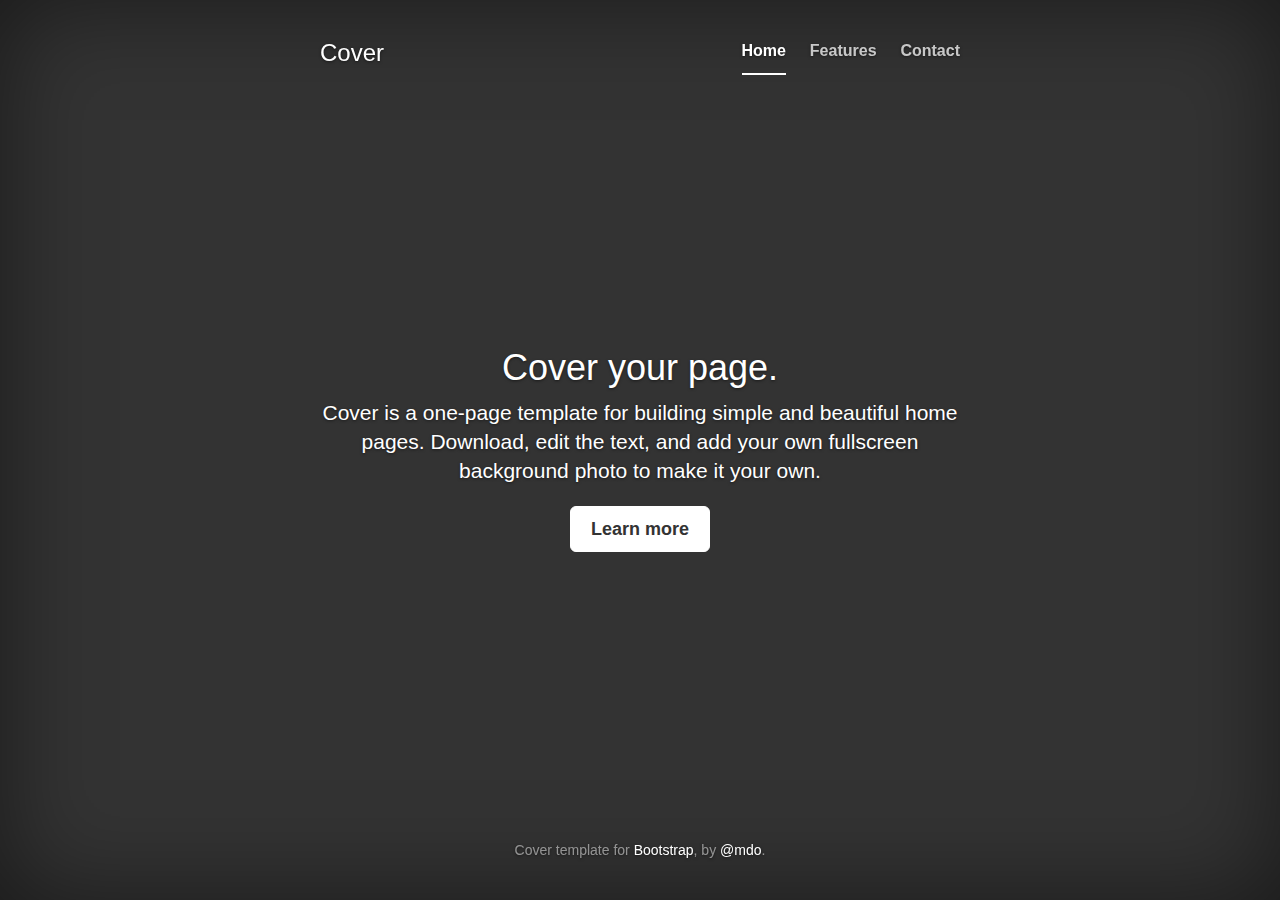
<file: Bootstrap-3-Offline-Docs/examples/cover/index.html>
<!DOCTYPE html>
<html lang="en">
  <head>
    <meta charset="utf-8">
    <meta http-equiv="X-UA-Compatible" content="IE=edge">
    <meta name="viewport" content="width=device-width, initial-scale=1">
    <!-- The above 3 meta tags *must* come first in the head; any other head content must come *after* these tags -->
    <meta name="description" content="">
    <meta name="author" content="">
    <link rel="icon" href="../../favicon.ico">

    <title>Cover Template for Bootstrap</title>

    <!-- Bootstrap core CSS -->
    <link href="../../dist/css/bootstrap.min.css" rel="stylesheet">

    <!-- Custom styles for this template -->
    <link href="cover.css" rel="stylesheet">

    <!-- Just for debugging purposes. Don't actually copy these 2 lines! -->
    <!--[if lt IE 9]><script src="../../assets/js/ie8-responsive-file-warning.js"></script><![endif]-->
    <script src="../../assets/js/ie-emulation-modes-warning.js"></script>

    <!-- HTML5 shim and Respond.js for IE8 support of HTML5 elements and media queries -->
    <!--[if lt IE 9]>
      <script src="https://oss.maxcdn.com/html5shiv/3.7.2/html5shiv.min.js"></script>
      <script src="https://oss.maxcdn.com/respond/1.4.2/respond.min.js"></script>
    <![endif]-->
  </head>

  <body>

    <div class="site-wrapper">

      <div class="site-wrapper-inner">

        <div class="cover-container">

          <div class="masthead clearfix">
            <div class="inner">
              <h3 class="masthead-brand">Cover</h3>
              <nav>
                <ul class="nav masthead-nav">
                  <li class="active"><a href="#">Home</a></li>
                  <li><a href="#">Features</a></li>
                  <li><a href="#">Contact</a></li>
                </ul>
              </nav>
            </div>
          </div>

          <div class="inner cover">
            <h1 class="cover-heading">Cover your page.</h1>
            <p class="lead">Cover is a one-page template for building simple and beautiful home pages. Download, edit the text, and add your own fullscreen background photo to make it your own.</p>
            <p class="lead">
              <a href="#" class="btn btn-lg btn-default">Learn more</a>
            </p>
          </div>

          <div class="mastfoot">
            <div class="inner">
              <p>Cover template for <a href="http://getbootstrap.com">Bootstrap</a>, by <a href="https://twitter.com/mdo">@mdo</a>.</p>
            </div>
          </div>

        </div>

      </div>

    </div>

    <!-- Bootstrap core JavaScript
    ================================================== -->
    <!-- Placed at the end of the document so the pages load faster -->
    <script src="https://ajax.googleapis.com/ajax/libs/jquery/1.11.3/jquery.min.js"></script>
    <script src="../../dist/js/bootstrap.min.js"></script>
    <!-- IE10 viewport hack for Surface/desktop Windows 8 bug -->
    <script src="../../assets/js/ie10-viewport-bug-workaround.js"></script>
  </body>
</html>
</file>
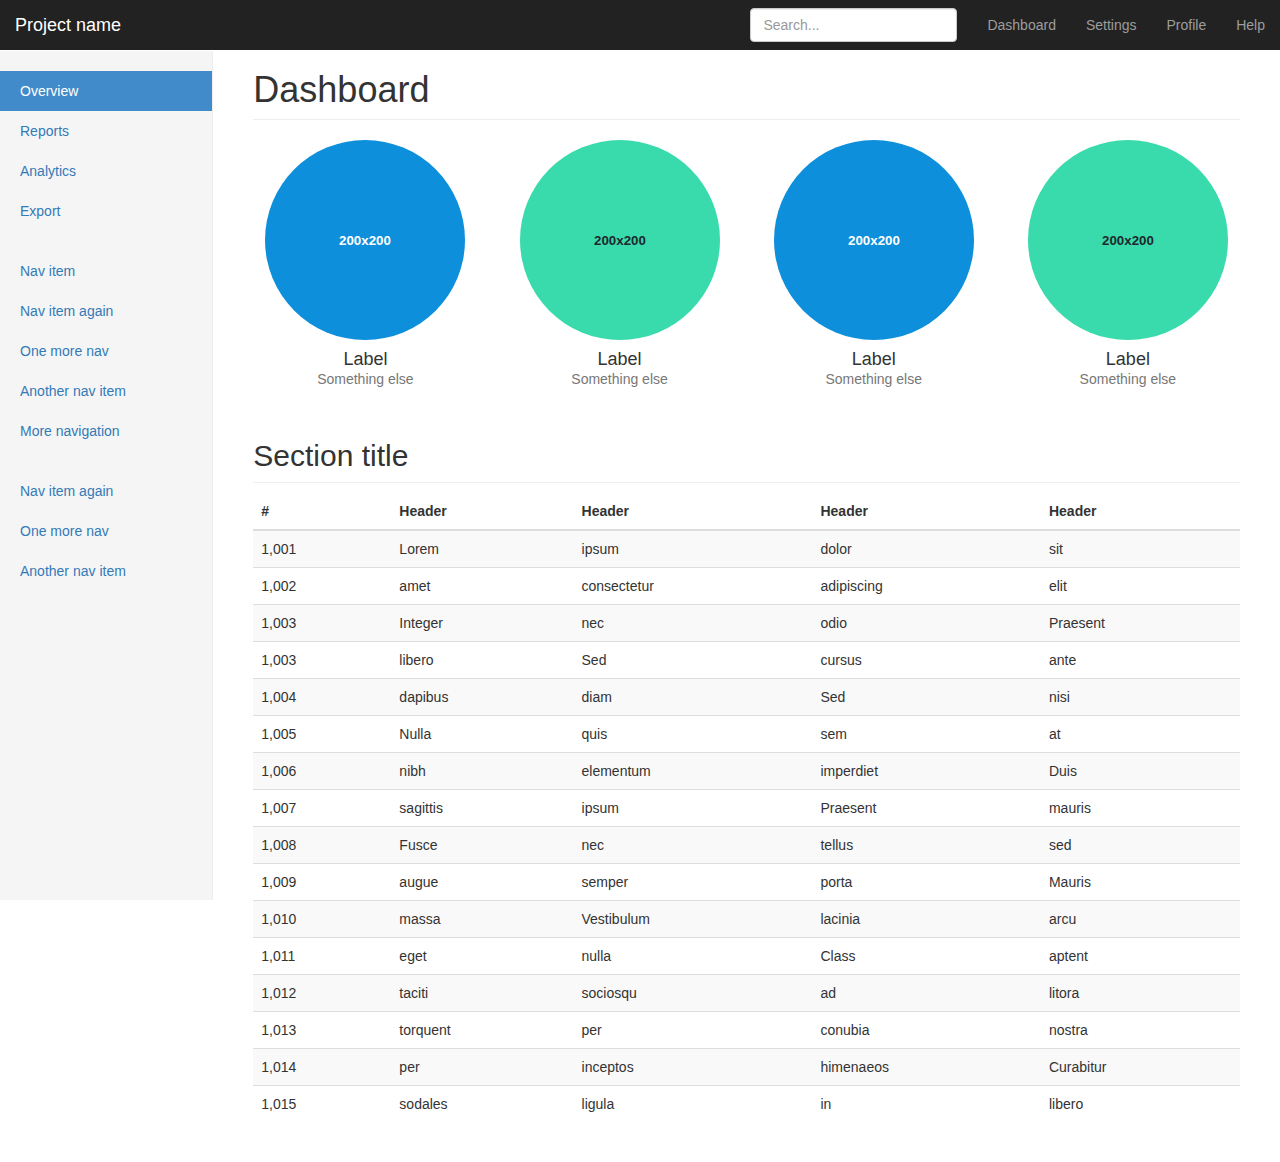
<file: Bootstrap-3-Offline-Docs/examples/dashboard/index.html>
<!DOCTYPE html>
<html lang="en">
  <head>
    <meta charset="utf-8">
    <meta http-equiv="X-UA-Compatible" content="IE=edge">
    <meta name="viewport" content="width=device-width, initial-scale=1">
    <!-- The above 3 meta tags *must* come first in the head; any other head content must come *after* these tags -->
    <meta name="description" content="">
    <meta name="author" content="">
    <link rel="icon" href="../../favicon.ico">

    <title>Dashboard Template for Bootstrap</title>

    <!-- Bootstrap core CSS -->
    <link href="../../dist/css/bootstrap.min.css" rel="stylesheet">

    <!-- Custom styles for this template -->
    <link href="dashboard.css" rel="stylesheet">

    <!-- Just for debugging purposes. Don't actually copy these 2 lines! -->
    <!--[if lt IE 9]><script src="../../assets/js/ie8-responsive-file-warning.js"></script><![endif]-->
    <script src="../../assets/js/ie-emulation-modes-warning.js"></script>

    <!-- HTML5 shim and Respond.js for IE8 support of HTML5 elements and media queries -->
    <!--[if lt IE 9]>
      <script src="https://oss.maxcdn.com/html5shiv/3.7.2/html5shiv.min.js"></script>
      <script src="https://oss.maxcdn.com/respond/1.4.2/respond.min.js"></script>
    <![endif]-->
  </head>

  <body>

    <nav class="navbar navbar-inverse navbar-fixed-top">
      <div class="container-fluid">
        <div class="navbar-header">
          <button type="button" class="navbar-toggle collapsed" data-toggle="collapse" data-target="#navbar" aria-expanded="false" aria-controls="navbar">
            <span class="sr-only">Toggle navigation</span>
            <span class="icon-bar"></span>
            <span class="icon-bar"></span>
            <span class="icon-bar"></span>
          </button>
          <a class="navbar-brand" href="#">Project name</a>
        </div>
        <div id="navbar" class="navbar-collapse collapse">
          <ul class="nav navbar-nav navbar-right">
            <li><a href="#">Dashboard</a></li>
            <li><a href="#">Settings</a></li>
            <li><a href="#">Profile</a></li>
            <li><a href="#">Help</a></li>
          </ul>
          <form class="navbar-form navbar-right">
            <input type="text" class="form-control" placeholder="Search...">
          </form>
        </div>
      </div>
    </nav>

    <div class="container-fluid">
      <div class="row">
        <div class="col-sm-3 col-md-2 sidebar">
          <ul class="nav nav-sidebar">
            <li class="active"><a href="#">Overview <span class="sr-only">(current)</span></a></li>
            <li><a href="#">Reports</a></li>
            <li><a href="#">Analytics</a></li>
            <li><a href="#">Export</a></li>
          </ul>
          <ul class="nav nav-sidebar">
            <li><a href="">Nav item</a></li>
            <li><a href="">Nav item again</a></li>
            <li><a href="">One more nav</a></li>
            <li><a href="">Another nav item</a></li>
            <li><a href="">More navigation</a></li>
          </ul>
          <ul class="nav nav-sidebar">
            <li><a href="">Nav item again</a></li>
            <li><a href="">One more nav</a></li>
            <li><a href="">Another nav item</a></li>
          </ul>
        </div>
        <div class="col-sm-9 col-sm-offset-3 col-md-10 col-md-offset-2 main">
          <h1 class="page-header">Dashboard</h1>

          <div class="row placeholders">
            <div class="col-xs-6 col-sm-3 placeholder">
              <img data-src="holder.js/200x200/auto/sky" class="img-responsive" alt="Generic placeholder thumbnail">
              <h4>Label</h4>
              <span class="text-muted">Something else</span>
            </div>
            <div class="col-xs-6 col-sm-3 placeholder">
              <img data-src="holder.js/200x200/auto/vine" class="img-responsive" alt="Generic placeholder thumbnail">
              <h4>Label</h4>
              <span class="text-muted">Something else</span>
            </div>
            <div class="col-xs-6 col-sm-3 placeholder">
              <img data-src="holder.js/200x200/auto/sky" class="img-responsive" alt="Generic placeholder thumbnail">
              <h4>Label</h4>
              <span class="text-muted">Something else</span>
            </div>
            <div class="col-xs-6 col-sm-3 placeholder">
              <img data-src="holder.js/200x200/auto/vine" class="img-responsive" alt="Generic placeholder thumbnail">
              <h4>Label</h4>
              <span class="text-muted">Something else</span>
            </div>
          </div>

          <h2 class="sub-header">Section title</h2>
          <div class="table-responsive">
            <table class="table table-striped">
              <thead>
                <tr>
                  <th>#</th>
                  <th>Header</th>
                  <th>Header</th>
                  <th>Header</th>
                  <th>Header</th>
                </tr>
              </thead>
              <tbody>
                <tr>
                  <td>1,001</td>
                  <td>Lorem</td>
                  <td>ipsum</td>
                  <td>dolor</td>
                  <td>sit</td>
                </tr>
                <tr>
                  <td>1,002</td>
                  <td>amet</td>
                  <td>consectetur</td>
                  <td>adipiscing</td>
                  <td>elit</td>
                </tr>
                <tr>
                  <td>1,003</td>
                  <td>Integer</td>
                  <td>nec</td>
                  <td>odio</td>
                  <td>Praesent</td>
                </tr>
                <tr>
                  <td>1,003</td>
                  <td>libero</td>
                  <td>Sed</td>
                  <td>cursus</td>
                  <td>ante</td>
                </tr>
                <tr>
                  <td>1,004</td>
                  <td>dapibus</td>
                  <td>diam</td>
                  <td>Sed</td>
                  <td>nisi</td>
                </tr>
                <tr>
                  <td>1,005</td>
                  <td>Nulla</td>
                  <td>quis</td>
                  <td>sem</td>
                  <td>at</td>
                </tr>
                <tr>
                  <td>1,006</td>
                  <td>nibh</td>
                  <td>elementum</td>
                  <td>imperdiet</td>
                  <td>Duis</td>
                </tr>
                <tr>
                  <td>1,007</td>
                  <td>sagittis</td>
                  <td>ipsum</td>
                  <td>Praesent</td>
                  <td>mauris</td>
                </tr>
                <tr>
                  <td>1,008</td>
                  <td>Fusce</td>
                  <td>nec</td>
                  <td>tellus</td>
                  <td>sed</td>
                </tr>
                <tr>
                  <td>1,009</td>
                  <td>augue</td>
                  <td>semper</td>
                  <td>porta</td>
                  <td>Mauris</td>
                </tr>
                <tr>
                  <td>1,010</td>
                  <td>massa</td>
                  <td>Vestibulum</td>
                  <td>lacinia</td>
                  <td>arcu</td>
                </tr>
                <tr>
                  <td>1,011</td>
                  <td>eget</td>
                  <td>nulla</td>
                  <td>Class</td>
                  <td>aptent</td>
                </tr>
                <tr>
                  <td>1,012</td>
                  <td>taciti</td>
                  <td>sociosqu</td>
                  <td>ad</td>
                  <td>litora</td>
                </tr>
                <tr>
                  <td>1,013</td>
                  <td>torquent</td>
                  <td>per</td>
                  <td>conubia</td>
                  <td>nostra</td>
                </tr>
                <tr>
                  <td>1,014</td>
                  <td>per</td>
                  <td>inceptos</td>
                  <td>himenaeos</td>
                  <td>Curabitur</td>
                </tr>
                <tr>
                  <td>1,015</td>
                  <td>sodales</td>
                  <td>ligula</td>
                  <td>in</td>
                  <td>libero</td>
                </tr>
              </tbody>
            </table>
          </div>
        </div>
      </div>
    </div>

    <!-- Bootstrap core JavaScript
    ================================================== -->
    <!-- Placed at the end of the document so the pages load faster -->
    <script src="https://ajax.googleapis.com/ajax/libs/jquery/1.11.3/jquery.min.js"></script>
    <script src="../../dist/js/bootstrap.min.js"></script>
    <!-- Just to make our placeholder images work. Don't actually copy the next line! -->
    <script src="../../assets/js/vendor/holder.min.js"></script>
    <!-- IE10 viewport hack for Surface/desktop Windows 8 bug -->
    <script src="../../assets/js/ie10-viewport-bug-workaround.js"></script>
  </body>
</html>
</file>
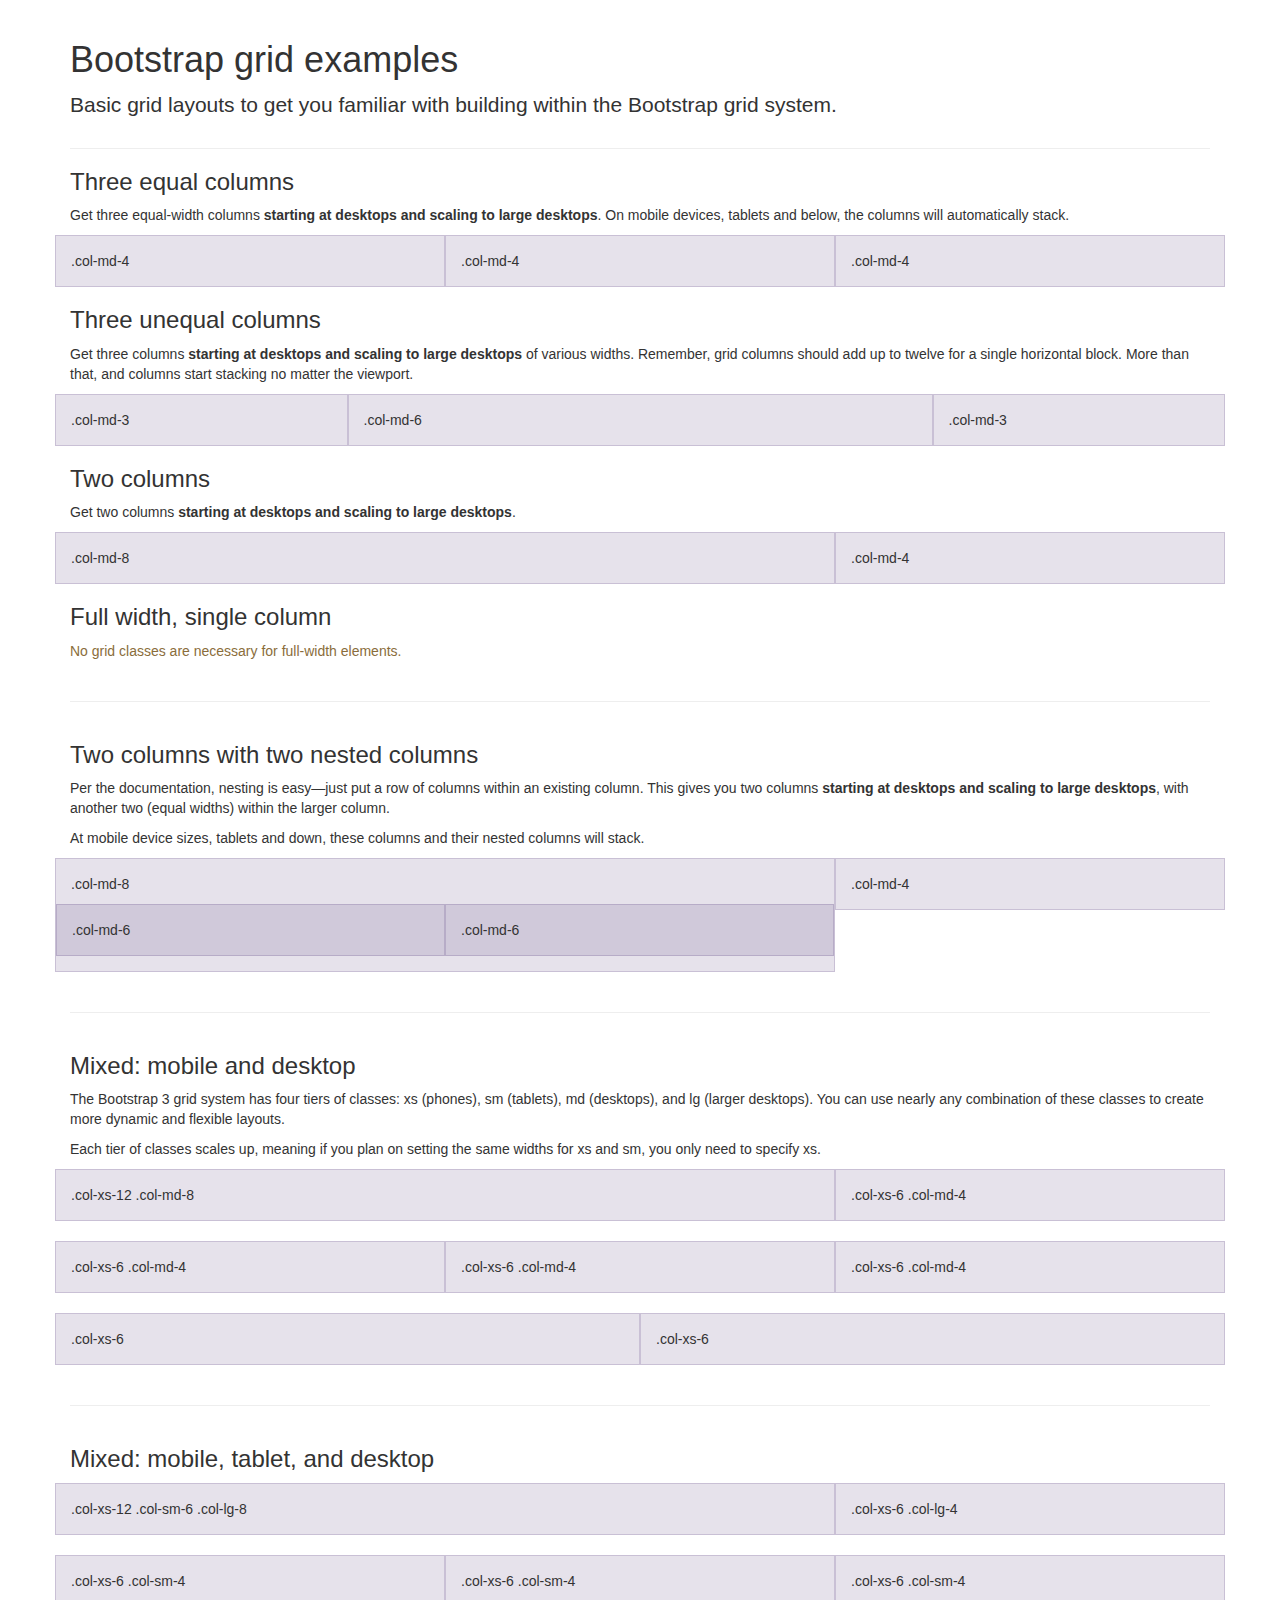
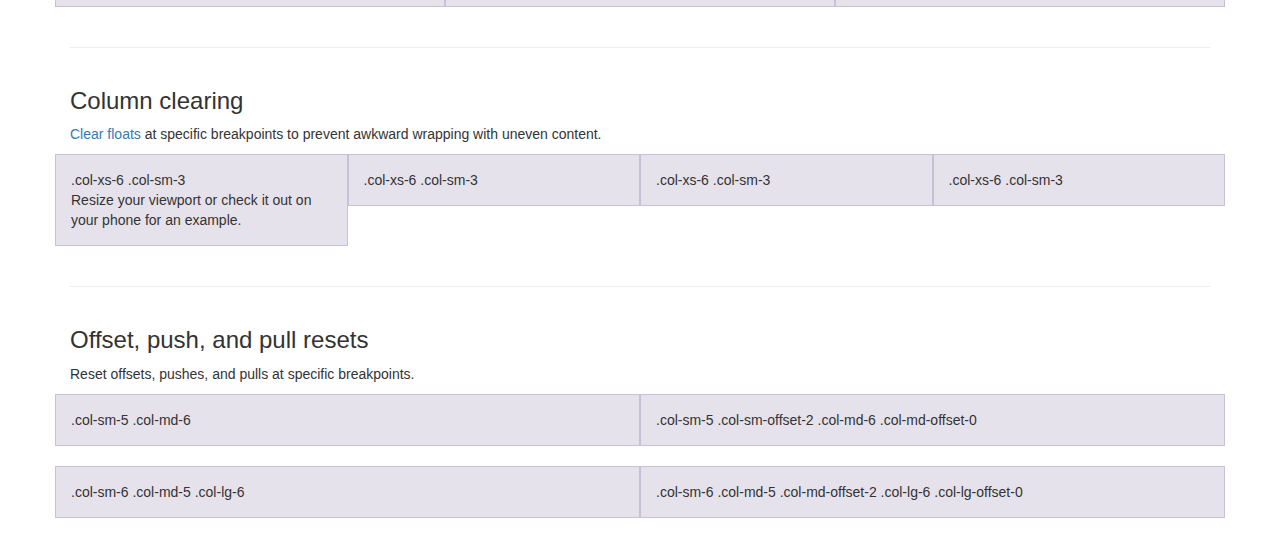
<file: Bootstrap-3-Offline-Docs/examples/grid/index.html>
<!DOCTYPE html>
<html lang="en">
  <head>
    <meta charset="utf-8">
    <meta http-equiv="X-UA-Compatible" content="IE=edge">
    <meta name="viewport" content="width=device-width, initial-scale=1">
    <!-- The above 3 meta tags *must* come first in the head; any other head content must come *after* these tags -->
    <meta name="description" content="">
    <meta name="author" content="">
    <link rel="icon" href="../../favicon.ico">

    <title>Grid Template for Bootstrap</title>

    <!-- Bootstrap core CSS -->
    <link href="../../dist/css/bootstrap.min.css" rel="stylesheet">

    <!-- Custom styles for this template -->
    <link href="grid.css" rel="stylesheet">

    <!-- Just for debugging purposes. Don't actually copy these 2 lines! -->
    <!--[if lt IE 9]><script src="../../assets/js/ie8-responsive-file-warning.js"></script><![endif]-->
    <script src="../../assets/js/ie-emulation-modes-warning.js"></script>

    <!-- HTML5 shim and Respond.js for IE8 support of HTML5 elements and media queries -->
    <!--[if lt IE 9]>
      <script src="https://oss.maxcdn.com/html5shiv/3.7.2/html5shiv.min.js"></script>
      <script src="https://oss.maxcdn.com/respond/1.4.2/respond.min.js"></script>
    <![endif]-->
  </head>

  <body>
    <div class="container">

      <div class="page-header">
        <h1>Bootstrap grid examples</h1>
        <p class="lead">Basic grid layouts to get you familiar with building within the Bootstrap grid system.</p>
      </div>

      <h3>Three equal columns</h3>
      <p>Get three equal-width columns <strong>starting at desktops and scaling to large desktops</strong>. On mobile devices, tablets and below, the columns will automatically stack.</p>
      <div class="row">
        <div class="col-md-4">.col-md-4</div>
        <div class="col-md-4">.col-md-4</div>
        <div class="col-md-4">.col-md-4</div>
      </div>

      <h3>Three unequal columns</h3>
      <p>Get three columns <strong>starting at desktops and scaling to large desktops</strong> of various widths. Remember, grid columns should add up to twelve for a single horizontal block. More than that, and columns start stacking no matter the viewport.</p>
      <div class="row">
        <div class="col-md-3">.col-md-3</div>
        <div class="col-md-6">.col-md-6</div>
        <div class="col-md-3">.col-md-3</div>
      </div>

      <h3>Two columns</h3>
      <p>Get two columns <strong>starting at desktops and scaling to large desktops</strong>.</p>
      <div class="row">
        <div class="col-md-8">.col-md-8</div>
        <div class="col-md-4">.col-md-4</div>
      </div>

      <h3>Full width, single column</h3>
      <p class="text-warning">No grid classes are necessary for full-width elements.</p>

      <hr>

      <h3>Two columns with two nested columns</h3>
      <p>Per the documentation, nesting is easy—just put a row of columns within an existing column. This gives you two columns <strong>starting at desktops and scaling to large desktops</strong>, with another two (equal widths) within the larger column.</p>
      <p>At mobile device sizes, tablets and down, these columns and their nested columns will stack.</p>
      <div class="row">
        <div class="col-md-8">
          .col-md-8
          <div class="row">
            <div class="col-md-6">.col-md-6</div>
            <div class="col-md-6">.col-md-6</div>
          </div>
        </div>
        <div class="col-md-4">.col-md-4</div>
      </div>

      <hr>

      <h3>Mixed: mobile and desktop</h3>
      <p>The Bootstrap 3 grid system has four tiers of classes: xs (phones), sm (tablets), md (desktops), and lg (larger desktops). You can use nearly any combination of these classes to create more dynamic and flexible layouts.</p>
      <p>Each tier of classes scales up, meaning if you plan on setting the same widths for xs and sm, you only need to specify xs.</p>
      <div class="row">
        <div class="col-xs-12 col-md-8">.col-xs-12 .col-md-8</div>
        <div class="col-xs-6 col-md-4">.col-xs-6 .col-md-4</div>
      </div>
      <div class="row">
        <div class="col-xs-6 col-md-4">.col-xs-6 .col-md-4</div>
        <div class="col-xs-6 col-md-4">.col-xs-6 .col-md-4</div>
        <div class="col-xs-6 col-md-4">.col-xs-6 .col-md-4</div>
      </div>
      <div class="row">
        <div class="col-xs-6">.col-xs-6</div>
        <div class="col-xs-6">.col-xs-6</div>
      </div>

      <hr>

      <h3>Mixed: mobile, tablet, and desktop</h3>
      <p></p>
      <div class="row">
        <div class="col-xs-12 col-sm-6 col-lg-8">.col-xs-12 .col-sm-6 .col-lg-8</div>
        <div class="col-xs-6 col-lg-4">.col-xs-6 .col-lg-4</div>
      </div>
      <div class="row">
        <div class="col-xs-6 col-sm-4">.col-xs-6 .col-sm-4</div>
        <div class="col-xs-6 col-sm-4">.col-xs-6 .col-sm-4</div>
        <div class="col-xs-6 col-sm-4">.col-xs-6 .col-sm-4</div>
      </div>

      <hr>

      <h3>Column clearing</h3>
      <p><a href="http://getbootstrap.com/css/#grid-responsive-resets">Clear floats</a> at specific breakpoints to prevent awkward wrapping with uneven content.</p>
      <div class="row">
        <div class="col-xs-6 col-sm-3">
          .col-xs-6 .col-sm-3
          <br>
          Resize your viewport or check it out on your phone for an example.
        </div>
        <div class="col-xs-6 col-sm-3">.col-xs-6 .col-sm-3</div>

        <!-- Add the extra clearfix for only the required viewport -->
        <div class="clearfix visible-xs"></div>

        <div class="col-xs-6 col-sm-3">.col-xs-6 .col-sm-3</div>
        <div class="col-xs-6 col-sm-3">.col-xs-6 .col-sm-3</div>
      </div>

      <hr>

      <h3>Offset, push, and pull resets</h3>
      <p>Reset offsets, pushes, and pulls at specific breakpoints.</p>
      <div class="row">
        <div class="col-sm-5 col-md-6">.col-sm-5 .col-md-6</div>
        <div class="col-sm-5 col-sm-offset-2 col-md-6 col-md-offset-0">.col-sm-5 .col-sm-offset-2 .col-md-6 .col-md-offset-0</div>
      </div>
      <div class="row">
        <div class="col-sm-6 col-md-5 col-lg-6">.col-sm-6 .col-md-5 .col-lg-6</div>
        <div class="col-sm-6 col-md-5 col-md-offset-2 col-lg-6 col-lg-offset-0">.col-sm-6 .col-md-5 .col-md-offset-2 .col-lg-6 .col-lg-offset-0</div>
      </div>


    </div> <!-- /container -->


    <!-- IE10 viewport hack for Surface/desktop Windows 8 bug -->
    <script src="../../assets/js/ie10-viewport-bug-workaround.js"></script>
  </body>
</html>
</file>
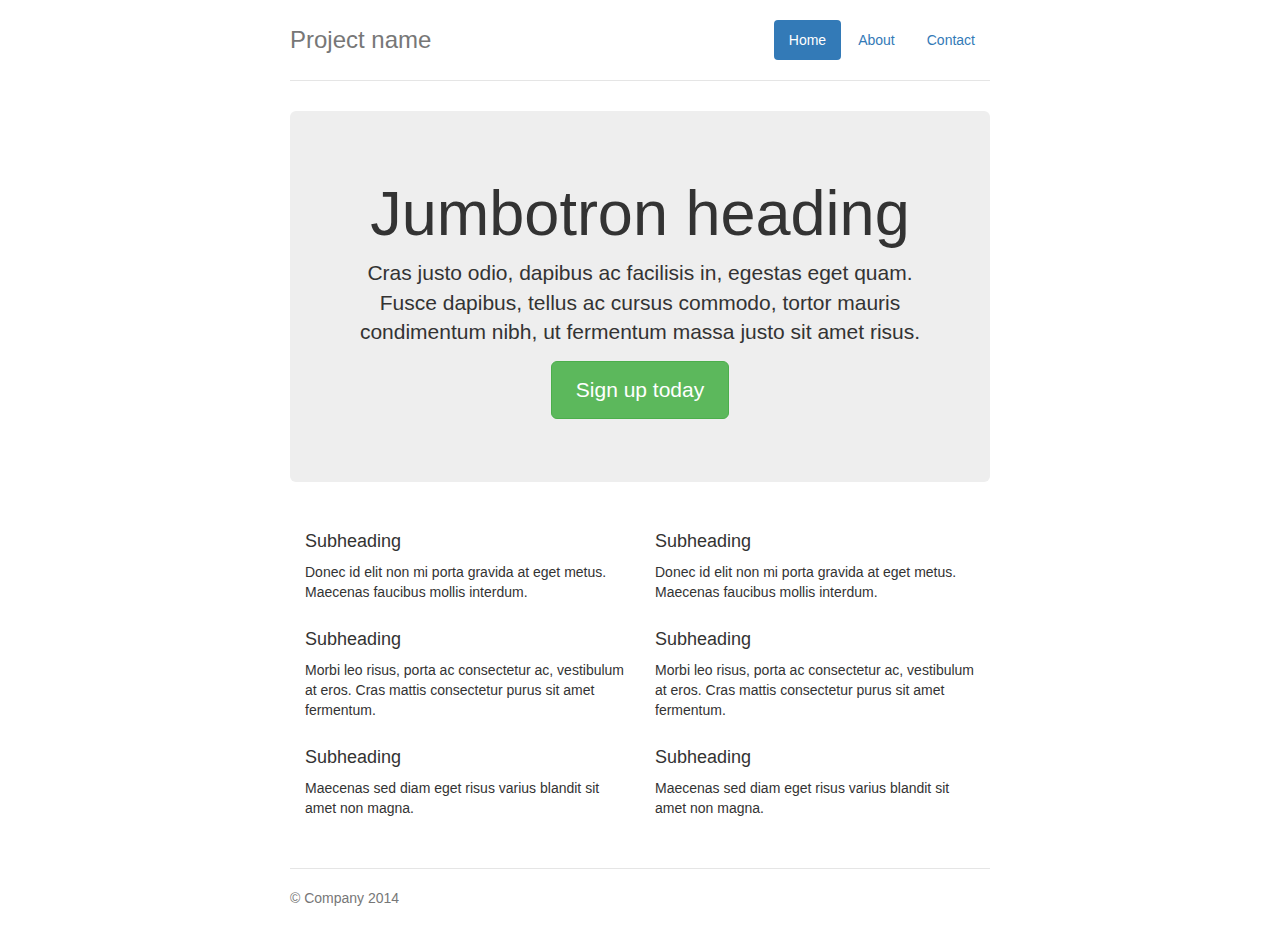
<file: Bootstrap-3-Offline-Docs/examples/jumbotron-narrow/index.html>
<!DOCTYPE html>
<html lang="en">
  <head>
    <meta charset="utf-8">
    <meta http-equiv="X-UA-Compatible" content="IE=edge">
    <meta name="viewport" content="width=device-width, initial-scale=1">
    <!-- The above 3 meta tags *must* come first in the head; any other head content must come *after* these tags -->
    <meta name="description" content="">
    <meta name="author" content="">
    <link rel="icon" href="../../favicon.ico">

    <title>Narrow Jumbotron Template for Bootstrap</title>

    <!-- Bootstrap core CSS -->
    <link href="../../dist/css/bootstrap.min.css" rel="stylesheet">

    <!-- Custom styles for this template -->
    <link href="jumbotron-narrow.css" rel="stylesheet">

    <!-- Just for debugging purposes. Don't actually copy these 2 lines! -->
    <!--[if lt IE 9]><script src="../../assets/js/ie8-responsive-file-warning.js"></script><![endif]-->
    <script src="../../assets/js/ie-emulation-modes-warning.js"></script>

    <!-- HTML5 shim and Respond.js for IE8 support of HTML5 elements and media queries -->
    <!--[if lt IE 9]>
      <script src="https://oss.maxcdn.com/html5shiv/3.7.2/html5shiv.min.js"></script>
      <script src="https://oss.maxcdn.com/respond/1.4.2/respond.min.js"></script>
    <![endif]-->
  </head>

  <body>

    <div class="container">
      <div class="header clearfix">
        <nav>
          <ul class="nav nav-pills pull-right">
            <li role="presentation" class="active"><a href="#">Home</a></li>
            <li role="presentation"><a href="#">About</a></li>
            <li role="presentation"><a href="#">Contact</a></li>
          </ul>
        </nav>
        <h3 class="text-muted">Project name</h3>
      </div>

      <div class="jumbotron">
        <h1>Jumbotron heading</h1>
        <p class="lead">Cras justo odio, dapibus ac facilisis in, egestas eget quam. Fusce dapibus, tellus ac cursus commodo, tortor mauris condimentum nibh, ut fermentum massa justo sit amet risus.</p>
        <p><a class="btn btn-lg btn-success" href="#" role="button">Sign up today</a></p>
      </div>

      <div class="row marketing">
        <div class="col-lg-6">
          <h4>Subheading</h4>
          <p>Donec id elit non mi porta gravida at eget metus. Maecenas faucibus mollis interdum.</p>

          <h4>Subheading</h4>
          <p>Morbi leo risus, porta ac consectetur ac, vestibulum at eros. Cras mattis consectetur purus sit amet fermentum.</p>

          <h4>Subheading</h4>
          <p>Maecenas sed diam eget risus varius blandit sit amet non magna.</p>
        </div>

        <div class="col-lg-6">
          <h4>Subheading</h4>
          <p>Donec id elit non mi porta gravida at eget metus. Maecenas faucibus mollis interdum.</p>

          <h4>Subheading</h4>
          <p>Morbi leo risus, porta ac consectetur ac, vestibulum at eros. Cras mattis consectetur purus sit amet fermentum.</p>

          <h4>Subheading</h4>
          <p>Maecenas sed diam eget risus varius blandit sit amet non magna.</p>
        </div>
      </div>

      <footer class="footer">
        <p>&copy; Company 2014</p>
      </footer>

    </div> <!-- /container -->


    <!-- IE10 viewport hack for Surface/desktop Windows 8 bug -->
    <script src="../../assets/js/ie10-viewport-bug-workaround.js"></script>
  </body>
</html>
</file>
<file: Bootstrap-3-Offline-Docs/assets/css/src/pygments-manni.css>
.hll { background-color: #ffffcc }
 /*{ background: #f0f3f3; }*/
.c { color: #999; } /* Comment */
.err { color: #AA0000; background-color: #FFAAAA } /* Error */
.k { color: #006699; } /* Keyword */
.o { color: #555555 } /* Operator */
.cm { color: #999; } /* Comment.Multiline */ /* Edited to remove italics and make into comment */
.cp { color: #009999 } /* Comment.Preproc */
.c1 { color: #999; } /* Comment.Single */
.cs { color: #999; } /* Comment.Special */
.gd { background-color: #FFCCCC; border: 1px solid #CC0000 } /* Generic.Deleted */
.ge { font-style: italic } /* Generic.Emph */
.gr { color: #FF0000 } /* Generic.Error */
.gh { color: #003300; } /* Generic.Heading */
.gi { background-color: #CCFFCC; border: 1px solid #00CC00 } /* Generic.Inserted */
.go { color: #AAAAAA } /* Generic.Output */
.gp { color: #000099; } /* Generic.Prompt */
.gs { } /* Generic.Strong */
.gu { color: #003300; } /* Generic.Subheading */
.gt { color: #99CC66 } /* Generic.Traceback */
.kc { color: #006699; } /* Keyword.Constant */
.kd { color: #006699; } /* Keyword.Declaration */
.kn { color: #006699; } /* Keyword.Namespace */
.kp { color: #006699 } /* Keyword.Pseudo */
.kr { color: #006699; } /* Keyword.Reserved */
.kt { color: #007788; } /* Keyword.Type */
.m { color: #FF6600 } /* Literal.Number */
.s { color: #d44950 } /* Literal.String */
.na { color: #4f9fcf } /* Name.Attribute */
.nb { color: #336666 } /* Name.Builtin */
.nc { color: #00AA88; } /* Name.Class */
.no { color: #336600 } /* Name.Constant */
.nd { color: #9999FF } /* Name.Decorator */
.ni { color: #999999; } /* Name.Entity */
.ne { color: #CC0000; } /* Name.Exception */
.nf { color: #CC00FF } /* Name.Function */
.nl { color: #9999FF } /* Name.Label */
.nn { color: #00CCFF; } /* Name.Namespace */
.nt { color: #2f6f9f; } /* Name.Tag */
.nv { color: #003333 } /* Name.Variable */
.ow { color: #000000; } /* Operator.Word */
.w { color: #bbbbbb } /* Text.Whitespace */
.mf { color: #FF6600 } /* Literal.Number.Float */
.mh { color: #FF6600 } /* Literal.Number.Hex */
.mi { color: #FF6600 } /* Literal.Number.Integer */
.mo { color: #FF6600 } /* Literal.Number.Oct */
.sb { color: #CC3300 } /* Literal.String.Backtick */
.sc { color: #CC3300 } /* Literal.String.Char */
.sd { color: #CC3300; font-style: italic } /* Literal.String.Doc */
.s2 { color: #CC3300 } /* Literal.String.Double */
.se { color: #CC3300; } /* Literal.String.Escape */
.sh { color: #CC3300 } /* Literal.String.Heredoc */
.si { color: #AA0000 } /* Literal.String.Interpol */
.sx { color: #CC3300 } /* Literal.String.Other */
.sr { color: #33AAAA } /* Literal.String.Regex */
.s1 { color: #CC3300 } /* Literal.String.Single */
.ss { color: #FFCC33 } /* Literal.String.Symbol */
.bp { color: #336666 } /* Name.Builtin.Pseudo */
.vc { color: #003333 } /* Name.Variable.Class */
.vg { color: #003333 } /* Name.Variable.Global */
.vi { color: #003333 } /* Name.Variable.Instance */
.il { color: #FF6600 } /* Literal.Number.Integer.Long */

.css .o,
.css .o + .nt,
.css .nt + .nt { color: #999; }
</file>
<file: Bootstrap-3-Offline-Docs/examples/blog/blog.css>
/*
 * Globals
 */

body {
  font-family: Georgia, "Times New Roman", Times, serif;
  color: #555;
}

h1, .h1,
h2, .h2,
h3, .h3,
h4, .h4,
h5, .h5,
h6, .h6 {
  margin-top: 0;
  font-family: "Helvetica Neue", Helvetica, Arial, sans-serif;
  font-weight: normal;
  color: #333;
}


/*
 * Override Bootstrap's default container.
 */

@media (min-width: 1200px) {
  .container {
    width: 970px;
  }
}


/*
 * Masthead for nav
 */

.blog-masthead {
  background-color: #428bca;
  -webkit-box-shadow: inset 0 -2px 5px rgba(0,0,0,.1);
          box-shadow: inset 0 -2px 5px rgba(0,0,0,.1);
}

/* Nav links */
.blog-nav-item {
  position: relative;
  display: inline-block;
  padding: 10px;
  font-weight: 500;
  color: #cdddeb;
}
.blog-nav-item:hover,
.blog-nav-item:focus {
  color: #fff;
  text-decoration: none;
}

/* Active state gets a caret at the bottom */
.blog-nav .active {
  color: #fff;
}
.blog-nav .active:after {
  position: absolute;
  bottom: 0;
  left: 50%;
  width: 0;
  height: 0;
  margin-left: -5px;
  vertical-align: middle;
  content: " ";
  border-right: 5px solid transparent;
  border-bottom: 5px solid;
  border-left: 5px solid transparent;
}


/*
 * Blog name and description
 */

.blog-header {
  padding-top: 20px;
  padding-bottom: 20px;
}
.blog-title {
  margin-top: 30px;
  margin-bottom: 0;
  font-size: 60px;
  font-weight: normal;
}
.blog-description {
  font-size: 20px;
  color: #999;
}


/*
 * Main column and sidebar layout
 */

.blog-main {
  font-size: 18px;
  line-height: 1.5;
}

/* Sidebar modules for boxing content */
.sidebar-module {
  padding: 15px;
  margin: 0 -15px 15px;
}
.sidebar-module-inset {
  padding: 15px;
  background-color: #f5f5f5;
  border-radius: 4px;
}
.sidebar-module-inset p:last-child,
.sidebar-module-inset ul:last-child,
.sidebar-module-inset ol:last-child {
  margin-bottom: 0;
}


/* Pagination */
.pager {
  margin-bottom: 60px;
  text-align: left;
}
.pager > li > a {
  width: 140px;
  padding: 10px 20px;
  text-align: center;
  border-radius: 30px;
}


/*
 * Blog posts
 */

.blog-post {
  margin-bottom: 60px;
}
.blog-post-title {
  margin-bottom: 5px;
  font-size: 40px;
}
.blog-post-meta {
  margin-bottom: 20px;
  color: #999;
}


/*
 * Footer
 */

.blog-footer {
  padding: 40px 0;
  color: #999;
  text-align: center;
  background-color: #f9f9f9;
  border-top: 1px solid #e5e5e5;
}
.blog-footer p:last-child {
  margin-bottom: 0;
}
</file>
<file: Bootstrap-3-Offline-Docs/examples/carousel/carousel.css>
/* GLOBAL STYLES
-------------------------------------------------- */
/* Padding below the footer and lighter body text */

body {
  padding-bottom: 40px;
  color: #5a5a5a;
}


/* CUSTOMIZE THE NAVBAR
-------------------------------------------------- */

/* Special class on .container surrounding .navbar, used for positioning it into place. */
.navbar-wrapper {
  position: absolute;
  top: 0;
  right: 0;
  left: 0;
  z-index: 20;
}

/* Flip around the padding for proper display in narrow viewports */
.navbar-wrapper > .container {
  padding-right: 0;
  padding-left: 0;
}
.navbar-wrapper .navbar {
  padding-right: 15px;
  padding-left: 15px;
}
.navbar-wrapper .navbar .container {
  width: auto;
}


/* CUSTOMIZE THE CAROUSEL
-------------------------------------------------- */

/* Carousel base class */
.carousel {
  height: 500px;
  margin-bottom: 60px;
}
/* Since positioning the image, we need to help out the caption */
.carousel-caption {
  z-index: 10;
}

/* Declare heights because of positioning of img element */
.carousel .item {
  height: 500px;
  background-color: #777;
}
.carousel-inner > .item > img {
  position: absolute;
  top: 0;
  left: 0;
  min-width: 100%;
  height: 500px;
}


/* MARKETING CONTENT
-------------------------------------------------- */

/* Center align the text within the three columns below the carousel */
.marketing .col-lg-4 {
  margin-bottom: 20px;
  text-align: center;
}
.marketing h2 {
  font-weight: normal;
}
.marketing .col-lg-4 p {
  margin-right: 10px;
  margin-left: 10px;
}


/* Featurettes
------------------------- */

.featurette-divider {
  margin: 80px 0; /* Space out the Bootstrap <hr> more */
}

/* Thin out the marketing headings */
.featurette-heading {
  font-weight: 300;
  line-height: 1;
  letter-spacing: -1px;
}


/* RESPONSIVE CSS
-------------------------------------------------- */

@media (min-width: 768px) {
  /* Navbar positioning foo */
  .navbar-wrapper {
    margin-top: 20px;
  }
  .navbar-wrapper .container {
    padding-right: 15px;
    padding-left: 15px;
  }
  .navbar-wrapper .navbar {
    padding-right: 0;
    padding-left: 0;
  }

  /* The navbar becomes detached from the top, so we round the corners */
  .navbar-wrapper .navbar {
    border-radius: 4px;
  }

  /* Bump up size of carousel content */
  .carousel-caption p {
    margin-bottom: 20px;
    font-size: 21px;
    line-height: 1.4;
  }

  .featurette-heading {
    font-size: 50px;
  }
}

@media (min-width: 992px) {
  .featurette-heading {
    margin-top: 120px;
  }
}
</file>
<file: Bootstrap-3-Offline-Docs/examples/cover/cover.css>
/*
 * Globals
 */

/* Links */
a,
a:focus,
a:hover {
  color: #fff;
}

/* Custom default button */
.btn-default,
.btn-default:hover,
.btn-default:focus {
  color: #333;
  text-shadow: none; /* Prevent inheritence from `body` */
  background-color: #fff;
  border: 1px solid #fff;
}


/*
 * Base structure
 */

html,
body {
  height: 100%;
  background-color: #333;
}
body {
  color: #fff;
  text-align: center;
  text-shadow: 0 1px 3px rgba(0,0,0,.5);
}

/* Extra markup and styles for table-esque vertical and horizontal centering */
.site-wrapper {
  display: table;
  width: 100%;
  height: 100%; /* For at least Firefox */
  min-height: 100%;
  -webkit-box-shadow: inset 0 0 100px rgba(0,0,0,.5);
          box-shadow: inset 0 0 100px rgba(0,0,0,.5);
}
.site-wrapper-inner {
  display: table-cell;
  vertical-align: top;
}
.cover-container {
  margin-right: auto;
  margin-left: auto;
}

/* Padding for spacing */
.inner {
  padding: 30px;
}


/*
 * Header
 */
.masthead-brand {
  margin-top: 10px;
  margin-bottom: 10px;
}

.masthead-nav > li {
  display: inline-block;
}
.masthead-nav > li + li {
  margin-left: 20px;
}
.masthead-nav > li > a {
  padding-right: 0;
  padding-left: 0;
  font-size: 16px;
  font-weight: bold;
  color: #fff; /* IE8 proofing */
  color: rgba(255,255,255,.75);
  border-bottom: 2px solid transparent;
}
.masthead-nav > li > a:hover,
.masthead-nav > li > a:focus {
  background-color: transparent;
  border-bottom-color: #a9a9a9;
  border-bottom-color: rgba(255,255,255,.25);
}
.masthead-nav > .active > a,
.masthead-nav > .active > a:hover,
.masthead-nav > .active > a:focus {
  color: #fff;
  border-bottom-color: #fff;
}

@media (min-width: 768px) {
  .masthead-brand {
    float: left;
  }
  .masthead-nav {
    float: right;
  }
}


/*
 * Cover
 */

.cover {
  padding: 0 20px;
}
.cover .btn-lg {
  padding: 10px 20px;
  font-weight: bold;
}


/*
 * Footer
 */

.mastfoot {
  color: #999; /* IE8 proofing */
  color: rgba(255,255,255,.5);
}


/*
 * Affix and center
 */

@media (min-width: 768px) {
  /* Pull out the header and footer */
  .masthead {
    position: fixed;
    top: 0;
  }
  .mastfoot {
    position: fixed;
    bottom: 0;
  }
  /* Start the vertical centering */
  .site-wrapper-inner {
    vertical-align: middle;
  }
  /* Handle the widths */
  .masthead,
  .mastfoot,
  .cover-container {
    width: 100%; /* Must be percentage or pixels for horizontal alignment */
  }
}

@media (min-width: 992px) {
  .masthead,
  .mastfoot,
  .cover-container {
    width: 700px;
  }
}
</file>
<file: Bootstrap-3-Offline-Docs/examples/dashboard/dashboard.css>
/*
 * Base structure
 */

/* Move down content because we have a fixed navbar that is 50px tall */
body {
  padding-top: 50px;
}


/*
 * Global add-ons
 */

.sub-header {
  padding-bottom: 10px;
  border-bottom: 1px solid #eee;
}

/*
 * Top navigation
 * Hide default border to remove 1px line.
 */
.navbar-fixed-top {
  border: 0;
}

/*
 * Sidebar
 */

/* Hide for mobile, show later */
.sidebar {
  display: none;
}
@media (min-width: 768px) {
  .sidebar {
    position: fixed;
    top: 51px;
    bottom: 0;
    left: 0;
    z-index: 1000;
    display: block;
    padding: 20px;
    overflow-x: hidden;
    overflow-y: auto; /* Scrollable contents if viewport is shorter than content. */
    background-color: #f5f5f5;
    border-right: 1px solid #eee;
  }
}

/* Sidebar navigation */
.nav-sidebar {
  margin-right: -21px; /* 20px padding + 1px border */
  margin-bottom: 20px;
  margin-left: -20px;
}
.nav-sidebar > li > a {
  padding-right: 20px;
  padding-left: 20px;
}
.nav-sidebar > .active > a,
.nav-sidebar > .active > a:hover,
.nav-sidebar > .active > a:focus {
  color: #fff;
  background-color: #428bca;
}


/*
 * Main content
 */

.main {
  padding: 20px;
}
@media (min-width: 768px) {
  .main {
    padding-right: 40px;
    padding-left: 40px;
  }
}
.main .page-header {
  margin-top: 0;
}


/*
 * Placeholder dashboard ideas
 */

.placeholders {
  margin-bottom: 30px;
  text-align: center;
}
.placeholders h4 {
  margin-bottom: 0;
}
.placeholder {
  margin-bottom: 20px;
}
.placeholder img {
  display: inline-block;
  border-radius: 50%;
}
</file>
<file: Bootstrap-3-Offline-Docs/examples/grid/grid.css>
h4 {
  margin-top: 25px;
}
.row {
  margin-bottom: 20px;
}
.row .row {
  margin-top: 10px;
  margin-bottom: 0;
}
[class*="col-"] {
  padding-top: 15px;
  padding-bottom: 15px;
  background-color: #eee;
  background-color: rgba(86,61,124,.15);
  border: 1px solid #ddd;
  border: 1px solid rgba(86,61,124,.2);
}

hr {
  margin-top: 40px;
  margin-bottom: 40px;
}
</file>
<file: Bootstrap-3-Offline-Docs/examples/jumbotron-narrow/jumbotron-narrow.css>
/* Space out content a bit */
body {
  padding-top: 20px;
  padding-bottom: 20px;
}

/* Everything but the jumbotron gets side spacing for mobile first views */
.header,
.marketing,
.footer {
  padding-right: 15px;
  padding-left: 15px;
}

/* Custom page header */
.header {
  padding-bottom: 20px;
  border-bottom: 1px solid #e5e5e5;
}
/* Make the masthead heading the same height as the navigation */
.header h3 {
  margin-top: 0;
  margin-bottom: 0;
  line-height: 40px;
}

/* Custom page footer */
.footer {
  padding-top: 19px;
  color: #777;
  border-top: 1px solid #e5e5e5;
}

/* Customize container */
@media (min-width: 768px) {
  .container {
    max-width: 730px;
  }
}
.container-narrow > hr {
  margin: 30px 0;
}

/* Main marketing message and sign up button */
.jumbotron {
  text-align: center;
  border-bottom: 1px solid #e5e5e5;
}
.jumbotron .btn {
  padding: 14px 24px;
  font-size: 21px;
}

/* Supporting marketing content */
.marketing {
  margin: 40px 0;
}
.marketing p + h4 {
  margin-top: 28px;
}

/* Responsive: Portrait tablets and up */
@media screen and (min-width: 768px) {
  /* Remove the padding we set earlier */
  .header,
  .marketing,
  .footer {
    padding-right: 0;
    padding-left: 0;
  }
  /* Space out the masthead */
  .header {
    margin-bottom: 30px;
  }
  /* Remove the bottom border on the jumbotron for visual effect */
  .jumbotron {
    border-bottom: 0;
  }
}
</file>
<file: Bootstrap-3-Offline-Docs/assets/css/src/docs.css>
/*!
 * Bootstrap Docs (http://getbootstrap.com)
 * Copyright 2011-2015 Twitter, Inc.
 * Licensed under the Creative Commons Attribution 3.0 Unported License. For
 * details, see https://creativecommons.org/licenses/by/3.0/.
 */


/*
 * Bootstrap Documentation
 * Special styles for presenting Bootstrap's documentation and code examples.
 */


/*
 * Scaffolding
 *
 * Update the basics of our documents to prep for docs content.
 */

body {
  position: relative; /* For scrollspy */
}

/* Keep code small in tables on account of limited space */
.table code {
  font-size: 13px;
  font-weight: normal;
}

/* Inline code within headings retain the heading's background-color */
h2 code,
h3 code,
h4 code {
  background-color: inherit;
}

/* Outline button for use within the docs */
.btn-outline {
  color: #563d7c;
  background-color: transparent;
  border-color: #563d7c;
}
.btn-outline:hover,
.btn-outline:focus,
.btn-outline:active {
  color: #fff;
  background-color: #563d7c;
  border-color: #563d7c;
}

/* Inverted outline button (white on dark) */
.btn-outline-inverse {
  color: #fff;
  background-color: transparent;
  border-color: #cdbfe3;
}
.btn-outline-inverse:hover,
.btn-outline-inverse:focus,
.btn-outline-inverse:active {
  color: #563d7c;
  text-shadow: none;
  background-color: #fff;
  border-color: #fff;
}

/* Bootstrap "B" icon */
.bs-docs-booticon {
  display: block;
  font-weight: 500;
  color: #fff;
  text-align: center;
  cursor: default;
  background-color: #563d7c;
  border-radius: 15%;
}
.bs-docs-booticon-sm {
  width: 30px;
  height: 30px;
  font-size: 20px;
  line-height: 28px;
}
.bs-docs-booticon-lg {
  width: 144px;
  height: 144px;
  font-size: 108px;
  line-height: 140px;
}
.bs-docs-booticon-inverse {
  color: #563d7c;
  background-color: #fff;
}
.bs-docs-booticon-outline {
  background-color: transparent;
  border: 1px solid #cdbfe3;
}


/*
 * Fancy skip link
 *
 * Make it look a bit less "bare bones"
 * Also includes focus suppression for the Chrome tabindex="-1" workaround
 */

#skippy {
  display: block;
  padding: 1em;
  color: #fff;
  background-color: #6f5499;
  outline: 0;
}

#skippy .skiplink-text {
  padding: .5em;
  outline: 1px dotted;
}

#content:focus {
  outline: none;
}


/*
 * Main navigation
 *
 * Turn the `.navbar` at the top of the docs purple.
 */

.bs-docs-nav {
  margin-bottom: 0;
  background-color: #fff;
  border-bottom: 0;
}
.bs-home-nav .bs-nav-b {
  display: none;
}
.bs-docs-nav .navbar-brand,
.bs-docs-nav .navbar-nav > li > a {
  font-weight: 500;
  color: #563d7c;
}
.bs-docs-nav .navbar-nav > li > a:hover,
.bs-docs-nav .navbar-nav > .active > a,
.bs-docs-nav .navbar-nav > .active > a:hover {
  color: #463265;
  background-color: #f9f9f9;
}
.bs-docs-nav .navbar-toggle .icon-bar {
  background-color: #563d7c;
}
.bs-docs-nav .navbar-header .navbar-toggle {
  border-color: #fff;
}
.bs-docs-nav .navbar-header .navbar-toggle:hover,
.bs-docs-nav .navbar-header .navbar-toggle:focus {
  background-color: #f9f9f9;
  border-color: #f9f9f9;
}


/*
 * Footer
 *
 * Separated section of content at the bottom of all pages, save the homepage.
 */

.bs-docs-footer {
  padding-top: 40px;
  padding-bottom: 40px;
  margin-top: 100px;
  color: #767676;
  text-align: center;
  border-top: 1px solid #e5e5e5;
}
.bs-docs-footer-links {
  padding-left: 0;
  margin-top: 20px;
}
.bs-docs-footer-links li {
  display: inline;
  padding: 0 2px;
}
.bs-docs-footer-links li:first-child {
  padding-left: 0;
}

@media (min-width: 768px) {
  .bs-docs-footer p {
    margin-bottom: 0;
  }
}


/*
 * Social buttons
 *
 * Twitter and GitHub social action buttons (for homepage and footer).
 */

.bs-docs-social {
  margin-bottom: 20px;
  text-align: center;
}
.bs-docs-social-buttons {
  display: inline-block;
  padding-left: 0;
  margin-bottom: 0;
  list-style: none;
}
.bs-docs-social-buttons li {
  display: inline-block;
  padding: 5px 8px;
  line-height: 1;
}
.bs-docs-social-buttons .twitter-follow-button {
  width: 225px !important;
}
.bs-docs-social-buttons .twitter-share-button {
  width: 98px !important;
}
/* Style the GitHub buttons via CSS instead of inline attributes */
.github-btn {
  overflow: hidden;
  border: 0;
}


/*
 * Homepage
 *
 * Tweaks to the custom homepage and the masthead (main jumbotron).
 */

/* Share masthead with page headers */
.bs-docs-masthead,
.bs-docs-header {
  position: relative;
  padding: 30px 0;
  color: #cdbfe3;
  text-align: center;
  text-shadow: 0 1px 0 rgba(0,0,0,.1);
  background-color: #6f5499;
  background-image: -webkit-gradient(linear, left top, left bottom, from(#563d7c), to(#6f5499));
  background-image: -webkit-linear-gradient(top, #563d7c 0%, #6f5499 100%);
  background-image:      -o-linear-gradient(top, #563d7c 0%, #6f5499 100%);
  background-image:         linear-gradient(to bottom, #563d7c 0%, #6f5499 100%);
  filter: progid:DXImageTransform.Microsoft.gradient(startColorstr='#563d7c', endColorstr='#6F5499', GradientType=0);
  background-repeat: repeat-x;
}

/* Masthead (headings and download button) */
.bs-docs-masthead .bs-docs-booticon {
  margin: 0 auto 30px;
}
.bs-docs-masthead h1 {
  font-weight: 300;
  line-height: 1;
  color: #fff;
}
.bs-docs-masthead .lead {
  margin: 0 auto 30px;
  font-size: 20px;
  color: #fff;
}
.bs-docs-masthead .version {
  margin-top: -15px;
  margin-bottom: 30px;
  color: #9783b9;
}
.bs-docs-masthead .btn {
  width: 100%;
  padding: 15px 30px;
  font-size: 20px;
}

@media (min-width: 480px) {
  .bs-docs-masthead .btn {
    width: auto;
  }
}

@media (min-width: 768px) {
  .bs-docs-masthead {
    padding: 80px 0;
  }
  .bs-docs-masthead h1 {
    font-size: 60px;
  }
  .bs-docs-masthead .lead {
    font-size: 24px;
  }
}

@media (min-width: 992px) {
  .bs-docs-masthead .lead {
    width: 80%;
    font-size: 30px;
  }
}


/*
 * Page headers
 *
 * Jumbotron-esque headers at the top of every page that's not the homepage.
 */

/* Page headers */
.bs-docs-header {
  margin-bottom: 40px;
  font-size: 20px;
}
.bs-docs-header h1 {
  margin-top: 0;
  color: #fff;
}
.bs-docs-header p {
  margin-bottom: 0;
  font-weight: 300;
  line-height: 1.4;
}
.bs-docs-header .container {
  position: relative;
}

@media (min-width: 768px) {
  .bs-docs-header {
    padding-top: 60px;
    padding-bottom: 60px;
    font-size: 24px;
    text-align: left;
  }
  .bs-docs-header h1 {
    font-size: 60px;
    line-height: 1;
  }
}

@media (min-width: 992px) {
  .bs-docs-header h1,
  .bs-docs-header p {
    margin-right: 380px;
  }
}


/*
 * Carbon ads
 *
 * Single display ad that shows on all pages (except homepage) in page headers.
 * The hella `!important` is required for any pre-set property.
 */

.carbonad {
  width: auto !important;
  height: auto !important;
  padding: 20px !important;
  margin: 30px -15px -31px !important;
  overflow: hidden; /* clearfix */
  font-size: 13px !important;
  line-height: 16px !important;
  text-align: left;
  background: transparent !important;
  border: solid #866ab3 !important;
  border-width: 1px 0 !important;
}
.carbonad-img {
  margin: 0 !important;
}
.carbonad-text,
.carbonad-tag {
  display: block !important;
  float: none !important;
  width: auto !important;
  height: auto !important;
  margin-left: 145px !important;
  font-family: "Helvetica Neue", Helvetica, Arial, sans-serif !important;
}
.carbonad-text {
  padding-top: 0 !important;
}
.carbonad-tag {
  color: inherit !important;
  text-align: left !important;
}
.carbonad-text a,
.carbonad-tag a {
  color: #fff !important;
}
.carbonad #azcarbon > img {
  display: none; /* hide what I assume are tracking images */
}

@media (min-width: 480px) {
  .carbonad {
    width: 330px !important;
    margin: 20px auto !important;
    border-width: 1px !important;
    border-radius: 4px;
  }
  .bs-docs-masthead .carbonad {
    margin: 50px auto 0 !important;
  }
}

@media (min-width: 768px) {
  .carbonad {
    margin-right: 0 !important;
    margin-left: 0 !important;
  }
}

@media (min-width: 992px) {
  .carbonad {
    position: absolute;
    top: 0;
    right: 15px; /* 15px instead of 0 since box-sizing */
    width: 330px !important;
    padding: 15px !important;
    margin: 0 !important;
  }
  .bs-docs-masthead .carbonad {
    position: static;
  }
}


/*
 * Homepage featurettes
 *
 * Reasons to use Bootstrap, entries from the Expo, and more.
 */

.bs-docs-featurette {
  padding-top: 40px;
  padding-bottom: 40px;
  font-size: 16px;
  line-height: 1.5;
  color: #555;
  text-align: center;
  background-color: #fff;
  border-bottom: 1px solid #e5e5e5;
}
.bs-docs-featurette + .bs-docs-footer {
  margin-top: 0;
  border-top: 0;
}

.bs-docs-featurette-title {
  margin-bottom: 5px;
  font-size: 30px;
  font-weight: normal;
  color: #333;
}
.half-rule {
  width: 100px;
  margin: 40px auto;
}
.bs-docs-featurette h3 {
  margin-bottom: 5px;
  font-weight: normal;
  color: #333;
}
.bs-docs-featurette-img {
  display: block;
  margin-bottom: 20px;
  color: #333;
}
.bs-docs-featurette-img:hover {
  color: #337ab7;
  text-decoration: none;
}
.bs-docs-featurette-img img {
  display: block;
  margin-bottom: 15px;
}

@media (min-width: 480px) {
  .bs-docs-featurette .img-responsive {
    margin-top: 30px;
  }
}
@media (min-width: 768px) {
  .bs-docs-featurette {
    padding-top: 100px;
    padding-bottom: 100px;
  }
  .bs-docs-featurette-title {
    font-size: 40px;
  }
  .bs-docs-featurette .lead {
    max-width: 80%;
    margin-right: auto;
    margin-left: auto;
  }
  .bs-docs-featurette .img-responsive {
    margin-top: 0;
  }
}


/*
 * Featured sites
 *
 * Homepage thumbnails from the Expo.
 */

.bs-docs-featured-sites {
  margin-right: -1px;
  margin-left: -1px;
}
.bs-docs-featured-sites .col-xs-6 {
  padding: 1px;
}
.bs-docs-featured-sites .img-responsive {
  margin-top: 0;
}

@media (min-width: 768px) {
  .bs-docs-featured-sites .col-sm-3:first-child img {
    border-top-left-radius: 4px;
    border-bottom-left-radius: 4px;
  }
  .bs-docs-featured-sites .col-sm-3:last-child img {
    border-top-right-radius: 4px;
    border-bottom-right-radius: 4px;
  }
}


/*
 * Examples
 *
 * Linked docs examples.
 */

.bs-examples .thumbnail {
  margin-bottom: 10px;
}
.bs-examples h4 {
  margin-bottom: 5px;
}
.bs-examples p {
  margin-bottom: 20px;
}

@media (max-width: 480px) {
  .bs-examples {
    margin-right: -10px;
    margin-left: -10px;
  }
  .bs-examples > [class^="col-"] {
    padding-right: 10px;
    padding-left: 10px;
  }
}


/*
 * Side navigation
 *
 * Scrollspy and affixed enhanced navigation to highlight sections and secondary
 * sections of docs content.
 */

/* By default it's not affixed in mobile views, so undo that */
.bs-docs-sidebar.affix {
  position: static;
}
@media (min-width: 768px) {
  .bs-docs-sidebar {
    padding-left: 20px;
  }
}

/* First level of nav */
.bs-docs-sidenav {
  margin-top: 20px;
  margin-bottom: 20px;
}

/* All levels of nav */
.bs-docs-sidebar .nav > li > a {
  display: block;
  padding: 4px 20px;
  font-size: 13px;
  font-weight: 500;
  color: #767676;
}
.bs-docs-sidebar .nav > li > a:hover,
.bs-docs-sidebar .nav > li > a:focus {
  padding-left: 19px;
  color: #563d7c;
  text-decoration: none;
  background-color: transparent;
  border-left: 1px solid #563d7c;
}
.bs-docs-sidebar .nav > .active > a,
.bs-docs-sidebar .nav > .active:hover > a,
.bs-docs-sidebar .nav > .active:focus > a {
  padding-left: 18px;
  font-weight: bold;
  color: #563d7c;
  background-color: transparent;
  border-left: 2px solid #563d7c;
}

/* Nav: second level (shown on .active) */
.bs-docs-sidebar .nav .nav {
  display: none; /* Hide by default, but at >768px, show it */
  padding-bottom: 10px;
}
.bs-docs-sidebar .nav .nav > li > a {
  padding-top: 1px;
  padding-bottom: 1px;
  padding-left: 30px;
  font-size: 12px;
  font-weight: normal;
}
.bs-docs-sidebar .nav .nav > li > a:hover,
.bs-docs-sidebar .nav .nav > li > a:focus {
  padding-left: 29px;
}
.bs-docs-sidebar .nav .nav > .active > a,
.bs-docs-sidebar .nav .nav > .active:hover > a,
.bs-docs-sidebar .nav .nav > .active:focus > a {
  padding-left: 28px;
  font-weight: 500;
}

/* Back to top (hidden on mobile) */
.back-to-top,
.bs-docs-theme-toggle {
  display: none;
  padding: 4px 10px;
  margin-top: 10px;
  margin-left: 10px;
  font-size: 12px;
  font-weight: 500;
  color: #999;
}
.back-to-top:hover,
.bs-docs-theme-toggle:hover {
  color: #563d7c;
  text-decoration: none;
}
.bs-docs-theme-toggle {
  margin-top: 0;
}

@media (min-width: 768px) {
  .back-to-top,
  .bs-docs-theme-toggle {
    display: block;
  }
}

/* Show and affix the side nav when space allows it */
@media (min-width: 992px) {
  .bs-docs-sidebar .nav > .active > ul {
    display: block;
  }
  /* Widen the fixed sidebar */
  .bs-docs-sidebar.affix,
  .bs-docs-sidebar.affix-bottom {
    width: 213px;
  }
  .bs-docs-sidebar.affix {
    position: fixed; /* Undo the static from mobile first approach */
    top: 20px;
  }
  .bs-docs-sidebar.affix-bottom {
    position: absolute; /* Undo the static from mobile first approach */
  }
  .bs-docs-sidebar.affix-bottom .bs-docs-sidenav,
  .bs-docs-sidebar.affix .bs-docs-sidenav {
    margin-top: 0;
    margin-bottom: 0;
  }
}
@media (min-width: 1200px) {
  /* Widen the fixed sidebar again */
  .bs-docs-sidebar.affix-bottom,
  .bs-docs-sidebar.affix {
    width: 263px;
  }
}


/*
 * Docs sections
 *
 * Content blocks for each component or feature.
 */

/* Space things out */
.bs-docs-section {
  margin-bottom: 60px;
}
.bs-docs-section:last-child {
  margin-bottom: 0;
}

h1[id] {
  padding-top: 20px;
  margin-top: 0;
}


/*
 * Callouts
 *
 * Not quite alerts, but custom and helpful notes for folks reading the docs.
 * Requires a base and modifier class.
 */

/* Common styles for all types */
.bs-callout {
  padding: 20px;
  margin: 20px 0;
  border: 1px solid #eee;
  border-left-width: 5px;
  border-radius: 3px;
}
.bs-callout h4 {
  margin-top: 0;
  margin-bottom: 5px;
}
.bs-callout p:last-child {
  margin-bottom: 0;
}
.bs-callout code {
  border-radius: 3px;
}

/* Tighten up space between multiple callouts */
.bs-callout + .bs-callout {
  margin-top: -5px;
}

/* Variations */
.bs-callout-danger {
  border-left-color: #ce4844;
}
.bs-callout-danger h4 {
  color: #ce4844;
}
.bs-callout-warning {
  border-left-color: #aa6708;
}
.bs-callout-warning h4 {
  color: #aa6708;
}
.bs-callout-info {
  border-left-color: #1b809e;
}
.bs-callout-info h4 {
  color: #1b809e;
}


/*
 * Color swatches
 *
 * Color swatches and associated values for our grayscale and brand colors.
 */

.color-swatches {
  margin: 0 -5px;
  overflow: hidden; /* clearfix */
}
.color-swatch {
  float: left;
  width: 60px;
  height: 60px;
  margin: 0 5px;
  border-radius: 3px;
}

@media (min-width: 768px) {
  .color-swatch {
    width: 100px;
    height: 100px;
  }
}

/* Framework colors */
.color-swatches .gray-darker {
  background-color: #222;
}
.color-swatches .gray-dark {
  background-color: #333;
}
.color-swatches .gray {
  background-color: #555;
}
.color-swatches .gray-light {
  background-color: #999;
}
.color-swatches .gray-lighter {
  background-color: #eee;
}
.color-swatches .brand-primary {
  background-color: #337ab7;
}
.color-swatches .brand-success {
  background-color: #5cb85c;
}
.color-swatches .brand-warning {
  background-color: #f0ad4e;
}
.color-swatches .brand-danger {
  background-color: #d9534f;
}
.color-swatches .brand-info {
  background-color: #5bc0de;
}

/* Docs colors */
.color-swatches .bs-purple {
  background-color: #563d7c;
}
.color-swatches .bs-purple-light {
  background-color: #c7bfd3;
}
.color-swatches .bs-purple-lighter {
  background-color: #e5e1ea;
}
.color-swatches .bs-gray {
  background-color: #f9f9f9;
}


/*
 * Team members
 *
 * Avatars, names, and usernames for core team.
 */

.bs-team .team-member {
  line-height: 32px;
  color: #555;
}
.bs-team .team-member:hover {
  color: #333;
  text-decoration: none;
}
.bs-team .github-btn {
  float: right;
  width: 180px;
  height: 20px;
  margin-top: 6px;
}
.bs-team img {
  float: left;
  width: 32px;
  margin-right: 10px;
  border-radius: 4px;
}


/*
 * Wall of Browser Bugs
 *
 * Better display for the responsive table on the Wall of Browser Bugs.
 */

.bs-docs-browser-bugs td p {
  margin-bottom: 0;
}

.bs-docs-browser-bugs th:first-child {
  width: 18%;
}


/*
 * Grid examples
 *
 * Highlight the grid columns within the docs so folks can see their padding,
 * alignment, sizing, etc.
 */

.show-grid {
  margin-bottom: 15px;
}
.show-grid [class^="col-"] {
  padding-top: 10px;
  padding-bottom: 10px;
  background-color: #eee;
  background-color: rgba(86,61,124,.15);
  border: 1px solid #ddd;
  border: 1px solid rgba(86,61,124,.2);
}


/*
 * Examples
 *
 * Isolated sections of example content for each component or feature. Usually
 * followed by a code snippet.
 */

.bs-example {
  position: relative;
  padding: 45px 15px 15px;
  margin: 0 -15px 15px;
  border-color: #e5e5e5 #eee #eee;
  border-style: solid;
  border-width: 1px 0;
  -webkit-box-shadow: inset 0 3px 6px rgba(0,0,0,.05);
          box-shadow: inset 0 3px 6px rgba(0,0,0,.05);
}
/* Echo out a label for the example */
.bs-example:after {
  position: absolute;
  top: 15px;
  left: 15px;
  font-size: 12px;
  font-weight: bold;
  color: #959595;
  text-transform: uppercase;
  letter-spacing: 1px;
  content: "Example";
}

.bs-example-padded-bottom {
  padding-bottom: 24px;
}

/* Tweak display of the code snippets when following an example */
.bs-example + .highlight,
.bs-example + .zero-clipboard + .highlight {
  margin: -15px -15px 15px;
  border-width: 0 0 1px;
  border-radius: 0;
}

/* Make the examples and snippets not full-width */
@media (min-width: 768px) {
  .bs-example {
    margin-right: 0;
    margin-left: 0;
    background-color: #fff;
    border-color: #ddd;
    border-width: 1px;
    border-radius: 4px 4px 0 0;
    -webkit-box-shadow: none;
            box-shadow: none;
  }
  .bs-example + .highlight,
  .bs-example + .zero-clipboard + .highlight {
    margin-top: -16px;
    margin-right: 0;
    margin-left: 0;
    border-width: 1px;
    border-bottom-right-radius: 4px;
    border-bottom-left-radius: 4px;
  }
  .bs-example-standalone {
    border-radius: 4px;
  }
}

/* Undo width of container */
.bs-example .container {
  width: auto;
}

/* Tweak content of examples for optimum awesome */
.bs-example > p:last-child,
.bs-example > ul:last-child,
.bs-example > ol:last-child,
.bs-example > blockquote:last-child,
.bs-example > .form-control:last-child,
.bs-example > .table:last-child,
.bs-example > .navbar:last-child,
.bs-example > .jumbotron:last-child,
.bs-example > .alert:last-child,
.bs-example > .panel:last-child,
.bs-example > .list-group:last-child,
.bs-example > .well:last-child,
.bs-example > .progress:last-child,
.bs-example > .table-responsive:last-child > .table {
  margin-bottom: 0;
}
.bs-example > p > .close {
  float: none;
}

/* Typography */
.bs-example-type .table .type-info {
  color: #767676;
  vertical-align: middle;
}
.bs-example-type .table td {
  padding: 15px 0;
  border-color: #eee;
}
.bs-example-type .table tr:first-child td {
  border-top: 0;
}
.bs-example-type h1,
.bs-example-type h2,
.bs-example-type h3,
.bs-example-type h4,
.bs-example-type h5,
.bs-example-type h6 {
  margin: 0;
}

/* Contextual background colors */
.bs-example-bg-classes p {
  padding: 15px;
}

/* Images */
.bs-example > .img-circle,
.bs-example > .img-rounded,
.bs-example > .img-thumbnail {
  margin: 5px;
}

/* Tables */
.bs-example > .table-responsive > .table {
  background-color: #fff;
}

/* Buttons */
.bs-example > .btn,
.bs-example > .btn-group {
  margin-top: 5px;
  margin-bottom: 5px;
}
.bs-example > .btn-toolbar + .btn-toolbar {
  margin-top: 10px;
}

/* Forms */
.bs-example-control-sizing select,
.bs-example-control-sizing input[type="text"] + input[type="text"] {
  margin-top: 10px;
}
.bs-example-form .input-group {
  margin-bottom: 10px;
}
.bs-example > textarea.form-control {
  resize: vertical;
}

/* List groups */
.bs-example > .list-group {
  max-width: 400px;
}

/* Navbars */
.bs-example .navbar:last-child {
  margin-bottom: 0;
}
.bs-navbar-top-example,
.bs-navbar-bottom-example {
  z-index: 1;
  padding: 0;
  overflow: hidden; /* cut the drop shadows off */
}
.bs-navbar-top-example .navbar-header,
.bs-navbar-bottom-example .navbar-header {
  margin-left: 0;
}
.bs-navbar-top-example .navbar-fixed-top,
.bs-navbar-bottom-example .navbar-fixed-bottom {
  position: relative;
  margin-right: 0;
  margin-left: 0;
}
.bs-navbar-top-example {
  padding-bottom: 45px;
}
.bs-navbar-top-example:after {
  top: auto;
  bottom: 15px;
}
.bs-navbar-top-example .navbar-fixed-top {
  top: -1px;
}
.bs-navbar-bottom-example {
  padding-top: 45px;
}
.bs-navbar-bottom-example .navbar-fixed-bottom {
  bottom: -1px;
}
.bs-navbar-bottom-example .navbar {
  margin-bottom: 0;
}
@media (min-width: 768px) {
  .bs-navbar-top-example .navbar-fixed-top,
  .bs-navbar-bottom-example .navbar-fixed-bottom {
    position: absolute;
  }
}

/* Pagination */
.bs-example .pagination {
  margin-top: 10px;
  margin-bottom: 10px;
}

/* Pager */
.bs-example > .pager {
  margin-top: 0;
}

/* Example modals */
.bs-example-modal {
  background-color: #f5f5f5;
}
.bs-example-modal .modal {
  position: relative;
  top: auto;
  right: auto;
  bottom: auto;
  left: auto;
  z-index: 1;
  display: block;
}
.bs-example-modal .modal-dialog {
  left: auto;
  margin-right: auto;
  margin-left: auto;
}

/* Example dropdowns */
.bs-example > .dropdown > .dropdown-toggle {
  float: left;
}
.bs-example > .dropdown > .dropdown-menu {
  position: static;
  display: block;
  margin-bottom: 5px;
  clear: left;
}

/* Example tabbable tabs */
.bs-example-tabs .nav-tabs {
  margin-bottom: 15px;
}

/* Tooltips */
.bs-example-tooltips {
  text-align: center;
}
.bs-example-tooltips > .btn {
  margin-top: 5px;
  margin-bottom: 5px;
}
.bs-example-tooltip .tooltip {
  position: relative;
  display: inline-block;
  margin: 10px 20px;
  opacity: 1;
}

/* Popovers */
.bs-example-popover {
  padding-bottom: 24px;
  background-color: #f9f9f9;
}
.bs-example-popover .popover {
  position: relative;
  display: block;
  float: left;
  width: 260px;
  margin: 20px;
}

/* Scrollspy demo on fixed height div */
.scrollspy-example {
  position: relative;
  height: 200px;
  margin-top: 10px;
  overflow: auto;
}

.bs-example > .nav-pills-stacked-example {
  max-width: 300px;
}

/* Simple collapse example */
#collapseExample .well {
  margin-bottom: 0;
}

/* Don't wrap event names in Events tables in JS plugin docs */
.bs-events-table > thead > tr > th:first-child,
.bs-events-table > tbody > tr > td:first-child {
  white-space: nowrap;
}

.bs-events-table > thead > tr > th:first-child {
  width: 150px;
}

.js-options-table > thead > tr > th:nth-child(1),
.js-options-table > thead > tr > th:nth-child(2) {
  width: 100px;
}

.js-options-table > thead > tr > th:nth-child(3) {
  width: 50px;
}

/*
 * Code snippets
 *
 * Generated via Pygments and Jekyll, these are snippets of HTML, CSS, and JS.
 */

.highlight {
  padding: 9px 14px;
  margin-bottom: 14px;
  background-color: #f7f7f9;
  border: 1px solid #e1e1e8;
  border-radius: 4px;
}
.highlight pre {
  padding: 0;
  margin-top: 0;
  margin-bottom: 0;
  word-break: normal;
  white-space: nowrap;
  background-color: transparent;
  border: 0;
}
.highlight pre code {
  font-size: inherit;
  color: #333; /* Effectively the base text color */
}
.highlight pre code:first-child {
  display: inline-block;
  padding-right: 45px;
}


/*
 * Responsive tests
 *
 * Generate a set of tests to show the responsive utilities in action.
 */

/* Responsive (scrollable) doc tables */
.table-responsive .highlight pre {
  white-space: normal;
}

/* Utility classes table  */
.bs-table th small,
.responsive-utilities th small {
  display: block;
  font-weight: normal;
  color: #999;
}
.responsive-utilities tbody th {
  font-weight: normal;
}
.responsive-utilities td {
  text-align: center;
}
.responsive-utilities td.is-visible {
  color: #468847;
  background-color: #dff0d8 !important;
}
.responsive-utilities td.is-hidden {
  color: #ccc;
  background-color: #f9f9f9 !important;
}

/* Responsive tests */
.responsive-utilities-test {
  margin-top: 5px;
}
.responsive-utilities-test .col-xs-6 {
  margin-bottom: 10px;
}
.responsive-utilities-test span {
  display: block;
  padding: 15px 10px;
  font-size: 14px;
  font-weight: bold;
  line-height: 1.1;
  text-align: center;
  border-radius: 4px;
}
.visible-on .col-xs-6 .hidden-xs,
.visible-on .col-xs-6 .hidden-sm,
.visible-on .col-xs-6 .hidden-md,
.visible-on .col-xs-6 .hidden-lg,
.hidden-on .col-xs-6 .hidden-xs,
.hidden-on .col-xs-6 .hidden-sm,
.hidden-on .col-xs-6 .hidden-md,
.hidden-on .col-xs-6 .hidden-lg {
  color: #999;
  border: 1px solid #ddd;
}
.visible-on .col-xs-6 .visible-xs-block,
.visible-on .col-xs-6 .visible-sm-block,
.visible-on .col-xs-6 .visible-md-block,
.visible-on .col-xs-6 .visible-lg-block,
.hidden-on .col-xs-6 .visible-xs-block,
.hidden-on .col-xs-6 .visible-sm-block,
.hidden-on .col-xs-6 .visible-md-block,
.hidden-on .col-xs-6 .visible-lg-block {
  color: #468847;
  background-color: #dff0d8;
  border: 1px solid #d6e9c6;
}


/*
 * Glyphicons
 *
 * Special styles for displaying the icons and their classes in the docs.
 */

.bs-glyphicons {
  margin: 0 -10px 20px;
  overflow: hidden;
}
.bs-glyphicons-list {
  padding-left: 0;
  list-style: none;
}
.bs-glyphicons li {
  float: left;
  width: 25%;
  height: 115px;
  padding: 10px;
  font-size: 10px;
  line-height: 1.4;
  text-align: center;
  background-color: #f9f9f9;
  border: 1px solid #fff;
}
.bs-glyphicons .glyphicon {
  margin-top: 5px;
  margin-bottom: 10px;
  font-size: 24px;
}
.bs-glyphicons .glyphicon-class {
  display: block;
  text-align: center;
  word-wrap: break-word; /* Help out IE10+ with class names */
}
.bs-glyphicons li:hover {
  color: #fff;
  background-color: #563d7c;
}

@media (min-width: 768px) {
  .bs-glyphicons {
    margin-right: 0;
    margin-left: 0;
  }
  .bs-glyphicons li {
    width: 12.5%;
    font-size: 12px;
  }
}


/*
 * Customizer
 *
 * Since this is so form control heavy, we have quite a few styles to customize
 * the display of inputs, headings, and more. Also included are all the download
 * buttons and actions.
 */

.bs-customizer .toggle {
  float: right;
  margin-top: 25px;
}

/* Headings and form contrls */
.bs-customizer label {
  margin-top: 10px;
  font-weight: 500;
  color: #555;
}
.bs-customizer h2 {
  padding-top: 30px;
  margin-top: 0;
  margin-bottom: 5px;
}
.bs-customizer h3 {
  margin-bottom: 0;
}
.bs-customizer h4 {
  margin-top: 15px;
  margin-bottom: 0;
}
.bs-customizer .bs-callout h4 {
  margin-top: 0; /* lame, but due to specificity we have to duplicate */
  margin-bottom: 5px;
}
.bs-customizer input[type="text"] {
  font-family: Menlo, Monaco, Consolas, "Courier New", monospace;
  background-color: #fafafa;
}
.bs-customizer .help-block {
  margin-bottom: 5px;
  font-size: 12px;
}

/* For the variables, use regular weight */
#less-section label {
  font-weight: normal;
}

/* Downloads */
.bs-customize-download .btn-outline {
  padding: 20px;
}

/* Error handling */
.bs-customizer-alert {
  position: fixed;
  top: 0;
  right: 0;
  left: 0;
  z-index: 1030;
  padding: 15px 0;
  color: #fff;
  background-color: #d9534f;
  border-bottom: 1px solid #b94441;
  -webkit-box-shadow: inset 0 1px 0 rgba(255,255,255,.25);
          box-shadow: inset 0 1px 0 rgba(255,255,255,.25);
}
.bs-customizer-alert .close {
  margin-top: -4px;
  font-size: 24px;
}
.bs-customizer-alert p {
  margin-bottom: 0;
}
.bs-customizer-alert .glyphicon {
  margin-right: 5px;
}
.bs-customizer-alert pre {
  margin: 10px 0 0;
  color: #fff;
  background-color: #a83c3a;
  border-color: #973634;
  -webkit-box-shadow: inset 0 2px 4px rgba(0,0,0,.05), 0 1px 0 rgba(255,255,255,.1);
          box-shadow: inset 0 2px 4px rgba(0,0,0,.05), 0 1px 0 rgba(255,255,255,.1);
}

.bs-dropzone {
  position: relative;
  padding: 20px;
  margin-bottom: 20px;
  color: #777;
  text-align: center;
  border: 2px dashed #eee;
  border-radius: 4px;
}
.bs-dropzone .import-header {
  margin-bottom: 5px;
}
.bs-dropzone .glyphicon-download-alt {
  font-size: 40px;
}
.bs-dropzone hr {
  width: 100px;
}
.bs-dropzone .lead {
  margin-bottom: 10px;
  font-weight: normal;
  color: #333;
}
/*.bs-dropzone*/ #import-manual-trigger {
  cursor: pointer;
}
.bs-dropzone p:last-child {
  margin-bottom: 0;
}

/*
 * Brand guidelines
 *
 * Extra styles for displaying wordmarks, logos, etc.
 */

/* Logo series wrapper */
.bs-brand-logos {
  display: table;
  width: 100%;
  margin-bottom: 15px;
  overflow: hidden;
  color: #563d7c;
  background-color: #f9f9f9;
  border-radius: 4px;
}

/* Individual items */
.bs-brand-item {
  padding: 60px 0;
  text-align: center;
}
.bs-brand-item + .bs-brand-item {
  border-top: 1px solid #fff;
}
.bs-brand-logos .inverse {
  color: #fff;
  background-color: #563d7c;
}

/* Heading content within */
.bs-brand-item h1,
.bs-brand-item h3 {
  margin-top: 0;
  margin-bottom: 0;
}
.bs-brand-item .bs-docs-booticon {
  margin-right: auto;
  margin-left: auto;
}

/* Make the icons stand out on what is/isn't okay */
.bs-brand-item .glyphicon {
  width: 30px;
  height: 30px;
  margin: 10px auto -10px;
  line-height: 30px;
  color: #fff;
  border-radius: 50%;
}
.bs-brand-item .glyphicon-ok {
  background-color: #5cb85c;
}
.bs-brand-item .glyphicon-remove {
  background-color: #d9534f;
}

@media (min-width: 768px) {
  .bs-brand-item {
    display: table-cell;
    width: 1%;
  }
  .bs-brand-item + .bs-brand-item {
    border-top: 0;
    border-left: 1px solid #fff;
  }
  .bs-brand-item h1 {
    font-size: 60px;
  }
}


/*
 * ZeroClipboard styles
 */

.zero-clipboard {
  position: relative;
  display: none;
}
.btn-clipboard {
  position: absolute;
  top: 0;
  right: 0;
  z-index: 10;
  display: block;
  padding: 5px 8px;
  font-size: 12px;
  color: #767676;
  cursor: pointer;
  background-color: #fff;
  border: 1px solid #e1e1e8;
  border-radius: 0 4px 0 4px;
}
.btn-clipboard-hover {
  color: #fff;
  background-color: #563d7c;
  border-color: #563d7c;
}

@media (min-width: 768px) {
  .zero-clipboard {
    display: block;
  }
  .bs-example + .zero-clipboard .btn-clipboard {
    top: -16px;
    border-top-right-radius: 0;
  }
}

/*
 * AnchorJS Styles
 */
.anchorjs-link {
  color: inherit;
}

@media (max-width: 480px) {
  .anchorjs-link {
    display: none;
  }
}

*:hover > .anchorjs-link {
  opacity: .75;
  -webkit-transition: color .16s linear;
       -o-transition: color .16s linear;
          transition: color .16s linear;
}

*:hover > .anchorjs-link:hover,
.anchorjs-link:focus {
  text-decoration: none;
  opacity: 1;
}

/*
 * Miscellaneous
 *
 * Odds and ends for optimum docs display.
 */

/* Pseudo :focus state for showing how it looks in the docs */
#focusedInput {
  border-color: rgb(204,204,204); /* Restate unfocused value to make CSSLint happy that there's a pre-CSS3 fallback*/
  border-color: rgba(82,168,236,.8);
  outline: 0;
  outline: thin dotted \9; /* IE6-9 */
  -webkit-box-shadow: 0 0 8px rgba(82,168,236,.6);
          box-shadow: 0 0 8px rgba(82,168,236,.6);
}
</file>
